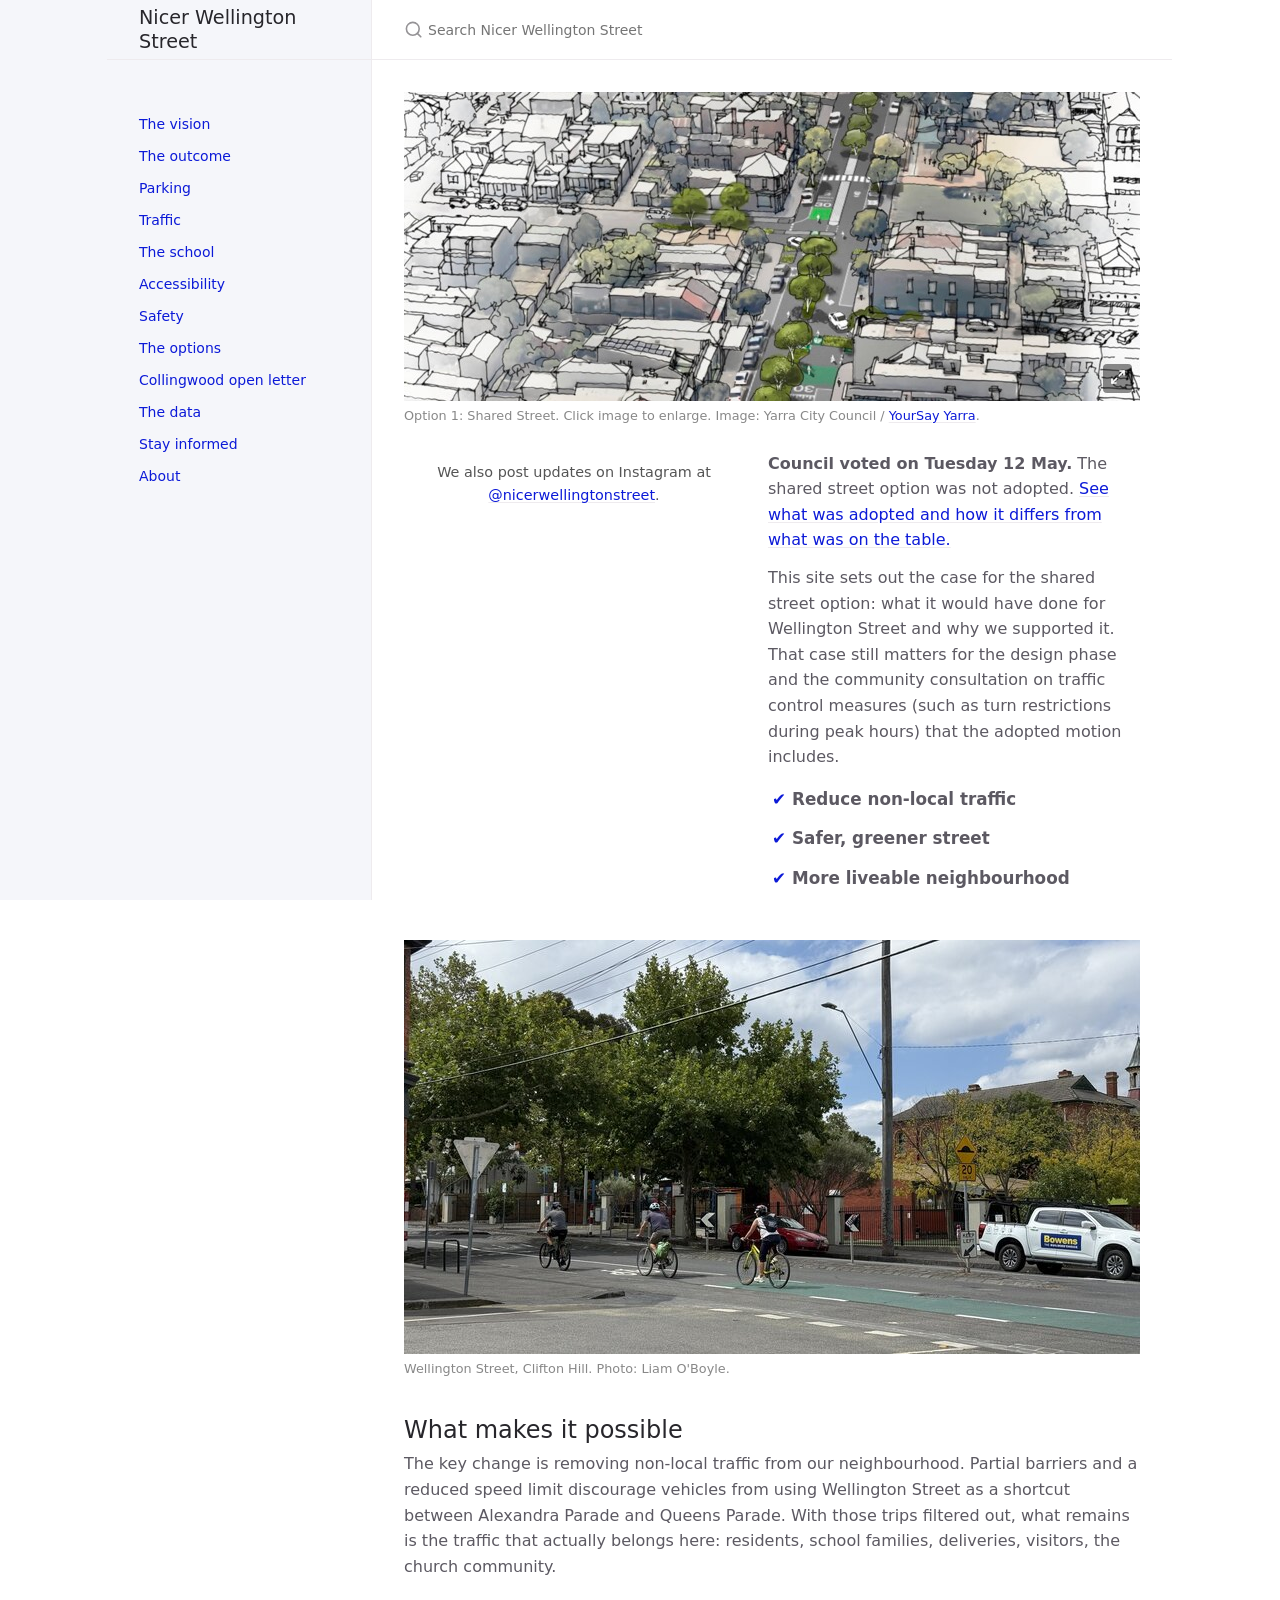
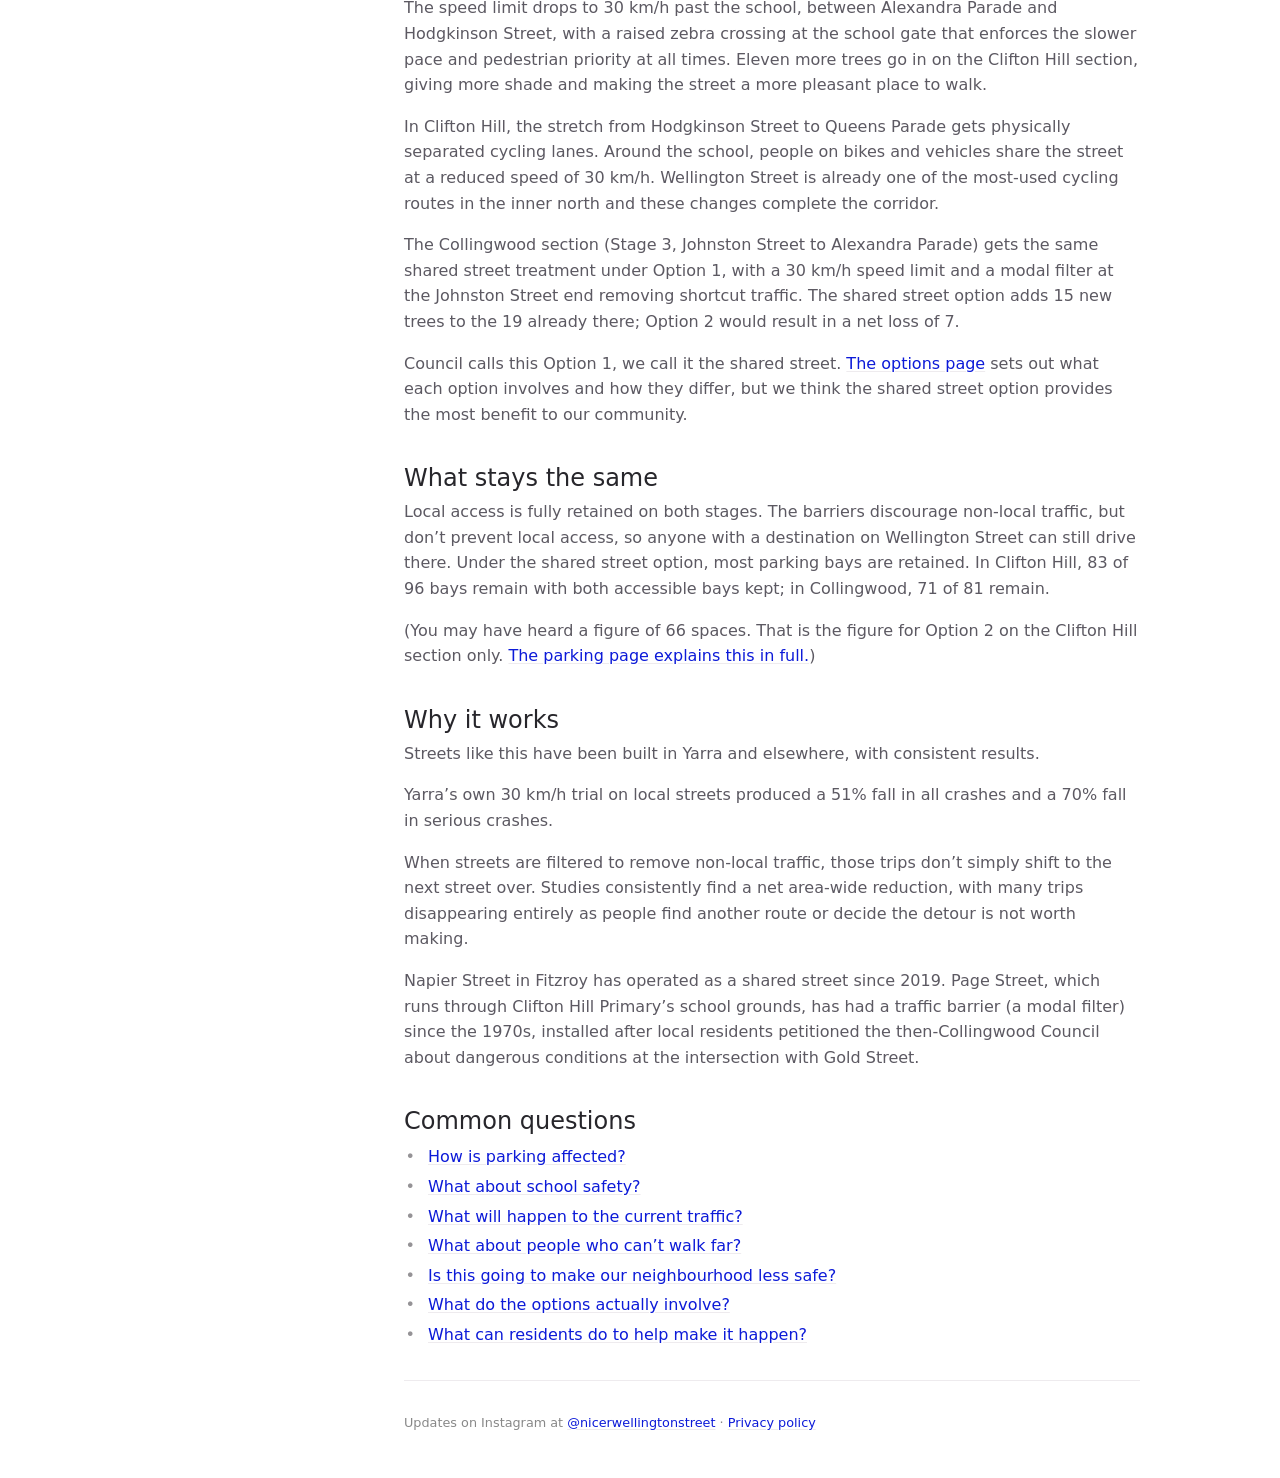
<file: index.html>
<!DOCTYPE html> <html lang="en-US"> <head> <meta charset="UTF-8"> <meta http-equiv="X-UA-Compatible" content="IE=Edge"> <link rel="stylesheet" href="/assets/css/just-the-docs-default.css"> <link rel="stylesheet" href="/assets/css/just-the-docs-head-nav.css" id="jtd-head-nav-stylesheet"> <style id="jtd-nav-activation"> .site-nav > ul.nav-list:first-child > li:not(:nth-child(1)) > a, .site-nav > ul.nav-list:first-child > li > ul > li a { background-image: none; } .site-nav > ul.nav-list:not(:first-child) a, .site-nav li.external a { background-image: none; } .site-nav > ul.nav-list:first-child > li:nth-child(1) > a { font-weight: 600; text-decoration: none; }.site-nav > ul.nav-list:first-child > li:nth-child(1) > button svg { transform: rotate(-90deg); }.site-nav > ul.nav-list:first-child > li.nav-list-item:nth-child(1) > ul.nav-list { display: block; } </style> <script async src="https://www.googletagmanager.com/gtag/js?id=G-J4YD6J9PZK"></script> <script> window.dataLayer = window.dataLayer || []; function gtag(){dataLayer.push(arguments);} gtag('js', new Date()); gtag('config', 'G-J4YD6J9PZK'); </script> <script src="/assets/js/vendor/lunr.min.js"></script> <script src="/assets/js/just-the-docs.js"></script> <meta name="viewport" content="width=device-width, initial-scale=1"> <link rel="apple-touch-icon" sizes="180x180" href="/assets/apple-touch-icon.png"> <link rel="icon" type="image/png" sizes="96x96" href="/assets/favicon-96x96.png"> <link rel="icon" type="image/png" sizes="32x32" href="/assets/favicon-32x32.png"> <link rel="icon" type="image/png" sizes="16x16" href="/assets/favicon-16x16.png"> <link rel="manifest" href="/site.webmanifest"> <title>Say Yes to a new Wellington St - Nicer Wellington Street</title> <meta property="og:title" content="Say Yes to a new Wellington St - Nicer Wellington Street" /> <meta property="twitter:title" content="Say Yes to a new Wellington St - Nicer Wellington Street" /> <!-- Begin Jekyll SEO tag v2.8.0 --> <meta name="generator" content="Jekyll v3.10.0" />  <meta property="og:locale" content="en_AU" /> <meta name="description" content="What Yarra Council’s Wellington Street proposals mean for Collingwood and Clifton Hill: less through-traffic, safer streets, new trees, and protected cycling infrastructure from Johnston Street to Queens Parade." /> <meta property="og:description" content="What Yarra Council’s Wellington Street proposals mean for Collingwood and Clifton Hill: less through-traffic, safer streets, new trees, and protected cycling infrastructure from Johnston Street to Queens Parade." /> <link rel="canonical" href="https://www.nicer-wellington-street.org/" /> <meta property="og:url" content="https://www.nicer-wellington-street.org/" /> <meta property="og:site_name" content="Nicer Wellington Street" /> <meta property="og:image" content="https://www.nicer-wellington-street.org/assets/images/cyclists-near-school-og.jpg" /> <meta property="og:image:height" content="630" /> <meta property="og:image:width" content="1200" /> <meta property="og:type" content="website" /> <meta name="twitter:card" content="summary_large_image" /> <meta property="twitter:image" content="https://www.nicer-wellington-street.org/assets/images/cyclists-near-school-og.jpg" />  <script type="application/ld+json"> {"@context":"https://schema.org","@type":"WebSite","description":"What Yarra Council’s Wellington Street proposals mean for Collingwood and Clifton Hill: less through-traffic, safer streets, new trees, and protected cycling infrastructure from Johnston Street to Queens Parade.","headline":"The vision","image":{"width":1200,"height":630,"url":"https://www.nicer-wellington-street.org/assets/images/cyclists-near-school-og.jpg","@type":"imageObject"},"name":"Nicer Wellington Street","url":"https://www.nicer-wellington-street.org/"}</script> <!-- End Jekyll SEO tag --> <style> /* just-the-docs sets 0.875rem (14px) on mobile; override to 16px for readability */ html { font-size: 1rem !important; } header .site-footer { display: none !important; } a { color: #0c1ad8; } a:visited { color: #0813c5; } a:hover { color: #0813c5; } .register-cta { background-color: #fbd016; border-left: 4px solid #0c1ad8; border-radius: 0 4px 4px 0; padding: 0.8em 1.25em; margin: 1.75em 0; } .register-cta p { margin: 0.4em 0; } .register-cta p:last-child { margin-top: 0.75em; margin-bottom: 0; } .register-cta strong { color: #0c1ad8; } .register-cta-instagram { font-size: 0.9em; } .btn-primary, .btn-primary:active, .btn-primary.selected { color: #0c1ad8 !important; background-color: #fbd016 !important; background-image: none !important; box-shadow: 0 1px 3px rgba(0,0,0,0.25), 0 4px 10px rgba(0,0,0,0.12); } .btn-primary:hover, .btn-primary.zeroclipboard-is-hover { color: #0c1ad8 !important; background-color: #e8c000 !important; background-image: none !important; } .register-cta .btn-primary, .register-cta .btn-primary:active, .register-cta .btn-primary.selected { color: #fff !important; background-color: #0c1ad8 !important; } .register-cta .btn-primary:hover, .register-cta .btn-primary.zeroclipboard-is-hover { color: #fff !important; background-color: #0813c5 !important; } .aux-nav-list-item a.site-button { height: auto !important; align-self: center; background-color: #fbd016 !important; background-image: none !important; color: #0c1ad8 !important; padding: 0.5em 1em !important; border-radius: 0 0 4px 4px; font-weight: 700; white-space: nowrap; box-shadow: 0 1px 3px rgba(0,0,0,0.25), 0 4px 10px rgba(0,0,0,0.12); } .aux-nav-list-item a.site-button:hover { background-color: #e8c000 !important; background-image: none !important; color: #0c1ad8 !important; text-decoration: none !important; } .key-points { margin: 1.25em 0; } .key-points li { padding: 0.25em 0; font-size: 1.05em; font-weight: 600; list-style-type: none; } .key-points li::before { content: "" !important; display: none !important; } .key-points li::marker { content: "\2714\0020"; color: #0c1ad8; } @media (min-width: 50rem) { .aux-nav { padding-right: 2rem !important; } } .voices { margin: 1.75em 0; } .voices h3 { font-size: 1em; font-weight: 600; color: #555; margin: 0 0 0.75em 0; text-transform: uppercase; letter-spacing: 0.04em; } .voice { margin: 0 0 1em 0; border-left: 3px solid #ddd; padding: 0.5em 0.85em; font-style: italic; } .voice p { margin: 0 0 0.4em 0; } .voice p:last-of-type { margin-bottom: 0; } .voice footer { margin-top: 0.5em; font-style: normal; } .voice cite { font-size: 0.85em; color: #888; } .voice cite::before { content: "— "; } .call-qrs { display: none; } @media (min-width: 50rem) { .call-qrs { display: block; margin: 1em 0 1.5em 0; } .call-qrs p { font-size: 0.85em; color: #555; margin: 0 0 0.6em 0; } .call-qrs-images { display: flex; flex-wrap: wrap; gap: 1.5em; } .call-qr-item { display: flex; flex-direction: column; } .call-qr-item p { font-size: 0.85em; color: #333; margin: 0 0 0.35em 0; line-height: 1.3; } .call-qrs-images img { width: 160px; height: auto; display: block; } } .support-split { display: flex; flex-direction: column-reverse; gap: 1.5em; margin: 1.5em 0; } .support-split-content p { margin: 0 0 0.75em 0; } .support-split-content p:last-child { margin-bottom: 0; } .support-split-instagram { font-size: 0.9em; color: #555; margin: 0.75em 0 0 0; text-align: center; } @media (min-width: 50rem) { .support-split { flex-direction: row; align-items: flex-start; } .support-split-form { flex: 0 0 340px; } .support-split-content { flex: 1; } } .ml-form-embedContent h4 { font-size: 30px !important; } .site-title { font-size: 1.2rem !important; } </style> <!-- Meta Pixel Code --> <script> !function(f,b,e,v,n,t,s) {if(f.fbq)return;n=f.fbq=function(){n.callMethod? n.callMethod.apply(n,arguments):n.queue.push(arguments)}; if(!f._fbq)f._fbq=n;n.push=n;n.loaded=!0;n.version='2.0'; n.queue=[];t=b.createElement(e);t.async=!0; t.src=v;s=b.getElementsByTagName(e)[0]; s.parentNode.insertBefore(t,s)}(window, document,'script', 'https://connect.facebook.net/en_US/fbevents.js'); fbq('init', '1318304476833039'); fbq('track', 'PageView'); </script> <noscript><img height="1" width="1" style="display:none" src="https://www.facebook.com/tr?id=1318304476833039&ev=PageView&noscript=1" /></noscript> <!-- End Meta Pixel Code --> <!-- MailerLite Universal --> <script> (function(w,d,e,u,f,l,n){w[f]=w[f]||function(){(w[f].q=w[f].q||[]) .push(arguments);},l=d.createElement(e),l.async=1,l.src=u, n=d.getElementsByTagName(e)[0],n.parentNode.insertBefore(l,n);}) (window,document,'script','https://assets.mailerlite.com/js/universal.js','ml'); window.__mlStub = window.ml; ml('account', '2239240'); </script> <!-- End MailerLite Universal --> <style> .ml-load-banner { position: fixed; top: 0; left: 0; right: 0; z-index: 10000; background-color: #f9f9f9; border-left: 4px solid #0c1ad8; box-shadow: 0 2px 6px rgba(0, 0, 0, 0.12); padding: 0.75em 1em; display: flex; align-items: center; gap: 0.75em; font-size: 0.95rem; line-height: 1.35; } .ml-load-banner-text { flex: 1; color: #222; } .ml-load-banner-text strong { color: #0c1ad8; } .ml-load-banner-copy { flex: 0 0 auto; background-color: #fbd016; color: #0c1ad8; border: none; border-radius: 3px; padding: 0.4em 0.85em; font-weight: 700; font-size: 0.9rem; cursor: pointer; box-shadow: 0 1px 3px rgba(0, 0, 0, 0.2); } .ml-load-banner-copy:hover { background-color: #e8c000; } .ml-load-banner-dismiss { flex: 0 0 auto; background: transparent; border: none; color: #555; font-size: 1.4rem; line-height: 1; padding: 0 0.25em; cursor: pointer; } .ml-load-banner-dismiss:hover { color: #000; } @media (max-width: 30rem) { .ml-load-banner { font-size: 0.88rem; padding: 0.6em 0.75em; gap: 0.5em; } } </style> <template id="ml-load-banner-template"> <div class="ml-load-banner" role="status"> <div class="ml-load-banner-text"> <strong>Our signup form didn't load.</strong> This is usually caused by a VPN, Instagram's browser, or an ad blocker. </div> <button type="button" class="ml-load-banner-copy" aria-live="polite">Copy link</button> <button type="button" class="ml-load-banner-dismiss" aria-label="Dismiss">&times;</button> </div> </template> <script> (function () { var DISMISS_KEY = 'mlBannerDismissed'; var TIMEOUT_MS = 3000; function alreadyDismissed() { try { return window.sessionStorage.getItem(DISMISS_KEY) === '1'; } catch (e) { return false; } } function markDismissed() { try { window.sessionStorage.setItem(DISMISS_KEY, '1'); } catch (e) { /* sessionStorage unavailable; dismissal won't persist, which is acceptable. */ } } function mlFailedToLoad() { /* If we never got a chance to stash the stub, treat as not-failed. */ if (typeof window.__mlStub !== 'function') return false; return window.ml === window.__mlStub; } function showBanner() { if (alreadyDismissed()) return; var tpl = document.getElementById('ml-load-banner-template'); if (!tpl) return; var node = tpl.content.firstElementChild.cloneNode(true); var copyBtn = node.querySelector('.ml-load-banner-copy'); copyBtn.addEventListener('click', function () { var url = window.location.href; var showCopied = function () { copyBtn.textContent = 'Copied'; setTimeout(function () { copyBtn.textContent = 'Copy link'; }, 2000); }; var showFailed = function () { copyBtn.textContent = 'Press & hold to copy'; setTimeout(function () { copyBtn.textContent = 'Copy link'; }, 3000); }; if (navigator.clipboard && navigator.clipboard.writeText) { navigator.clipboard.writeText(url).then(showCopied, showFailed); } else { showFailed(); } }); var dismissBtn = node.querySelector('.ml-load-banner-dismiss'); dismissBtn.addEventListener('click', function () { markDismissed(); if (node.parentNode) node.parentNode.removeChild(node); }); document.body.appendChild(node); } function check() { if (mlFailedToLoad()) showBanner(); } if (document.readyState === 'complete') { setTimeout(check, TIMEOUT_MS); } else { window.addEventListener('load', function () { setTimeout(check, TIMEOUT_MS); }); } })(); </script> </head> <body> <a class="skip-to-main" href="#main-content">Skip to main content</a> <svg xmlns="http://www.w3.org/2000/svg" class="d-none"> <symbol id="svg-link" viewBox="0 0 24 24"> <title>Link</title> <svg xmlns="http://www.w3.org/2000/svg" width="24" height="24" viewBox="0 0 24 24" fill="none" stroke="currentColor" stroke-width="2" stroke-linecap="round" stroke-linejoin="round" class="feather feather-link"> <path d="M10 13a5 5 0 0 0 7.54.54l3-3a5 5 0 0 0-7.07-7.07l-1.72 1.71"></path><path d="M14 11a5 5 0 0 0-7.54-.54l-3 3a5 5 0 0 0 7.07 7.07l1.71-1.71"></path> </svg> </symbol> <symbol id="svg-menu" viewBox="0 0 24 24"> <title>Menu</title> <svg xmlns="http://www.w3.org/2000/svg" width="24" height="24" viewBox="0 0 24 24" fill="none" stroke="currentColor" stroke-width="2" stroke-linecap="round" stroke-linejoin="round" class="feather feather-menu"> <line x1="3" y1="12" x2="21" y2="12"></line><line x1="3" y1="6" x2="21" y2="6"></line><line x1="3" y1="18" x2="21" y2="18"></line> </svg> </symbol> <symbol id="svg-arrow-right" viewBox="0 0 24 24"> <title>Expand</title> <svg xmlns="http://www.w3.org/2000/svg" width="24" height="24" viewBox="0 0 24 24" fill="none" stroke="currentColor" stroke-width="2" stroke-linecap="round" stroke-linejoin="round" class="feather feather-chevron-right"> <polyline points="9 18 15 12 9 6"></polyline> </svg> </symbol> <!-- Feather. MIT License: https://github.com/feathericons/feather/blob/master/LICENSE --> <symbol id="svg-external-link" width="24" height="24" viewBox="0 0 24 24" fill="none" stroke="currentColor" stroke-width="2" stroke-linecap="round" stroke-linejoin="round" class="feather feather-external-link"> <title id="svg-external-link-title">(external link)</title> <path d="M18 13v6a2 2 0 0 1-2 2H5a2 2 0 0 1-2-2V8a2 2 0 0 1 2-2h6"></path><polyline points="15 3 21 3 21 9"></polyline><line x1="10" y1="14" x2="21" y2="3"></line> </symbol> <symbol id="svg-doc" viewBox="0 0 24 24"> <title>Document</title> <svg xmlns="http://www.w3.org/2000/svg" width="24" height="24" viewBox="0 0 24 24" fill="none" stroke="currentColor" stroke-width="2" stroke-linecap="round" stroke-linejoin="round" class="feather feather-file"> <path d="M13 2H6a2 2 0 0 0-2 2v16a2 2 0 0 0 2 2h12a2 2 0 0 0 2-2V9z"></path><polyline points="13 2 13 9 20 9"></polyline> </svg> </symbol> <symbol id="svg-search" viewBox="0 0 24 24"> <title>Search</title> <svg xmlns="http://www.w3.org/2000/svg" width="24" height="24" viewBox="0 0 24 24" fill="none" stroke="currentColor" stroke-width="2" stroke-linecap="round" stroke-linejoin="round" class="feather feather-search"> <circle cx="11" cy="11" r="8"></circle><line x1="21" y1="21" x2="16.65" y2="16.65"></line> </svg> </symbol> <!-- Bootstrap Icons. MIT License: https://github.com/twbs/icons/blob/main/LICENSE.md --> <symbol id="svg-copy" viewBox="0 0 16 16"> <title>Copy</title> <svg xmlns="http://www.w3.org/2000/svg" width="16" height="16" fill="currentColor" class="bi bi-clipboard" viewBox="0 0 16 16"> <path d="M4 1.5H3a2 2 0 0 0-2 2V14a2 2 0 0 0 2 2h10a2 2 0 0 0 2-2V3.5a2 2 0 0 0-2-2h-1v1h1a1 1 0 0 1 1 1V14a1 1 0 0 1-1 1H3a1 1 0 0 1-1-1V3.5a1 1 0 0 1 1-1h1v-1z"/> <path d="M9.5 1a.5.5 0 0 1 .5.5v1a.5.5 0 0 1-.5.5h-3a.5.5 0 0 1-.5-.5v-1a.5.5 0 0 1 .5-.5h3zm-3-1A1.5 1.5 0 0 0 5 1.5v1A1.5 1.5 0 0 0 6.5 4h3A1.5 1.5 0 0 0 11 2.5v-1A1.5 1.5 0 0 0 9.5 0h-3z"/> </svg> </symbol> <symbol id="svg-copied" viewBox="0 0 16 16"> <title>Copied</title> <svg xmlns="http://www.w3.org/2000/svg" width="16" height="16" fill="currentColor" class="bi bi-clipboard-check-fill" viewBox="0 0 16 16"> <path d="M6.5 0A1.5 1.5 0 0 0 5 1.5v1A1.5 1.5 0 0 0 6.5 4h3A1.5 1.5 0 0 0 11 2.5v-1A1.5 1.5 0 0 0 9.5 0h-3Zm3 1a.5.5 0 0 1 .5.5v1a.5.5 0 0 1-.5.5h-3a.5.5 0 0 1-.5-.5v-1a.5.5 0 0 1 .5-.5h3Z"/> <path d="M4 1.5H3a2 2 0 0 0-2 2V14a2 2 0 0 0 2 2h10a2 2 0 0 0 2-2V3.5a2 2 0 0 0-2-2h-1v1A2.5 2.5 0 0 1 9.5 5h-3A2.5 2.5 0 0 1 4 2.5v-1Zm6.854 7.354-3 3a.5.5 0 0 1-.708 0l-1.5-1.5a.5.5 0 0 1 .708-.708L7.5 10.793l2.646-2.647a.5.5 0 0 1 .708.708Z"/> </svg> </symbol> </svg> <header class="side-bar"> <div class="site-header"> <a href="/" class="site-title lh-tight"> Nicer Wellington Street </a> <button id="menu-button" class="site-button btn-reset" aria-label="Menu" aria-expanded="false"> <svg viewBox="0 0 24 24" class="icon" aria-hidden="true"><use xlink:href="#svg-menu"></use></svg> </button> </div> <nav aria-label="Main" id="site-nav" class="site-nav"> <ul class="nav-list"><li class="nav-list-item"><a href="/" class="nav-list-link">The vision</a></li><li class="nav-list-item"><a href="/decision/" class="nav-list-link">The outcome</a></li><li class="nav-list-item"><a href="/parking/" class="nav-list-link">Parking</a></li><li class="nav-list-item"><a href="/traffic/" class="nav-list-link">Traffic</a></li><li class="nav-list-item"><a href="/school/" class="nav-list-link">The school</a></li><li class="nav-list-item"><a href="/access/" class="nav-list-link">Accessibility</a></li><li class="nav-list-item"><a href="/safety/" class="nav-list-link">Safety</a></li><li class="nav-list-item"><a href="/options/" class="nav-list-link">The options</a></li><li class="nav-list-item"><a href="/collingwood/" class="nav-list-link">Collingwood open letter</a></li><li class="nav-list-item"><a href="/data/" class="nav-list-link">The data</a></li><li class="nav-list-item"><a href="/action/" class="nav-list-link">Stay informed</a></li><li class="nav-list-item"><a href="/about/" class="nav-list-link">About</a></li></ul> </nav> <div class="d-md-block d-none site-footer"> This site uses <a href="https://github.com/just-the-docs/just-the-docs">Just the Docs</a>, a documentation theme for Jekyll. </div> </header> <div class="main" id="top"> <div id="main-header" class="main-header"> <div class="search" role="search"> <div class="search-input-wrap"> <input type="text" id="search-input" class="search-input" tabindex="0" placeholder="Search Nicer Wellington Street" autocomplete="off"> <label for="search-input" class="search-label"> <span class="sr-only">Search Nicer Wellington Street</span> <svg viewBox="0 0 24 24" class="search-icon" aria-hidden="true"><use xlink:href="#svg-search"></use></svg> </label> </div> <div id="search-results" class="search-results"></div> </div> </div> <div class="main-content-wrap"> <div id="main-content" class="main-content"> <main> <figure style="margin: 0 0 1.5em 0;"> <div style="position: relative; cursor: pointer;" onclick="document.getElementById('render-modal').showModal();document.body.style.overflow='hidden'"> <img src="/assets/images/wellington-north-option1-render-slice-736w.jpg" srcset="/assets/images/wellington-north-option1-render-slice-736w.jpg 736w, /assets/images/wellington-north-option1-render-slice-1472w.jpg 1472w" sizes="(max-width: 800px) 100vw, 736px" alt="Aerial render of Wellington Street North under the shared street option, showing a tree-lined street with reduced traffic" style="width: 100%; height: auto; display: block;" /> <span style="position: absolute; bottom: 0.5em; right: 0.5em; background: rgba(0,0,0,0.45); color: #fff; border-radius: 4px; padding: 0.3em 0.4em; line-height: 1; pointer-events: none;" aria-hidden="true"><svg xmlns="http://www.w3.org/2000/svg" width="16" height="16" viewBox="0 0 24 24" fill="none" stroke="currentColor" stroke-width="2.5" stroke-linecap="round" stroke-linejoin="round"><polyline points="15 3 21 3 21 9"></polyline><polyline points="9 21 3 21 3 15"></polyline><line x1="21" y1="3" x2="14" y2="10"></line><line x1="3" y1="21" x2="10" y2="14"></line></svg></span> </div> <figcaption style="font-size: 0.8em; color: #888; margin-top: 0.4em;">Option 1: Shared Street. Click image to enlarge. Image: Yarra City Council / <a href="https://yoursayyarra.com.au/building-safer-wellington-street/wellington-street-north-clifton-hill">YourSay Yarra</a>.</figcaption> </figure> <dialog id="render-modal" style="width: min(95vw, 960px); padding: 1.25em; border: 1px solid #ddd; border-radius: 6px;"> <div style="display: flex; justify-content: space-between; align-items: center; margin-bottom: 0.75em;"> <strong>Option 1: Shared Street</strong> <button onclick="document.getElementById('render-modal').close()" style="background: none; border: none; cursor: pointer; font-size: 1.25em; line-height: 1; padding: 0 0.25em;">✕</button> </div> <img src="/assets/images/wellington-north-option1-render.jpg" srcset="/assets/images/wellington-north-option1-render-736w.jpg 736w, /assets/images/wellington-north-option1-render.jpg 1272w" sizes="(max-width: 800px) 100vw, 960px" alt="Aerial perspective render of Wellington Street in Clifton Hill under the shared street option, showing a tree-lined street with reduced traffic and a 30 km/h zone" style="width: 100%; height: auto; display: block;" /> <p style="font-size: 0.85em; color: #666; margin-top: 0.5em; margin-bottom: 0;">Council's visualisation of Option 1 on Wellington Street in Clifton Hill. Image: Yarra City Council / <a href="https://yoursayyarra.com.au/building-safer-wellington-street/wellington-street-north-clifton-hill">YourSay Yarra</a>. The YourSay project page includes an interactive version of this image, highlighting each specific treatment area.</p> </dialog> <style> #render-modal::backdrop { background: rgba(0, 0, 0, 0.5); } </style> <script> (function() { var m = document.getElementById('render-modal'); m.addEventListener('close', function() { document.body.style.overflow = ''; }); m.addEventListener('click', function(e) { if (e.target === m) m.close(); }); })(); </script> <div class="support-split"> <div class="support-split-form"> <div class="ml-embedded" data-form="Ug1OOV"></div> <p class="support-split-instagram">We also post updates on Instagram at <a href="https://www.instagram.com/nicerwellingtonstreet">@nicerwellingtonstreet</a>.</p> </div> <div class="support-split-content"> <p><strong>Council voted on Tuesday 12 May.</strong> The shared street option was not adopted. <a href="/decision/">See what was adopted and how it differs from what was on the table.</a></p> <p>This site sets out the case for the shared street option: what it would have done for Wellington Street and why we supported it. That case still matters for the design phase and the community consultation on traffic control measures (such as turn restrictions during peak hours) that the adopted motion includes.</p> <ul class="key-points"> <li>Reduce non-local traffic</li> <li>Safer, greener street</li> <li>More liveable neighbourhood</li> </ul> </div> </div> <figure style="margin: 0 0 1.5em 0;"> <img src="/assets/images/cyclists-near-school-736w.jpg" srcset="/assets/images/cyclists-near-school-736w.jpg 736w, /assets/images/cyclists-near-school-1472w.jpg 1472w" sizes="(max-width: 800px) 100vw, 736px" alt="Three people on bikes on the green bike lane on Wellington Street in Clifton Hill, passing the school" style="width: 100%; height: auto; display: block;" /> <figcaption style="font-size: 0.8em; color: #888; margin-top: 0.4em;">Wellington Street, Clifton Hill. Photo: Liam O'Boyle.</figcaption> </figure> <h2 id="what-makes-it-possible"> <a href="#what-makes-it-possible" class="anchor-heading" aria-labelledby="what-makes-it-possible"><svg viewBox="0 0 16 16" aria-hidden="true"><use xlink:href="#svg-link"></use></svg></a> What makes it possible </h2> <p>The key change is removing non-local traffic from our neighbourhood. Partial barriers and a reduced speed limit discourage vehicles from using Wellington Street as a shortcut between Alexandra Parade and Queens Parade. With those trips filtered out, what remains is the traffic that actually belongs here: residents, school families, deliveries, visitors, the church community.</p> <p>The speed limit drops to 30 km/h past the school, between Alexandra Parade and Hodgkinson Street, with a raised zebra crossing at the school gate that enforces the slower pace and pedestrian priority at all times. Eleven more trees go in on the Clifton Hill section, giving more shade and making the street a more pleasant place to walk.</p> <p>In Clifton Hill, the stretch from Hodgkinson Street to Queens Parade gets physically separated cycling lanes. Around the school, people on bikes and vehicles share the street at a reduced speed of 30 km/h. Wellington Street is already one of the most-used cycling routes in the inner north and these changes complete the corridor.</p> <p>The Collingwood section (Stage 3, Johnston Street to Alexandra Parade) gets the same shared street treatment under Option 1, with a 30 km/h speed limit and a modal filter at the Johnston Street end removing shortcut traffic. The shared street option adds 15 new trees to the 19 already there; Option 2 would result in a net loss of 7.</p> <p>Council calls this Option 1, we call it the shared street. <a href="/options/">The options page</a> sets out what each option involves and how they differ, but we think the shared street option provides the most benefit to our community.</p> <h2 id="what-stays-the-same"> <a href="#what-stays-the-same" class="anchor-heading" aria-labelledby="what-stays-the-same"><svg viewBox="0 0 16 16" aria-hidden="true"><use xlink:href="#svg-link"></use></svg></a> What stays the same </h2> <p>Local access is fully retained on both stages. The barriers discourage non-local traffic, but don’t prevent local access, so anyone with a destination on Wellington Street can still drive there. Under the shared street option, most parking bays are retained. In Clifton Hill, 83 of 96 bays remain with both accessible bays kept; in Collingwood, 71 of 81 remain.</p> <p>(You may have heard a figure of 66 spaces. That is the figure for Option 2 on the Clifton Hill section only. <a href="/parking/">The parking page explains this in full.</a>)</p> <h2 id="why-it-works"> <a href="#why-it-works" class="anchor-heading" aria-labelledby="why-it-works"><svg viewBox="0 0 16 16" aria-hidden="true"><use xlink:href="#svg-link"></use></svg></a> Why it works </h2> <p>Streets like this have been built in Yarra and elsewhere, with consistent results.</p> <p>Yarra’s own 30 km/h trial on local streets produced a 51% fall in all crashes and a 70% fall in serious crashes.</p> <p>When streets are filtered to remove non-local traffic, those trips don’t simply shift to the next street over. Studies consistently find a net area-wide reduction, with many trips disappearing entirely as people find another route or decide the detour is not worth making.</p> <p>Napier Street in Fitzroy has operated as a shared street since 2019. Page Street, which runs through Clifton Hill Primary’s school grounds, has had a traffic barrier (a modal filter) since the 1970s, installed after local residents petitioned the then-Collingwood Council about dangerous conditions at the intersection with Gold Street.</p> <h2 id="common-questions"> <a href="#common-questions" class="anchor-heading" aria-labelledby="common-questions"><svg viewBox="0 0 16 16" aria-hidden="true"><use xlink:href="#svg-link"></use></svg></a> Common questions </h2> <ul> <li><a href="/parking/">How is parking affected?</a></li> <li><a href="/school/">What about school safety?</a></li> <li><a href="/traffic/">What will happen to the current traffic?</a></li> <li><a href="/access/">What about people who can’t walk far?</a></li> <li><a href="/safety/">Is this going to make our neighbourhood less safe?</a></li> <li><a href="/options/">What do the options actually involve?</a></li> <li><a href="/action/">What can residents do to help make it happen?</a></li> </ul> </main> <hr> <footer> <p style="font-size: 0.8em; color: #888; margin-top: 1.5em;">Updates on Instagram at <a href="https://www.instagram.com/nicerwellingtonstreet">@nicerwellingtonstreet</a> &middot; <a href="/privacy/">Privacy policy</a></p> <script> document.addEventListener('DOMContentLoaded', function () { document.querySelectorAll('a[href^="http"]').forEach(function (link) { if (link.hostname !== window.location.hostname) { link.setAttribute('target', '_blank'); link.setAttribute('rel', 'noopener noreferrer'); } }); }); </script> <div class="d-md-none mt-4 fs-2"> This site uses <a href="https://github.com/just-the-docs/just-the-docs">Just the Docs</a>, a documentation theme for Jekyll. </div> </footer> </div> </div> <div class="search-overlay"></div> </div> </body> </html>
</file>
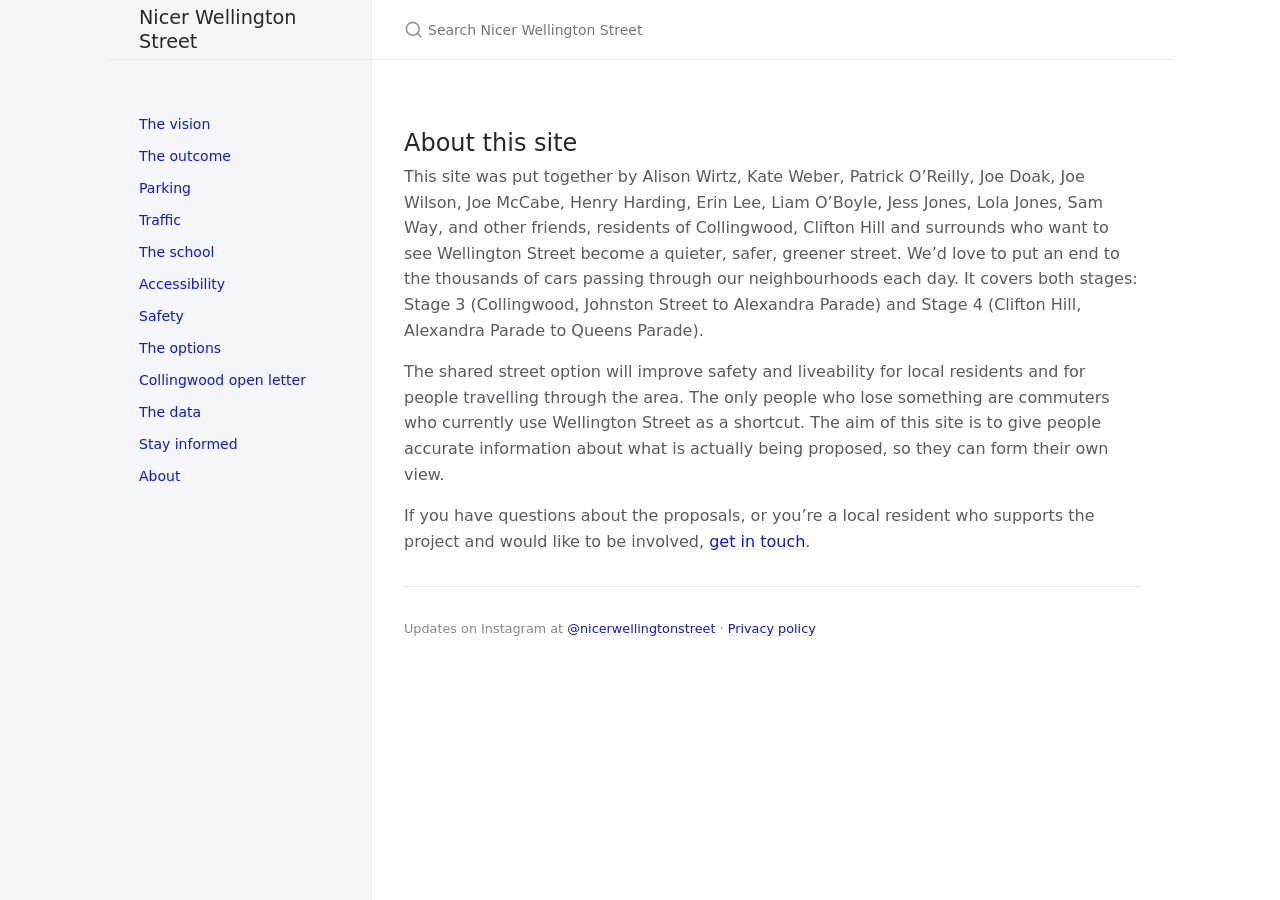
<file: about/index.html>
<!DOCTYPE html> <html lang="en-US"> <head> <meta charset="UTF-8"> <meta http-equiv="X-UA-Compatible" content="IE=Edge"> <link rel="stylesheet" href="/assets/css/just-the-docs-default.css"> <link rel="stylesheet" href="/assets/css/just-the-docs-head-nav.css" id="jtd-head-nav-stylesheet"> <style id="jtd-nav-activation"> .site-nav > ul.nav-list:first-child > li:not(:nth-child(12)) > a, .site-nav > ul.nav-list:first-child > li > ul > li a { background-image: none; } .site-nav > ul.nav-list:not(:first-child) a, .site-nav li.external a { background-image: none; } .site-nav > ul.nav-list:first-child > li:nth-child(12) > a { font-weight: 600; text-decoration: none; }.site-nav > ul.nav-list:first-child > li:nth-child(12) > button svg { transform: rotate(-90deg); }.site-nav > ul.nav-list:first-child > li.nav-list-item:nth-child(12) > ul.nav-list { display: block; } </style> <script async src="https://www.googletagmanager.com/gtag/js?id=G-J4YD6J9PZK"></script> <script> window.dataLayer = window.dataLayer || []; function gtag(){dataLayer.push(arguments);} gtag('js', new Date()); gtag('config', 'G-J4YD6J9PZK'); </script> <script src="/assets/js/vendor/lunr.min.js"></script> <script src="/assets/js/just-the-docs.js"></script> <meta name="viewport" content="width=device-width, initial-scale=1"> <link rel="apple-touch-icon" sizes="180x180" href="/assets/apple-touch-icon.png"> <link rel="icon" type="image/png" sizes="96x96" href="/assets/favicon-96x96.png"> <link rel="icon" type="image/png" sizes="32x32" href="/assets/favicon-32x32.png"> <link rel="icon" type="image/png" sizes="16x16" href="/assets/favicon-16x16.png"> <link rel="manifest" href="/site.webmanifest"> <title>About - Nicer Wellington Street</title> <meta property="og:title" content="About - Nicer Wellington Street" /> <meta property="twitter:title" content="About - Nicer Wellington Street" /> <!-- Begin Jekyll SEO tag v2.8.0 --> <meta name="generator" content="Jekyll v3.10.0" />  <meta property="og:locale" content="en_AU" /> <meta name="description" content="An independent community information site about Yarra Council’s Wellington Street proposals for Collingwood and Clifton Hill, put together by local residents to help people understand what is actually being proposed." /> <meta property="og:description" content="An independent community information site about Yarra Council’s Wellington Street proposals for Collingwood and Clifton Hill, put together by local residents to help people understand what is actually being proposed." /> <link rel="canonical" href="https://www.nicer-wellington-street.org/about/" /> <meta property="og:url" content="https://www.nicer-wellington-street.org/about/" /> <meta property="og:site_name" content="Nicer Wellington Street" /> <meta property="og:image" content="https://www.nicer-wellington-street.org/assets/images/og-image.jpg" /> <meta property="og:image:height" content="630" /> <meta property="og:image:width" content="1200" /> <meta property="og:type" content="website" /> <meta name="twitter:card" content="summary_large_image" /> <meta property="twitter:image" content="https://www.nicer-wellington-street.org/assets/images/og-image.jpg" />  <script type="application/ld+json"> {"@context":"https://schema.org","@type":"WebSite","description":"An independent community information site about Yarra Council’s Wellington Street proposals for Collingwood and Clifton Hill, put together by local residents to help people understand what is actually being proposed.","headline":"About","image":{"width":1200,"height":630,"url":"https://www.nicer-wellington-street.org/assets/images/og-image.jpg","@type":"imageObject"},"name":"Nicer Wellington Street","url":"https://www.nicer-wellington-street.org/about/"}</script> <!-- End Jekyll SEO tag --> <style> /* just-the-docs sets 0.875rem (14px) on mobile; override to 16px for readability */ html { font-size: 1rem !important; } header .site-footer { display: none !important; } a { color: #0c1ad8; } a:visited { color: #0813c5; } a:hover { color: #0813c5; } .register-cta { background-color: #fbd016; border-left: 4px solid #0c1ad8; border-radius: 0 4px 4px 0; padding: 0.8em 1.25em; margin: 1.75em 0; } .register-cta p { margin: 0.4em 0; } .register-cta p:last-child { margin-top: 0.75em; margin-bottom: 0; } .register-cta strong { color: #0c1ad8; } .register-cta-instagram { font-size: 0.9em; } .btn-primary, .btn-primary:active, .btn-primary.selected { color: #0c1ad8 !important; background-color: #fbd016 !important; background-image: none !important; box-shadow: 0 1px 3px rgba(0,0,0,0.25), 0 4px 10px rgba(0,0,0,0.12); } .btn-primary:hover, .btn-primary.zeroclipboard-is-hover { color: #0c1ad8 !important; background-color: #e8c000 !important; background-image: none !important; } .register-cta .btn-primary, .register-cta .btn-primary:active, .register-cta .btn-primary.selected { color: #fff !important; background-color: #0c1ad8 !important; } .register-cta .btn-primary:hover, .register-cta .btn-primary.zeroclipboard-is-hover { color: #fff !important; background-color: #0813c5 !important; } .aux-nav-list-item a.site-button { height: auto !important; align-self: center; background-color: #fbd016 !important; background-image: none !important; color: #0c1ad8 !important; padding: 0.5em 1em !important; border-radius: 0 0 4px 4px; font-weight: 700; white-space: nowrap; box-shadow: 0 1px 3px rgba(0,0,0,0.25), 0 4px 10px rgba(0,0,0,0.12); } .aux-nav-list-item a.site-button:hover { background-color: #e8c000 !important; background-image: none !important; color: #0c1ad8 !important; text-decoration: none !important; } .key-points { margin: 1.25em 0; } .key-points li { padding: 0.25em 0; font-size: 1.05em; font-weight: 600; list-style-type: none; } .key-points li::before { content: "" !important; display: none !important; } .key-points li::marker { content: "\2714\0020"; color: #0c1ad8; } @media (min-width: 50rem) { .aux-nav { padding-right: 2rem !important; } } .voices { margin: 1.75em 0; } .voices h3 { font-size: 1em; font-weight: 600; color: #555; margin: 0 0 0.75em 0; text-transform: uppercase; letter-spacing: 0.04em; } .voice { margin: 0 0 1em 0; border-left: 3px solid #ddd; padding: 0.5em 0.85em; font-style: italic; } .voice p { margin: 0 0 0.4em 0; } .voice p:last-of-type { margin-bottom: 0; } .voice footer { margin-top: 0.5em; font-style: normal; } .voice cite { font-size: 0.85em; color: #888; } .voice cite::before { content: "— "; } .call-qrs { display: none; } @media (min-width: 50rem) { .call-qrs { display: block; margin: 1em 0 1.5em 0; } .call-qrs p { font-size: 0.85em; color: #555; margin: 0 0 0.6em 0; } .call-qrs-images { display: flex; flex-wrap: wrap; gap: 1.5em; } .call-qr-item { display: flex; flex-direction: column; } .call-qr-item p { font-size: 0.85em; color: #333; margin: 0 0 0.35em 0; line-height: 1.3; } .call-qrs-images img { width: 160px; height: auto; display: block; } } .support-split { display: flex; flex-direction: column-reverse; gap: 1.5em; margin: 1.5em 0; } .support-split-content p { margin: 0 0 0.75em 0; } .support-split-content p:last-child { margin-bottom: 0; } .support-split-instagram { font-size: 0.9em; color: #555; margin: 0.75em 0 0 0; text-align: center; } @media (min-width: 50rem) { .support-split { flex-direction: row; align-items: flex-start; } .support-split-form { flex: 0 0 340px; } .support-split-content { flex: 1; } } .ml-form-embedContent h4 { font-size: 30px !important; } .site-title { font-size: 1.2rem !important; } </style> <!-- Meta Pixel Code --> <script> !function(f,b,e,v,n,t,s) {if(f.fbq)return;n=f.fbq=function(){n.callMethod? n.callMethod.apply(n,arguments):n.queue.push(arguments)}; if(!f._fbq)f._fbq=n;n.push=n;n.loaded=!0;n.version='2.0'; n.queue=[];t=b.createElement(e);t.async=!0; t.src=v;s=b.getElementsByTagName(e)[0]; s.parentNode.insertBefore(t,s)}(window, document,'script', 'https://connect.facebook.net/en_US/fbevents.js'); fbq('init', '1318304476833039'); fbq('track', 'PageView'); </script> <noscript><img height="1" width="1" style="display:none" src="https://www.facebook.com/tr?id=1318304476833039&ev=PageView&noscript=1" /></noscript> <!-- End Meta Pixel Code --> <!-- MailerLite Universal --> <script> (function(w,d,e,u,f,l,n){w[f]=w[f]||function(){(w[f].q=w[f].q||[]) .push(arguments);},l=d.createElement(e),l.async=1,l.src=u, n=d.getElementsByTagName(e)[0],n.parentNode.insertBefore(l,n);}) (window,document,'script','https://assets.mailerlite.com/js/universal.js','ml'); window.__mlStub = window.ml; ml('account', '2239240'); </script> <!-- End MailerLite Universal --> <style> .ml-load-banner { position: fixed; top: 0; left: 0; right: 0; z-index: 10000; background-color: #f9f9f9; border-left: 4px solid #0c1ad8; box-shadow: 0 2px 6px rgba(0, 0, 0, 0.12); padding: 0.75em 1em; display: flex; align-items: center; gap: 0.75em; font-size: 0.95rem; line-height: 1.35; } .ml-load-banner-text { flex: 1; color: #222; } .ml-load-banner-text strong { color: #0c1ad8; } .ml-load-banner-copy { flex: 0 0 auto; background-color: #fbd016; color: #0c1ad8; border: none; border-radius: 3px; padding: 0.4em 0.85em; font-weight: 700; font-size: 0.9rem; cursor: pointer; box-shadow: 0 1px 3px rgba(0, 0, 0, 0.2); } .ml-load-banner-copy:hover { background-color: #e8c000; } .ml-load-banner-dismiss { flex: 0 0 auto; background: transparent; border: none; color: #555; font-size: 1.4rem; line-height: 1; padding: 0 0.25em; cursor: pointer; } .ml-load-banner-dismiss:hover { color: #000; } @media (max-width: 30rem) { .ml-load-banner { font-size: 0.88rem; padding: 0.6em 0.75em; gap: 0.5em; } } </style> <template id="ml-load-banner-template"> <div class="ml-load-banner" role="status"> <div class="ml-load-banner-text"> <strong>Our signup form didn't load.</strong> This is usually caused by a VPN, Instagram's browser, or an ad blocker. </div> <button type="button" class="ml-load-banner-copy" aria-live="polite">Copy link</button> <button type="button" class="ml-load-banner-dismiss" aria-label="Dismiss">&times;</button> </div> </template> <script> (function () { var DISMISS_KEY = 'mlBannerDismissed'; var TIMEOUT_MS = 3000; function alreadyDismissed() { try { return window.sessionStorage.getItem(DISMISS_KEY) === '1'; } catch (e) { return false; } } function markDismissed() { try { window.sessionStorage.setItem(DISMISS_KEY, '1'); } catch (e) { /* sessionStorage unavailable; dismissal won't persist, which is acceptable. */ } } function mlFailedToLoad() { /* If we never got a chance to stash the stub, treat as not-failed. */ if (typeof window.__mlStub !== 'function') return false; return window.ml === window.__mlStub; } function showBanner() { if (alreadyDismissed()) return; var tpl = document.getElementById('ml-load-banner-template'); if (!tpl) return; var node = tpl.content.firstElementChild.cloneNode(true); var copyBtn = node.querySelector('.ml-load-banner-copy'); copyBtn.addEventListener('click', function () { var url = window.location.href; var showCopied = function () { copyBtn.textContent = 'Copied'; setTimeout(function () { copyBtn.textContent = 'Copy link'; }, 2000); }; var showFailed = function () { copyBtn.textContent = 'Press & hold to copy'; setTimeout(function () { copyBtn.textContent = 'Copy link'; }, 3000); }; if (navigator.clipboard && navigator.clipboard.writeText) { navigator.clipboard.writeText(url).then(showCopied, showFailed); } else { showFailed(); } }); var dismissBtn = node.querySelector('.ml-load-banner-dismiss'); dismissBtn.addEventListener('click', function () { markDismissed(); if (node.parentNode) node.parentNode.removeChild(node); }); document.body.appendChild(node); } function check() { if (mlFailedToLoad()) showBanner(); } if (document.readyState === 'complete') { setTimeout(check, TIMEOUT_MS); } else { window.addEventListener('load', function () { setTimeout(check, TIMEOUT_MS); }); } })(); </script> </head> <body> <a class="skip-to-main" href="#main-content">Skip to main content</a> <svg xmlns="http://www.w3.org/2000/svg" class="d-none"> <symbol id="svg-link" viewBox="0 0 24 24"> <title>Link</title> <svg xmlns="http://www.w3.org/2000/svg" width="24" height="24" viewBox="0 0 24 24" fill="none" stroke="currentColor" stroke-width="2" stroke-linecap="round" stroke-linejoin="round" class="feather feather-link"> <path d="M10 13a5 5 0 0 0 7.54.54l3-3a5 5 0 0 0-7.07-7.07l-1.72 1.71"></path><path d="M14 11a5 5 0 0 0-7.54-.54l-3 3a5 5 0 0 0 7.07 7.07l1.71-1.71"></path> </svg> </symbol> <symbol id="svg-menu" viewBox="0 0 24 24"> <title>Menu</title> <svg xmlns="http://www.w3.org/2000/svg" width="24" height="24" viewBox="0 0 24 24" fill="none" stroke="currentColor" stroke-width="2" stroke-linecap="round" stroke-linejoin="round" class="feather feather-menu"> <line x1="3" y1="12" x2="21" y2="12"></line><line x1="3" y1="6" x2="21" y2="6"></line><line x1="3" y1="18" x2="21" y2="18"></line> </svg> </symbol> <symbol id="svg-arrow-right" viewBox="0 0 24 24"> <title>Expand</title> <svg xmlns="http://www.w3.org/2000/svg" width="24" height="24" viewBox="0 0 24 24" fill="none" stroke="currentColor" stroke-width="2" stroke-linecap="round" stroke-linejoin="round" class="feather feather-chevron-right"> <polyline points="9 18 15 12 9 6"></polyline> </svg> </symbol> <!-- Feather. MIT License: https://github.com/feathericons/feather/blob/master/LICENSE --> <symbol id="svg-external-link" width="24" height="24" viewBox="0 0 24 24" fill="none" stroke="currentColor" stroke-width="2" stroke-linecap="round" stroke-linejoin="round" class="feather feather-external-link"> <title id="svg-external-link-title">(external link)</title> <path d="M18 13v6a2 2 0 0 1-2 2H5a2 2 0 0 1-2-2V8a2 2 0 0 1 2-2h6"></path><polyline points="15 3 21 3 21 9"></polyline><line x1="10" y1="14" x2="21" y2="3"></line> </symbol> <symbol id="svg-doc" viewBox="0 0 24 24"> <title>Document</title> <svg xmlns="http://www.w3.org/2000/svg" width="24" height="24" viewBox="0 0 24 24" fill="none" stroke="currentColor" stroke-width="2" stroke-linecap="round" stroke-linejoin="round" class="feather feather-file"> <path d="M13 2H6a2 2 0 0 0-2 2v16a2 2 0 0 0 2 2h12a2 2 0 0 0 2-2V9z"></path><polyline points="13 2 13 9 20 9"></polyline> </svg> </symbol> <symbol id="svg-search" viewBox="0 0 24 24"> <title>Search</title> <svg xmlns="http://www.w3.org/2000/svg" width="24" height="24" viewBox="0 0 24 24" fill="none" stroke="currentColor" stroke-width="2" stroke-linecap="round" stroke-linejoin="round" class="feather feather-search"> <circle cx="11" cy="11" r="8"></circle><line x1="21" y1="21" x2="16.65" y2="16.65"></line> </svg> </symbol> <!-- Bootstrap Icons. MIT License: https://github.com/twbs/icons/blob/main/LICENSE.md --> <symbol id="svg-copy" viewBox="0 0 16 16"> <title>Copy</title> <svg xmlns="http://www.w3.org/2000/svg" width="16" height="16" fill="currentColor" class="bi bi-clipboard" viewBox="0 0 16 16"> <path d="M4 1.5H3a2 2 0 0 0-2 2V14a2 2 0 0 0 2 2h10a2 2 0 0 0 2-2V3.5a2 2 0 0 0-2-2h-1v1h1a1 1 0 0 1 1 1V14a1 1 0 0 1-1 1H3a1 1 0 0 1-1-1V3.5a1 1 0 0 1 1-1h1v-1z"/> <path d="M9.5 1a.5.5 0 0 1 .5.5v1a.5.5 0 0 1-.5.5h-3a.5.5 0 0 1-.5-.5v-1a.5.5 0 0 1 .5-.5h3zm-3-1A1.5 1.5 0 0 0 5 1.5v1A1.5 1.5 0 0 0 6.5 4h3A1.5 1.5 0 0 0 11 2.5v-1A1.5 1.5 0 0 0 9.5 0h-3z"/> </svg> </symbol> <symbol id="svg-copied" viewBox="0 0 16 16"> <title>Copied</title> <svg xmlns="http://www.w3.org/2000/svg" width="16" height="16" fill="currentColor" class="bi bi-clipboard-check-fill" viewBox="0 0 16 16"> <path d="M6.5 0A1.5 1.5 0 0 0 5 1.5v1A1.5 1.5 0 0 0 6.5 4h3A1.5 1.5 0 0 0 11 2.5v-1A1.5 1.5 0 0 0 9.5 0h-3Zm3 1a.5.5 0 0 1 .5.5v1a.5.5 0 0 1-.5.5h-3a.5.5 0 0 1-.5-.5v-1a.5.5 0 0 1 .5-.5h3Z"/> <path d="M4 1.5H3a2 2 0 0 0-2 2V14a2 2 0 0 0 2 2h10a2 2 0 0 0 2-2V3.5a2 2 0 0 0-2-2h-1v1A2.5 2.5 0 0 1 9.5 5h-3A2.5 2.5 0 0 1 4 2.5v-1Zm6.854 7.354-3 3a.5.5 0 0 1-.708 0l-1.5-1.5a.5.5 0 0 1 .708-.708L7.5 10.793l2.646-2.647a.5.5 0 0 1 .708.708Z"/> </svg> </symbol> </svg> <header class="side-bar"> <div class="site-header"> <a href="/" class="site-title lh-tight"> Nicer Wellington Street </a> <button id="menu-button" class="site-button btn-reset" aria-label="Menu" aria-expanded="false"> <svg viewBox="0 0 24 24" class="icon" aria-hidden="true"><use xlink:href="#svg-menu"></use></svg> </button> </div> <nav aria-label="Main" id="site-nav" class="site-nav"> <ul class="nav-list"><li class="nav-list-item"><a href="/" class="nav-list-link">The vision</a></li><li class="nav-list-item"><a href="/decision/" class="nav-list-link">The outcome</a></li><li class="nav-list-item"><a href="/parking/" class="nav-list-link">Parking</a></li><li class="nav-list-item"><a href="/traffic/" class="nav-list-link">Traffic</a></li><li class="nav-list-item"><a href="/school/" class="nav-list-link">The school</a></li><li class="nav-list-item"><a href="/access/" class="nav-list-link">Accessibility</a></li><li class="nav-list-item"><a href="/safety/" class="nav-list-link">Safety</a></li><li class="nav-list-item"><a href="/options/" class="nav-list-link">The options</a></li><li class="nav-list-item"><a href="/collingwood/" class="nav-list-link">Collingwood open letter</a></li><li class="nav-list-item"><a href="/data/" class="nav-list-link">The data</a></li><li class="nav-list-item"><a href="/action/" class="nav-list-link">Stay informed</a></li><li class="nav-list-item"><a href="/about/" class="nav-list-link">About</a></li></ul> </nav> <div class="d-md-block d-none site-footer"> This site uses <a href="https://github.com/just-the-docs/just-the-docs">Just the Docs</a>, a documentation theme for Jekyll. </div> </header> <div class="main" id="top"> <div id="main-header" class="main-header"> <div class="search" role="search"> <div class="search-input-wrap"> <input type="text" id="search-input" class="search-input" tabindex="0" placeholder="Search Nicer Wellington Street" autocomplete="off"> <label for="search-input" class="search-label"> <span class="sr-only">Search Nicer Wellington Street</span> <svg viewBox="0 0 24 24" class="search-icon" aria-hidden="true"><use xlink:href="#svg-search"></use></svg> </label> </div> <div id="search-results" class="search-results"></div> </div> </div> <div class="main-content-wrap"> <div id="main-content" class="main-content"> <main> <h2 id="about-this-site"> <a href="#about-this-site" class="anchor-heading" aria-labelledby="about-this-site"><svg viewBox="0 0 16 16" aria-hidden="true"><use xlink:href="#svg-link"></use></svg></a> About this site </h2> <p>This site was put together by <span id="author-list"><span class="author">Alison Wirtz</span>, <span class="author">Erin Lee</span>, <span class="author">Henry Harding</span>, <span class="author">Jess Jones</span>, <span class="author">Joe Doak</span>, <span class="author">Joe McCabe</span>, <span class="author">Joe Wilson</span>, <span class="author">Kate Weber</span>, <span class="author">Liam O’Boyle</span>, <span class="author">Lola Jones</span>, <span class="author">Patrick O’Reilly</span>, <span class="author">Sam Way</span>, and other friends</span>, residents of Collingwood, Clifton Hill and surrounds who want to see Wellington Street become a quieter, safer, greener street. We’d love to put an end to the thousands of cars passing through our neighbourhoods each day. It covers both stages: Stage 3 (Collingwood, Johnston Street to Alexandra Parade) and Stage 4 (Clifton Hill, Alexandra Parade to Queens Parade).</p> <script> (function () { var container = document.getElementById('author-list'); if (!container) return; var names = Array.from(container.querySelectorAll('.author')).map(function (el) { return el.textContent; }); for (var i = names.length - 1; i > 0; i--) { var j = Math.floor(Math.random() * (i + 1)); var t = names[i]; names[i] = names[j]; names[j] = t; } container.textContent = names.join(', ') + ', and other friends'; }()); </script> <p>The shared street option will improve safety and liveability for local residents and for people travelling through the area. The only people who lose something are commuters who currently use Wellington Street as a shortcut. The aim of this site is to give people accurate information about what is actually being proposed, so they can form their own view.</p> <p>If you have questions about the proposals, or you’re a local resident who supports the project and would like to be involved, <a href="mailto:sayyes@nicer-wellington-street.org?subject=Wellington%20Street%20enquiry">get in touch</a>.</p> </main> <hr> <footer> <p style="font-size: 0.8em; color: #888; margin-top: 1.5em;">Updates on Instagram at <a href="https://www.instagram.com/nicerwellingtonstreet">@nicerwellingtonstreet</a> &middot; <a href="/privacy/">Privacy policy</a></p> <script> document.addEventListener('DOMContentLoaded', function () { document.querySelectorAll('a[href^="http"]').forEach(function (link) { if (link.hostname !== window.location.hostname) { link.setAttribute('target', '_blank'); link.setAttribute('rel', 'noopener noreferrer'); } }); }); </script> <div class="d-md-none mt-4 fs-2"> This site uses <a href="https://github.com/just-the-docs/just-the-docs">Just the Docs</a>, a documentation theme for Jekyll. </div> </footer> </div> </div> <div class="search-overlay"></div> </div> </body> </html>
</file>
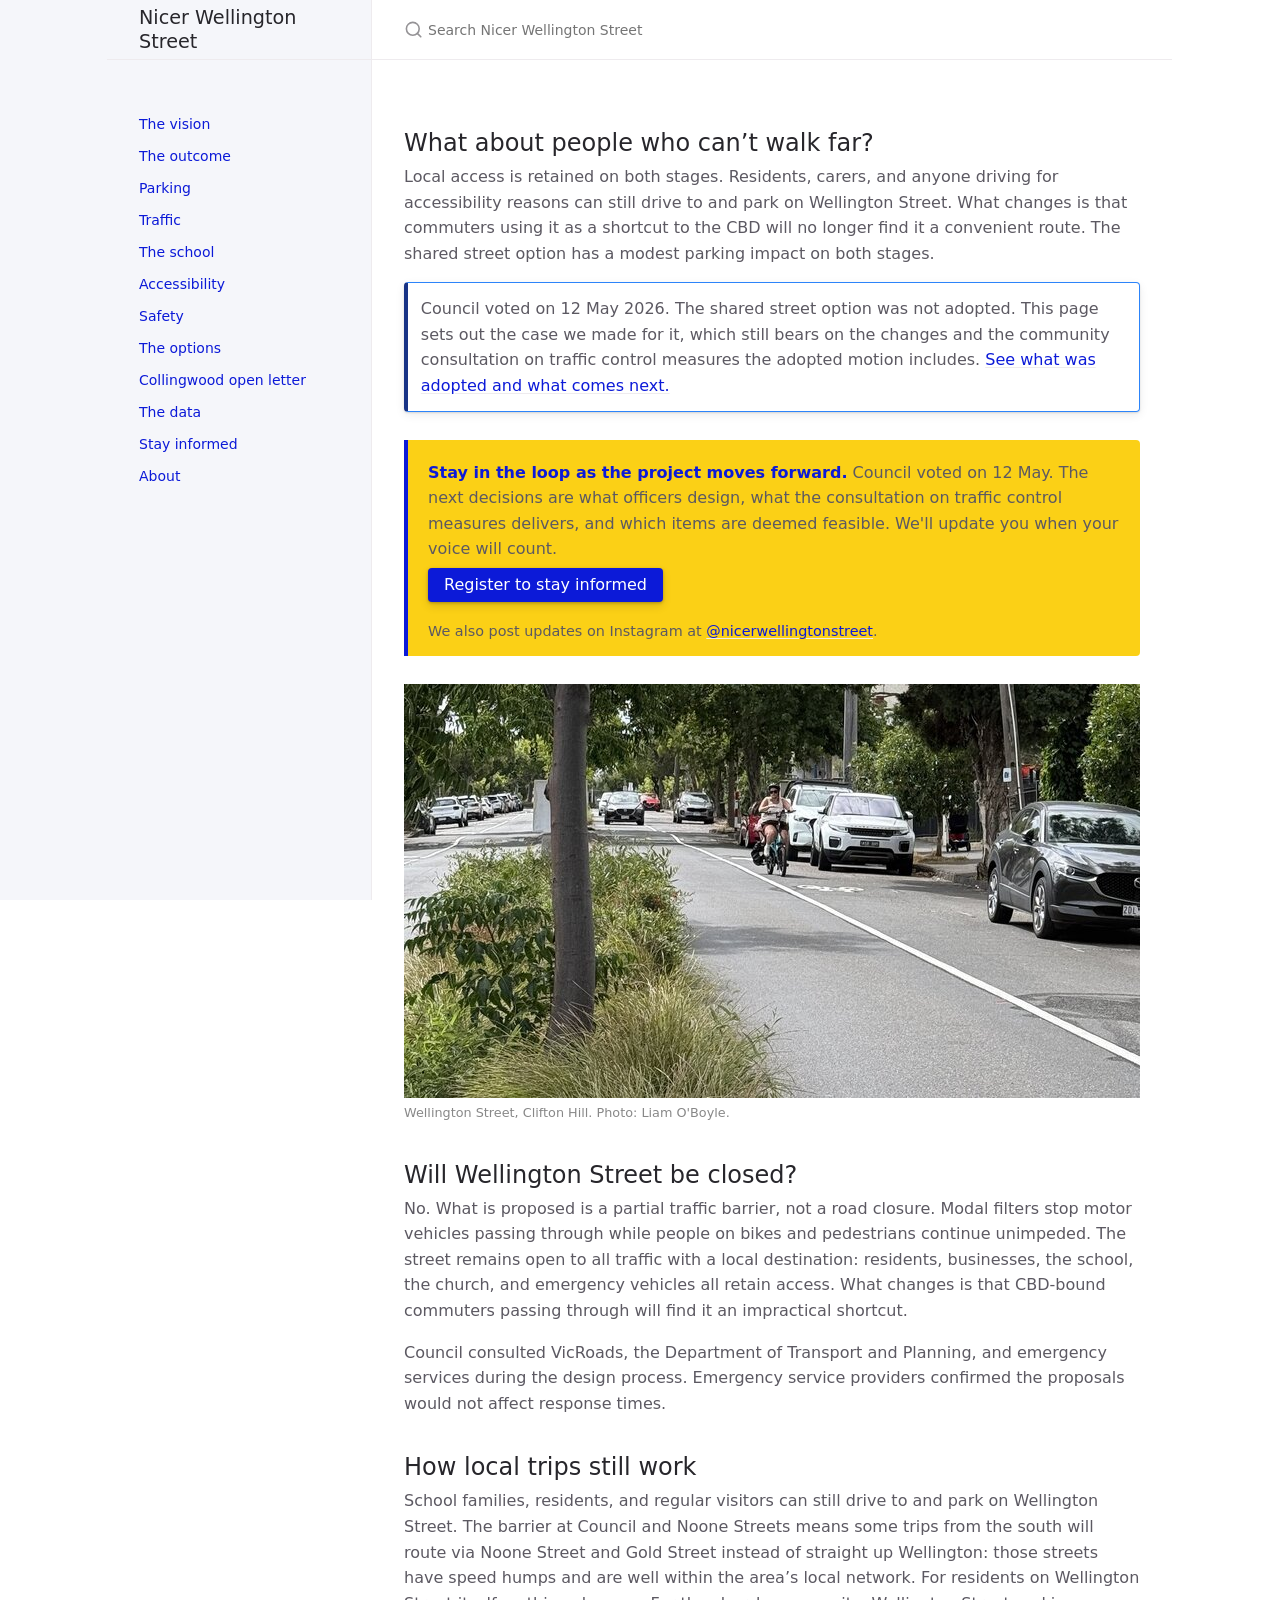
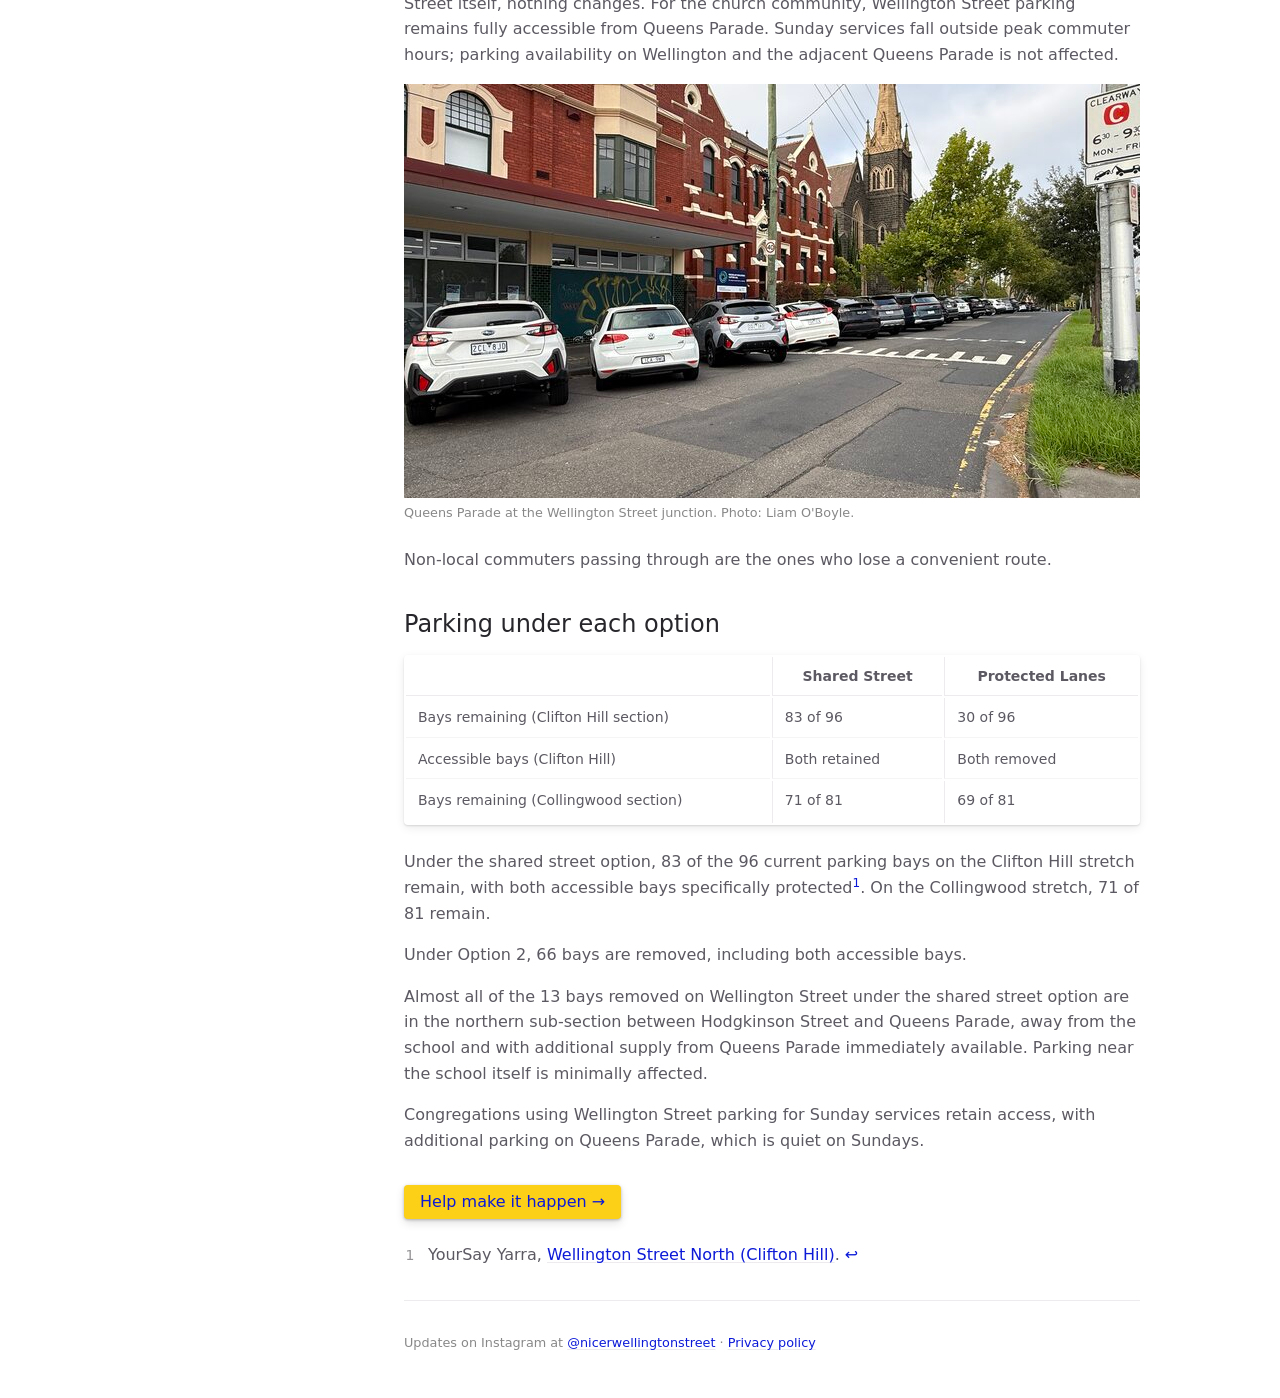
<file: access/index.html>
<!DOCTYPE html> <html lang="en-US"> <head> <meta charset="UTF-8"> <meta http-equiv="X-UA-Compatible" content="IE=Edge"> <link rel="stylesheet" href="/assets/css/just-the-docs-default.css"> <link rel="stylesheet" href="/assets/css/just-the-docs-head-nav.css" id="jtd-head-nav-stylesheet"> <style id="jtd-nav-activation"> .site-nav > ul.nav-list:first-child > li:not(:nth-child(6)) > a, .site-nav > ul.nav-list:first-child > li > ul > li a { background-image: none; } .site-nav > ul.nav-list:not(:first-child) a, .site-nav li.external a { background-image: none; } .site-nav > ul.nav-list:first-child > li:nth-child(6) > a { font-weight: 600; text-decoration: none; }.site-nav > ul.nav-list:first-child > li:nth-child(6) > button svg { transform: rotate(-90deg); }.site-nav > ul.nav-list:first-child > li.nav-list-item:nth-child(6) > ul.nav-list { display: block; } </style> <script async src="https://www.googletagmanager.com/gtag/js?id=G-J4YD6J9PZK"></script> <script> window.dataLayer = window.dataLayer || []; function gtag(){dataLayer.push(arguments);} gtag('js', new Date()); gtag('config', 'G-J4YD6J9PZK'); </script> <script src="/assets/js/vendor/lunr.min.js"></script> <script src="/assets/js/just-the-docs.js"></script> <meta name="viewport" content="width=device-width, initial-scale=1"> <link rel="apple-touch-icon" sizes="180x180" href="/assets/apple-touch-icon.png"> <link rel="icon" type="image/png" sizes="96x96" href="/assets/favicon-96x96.png"> <link rel="icon" type="image/png" sizes="32x32" href="/assets/favicon-32x32.png"> <link rel="icon" type="image/png" sizes="16x16" href="/assets/favicon-16x16.png"> <link rel="manifest" href="/site.webmanifest"> <title>Accessibility - Nicer Wellington Street</title> <meta property="og:title" content="Accessibility - Nicer Wellington Street" /> <meta property="twitter:title" content="Accessibility - Nicer Wellington Street" /> <!-- Begin Jekyll SEO tag v2.8.0 --> <meta name="generator" content="Jekyll v3.10.0" />  <meta property="og:locale" content="en_AU" /> <meta name="description" content="Wellington Street won’t be closed. Local access is retained on both stages. Residents, carers, and anyone with a local destination can still drive to and park on Wellington Street. What changes is that CBD-bound commuters can no longer use it as a shortcut." /> <meta property="og:description" content="Wellington Street won’t be closed. Local access is retained on both stages. Residents, carers, and anyone with a local destination can still drive to and park on Wellington Street. What changes is that CBD-bound commuters can no longer use it as a shortcut." /> <link rel="canonical" href="https://www.nicer-wellington-street.org/access/" /> <meta property="og:url" content="https://www.nicer-wellington-street.org/access/" /> <meta property="og:site_name" content="Nicer Wellington Street" /> <meta property="og:image" content="https://www.nicer-wellington-street.org/assets/images/family-ebike-wellington-og.jpg" /> <meta property="og:image:height" content="630" /> <meta property="og:image:width" content="1200" /> <meta property="og:type" content="website" /> <meta name="twitter:card" content="summary_large_image" /> <meta property="twitter:image" content="https://www.nicer-wellington-street.org/assets/images/family-ebike-wellington-og.jpg" />  <script type="application/ld+json"> {"@context":"https://schema.org","@type":"WebPage","description":"Wellington Street won’t be closed. Local access is retained on both stages. Residents, carers, and anyone with a local destination can still drive to and park on Wellington Street. What changes is that CBD-bound commuters can no longer use it as a shortcut.","headline":"Accessibility","image":{"width":1200,"height":630,"url":"https://www.nicer-wellington-street.org/assets/images/family-ebike-wellington-og.jpg","@type":"imageObject"},"url":"https://www.nicer-wellington-street.org/access/"}</script> <!-- End Jekyll SEO tag --> <style> /* just-the-docs sets 0.875rem (14px) on mobile; override to 16px for readability */ html { font-size: 1rem !important; } header .site-footer { display: none !important; } a { color: #0c1ad8; } a:visited { color: #0813c5; } a:hover { color: #0813c5; } .register-cta { background-color: #fbd016; border-left: 4px solid #0c1ad8; border-radius: 0 4px 4px 0; padding: 0.8em 1.25em; margin: 1.75em 0; } .register-cta p { margin: 0.4em 0; } .register-cta p:last-child { margin-top: 0.75em; margin-bottom: 0; } .register-cta strong { color: #0c1ad8; } .register-cta-instagram { font-size: 0.9em; } .btn-primary, .btn-primary:active, .btn-primary.selected { color: #0c1ad8 !important; background-color: #fbd016 !important; background-image: none !important; box-shadow: 0 1px 3px rgba(0,0,0,0.25), 0 4px 10px rgba(0,0,0,0.12); } .btn-primary:hover, .btn-primary.zeroclipboard-is-hover { color: #0c1ad8 !important; background-color: #e8c000 !important; background-image: none !important; } .register-cta .btn-primary, .register-cta .btn-primary:active, .register-cta .btn-primary.selected { color: #fff !important; background-color: #0c1ad8 !important; } .register-cta .btn-primary:hover, .register-cta .btn-primary.zeroclipboard-is-hover { color: #fff !important; background-color: #0813c5 !important; } .aux-nav-list-item a.site-button { height: auto !important; align-self: center; background-color: #fbd016 !important; background-image: none !important; color: #0c1ad8 !important; padding: 0.5em 1em !important; border-radius: 0 0 4px 4px; font-weight: 700; white-space: nowrap; box-shadow: 0 1px 3px rgba(0,0,0,0.25), 0 4px 10px rgba(0,0,0,0.12); } .aux-nav-list-item a.site-button:hover { background-color: #e8c000 !important; background-image: none !important; color: #0c1ad8 !important; text-decoration: none !important; } .key-points { margin: 1.25em 0; } .key-points li { padding: 0.25em 0; font-size: 1.05em; font-weight: 600; list-style-type: none; } .key-points li::before { content: "" !important; display: none !important; } .key-points li::marker { content: "\2714\0020"; color: #0c1ad8; } @media (min-width: 50rem) { .aux-nav { padding-right: 2rem !important; } } .voices { margin: 1.75em 0; } .voices h3 { font-size: 1em; font-weight: 600; color: #555; margin: 0 0 0.75em 0; text-transform: uppercase; letter-spacing: 0.04em; } .voice { margin: 0 0 1em 0; border-left: 3px solid #ddd; padding: 0.5em 0.85em; font-style: italic; } .voice p { margin: 0 0 0.4em 0; } .voice p:last-of-type { margin-bottom: 0; } .voice footer { margin-top: 0.5em; font-style: normal; } .voice cite { font-size: 0.85em; color: #888; } .voice cite::before { content: "— "; } .call-qrs { display: none; } @media (min-width: 50rem) { .call-qrs { display: block; margin: 1em 0 1.5em 0; } .call-qrs p { font-size: 0.85em; color: #555; margin: 0 0 0.6em 0; } .call-qrs-images { display: flex; flex-wrap: wrap; gap: 1.5em; } .call-qr-item { display: flex; flex-direction: column; } .call-qr-item p { font-size: 0.85em; color: #333; margin: 0 0 0.35em 0; line-height: 1.3; } .call-qrs-images img { width: 160px; height: auto; display: block; } } .support-split { display: flex; flex-direction: column-reverse; gap: 1.5em; margin: 1.5em 0; } .support-split-content p { margin: 0 0 0.75em 0; } .support-split-content p:last-child { margin-bottom: 0; } .support-split-instagram { font-size: 0.9em; color: #555; margin: 0.75em 0 0 0; text-align: center; } @media (min-width: 50rem) { .support-split { flex-direction: row; align-items: flex-start; } .support-split-form { flex: 0 0 340px; } .support-split-content { flex: 1; } } .ml-form-embedContent h4 { font-size: 30px !important; } .site-title { font-size: 1.2rem !important; } </style> <!-- Meta Pixel Code --> <script> !function(f,b,e,v,n,t,s) {if(f.fbq)return;n=f.fbq=function(){n.callMethod? n.callMethod.apply(n,arguments):n.queue.push(arguments)}; if(!f._fbq)f._fbq=n;n.push=n;n.loaded=!0;n.version='2.0'; n.queue=[];t=b.createElement(e);t.async=!0; t.src=v;s=b.getElementsByTagName(e)[0]; s.parentNode.insertBefore(t,s)}(window, document,'script', 'https://connect.facebook.net/en_US/fbevents.js'); fbq('init', '1318304476833039'); fbq('track', 'PageView'); </script> <noscript><img height="1" width="1" style="display:none" src="https://www.facebook.com/tr?id=1318304476833039&ev=PageView&noscript=1" /></noscript> <!-- End Meta Pixel Code --> <!-- MailerLite Universal --> <script> (function(w,d,e,u,f,l,n){w[f]=w[f]||function(){(w[f].q=w[f].q||[]) .push(arguments);},l=d.createElement(e),l.async=1,l.src=u, n=d.getElementsByTagName(e)[0],n.parentNode.insertBefore(l,n);}) (window,document,'script','https://assets.mailerlite.com/js/universal.js','ml'); window.__mlStub = window.ml; ml('account', '2239240'); </script> <!-- End MailerLite Universal --> <style> .ml-load-banner { position: fixed; top: 0; left: 0; right: 0; z-index: 10000; background-color: #f9f9f9; border-left: 4px solid #0c1ad8; box-shadow: 0 2px 6px rgba(0, 0, 0, 0.12); padding: 0.75em 1em; display: flex; align-items: center; gap: 0.75em; font-size: 0.95rem; line-height: 1.35; } .ml-load-banner-text { flex: 1; color: #222; } .ml-load-banner-text strong { color: #0c1ad8; } .ml-load-banner-copy { flex: 0 0 auto; background-color: #fbd016; color: #0c1ad8; border: none; border-radius: 3px; padding: 0.4em 0.85em; font-weight: 700; font-size: 0.9rem; cursor: pointer; box-shadow: 0 1px 3px rgba(0, 0, 0, 0.2); } .ml-load-banner-copy:hover { background-color: #e8c000; } .ml-load-banner-dismiss { flex: 0 0 auto; background: transparent; border: none; color: #555; font-size: 1.4rem; line-height: 1; padding: 0 0.25em; cursor: pointer; } .ml-load-banner-dismiss:hover { color: #000; } @media (max-width: 30rem) { .ml-load-banner { font-size: 0.88rem; padding: 0.6em 0.75em; gap: 0.5em; } } </style> <template id="ml-load-banner-template"> <div class="ml-load-banner" role="status"> <div class="ml-load-banner-text"> <strong>Our signup form didn't load.</strong> This is usually caused by a VPN, Instagram's browser, or an ad blocker. </div> <button type="button" class="ml-load-banner-copy" aria-live="polite">Copy link</button> <button type="button" class="ml-load-banner-dismiss" aria-label="Dismiss">&times;</button> </div> </template> <script> (function () { var DISMISS_KEY = 'mlBannerDismissed'; var TIMEOUT_MS = 3000; function alreadyDismissed() { try { return window.sessionStorage.getItem(DISMISS_KEY) === '1'; } catch (e) { return false; } } function markDismissed() { try { window.sessionStorage.setItem(DISMISS_KEY, '1'); } catch (e) { /* sessionStorage unavailable; dismissal won't persist, which is acceptable. */ } } function mlFailedToLoad() { /* If we never got a chance to stash the stub, treat as not-failed. */ if (typeof window.__mlStub !== 'function') return false; return window.ml === window.__mlStub; } function showBanner() { if (alreadyDismissed()) return; var tpl = document.getElementById('ml-load-banner-template'); if (!tpl) return; var node = tpl.content.firstElementChild.cloneNode(true); var copyBtn = node.querySelector('.ml-load-banner-copy'); copyBtn.addEventListener('click', function () { var url = window.location.href; var showCopied = function () { copyBtn.textContent = 'Copied'; setTimeout(function () { copyBtn.textContent = 'Copy link'; }, 2000); }; var showFailed = function () { copyBtn.textContent = 'Press & hold to copy'; setTimeout(function () { copyBtn.textContent = 'Copy link'; }, 3000); }; if (navigator.clipboard && navigator.clipboard.writeText) { navigator.clipboard.writeText(url).then(showCopied, showFailed); } else { showFailed(); } }); var dismissBtn = node.querySelector('.ml-load-banner-dismiss'); dismissBtn.addEventListener('click', function () { markDismissed(); if (node.parentNode) node.parentNode.removeChild(node); }); document.body.appendChild(node); } function check() { if (mlFailedToLoad()) showBanner(); } if (document.readyState === 'complete') { setTimeout(check, TIMEOUT_MS); } else { window.addEventListener('load', function () { setTimeout(check, TIMEOUT_MS); }); } })(); </script> </head> <body> <a class="skip-to-main" href="#main-content">Skip to main content</a> <svg xmlns="http://www.w3.org/2000/svg" class="d-none"> <symbol id="svg-link" viewBox="0 0 24 24"> <title>Link</title> <svg xmlns="http://www.w3.org/2000/svg" width="24" height="24" viewBox="0 0 24 24" fill="none" stroke="currentColor" stroke-width="2" stroke-linecap="round" stroke-linejoin="round" class="feather feather-link"> <path d="M10 13a5 5 0 0 0 7.54.54l3-3a5 5 0 0 0-7.07-7.07l-1.72 1.71"></path><path d="M14 11a5 5 0 0 0-7.54-.54l-3 3a5 5 0 0 0 7.07 7.07l1.71-1.71"></path> </svg> </symbol> <symbol id="svg-menu" viewBox="0 0 24 24"> <title>Menu</title> <svg xmlns="http://www.w3.org/2000/svg" width="24" height="24" viewBox="0 0 24 24" fill="none" stroke="currentColor" stroke-width="2" stroke-linecap="round" stroke-linejoin="round" class="feather feather-menu"> <line x1="3" y1="12" x2="21" y2="12"></line><line x1="3" y1="6" x2="21" y2="6"></line><line x1="3" y1="18" x2="21" y2="18"></line> </svg> </symbol> <symbol id="svg-arrow-right" viewBox="0 0 24 24"> <title>Expand</title> <svg xmlns="http://www.w3.org/2000/svg" width="24" height="24" viewBox="0 0 24 24" fill="none" stroke="currentColor" stroke-width="2" stroke-linecap="round" stroke-linejoin="round" class="feather feather-chevron-right"> <polyline points="9 18 15 12 9 6"></polyline> </svg> </symbol> <!-- Feather. MIT License: https://github.com/feathericons/feather/blob/master/LICENSE --> <symbol id="svg-external-link" width="24" height="24" viewBox="0 0 24 24" fill="none" stroke="currentColor" stroke-width="2" stroke-linecap="round" stroke-linejoin="round" class="feather feather-external-link"> <title id="svg-external-link-title">(external link)</title> <path d="M18 13v6a2 2 0 0 1-2 2H5a2 2 0 0 1-2-2V8a2 2 0 0 1 2-2h6"></path><polyline points="15 3 21 3 21 9"></polyline><line x1="10" y1="14" x2="21" y2="3"></line> </symbol> <symbol id="svg-doc" viewBox="0 0 24 24"> <title>Document</title> <svg xmlns="http://www.w3.org/2000/svg" width="24" height="24" viewBox="0 0 24 24" fill="none" stroke="currentColor" stroke-width="2" stroke-linecap="round" stroke-linejoin="round" class="feather feather-file"> <path d="M13 2H6a2 2 0 0 0-2 2v16a2 2 0 0 0 2 2h12a2 2 0 0 0 2-2V9z"></path><polyline points="13 2 13 9 20 9"></polyline> </svg> </symbol> <symbol id="svg-search" viewBox="0 0 24 24"> <title>Search</title> <svg xmlns="http://www.w3.org/2000/svg" width="24" height="24" viewBox="0 0 24 24" fill="none" stroke="currentColor" stroke-width="2" stroke-linecap="round" stroke-linejoin="round" class="feather feather-search"> <circle cx="11" cy="11" r="8"></circle><line x1="21" y1="21" x2="16.65" y2="16.65"></line> </svg> </symbol> <!-- Bootstrap Icons. MIT License: https://github.com/twbs/icons/blob/main/LICENSE.md --> <symbol id="svg-copy" viewBox="0 0 16 16"> <title>Copy</title> <svg xmlns="http://www.w3.org/2000/svg" width="16" height="16" fill="currentColor" class="bi bi-clipboard" viewBox="0 0 16 16"> <path d="M4 1.5H3a2 2 0 0 0-2 2V14a2 2 0 0 0 2 2h10a2 2 0 0 0 2-2V3.5a2 2 0 0 0-2-2h-1v1h1a1 1 0 0 1 1 1V14a1 1 0 0 1-1 1H3a1 1 0 0 1-1-1V3.5a1 1 0 0 1 1-1h1v-1z"/> <path d="M9.5 1a.5.5 0 0 1 .5.5v1a.5.5 0 0 1-.5.5h-3a.5.5 0 0 1-.5-.5v-1a.5.5 0 0 1 .5-.5h3zm-3-1A1.5 1.5 0 0 0 5 1.5v1A1.5 1.5 0 0 0 6.5 4h3A1.5 1.5 0 0 0 11 2.5v-1A1.5 1.5 0 0 0 9.5 0h-3z"/> </svg> </symbol> <symbol id="svg-copied" viewBox="0 0 16 16"> <title>Copied</title> <svg xmlns="http://www.w3.org/2000/svg" width="16" height="16" fill="currentColor" class="bi bi-clipboard-check-fill" viewBox="0 0 16 16"> <path d="M6.5 0A1.5 1.5 0 0 0 5 1.5v1A1.5 1.5 0 0 0 6.5 4h3A1.5 1.5 0 0 0 11 2.5v-1A1.5 1.5 0 0 0 9.5 0h-3Zm3 1a.5.5 0 0 1 .5.5v1a.5.5 0 0 1-.5.5h-3a.5.5 0 0 1-.5-.5v-1a.5.5 0 0 1 .5-.5h3Z"/> <path d="M4 1.5H3a2 2 0 0 0-2 2V14a2 2 0 0 0 2 2h10a2 2 0 0 0 2-2V3.5a2 2 0 0 0-2-2h-1v1A2.5 2.5 0 0 1 9.5 5h-3A2.5 2.5 0 0 1 4 2.5v-1Zm6.854 7.354-3 3a.5.5 0 0 1-.708 0l-1.5-1.5a.5.5 0 0 1 .708-.708L7.5 10.793l2.646-2.647a.5.5 0 0 1 .708.708Z"/> </svg> </symbol> </svg> <header class="side-bar"> <div class="site-header"> <a href="/" class="site-title lh-tight"> Nicer Wellington Street </a> <button id="menu-button" class="site-button btn-reset" aria-label="Menu" aria-expanded="false"> <svg viewBox="0 0 24 24" class="icon" aria-hidden="true"><use xlink:href="#svg-menu"></use></svg> </button> </div> <nav aria-label="Main" id="site-nav" class="site-nav"> <ul class="nav-list"><li class="nav-list-item"><a href="/" class="nav-list-link">The vision</a></li><li class="nav-list-item"><a href="/decision/" class="nav-list-link">The outcome</a></li><li class="nav-list-item"><a href="/parking/" class="nav-list-link">Parking</a></li><li class="nav-list-item"><a href="/traffic/" class="nav-list-link">Traffic</a></li><li class="nav-list-item"><a href="/school/" class="nav-list-link">The school</a></li><li class="nav-list-item"><a href="/access/" class="nav-list-link">Accessibility</a></li><li class="nav-list-item"><a href="/safety/" class="nav-list-link">Safety</a></li><li class="nav-list-item"><a href="/options/" class="nav-list-link">The options</a></li><li class="nav-list-item"><a href="/collingwood/" class="nav-list-link">Collingwood open letter</a></li><li class="nav-list-item"><a href="/data/" class="nav-list-link">The data</a></li><li class="nav-list-item"><a href="/action/" class="nav-list-link">Stay informed</a></li><li class="nav-list-item"><a href="/about/" class="nav-list-link">About</a></li></ul> </nav> <div class="d-md-block d-none site-footer"> This site uses <a href="https://github.com/just-the-docs/just-the-docs">Just the Docs</a>, a documentation theme for Jekyll. </div> </header> <div class="main" id="top"> <div id="main-header" class="main-header"> <div class="search" role="search"> <div class="search-input-wrap"> <input type="text" id="search-input" class="search-input" tabindex="0" placeholder="Search Nicer Wellington Street" autocomplete="off"> <label for="search-input" class="search-label"> <span class="sr-only">Search Nicer Wellington Street</span> <svg viewBox="0 0 24 24" class="search-icon" aria-hidden="true"><use xlink:href="#svg-search"></use></svg> </label> </div> <div id="search-results" class="search-results"></div> </div> </div> <div class="main-content-wrap"> <div id="main-content" class="main-content"> <main> <h2 id="what-about-people-who-cant-walk-far"> <a href="#what-about-people-who-cant-walk-far" class="anchor-heading" aria-labelledby="what-about-people-who-cant-walk-far"><svg viewBox="0 0 16 16" aria-hidden="true"><use xlink:href="#svg-link"></use></svg></a> What about people who can’t walk far? </h2> <p>Local access is retained on both stages. Residents, carers, and anyone driving for accessibility reasons can still drive to and park on Wellington Street. What changes is that commuters using it as a shortcut to the CBD will no longer find it a convenient route. The shared street option has a modest parking impact on both stages.</p> <blockquote class="context"> <p>Council voted on 12 May 2026. The shared street option was not adopted. This page sets out the case we made for it, which still bears on the changes and the community consultation on traffic control measures the adopted motion includes. <a href="/decision/">See what was adopted and what comes next.</a></p> </blockquote> <div class="register-cta"> <p><strong>Stay in the loop as the project moves forward.</strong> Council voted on 12 May. The next decisions are what officers design, what the consultation on traffic control measures delivers, and which items are deemed feasible. We'll update you when your voice will count.</p> <p><a class="ml-onclick-form btn btn-primary" href="javascript:void(0)" onclick="ml('show', 'Ug1OOV', true)">Register to stay informed</a></p> <p class="register-cta-instagram">We also post updates on Instagram at <a href="https://www.instagram.com/nicerwellingtonstreet">@nicerwellingtonstreet</a>.</p> </div> <figure style="margin: 0 0 1.5em 0;"> <img src="/assets/images/family-ebike-wellington-736w.jpg" srcset="/assets/images/family-ebike-wellington-736w.jpg 736w, /assets/images/family-ebike-wellington-1472w.jpg 1472w" sizes="(max-width: 800px) 100vw, 736px" alt="A parent with a child in the front seat of a cargo e-bike rides along Wellington Street between parked cars and moving traffic, with no protected cycling lane" style="width: 100%; height: auto; display: block;" /> <figcaption style="font-size: 0.8em; color: #888; margin-top: 0.4em;">Wellington Street, Clifton Hill. Photo: Liam O'Boyle.</figcaption> </figure> <h2 id="will-wellington-street-be-closed"> <a href="#will-wellington-street-be-closed" class="anchor-heading" aria-labelledby="will-wellington-street-be-closed"><svg viewBox="0 0 16 16" aria-hidden="true"><use xlink:href="#svg-link"></use></svg></a> Will Wellington Street be closed? </h2> <p>No. What is proposed is a partial traffic barrier, not a road closure. Modal filters stop motor vehicles passing through while people on bikes and pedestrians continue unimpeded. The street remains open to all traffic with a local destination: residents, businesses, the school, the church, and emergency vehicles all retain access. What changes is that CBD-bound commuters passing through will find it an impractical shortcut.</p> <p>Council consulted VicRoads, the Department of Transport and Planning, and emergency services during the design process. Emergency service providers confirmed the proposals would not affect response times.</p> <h2 id="how-local-trips-still-work"> <a href="#how-local-trips-still-work" class="anchor-heading" aria-labelledby="how-local-trips-still-work"><svg viewBox="0 0 16 16" aria-hidden="true"><use xlink:href="#svg-link"></use></svg></a> How local trips still work </h2> <p>School families, residents, and regular visitors can still drive to and park on Wellington Street. The barrier at Council and Noone Streets means some trips from the south will route via Noone Street and Gold Street instead of straight up Wellington: those streets have speed humps and are well within the area’s local network. For residents on Wellington Street itself, nothing changes. For the church community, Wellington Street parking remains fully accessible from Queens Parade. Sunday services fall outside peak commuter hours; parking availability on Wellington and the adjacent Queens Parade is not affected.</p> <figure style="margin: 0 0 1.5em 0;"> <img src="/assets/images/queens-parade-parking-south-736w.jpg" srcset="/assets/images/queens-parade-parking-south-736w.jpg 736w, /assets/images/queens-parade-parking-south-1472w.jpg 1472w" sizes="(max-width: 800px) 100vw, 736px" alt="Queens Parade at the Wellington Street junction, showing the on-street parking" style="width: 100%; height: auto; display: block;" /> <figcaption style="font-size: 0.8em; color: #888; margin-top: 0.4em;">Queens Parade at the Wellington Street junction. Photo: Liam O'Boyle.</figcaption> </figure> <p>Non-local commuters passing through are the ones who lose a convenient route.</p> <h2 id="parking-under-each-option"> <a href="#parking-under-each-option" class="anchor-heading" aria-labelledby="parking-under-each-option"><svg viewBox="0 0 16 16" aria-hidden="true"><use xlink:href="#svg-link"></use></svg></a> Parking under each option </h2> <div class="table-wrapper"><table> <thead> <tr> <th> </th> <th>Shared Street</th> <th>Protected Lanes</th> </tr> </thead> <tbody> <tr> <td>Bays remaining (Clifton Hill section)</td> <td>83 of 96</td> <td>30 of 96</td> </tr> <tr> <td>Accessible bays (Clifton Hill)</td> <td>Both retained</td> <td>Both removed</td> </tr> <tr> <td>Bays remaining (Collingwood section)</td> <td>71 of 81</td> <td>69 of 81</td> </tr> </tbody> </table></div> <p>Under the shared street option, 83 of the 96 current parking bays on the Clifton Hill stretch remain, with both accessible bays specifically protected<sup id="fnref:ysopts" role="doc-noteref"><a href="#fn:ysopts" class="footnote" rel="footnote">1</a></sup>. On the Collingwood stretch, 71 of 81 remain.</p> <p>Under Option 2, 66 bays are removed, including both accessible bays.</p> <p>Almost all of the 13 bays removed on Wellington Street under the shared street option are in the northern sub-section between Hodgkinson Street and Queens Parade, away from the school and with additional supply from Queens Parade immediately available. Parking near the school itself is minimally affected.</p> <p>Congregations using Wellington Street parking for Sunday services retain access, with additional parking on Queens Parade, which is quiet on Sundays.</p> <p style="margin-top: 2em;"> <a href="/action/" class="btn btn-primary">Help make it happen →</a> </p> <div class="footnotes" role="doc-endnotes"> <ol> <li id="fn:ysopts" role="doc-endnote"> <p>YourSay Yarra, <a href="https://yoursayyarra.com.au/building-safer-wellington-street/wellington-street-north-clifton-hill">Wellington Street North (Clifton Hill)</a>. <a href="#fnref:ysopts" class="reversefootnote" role="doc-backlink">&#8617;</a></p> </li> </ol> </div> </main> <hr> <footer> <p style="font-size: 0.8em; color: #888; margin-top: 1.5em;">Updates on Instagram at <a href="https://www.instagram.com/nicerwellingtonstreet">@nicerwellingtonstreet</a> &middot; <a href="/privacy/">Privacy policy</a></p> <script> document.addEventListener('DOMContentLoaded', function () { document.querySelectorAll('a[href^="http"]').forEach(function (link) { if (link.hostname !== window.location.hostname) { link.setAttribute('target', '_blank'); link.setAttribute('rel', 'noopener noreferrer'); } }); }); </script> <div class="d-md-none mt-4 fs-2"> This site uses <a href="https://github.com/just-the-docs/just-the-docs">Just the Docs</a>, a documentation theme for Jekyll. </div> </footer> </div> </div> <div class="search-overlay"></div> </div> </body> </html>
</file>
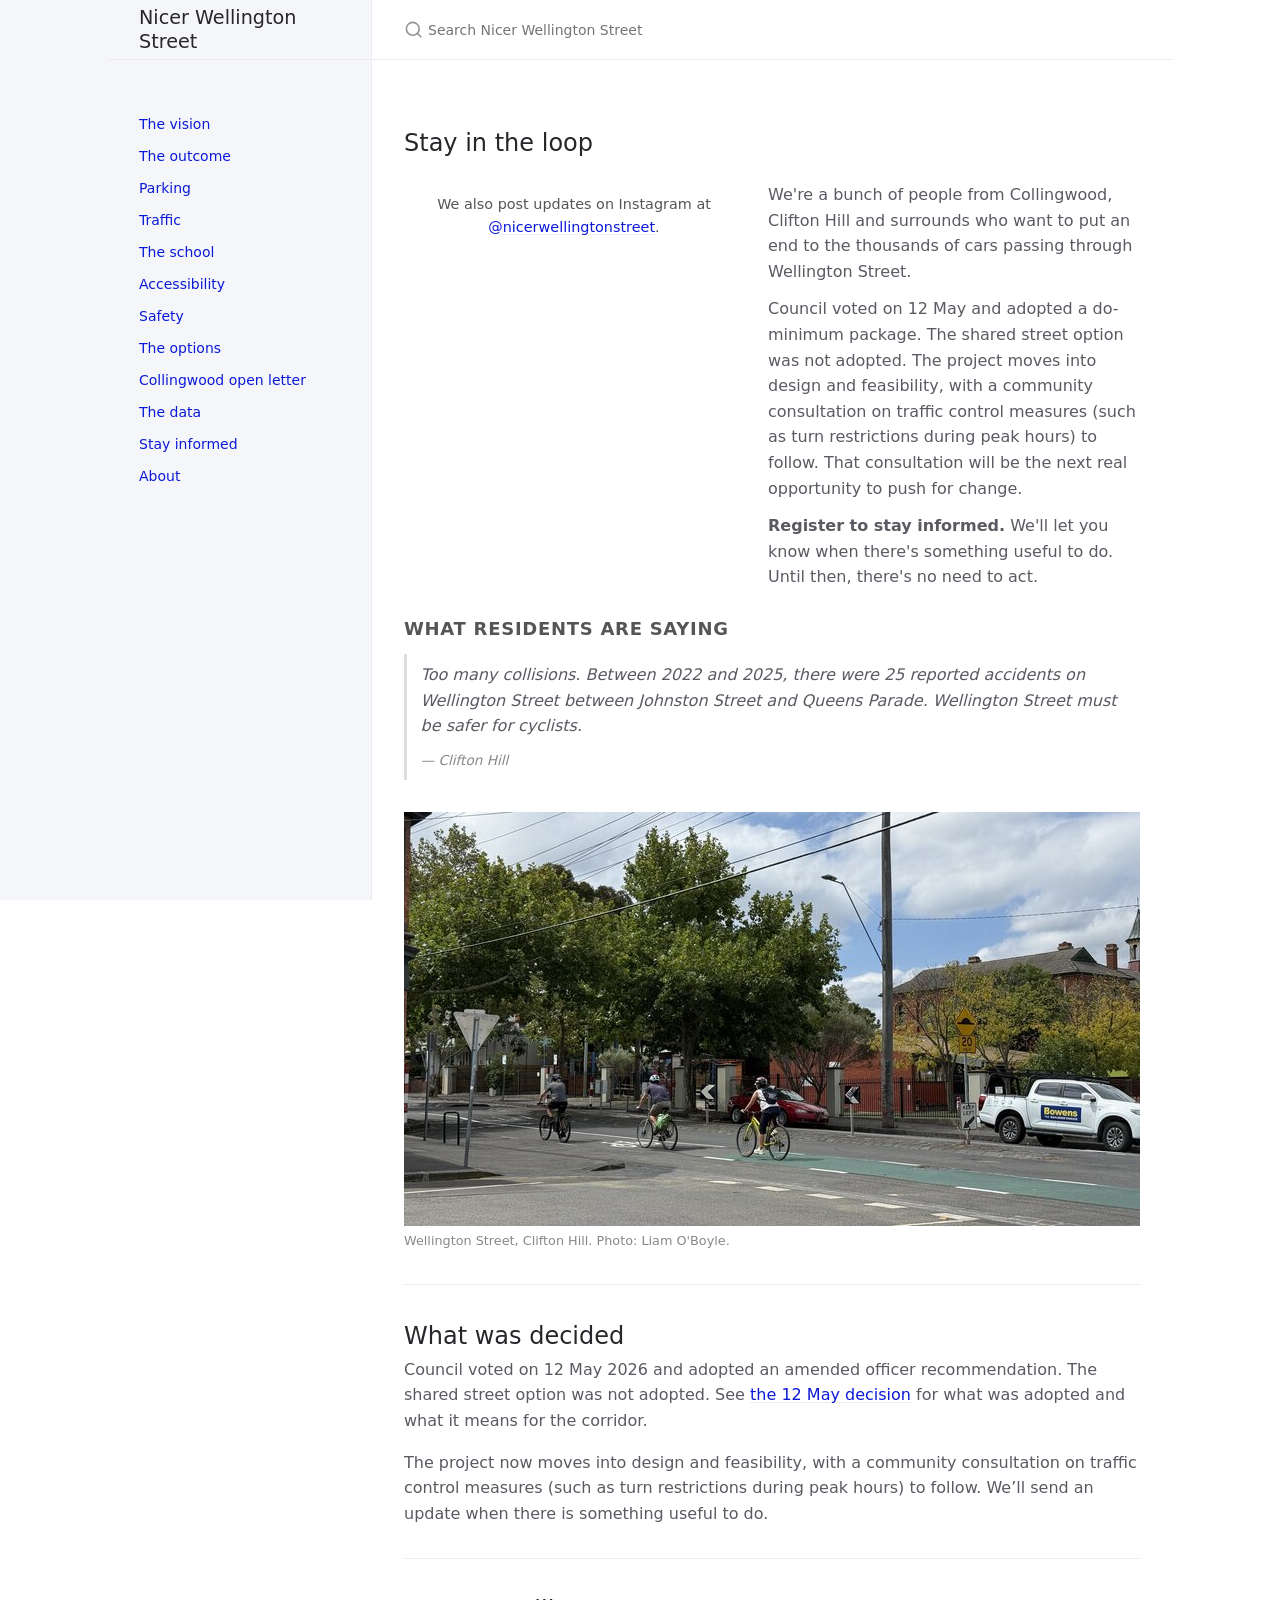
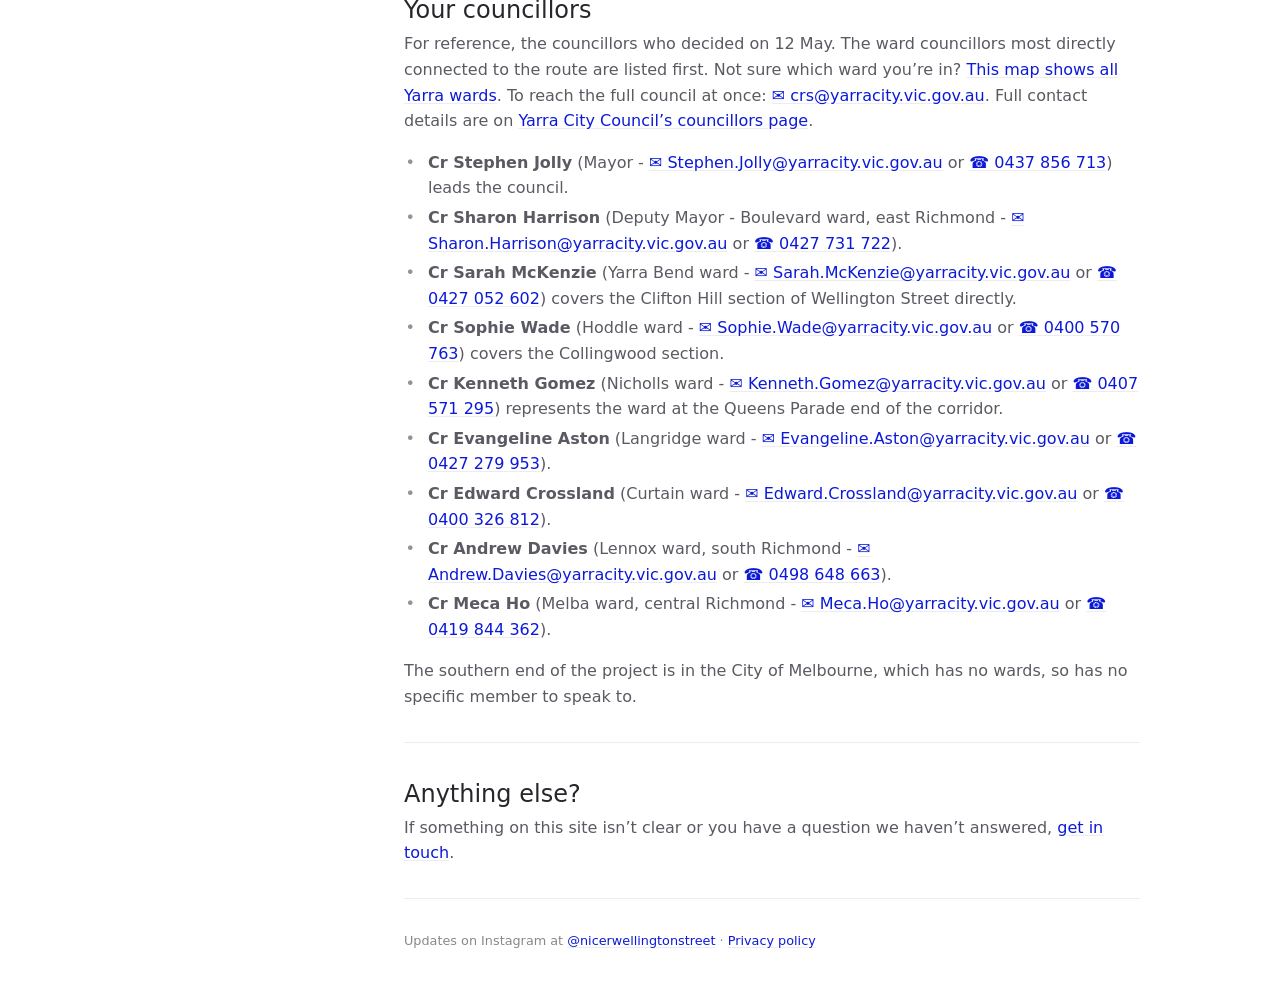
<file: action/index.html>
<!DOCTYPE html> <html lang="en-US"> <head> <meta charset="UTF-8"> <meta http-equiv="X-UA-Compatible" content="IE=Edge"> <link rel="stylesheet" href="/assets/css/just-the-docs-default.css"> <link rel="stylesheet" href="/assets/css/just-the-docs-head-nav.css" id="jtd-head-nav-stylesheet"> <style id="jtd-nav-activation"> .site-nav > ul.nav-list:first-child > li:not(:nth-child(11)) > a, .site-nav > ul.nav-list:first-child > li > ul > li a { background-image: none; } .site-nav > ul.nav-list:not(:first-child) a, .site-nav li.external a { background-image: none; } .site-nav > ul.nav-list:first-child > li:nth-child(11) > a { font-weight: 600; text-decoration: none; }.site-nav > ul.nav-list:first-child > li:nth-child(11) > button svg { transform: rotate(-90deg); }.site-nav > ul.nav-list:first-child > li.nav-list-item:nth-child(11) > ul.nav-list { display: block; } </style> <script async src="https://www.googletagmanager.com/gtag/js?id=G-J4YD6J9PZK"></script> <script> window.dataLayer = window.dataLayer || []; function gtag(){dataLayer.push(arguments);} gtag('js', new Date()); gtag('config', 'G-J4YD6J9PZK'); </script> <script src="/assets/js/vendor/lunr.min.js"></script> <script src="/assets/js/just-the-docs.js"></script> <meta name="viewport" content="width=device-width, initial-scale=1"> <link rel="apple-touch-icon" sizes="180x180" href="/assets/apple-touch-icon.png"> <link rel="icon" type="image/png" sizes="96x96" href="/assets/favicon-96x96.png"> <link rel="icon" type="image/png" sizes="32x32" href="/assets/favicon-32x32.png"> <link rel="icon" type="image/png" sizes="16x16" href="/assets/favicon-16x16.png"> <link rel="manifest" href="/site.webmanifest"> <title>Stay informed - Nicer Wellington Street</title> <meta property="og:title" content="Stay informed - Nicer Wellington Street" /> <meta property="twitter:title" content="Stay informed - Nicer Wellington Street" /> <!-- Begin Jekyll SEO tag v2.8.0 --> <meta name="generator" content="Jekyll v3.10.0" />  <meta property="og:locale" content="en_AU" /> <meta name="description" content="Council voted on 12 May 2026. The project moves into design and feasibility. Register to stay informed and write to your councillor as the design phase gets underway." /> <meta property="og:description" content="Council voted on 12 May 2026. The project moves into design and feasibility. Register to stay informed and write to your councillor as the design phase gets underway." /> <link rel="canonical" href="https://www.nicer-wellington-street.org/action/" /> <meta property="og:url" content="https://www.nicer-wellington-street.org/action/" /> <meta property="og:site_name" content="Nicer Wellington Street" /> <meta property="og:image" content="https://www.nicer-wellington-street.org/assets/images/cyclists-near-school-og.jpg" /> <meta property="og:image:height" content="630" /> <meta property="og:image:width" content="1200" /> <meta property="og:type" content="website" /> <meta name="twitter:card" content="summary_large_image" /> <meta property="twitter:image" content="https://www.nicer-wellington-street.org/assets/images/cyclists-near-school-og.jpg" />  <script type="application/ld+json"> {"@context":"https://schema.org","@type":"WebPage","description":"Council voted on 12 May 2026. The project moves into design and feasibility. Register to stay informed and write to your councillor as the design phase gets underway.","headline":"Stay informed","image":{"width":1200,"height":630,"url":"https://www.nicer-wellington-street.org/assets/images/cyclists-near-school-og.jpg","@type":"imageObject"},"url":"https://www.nicer-wellington-street.org/action/"}</script> <!-- End Jekyll SEO tag --> <style> /* just-the-docs sets 0.875rem (14px) on mobile; override to 16px for readability */ html { font-size: 1rem !important; } header .site-footer { display: none !important; } a { color: #0c1ad8; } a:visited { color: #0813c5; } a:hover { color: #0813c5; } .register-cta { background-color: #fbd016; border-left: 4px solid #0c1ad8; border-radius: 0 4px 4px 0; padding: 0.8em 1.25em; margin: 1.75em 0; } .register-cta p { margin: 0.4em 0; } .register-cta p:last-child { margin-top: 0.75em; margin-bottom: 0; } .register-cta strong { color: #0c1ad8; } .register-cta-instagram { font-size: 0.9em; } .btn-primary, .btn-primary:active, .btn-primary.selected { color: #0c1ad8 !important; background-color: #fbd016 !important; background-image: none !important; box-shadow: 0 1px 3px rgba(0,0,0,0.25), 0 4px 10px rgba(0,0,0,0.12); } .btn-primary:hover, .btn-primary.zeroclipboard-is-hover { color: #0c1ad8 !important; background-color: #e8c000 !important; background-image: none !important; } .register-cta .btn-primary, .register-cta .btn-primary:active, .register-cta .btn-primary.selected { color: #fff !important; background-color: #0c1ad8 !important; } .register-cta .btn-primary:hover, .register-cta .btn-primary.zeroclipboard-is-hover { color: #fff !important; background-color: #0813c5 !important; } .aux-nav-list-item a.site-button { height: auto !important; align-self: center; background-color: #fbd016 !important; background-image: none !important; color: #0c1ad8 !important; padding: 0.5em 1em !important; border-radius: 0 0 4px 4px; font-weight: 700; white-space: nowrap; box-shadow: 0 1px 3px rgba(0,0,0,0.25), 0 4px 10px rgba(0,0,0,0.12); } .aux-nav-list-item a.site-button:hover { background-color: #e8c000 !important; background-image: none !important; color: #0c1ad8 !important; text-decoration: none !important; } .key-points { margin: 1.25em 0; } .key-points li { padding: 0.25em 0; font-size: 1.05em; font-weight: 600; list-style-type: none; } .key-points li::before { content: "" !important; display: none !important; } .key-points li::marker { content: "\2714\0020"; color: #0c1ad8; } @media (min-width: 50rem) { .aux-nav { padding-right: 2rem !important; } } .voices { margin: 1.75em 0; } .voices h3 { font-size: 1em; font-weight: 600; color: #555; margin: 0 0 0.75em 0; text-transform: uppercase; letter-spacing: 0.04em; } .voice { margin: 0 0 1em 0; border-left: 3px solid #ddd; padding: 0.5em 0.85em; font-style: italic; } .voice p { margin: 0 0 0.4em 0; } .voice p:last-of-type { margin-bottom: 0; } .voice footer { margin-top: 0.5em; font-style: normal; } .voice cite { font-size: 0.85em; color: #888; } .voice cite::before { content: "— "; } .call-qrs { display: none; } @media (min-width: 50rem) { .call-qrs { display: block; margin: 1em 0 1.5em 0; } .call-qrs p { font-size: 0.85em; color: #555; margin: 0 0 0.6em 0; } .call-qrs-images { display: flex; flex-wrap: wrap; gap: 1.5em; } .call-qr-item { display: flex; flex-direction: column; } .call-qr-item p { font-size: 0.85em; color: #333; margin: 0 0 0.35em 0; line-height: 1.3; } .call-qrs-images img { width: 160px; height: auto; display: block; } } .support-split { display: flex; flex-direction: column-reverse; gap: 1.5em; margin: 1.5em 0; } .support-split-content p { margin: 0 0 0.75em 0; } .support-split-content p:last-child { margin-bottom: 0; } .support-split-instagram { font-size: 0.9em; color: #555; margin: 0.75em 0 0 0; text-align: center; } @media (min-width: 50rem) { .support-split { flex-direction: row; align-items: flex-start; } .support-split-form { flex: 0 0 340px; } .support-split-content { flex: 1; } } .ml-form-embedContent h4 { font-size: 30px !important; } .site-title { font-size: 1.2rem !important; } </style> <!-- Meta Pixel Code --> <script> !function(f,b,e,v,n,t,s) {if(f.fbq)return;n=f.fbq=function(){n.callMethod? n.callMethod.apply(n,arguments):n.queue.push(arguments)}; if(!f._fbq)f._fbq=n;n.push=n;n.loaded=!0;n.version='2.0'; n.queue=[];t=b.createElement(e);t.async=!0; t.src=v;s=b.getElementsByTagName(e)[0]; s.parentNode.insertBefore(t,s)}(window, document,'script', 'https://connect.facebook.net/en_US/fbevents.js'); fbq('init', '1318304476833039'); fbq('track', 'PageView'); </script> <noscript><img height="1" width="1" style="display:none" src="https://www.facebook.com/tr?id=1318304476833039&ev=PageView&noscript=1" /></noscript> <!-- End Meta Pixel Code --> <!-- MailerLite Universal --> <script> (function(w,d,e,u,f,l,n){w[f]=w[f]||function(){(w[f].q=w[f].q||[]) .push(arguments);},l=d.createElement(e),l.async=1,l.src=u, n=d.getElementsByTagName(e)[0],n.parentNode.insertBefore(l,n);}) (window,document,'script','https://assets.mailerlite.com/js/universal.js','ml'); window.__mlStub = window.ml; ml('account', '2239240'); </script> <!-- End MailerLite Universal --> <style> .ml-load-banner { position: fixed; top: 0; left: 0; right: 0; z-index: 10000; background-color: #f9f9f9; border-left: 4px solid #0c1ad8; box-shadow: 0 2px 6px rgba(0, 0, 0, 0.12); padding: 0.75em 1em; display: flex; align-items: center; gap: 0.75em; font-size: 0.95rem; line-height: 1.35; } .ml-load-banner-text { flex: 1; color: #222; } .ml-load-banner-text strong { color: #0c1ad8; } .ml-load-banner-copy { flex: 0 0 auto; background-color: #fbd016; color: #0c1ad8; border: none; border-radius: 3px; padding: 0.4em 0.85em; font-weight: 700; font-size: 0.9rem; cursor: pointer; box-shadow: 0 1px 3px rgba(0, 0, 0, 0.2); } .ml-load-banner-copy:hover { background-color: #e8c000; } .ml-load-banner-dismiss { flex: 0 0 auto; background: transparent; border: none; color: #555; font-size: 1.4rem; line-height: 1; padding: 0 0.25em; cursor: pointer; } .ml-load-banner-dismiss:hover { color: #000; } @media (max-width: 30rem) { .ml-load-banner { font-size: 0.88rem; padding: 0.6em 0.75em; gap: 0.5em; } } </style> <template id="ml-load-banner-template"> <div class="ml-load-banner" role="status"> <div class="ml-load-banner-text"> <strong>Our signup form didn't load.</strong> This is usually caused by a VPN, Instagram's browser, or an ad blocker. </div> <button type="button" class="ml-load-banner-copy" aria-live="polite">Copy link</button> <button type="button" class="ml-load-banner-dismiss" aria-label="Dismiss">&times;</button> </div> </template> <script> (function () { var DISMISS_KEY = 'mlBannerDismissed'; var TIMEOUT_MS = 3000; function alreadyDismissed() { try { return window.sessionStorage.getItem(DISMISS_KEY) === '1'; } catch (e) { return false; } } function markDismissed() { try { window.sessionStorage.setItem(DISMISS_KEY, '1'); } catch (e) { /* sessionStorage unavailable; dismissal won't persist, which is acceptable. */ } } function mlFailedToLoad() { /* If we never got a chance to stash the stub, treat as not-failed. */ if (typeof window.__mlStub !== 'function') return false; return window.ml === window.__mlStub; } function showBanner() { if (alreadyDismissed()) return; var tpl = document.getElementById('ml-load-banner-template'); if (!tpl) return; var node = tpl.content.firstElementChild.cloneNode(true); var copyBtn = node.querySelector('.ml-load-banner-copy'); copyBtn.addEventListener('click', function () { var url = window.location.href; var showCopied = function () { copyBtn.textContent = 'Copied'; setTimeout(function () { copyBtn.textContent = 'Copy link'; }, 2000); }; var showFailed = function () { copyBtn.textContent = 'Press & hold to copy'; setTimeout(function () { copyBtn.textContent = 'Copy link'; }, 3000); }; if (navigator.clipboard && navigator.clipboard.writeText) { navigator.clipboard.writeText(url).then(showCopied, showFailed); } else { showFailed(); } }); var dismissBtn = node.querySelector('.ml-load-banner-dismiss'); dismissBtn.addEventListener('click', function () { markDismissed(); if (node.parentNode) node.parentNode.removeChild(node); }); document.body.appendChild(node); } function check() { if (mlFailedToLoad()) showBanner(); } if (document.readyState === 'complete') { setTimeout(check, TIMEOUT_MS); } else { window.addEventListener('load', function () { setTimeout(check, TIMEOUT_MS); }); } })(); </script> </head> <body> <a class="skip-to-main" href="#main-content">Skip to main content</a> <svg xmlns="http://www.w3.org/2000/svg" class="d-none"> <symbol id="svg-link" viewBox="0 0 24 24"> <title>Link</title> <svg xmlns="http://www.w3.org/2000/svg" width="24" height="24" viewBox="0 0 24 24" fill="none" stroke="currentColor" stroke-width="2" stroke-linecap="round" stroke-linejoin="round" class="feather feather-link"> <path d="M10 13a5 5 0 0 0 7.54.54l3-3a5 5 0 0 0-7.07-7.07l-1.72 1.71"></path><path d="M14 11a5 5 0 0 0-7.54-.54l-3 3a5 5 0 0 0 7.07 7.07l1.71-1.71"></path> </svg> </symbol> <symbol id="svg-menu" viewBox="0 0 24 24"> <title>Menu</title> <svg xmlns="http://www.w3.org/2000/svg" width="24" height="24" viewBox="0 0 24 24" fill="none" stroke="currentColor" stroke-width="2" stroke-linecap="round" stroke-linejoin="round" class="feather feather-menu"> <line x1="3" y1="12" x2="21" y2="12"></line><line x1="3" y1="6" x2="21" y2="6"></line><line x1="3" y1="18" x2="21" y2="18"></line> </svg> </symbol> <symbol id="svg-arrow-right" viewBox="0 0 24 24"> <title>Expand</title> <svg xmlns="http://www.w3.org/2000/svg" width="24" height="24" viewBox="0 0 24 24" fill="none" stroke="currentColor" stroke-width="2" stroke-linecap="round" stroke-linejoin="round" class="feather feather-chevron-right"> <polyline points="9 18 15 12 9 6"></polyline> </svg> </symbol> <!-- Feather. MIT License: https://github.com/feathericons/feather/blob/master/LICENSE --> <symbol id="svg-external-link" width="24" height="24" viewBox="0 0 24 24" fill="none" stroke="currentColor" stroke-width="2" stroke-linecap="round" stroke-linejoin="round" class="feather feather-external-link"> <title id="svg-external-link-title">(external link)</title> <path d="M18 13v6a2 2 0 0 1-2 2H5a2 2 0 0 1-2-2V8a2 2 0 0 1 2-2h6"></path><polyline points="15 3 21 3 21 9"></polyline><line x1="10" y1="14" x2="21" y2="3"></line> </symbol> <symbol id="svg-doc" viewBox="0 0 24 24"> <title>Document</title> <svg xmlns="http://www.w3.org/2000/svg" width="24" height="24" viewBox="0 0 24 24" fill="none" stroke="currentColor" stroke-width="2" stroke-linecap="round" stroke-linejoin="round" class="feather feather-file"> <path d="M13 2H6a2 2 0 0 0-2 2v16a2 2 0 0 0 2 2h12a2 2 0 0 0 2-2V9z"></path><polyline points="13 2 13 9 20 9"></polyline> </svg> </symbol> <symbol id="svg-search" viewBox="0 0 24 24"> <title>Search</title> <svg xmlns="http://www.w3.org/2000/svg" width="24" height="24" viewBox="0 0 24 24" fill="none" stroke="currentColor" stroke-width="2" stroke-linecap="round" stroke-linejoin="round" class="feather feather-search"> <circle cx="11" cy="11" r="8"></circle><line x1="21" y1="21" x2="16.65" y2="16.65"></line> </svg> </symbol> <!-- Bootstrap Icons. MIT License: https://github.com/twbs/icons/blob/main/LICENSE.md --> <symbol id="svg-copy" viewBox="0 0 16 16"> <title>Copy</title> <svg xmlns="http://www.w3.org/2000/svg" width="16" height="16" fill="currentColor" class="bi bi-clipboard" viewBox="0 0 16 16"> <path d="M4 1.5H3a2 2 0 0 0-2 2V14a2 2 0 0 0 2 2h10a2 2 0 0 0 2-2V3.5a2 2 0 0 0-2-2h-1v1h1a1 1 0 0 1 1 1V14a1 1 0 0 1-1 1H3a1 1 0 0 1-1-1V3.5a1 1 0 0 1 1-1h1v-1z"/> <path d="M9.5 1a.5.5 0 0 1 .5.5v1a.5.5 0 0 1-.5.5h-3a.5.5 0 0 1-.5-.5v-1a.5.5 0 0 1 .5-.5h3zm-3-1A1.5 1.5 0 0 0 5 1.5v1A1.5 1.5 0 0 0 6.5 4h3A1.5 1.5 0 0 0 11 2.5v-1A1.5 1.5 0 0 0 9.5 0h-3z"/> </svg> </symbol> <symbol id="svg-copied" viewBox="0 0 16 16"> <title>Copied</title> <svg xmlns="http://www.w3.org/2000/svg" width="16" height="16" fill="currentColor" class="bi bi-clipboard-check-fill" viewBox="0 0 16 16"> <path d="M6.5 0A1.5 1.5 0 0 0 5 1.5v1A1.5 1.5 0 0 0 6.5 4h3A1.5 1.5 0 0 0 11 2.5v-1A1.5 1.5 0 0 0 9.5 0h-3Zm3 1a.5.5 0 0 1 .5.5v1a.5.5 0 0 1-.5.5h-3a.5.5 0 0 1-.5-.5v-1a.5.5 0 0 1 .5-.5h3Z"/> <path d="M4 1.5H3a2 2 0 0 0-2 2V14a2 2 0 0 0 2 2h10a2 2 0 0 0 2-2V3.5a2 2 0 0 0-2-2h-1v1A2.5 2.5 0 0 1 9.5 5h-3A2.5 2.5 0 0 1 4 2.5v-1Zm6.854 7.354-3 3a.5.5 0 0 1-.708 0l-1.5-1.5a.5.5 0 0 1 .708-.708L7.5 10.793l2.646-2.647a.5.5 0 0 1 .708.708Z"/> </svg> </symbol> </svg> <header class="side-bar"> <div class="site-header"> <a href="/" class="site-title lh-tight"> Nicer Wellington Street </a> <button id="menu-button" class="site-button btn-reset" aria-label="Menu" aria-expanded="false"> <svg viewBox="0 0 24 24" class="icon" aria-hidden="true"><use xlink:href="#svg-menu"></use></svg> </button> </div> <nav aria-label="Main" id="site-nav" class="site-nav"> <ul class="nav-list"><li class="nav-list-item"><a href="/" class="nav-list-link">The vision</a></li><li class="nav-list-item"><a href="/decision/" class="nav-list-link">The outcome</a></li><li class="nav-list-item"><a href="/parking/" class="nav-list-link">Parking</a></li><li class="nav-list-item"><a href="/traffic/" class="nav-list-link">Traffic</a></li><li class="nav-list-item"><a href="/school/" class="nav-list-link">The school</a></li><li class="nav-list-item"><a href="/access/" class="nav-list-link">Accessibility</a></li><li class="nav-list-item"><a href="/safety/" class="nav-list-link">Safety</a></li><li class="nav-list-item"><a href="/options/" class="nav-list-link">The options</a></li><li class="nav-list-item"><a href="/collingwood/" class="nav-list-link">Collingwood open letter</a></li><li class="nav-list-item"><a href="/data/" class="nav-list-link">The data</a></li><li class="nav-list-item"><a href="/action/" class="nav-list-link">Stay informed</a></li><li class="nav-list-item"><a href="/about/" class="nav-list-link">About</a></li></ul> </nav> <div class="d-md-block d-none site-footer"> This site uses <a href="https://github.com/just-the-docs/just-the-docs">Just the Docs</a>, a documentation theme for Jekyll. </div> </header> <div class="main" id="top"> <div id="main-header" class="main-header"> <div class="search" role="search"> <div class="search-input-wrap"> <input type="text" id="search-input" class="search-input" tabindex="0" placeholder="Search Nicer Wellington Street" autocomplete="off"> <label for="search-input" class="search-label"> <span class="sr-only">Search Nicer Wellington Street</span> <svg viewBox="0 0 24 24" class="search-icon" aria-hidden="true"><use xlink:href="#svg-search"></use></svg> </label> </div> <div id="search-results" class="search-results"></div> </div> </div> <div class="main-content-wrap"> <div id="main-content" class="main-content"> <main> <h2 id="stay-in-the-loop"> <a href="#stay-in-the-loop" class="anchor-heading" aria-labelledby="stay-in-the-loop"><svg viewBox="0 0 16 16" aria-hidden="true"><use xlink:href="#svg-link"></use></svg></a> Stay in the loop </h2> <div class="support-split"> <div class="support-split-form"> <div class="ml-embedded" data-form="Ug1OOV"></div> <p class="support-split-instagram">We also post updates on Instagram at <a href="https://www.instagram.com/nicerwellingtonstreet">@nicerwellingtonstreet</a>.</p> </div> <div class="support-split-content"> <p>We're a bunch of people from Collingwood, Clifton Hill and surrounds who want to put an end to the thousands of cars passing through Wellington Street.</p> <p>Council voted on 12 May and adopted a do-minimum package. The shared street option was not adopted. The project moves into design and feasibility, with a community consultation on traffic control measures (such as turn restrictions during peak hours) to follow. That consultation will be the next real opportunity to push for change.</p> <p><strong>Register to stay informed.</strong> We'll let you know when there's something useful to do. Until then, there's no need to act.</p> </div> </div> <section class="voices"> <h3> <a href="#stay-in-the-loop" class="anchor-heading" aria-labelledby="stay-in-the-loop"><svg viewBox="0 0 16 16" aria-hidden="true"><use xlink:href="#svg-link"></use></svg></a> What residents are saying </h3> <blockquote class="voice" id="random-voice"></blockquote> </section> <script> (function() { var voices = [ { quote: "I live off Wellington Street and endure the fumes and noise from banked up car traffic on Wellington Street. I’d like a quieter neighbourhood with more green space", suburb: "Clifton Hill" }, { quote: "This upgrade is important for all cyclists and pedestrians who frequent Wellington Street, as well as vehicles with an origin and/or destination in the vicinity of Wellington Street.\nBike riders are entitled to one North-South route where they are not competing for road space with trucks, cars, trams and buses.\nIt is a myth that it’s quicker for through traffic vehicles to use Wellington Street to avoid Hoddle Street. There‘s only one through-lane in Wellington compared to three or four on Hoddle. Smith Street and Brunswick Street. are for trams and shoppers, and are much less safe for cyclists.", suburb: "Clifton Hill" }, { quote: "Option 1 enables more shade from keeping existing and adding in new trees. It also makes it safer for kids and pedestrians as it will reduce car traffic from less rat runners thanks to the modal filters and the lower speed limit.", suburb: "Clifton Hill" }, { quote: "To keep the streets nicer for cyclists (I use it every day for work and my kids to get to basketball) and keep cars on main roads", suburb: "Clifton Hill" }, { quote: "Collingwood", suburb: "Collingwood" }, { quote: "Absolutely essential before north east link traffic begins flowing along Alexandra Parade", suburb: "Collingwood" }, { quote: "Too many collisions. Between 2022 and 2025, there were 25 reported accidents on Wellington Street between Johnston Street and Queens Parade. \nWellington Street must be safer for cyclists.", suburb: "Clifton Hill" }, { quote: "I live on Wellington St and love the idea of a quieter greener street, whilst keeping all the parking and local access. This change is positive and progressive.", suburb: "Clifton Hill" }, { quote: "I would like to see Wellington St become a bike street just like Canning St in Carlton North. I ride down Wellington St everyday for work and have had many, many close calls with cars who turn across bike lanes with no regard for cyclists. We should close off the street to cars and protect vulnerable road users before more life threatening incidents occur", suburb: "Clifton Hill" }, { quote: "I regularly ride my bike to Fitzroy North and currently choose not to use Wellington Street as it doesn't feel safe or healthy due to the heavy traffic. I love Napier Street though, it's peaceful, clean and still clearly has local access. It would be great to see the same happen for Wellington :)", suburb: "Abbotsford" } ]; var v = voices[Math.floor(Math.random() * voices.length)]; var el = document.getElementById('random-voice'); el.innerHTML = '<p>' + v.quote.replace(/\n+/g, ' ') + '</p><footer><cite>' + v.suburb + '</cite></footer>'; })(); </script> <figure style="margin: 2em 0 1.5em 0;"> <img src="/assets/images/cyclists-near-school-736w.jpg" srcset="/assets/images/cyclists-near-school-736w.jpg 736w, /assets/images/cyclists-near-school-1472w.jpg 1472w" sizes="(max-width: 800px) 100vw, 736px" alt="Three people on bikes on the green bike lane on Wellington Street in Clifton Hill, passing the school" style="width: 100%; height: auto; display: block;" /> <figcaption style="font-size: 0.8em; color: #888; margin-top: 0.4em;">Wellington Street, Clifton Hill. Photo: Liam O'Boyle.</figcaption> </figure><hr /> <h2 id="what-was-decided"> <a href="#what-was-decided" class="anchor-heading" aria-labelledby="what-was-decided"><svg viewBox="0 0 16 16" aria-hidden="true"><use xlink:href="#svg-link"></use></svg></a> What was decided </h2> <p>Council voted on 12 May 2026 and adopted an amended officer recommendation. The shared street option was not adopted. See <a href="/decision/">the 12 May decision</a> for what was adopted and what it means for the corridor.</p> <p>The project now moves into design and feasibility, with a community consultation on traffic control measures (such as turn restrictions during peak hours) to follow. We’ll send an update when there is something useful to do.</p><hr /> <h2 id="your-councillors"> <a href="#your-councillors" class="anchor-heading" aria-labelledby="your-councillors"><svg viewBox="0 0 16 16" aria-hidden="true"><use xlink:href="#svg-link"></use></svg></a> Your councillors </h2> <p>For reference, the councillors who decided on 12 May. The ward councillors most directly connected to the route are listed first. Not sure which ward you’re in? <a href="https://streets-alive-yarra.org/wp-content/uploads/Yarra-City-electoral-stucture-1024px.jpg">This map shows all Yarra wards</a>. To reach the full council at once: <a href="mailto:crs@yarracity.vic.gov.au">✉ crs@yarracity.vic.gov.au</a>. Full contact details are on <a href="https://www.yarracity.vic.gov.au/about-us/council-mayor-and-councillors/councillors">Yarra City Council’s councillors page</a>.</p> <ul> <li><strong>Cr Stephen Jolly</strong> (Mayor - <a href="mailto:Stephen.Jolly@yarracity.vic.gov.au">✉ Stephen.Jolly@yarracity.vic.gov.au</a> or <a href="tel:0437856713">☎ 0437 856 713</a>) leads the council.</li> <li><strong>Cr Sharon Harrison</strong> (Deputy Mayor - Boulevard ward, east Richmond - <a href="mailto:Sharon.Harrison@yarracity.vic.gov.au">✉ Sharon.Harrison@yarracity.vic.gov.au</a> or <a href="tel:0427731722">☎ 0427 731 722</a>).</li> <li><strong>Cr Sarah McKenzie</strong> (Yarra Bend ward - <a href="mailto:Sarah.McKenzie@yarracity.vic.gov.au">✉ Sarah.McKenzie@yarracity.vic.gov.au</a> or <a href="tel:0427052602">☎ 0427 052 602</a>) covers the Clifton Hill section of Wellington Street directly.</li> <li><strong>Cr Sophie Wade</strong> (Hoddle ward - <a href="mailto:Sophie.Wade@yarracity.vic.gov.au">✉ Sophie.Wade@yarracity.vic.gov.au</a> or <a href="tel:0400570763">☎ 0400 570 763</a>) covers the Collingwood section.</li> <li><strong>Cr Kenneth Gomez</strong> (Nicholls ward - <a href="mailto:Kenneth.Gomez@yarracity.vic.gov.au">✉ Kenneth.Gomez@yarracity.vic.gov.au</a> or <a href="tel:0407571295">☎ 0407 571 295</a>) represents the ward at the Queens Parade end of the corridor.</li> <li><strong>Cr Evangeline Aston</strong> (Langridge ward - <a href="mailto:Evangeline.Aston@yarracity.vic.gov.au">✉ Evangeline.Aston@yarracity.vic.gov.au</a> or <a href="tel:0427279953">☎ 0427 279 953</a>).</li> <li><strong>Cr Edward Crossland</strong> (Curtain ward - <a href="mailto:Edward.Crossland@yarracity.vic.gov.au">✉ Edward.Crossland@yarracity.vic.gov.au</a> or <a href="tel:0400326812">☎ 0400 326 812</a>).</li> <li><strong>Cr Andrew Davies</strong> (Lennox ward, south Richmond - <a href="mailto:Andrew.Davies@yarracity.vic.gov.au">✉ Andrew.Davies@yarracity.vic.gov.au</a> or <a href="tel:0498648663">☎ 0498 648 663</a>).</li> <li><strong>Cr Meca Ho</strong> (Melba ward, central Richmond - <a href="mailto:Meca.Ho@yarracity.vic.gov.au">✉ Meca.Ho@yarracity.vic.gov.au</a> or <a href="tel:0419844362">☎ 0419 844 362</a>).</li> </ul> <p>The southern end of the project is in the City of Melbourne, which has no wards, so has no specific member to speak to.</p><hr /> <h2 id="anything-else"> <a href="#anything-else" class="anchor-heading" aria-labelledby="anything-else"><svg viewBox="0 0 16 16" aria-hidden="true"><use xlink:href="#svg-link"></use></svg></a> Anything else? </h2> <p>If something on this site isn’t clear or you have a question we haven’t answered, <a href="mailto:sayyes@nicer-wellington-street.org?subject=Wellington%20Street%20question">get in touch</a>.</p> </main> <hr> <footer> <p style="font-size: 0.8em; color: #888; margin-top: 1.5em;">Updates on Instagram at <a href="https://www.instagram.com/nicerwellingtonstreet">@nicerwellingtonstreet</a> &middot; <a href="/privacy/">Privacy policy</a></p> <script> document.addEventListener('DOMContentLoaded', function () { document.querySelectorAll('a[href^="http"]').forEach(function (link) { if (link.hostname !== window.location.hostname) { link.setAttribute('target', '_blank'); link.setAttribute('rel', 'noopener noreferrer'); } }); }); </script> <div class="d-md-none mt-4 fs-2"> This site uses <a href="https://github.com/just-the-docs/just-the-docs">Just the Docs</a>, a documentation theme for Jekyll. </div> </footer> </div> </div> <div class="search-overlay"></div> </div> </body> </html>
</file>
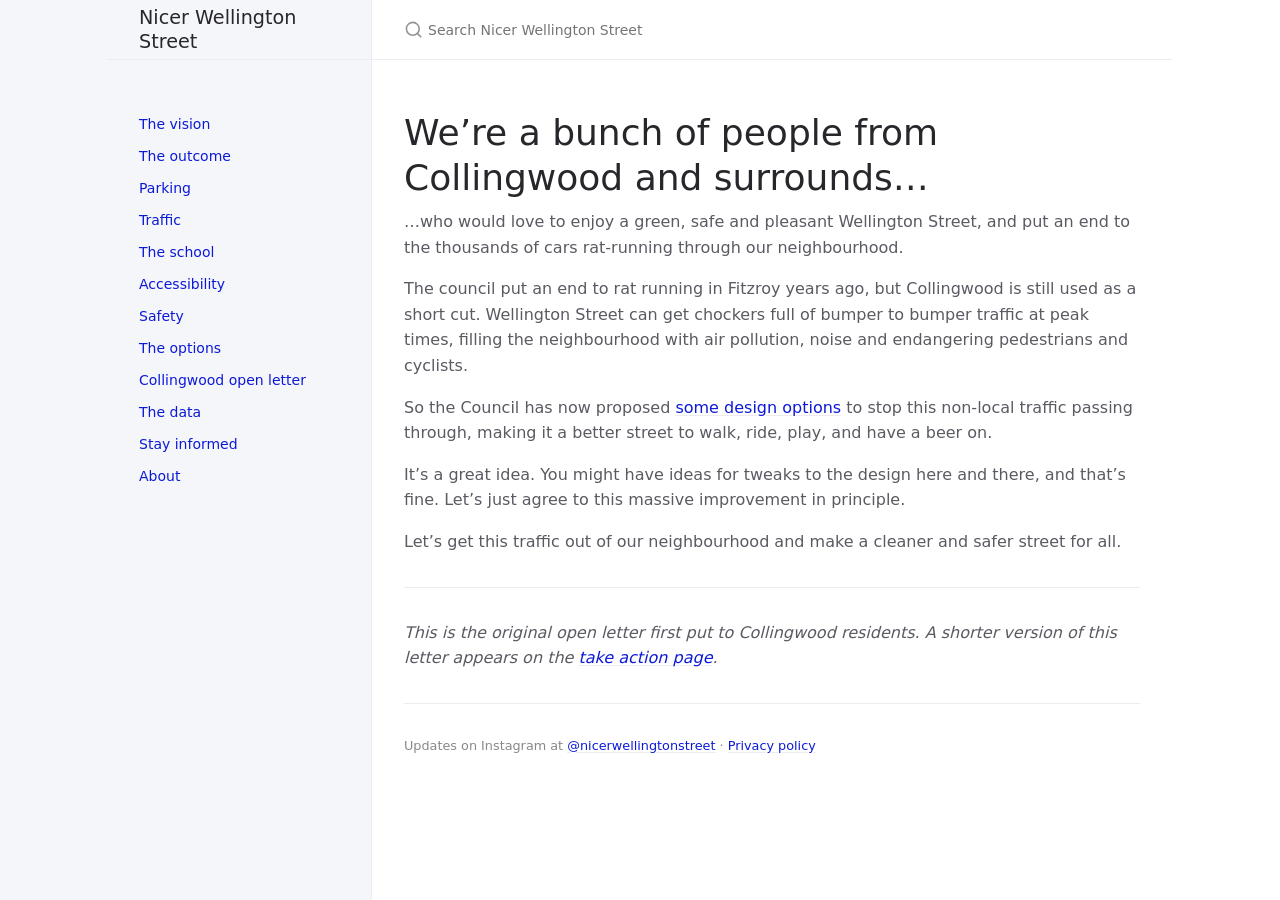
<file: collingwood/index.html>
<!DOCTYPE html> <html lang="en-US"> <head> <meta charset="UTF-8"> <meta http-equiv="X-UA-Compatible" content="IE=Edge"> <link rel="stylesheet" href="/assets/css/just-the-docs-default.css"> <link rel="stylesheet" href="/assets/css/just-the-docs-head-nav.css" id="jtd-head-nav-stylesheet"> <style id="jtd-nav-activation"> .site-nav > ul.nav-list:first-child > li:not(:nth-child(9)) > a, .site-nav > ul.nav-list:first-child > li > ul > li a { background-image: none; } .site-nav > ul.nav-list:not(:first-child) a, .site-nav li.external a { background-image: none; } .site-nav > ul.nav-list:first-child > li:nth-child(9) > a { font-weight: 600; text-decoration: none; }.site-nav > ul.nav-list:first-child > li:nth-child(9) > button svg { transform: rotate(-90deg); }.site-nav > ul.nav-list:first-child > li.nav-list-item:nth-child(9) > ul.nav-list { display: block; } </style> <script async src="https://www.googletagmanager.com/gtag/js?id=G-J4YD6J9PZK"></script> <script> window.dataLayer = window.dataLayer || []; function gtag(){dataLayer.push(arguments);} gtag('js', new Date()); gtag('config', 'G-J4YD6J9PZK'); </script> <script src="/assets/js/vendor/lunr.min.js"></script> <script src="/assets/js/just-the-docs.js"></script> <meta name="viewport" content="width=device-width, initial-scale=1"> <link rel="apple-touch-icon" sizes="180x180" href="/assets/apple-touch-icon.png"> <link rel="icon" type="image/png" sizes="96x96" href="/assets/favicon-96x96.png"> <link rel="icon" type="image/png" sizes="32x32" href="/assets/favicon-32x32.png"> <link rel="icon" type="image/png" sizes="16x16" href="/assets/favicon-16x16.png"> <link rel="manifest" href="/site.webmanifest"> <title>Collingwood open letter - Nicer Wellington Street</title> <meta property="og:title" content="Collingwood open letter - Nicer Wellington Street" /> <meta property="twitter:title" content="Collingwood open letter - Nicer Wellington Street" /> <!-- Begin Jekyll SEO tag v2.8.0 --> <meta name="generator" content="Jekyll v3.10.0" />  <meta property="og:locale" content="en_AU" /> <meta name="description" content="We’re a bunch of people from Collingwood and surrounds who would love to enjoy a green, safe and pleasant Wellington Street, and put an end to the thousands of cars rat-running through our neighbourhood." /> <meta property="og:description" content="We’re a bunch of people from Collingwood and surrounds who would love to enjoy a green, safe and pleasant Wellington Street, and put an end to the thousands of cars rat-running through our neighbourhood." /> <link rel="canonical" href="https://www.nicer-wellington-street.org/collingwood/" /> <meta property="og:url" content="https://www.nicer-wellington-street.org/collingwood/" /> <meta property="og:site_name" content="Nicer Wellington Street" /> <meta property="og:image" content="https://www.nicer-wellington-street.org/assets/images/og-image.jpg" /> <meta property="og:image:height" content="630" /> <meta property="og:image:width" content="1200" /> <meta property="og:type" content="website" /> <meta name="twitter:card" content="summary_large_image" /> <meta property="twitter:image" content="https://www.nicer-wellington-street.org/assets/images/og-image.jpg" />  <script type="application/ld+json"> {"@context":"https://schema.org","@type":"WebPage","description":"We’re a bunch of people from Collingwood and surrounds who would love to enjoy a green, safe and pleasant Wellington Street, and put an end to the thousands of cars rat-running through our neighbourhood.","headline":"Collingwood open letter","image":{"width":1200,"height":630,"url":"https://www.nicer-wellington-street.org/assets/images/og-image.jpg","@type":"imageObject"},"url":"https://www.nicer-wellington-street.org/collingwood/"}</script> <!-- End Jekyll SEO tag --> <style> /* just-the-docs sets 0.875rem (14px) on mobile; override to 16px for readability */ html { font-size: 1rem !important; } header .site-footer { display: none !important; } a { color: #0c1ad8; } a:visited { color: #0813c5; } a:hover { color: #0813c5; } .register-cta { background-color: #fbd016; border-left: 4px solid #0c1ad8; border-radius: 0 4px 4px 0; padding: 0.8em 1.25em; margin: 1.75em 0; } .register-cta p { margin: 0.4em 0; } .register-cta p:last-child { margin-top: 0.75em; margin-bottom: 0; } .register-cta strong { color: #0c1ad8; } .register-cta-instagram { font-size: 0.9em; } .btn-primary, .btn-primary:active, .btn-primary.selected { color: #0c1ad8 !important; background-color: #fbd016 !important; background-image: none !important; box-shadow: 0 1px 3px rgba(0,0,0,0.25), 0 4px 10px rgba(0,0,0,0.12); } .btn-primary:hover, .btn-primary.zeroclipboard-is-hover { color: #0c1ad8 !important; background-color: #e8c000 !important; background-image: none !important; } .register-cta .btn-primary, .register-cta .btn-primary:active, .register-cta .btn-primary.selected { color: #fff !important; background-color: #0c1ad8 !important; } .register-cta .btn-primary:hover, .register-cta .btn-primary.zeroclipboard-is-hover { color: #fff !important; background-color: #0813c5 !important; } .aux-nav-list-item a.site-button { height: auto !important; align-self: center; background-color: #fbd016 !important; background-image: none !important; color: #0c1ad8 !important; padding: 0.5em 1em !important; border-radius: 0 0 4px 4px; font-weight: 700; white-space: nowrap; box-shadow: 0 1px 3px rgba(0,0,0,0.25), 0 4px 10px rgba(0,0,0,0.12); } .aux-nav-list-item a.site-button:hover { background-color: #e8c000 !important; background-image: none !important; color: #0c1ad8 !important; text-decoration: none !important; } .key-points { margin: 1.25em 0; } .key-points li { padding: 0.25em 0; font-size: 1.05em; font-weight: 600; list-style-type: none; } .key-points li::before { content: "" !important; display: none !important; } .key-points li::marker { content: "\2714\0020"; color: #0c1ad8; } @media (min-width: 50rem) { .aux-nav { padding-right: 2rem !important; } } .voices { margin: 1.75em 0; } .voices h3 { font-size: 1em; font-weight: 600; color: #555; margin: 0 0 0.75em 0; text-transform: uppercase; letter-spacing: 0.04em; } .voice { margin: 0 0 1em 0; border-left: 3px solid #ddd; padding: 0.5em 0.85em; font-style: italic; } .voice p { margin: 0 0 0.4em 0; } .voice p:last-of-type { margin-bottom: 0; } .voice footer { margin-top: 0.5em; font-style: normal; } .voice cite { font-size: 0.85em; color: #888; } .voice cite::before { content: "— "; } .call-qrs { display: none; } @media (min-width: 50rem) { .call-qrs { display: block; margin: 1em 0 1.5em 0; } .call-qrs p { font-size: 0.85em; color: #555; margin: 0 0 0.6em 0; } .call-qrs-images { display: flex; flex-wrap: wrap; gap: 1.5em; } .call-qr-item { display: flex; flex-direction: column; } .call-qr-item p { font-size: 0.85em; color: #333; margin: 0 0 0.35em 0; line-height: 1.3; } .call-qrs-images img { width: 160px; height: auto; display: block; } } .support-split { display: flex; flex-direction: column-reverse; gap: 1.5em; margin: 1.5em 0; } .support-split-content p { margin: 0 0 0.75em 0; } .support-split-content p:last-child { margin-bottom: 0; } .support-split-instagram { font-size: 0.9em; color: #555; margin: 0.75em 0 0 0; text-align: center; } @media (min-width: 50rem) { .support-split { flex-direction: row; align-items: flex-start; } .support-split-form { flex: 0 0 340px; } .support-split-content { flex: 1; } } .ml-form-embedContent h4 { font-size: 30px !important; } .site-title { font-size: 1.2rem !important; } </style> <!-- Meta Pixel Code --> <script> !function(f,b,e,v,n,t,s) {if(f.fbq)return;n=f.fbq=function(){n.callMethod? n.callMethod.apply(n,arguments):n.queue.push(arguments)}; if(!f._fbq)f._fbq=n;n.push=n;n.loaded=!0;n.version='2.0'; n.queue=[];t=b.createElement(e);t.async=!0; t.src=v;s=b.getElementsByTagName(e)[0]; s.parentNode.insertBefore(t,s)}(window, document,'script', 'https://connect.facebook.net/en_US/fbevents.js'); fbq('init', '1318304476833039'); fbq('track', 'PageView'); </script> <noscript><img height="1" width="1" style="display:none" src="https://www.facebook.com/tr?id=1318304476833039&ev=PageView&noscript=1" /></noscript> <!-- End Meta Pixel Code --> <!-- MailerLite Universal --> <script> (function(w,d,e,u,f,l,n){w[f]=w[f]||function(){(w[f].q=w[f].q||[]) .push(arguments);},l=d.createElement(e),l.async=1,l.src=u, n=d.getElementsByTagName(e)[0],n.parentNode.insertBefore(l,n);}) (window,document,'script','https://assets.mailerlite.com/js/universal.js','ml'); window.__mlStub = window.ml; ml('account', '2239240'); </script> <!-- End MailerLite Universal --> <style> .ml-load-banner { position: fixed; top: 0; left: 0; right: 0; z-index: 10000; background-color: #f9f9f9; border-left: 4px solid #0c1ad8; box-shadow: 0 2px 6px rgba(0, 0, 0, 0.12); padding: 0.75em 1em; display: flex; align-items: center; gap: 0.75em; font-size: 0.95rem; line-height: 1.35; } .ml-load-banner-text { flex: 1; color: #222; } .ml-load-banner-text strong { color: #0c1ad8; } .ml-load-banner-copy { flex: 0 0 auto; background-color: #fbd016; color: #0c1ad8; border: none; border-radius: 3px; padding: 0.4em 0.85em; font-weight: 700; font-size: 0.9rem; cursor: pointer; box-shadow: 0 1px 3px rgba(0, 0, 0, 0.2); } .ml-load-banner-copy:hover { background-color: #e8c000; } .ml-load-banner-dismiss { flex: 0 0 auto; background: transparent; border: none; color: #555; font-size: 1.4rem; line-height: 1; padding: 0 0.25em; cursor: pointer; } .ml-load-banner-dismiss:hover { color: #000; } @media (max-width: 30rem) { .ml-load-banner { font-size: 0.88rem; padding: 0.6em 0.75em; gap: 0.5em; } } </style> <template id="ml-load-banner-template"> <div class="ml-load-banner" role="status"> <div class="ml-load-banner-text"> <strong>Our signup form didn't load.</strong> This is usually caused by a VPN, Instagram's browser, or an ad blocker. </div> <button type="button" class="ml-load-banner-copy" aria-live="polite">Copy link</button> <button type="button" class="ml-load-banner-dismiss" aria-label="Dismiss">&times;</button> </div> </template> <script> (function () { var DISMISS_KEY = 'mlBannerDismissed'; var TIMEOUT_MS = 3000; function alreadyDismissed() { try { return window.sessionStorage.getItem(DISMISS_KEY) === '1'; } catch (e) { return false; } } function markDismissed() { try { window.sessionStorage.setItem(DISMISS_KEY, '1'); } catch (e) { /* sessionStorage unavailable; dismissal won't persist, which is acceptable. */ } } function mlFailedToLoad() { /* If we never got a chance to stash the stub, treat as not-failed. */ if (typeof window.__mlStub !== 'function') return false; return window.ml === window.__mlStub; } function showBanner() { if (alreadyDismissed()) return; var tpl = document.getElementById('ml-load-banner-template'); if (!tpl) return; var node = tpl.content.firstElementChild.cloneNode(true); var copyBtn = node.querySelector('.ml-load-banner-copy'); copyBtn.addEventListener('click', function () { var url = window.location.href; var showCopied = function () { copyBtn.textContent = 'Copied'; setTimeout(function () { copyBtn.textContent = 'Copy link'; }, 2000); }; var showFailed = function () { copyBtn.textContent = 'Press & hold to copy'; setTimeout(function () { copyBtn.textContent = 'Copy link'; }, 3000); }; if (navigator.clipboard && navigator.clipboard.writeText) { navigator.clipboard.writeText(url).then(showCopied, showFailed); } else { showFailed(); } }); var dismissBtn = node.querySelector('.ml-load-banner-dismiss'); dismissBtn.addEventListener('click', function () { markDismissed(); if (node.parentNode) node.parentNode.removeChild(node); }); document.body.appendChild(node); } function check() { if (mlFailedToLoad()) showBanner(); } if (document.readyState === 'complete') { setTimeout(check, TIMEOUT_MS); } else { window.addEventListener('load', function () { setTimeout(check, TIMEOUT_MS); }); } })(); </script> </head> <body> <a class="skip-to-main" href="#main-content">Skip to main content</a> <svg xmlns="http://www.w3.org/2000/svg" class="d-none"> <symbol id="svg-link" viewBox="0 0 24 24"> <title>Link</title> <svg xmlns="http://www.w3.org/2000/svg" width="24" height="24" viewBox="0 0 24 24" fill="none" stroke="currentColor" stroke-width="2" stroke-linecap="round" stroke-linejoin="round" class="feather feather-link"> <path d="M10 13a5 5 0 0 0 7.54.54l3-3a5 5 0 0 0-7.07-7.07l-1.72 1.71"></path><path d="M14 11a5 5 0 0 0-7.54-.54l-3 3a5 5 0 0 0 7.07 7.07l1.71-1.71"></path> </svg> </symbol> <symbol id="svg-menu" viewBox="0 0 24 24"> <title>Menu</title> <svg xmlns="http://www.w3.org/2000/svg" width="24" height="24" viewBox="0 0 24 24" fill="none" stroke="currentColor" stroke-width="2" stroke-linecap="round" stroke-linejoin="round" class="feather feather-menu"> <line x1="3" y1="12" x2="21" y2="12"></line><line x1="3" y1="6" x2="21" y2="6"></line><line x1="3" y1="18" x2="21" y2="18"></line> </svg> </symbol> <symbol id="svg-arrow-right" viewBox="0 0 24 24"> <title>Expand</title> <svg xmlns="http://www.w3.org/2000/svg" width="24" height="24" viewBox="0 0 24 24" fill="none" stroke="currentColor" stroke-width="2" stroke-linecap="round" stroke-linejoin="round" class="feather feather-chevron-right"> <polyline points="9 18 15 12 9 6"></polyline> </svg> </symbol> <!-- Feather. MIT License: https://github.com/feathericons/feather/blob/master/LICENSE --> <symbol id="svg-external-link" width="24" height="24" viewBox="0 0 24 24" fill="none" stroke="currentColor" stroke-width="2" stroke-linecap="round" stroke-linejoin="round" class="feather feather-external-link"> <title id="svg-external-link-title">(external link)</title> <path d="M18 13v6a2 2 0 0 1-2 2H5a2 2 0 0 1-2-2V8a2 2 0 0 1 2-2h6"></path><polyline points="15 3 21 3 21 9"></polyline><line x1="10" y1="14" x2="21" y2="3"></line> </symbol> <symbol id="svg-doc" viewBox="0 0 24 24"> <title>Document</title> <svg xmlns="http://www.w3.org/2000/svg" width="24" height="24" viewBox="0 0 24 24" fill="none" stroke="currentColor" stroke-width="2" stroke-linecap="round" stroke-linejoin="round" class="feather feather-file"> <path d="M13 2H6a2 2 0 0 0-2 2v16a2 2 0 0 0 2 2h12a2 2 0 0 0 2-2V9z"></path><polyline points="13 2 13 9 20 9"></polyline> </svg> </symbol> <symbol id="svg-search" viewBox="0 0 24 24"> <title>Search</title> <svg xmlns="http://www.w3.org/2000/svg" width="24" height="24" viewBox="0 0 24 24" fill="none" stroke="currentColor" stroke-width="2" stroke-linecap="round" stroke-linejoin="round" class="feather feather-search"> <circle cx="11" cy="11" r="8"></circle><line x1="21" y1="21" x2="16.65" y2="16.65"></line> </svg> </symbol> <!-- Bootstrap Icons. MIT License: https://github.com/twbs/icons/blob/main/LICENSE.md --> <symbol id="svg-copy" viewBox="0 0 16 16"> <title>Copy</title> <svg xmlns="http://www.w3.org/2000/svg" width="16" height="16" fill="currentColor" class="bi bi-clipboard" viewBox="0 0 16 16"> <path d="M4 1.5H3a2 2 0 0 0-2 2V14a2 2 0 0 0 2 2h10a2 2 0 0 0 2-2V3.5a2 2 0 0 0-2-2h-1v1h1a1 1 0 0 1 1 1V14a1 1 0 0 1-1 1H3a1 1 0 0 1-1-1V3.5a1 1 0 0 1 1-1h1v-1z"/> <path d="M9.5 1a.5.5 0 0 1 .5.5v1a.5.5 0 0 1-.5.5h-3a.5.5 0 0 1-.5-.5v-1a.5.5 0 0 1 .5-.5h3zm-3-1A1.5 1.5 0 0 0 5 1.5v1A1.5 1.5 0 0 0 6.5 4h3A1.5 1.5 0 0 0 11 2.5v-1A1.5 1.5 0 0 0 9.5 0h-3z"/> </svg> </symbol> <symbol id="svg-copied" viewBox="0 0 16 16"> <title>Copied</title> <svg xmlns="http://www.w3.org/2000/svg" width="16" height="16" fill="currentColor" class="bi bi-clipboard-check-fill" viewBox="0 0 16 16"> <path d="M6.5 0A1.5 1.5 0 0 0 5 1.5v1A1.5 1.5 0 0 0 6.5 4h3A1.5 1.5 0 0 0 11 2.5v-1A1.5 1.5 0 0 0 9.5 0h-3Zm3 1a.5.5 0 0 1 .5.5v1a.5.5 0 0 1-.5.5h-3a.5.5 0 0 1-.5-.5v-1a.5.5 0 0 1 .5-.5h3Z"/> <path d="M4 1.5H3a2 2 0 0 0-2 2V14a2 2 0 0 0 2 2h10a2 2 0 0 0 2-2V3.5a2 2 0 0 0-2-2h-1v1A2.5 2.5 0 0 1 9.5 5h-3A2.5 2.5 0 0 1 4 2.5v-1Zm6.854 7.354-3 3a.5.5 0 0 1-.708 0l-1.5-1.5a.5.5 0 0 1 .708-.708L7.5 10.793l2.646-2.647a.5.5 0 0 1 .708.708Z"/> </svg> </symbol> </svg> <header class="side-bar"> <div class="site-header"> <a href="/" class="site-title lh-tight"> Nicer Wellington Street </a> <button id="menu-button" class="site-button btn-reset" aria-label="Menu" aria-expanded="false"> <svg viewBox="0 0 24 24" class="icon" aria-hidden="true"><use xlink:href="#svg-menu"></use></svg> </button> </div> <nav aria-label="Main" id="site-nav" class="site-nav"> <ul class="nav-list"><li class="nav-list-item"><a href="/" class="nav-list-link">The vision</a></li><li class="nav-list-item"><a href="/decision/" class="nav-list-link">The outcome</a></li><li class="nav-list-item"><a href="/parking/" class="nav-list-link">Parking</a></li><li class="nav-list-item"><a href="/traffic/" class="nav-list-link">Traffic</a></li><li class="nav-list-item"><a href="/school/" class="nav-list-link">The school</a></li><li class="nav-list-item"><a href="/access/" class="nav-list-link">Accessibility</a></li><li class="nav-list-item"><a href="/safety/" class="nav-list-link">Safety</a></li><li class="nav-list-item"><a href="/options/" class="nav-list-link">The options</a></li><li class="nav-list-item"><a href="/collingwood/" class="nav-list-link">Collingwood open letter</a></li><li class="nav-list-item"><a href="/data/" class="nav-list-link">The data</a></li><li class="nav-list-item"><a href="/action/" class="nav-list-link">Stay informed</a></li><li class="nav-list-item"><a href="/about/" class="nav-list-link">About</a></li></ul> </nav> <div class="d-md-block d-none site-footer"> This site uses <a href="https://github.com/just-the-docs/just-the-docs">Just the Docs</a>, a documentation theme for Jekyll. </div> </header> <div class="main" id="top"> <div id="main-header" class="main-header"> <div class="search" role="search"> <div class="search-input-wrap"> <input type="text" id="search-input" class="search-input" tabindex="0" placeholder="Search Nicer Wellington Street" autocomplete="off"> <label for="search-input" class="search-label"> <span class="sr-only">Search Nicer Wellington Street</span> <svg viewBox="0 0 24 24" class="search-icon" aria-hidden="true"><use xlink:href="#svg-search"></use></svg> </label> </div> <div id="search-results" class="search-results"></div> </div> </div> <div class="main-content-wrap"> <div id="main-content" class="main-content"> <main> <h1 id="were-a-bunch-of-people-from-collingwood-and-surrounds"> <a href="#were-a-bunch-of-people-from-collingwood-and-surrounds" class="anchor-heading" aria-labelledby="were-a-bunch-of-people-from-collingwood-and-surrounds"><svg viewBox="0 0 16 16" aria-hidden="true"><use xlink:href="#svg-link"></use></svg></a> We’re a bunch of people from Collingwood and surrounds… </h1> <p>…who would love to enjoy a green, safe and pleasant Wellington Street, and put an end to the thousands of cars rat-running through our neighbourhood.</p> <p>The council put an end to rat running in Fitzroy years ago, but Collingwood is still used as a short cut. Wellington Street can get chockers full of bumper to bumper traffic at peak times, filling the neighbourhood with air pollution, noise and endangering pedestrians and cyclists.</p> <p>So the Council has now proposed <a href="/options/">some design options</a> to stop this non-local traffic passing through, making it a better street to walk, ride, play, and have a beer on.</p> <p>It’s a great idea. You might have ideas for tweaks to the design here and there, and that’s fine. Let’s just agree to this massive improvement in principle.</p> <p>Let’s get this traffic out of our neighbourhood and make a cleaner and safer street for all.</p><hr /> <p><em>This is the original open letter first put to Collingwood residents. A shorter version of this letter appears on the <a href="/action/">take action page</a>.</em></p> </main> <hr> <footer> <p style="font-size: 0.8em; color: #888; margin-top: 1.5em;">Updates on Instagram at <a href="https://www.instagram.com/nicerwellingtonstreet">@nicerwellingtonstreet</a> &middot; <a href="/privacy/">Privacy policy</a></p> <script> document.addEventListener('DOMContentLoaded', function () { document.querySelectorAll('a[href^="http"]').forEach(function (link) { if (link.hostname !== window.location.hostname) { link.setAttribute('target', '_blank'); link.setAttribute('rel', 'noopener noreferrer'); } }); }); </script> <div class="d-md-none mt-4 fs-2"> This site uses <a href="https://github.com/just-the-docs/just-the-docs">Just the Docs</a>, a documentation theme for Jekyll. </div> </footer> </div> </div> <div class="search-overlay"></div> </div> </body> </html>
</file>
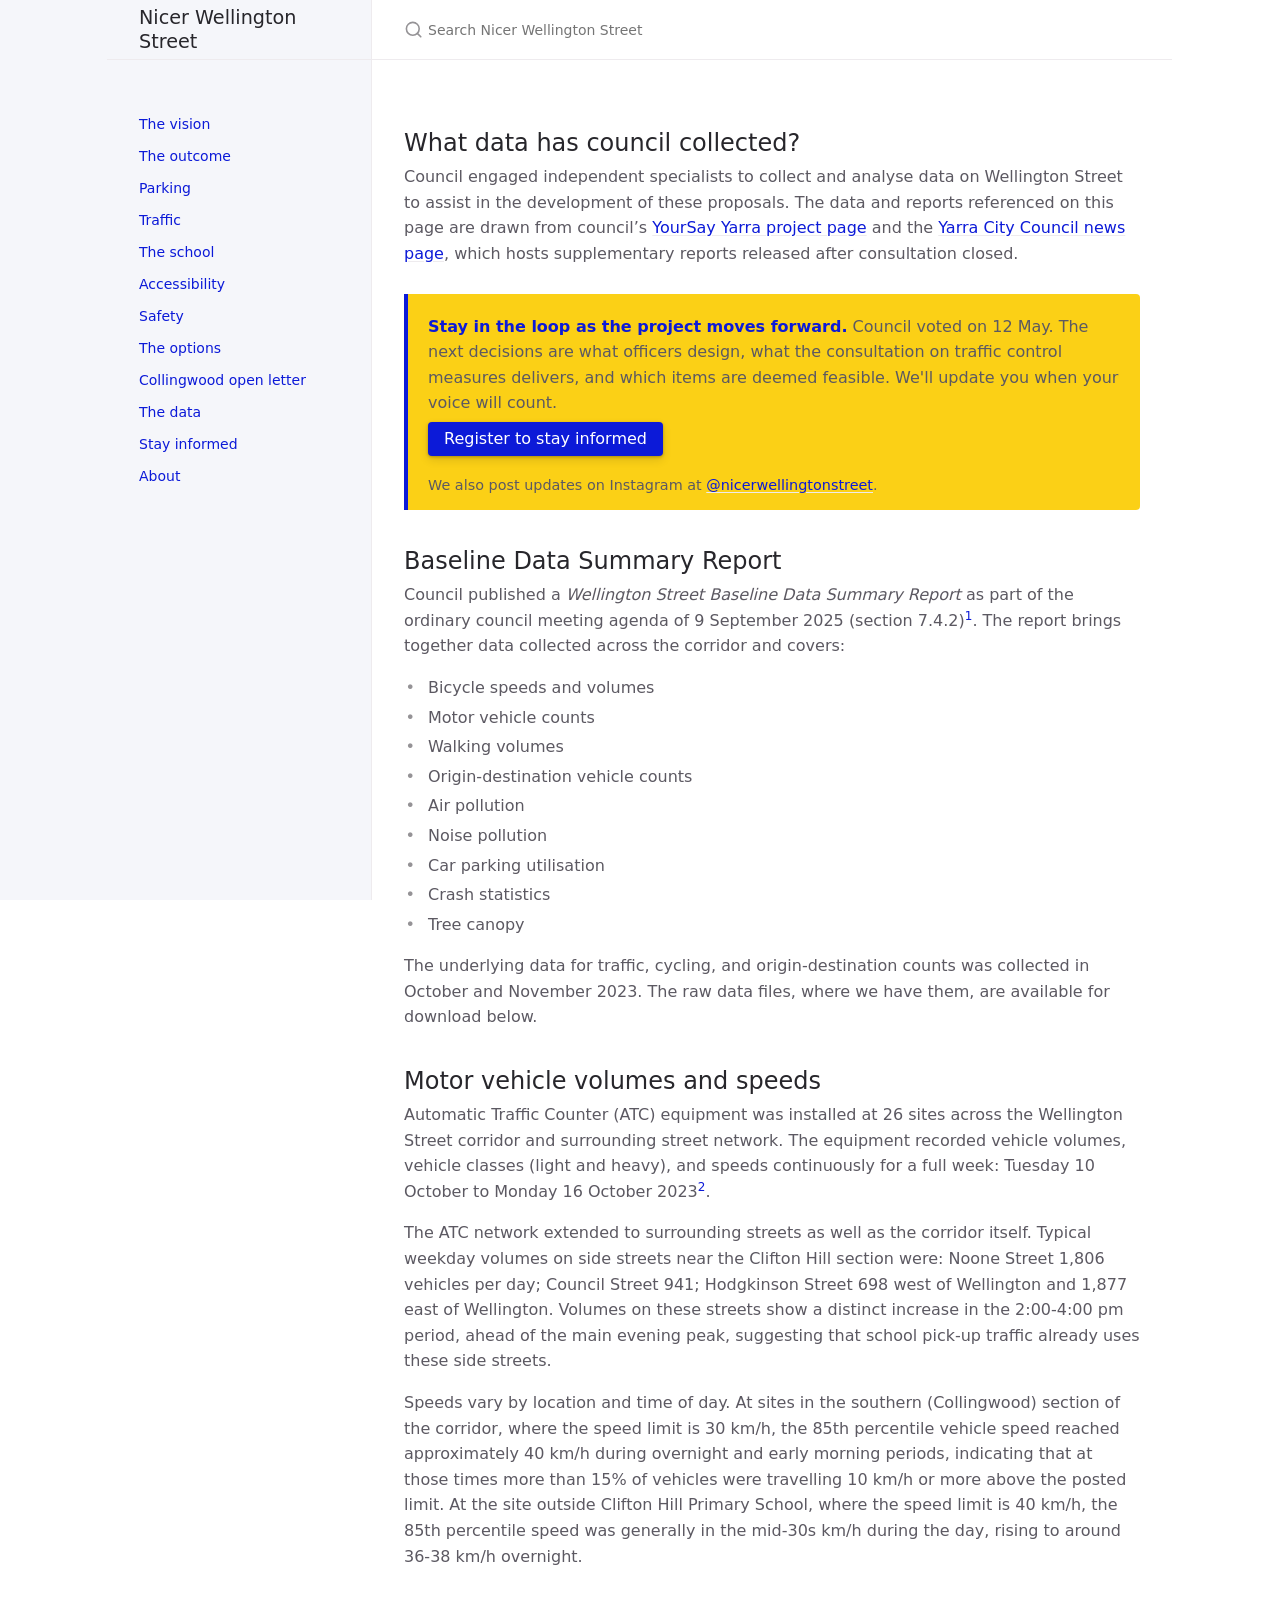
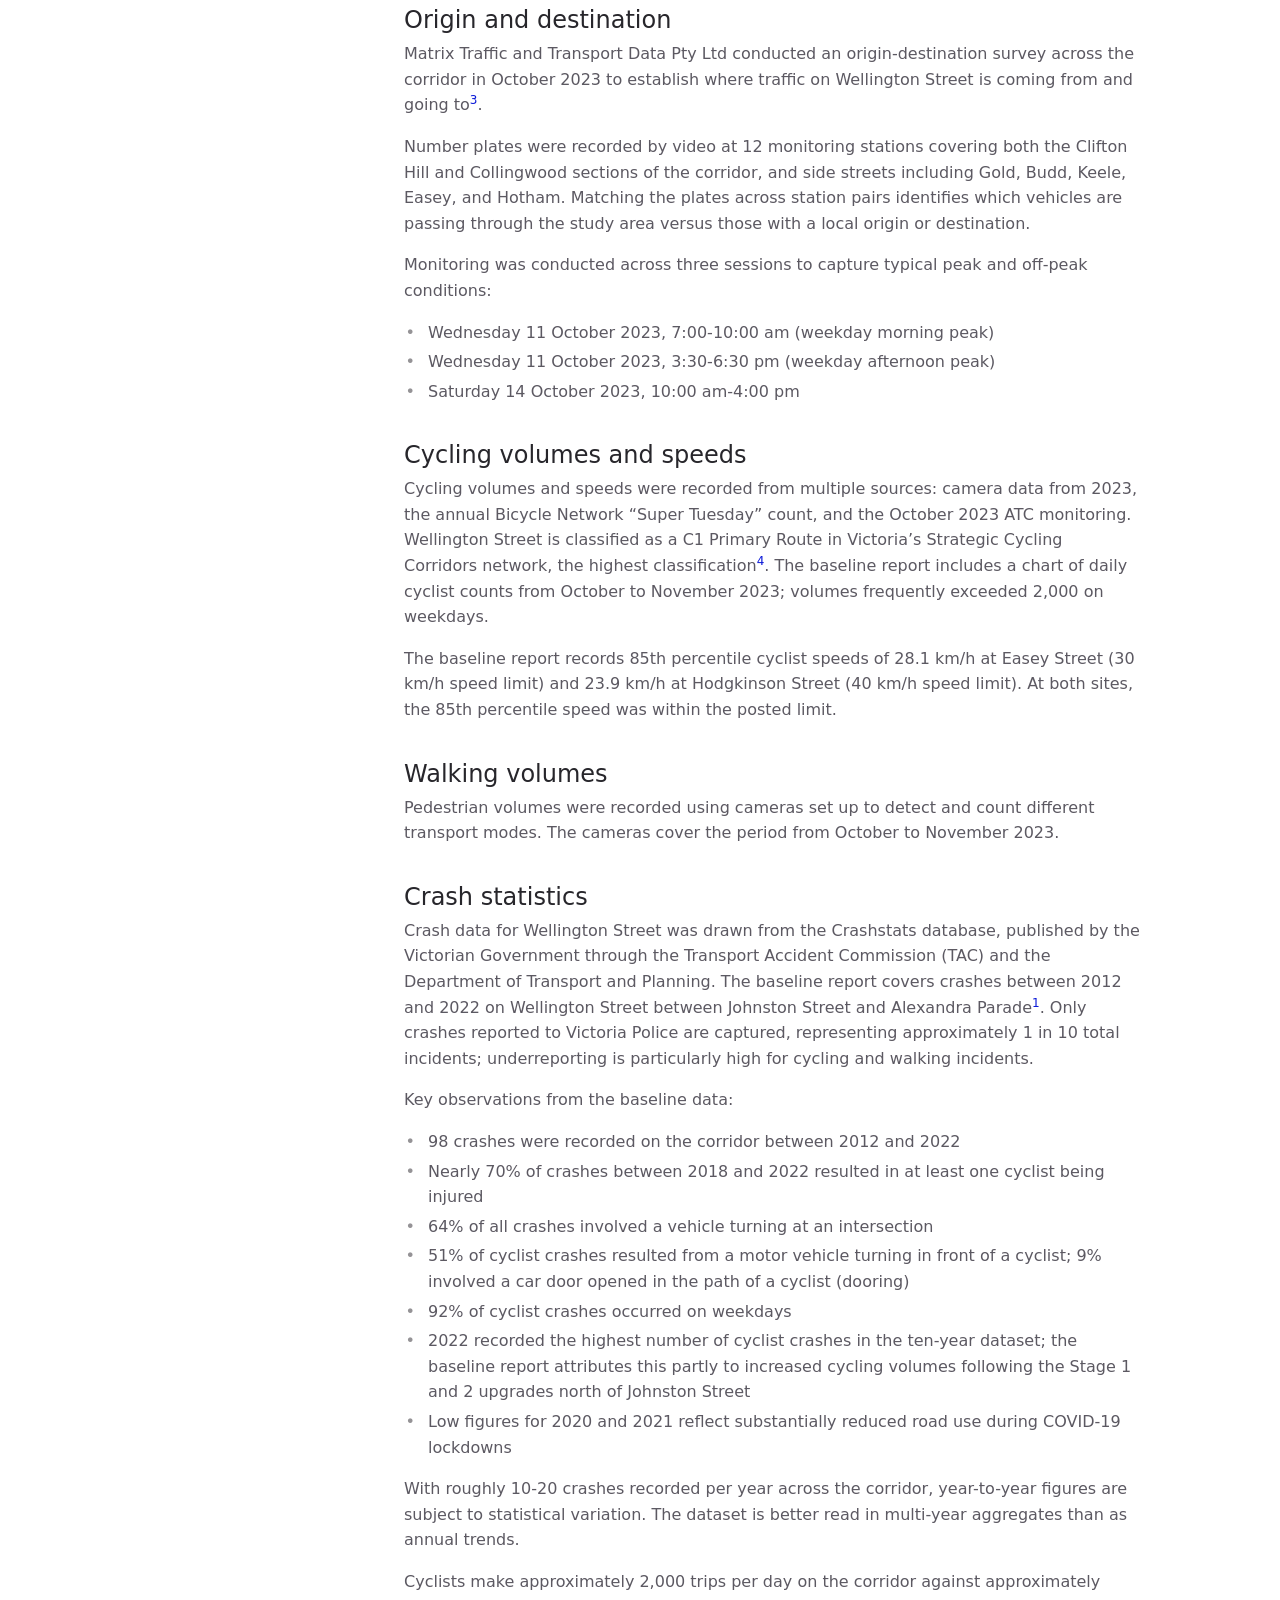
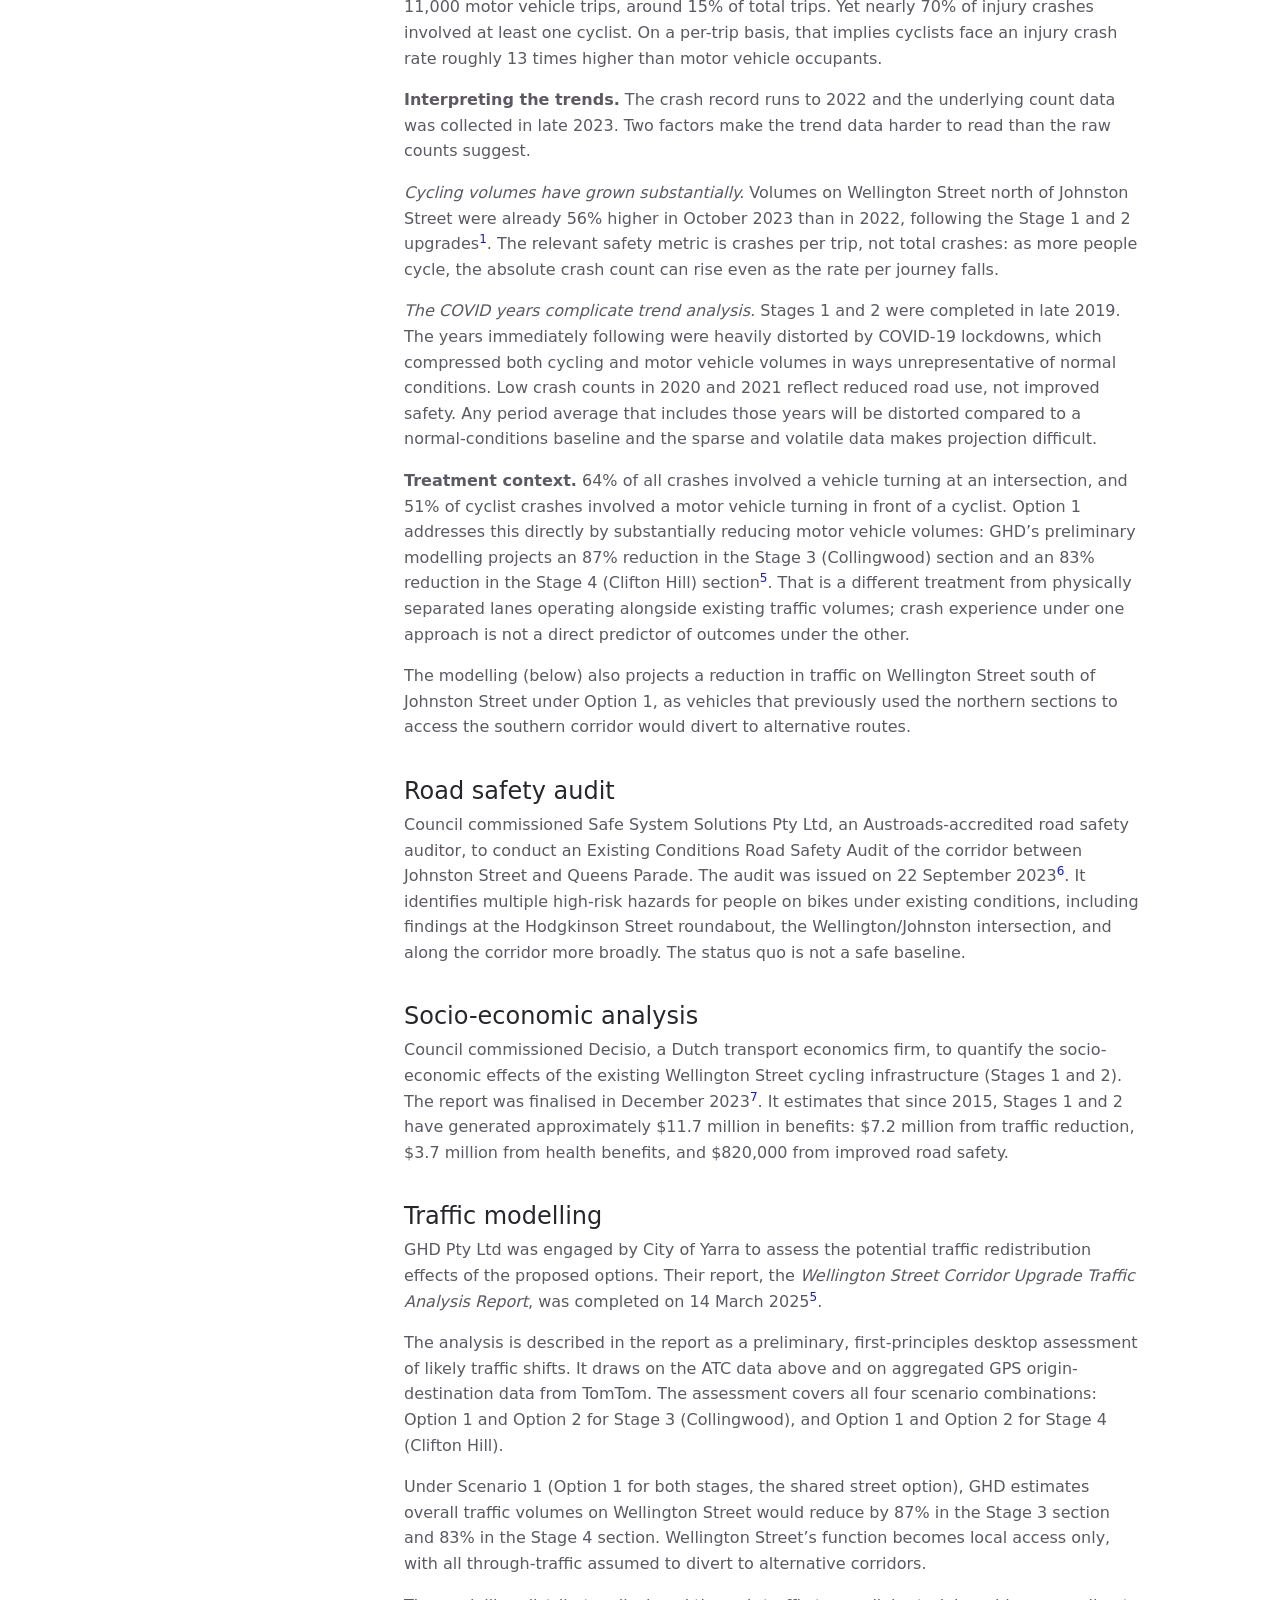
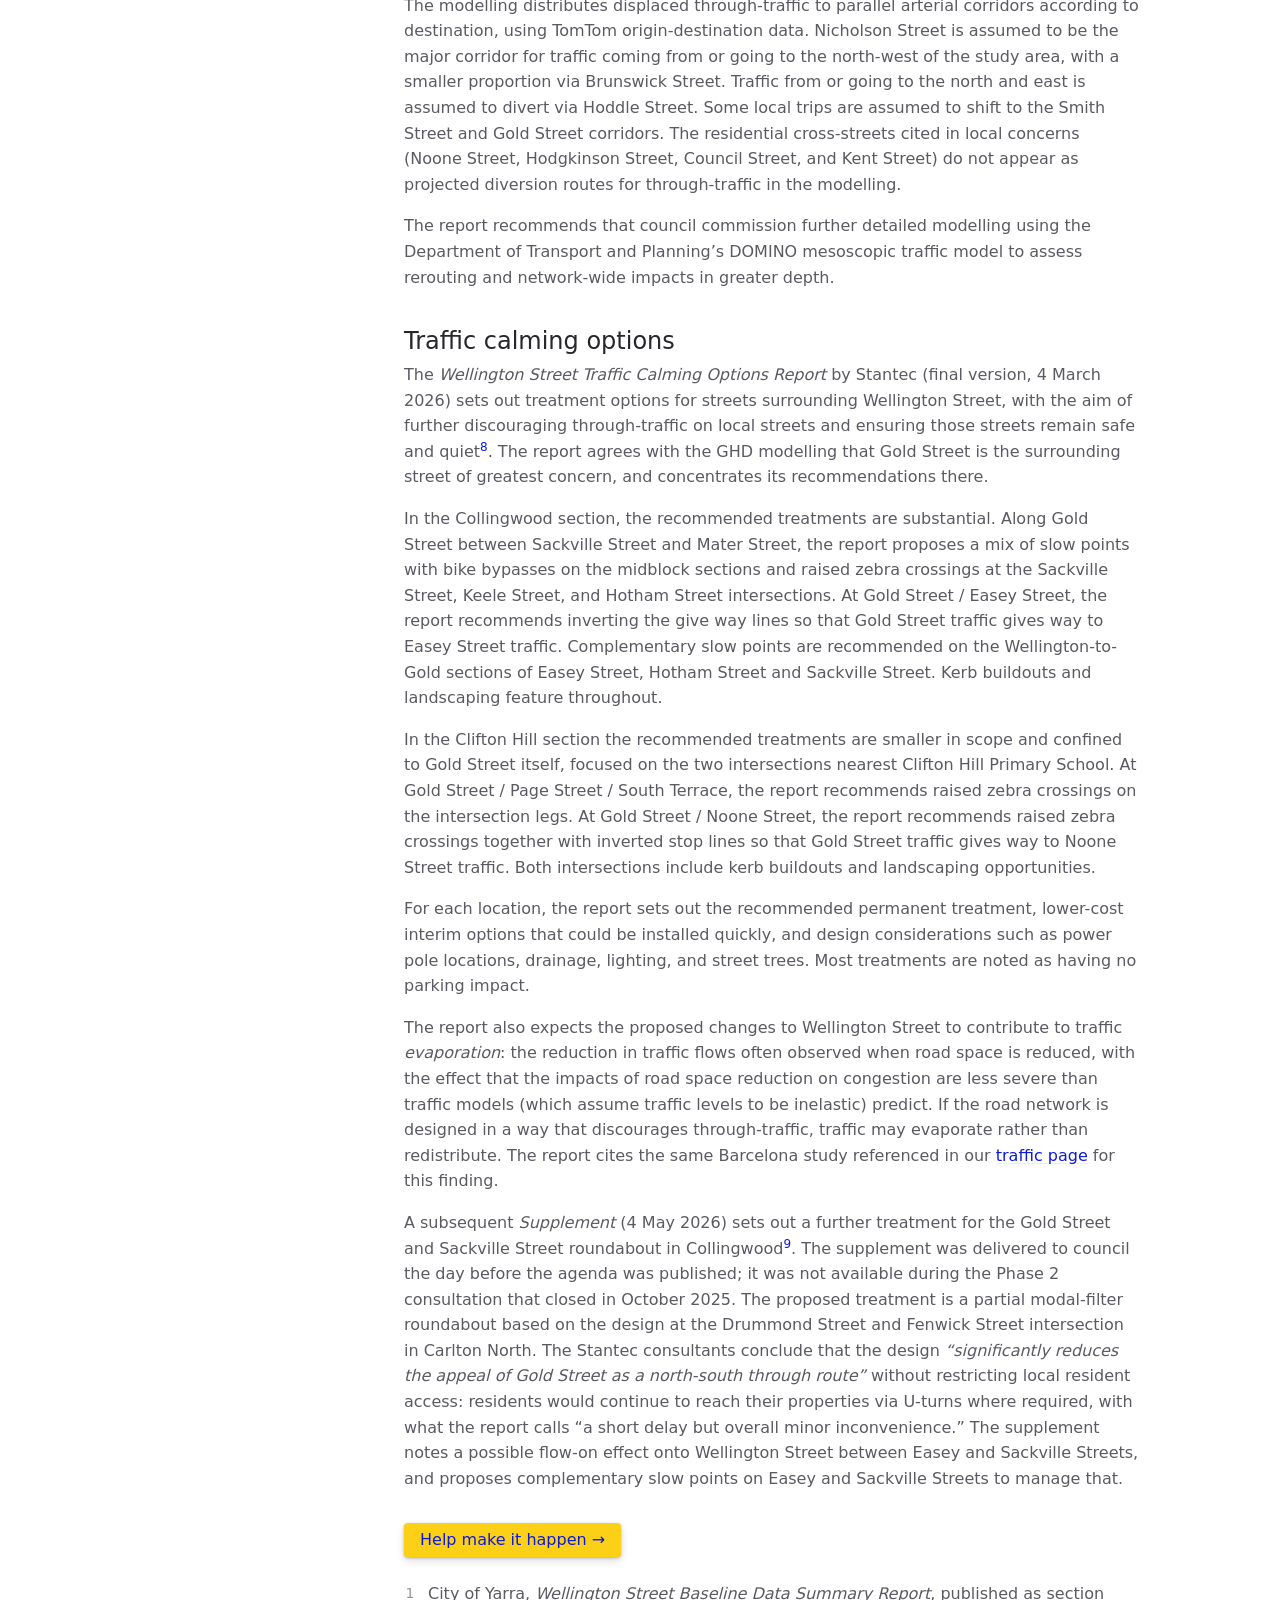
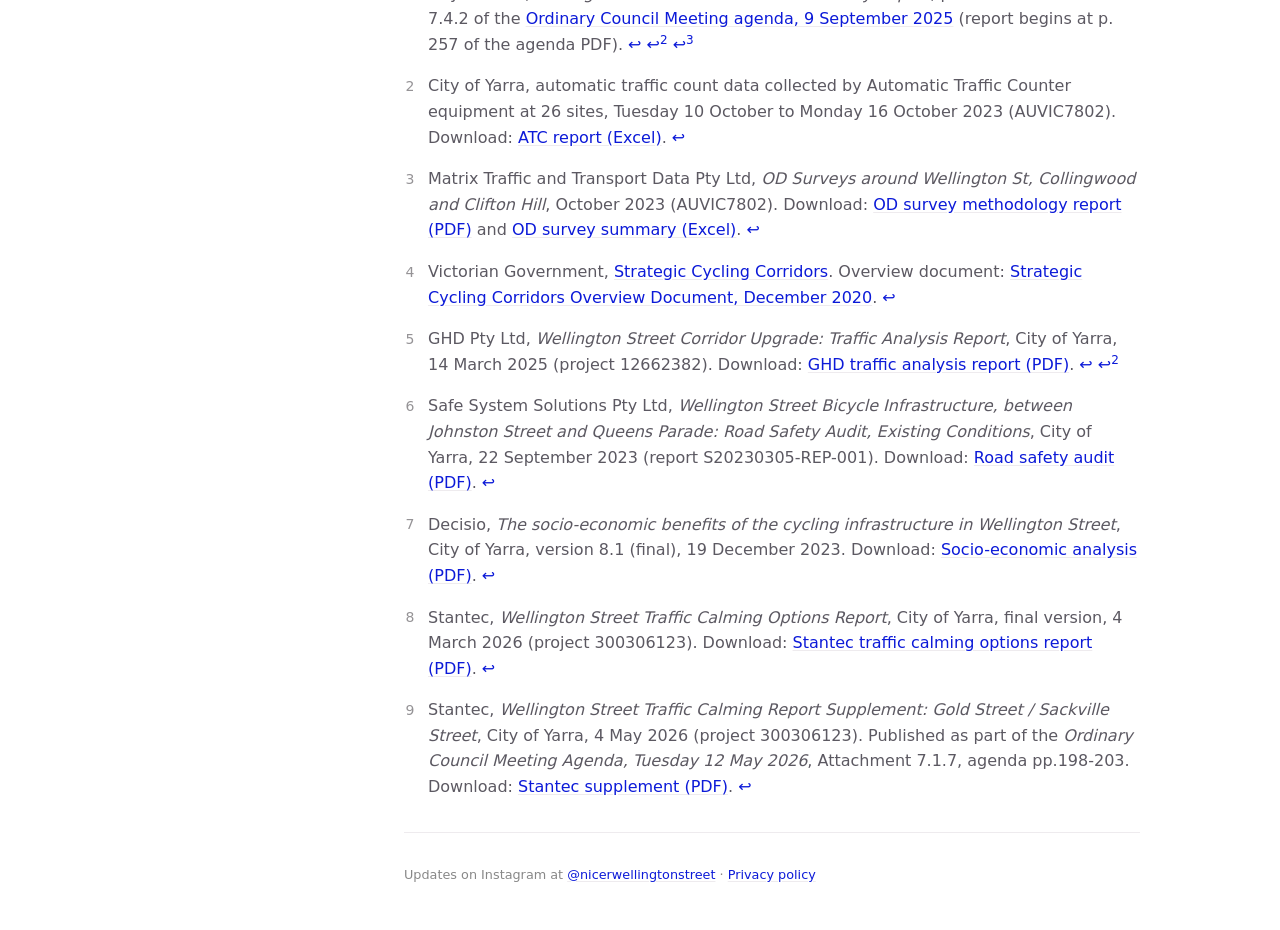
<file: data/index.html>
<!DOCTYPE html> <html lang="en-US"> <head> <meta charset="UTF-8"> <meta http-equiv="X-UA-Compatible" content="IE=Edge"> <link rel="stylesheet" href="/assets/css/just-the-docs-default.css"> <link rel="stylesheet" href="/assets/css/just-the-docs-head-nav.css" id="jtd-head-nav-stylesheet"> <style id="jtd-nav-activation"> .site-nav > ul.nav-list:first-child > li:not(:nth-child(10)) > a, .site-nav > ul.nav-list:first-child > li > ul > li a { background-image: none; } .site-nav > ul.nav-list:not(:first-child) a, .site-nav li.external a { background-image: none; } .site-nav > ul.nav-list:first-child > li:nth-child(10) > a { font-weight: 600; text-decoration: none; }.site-nav > ul.nav-list:first-child > li:nth-child(10) > button svg { transform: rotate(-90deg); }.site-nav > ul.nav-list:first-child > li.nav-list-item:nth-child(10) > ul.nav-list { display: block; } </style> <script async src="https://www.googletagmanager.com/gtag/js?id=G-J4YD6J9PZK"></script> <script> window.dataLayer = window.dataLayer || []; function gtag(){dataLayer.push(arguments);} gtag('js', new Date()); gtag('config', 'G-J4YD6J9PZK'); </script> <script src="/assets/js/vendor/lunr.min.js"></script> <script src="/assets/js/just-the-docs.js"></script> <meta name="viewport" content="width=device-width, initial-scale=1"> <link rel="apple-touch-icon" sizes="180x180" href="/assets/apple-touch-icon.png"> <link rel="icon" type="image/png" sizes="96x96" href="/assets/favicon-96x96.png"> <link rel="icon" type="image/png" sizes="32x32" href="/assets/favicon-32x32.png"> <link rel="icon" type="image/png" sizes="16x16" href="/assets/favicon-16x16.png"> <link rel="manifest" href="/site.webmanifest"> <title>The data - Nicer Wellington Street</title> <meta property="og:title" content="The data - Nicer Wellington Street" /> <meta property="twitter:title" content="The data - Nicer Wellington Street" /> <!-- Begin Jekyll SEO tag v2.8.0 --> <meta name="generator" content="Jekyll v3.10.0" />  <meta property="og:locale" content="en_AU" /> <meta name="description" content="Council engaged independent specialists to collect and analyse data on Wellington to assist in the development of these proposals. The baseline data covers cycling volumes and speeds, motor vehicle counts, walking volumes, origin and destination patterns, air and noise pollution, car parking utilisation, crash statistics, and tree canopy." /> <meta property="og:description" content="Council engaged independent specialists to collect and analyse data on Wellington to assist in the development of these proposals. The baseline data covers cycling volumes and speeds, motor vehicle counts, walking volumes, origin and destination patterns, air and noise pollution, car parking utilisation, crash statistics, and tree canopy." /> <link rel="canonical" href="https://www.nicer-wellington-street.org/data/" /> <meta property="og:url" content="https://www.nicer-wellington-street.org/data/" /> <meta property="og:site_name" content="Nicer Wellington Street" /> <meta property="og:image" content="https://www.nicer-wellington-street.org/assets/images/og-image.jpg" /> <meta property="og:image:height" content="630" /> <meta property="og:image:width" content="1200" /> <meta property="og:type" content="website" /> <meta name="twitter:card" content="summary_large_image" /> <meta property="twitter:image" content="https://www.nicer-wellington-street.org/assets/images/og-image.jpg" />  <script type="application/ld+json"> {"@context":"https://schema.org","@type":"WebPage","description":"Council engaged independent specialists to collect and analyse data on Wellington to assist in the development of these proposals. The baseline data covers cycling volumes and speeds, motor vehicle counts, walking volumes, origin and destination patterns, air and noise pollution, car parking utilisation, crash statistics, and tree canopy.","headline":"The data","image":{"width":1200,"height":630,"url":"https://www.nicer-wellington-street.org/assets/images/og-image.jpg","@type":"imageObject"},"url":"https://www.nicer-wellington-street.org/data/"}</script> <!-- End Jekyll SEO tag --> <style> /* just-the-docs sets 0.875rem (14px) on mobile; override to 16px for readability */ html { font-size: 1rem !important; } header .site-footer { display: none !important; } a { color: #0c1ad8; } a:visited { color: #0813c5; } a:hover { color: #0813c5; } .register-cta { background-color: #fbd016; border-left: 4px solid #0c1ad8; border-radius: 0 4px 4px 0; padding: 0.8em 1.25em; margin: 1.75em 0; } .register-cta p { margin: 0.4em 0; } .register-cta p:last-child { margin-top: 0.75em; margin-bottom: 0; } .register-cta strong { color: #0c1ad8; } .register-cta-instagram { font-size: 0.9em; } .btn-primary, .btn-primary:active, .btn-primary.selected { color: #0c1ad8 !important; background-color: #fbd016 !important; background-image: none !important; box-shadow: 0 1px 3px rgba(0,0,0,0.25), 0 4px 10px rgba(0,0,0,0.12); } .btn-primary:hover, .btn-primary.zeroclipboard-is-hover { color: #0c1ad8 !important; background-color: #e8c000 !important; background-image: none !important; } .register-cta .btn-primary, .register-cta .btn-primary:active, .register-cta .btn-primary.selected { color: #fff !important; background-color: #0c1ad8 !important; } .register-cta .btn-primary:hover, .register-cta .btn-primary.zeroclipboard-is-hover { color: #fff !important; background-color: #0813c5 !important; } .aux-nav-list-item a.site-button { height: auto !important; align-self: center; background-color: #fbd016 !important; background-image: none !important; color: #0c1ad8 !important; padding: 0.5em 1em !important; border-radius: 0 0 4px 4px; font-weight: 700; white-space: nowrap; box-shadow: 0 1px 3px rgba(0,0,0,0.25), 0 4px 10px rgba(0,0,0,0.12); } .aux-nav-list-item a.site-button:hover { background-color: #e8c000 !important; background-image: none !important; color: #0c1ad8 !important; text-decoration: none !important; } .key-points { margin: 1.25em 0; } .key-points li { padding: 0.25em 0; font-size: 1.05em; font-weight: 600; list-style-type: none; } .key-points li::before { content: "" !important; display: none !important; } .key-points li::marker { content: "\2714\0020"; color: #0c1ad8; } @media (min-width: 50rem) { .aux-nav { padding-right: 2rem !important; } } .voices { margin: 1.75em 0; } .voices h3 { font-size: 1em; font-weight: 600; color: #555; margin: 0 0 0.75em 0; text-transform: uppercase; letter-spacing: 0.04em; } .voice { margin: 0 0 1em 0; border-left: 3px solid #ddd; padding: 0.5em 0.85em; font-style: italic; } .voice p { margin: 0 0 0.4em 0; } .voice p:last-of-type { margin-bottom: 0; } .voice footer { margin-top: 0.5em; font-style: normal; } .voice cite { font-size: 0.85em; color: #888; } .voice cite::before { content: "— "; } .call-qrs { display: none; } @media (min-width: 50rem) { .call-qrs { display: block; margin: 1em 0 1.5em 0; } .call-qrs p { font-size: 0.85em; color: #555; margin: 0 0 0.6em 0; } .call-qrs-images { display: flex; flex-wrap: wrap; gap: 1.5em; } .call-qr-item { display: flex; flex-direction: column; } .call-qr-item p { font-size: 0.85em; color: #333; margin: 0 0 0.35em 0; line-height: 1.3; } .call-qrs-images img { width: 160px; height: auto; display: block; } } .support-split { display: flex; flex-direction: column-reverse; gap: 1.5em; margin: 1.5em 0; } .support-split-content p { margin: 0 0 0.75em 0; } .support-split-content p:last-child { margin-bottom: 0; } .support-split-instagram { font-size: 0.9em; color: #555; margin: 0.75em 0 0 0; text-align: center; } @media (min-width: 50rem) { .support-split { flex-direction: row; align-items: flex-start; } .support-split-form { flex: 0 0 340px; } .support-split-content { flex: 1; } } .ml-form-embedContent h4 { font-size: 30px !important; } .site-title { font-size: 1.2rem !important; } </style> <!-- Meta Pixel Code --> <script> !function(f,b,e,v,n,t,s) {if(f.fbq)return;n=f.fbq=function(){n.callMethod? n.callMethod.apply(n,arguments):n.queue.push(arguments)}; if(!f._fbq)f._fbq=n;n.push=n;n.loaded=!0;n.version='2.0'; n.queue=[];t=b.createElement(e);t.async=!0; t.src=v;s=b.getElementsByTagName(e)[0]; s.parentNode.insertBefore(t,s)}(window, document,'script', 'https://connect.facebook.net/en_US/fbevents.js'); fbq('init', '1318304476833039'); fbq('track', 'PageView'); </script> <noscript><img height="1" width="1" style="display:none" src="https://www.facebook.com/tr?id=1318304476833039&ev=PageView&noscript=1" /></noscript> <!-- End Meta Pixel Code --> <!-- MailerLite Universal --> <script> (function(w,d,e,u,f,l,n){w[f]=w[f]||function(){(w[f].q=w[f].q||[]) .push(arguments);},l=d.createElement(e),l.async=1,l.src=u, n=d.getElementsByTagName(e)[0],n.parentNode.insertBefore(l,n);}) (window,document,'script','https://assets.mailerlite.com/js/universal.js','ml'); window.__mlStub = window.ml; ml('account', '2239240'); </script> <!-- End MailerLite Universal --> <style> .ml-load-banner { position: fixed; top: 0; left: 0; right: 0; z-index: 10000; background-color: #f9f9f9; border-left: 4px solid #0c1ad8; box-shadow: 0 2px 6px rgba(0, 0, 0, 0.12); padding: 0.75em 1em; display: flex; align-items: center; gap: 0.75em; font-size: 0.95rem; line-height: 1.35; } .ml-load-banner-text { flex: 1; color: #222; } .ml-load-banner-text strong { color: #0c1ad8; } .ml-load-banner-copy { flex: 0 0 auto; background-color: #fbd016; color: #0c1ad8; border: none; border-radius: 3px; padding: 0.4em 0.85em; font-weight: 700; font-size: 0.9rem; cursor: pointer; box-shadow: 0 1px 3px rgba(0, 0, 0, 0.2); } .ml-load-banner-copy:hover { background-color: #e8c000; } .ml-load-banner-dismiss { flex: 0 0 auto; background: transparent; border: none; color: #555; font-size: 1.4rem; line-height: 1; padding: 0 0.25em; cursor: pointer; } .ml-load-banner-dismiss:hover { color: #000; } @media (max-width: 30rem) { .ml-load-banner { font-size: 0.88rem; padding: 0.6em 0.75em; gap: 0.5em; } } </style> <template id="ml-load-banner-template"> <div class="ml-load-banner" role="status"> <div class="ml-load-banner-text"> <strong>Our signup form didn't load.</strong> This is usually caused by a VPN, Instagram's browser, or an ad blocker. </div> <button type="button" class="ml-load-banner-copy" aria-live="polite">Copy link</button> <button type="button" class="ml-load-banner-dismiss" aria-label="Dismiss">&times;</button> </div> </template> <script> (function () { var DISMISS_KEY = 'mlBannerDismissed'; var TIMEOUT_MS = 3000; function alreadyDismissed() { try { return window.sessionStorage.getItem(DISMISS_KEY) === '1'; } catch (e) { return false; } } function markDismissed() { try { window.sessionStorage.setItem(DISMISS_KEY, '1'); } catch (e) { /* sessionStorage unavailable; dismissal won't persist, which is acceptable. */ } } function mlFailedToLoad() { /* If we never got a chance to stash the stub, treat as not-failed. */ if (typeof window.__mlStub !== 'function') return false; return window.ml === window.__mlStub; } function showBanner() { if (alreadyDismissed()) return; var tpl = document.getElementById('ml-load-banner-template'); if (!tpl) return; var node = tpl.content.firstElementChild.cloneNode(true); var copyBtn = node.querySelector('.ml-load-banner-copy'); copyBtn.addEventListener('click', function () { var url = window.location.href; var showCopied = function () { copyBtn.textContent = 'Copied'; setTimeout(function () { copyBtn.textContent = 'Copy link'; }, 2000); }; var showFailed = function () { copyBtn.textContent = 'Press & hold to copy'; setTimeout(function () { copyBtn.textContent = 'Copy link'; }, 3000); }; if (navigator.clipboard && navigator.clipboard.writeText) { navigator.clipboard.writeText(url).then(showCopied, showFailed); } else { showFailed(); } }); var dismissBtn = node.querySelector('.ml-load-banner-dismiss'); dismissBtn.addEventListener('click', function () { markDismissed(); if (node.parentNode) node.parentNode.removeChild(node); }); document.body.appendChild(node); } function check() { if (mlFailedToLoad()) showBanner(); } if (document.readyState === 'complete') { setTimeout(check, TIMEOUT_MS); } else { window.addEventListener('load', function () { setTimeout(check, TIMEOUT_MS); }); } })(); </script> </head> <body> <a class="skip-to-main" href="#main-content">Skip to main content</a> <svg xmlns="http://www.w3.org/2000/svg" class="d-none"> <symbol id="svg-link" viewBox="0 0 24 24"> <title>Link</title> <svg xmlns="http://www.w3.org/2000/svg" width="24" height="24" viewBox="0 0 24 24" fill="none" stroke="currentColor" stroke-width="2" stroke-linecap="round" stroke-linejoin="round" class="feather feather-link"> <path d="M10 13a5 5 0 0 0 7.54.54l3-3a5 5 0 0 0-7.07-7.07l-1.72 1.71"></path><path d="M14 11a5 5 0 0 0-7.54-.54l-3 3a5 5 0 0 0 7.07 7.07l1.71-1.71"></path> </svg> </symbol> <symbol id="svg-menu" viewBox="0 0 24 24"> <title>Menu</title> <svg xmlns="http://www.w3.org/2000/svg" width="24" height="24" viewBox="0 0 24 24" fill="none" stroke="currentColor" stroke-width="2" stroke-linecap="round" stroke-linejoin="round" class="feather feather-menu"> <line x1="3" y1="12" x2="21" y2="12"></line><line x1="3" y1="6" x2="21" y2="6"></line><line x1="3" y1="18" x2="21" y2="18"></line> </svg> </symbol> <symbol id="svg-arrow-right" viewBox="0 0 24 24"> <title>Expand</title> <svg xmlns="http://www.w3.org/2000/svg" width="24" height="24" viewBox="0 0 24 24" fill="none" stroke="currentColor" stroke-width="2" stroke-linecap="round" stroke-linejoin="round" class="feather feather-chevron-right"> <polyline points="9 18 15 12 9 6"></polyline> </svg> </symbol> <!-- Feather. MIT License: https://github.com/feathericons/feather/blob/master/LICENSE --> <symbol id="svg-external-link" width="24" height="24" viewBox="0 0 24 24" fill="none" stroke="currentColor" stroke-width="2" stroke-linecap="round" stroke-linejoin="round" class="feather feather-external-link"> <title id="svg-external-link-title">(external link)</title> <path d="M18 13v6a2 2 0 0 1-2 2H5a2 2 0 0 1-2-2V8a2 2 0 0 1 2-2h6"></path><polyline points="15 3 21 3 21 9"></polyline><line x1="10" y1="14" x2="21" y2="3"></line> </symbol> <symbol id="svg-doc" viewBox="0 0 24 24"> <title>Document</title> <svg xmlns="http://www.w3.org/2000/svg" width="24" height="24" viewBox="0 0 24 24" fill="none" stroke="currentColor" stroke-width="2" stroke-linecap="round" stroke-linejoin="round" class="feather feather-file"> <path d="M13 2H6a2 2 0 0 0-2 2v16a2 2 0 0 0 2 2h12a2 2 0 0 0 2-2V9z"></path><polyline points="13 2 13 9 20 9"></polyline> </svg> </symbol> <symbol id="svg-search" viewBox="0 0 24 24"> <title>Search</title> <svg xmlns="http://www.w3.org/2000/svg" width="24" height="24" viewBox="0 0 24 24" fill="none" stroke="currentColor" stroke-width="2" stroke-linecap="round" stroke-linejoin="round" class="feather feather-search"> <circle cx="11" cy="11" r="8"></circle><line x1="21" y1="21" x2="16.65" y2="16.65"></line> </svg> </symbol> <!-- Bootstrap Icons. MIT License: https://github.com/twbs/icons/blob/main/LICENSE.md --> <symbol id="svg-copy" viewBox="0 0 16 16"> <title>Copy</title> <svg xmlns="http://www.w3.org/2000/svg" width="16" height="16" fill="currentColor" class="bi bi-clipboard" viewBox="0 0 16 16"> <path d="M4 1.5H3a2 2 0 0 0-2 2V14a2 2 0 0 0 2 2h10a2 2 0 0 0 2-2V3.5a2 2 0 0 0-2-2h-1v1h1a1 1 0 0 1 1 1V14a1 1 0 0 1-1 1H3a1 1 0 0 1-1-1V3.5a1 1 0 0 1 1-1h1v-1z"/> <path d="M9.5 1a.5.5 0 0 1 .5.5v1a.5.5 0 0 1-.5.5h-3a.5.5 0 0 1-.5-.5v-1a.5.5 0 0 1 .5-.5h3zm-3-1A1.5 1.5 0 0 0 5 1.5v1A1.5 1.5 0 0 0 6.5 4h3A1.5 1.5 0 0 0 11 2.5v-1A1.5 1.5 0 0 0 9.5 0h-3z"/> </svg> </symbol> <symbol id="svg-copied" viewBox="0 0 16 16"> <title>Copied</title> <svg xmlns="http://www.w3.org/2000/svg" width="16" height="16" fill="currentColor" class="bi bi-clipboard-check-fill" viewBox="0 0 16 16"> <path d="M6.5 0A1.5 1.5 0 0 0 5 1.5v1A1.5 1.5 0 0 0 6.5 4h3A1.5 1.5 0 0 0 11 2.5v-1A1.5 1.5 0 0 0 9.5 0h-3Zm3 1a.5.5 0 0 1 .5.5v1a.5.5 0 0 1-.5.5h-3a.5.5 0 0 1-.5-.5v-1a.5.5 0 0 1 .5-.5h3Z"/> <path d="M4 1.5H3a2 2 0 0 0-2 2V14a2 2 0 0 0 2 2h10a2 2 0 0 0 2-2V3.5a2 2 0 0 0-2-2h-1v1A2.5 2.5 0 0 1 9.5 5h-3A2.5 2.5 0 0 1 4 2.5v-1Zm6.854 7.354-3 3a.5.5 0 0 1-.708 0l-1.5-1.5a.5.5 0 0 1 .708-.708L7.5 10.793l2.646-2.647a.5.5 0 0 1 .708.708Z"/> </svg> </symbol> </svg> <header class="side-bar"> <div class="site-header"> <a href="/" class="site-title lh-tight"> Nicer Wellington Street </a> <button id="menu-button" class="site-button btn-reset" aria-label="Menu" aria-expanded="false"> <svg viewBox="0 0 24 24" class="icon" aria-hidden="true"><use xlink:href="#svg-menu"></use></svg> </button> </div> <nav aria-label="Main" id="site-nav" class="site-nav"> <ul class="nav-list"><li class="nav-list-item"><a href="/" class="nav-list-link">The vision</a></li><li class="nav-list-item"><a href="/decision/" class="nav-list-link">The outcome</a></li><li class="nav-list-item"><a href="/parking/" class="nav-list-link">Parking</a></li><li class="nav-list-item"><a href="/traffic/" class="nav-list-link">Traffic</a></li><li class="nav-list-item"><a href="/school/" class="nav-list-link">The school</a></li><li class="nav-list-item"><a href="/access/" class="nav-list-link">Accessibility</a></li><li class="nav-list-item"><a href="/safety/" class="nav-list-link">Safety</a></li><li class="nav-list-item"><a href="/options/" class="nav-list-link">The options</a></li><li class="nav-list-item"><a href="/collingwood/" class="nav-list-link">Collingwood open letter</a></li><li class="nav-list-item"><a href="/data/" class="nav-list-link">The data</a></li><li class="nav-list-item"><a href="/action/" class="nav-list-link">Stay informed</a></li><li class="nav-list-item"><a href="/about/" class="nav-list-link">About</a></li></ul> </nav> <div class="d-md-block d-none site-footer"> This site uses <a href="https://github.com/just-the-docs/just-the-docs">Just the Docs</a>, a documentation theme for Jekyll. </div> </header> <div class="main" id="top"> <div id="main-header" class="main-header"> <div class="search" role="search"> <div class="search-input-wrap"> <input type="text" id="search-input" class="search-input" tabindex="0" placeholder="Search Nicer Wellington Street" autocomplete="off"> <label for="search-input" class="search-label"> <span class="sr-only">Search Nicer Wellington Street</span> <svg viewBox="0 0 24 24" class="search-icon" aria-hidden="true"><use xlink:href="#svg-search"></use></svg> </label> </div> <div id="search-results" class="search-results"></div> </div> </div> <div class="main-content-wrap"> <div id="main-content" class="main-content"> <main> <h2 id="what-data-has-council-collected"> <a href="#what-data-has-council-collected" class="anchor-heading" aria-labelledby="what-data-has-council-collected"><svg viewBox="0 0 16 16" aria-hidden="true"><use xlink:href="#svg-link"></use></svg></a> What data has council collected? </h2> <p>Council engaged independent specialists to collect and analyse data on Wellington Street to assist in the development of these proposals. The data and reports referenced on this page are drawn from council’s <a href="https://yoursayyarra.com.au/building-safer-wellington-street">YourSay Yarra project page</a> and the <a href="https://www.yarracity.vic.gov.au/about-us/news-and-media/building-safer-wellington-street">Yarra City Council news page</a>, which hosts supplementary reports released after consultation closed.</p> <div class="register-cta"> <p><strong>Stay in the loop as the project moves forward.</strong> Council voted on 12 May. The next decisions are what officers design, what the consultation on traffic control measures delivers, and which items are deemed feasible. We'll update you when your voice will count.</p> <p><a class="ml-onclick-form btn btn-primary" href="javascript:void(0)" onclick="ml('show', 'Ug1OOV', true)">Register to stay informed</a></p> <p class="register-cta-instagram">We also post updates on Instagram at <a href="https://www.instagram.com/nicerwellingtonstreet">@nicerwellingtonstreet</a>.</p> </div> <h2 id="baseline-data-summary-report"> <a href="#baseline-data-summary-report" class="anchor-heading" aria-labelledby="baseline-data-summary-report"><svg viewBox="0 0 16 16" aria-hidden="true"><use xlink:href="#svg-link"></use></svg></a> Baseline Data Summary Report </h2> <p>Council published a <em>Wellington Street Baseline Data Summary Report</em> as part of the ordinary council meeting agenda of 9 September 2025 (section 7.4.2)<sup id="fnref:baseline" role="doc-noteref"><a href="#fn:baseline" class="footnote" rel="footnote">1</a></sup>. The report brings together data collected across the corridor and covers:</p> <ul> <li>Bicycle speeds and volumes</li> <li>Motor vehicle counts</li> <li>Walking volumes</li> <li>Origin-destination vehicle counts</li> <li>Air pollution</li> <li>Noise pollution</li> <li>Car parking utilisation</li> <li>Crash statistics</li> <li>Tree canopy</li> </ul> <p>The underlying data for traffic, cycling, and origin-destination counts was collected in October and November 2023. The raw data files, where we have them, are available for download below.</p> <h2 id="motor-vehicle-volumes-and-speeds"> <a href="#motor-vehicle-volumes-and-speeds" class="anchor-heading" aria-labelledby="motor-vehicle-volumes-and-speeds"><svg viewBox="0 0 16 16" aria-hidden="true"><use xlink:href="#svg-link"></use></svg></a> Motor vehicle volumes and speeds </h2> <p>Automatic Traffic Counter (ATC) equipment was installed at 26 sites across the Wellington Street corridor and surrounding street network. The equipment recorded vehicle volumes, vehicle classes (light and heavy), and speeds continuously for a full week: Tuesday 10 October to Monday 16 October 2023<sup id="fnref:atcdata" role="doc-noteref"><a href="#fn:atcdata" class="footnote" rel="footnote">2</a></sup>.</p> <p>The ATC network extended to surrounding streets as well as the corridor itself. Typical weekday volumes on side streets near the Clifton Hill section were: Noone Street 1,806 vehicles per day; Council Street 941; Hodgkinson Street 698 west of Wellington and 1,877 east of Wellington. Volumes on these streets show a distinct increase in the 2:00-4:00 pm period, ahead of the main evening peak, suggesting that school pick-up traffic already uses these side streets.</p> <p>Speeds vary by location and time of day. At sites in the southern (Collingwood) section of the corridor, where the speed limit is 30 km/h, the 85th percentile vehicle speed reached approximately 40 km/h during overnight and early morning periods, indicating that at those times more than 15% of vehicles were travelling 10 km/h or more above the posted limit. At the site outside Clifton Hill Primary School, where the speed limit is 40 km/h, the 85th percentile speed was generally in the mid-30s km/h during the day, rising to around 36-38 km/h overnight.</p> <h2 id="origin-and-destination"> <a href="#origin-and-destination" class="anchor-heading" aria-labelledby="origin-and-destination"><svg viewBox="0 0 16 16" aria-hidden="true"><use xlink:href="#svg-link"></use></svg></a> Origin and destination </h2> <p>Matrix Traffic and Transport Data Pty Ltd conducted an origin-destination survey across the corridor in October 2023 to establish where traffic on Wellington Street is coming from and going to<sup id="fnref:odreport" role="doc-noteref"><a href="#fn:odreport" class="footnote" rel="footnote">3</a></sup>.</p> <p>Number plates were recorded by video at 12 monitoring stations covering both the Clifton Hill and Collingwood sections of the corridor, and side streets including Gold, Budd, Keele, Easey, and Hotham. Matching the plates across station pairs identifies which vehicles are passing through the study area versus those with a local origin or destination.</p> <p>Monitoring was conducted across three sessions to capture typical peak and off-peak conditions:</p> <ul> <li>Wednesday 11 October 2023, 7:00-10:00 am (weekday morning peak)</li> <li>Wednesday 11 October 2023, 3:30-6:30 pm (weekday afternoon peak)</li> <li>Saturday 14 October 2023, 10:00 am-4:00 pm</li> </ul> <h2 id="cycling-volumes-and-speeds"> <a href="#cycling-volumes-and-speeds" class="anchor-heading" aria-labelledby="cycling-volumes-and-speeds"><svg viewBox="0 0 16 16" aria-hidden="true"><use xlink:href="#svg-link"></use></svg></a> Cycling volumes and speeds </h2> <p>Cycling volumes and speeds were recorded from multiple sources: camera data from 2023, the annual Bicycle Network “Super Tuesday” count, and the October 2023 ATC monitoring. Wellington Street is classified as a C1 Primary Route in Victoria’s Strategic Cycling Corridors network, the highest classification<sup id="fnref:scc" role="doc-noteref"><a href="#fn:scc" class="footnote" rel="footnote">4</a></sup>. The baseline report includes a chart of daily cyclist counts from October to November 2023; volumes frequently exceeded 2,000 on weekdays.</p> <p>The baseline report records 85th percentile cyclist speeds of 28.1 km/h at Easey Street (30 km/h speed limit) and 23.9 km/h at Hodgkinson Street (40 km/h speed limit). At both sites, the 85th percentile speed was within the posted limit.</p> <h2 id="walking-volumes"> <a href="#walking-volumes" class="anchor-heading" aria-labelledby="walking-volumes"><svg viewBox="0 0 16 16" aria-hidden="true"><use xlink:href="#svg-link"></use></svg></a> Walking volumes </h2> <p>Pedestrian volumes were recorded using cameras set up to detect and count different transport modes. The cameras cover the period from October to November 2023.</p> <h2 id="crash-statistics"> <a href="#crash-statistics" class="anchor-heading" aria-labelledby="crash-statistics"><svg viewBox="0 0 16 16" aria-hidden="true"><use xlink:href="#svg-link"></use></svg></a> Crash statistics </h2> <p>Crash data for Wellington Street was drawn from the Crashstats database, published by the Victorian Government through the Transport Accident Commission (TAC) and the Department of Transport and Planning. The baseline report covers crashes between 2012 and 2022 on Wellington Street between Johnston Street and Alexandra Parade<sup id="fnref:baseline:1" role="doc-noteref"><a href="#fn:baseline" class="footnote" rel="footnote">1</a></sup>. Only crashes reported to Victoria Police are captured, representing approximately 1 in 10 total incidents; underreporting is particularly high for cycling and walking incidents.</p> <p>Key observations from the baseline data:</p> <ul> <li>98 crashes were recorded on the corridor between 2012 and 2022</li> <li>Nearly 70% of crashes between 2018 and 2022 resulted in at least one cyclist being injured</li> <li>64% of all crashes involved a vehicle turning at an intersection</li> <li>51% of cyclist crashes resulted from a motor vehicle turning in front of a cyclist; 9% involved a car door opened in the path of a cyclist (dooring)</li> <li>92% of cyclist crashes occurred on weekdays</li> <li>2022 recorded the highest number of cyclist crashes in the ten-year dataset; the baseline report attributes this partly to increased cycling volumes following the Stage 1 and 2 upgrades north of Johnston Street</li> <li>Low figures for 2020 and 2021 reflect substantially reduced road use during COVID-19 lockdowns</li> </ul> <p>With roughly 10-20 crashes recorded per year across the corridor, year-to-year figures are subject to statistical variation. The dataset is better read in multi-year aggregates than as annual trends.</p> <p>Cyclists make approximately 2,000 trips per day on the corridor against approximately 11,000 motor vehicle trips, around 15% of total trips. Yet nearly 70% of injury crashes involved at least one cyclist. On a per-trip basis, that implies cyclists face an injury crash rate roughly 13 times higher than motor vehicle occupants.</p> <p><strong>Interpreting the trends.</strong> The crash record runs to 2022 and the underlying count data was collected in late 2023. Two factors make the trend data harder to read than the raw counts suggest.</p> <p><em>Cycling volumes have grown substantially.</em> Volumes on Wellington Street north of Johnston Street were already 56% higher in October 2023 than in 2022, following the Stage 1 and 2 upgrades<sup id="fnref:baseline:2" role="doc-noteref"><a href="#fn:baseline" class="footnote" rel="footnote">1</a></sup>. The relevant safety metric is crashes per trip, not total crashes: as more people cycle, the absolute crash count can rise even as the rate per journey falls.</p> <p><em>The COVID years complicate trend analysis.</em> Stages 1 and 2 were completed in late 2019. The years immediately following were heavily distorted by COVID-19 lockdowns, which compressed both cycling and motor vehicle volumes in ways unrepresentative of normal conditions. Low crash counts in 2020 and 2021 reflect reduced road use, not improved safety. Any period average that includes those years will be distorted compared to a normal-conditions baseline and the sparse and volatile data makes projection difficult.</p> <p><strong>Treatment context.</strong> 64% of all crashes involved a vehicle turning at an intersection, and 51% of cyclist crashes involved a motor vehicle turning in front of a cyclist. Option 1 addresses this directly by substantially reducing motor vehicle volumes: GHD’s preliminary modelling projects an 87% reduction in the Stage 3 (Collingwood) section and an 83% reduction in the Stage 4 (Clifton Hill) section<sup id="fnref:ghd" role="doc-noteref"><a href="#fn:ghd" class="footnote" rel="footnote">5</a></sup>. That is a different treatment from physically separated lanes operating alongside existing traffic volumes; crash experience under one approach is not a direct predictor of outcomes under the other.</p> <p>The modelling (below) also projects a reduction in traffic on Wellington Street south of Johnston Street under Option 1, as vehicles that previously used the northern sections to access the southern corridor would divert to alternative routes.</p> <h2 id="road-safety-audit"> <a href="#road-safety-audit" class="anchor-heading" aria-labelledby="road-safety-audit"><svg viewBox="0 0 16 16" aria-hidden="true"><use xlink:href="#svg-link"></use></svg></a> Road safety audit </h2> <p>Council commissioned Safe System Solutions Pty Ltd, an Austroads-accredited road safety auditor, to conduct an Existing Conditions Road Safety Audit of the corridor between Johnston Street and Queens Parade. The audit was issued on 22 September 2023<sup id="fnref:rsa" role="doc-noteref"><a href="#fn:rsa" class="footnote" rel="footnote">6</a></sup>. It identifies multiple high-risk hazards for people on bikes under existing conditions, including findings at the Hodgkinson Street roundabout, the Wellington/Johnston intersection, and along the corridor more broadly. The status quo is not a safe baseline.</p> <h2 id="socio-economic-analysis"> <a href="#socio-economic-analysis" class="anchor-heading" aria-labelledby="socio-economic-analysis"><svg viewBox="0 0 16 16" aria-hidden="true"><use xlink:href="#svg-link"></use></svg></a> Socio-economic analysis </h2> <p>Council commissioned Decisio, a Dutch transport economics firm, to quantify the socio-economic effects of the existing Wellington Street cycling infrastructure (Stages 1 and 2). The report was finalised in December 2023<sup id="fnref:decisio" role="doc-noteref"><a href="#fn:decisio" class="footnote" rel="footnote">7</a></sup>. It estimates that since 2015, Stages 1 and 2 have generated approximately $11.7 million in benefits: $7.2 million from traffic reduction, $3.7 million from health benefits, and $820,000 from improved road safety.</p> <h2 id="traffic-modelling"> <a href="#traffic-modelling" class="anchor-heading" aria-labelledby="traffic-modelling"><svg viewBox="0 0 16 16" aria-hidden="true"><use xlink:href="#svg-link"></use></svg></a> Traffic modelling </h2> <p>GHD Pty Ltd was engaged by City of Yarra to assess the potential traffic redistribution effects of the proposed options. Their report, the <em>Wellington Street Corridor Upgrade Traffic Analysis Report</em>, was completed on 14 March 2025<sup id="fnref:ghd:1" role="doc-noteref"><a href="#fn:ghd" class="footnote" rel="footnote">5</a></sup>.</p> <p>The analysis is described in the report as a preliminary, first-principles desktop assessment of likely traffic shifts. It draws on the ATC data above and on aggregated GPS origin-destination data from TomTom. The assessment covers all four scenario combinations: Option 1 and Option 2 for Stage 3 (Collingwood), and Option 1 and Option 2 for Stage 4 (Clifton Hill).</p> <p>Under Scenario 1 (Option 1 for both stages, the shared street option), GHD estimates overall traffic volumes on Wellington Street would reduce by 87% in the Stage 3 section and 83% in the Stage 4 section. Wellington Street’s function becomes local access only, with all through-traffic assumed to divert to alternative corridors.</p> <p>The modelling distributes displaced through-traffic to parallel arterial corridors according to destination, using TomTom origin-destination data. Nicholson Street is assumed to be the major corridor for traffic coming from or going to the north-west of the study area, with a smaller proportion via Brunswick Street. Traffic from or going to the north and east is assumed to divert via Hoddle Street. Some local trips are assumed to shift to the Smith Street and Gold Street corridors. The residential cross-streets cited in local concerns (Noone Street, Hodgkinson Street, Council Street, and Kent Street) do not appear as projected diversion routes for through-traffic in the modelling.</p> <p>The report recommends that council commission further detailed modelling using the Department of Transport and Planning’s DOMINO mesoscopic traffic model to assess rerouting and network-wide impacts in greater depth.</p> <h2 id="traffic-calming-options"> <a href="#traffic-calming-options" class="anchor-heading" aria-labelledby="traffic-calming-options"><svg viewBox="0 0 16 16" aria-hidden="true"><use xlink:href="#svg-link"></use></svg></a> Traffic calming options </h2> <p>The <em>Wellington Street Traffic Calming Options Report</em> by Stantec (final version, 4 March 2026) sets out treatment options for streets surrounding Wellington Street, with the aim of further discouraging through-traffic on local streets and ensuring those streets remain safe and quiet<sup id="fnref:stantec" role="doc-noteref"><a href="#fn:stantec" class="footnote" rel="footnote">8</a></sup>. The report agrees with the GHD modelling that Gold Street is the surrounding street of greatest concern, and concentrates its recommendations there.</p> <p>In the Collingwood section, the recommended treatments are substantial. Along Gold Street between Sackville Street and Mater Street, the report proposes a mix of slow points with bike bypasses on the midblock sections and raised zebra crossings at the Sackville Street, Keele Street, and Hotham Street intersections. At Gold Street / Easey Street, the report recommends inverting the give way lines so that Gold Street traffic gives way to Easey Street traffic. Complementary slow points are recommended on the Wellington-to-Gold sections of Easey Street, Hotham Street and Sackville Street. Kerb buildouts and landscaping feature throughout.</p> <p>In the Clifton Hill section the recommended treatments are smaller in scope and confined to Gold Street itself, focused on the two intersections nearest Clifton Hill Primary School. At Gold Street / Page Street / South Terrace, the report recommends raised zebra crossings on the intersection legs. At Gold Street / Noone Street, the report recommends raised zebra crossings together with inverted stop lines so that Gold Street traffic gives way to Noone Street traffic. Both intersections include kerb buildouts and landscaping opportunities.</p> <p>For each location, the report sets out the recommended permanent treatment, lower-cost interim options that could be installed quickly, and design considerations such as power pole locations, drainage, lighting, and street trees. Most treatments are noted as having no parking impact.</p> <p>The report also expects the proposed changes to Wellington Street to contribute to traffic <em>evaporation</em>: the reduction in traffic flows often observed when road space is reduced, with the effect that the impacts of road space reduction on congestion are less severe than traffic models (which assume traffic levels to be inelastic) predict. If the road network is designed in a way that discourages through-traffic, traffic may evaporate rather than redistribute. The report cites the same Barcelona study referenced in our <a href="/traffic/">traffic page</a> for this finding.</p> <p>A subsequent <em>Supplement</em> (4 May 2026) sets out a further treatment for the Gold Street and Sackville Street roundabout in Collingwood<sup id="fnref:stantecsupp" role="doc-noteref"><a href="#fn:stantecsupp" class="footnote" rel="footnote">9</a></sup>. The supplement was delivered to council the day before the agenda was published; it was not available during the Phase 2 consultation that closed in October 2025. The proposed treatment is a partial modal-filter roundabout based on the design at the Drummond Street and Fenwick Street intersection in Carlton North. The Stantec consultants conclude that the design <em>“significantly reduces the appeal of Gold Street as a north-south through route”</em> without restricting local resident access: residents would continue to reach their properties via U-turns where required, with what the report calls “a short delay but overall minor inconvenience.” The supplement notes a possible flow-on effect onto Wellington Street between Easey and Sackville Streets, and proposes complementary slow points on Easey and Sackville Streets to manage that.</p> <p style="margin-top: 2em;"> <a href="/action/" class="btn btn-primary">Help make it happen →</a> </p> <div class="footnotes" role="doc-endnotes"> <ol> <li id="fn:baseline" role="doc-endnote"> <p>City of Yarra, <em>Wellington Street Baseline Data Summary Report</em>, published as section 7.4.2 of the <a href="https://www.yarracity.vic.gov.au/sites/default/files/2025-09/ordinary_council_meeting_agenda_-_tuesday_9_september_2025.pdf">Ordinary Council Meeting agenda, 9 September 2025</a> (report begins at p. 257 of the agenda PDF). <a href="#fnref:baseline" class="reversefootnote" role="doc-backlink">&#8617;</a> <a href="#fnref:baseline:1" class="reversefootnote" role="doc-backlink">&#8617;<sup>2</sup></a> <a href="#fnref:baseline:2" class="reversefootnote" role="doc-backlink">&#8617;<sup>3</sup></a></p> </li> <li id="fn:atcdata" role="doc-endnote"> <p>City of Yarra, automatic traffic count data collected by Automatic Traffic Counter equipment at 26 sites, Tuesday 10 October to Monday 16 October 2023 (AUVIC7802). Download: <a href="/assets/data/AUVIC7802-Vehicles-ATC-Report.xlsx">ATC report (Excel)</a>. <a href="#fnref:atcdata" class="reversefootnote" role="doc-backlink">&#8617;</a></p> </li> <li id="fn:odreport" role="doc-endnote"> <p>Matrix Traffic and Transport Data Pty Ltd, <em>OD Surveys around Wellington St, Collingwood and Clifton Hill</em>, October 2023 (AUVIC7802). Download: <a href="/assets/data/AUVIC7802-OD-Surveys-report.pdf">OD survey methodology report (PDF)</a> and <a href="/assets/data/AUVIC7802-OD-Survey-Summary.xlsx">OD survey summary (Excel)</a>. <a href="#fnref:odreport" class="reversefootnote" role="doc-backlink">&#8617;</a></p> </li> <li id="fn:scc" role="doc-endnote"> <p>Victorian Government, <a href="https://www.vic.gov.au/strategic-cycling-corridors">Strategic Cycling Corridors</a>. Overview document: <a href="https://www.vic.gov.au/sites/default/files/2023-09/Strategic-Cycling-Corridors-Overview-Document-December-2020-Copy.pdf">Strategic Cycling Corridors Overview Document, December 2020</a>. <a href="#fnref:scc" class="reversefootnote" role="doc-backlink">&#8617;</a></p> </li> <li id="fn:ghd" role="doc-endnote"> <p>GHD Pty Ltd, <em>Wellington Street Corridor Upgrade: Traffic Analysis Report</em>, City of Yarra, 14 March 2025 (project 12662382). Download: <a href="/assets/data/GHD-Wellington-Street-Traffic-Analysis-2025.pdf">GHD traffic analysis report (PDF)</a>. <a href="#fnref:ghd" class="reversefootnote" role="doc-backlink">&#8617;</a> <a href="#fnref:ghd:1" class="reversefootnote" role="doc-backlink">&#8617;<sup>2</sup></a></p> </li> <li id="fn:rsa" role="doc-endnote"> <p>Safe System Solutions Pty Ltd, <em>Wellington Street Bicycle Infrastructure, between Johnston Street and Queens Parade: Road Safety Audit, Existing Conditions</em>, City of Yarra, 22 September 2023 (report S20230305-REP-001). Download: <a href="/assets/data/Wellington-Street-Road-Safety-Audit-Existing-Conditions-2023.pdf">Road safety audit (PDF)</a>. <a href="#fnref:rsa" class="reversefootnote" role="doc-backlink">&#8617;</a></p> </li> <li id="fn:decisio" role="doc-endnote"> <p>Decisio, <em>The socio-economic benefits of the cycling infrastructure in Wellington Street</em>, City of Yarra, version 8.1 (final), 19 December 2023. Download: <a href="/assets/data/Wellington-Street-Socio-Economic-Analysis-2023.pdf">Socio-economic analysis (PDF)</a>. <a href="#fnref:decisio" class="reversefootnote" role="doc-backlink">&#8617;</a></p> </li> <li id="fn:stantec" role="doc-endnote"> <p>Stantec, <em>Wellington Street Traffic Calming Options Report</em>, City of Yarra, final version, 4 March 2026 (project 300306123). Download: <a href="/assets/data/Wellington-Street-Stantec-Traffic-Calming-Options-2026.pdf">Stantec traffic calming options report (PDF)</a>. <a href="#fnref:stantec" class="reversefootnote" role="doc-backlink">&#8617;</a></p> </li> <li id="fn:stantecsupp" role="doc-endnote"> <p>Stantec, <em>Wellington Street Traffic Calming Report Supplement: Gold Street / Sackville Street</em>, City of Yarra, 4 May 2026 (project 300306123). Published as part of the <em>Ordinary Council Meeting Agenda, Tuesday 12 May 2026</em>, Attachment 7.1.7, agenda pp.198-203. Download: <a href="/assets/data/Wellington-Street-Stantec-Supplement-Gold-Sackville-2026.pdf">Stantec supplement (PDF)</a>. <a href="#fnref:stantecsupp" class="reversefootnote" role="doc-backlink">&#8617;</a></p> </li> </ol> </div> </main> <hr> <footer> <p style="font-size: 0.8em; color: #888; margin-top: 1.5em;">Updates on Instagram at <a href="https://www.instagram.com/nicerwellingtonstreet">@nicerwellingtonstreet</a> &middot; <a href="/privacy/">Privacy policy</a></p> <script> document.addEventListener('DOMContentLoaded', function () { document.querySelectorAll('a[href^="http"]').forEach(function (link) { if (link.hostname !== window.location.hostname) { link.setAttribute('target', '_blank'); link.setAttribute('rel', 'noopener noreferrer'); } }); }); </script> <div class="d-md-none mt-4 fs-2"> This site uses <a href="https://github.com/just-the-docs/just-the-docs">Just the Docs</a>, a documentation theme for Jekyll. </div> </footer> </div> </div> <div class="search-overlay"></div> </div> </body> </html>
</file>
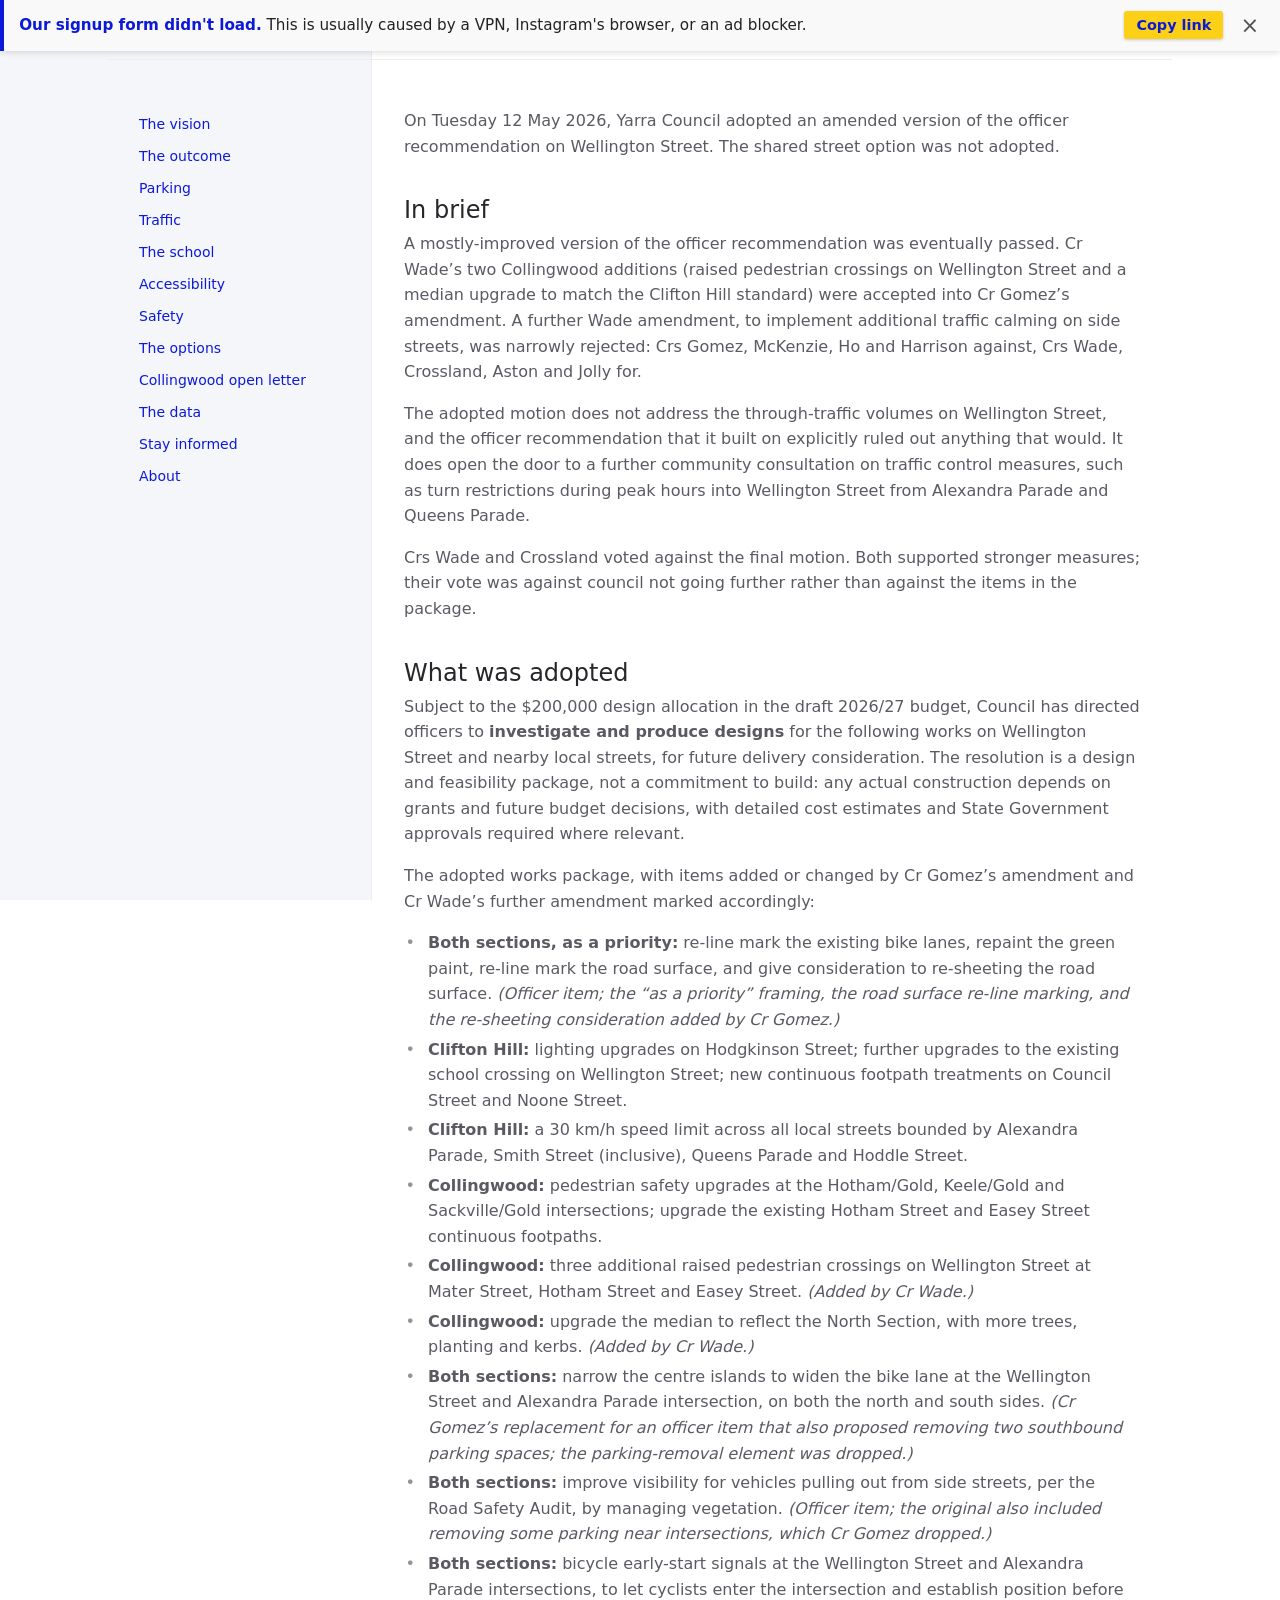
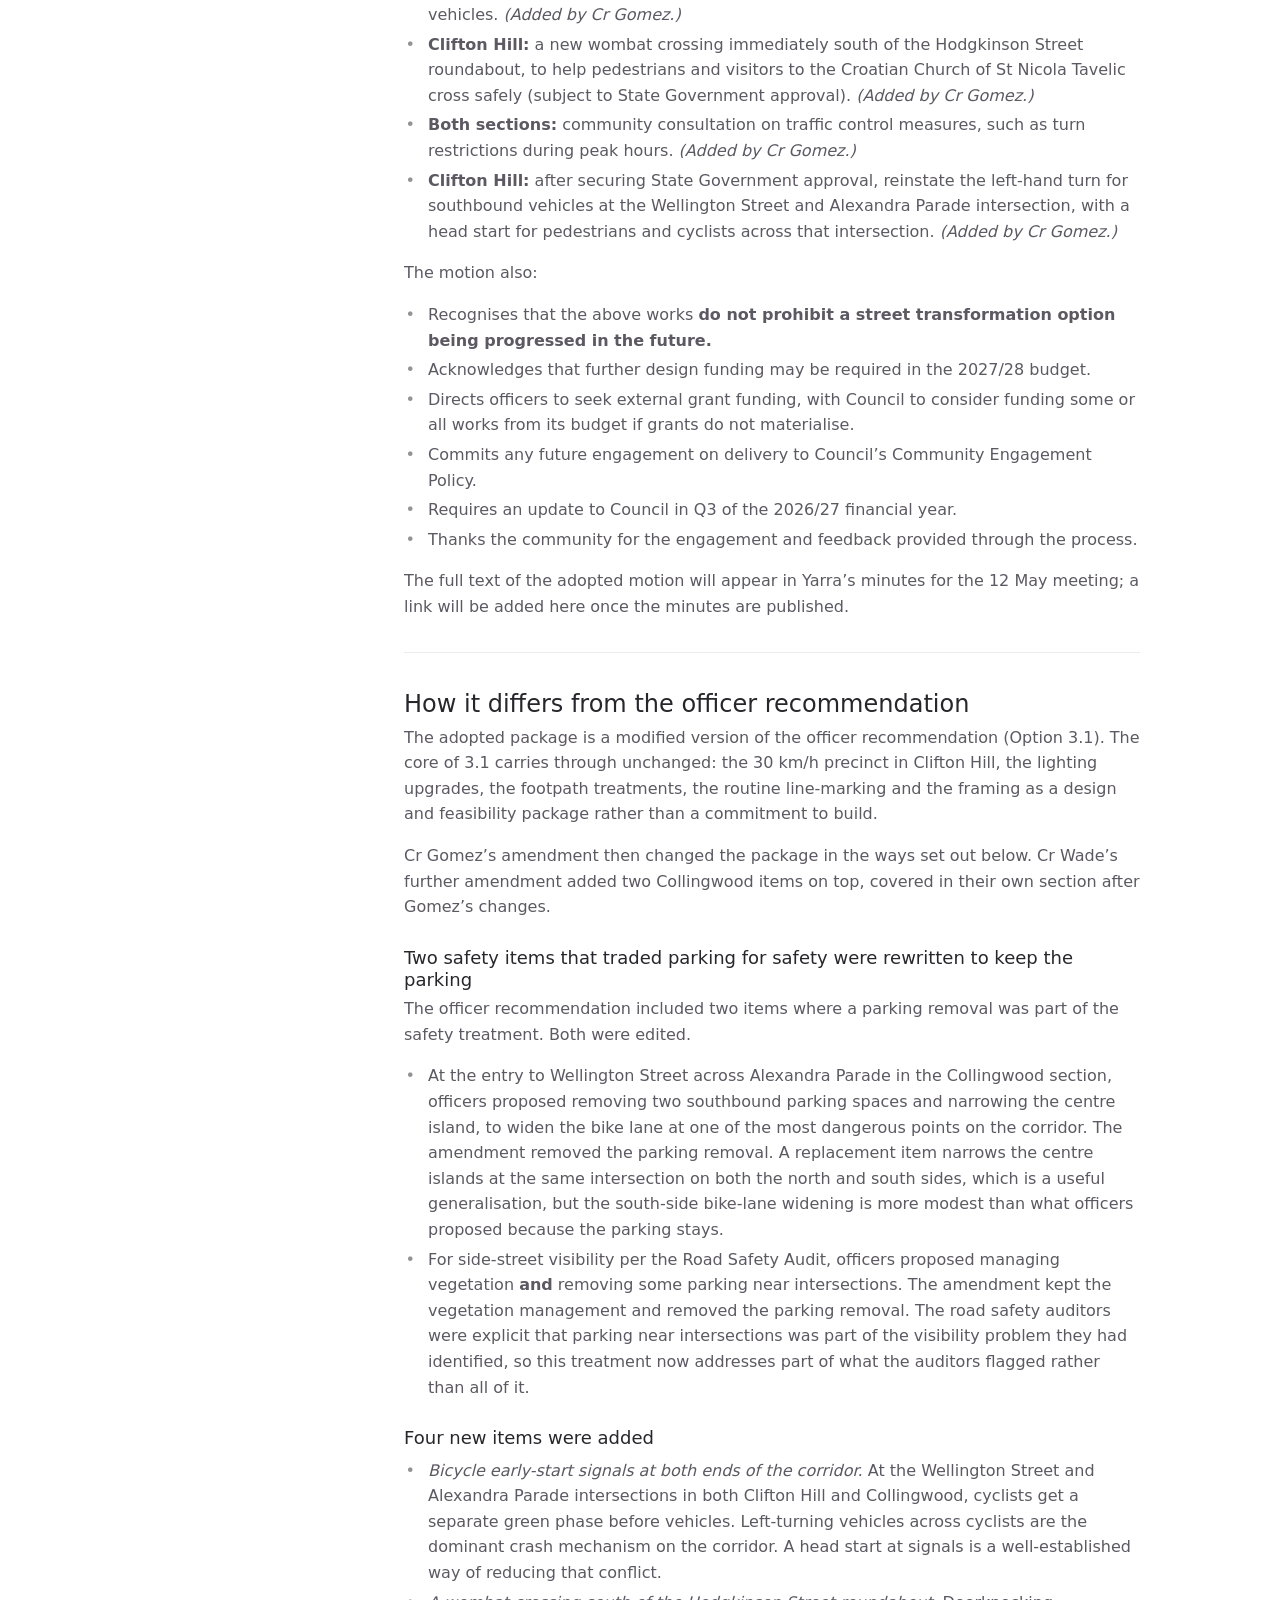
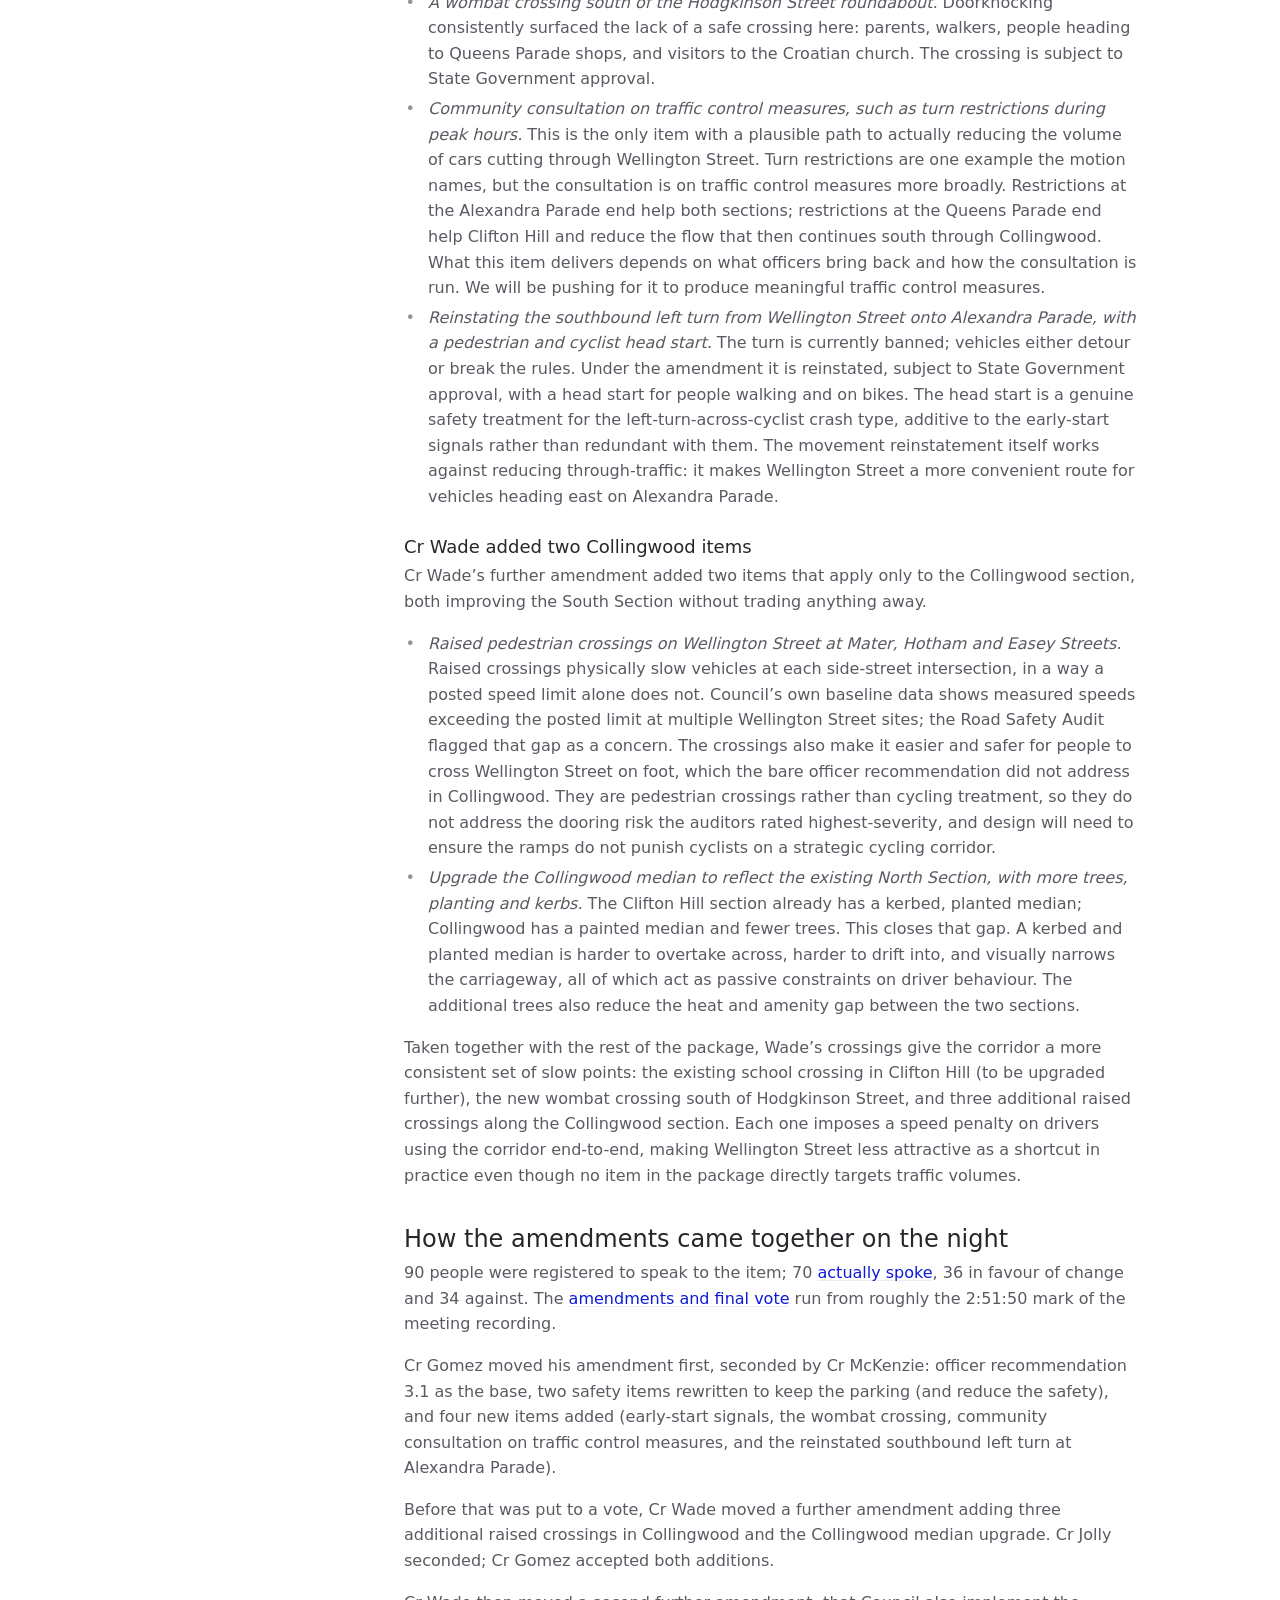
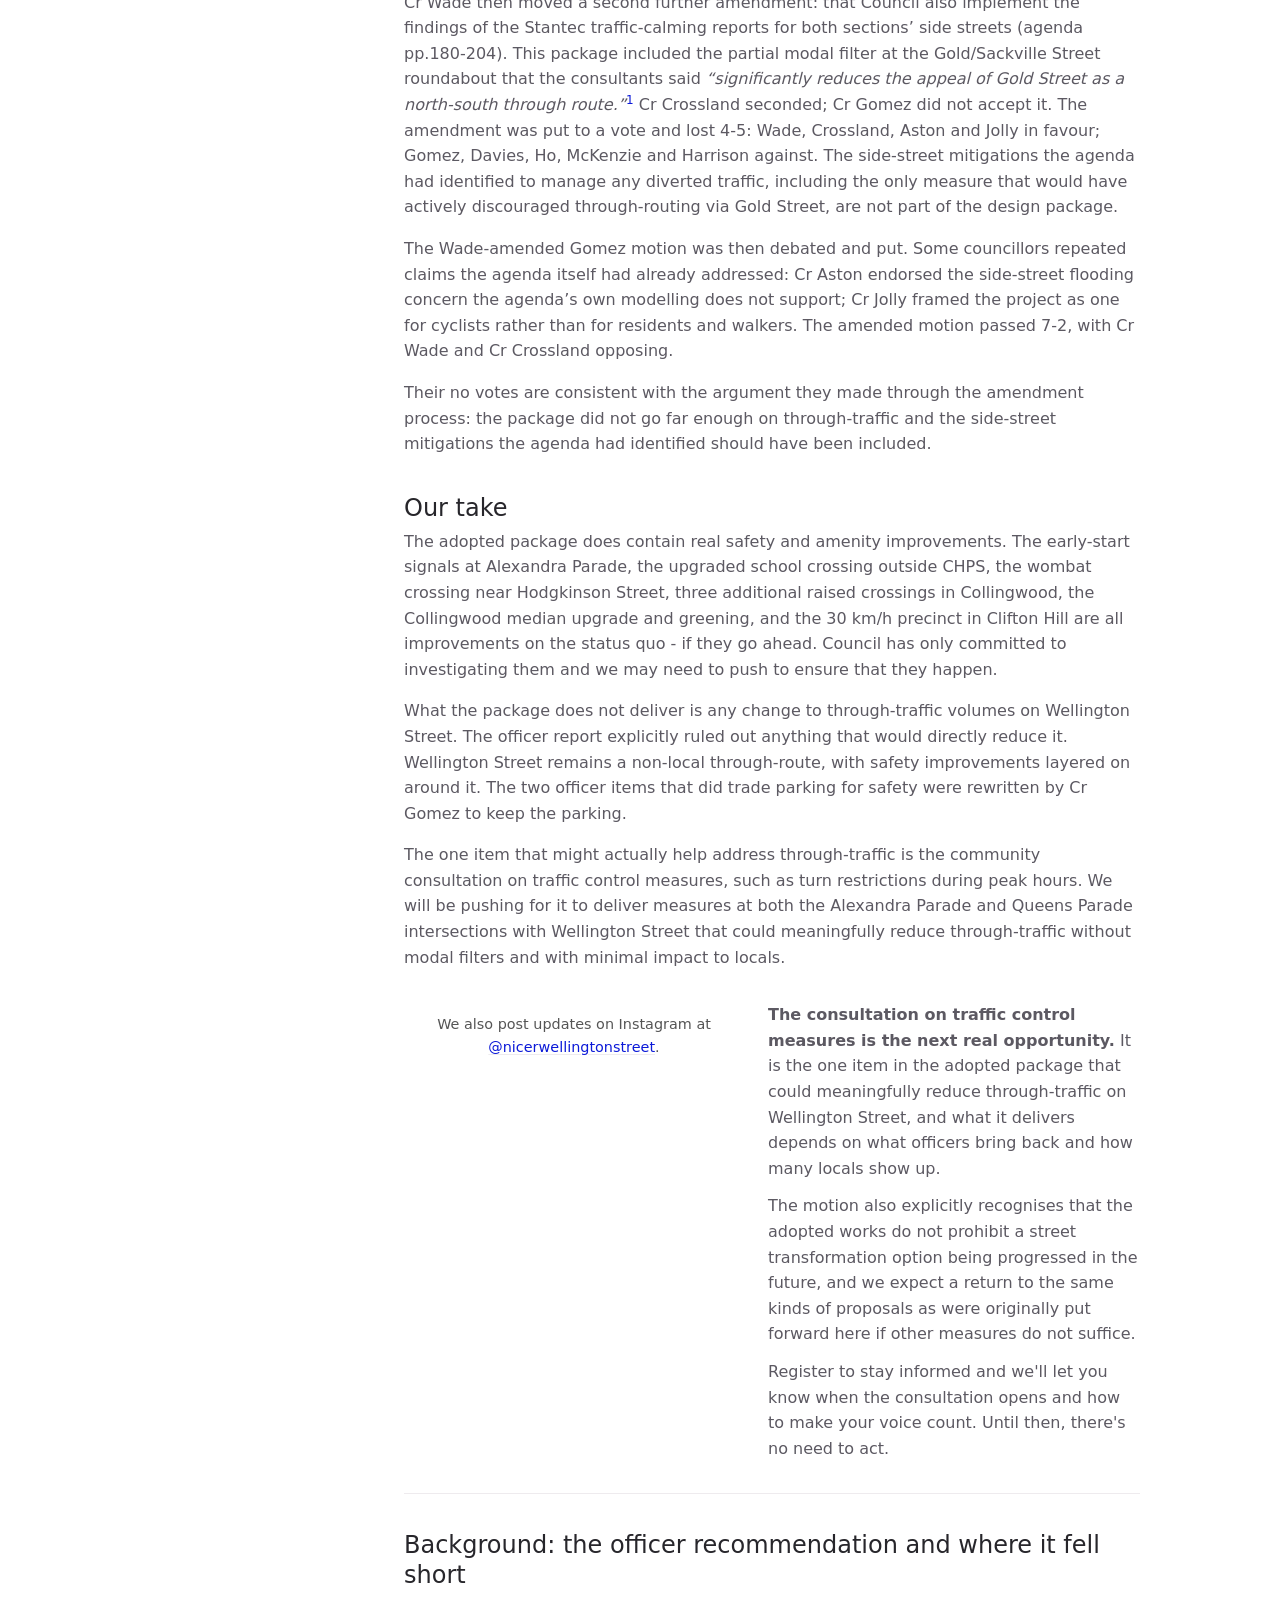
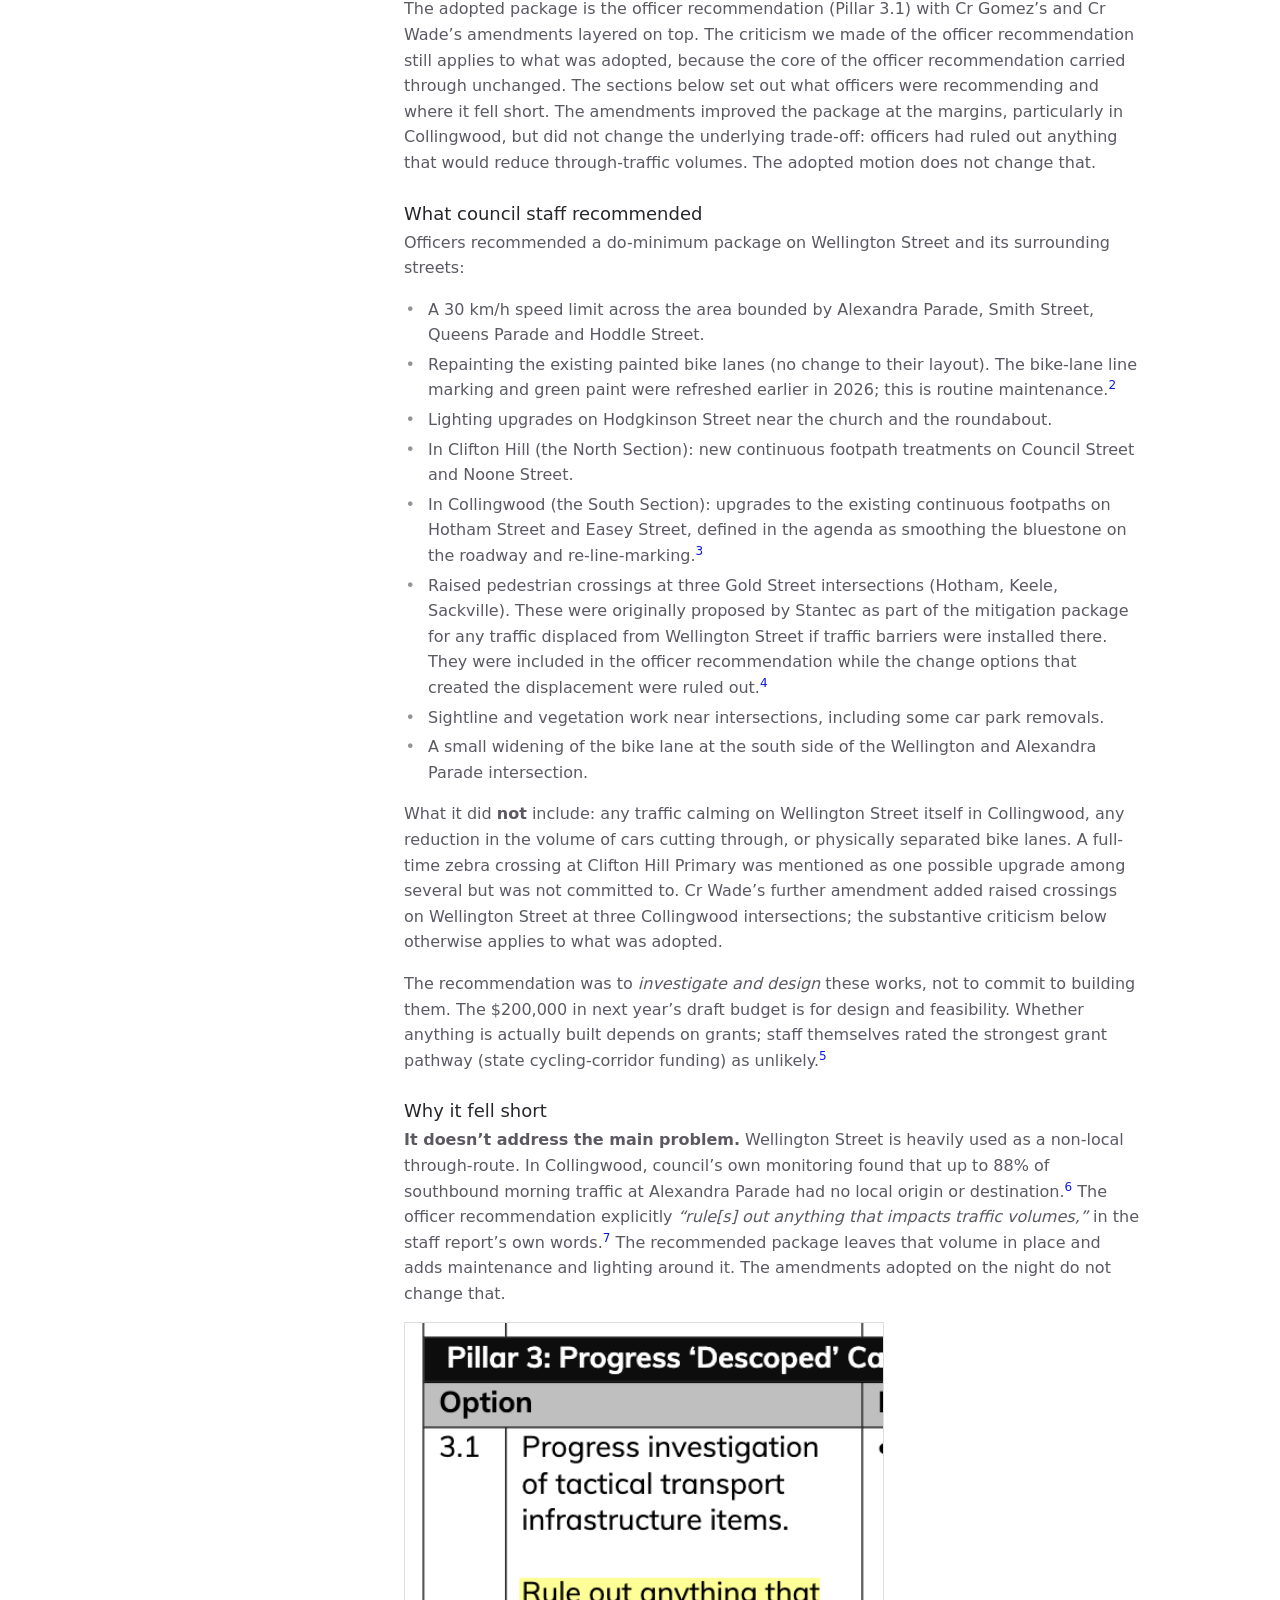
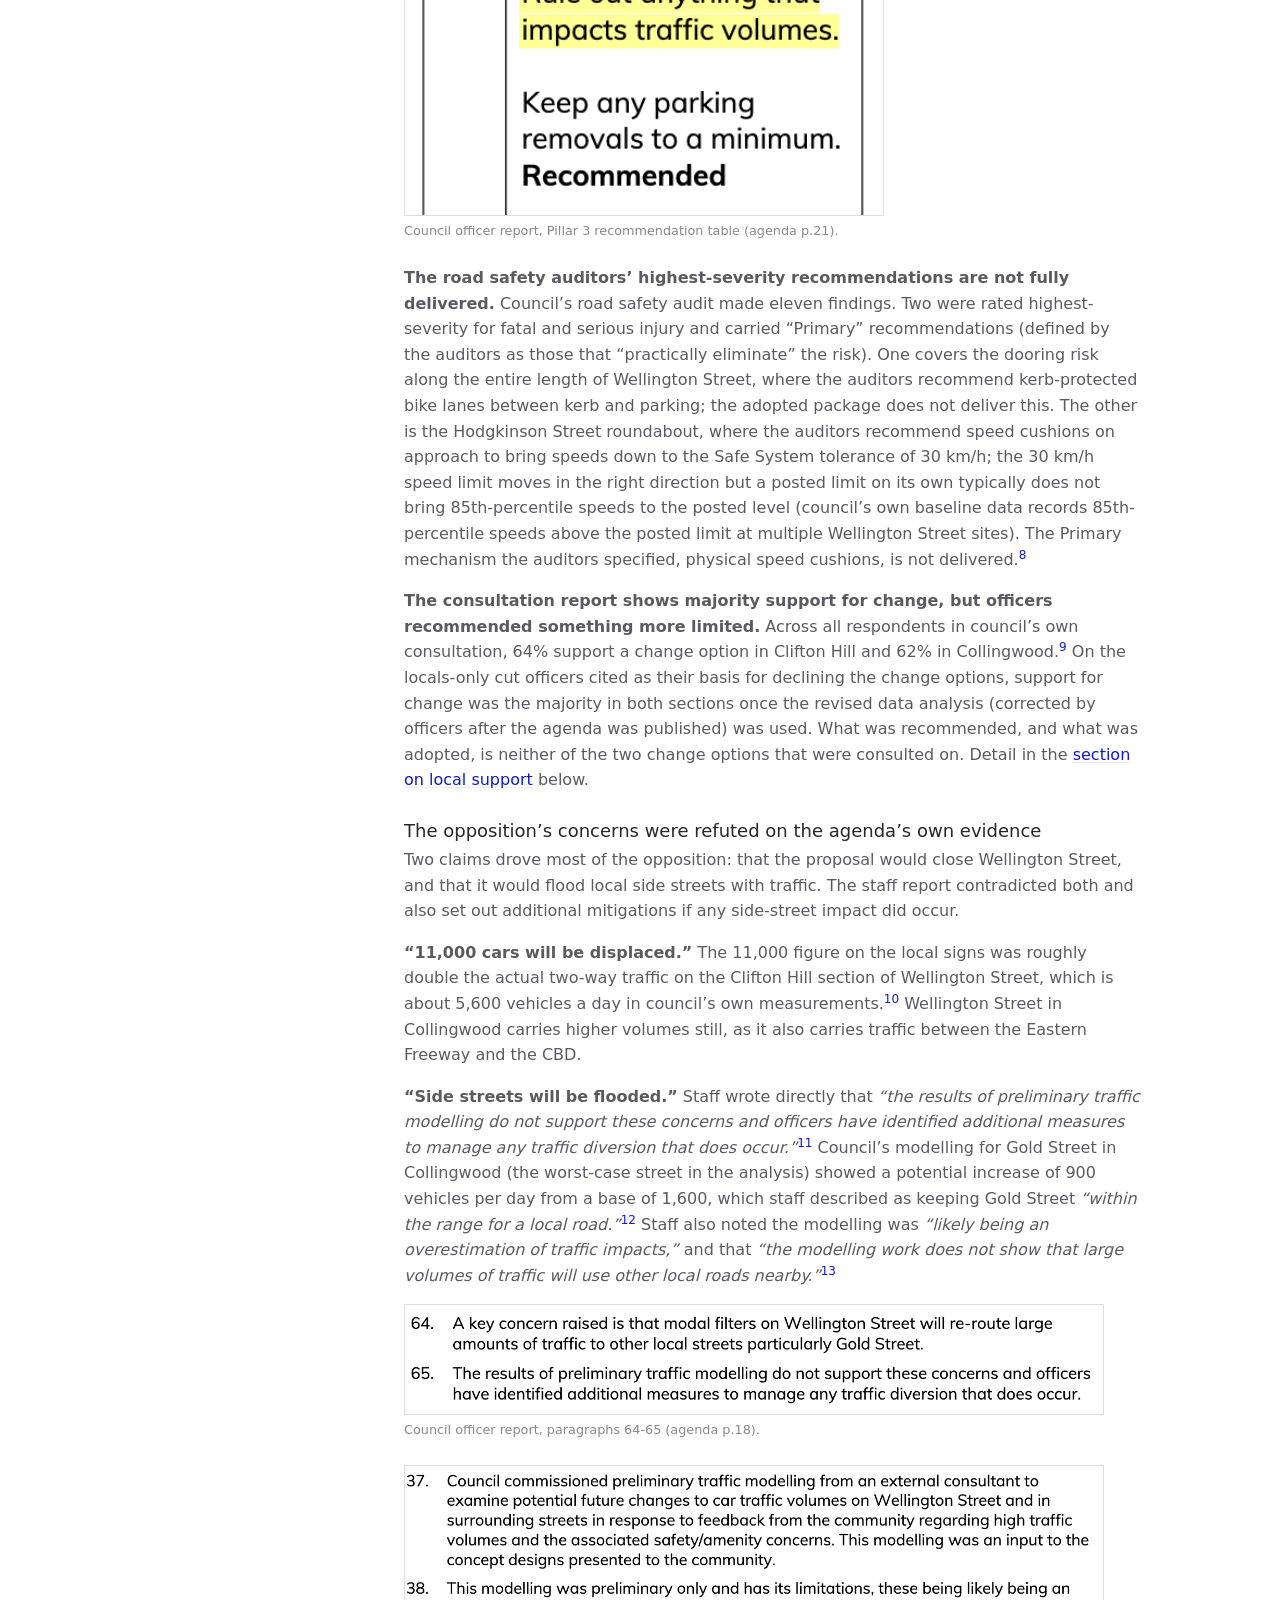
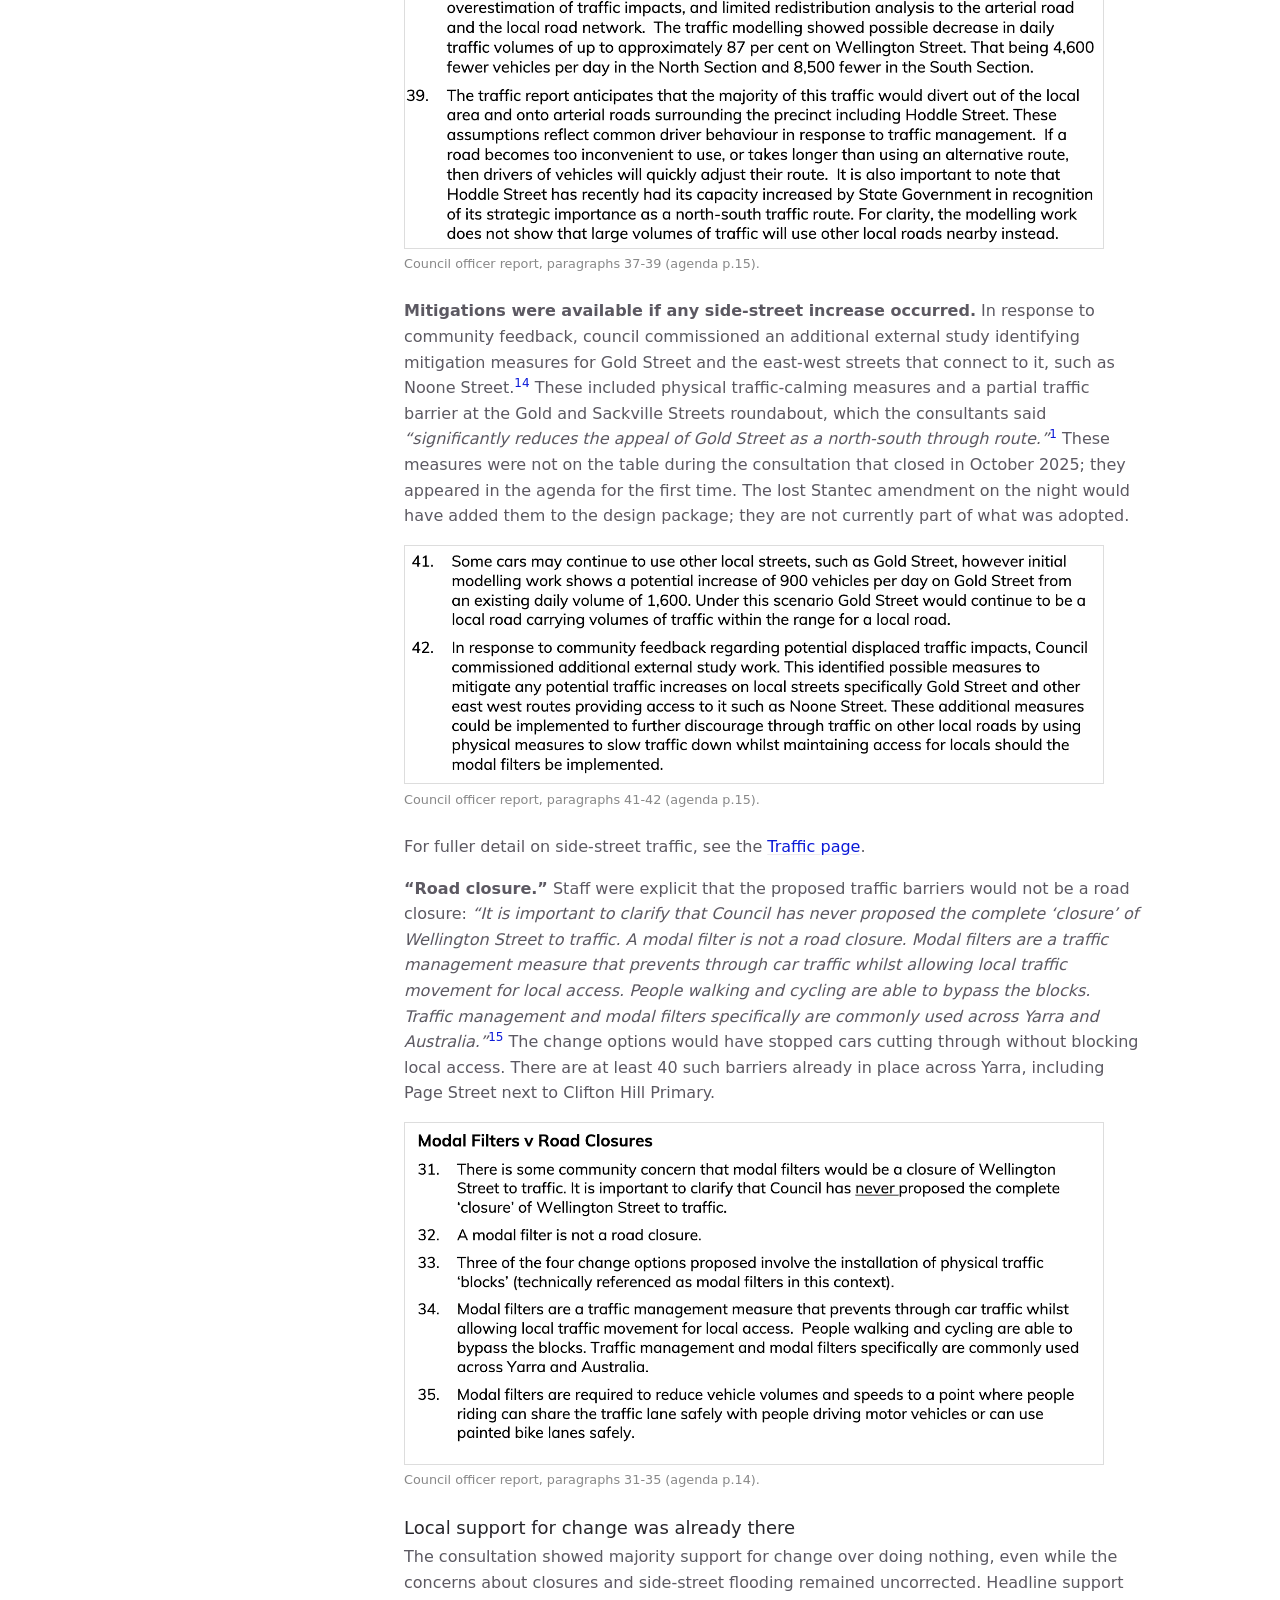
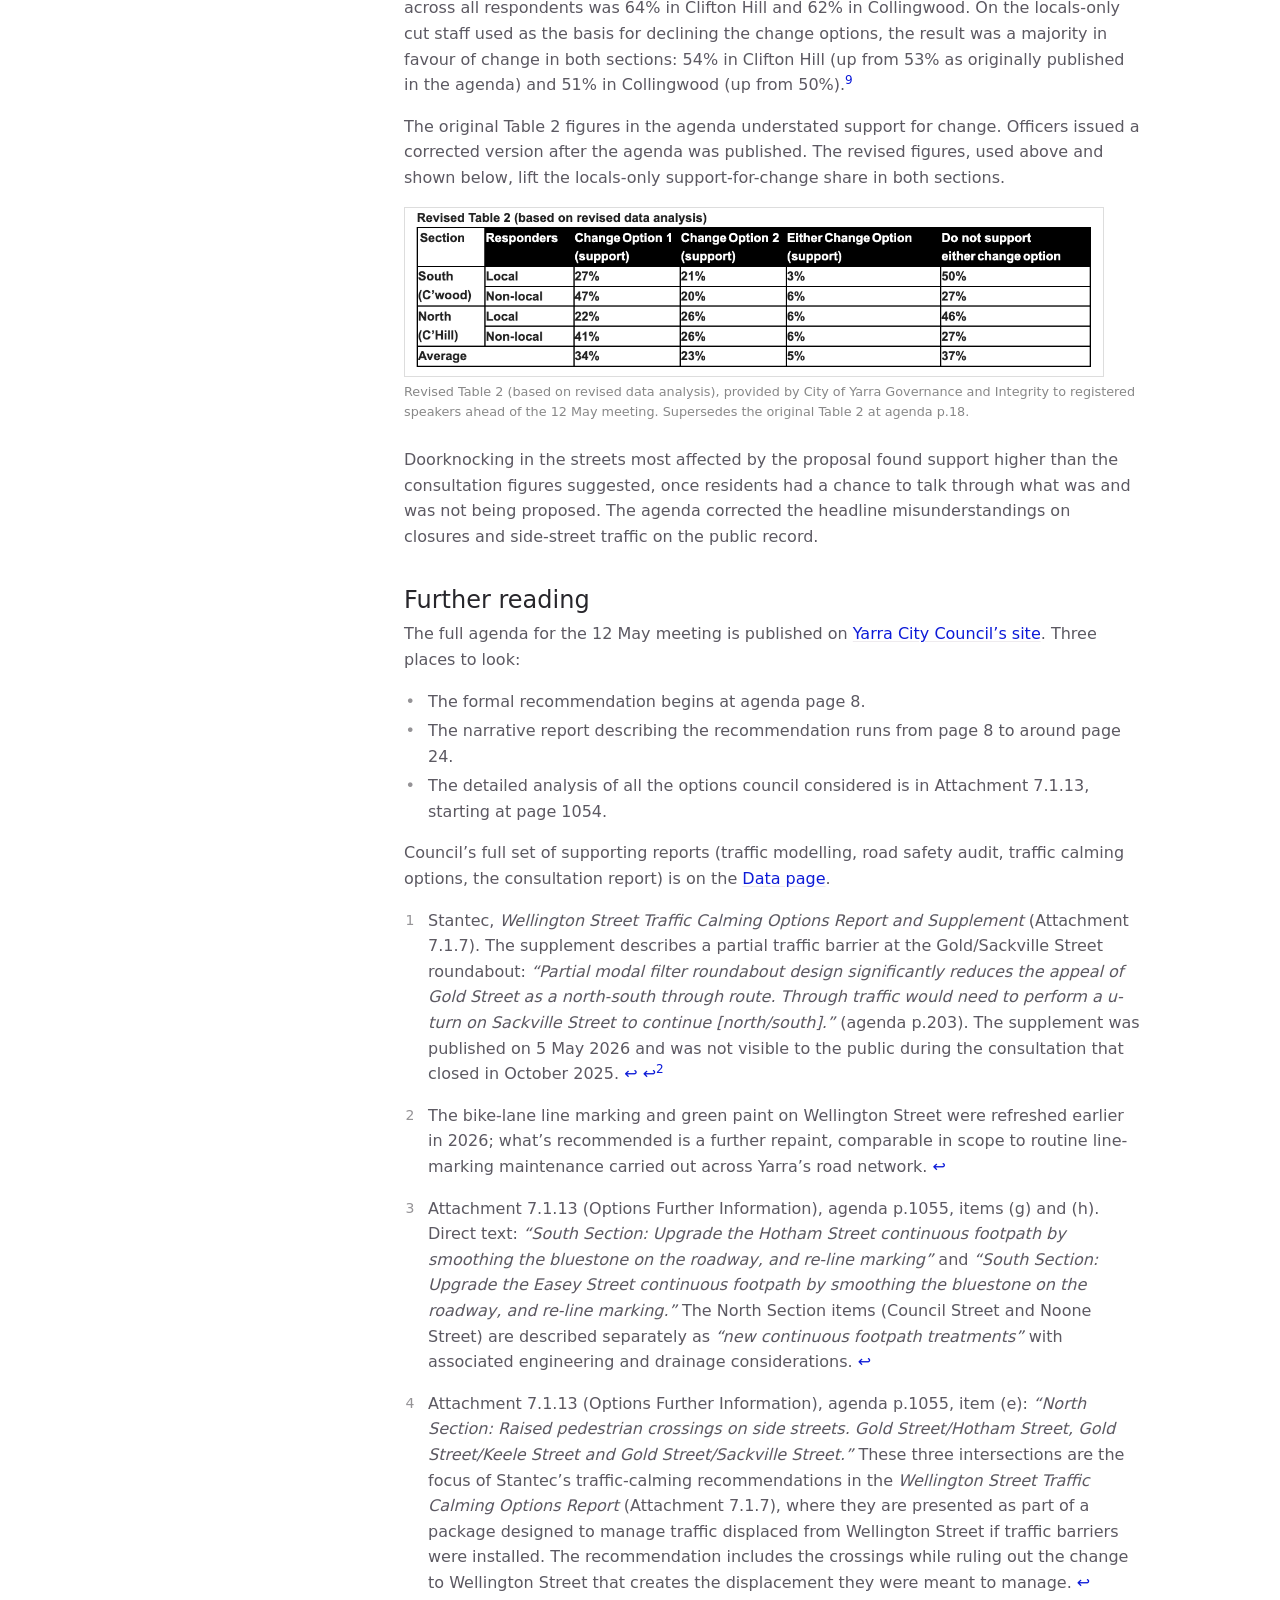
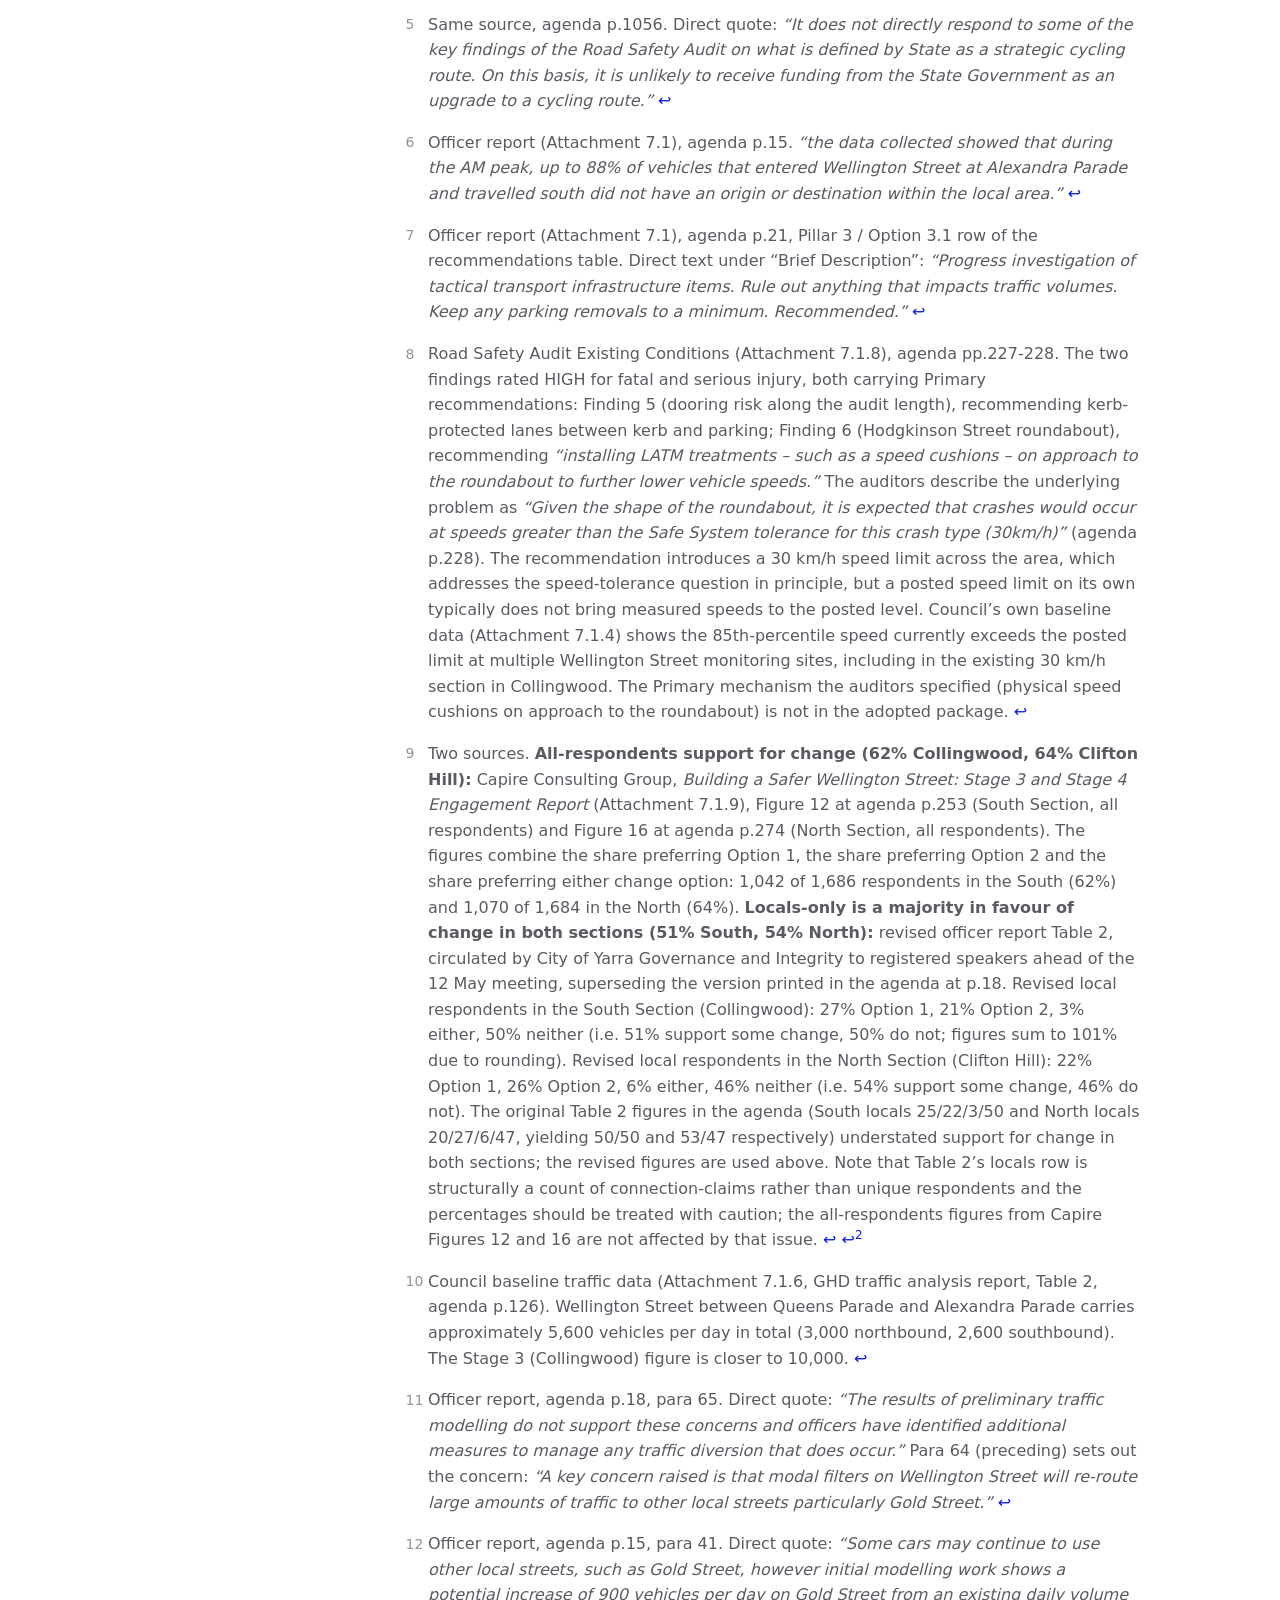
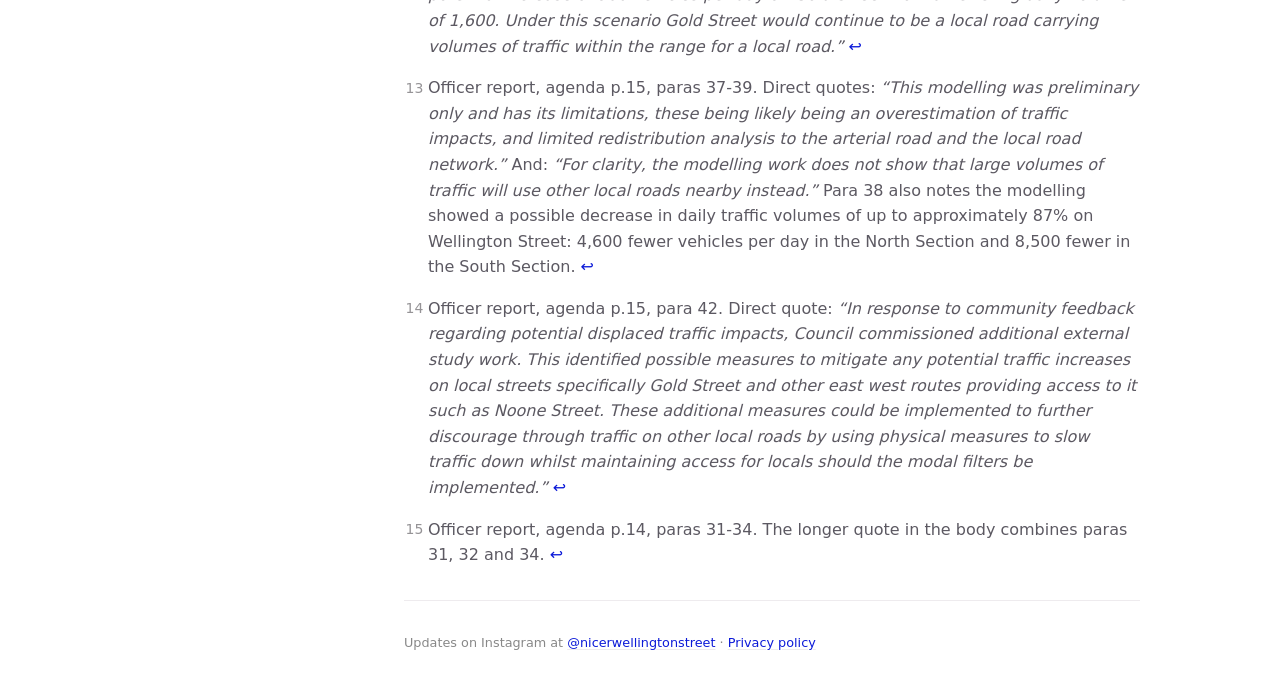
<file: decision/index.html>
<!DOCTYPE html> <html lang="en-US"> <head> <meta charset="UTF-8"> <meta http-equiv="X-UA-Compatible" content="IE=Edge"> <link rel="stylesheet" href="/assets/css/just-the-docs-default.css"> <link rel="stylesheet" href="/assets/css/just-the-docs-head-nav.css" id="jtd-head-nav-stylesheet"> <style id="jtd-nav-activation"> .site-nav > ul.nav-list:first-child > li:not(:nth-child(2)) > a, .site-nav > ul.nav-list:first-child > li > ul > li a { background-image: none; } .site-nav > ul.nav-list:not(:first-child) a, .site-nav li.external a { background-image: none; } .site-nav > ul.nav-list:first-child > li:nth-child(2) > a { font-weight: 600; text-decoration: none; }.site-nav > ul.nav-list:first-child > li:nth-child(2) > button svg { transform: rotate(-90deg); }.site-nav > ul.nav-list:first-child > li.nav-list-item:nth-child(2) > ul.nav-list { display: block; } </style> <script async src="https://www.googletagmanager.com/gtag/js?id=G-J4YD6J9PZK"></script> <script> window.dataLayer = window.dataLayer || []; function gtag(){dataLayer.push(arguments);} gtag('js', new Date()); gtag('config', 'G-J4YD6J9PZK'); </script> <script src="/assets/js/vendor/lunr.min.js"></script> <script src="/assets/js/just-the-docs.js"></script> <meta name="viewport" content="width=device-width, initial-scale=1"> <link rel="apple-touch-icon" sizes="180x180" href="/assets/apple-touch-icon.png"> <link rel="icon" type="image/png" sizes="96x96" href="/assets/favicon-96x96.png"> <link rel="icon" type="image/png" sizes="32x32" href="/assets/favicon-32x32.png"> <link rel="icon" type="image/png" sizes="16x16" href="/assets/favicon-16x16.png"> <link rel="manifest" href="/site.webmanifest"> <title>The outcome - Nicer Wellington Street</title> <meta property="og:title" content="The outcome - Nicer Wellington Street" /> <meta property="twitter:title" content="The outcome - Nicer Wellington Street" /> <!-- Begin Jekyll SEO tag v2.8.0 --> <meta name="generator" content="Jekyll v3.10.0" />  <meta property="og:locale" content="en_AU" /> <meta name="description" content="On Tuesday 12 May 2026, Yarra Council adopted an amended version of the officer recommendation on Wellington Street, moved by Cr Gomez. This page sets out what was adopted, how it differs from the officer recommendation, and what it means for the corridor." /> <meta property="og:description" content="On Tuesday 12 May 2026, Yarra Council adopted an amended version of the officer recommendation on Wellington Street, moved by Cr Gomez. This page sets out what was adopted, how it differs from the officer recommendation, and what it means for the corridor." /> <link rel="canonical" href="https://www.nicer-wellington-street.org/decision/" /> <meta property="og:url" content="https://www.nicer-wellington-street.org/decision/" /> <meta property="og:site_name" content="Nicer Wellington Street" /> <meta property="og:image" content="https://www.nicer-wellington-street.org/assets/images/cyclists-near-school-og.jpg" /> <meta property="og:image:height" content="630" /> <meta property="og:image:width" content="1200" /> <meta property="og:type" content="website" /> <meta name="twitter:card" content="summary_large_image" /> <meta property="twitter:image" content="https://www.nicer-wellington-street.org/assets/images/cyclists-near-school-og.jpg" />  <script type="application/ld+json"> {"@context":"https://schema.org","@type":"WebPage","description":"On Tuesday 12 May 2026, Yarra Council adopted an amended version of the officer recommendation on Wellington Street, moved by Cr Gomez. This page sets out what was adopted, how it differs from the officer recommendation, and what it means for the corridor.","headline":"The outcome","image":{"width":1200,"height":630,"url":"https://www.nicer-wellington-street.org/assets/images/cyclists-near-school-og.jpg","@type":"imageObject"},"url":"https://www.nicer-wellington-street.org/decision/"}</script> <!-- End Jekyll SEO tag --> <style> /* just-the-docs sets 0.875rem (14px) on mobile; override to 16px for readability */ html { font-size: 1rem !important; } header .site-footer { display: none !important; } a { color: #0c1ad8; } a:visited { color: #0813c5; } a:hover { color: #0813c5; } .register-cta { background-color: #fbd016; border-left: 4px solid #0c1ad8; border-radius: 0 4px 4px 0; padding: 0.8em 1.25em; margin: 1.75em 0; } .register-cta p { margin: 0.4em 0; } .register-cta p:last-child { margin-top: 0.75em; margin-bottom: 0; } .register-cta strong { color: #0c1ad8; } .register-cta-instagram { font-size: 0.9em; } .btn-primary, .btn-primary:active, .btn-primary.selected { color: #0c1ad8 !important; background-color: #fbd016 !important; background-image: none !important; box-shadow: 0 1px 3px rgba(0,0,0,0.25), 0 4px 10px rgba(0,0,0,0.12); } .btn-primary:hover, .btn-primary.zeroclipboard-is-hover { color: #0c1ad8 !important; background-color: #e8c000 !important; background-image: none !important; } .register-cta .btn-primary, .register-cta .btn-primary:active, .register-cta .btn-primary.selected { color: #fff !important; background-color: #0c1ad8 !important; } .register-cta .btn-primary:hover, .register-cta .btn-primary.zeroclipboard-is-hover { color: #fff !important; background-color: #0813c5 !important; } .aux-nav-list-item a.site-button { height: auto !important; align-self: center; background-color: #fbd016 !important; background-image: none !important; color: #0c1ad8 !important; padding: 0.5em 1em !important; border-radius: 0 0 4px 4px; font-weight: 700; white-space: nowrap; box-shadow: 0 1px 3px rgba(0,0,0,0.25), 0 4px 10px rgba(0,0,0,0.12); } .aux-nav-list-item a.site-button:hover { background-color: #e8c000 !important; background-image: none !important; color: #0c1ad8 !important; text-decoration: none !important; } .key-points { margin: 1.25em 0; } .key-points li { padding: 0.25em 0; font-size: 1.05em; font-weight: 600; list-style-type: none; } .key-points li::before { content: "" !important; display: none !important; } .key-points li::marker { content: "\2714\0020"; color: #0c1ad8; } @media (min-width: 50rem) { .aux-nav { padding-right: 2rem !important; } } .voices { margin: 1.75em 0; } .voices h3 { font-size: 1em; font-weight: 600; color: #555; margin: 0 0 0.75em 0; text-transform: uppercase; letter-spacing: 0.04em; } .voice { margin: 0 0 1em 0; border-left: 3px solid #ddd; padding: 0.5em 0.85em; font-style: italic; } .voice p { margin: 0 0 0.4em 0; } .voice p:last-of-type { margin-bottom: 0; } .voice footer { margin-top: 0.5em; font-style: normal; } .voice cite { font-size: 0.85em; color: #888; } .voice cite::before { content: "— "; } .call-qrs { display: none; } @media (min-width: 50rem) { .call-qrs { display: block; margin: 1em 0 1.5em 0; } .call-qrs p { font-size: 0.85em; color: #555; margin: 0 0 0.6em 0; } .call-qrs-images { display: flex; flex-wrap: wrap; gap: 1.5em; } .call-qr-item { display: flex; flex-direction: column; } .call-qr-item p { font-size: 0.85em; color: #333; margin: 0 0 0.35em 0; line-height: 1.3; } .call-qrs-images img { width: 160px; height: auto; display: block; } } .support-split { display: flex; flex-direction: column-reverse; gap: 1.5em; margin: 1.5em 0; } .support-split-content p { margin: 0 0 0.75em 0; } .support-split-content p:last-child { margin-bottom: 0; } .support-split-instagram { font-size: 0.9em; color: #555; margin: 0.75em 0 0 0; text-align: center; } @media (min-width: 50rem) { .support-split { flex-direction: row; align-items: flex-start; } .support-split-form { flex: 0 0 340px; } .support-split-content { flex: 1; } } .ml-form-embedContent h4 { font-size: 30px !important; } .site-title { font-size: 1.2rem !important; } </style> <!-- Meta Pixel Code --> <script> !function(f,b,e,v,n,t,s) {if(f.fbq)return;n=f.fbq=function(){n.callMethod? n.callMethod.apply(n,arguments):n.queue.push(arguments)}; if(!f._fbq)f._fbq=n;n.push=n;n.loaded=!0;n.version='2.0'; n.queue=[];t=b.createElement(e);t.async=!0; t.src=v;s=b.getElementsByTagName(e)[0]; s.parentNode.insertBefore(t,s)}(window, document,'script', 'https://connect.facebook.net/en_US/fbevents.js'); fbq('init', '1318304476833039'); fbq('track', 'PageView'); </script> <noscript><img height="1" width="1" style="display:none" src="https://www.facebook.com/tr?id=1318304476833039&ev=PageView&noscript=1" /></noscript> <!-- End Meta Pixel Code --> <!-- MailerLite Universal --> <script> (function(w,d,e,u,f,l,n){w[f]=w[f]||function(){(w[f].q=w[f].q||[]) .push(arguments);},l=d.createElement(e),l.async=1,l.src=u, n=d.getElementsByTagName(e)[0],n.parentNode.insertBefore(l,n);}) (window,document,'script','https://assets.mailerlite.com/js/universal.js','ml'); window.__mlStub = window.ml; ml('account', '2239240'); </script> <!-- End MailerLite Universal --> <style> .ml-load-banner { position: fixed; top: 0; left: 0; right: 0; z-index: 10000; background-color: #f9f9f9; border-left: 4px solid #0c1ad8; box-shadow: 0 2px 6px rgba(0, 0, 0, 0.12); padding: 0.75em 1em; display: flex; align-items: center; gap: 0.75em; font-size: 0.95rem; line-height: 1.35; } .ml-load-banner-text { flex: 1; color: #222; } .ml-load-banner-text strong { color: #0c1ad8; } .ml-load-banner-copy { flex: 0 0 auto; background-color: #fbd016; color: #0c1ad8; border: none; border-radius: 3px; padding: 0.4em 0.85em; font-weight: 700; font-size: 0.9rem; cursor: pointer; box-shadow: 0 1px 3px rgba(0, 0, 0, 0.2); } .ml-load-banner-copy:hover { background-color: #e8c000; } .ml-load-banner-dismiss { flex: 0 0 auto; background: transparent; border: none; color: #555; font-size: 1.4rem; line-height: 1; padding: 0 0.25em; cursor: pointer; } .ml-load-banner-dismiss:hover { color: #000; } @media (max-width: 30rem) { .ml-load-banner { font-size: 0.88rem; padding: 0.6em 0.75em; gap: 0.5em; } } </style> <template id="ml-load-banner-template"> <div class="ml-load-banner" role="status"> <div class="ml-load-banner-text"> <strong>Our signup form didn't load.</strong> This is usually caused by a VPN, Instagram's browser, or an ad blocker. </div> <button type="button" class="ml-load-banner-copy" aria-live="polite">Copy link</button> <button type="button" class="ml-load-banner-dismiss" aria-label="Dismiss">&times;</button> </div> </template> <script> (function () { var DISMISS_KEY = 'mlBannerDismissed'; var TIMEOUT_MS = 3000; function alreadyDismissed() { try { return window.sessionStorage.getItem(DISMISS_KEY) === '1'; } catch (e) { return false; } } function markDismissed() { try { window.sessionStorage.setItem(DISMISS_KEY, '1'); } catch (e) { /* sessionStorage unavailable; dismissal won't persist, which is acceptable. */ } } function mlFailedToLoad() { /* If we never got a chance to stash the stub, treat as not-failed. */ if (typeof window.__mlStub !== 'function') return false; return window.ml === window.__mlStub; } function showBanner() { if (alreadyDismissed()) return; var tpl = document.getElementById('ml-load-banner-template'); if (!tpl) return; var node = tpl.content.firstElementChild.cloneNode(true); var copyBtn = node.querySelector('.ml-load-banner-copy'); copyBtn.addEventListener('click', function () { var url = window.location.href; var showCopied = function () { copyBtn.textContent = 'Copied'; setTimeout(function () { copyBtn.textContent = 'Copy link'; }, 2000); }; var showFailed = function () { copyBtn.textContent = 'Press & hold to copy'; setTimeout(function () { copyBtn.textContent = 'Copy link'; }, 3000); }; if (navigator.clipboard && navigator.clipboard.writeText) { navigator.clipboard.writeText(url).then(showCopied, showFailed); } else { showFailed(); } }); var dismissBtn = node.querySelector('.ml-load-banner-dismiss'); dismissBtn.addEventListener('click', function () { markDismissed(); if (node.parentNode) node.parentNode.removeChild(node); }); document.body.appendChild(node); } function check() { if (mlFailedToLoad()) showBanner(); } if (document.readyState === 'complete') { setTimeout(check, TIMEOUT_MS); } else { window.addEventListener('load', function () { setTimeout(check, TIMEOUT_MS); }); } })(); </script> </head> <body> <a class="skip-to-main" href="#main-content">Skip to main content</a> <svg xmlns="http://www.w3.org/2000/svg" class="d-none"> <symbol id="svg-link" viewBox="0 0 24 24"> <title>Link</title> <svg xmlns="http://www.w3.org/2000/svg" width="24" height="24" viewBox="0 0 24 24" fill="none" stroke="currentColor" stroke-width="2" stroke-linecap="round" stroke-linejoin="round" class="feather feather-link"> <path d="M10 13a5 5 0 0 0 7.54.54l3-3a5 5 0 0 0-7.07-7.07l-1.72 1.71"></path><path d="M14 11a5 5 0 0 0-7.54-.54l-3 3a5 5 0 0 0 7.07 7.07l1.71-1.71"></path> </svg> </symbol> <symbol id="svg-menu" viewBox="0 0 24 24"> <title>Menu</title> <svg xmlns="http://www.w3.org/2000/svg" width="24" height="24" viewBox="0 0 24 24" fill="none" stroke="currentColor" stroke-width="2" stroke-linecap="round" stroke-linejoin="round" class="feather feather-menu"> <line x1="3" y1="12" x2="21" y2="12"></line><line x1="3" y1="6" x2="21" y2="6"></line><line x1="3" y1="18" x2="21" y2="18"></line> </svg> </symbol> <symbol id="svg-arrow-right" viewBox="0 0 24 24"> <title>Expand</title> <svg xmlns="http://www.w3.org/2000/svg" width="24" height="24" viewBox="0 0 24 24" fill="none" stroke="currentColor" stroke-width="2" stroke-linecap="round" stroke-linejoin="round" class="feather feather-chevron-right"> <polyline points="9 18 15 12 9 6"></polyline> </svg> </symbol> <!-- Feather. MIT License: https://github.com/feathericons/feather/blob/master/LICENSE --> <symbol id="svg-external-link" width="24" height="24" viewBox="0 0 24 24" fill="none" stroke="currentColor" stroke-width="2" stroke-linecap="round" stroke-linejoin="round" class="feather feather-external-link"> <title id="svg-external-link-title">(external link)</title> <path d="M18 13v6a2 2 0 0 1-2 2H5a2 2 0 0 1-2-2V8a2 2 0 0 1 2-2h6"></path><polyline points="15 3 21 3 21 9"></polyline><line x1="10" y1="14" x2="21" y2="3"></line> </symbol> <symbol id="svg-doc" viewBox="0 0 24 24"> <title>Document</title> <svg xmlns="http://www.w3.org/2000/svg" width="24" height="24" viewBox="0 0 24 24" fill="none" stroke="currentColor" stroke-width="2" stroke-linecap="round" stroke-linejoin="round" class="feather feather-file"> <path d="M13 2H6a2 2 0 0 0-2 2v16a2 2 0 0 0 2 2h12a2 2 0 0 0 2-2V9z"></path><polyline points="13 2 13 9 20 9"></polyline> </svg> </symbol> <symbol id="svg-search" viewBox="0 0 24 24"> <title>Search</title> <svg xmlns="http://www.w3.org/2000/svg" width="24" height="24" viewBox="0 0 24 24" fill="none" stroke="currentColor" stroke-width="2" stroke-linecap="round" stroke-linejoin="round" class="feather feather-search"> <circle cx="11" cy="11" r="8"></circle><line x1="21" y1="21" x2="16.65" y2="16.65"></line> </svg> </symbol> <!-- Bootstrap Icons. MIT License: https://github.com/twbs/icons/blob/main/LICENSE.md --> <symbol id="svg-copy" viewBox="0 0 16 16"> <title>Copy</title> <svg xmlns="http://www.w3.org/2000/svg" width="16" height="16" fill="currentColor" class="bi bi-clipboard" viewBox="0 0 16 16"> <path d="M4 1.5H3a2 2 0 0 0-2 2V14a2 2 0 0 0 2 2h10a2 2 0 0 0 2-2V3.5a2 2 0 0 0-2-2h-1v1h1a1 1 0 0 1 1 1V14a1 1 0 0 1-1 1H3a1 1 0 0 1-1-1V3.5a1 1 0 0 1 1-1h1v-1z"/> <path d="M9.5 1a.5.5 0 0 1 .5.5v1a.5.5 0 0 1-.5.5h-3a.5.5 0 0 1-.5-.5v-1a.5.5 0 0 1 .5-.5h3zm-3-1A1.5 1.5 0 0 0 5 1.5v1A1.5 1.5 0 0 0 6.5 4h3A1.5 1.5 0 0 0 11 2.5v-1A1.5 1.5 0 0 0 9.5 0h-3z"/> </svg> </symbol> <symbol id="svg-copied" viewBox="0 0 16 16"> <title>Copied</title> <svg xmlns="http://www.w3.org/2000/svg" width="16" height="16" fill="currentColor" class="bi bi-clipboard-check-fill" viewBox="0 0 16 16"> <path d="M6.5 0A1.5 1.5 0 0 0 5 1.5v1A1.5 1.5 0 0 0 6.5 4h3A1.5 1.5 0 0 0 11 2.5v-1A1.5 1.5 0 0 0 9.5 0h-3Zm3 1a.5.5 0 0 1 .5.5v1a.5.5 0 0 1-.5.5h-3a.5.5 0 0 1-.5-.5v-1a.5.5 0 0 1 .5-.5h3Z"/> <path d="M4 1.5H3a2 2 0 0 0-2 2V14a2 2 0 0 0 2 2h10a2 2 0 0 0 2-2V3.5a2 2 0 0 0-2-2h-1v1A2.5 2.5 0 0 1 9.5 5h-3A2.5 2.5 0 0 1 4 2.5v-1Zm6.854 7.354-3 3a.5.5 0 0 1-.708 0l-1.5-1.5a.5.5 0 0 1 .708-.708L7.5 10.793l2.646-2.647a.5.5 0 0 1 .708.708Z"/> </svg> </symbol> </svg> <header class="side-bar"> <div class="site-header"> <a href="/" class="site-title lh-tight"> Nicer Wellington Street </a> <button id="menu-button" class="site-button btn-reset" aria-label="Menu" aria-expanded="false"> <svg viewBox="0 0 24 24" class="icon" aria-hidden="true"><use xlink:href="#svg-menu"></use></svg> </button> </div> <nav aria-label="Main" id="site-nav" class="site-nav"> <ul class="nav-list"><li class="nav-list-item"><a href="/" class="nav-list-link">The vision</a></li><li class="nav-list-item"><a href="/decision/" class="nav-list-link">The outcome</a></li><li class="nav-list-item"><a href="/parking/" class="nav-list-link">Parking</a></li><li class="nav-list-item"><a href="/traffic/" class="nav-list-link">Traffic</a></li><li class="nav-list-item"><a href="/school/" class="nav-list-link">The school</a></li><li class="nav-list-item"><a href="/access/" class="nav-list-link">Accessibility</a></li><li class="nav-list-item"><a href="/safety/" class="nav-list-link">Safety</a></li><li class="nav-list-item"><a href="/options/" class="nav-list-link">The options</a></li><li class="nav-list-item"><a href="/collingwood/" class="nav-list-link">Collingwood open letter</a></li><li class="nav-list-item"><a href="/data/" class="nav-list-link">The data</a></li><li class="nav-list-item"><a href="/action/" class="nav-list-link">Stay informed</a></li><li class="nav-list-item"><a href="/about/" class="nav-list-link">About</a></li></ul> </nav> <div class="d-md-block d-none site-footer"> This site uses <a href="https://github.com/just-the-docs/just-the-docs">Just the Docs</a>, a documentation theme for Jekyll. </div> </header> <div class="main" id="top"> <div id="main-header" class="main-header"> <div class="search" role="search"> <div class="search-input-wrap"> <input type="text" id="search-input" class="search-input" tabindex="0" placeholder="Search Nicer Wellington Street" autocomplete="off"> <label for="search-input" class="search-label"> <span class="sr-only">Search Nicer Wellington Street</span> <svg viewBox="0 0 24 24" class="search-icon" aria-hidden="true"><use xlink:href="#svg-search"></use></svg> </label> </div> <div id="search-results" class="search-results"></div> </div> </div> <div class="main-content-wrap"> <div id="main-content" class="main-content"> <main> <p>On Tuesday 12 May 2026, Yarra Council adopted an amended version of the officer recommendation on Wellington Street. The shared street option was not adopted.</p> <h2 id="in-brief"> <a href="#in-brief" class="anchor-heading" aria-labelledby="in-brief"><svg viewBox="0 0 16 16" aria-hidden="true"><use xlink:href="#svg-link"></use></svg></a> In brief </h2> <p>A mostly-improved version of the officer recommendation was eventually passed. Cr Wade’s two Collingwood additions (raised pedestrian crossings on Wellington Street and a median upgrade to match the Clifton Hill standard) were accepted into Cr Gomez’s amendment. A further Wade amendment, to implement additional traffic calming on side streets, was narrowly rejected: Crs Gomez, McKenzie, Ho and Harrison against, Crs Wade, Crossland, Aston and Jolly for.</p> <p>The adopted motion does not address the through-traffic volumes on Wellington Street, and the officer recommendation that it built on explicitly ruled out anything that would. It does open the door to a further community consultation on traffic control measures, such as turn restrictions during peak hours into Wellington Street from Alexandra Parade and Queens Parade.</p> <p>Crs Wade and Crossland voted against the final motion. Both supported stronger measures; their vote was against council not going further rather than against the items in the package.</p> <h2 id="what-was-adopted"> <a href="#what-was-adopted" class="anchor-heading" aria-labelledby="what-was-adopted"><svg viewBox="0 0 16 16" aria-hidden="true"><use xlink:href="#svg-link"></use></svg></a> What was adopted </h2> <p>Subject to the $200,000 design allocation in the draft 2026/27 budget, Council has directed officers to <strong>investigate and produce designs</strong> for the following works on Wellington Street and nearby local streets, for future delivery consideration. The resolution is a design and feasibility package, not a commitment to build: any actual construction depends on grants and future budget decisions, with detailed cost estimates and State Government approvals required where relevant.</p> <p>The adopted works package, with items added or changed by Cr Gomez’s amendment and Cr Wade’s further amendment marked accordingly:</p> <ul> <li><strong>Both sections, as a priority:</strong> re-line mark the existing bike lanes, repaint the green paint, re-line mark the road surface, and give consideration to re-sheeting the road surface. <em>(Officer item; the “as a priority” framing, the road surface re-line marking, and the re-sheeting consideration added by Cr Gomez.)</em></li> <li><strong>Clifton Hill:</strong> lighting upgrades on Hodgkinson Street; further upgrades to the existing school crossing on Wellington Street; new continuous footpath treatments on Council Street and Noone Street.</li> <li><strong>Clifton Hill:</strong> a 30 km/h speed limit across all local streets bounded by Alexandra Parade, Smith Street (inclusive), Queens Parade and Hoddle Street.</li> <li><strong>Collingwood:</strong> pedestrian safety upgrades at the Hotham/Gold, Keele/Gold and Sackville/Gold intersections; upgrade the existing Hotham Street and Easey Street continuous footpaths.</li> <li><strong>Collingwood:</strong> three additional raised pedestrian crossings on Wellington Street at Mater Street, Hotham Street and Easey Street. <em>(Added by Cr Wade.)</em></li> <li><strong>Collingwood:</strong> upgrade the median to reflect the North Section, with more trees, planting and kerbs. <em>(Added by Cr Wade.)</em></li> <li><strong>Both sections:</strong> narrow the centre islands to widen the bike lane at the Wellington Street and Alexandra Parade intersection, on both the north and south sides. <em>(Cr Gomez’s replacement for an officer item that also proposed removing two southbound parking spaces; the parking-removal element was dropped.)</em></li> <li><strong>Both sections:</strong> improve visibility for vehicles pulling out from side streets, per the Road Safety Audit, by managing vegetation. <em>(Officer item; the original also included removing some parking near intersections, which Cr Gomez dropped.)</em></li> <li><strong>Both sections:</strong> bicycle early-start signals at the Wellington Street and Alexandra Parade intersections, to let cyclists enter the intersection and establish position before vehicles. <em>(Added by Cr Gomez.)</em></li> <li><strong>Clifton Hill:</strong> a new wombat crossing immediately south of the Hodgkinson Street roundabout, to help pedestrians and visitors to the Croatian Church of St Nicola Tavelic cross safely (subject to State Government approval). <em>(Added by Cr Gomez.)</em></li> <li><strong>Both sections:</strong> community consultation on traffic control measures, such as turn restrictions during peak hours. <em>(Added by Cr Gomez.)</em></li> <li><strong>Clifton Hill:</strong> after securing State Government approval, reinstate the left-hand turn for southbound vehicles at the Wellington Street and Alexandra Parade intersection, with a head start for pedestrians and cyclists across that intersection. <em>(Added by Cr Gomez.)</em></li> </ul> <p>The motion also:</p> <ul> <li>Recognises that the above works <strong>do not prohibit a street transformation option being progressed in the future.</strong></li> <li>Acknowledges that further design funding may be required in the 2027/28 budget.</li> <li>Directs officers to seek external grant funding, with Council to consider funding some or all works from its budget if grants do not materialise.</li> <li>Commits any future engagement on delivery to Council’s Community Engagement Policy.</li> <li>Requires an update to Council in Q3 of the 2026/27 financial year.</li> <li>Thanks the community for the engagement and feedback provided through the process.</li> </ul> <p>The full text of the adopted motion will appear in Yarra’s minutes for the 12 May meeting; a link will be added here once the minutes are published.</p><hr /> <h2 id="how-it-differs"> <a href="#how-it-differs" class="anchor-heading" aria-labelledby="how-it-differs"><svg viewBox="0 0 16 16" aria-hidden="true"><use xlink:href="#svg-link"></use></svg></a> How it differs from the officer recommendation </h2> <p>The adopted package is a modified version of the officer recommendation (Option 3.1). The core of 3.1 carries through unchanged: the 30 km/h precinct in Clifton Hill, the lighting upgrades, the footpath treatments, the routine line-marking and the framing as a design and feasibility package rather than a commitment to build.</p> <p>Cr Gomez’s amendment then changed the package in the ways set out below. Cr Wade’s further amendment added two Collingwood items on top, covered in their own section after Gomez’s changes.</p> <h3 id="two-safety-items-that-traded-parking-for-safety-were-rewritten-to-keep-the-parking"> <a href="#two-safety-items-that-traded-parking-for-safety-were-rewritten-to-keep-the-parking" class="anchor-heading" aria-labelledby="two-safety-items-that-traded-parking-for-safety-were-rewritten-to-keep-the-parking"><svg viewBox="0 0 16 16" aria-hidden="true"><use xlink:href="#svg-link"></use></svg></a> Two safety items that traded parking for safety were rewritten to keep the parking </h3> <p>The officer recommendation included two items where a parking removal was part of the safety treatment. Both were edited.</p> <ul> <li>At the entry to Wellington Street across Alexandra Parade in the Collingwood section, officers proposed removing two southbound parking spaces and narrowing the centre island, to widen the bike lane at one of the most dangerous points on the corridor. The amendment removed the parking removal. A replacement item narrows the centre islands at the same intersection on both the north and south sides, which is a useful generalisation, but the south-side bike-lane widening is more modest than what officers proposed because the parking stays.</li> <li>For side-street visibility per the Road Safety Audit, officers proposed managing vegetation <strong>and</strong> removing some parking near intersections. The amendment kept the vegetation management and removed the parking removal. The road safety auditors were explicit that parking near intersections was part of the visibility problem they had identified, so this treatment now addresses part of what the auditors flagged rather than all of it.</li> </ul> <h3 id="four-new-items-were-added"> <a href="#four-new-items-were-added" class="anchor-heading" aria-labelledby="four-new-items-were-added"><svg viewBox="0 0 16 16" aria-hidden="true"><use xlink:href="#svg-link"></use></svg></a> Four new items were added </h3> <ul> <li><em>Bicycle early-start signals at both ends of the corridor.</em> At the Wellington Street and Alexandra Parade intersections in both Clifton Hill and Collingwood, cyclists get a separate green phase before vehicles. Left-turning vehicles across cyclists are the dominant crash mechanism on the corridor. A head start at signals is a well-established way of reducing that conflict.</li> <li><em>A wombat crossing south of the Hodgkinson Street roundabout.</em> Doorknocking consistently surfaced the lack of a safe crossing here: parents, walkers, people heading to Queens Parade shops, and visitors to the Croatian church. The crossing is subject to State Government approval.</li> <li><em>Community consultation on traffic control measures, such as turn restrictions during peak hours.</em> This is the only item with a plausible path to actually reducing the volume of cars cutting through Wellington Street. Turn restrictions are one example the motion names, but the consultation is on traffic control measures more broadly. Restrictions at the Alexandra Parade end help both sections; restrictions at the Queens Parade end help Clifton Hill and reduce the flow that then continues south through Collingwood. What this item delivers depends on what officers bring back and how the consultation is run. We will be pushing for it to produce meaningful traffic control measures.</li> <li><em>Reinstating the southbound left turn from Wellington Street onto Alexandra Parade, with a pedestrian and cyclist head start.</em> The turn is currently banned; vehicles either detour or break the rules. Under the amendment it is reinstated, subject to State Government approval, with a head start for people walking and on bikes. The head start is a genuine safety treatment for the left-turn-across-cyclist crash type, additive to the early-start signals rather than redundant with them. The movement reinstatement itself works against reducing through-traffic: it makes Wellington Street a more convenient route for vehicles heading east on Alexandra Parade.</li> </ul> <h3 id="cr-wade-added-two-collingwood-items"> <a href="#cr-wade-added-two-collingwood-items" class="anchor-heading" aria-labelledby="cr-wade-added-two-collingwood-items"><svg viewBox="0 0 16 16" aria-hidden="true"><use xlink:href="#svg-link"></use></svg></a> Cr Wade added two Collingwood items </h3> <p>Cr Wade’s further amendment added two items that apply only to the Collingwood section, both improving the South Section without trading anything away.</p> <ul> <li><em>Raised pedestrian crossings on Wellington Street at Mater, Hotham and Easey Streets.</em> Raised crossings physically slow vehicles at each side-street intersection, in a way a posted speed limit alone does not. Council’s own baseline data shows measured speeds exceeding the posted limit at multiple Wellington Street sites; the Road Safety Audit flagged that gap as a concern. The crossings also make it easier and safer for people to cross Wellington Street on foot, which the bare officer recommendation did not address in Collingwood. They are pedestrian crossings rather than cycling treatment, so they do not address the dooring risk the auditors rated highest-severity, and design will need to ensure the ramps do not punish cyclists on a strategic cycling corridor.</li> <li><em>Upgrade the Collingwood median to reflect the existing North Section, with more trees, planting and kerbs.</em> The Clifton Hill section already has a kerbed, planted median; Collingwood has a painted median and fewer trees. This closes that gap. A kerbed and planted median is harder to overtake across, harder to drift into, and visually narrows the carriageway, all of which act as passive constraints on driver behaviour. The additional trees also reduce the heat and amenity gap between the two sections.</li> </ul> <p>Taken together with the rest of the package, Wade’s crossings give the corridor a more consistent set of slow points: the existing school crossing in Clifton Hill (to be upgraded further), the new wombat crossing south of Hodgkinson Street, and three additional raised crossings along the Collingwood section. Each one imposes a speed penalty on drivers using the corridor end-to-end, making Wellington Street less attractive as a shortcut in practice even though no item in the package directly targets traffic volumes.</p> <h2 id="how-the-amendments-came-together-on-the-night"> <a href="#how-the-amendments-came-together-on-the-night" class="anchor-heading" aria-labelledby="how-the-amendments-came-together-on-the-night"><svg viewBox="0 0 16 16" aria-hidden="true"><use xlink:href="#svg-link"></use></svg></a> How the amendments came together on the night </h2> <p>90 people were registered to speak to the item; 70 <a href="https://www.youtube.com/watch?v=fsLoKKrgSww&amp;t=2345s">actually spoke</a>, 36 in favour of change and 34 against. The <a href="https://youtu.be/fsLoKKrgSww?t=10309">amendments and final vote</a> run from roughly the 2:51:50 mark of the meeting recording.</p> <p>Cr Gomez moved his amendment first, seconded by Cr McKenzie: officer recommendation 3.1 as the base, two safety items rewritten to keep the parking (and reduce the safety), and four new items added (early-start signals, the wombat crossing, community consultation on traffic control measures, and the reinstated southbound left turn at Alexandra Parade).</p> <p>Before that was put to a vote, Cr Wade moved a further amendment adding three additional raised crossings in Collingwood and the Collingwood median upgrade. Cr Jolly seconded; Cr Gomez accepted both additions.</p> <p>Cr Wade then moved a second further amendment: that Council also implement the findings of the Stantec traffic-calming reports for both sections’ side streets (agenda pp.180-204). This package included the partial modal filter at the Gold/Sackville Street roundabout that the consultants said <em>“significantly reduces the appeal of Gold Street as a north-south through route.”</em><sup id="fnref:stantec" role="doc-noteref"><a href="#fn:stantec" class="footnote" rel="footnote">1</a></sup> Cr Crossland seconded; Cr Gomez did not accept it. The amendment was put to a vote and lost 4-5: Wade, Crossland, Aston and Jolly in favour; Gomez, Davies, Ho, McKenzie and Harrison against. The side-street mitigations the agenda had identified to manage any diverted traffic, including the only measure that would have actively discouraged through-routing via Gold Street, are not part of the design package.</p> <p>The Wade-amended Gomez motion was then debated and put. Some councillors repeated claims the agenda itself had already addressed: Cr Aston endorsed the side-street flooding concern the agenda’s own modelling does not support; Cr Jolly framed the project as one for cyclists rather than for residents and walkers. The amended motion passed 7-2, with Cr Wade and Cr Crossland opposing.</p> <p>Their no votes are consistent with the argument they made through the amendment process: the package did not go far enough on through-traffic and the side-street mitigations the agenda had identified should have been included.</p> <h2 id="our-take"> <a href="#our-take" class="anchor-heading" aria-labelledby="our-take"><svg viewBox="0 0 16 16" aria-hidden="true"><use xlink:href="#svg-link"></use></svg></a> Our take </h2> <p>The adopted package does contain real safety and amenity improvements. The early-start signals at Alexandra Parade, the upgraded school crossing outside CHPS, the wombat crossing near Hodgkinson Street, three additional raised crossings in Collingwood, the Collingwood median upgrade and greening, and the 30 km/h precinct in Clifton Hill are all improvements on the status quo - if they go ahead. Council has only committed to investigating them and we may need to push to ensure that they happen.</p> <p>What the package does not deliver is any change to through-traffic volumes on Wellington Street. The officer report explicitly ruled out anything that would directly reduce it. Wellington Street remains a non-local through-route, with safety improvements layered on around it. The two officer items that did trade parking for safety were rewritten by Cr Gomez to keep the parking.</p> <p>The one item that might actually help address through-traffic is the community consultation on traffic control measures, such as turn restrictions during peak hours. We will be pushing for it to deliver measures at both the Alexandra Parade and Queens Parade intersections with Wellington Street that could meaningfully reduce through-traffic without modal filters and with minimal impact to locals.</p> <div class="support-split" style="margin-top: 2em;"> <div class="support-split-form"> <div class="ml-embedded" data-form="Ug1OOV"></div> <p class="support-split-instagram">We also post updates on Instagram at <a href="https://www.instagram.com/nicerwellingtonstreet">@nicerwellingtonstreet</a>.</p> </div> <div class="support-split-content"> <p><strong>The consultation on traffic control measures is the next real opportunity.</strong> It is the one item in the adopted package that could meaningfully reduce through-traffic on Wellington Street, and what it delivers depends on what officers bring back and how many locals show up.</p> <p>The motion also explicitly recognises that the adopted works do not prohibit a street transformation option being progressed in the future, and we expect a return to the same kinds of proposals as were originally put forward here if other measures do not suffice.</p> <p>Register to stay informed and we'll let you know when the consultation opens and how to make your voice count. Until then, there's no need to act.</p> </div> </div><hr /> <h2 id="background-the-officer-recommendation-and-where-it-fell-short"> <a href="#background-the-officer-recommendation-and-where-it-fell-short" class="anchor-heading" aria-labelledby="background-the-officer-recommendation-and-where-it-fell-short"><svg viewBox="0 0 16 16" aria-hidden="true"><use xlink:href="#svg-link"></use></svg></a> Background: the officer recommendation and where it fell short </h2> <p>The adopted package is the officer recommendation (Pillar 3.1) with Cr Gomez’s and Cr Wade’s amendments layered on top. The criticism we made of the officer recommendation still applies to what was adopted, because the core of the officer recommendation carried through unchanged. The sections below set out what officers were recommending and where it fell short. The amendments improved the package at the margins, particularly in Collingwood, but did not change the underlying trade-off: officers had ruled out anything that would reduce through-traffic volumes. The adopted motion does not change that.</p> <h3 id="what-council-staff-recommended"> <a href="#what-council-staff-recommended" class="anchor-heading" aria-labelledby="what-council-staff-recommended"><svg viewBox="0 0 16 16" aria-hidden="true"><use xlink:href="#svg-link"></use></svg></a> What council staff recommended </h3> <p>Officers recommended a do-minimum package on Wellington Street and its surrounding streets:</p> <ul> <li>A 30 km/h speed limit across the area bounded by Alexandra Parade, Smith Street, Queens Parade and Hoddle Street.</li> <li>Repainting the existing painted bike lanes (no change to their layout). The bike-lane line marking and green paint were refreshed earlier in 2026; this is routine maintenance.<sup id="fnref:repaint" role="doc-noteref"><a href="#fn:repaint" class="footnote" rel="footnote">2</a></sup></li> <li>Lighting upgrades on Hodgkinson Street near the church and the roundabout.</li> <li>In Clifton Hill (the North Section): new continuous footpath treatments on Council Street and Noone Street.</li> <li>In Collingwood (the South Section): upgrades to the existing continuous footpaths on Hotham Street and Easey Street, defined in the agenda as smoothing the bluestone on the roadway and re-line-marking.<sup id="fnref:bluestone" role="doc-noteref"><a href="#fn:bluestone" class="footnote" rel="footnote">3</a></sup></li> <li>Raised pedestrian crossings at three Gold Street intersections (Hotham, Keele, Sackville). These were originally proposed by Stantec as part of the mitigation package for any traffic displaced from Wellington Street if traffic barriers were installed there. They were included in the officer recommendation while the change options that created the displacement were ruled out.<sup id="fnref:goldcrossings" role="doc-noteref"><a href="#fn:goldcrossings" class="footnote" rel="footnote">4</a></sup></li> <li>Sightline and vegetation work near intersections, including some car park removals.</li> <li>A small widening of the bike lane at the south side of the Wellington and Alexandra Parade intersection.</li> </ul> <p>What it did <strong>not</strong> include: any traffic calming on Wellington Street itself in Collingwood, any reduction in the volume of cars cutting through, or physically separated bike lanes. A full-time zebra crossing at Clifton Hill Primary was mentioned as one possible upgrade among several but was not committed to. Cr Wade’s further amendment added raised crossings on Wellington Street at three Collingwood intersections; the substantive criticism below otherwise applies to what was adopted.</p> <p>The recommendation was to <em>investigate and design</em> these works, not to commit to building them. The $200,000 in next year’s draft budget is for design and feasibility. Whether anything is actually built depends on grants; staff themselves rated the strongest grant pathway (state cycling-corridor funding) as unlikely.<sup id="fnref:funding" role="doc-noteref"><a href="#fn:funding" class="footnote" rel="footnote">5</a></sup></p> <h3 id="why-it-fell-short"> <a href="#why-it-fell-short" class="anchor-heading" aria-labelledby="why-it-fell-short"><svg viewBox="0 0 16 16" aria-hidden="true"><use xlink:href="#svg-link"></use></svg></a> Why it fell short </h3> <p><strong>It doesn’t address the main problem.</strong> Wellington Street is heavily used as a non-local through-route. In Collingwood, council’s own monitoring found that up to 88% of southbound morning traffic at Alexandra Parade had no local origin or destination.<sup id="fnref:88" role="doc-noteref"><a href="#fn:88" class="footnote" rel="footnote">6</a></sup> The officer recommendation explicitly <em>“rule[s] out anything that impacts traffic volumes,”</em> in the staff report’s own words.<sup id="fnref:ruleout" role="doc-noteref"><a href="#fn:ruleout" class="footnote" rel="footnote">7</a></sup> The recommended package leaves that volume in place and adds maintenance and lighting around it. The amendments adopted on the night do not change that.</p> <figure style="margin: 1em 0 1.5em 0;"> <img src="/assets/images/agenda-pillar-3-1-rule-out.png" alt="Excerpt from the council officer report's recommendations table, Pillar 3 row, Option 3.1: 'Progress investigation of tactical transport infrastructure items. Rule out anything that impacts traffic volumes. Keep any parking removals to a minimum. Recommended.'" style="width: 100%; max-width: 480px; height: auto; display: block; border: 1px solid #ddd;" /> <figcaption style="font-size: 0.8em; color: #888; margin-top: 0.4em;">Council officer report, Pillar 3 recommendation table (agenda p.21).</figcaption> </figure> <p><strong>The road safety auditors’ highest-severity recommendations are not fully delivered.</strong> Council’s road safety audit made eleven findings. Two were rated highest-severity for fatal and serious injury and carried “Primary” recommendations (defined by the auditors as those that “practically eliminate” the risk). One covers the dooring risk along the entire length of Wellington Street, where the auditors recommend kerb-protected bike lanes between kerb and parking; the adopted package does not deliver this. The other is the Hodgkinson Street roundabout, where the auditors recommend speed cushions on approach to bring speeds down to the Safe System tolerance of 30 km/h; the 30 km/h speed limit moves in the right direction but a posted limit on its own typically does not bring 85th-percentile speeds to the posted level (council’s own baseline data records 85th-percentile speeds above the posted limit at multiple Wellington Street sites). The Primary mechanism the auditors specified, physical speed cushions, is not delivered.<sup id="fnref:rsa" role="doc-noteref"><a href="#fn:rsa" class="footnote" rel="footnote">8</a></sup></p> <p><strong>The consultation report shows majority support for change, but officers recommended something more limited.</strong> Across all respondents in council’s own consultation, 64% support a change option in Clifton Hill and 62% in Collingwood.<sup id="fnref:consultation" role="doc-noteref"><a href="#fn:consultation" class="footnote" rel="footnote">9</a></sup> On the locals-only cut officers cited as their basis for declining the change options, support for change was the majority in both sections once the revised data analysis (corrected by officers after the agenda was published) was used. What was recommended, and what was adopted, is neither of the two change options that were consulted on. Detail in the <a href="#local-support-for-change-was-already-there">section on local support</a> below.</p> <h3 id="the-oppositions-concerns-were-refuted-on-the-agendas-own-evidence"> <a href="#the-oppositions-concerns-were-refuted-on-the-agendas-own-evidence" class="anchor-heading" aria-labelledby="the-oppositions-concerns-were-refuted-on-the-agendas-own-evidence"><svg viewBox="0 0 16 16" aria-hidden="true"><use xlink:href="#svg-link"></use></svg></a> The opposition’s concerns were refuted on the agenda’s own evidence </h3> <p>Two claims drove most of the opposition: that the proposal would close Wellington Street, and that it would flood local side streets with traffic. The staff report contradicted both and also set out additional mitigations if any side-street impact did occur.</p> <p><strong>“11,000 cars will be displaced.”</strong> The 11,000 figure on the local signs was roughly double the actual two-way traffic on the Clifton Hill section of Wellington Street, which is about 5,600 vehicles a day in council’s own measurements.<sup id="fnref:11k" role="doc-noteref"><a href="#fn:11k" class="footnote" rel="footnote">10</a></sup> Wellington Street in Collingwood carries higher volumes still, as it also carries traffic between the Eastern Freeway and the CBD.</p> <p><strong>“Side streets will be flooded.”</strong> Staff wrote directly that <em>“the results of preliminary traffic modelling do not support these concerns and officers have identified additional measures to manage any traffic diversion that does occur.”</em><sup id="fnref:65" role="doc-noteref"><a href="#fn:65" class="footnote" rel="footnote">11</a></sup> Council’s modelling for Gold Street in Collingwood (the worst-case street in the analysis) showed a potential increase of 900 vehicles per day from a base of 1,600, which staff described as keeping Gold Street <em>“within the range for a local road.”</em><sup id="fnref:gold" role="doc-noteref"><a href="#fn:gold" class="footnote" rel="footnote">12</a></sup> Staff also noted the modelling was <em>“likely being an overestimation of traffic impacts,”</em> and that <em>“the modelling work does not show that large volumes of traffic will use other local roads nearby.”</em><sup id="fnref:modelling" role="doc-noteref"><a href="#fn:modelling" class="footnote" rel="footnote">13</a></sup></p> <figure style="margin: 1em 0 1.5em 0;"> <img src="/assets/images/agenda-para-64-65-modelling.png" alt="Excerpt from the council officer report (paragraphs 64 to 65): a key concern raised is that modal filters will reroute traffic to other local streets particularly Gold Street; the results of preliminary traffic modelling do not support these concerns and officers have identified additional measures to manage any traffic diversion that does occur." style="width: 100%; max-width: 700px; height: auto; display: block; border: 1px solid #ddd;" /> <figcaption style="font-size: 0.8em; color: #888; margin-top: 0.4em;">Council officer report, paragraphs 64-65 (agenda p.18).</figcaption> </figure> <figure style="margin: 1em 0 1.5em 0;"> <img src="/assets/images/agenda-para-37-39-modelling.png" alt="Excerpt from the council officer report (paragraphs 37 to 39): preliminary traffic modelling commissioned by Council, with limitations including likely overestimation of traffic impacts; expected daily traffic decreases on Wellington Street of up to 87 per cent (4,600 fewer vehicles per day in the North Section, 8,500 fewer in the South Section); majority of displaced traffic expected to divert to arterial roads not local streets, with explicit statement that the modelling does not show large volumes of traffic using other local roads nearby." style="width: 100%; max-width: 700px; height: auto; display: block; border: 1px solid #ddd;" /> <figcaption style="font-size: 0.8em; color: #888; margin-top: 0.4em;">Council officer report, paragraphs 37-39 (agenda p.15).</figcaption> </figure> <p><strong>Mitigations were available if any side-street increase occurred.</strong> In response to community feedback, council commissioned an additional external study identifying mitigation measures for Gold Street and the east-west streets that connect to it, such as Noone Street.<sup id="fnref:mitigations" role="doc-noteref"><a href="#fn:mitigations" class="footnote" rel="footnote">14</a></sup> These included physical traffic-calming measures and a partial traffic barrier at the Gold and Sackville Streets roundabout, which the consultants said <em>“significantly reduces the appeal of Gold Street as a north-south through route.”</em><sup id="fnref:stantec:1" role="doc-noteref"><a href="#fn:stantec" class="footnote" rel="footnote">1</a></sup> These measures were not on the table during the consultation that closed in October 2025; they appeared in the agenda for the first time. The lost Stantec amendment on the night would have added them to the design package; they are not currently part of what was adopted.</p> <figure style="margin: 1em 0 1.5em 0;"> <img src="/assets/images/agenda-para-41-42-gold-mitigations.png" alt="Excerpt from the council officer report (paragraphs 41 to 42): some cars may continue to use other local streets such as Gold Street, but initial modelling shows a potential increase of 900 vehicles per day from an existing daily volume of 1,600, which would keep Gold Street within the range for a local road; in response to community feedback Council commissioned additional external study work which identified mitigation measures for Gold Street and east-west routes connecting to it such as Noone Street." style="width: 100%; max-width: 700px; height: auto; display: block; border: 1px solid #ddd;" /> <figcaption style="font-size: 0.8em; color: #888; margin-top: 0.4em;">Council officer report, paragraphs 41-42 (agenda p.15).</figcaption> </figure> <p>For fuller detail on side-street traffic, see the <a href="/traffic/">Traffic page</a>.</p> <p><strong>“Road closure.”</strong> Staff were explicit that the proposed traffic barriers would not be a road closure: <em>“It is important to clarify that Council has never proposed the complete ‘closure’ of Wellington Street to traffic. A modal filter is not a road closure. Modal filters are a traffic management measure that prevents through car traffic whilst allowing local traffic movement for local access. People walking and cycling are able to bypass the blocks. Traffic management and modal filters specifically are commonly used across Yarra and Australia.”</em><sup id="fnref:closure" role="doc-noteref"><a href="#fn:closure" class="footnote" rel="footnote">15</a></sup> The change options would have stopped cars cutting through without blocking local access. There are at least 40 such barriers already in place across Yarra, including Page Street next to Clifton Hill Primary.</p> <figure style="margin: 1em 0 1.5em 0;"> <img src="/assets/images/agenda-para-31-35-modal-filters.png" alt="Excerpt from the council officer report (paragraphs 31 to 35), 'Modal Filters v Road Closures': Council has never proposed the complete closure of Wellington Street, a modal filter is not a road closure, and the proposed change options use modal filters which allow local access while preventing through traffic." style="width: 100%; max-width: 700px; height: auto; display: block; border: 1px solid #ddd;" /> <figcaption style="font-size: 0.8em; color: #888; margin-top: 0.4em;">Council officer report, paragraphs 31-35 (agenda p.14).</figcaption> </figure> <h3 id="local-support-for-change-was-already-there"> <a href="#local-support-for-change-was-already-there" class="anchor-heading" aria-labelledby="local-support-for-change-was-already-there"><svg viewBox="0 0 16 16" aria-hidden="true"><use xlink:href="#svg-link"></use></svg></a> Local support for change was already there </h3> <p>The consultation showed majority support for change over doing nothing, even while the concerns about closures and side-street flooding remained uncorrected. Headline support across all respondents was 64% in Clifton Hill and 62% in Collingwood. On the locals-only cut staff used as the basis for declining the change options, the result was a majority in favour of change in both sections: 54% in Clifton Hill (up from 53% as originally published in the agenda) and 51% in Collingwood (up from 50%).<sup id="fnref:consultation:1" role="doc-noteref"><a href="#fn:consultation" class="footnote" rel="footnote">9</a></sup></p> <p>The original Table 2 figures in the agenda understated support for change. Officers issued a corrected version after the agenda was published. The revised figures, used above and shown below, lift the locals-only support-for-change share in both sections.</p> <figure style="margin: 1em 0 1.5em 0;"> <img src="/assets/images/agenda-table-2-consultation-revised.png" alt="Revised Council officer report Table 2 (based on revised data analysis): Consultation outputs summary by local and non-local respondents. South (Collingwood) local respondents: 27 per cent support Change Option 1, 21 per cent support Change Option 2, 3 per cent support either change option, 50 per cent do not support either change option. South non-local: 47, 20, 6, 27. North (Clifton Hill) local: 22, 26, 6, 46. North non-local: 41, 26, 6, 27. Average: 34, 23, 5, 37." style="width: 100%; max-width: 700px; height: auto; display: block; border: 1px solid #ddd;" /> <figcaption style="font-size: 0.8em; color: #888; margin-top: 0.4em;">Revised Table 2 (based on revised data analysis), provided by City of Yarra Governance and Integrity to registered speakers ahead of the 12 May meeting. Supersedes the original Table 2 at agenda p.18.</figcaption> </figure> <p>Doorknocking in the streets most affected by the proposal found support higher than the consultation figures suggested, once residents had a chance to talk through what was and was not being proposed. The agenda corrected the headline misunderstandings on closures and side-street traffic on the public record.</p> <h2 id="further-reading"> <a href="#further-reading" class="anchor-heading" aria-labelledby="further-reading"><svg viewBox="0 0 16 16" aria-hidden="true"><use xlink:href="#svg-link"></use></svg></a> Further reading </h2> <p>The full agenda for the 12 May meeting is published on <a href="https://www.yarracity.vic.gov.au/about-us/council-and-committee-meetings/council-meetings/council-meeting-12-may-2026">Yarra City Council’s site</a>. Three places to look:</p> <ul> <li>The formal recommendation begins at agenda page 8.</li> <li>The narrative report describing the recommendation runs from page 8 to around page 24.</li> <li>The detailed analysis of all the options council considered is in Attachment 7.1.13, starting at page 1054.</li> </ul> <p>Council’s full set of supporting reports (traffic modelling, road safety audit, traffic calming options, the consultation report) is on the <a href="/data/">Data page</a>.</p> <div class="footnotes" role="doc-endnotes"> <ol> <li id="fn:stantec" role="doc-endnote"> <p>Stantec, <em>Wellington Street Traffic Calming Options Report and Supplement</em> (Attachment 7.1.7). The supplement describes a partial traffic barrier at the Gold/Sackville Street roundabout: <em>“Partial modal filter roundabout design significantly reduces the appeal of Gold Street as a north-south through route. Through traffic would need to perform a u-turn on Sackville Street to continue [north/south].”</em> (agenda p.203). The supplement was published on 5 May 2026 and was not visible to the public during the consultation that closed in October 2025. <a href="#fnref:stantec" class="reversefootnote" role="doc-backlink">&#8617;</a> <a href="#fnref:stantec:1" class="reversefootnote" role="doc-backlink">&#8617;<sup>2</sup></a></p> </li> <li id="fn:repaint" role="doc-endnote"> <p>The bike-lane line marking and green paint on Wellington Street were refreshed earlier in 2026; what’s recommended is a further repaint, comparable in scope to routine line-marking maintenance carried out across Yarra’s road network. <a href="#fnref:repaint" class="reversefootnote" role="doc-backlink">&#8617;</a></p> </li> <li id="fn:bluestone" role="doc-endnote"> <p>Attachment 7.1.13 (Options Further Information), agenda p.1055, items (g) and (h). Direct text: <em>“South Section: Upgrade the Hotham Street continuous footpath by smoothing the bluestone on the roadway, and re-line marking”</em> and <em>“South Section: Upgrade the Easey Street continuous footpath by smoothing the bluestone on the roadway, and re-line marking.”</em> The North Section items (Council Street and Noone Street) are described separately as <em>“new continuous footpath treatments”</em> with associated engineering and drainage considerations. <a href="#fnref:bluestone" class="reversefootnote" role="doc-backlink">&#8617;</a></p> </li> <li id="fn:goldcrossings" role="doc-endnote"> <p>Attachment 7.1.13 (Options Further Information), agenda p.1055, item (e): <em>“North Section: Raised pedestrian crossings on side streets. Gold Street/Hotham Street, Gold Street/Keele Street and Gold Street/Sackville Street.”</em> These three intersections are the focus of Stantec’s traffic-calming recommendations in the <em>Wellington Street Traffic Calming Options Report</em> (Attachment 7.1.7), where they are presented as part of a package designed to manage traffic displaced from Wellington Street if traffic barriers were installed. The recommendation includes the crossings while ruling out the change to Wellington Street that creates the displacement they were meant to manage. <a href="#fnref:goldcrossings" class="reversefootnote" role="doc-backlink">&#8617;</a></p> </li> <li id="fn:funding" role="doc-endnote"> <p>Same source, agenda p.1056. Direct quote: <em>“It does not directly respond to some of the key findings of the Road Safety Audit on what is defined by State as a strategic cycling route. On this basis, it is unlikely to receive funding from the State Government as an upgrade to a cycling route.”</em> <a href="#fnref:funding" class="reversefootnote" role="doc-backlink">&#8617;</a></p> </li> <li id="fn:88" role="doc-endnote"> <p>Officer report (Attachment 7.1), agenda p.15. <em>“the data collected showed that during the AM peak, up to 88% of vehicles that entered Wellington Street at Alexandra Parade and travelled south did not have an origin or destination within the local area.”</em> <a href="#fnref:88" class="reversefootnote" role="doc-backlink">&#8617;</a></p> </li> <li id="fn:ruleout" role="doc-endnote"> <p>Officer report (Attachment 7.1), agenda p.21, Pillar 3 / Option 3.1 row of the recommendations table. Direct text under “Brief Description”: <em>“Progress investigation of tactical transport infrastructure items. Rule out anything that impacts traffic volumes. Keep any parking removals to a minimum. Recommended.”</em> <a href="#fnref:ruleout" class="reversefootnote" role="doc-backlink">&#8617;</a></p> </li> <li id="fn:rsa" role="doc-endnote"> <p>Road Safety Audit Existing Conditions (Attachment 7.1.8), agenda pp.227-228. The two findings rated HIGH for fatal and serious injury, both carrying Primary recommendations: Finding 5 (dooring risk along the audit length), recommending kerb-protected lanes between kerb and parking; Finding 6 (Hodgkinson Street roundabout), recommending <em>“installing LATM treatments – such as a speed cushions – on approach to the roundabout to further lower vehicle speeds.”</em> The auditors describe the underlying problem as <em>“Given the shape of the roundabout, it is expected that crashes would occur at speeds greater than the Safe System tolerance for this crash type (30km/h)”</em> (agenda p.228). The recommendation introduces a 30 km/h speed limit across the area, which addresses the speed-tolerance question in principle, but a posted speed limit on its own typically does not bring measured speeds to the posted level. Council’s own baseline data (Attachment 7.1.4) shows the 85th-percentile speed currently exceeds the posted limit at multiple Wellington Street monitoring sites, including in the existing 30 km/h section in Collingwood. The Primary mechanism the auditors specified (physical speed cushions on approach to the roundabout) is not in the adopted package. <a href="#fnref:rsa" class="reversefootnote" role="doc-backlink">&#8617;</a></p> </li> <li id="fn:consultation" role="doc-endnote"> <p>Two sources. <strong>All-respondents support for change (62% Collingwood, 64% Clifton Hill):</strong> Capire Consulting Group, <em>Building a Safer Wellington Street: Stage 3 and Stage 4 Engagement Report</em> (Attachment 7.1.9), Figure 12 at agenda p.253 (South Section, all respondents) and Figure 16 at agenda p.274 (North Section, all respondents). The figures combine the share preferring Option 1, the share preferring Option 2 and the share preferring either change option: 1,042 of 1,686 respondents in the South (62%) and 1,070 of 1,684 in the North (64%). <strong>Locals-only is a majority in favour of change in both sections (51% South, 54% North):</strong> revised officer report Table 2, circulated by City of Yarra Governance and Integrity to registered speakers ahead of the 12 May meeting, superseding the version printed in the agenda at p.18. Revised local respondents in the South Section (Collingwood): 27% Option 1, 21% Option 2, 3% either, 50% neither (i.e. 51% support some change, 50% do not; figures sum to 101% due to rounding). Revised local respondents in the North Section (Clifton Hill): 22% Option 1, 26% Option 2, 6% either, 46% neither (i.e. 54% support some change, 46% do not). The original Table 2 figures in the agenda (South locals 25/22/3/50 and North locals 20/27/6/47, yielding 50/50 and 53/47 respectively) understated support for change in both sections; the revised figures are used above. Note that Table 2’s locals row is structurally a count of connection-claims rather than unique respondents and the percentages should be treated with caution; the all-respondents figures from Capire Figures 12 and 16 are not affected by that issue. <a href="#fnref:consultation" class="reversefootnote" role="doc-backlink">&#8617;</a> <a href="#fnref:consultation:1" class="reversefootnote" role="doc-backlink">&#8617;<sup>2</sup></a></p> </li> <li id="fn:11k" role="doc-endnote"> <p>Council baseline traffic data (Attachment 7.1.6, GHD traffic analysis report, Table 2, agenda p.126). Wellington Street between Queens Parade and Alexandra Parade carries approximately 5,600 vehicles per day in total (3,000 northbound, 2,600 southbound). The Stage 3 (Collingwood) figure is closer to 10,000. <a href="#fnref:11k" class="reversefootnote" role="doc-backlink">&#8617;</a></p> </li> <li id="fn:65" role="doc-endnote"> <p>Officer report, agenda p.18, para 65. Direct quote: <em>“The results of preliminary traffic modelling do not support these concerns and officers have identified additional measures to manage any traffic diversion that does occur.”</em> Para 64 (preceding) sets out the concern: <em>“A key concern raised is that modal filters on Wellington Street will re-route large amounts of traffic to other local streets particularly Gold Street.”</em> <a href="#fnref:65" class="reversefootnote" role="doc-backlink">&#8617;</a></p> </li> <li id="fn:gold" role="doc-endnote"> <p>Officer report, agenda p.15, para 41. Direct quote: <em>“Some cars may continue to use other local streets, such as Gold Street, however initial modelling work shows a potential increase of 900 vehicles per day on Gold Street from an existing daily volume of 1,600. Under this scenario Gold Street would continue to be a local road carrying volumes of traffic within the range for a local road.”</em> <a href="#fnref:gold" class="reversefootnote" role="doc-backlink">&#8617;</a></p> </li> <li id="fn:modelling" role="doc-endnote"> <p>Officer report, agenda p.15, paras 37-39. Direct quotes: <em>“This modelling was preliminary only and has its limitations, these being likely being an overestimation of traffic impacts, and limited redistribution analysis to the arterial road and the local road network.”</em> And: <em>“For clarity, the modelling work does not show that large volumes of traffic will use other local roads nearby instead.”</em> Para 38 also notes the modelling showed a possible decrease in daily traffic volumes of up to approximately 87% on Wellington Street: 4,600 fewer vehicles per day in the North Section and 8,500 fewer in the South Section. <a href="#fnref:modelling" class="reversefootnote" role="doc-backlink">&#8617;</a></p> </li> <li id="fn:mitigations" role="doc-endnote"> <p>Officer report, agenda p.15, para 42. Direct quote: <em>“In response to community feedback regarding potential displaced traffic impacts, Council commissioned additional external study work. This identified possible measures to mitigate any potential traffic increases on local streets specifically Gold Street and other east west routes providing access to it such as Noone Street. These additional measures could be implemented to further discourage through traffic on other local roads by using physical measures to slow traffic down whilst maintaining access for locals should the modal filters be implemented.”</em> <a href="#fnref:mitigations" class="reversefootnote" role="doc-backlink">&#8617;</a></p> </li> <li id="fn:closure" role="doc-endnote"> <p>Officer report, agenda p.14, paras 31-34. The longer quote in the body combines paras 31, 32 and 34. <a href="#fnref:closure" class="reversefootnote" role="doc-backlink">&#8617;</a></p> </li> </ol> </div> </main> <hr> <footer> <p style="font-size: 0.8em; color: #888; margin-top: 1.5em;">Updates on Instagram at <a href="https://www.instagram.com/nicerwellingtonstreet">@nicerwellingtonstreet</a> &middot; <a href="/privacy/">Privacy policy</a></p> <script> document.addEventListener('DOMContentLoaded', function () { document.querySelectorAll('a[href^="http"]').forEach(function (link) { if (link.hostname !== window.location.hostname) { link.setAttribute('target', '_blank'); link.setAttribute('rel', 'noopener noreferrer'); } }); }); </script> <div class="d-md-none mt-4 fs-2"> This site uses <a href="https://github.com/just-the-docs/just-the-docs">Just the Docs</a>, a documentation theme for Jekyll. </div> </footer> </div> </div> <div class="search-overlay"></div> </div> </body> </html>
</file>
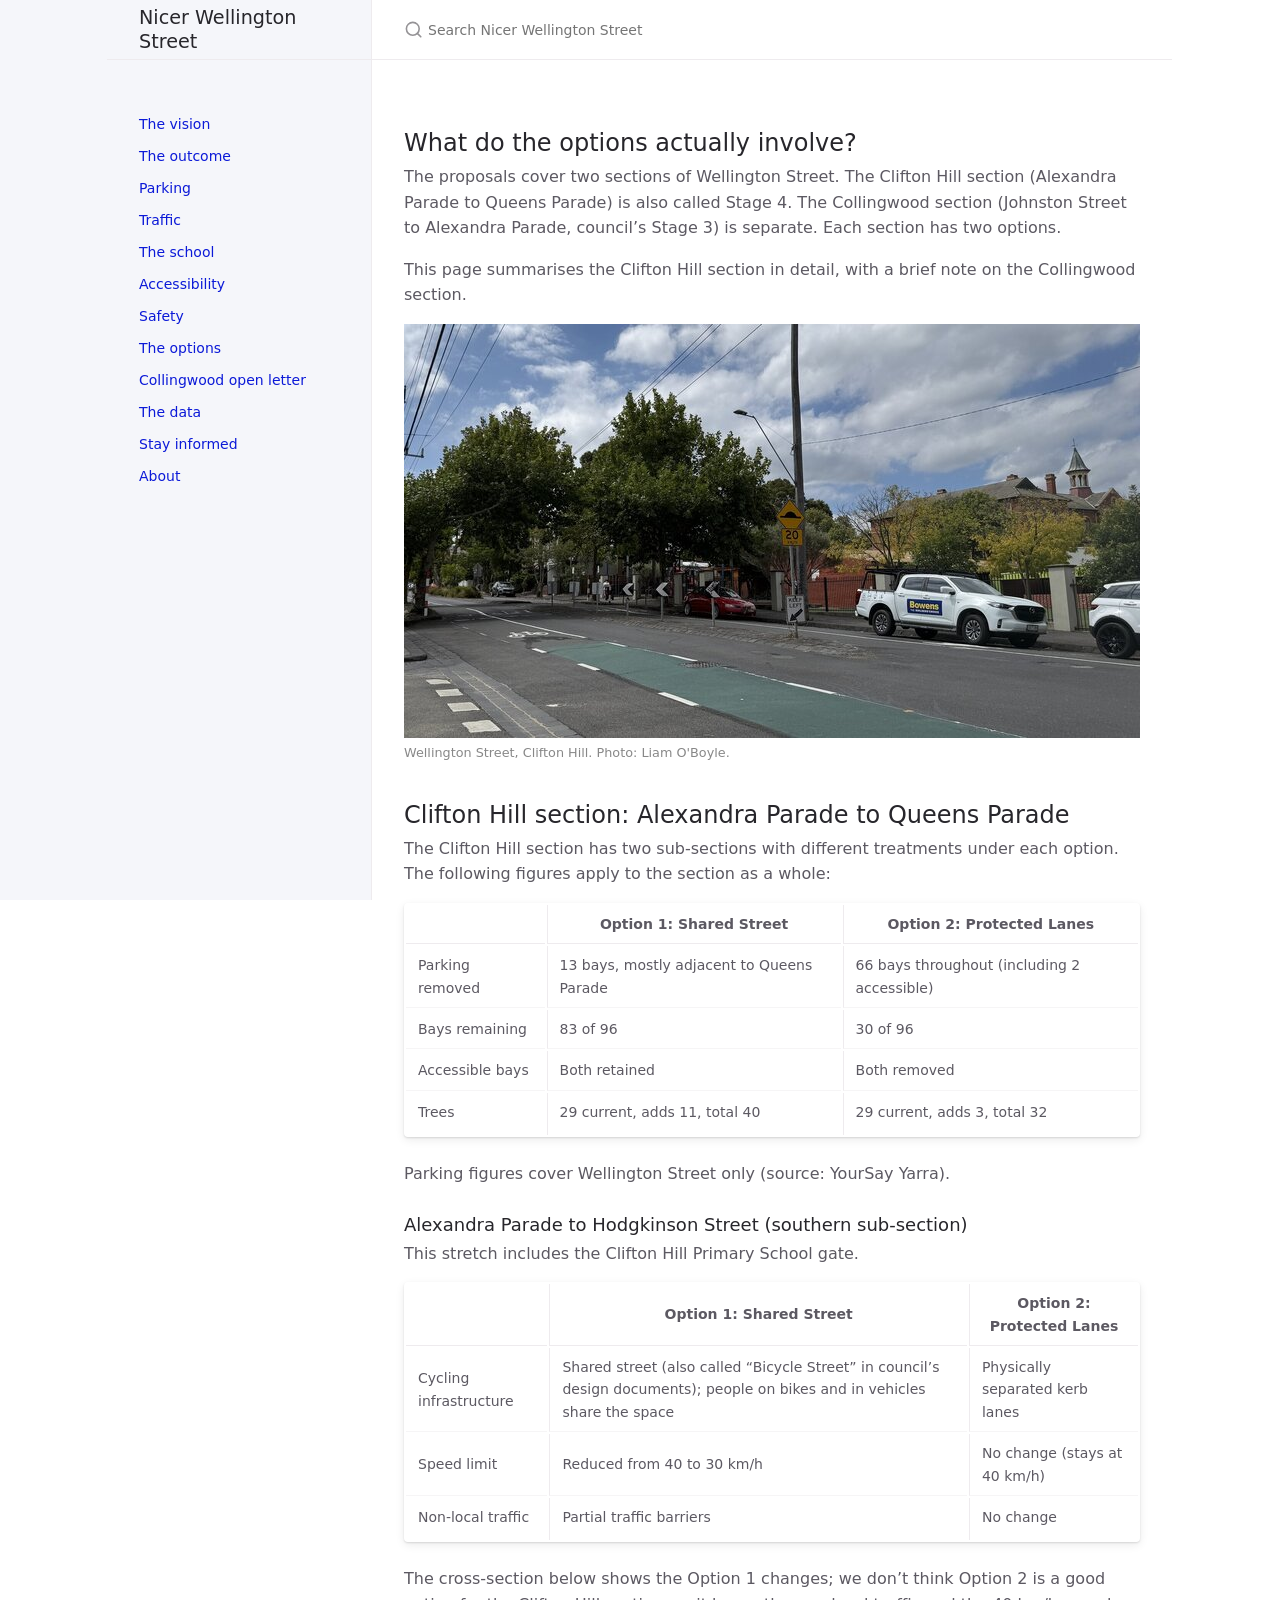
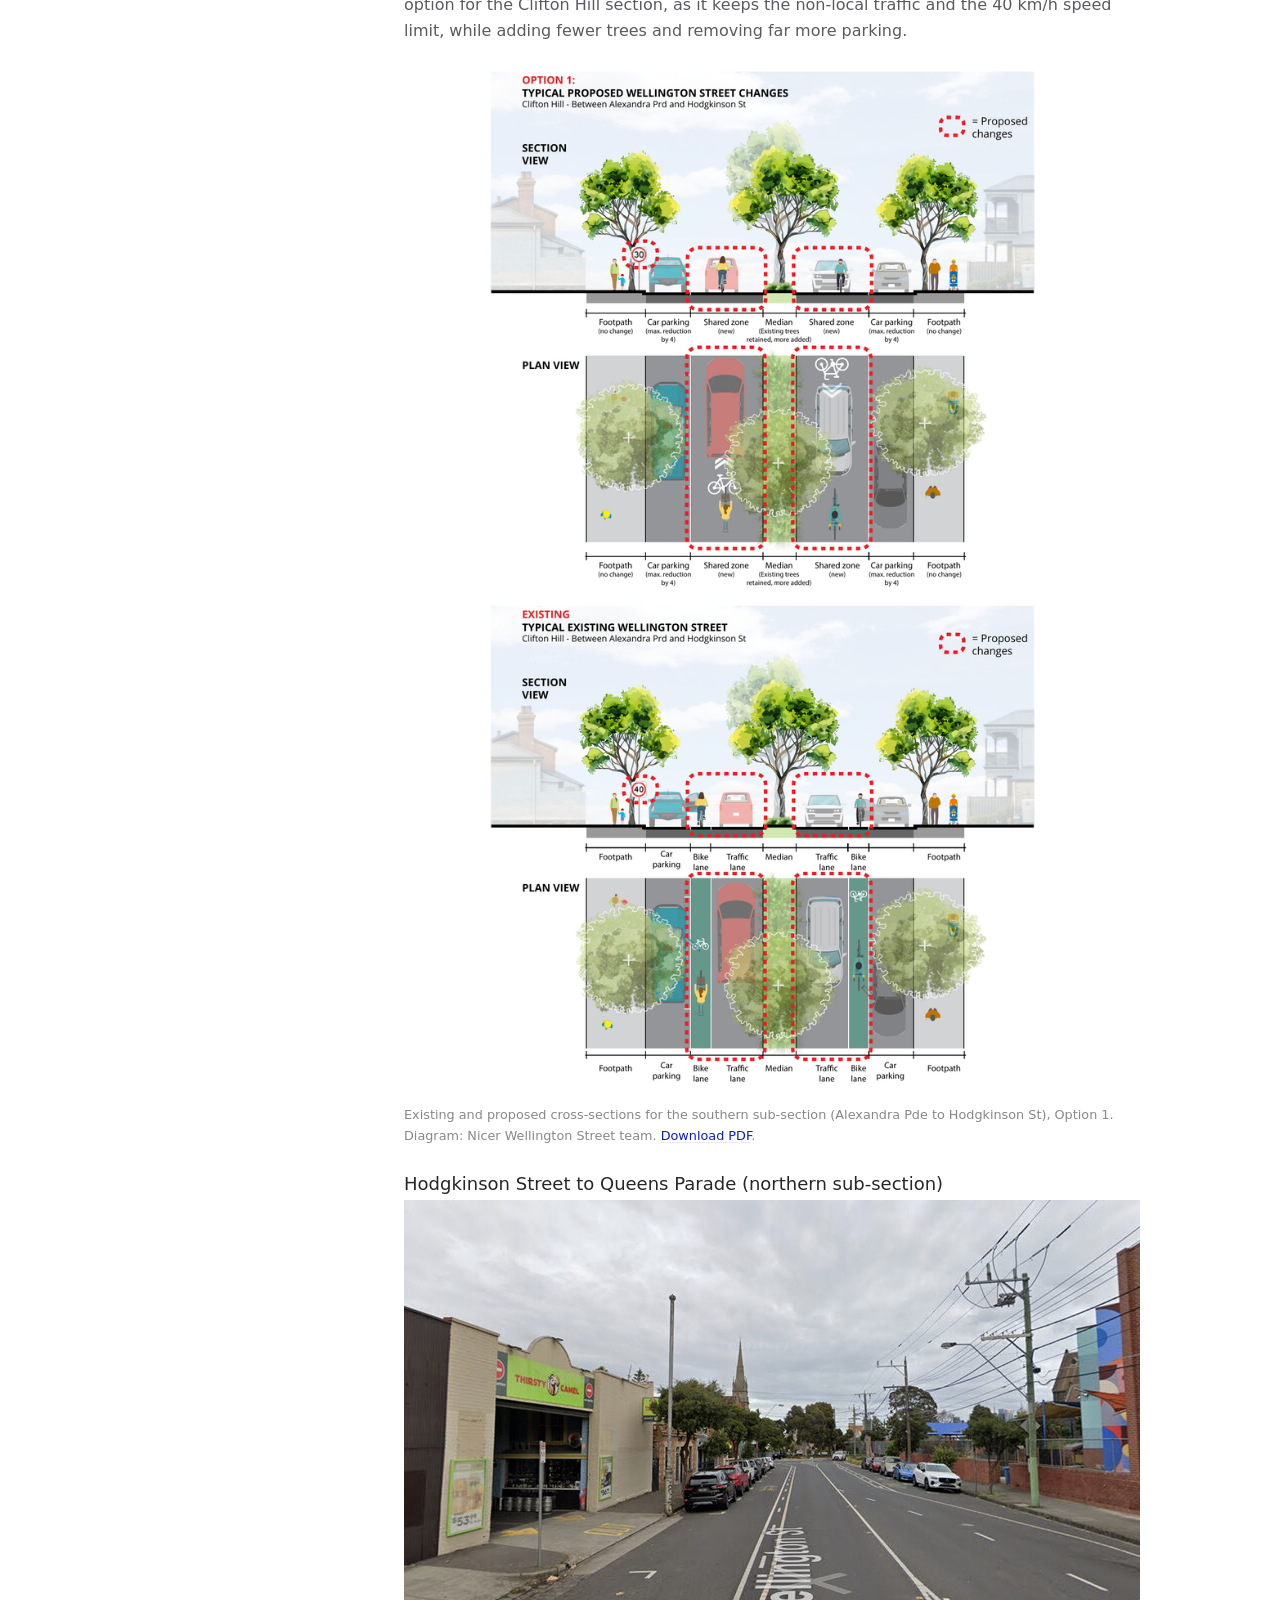
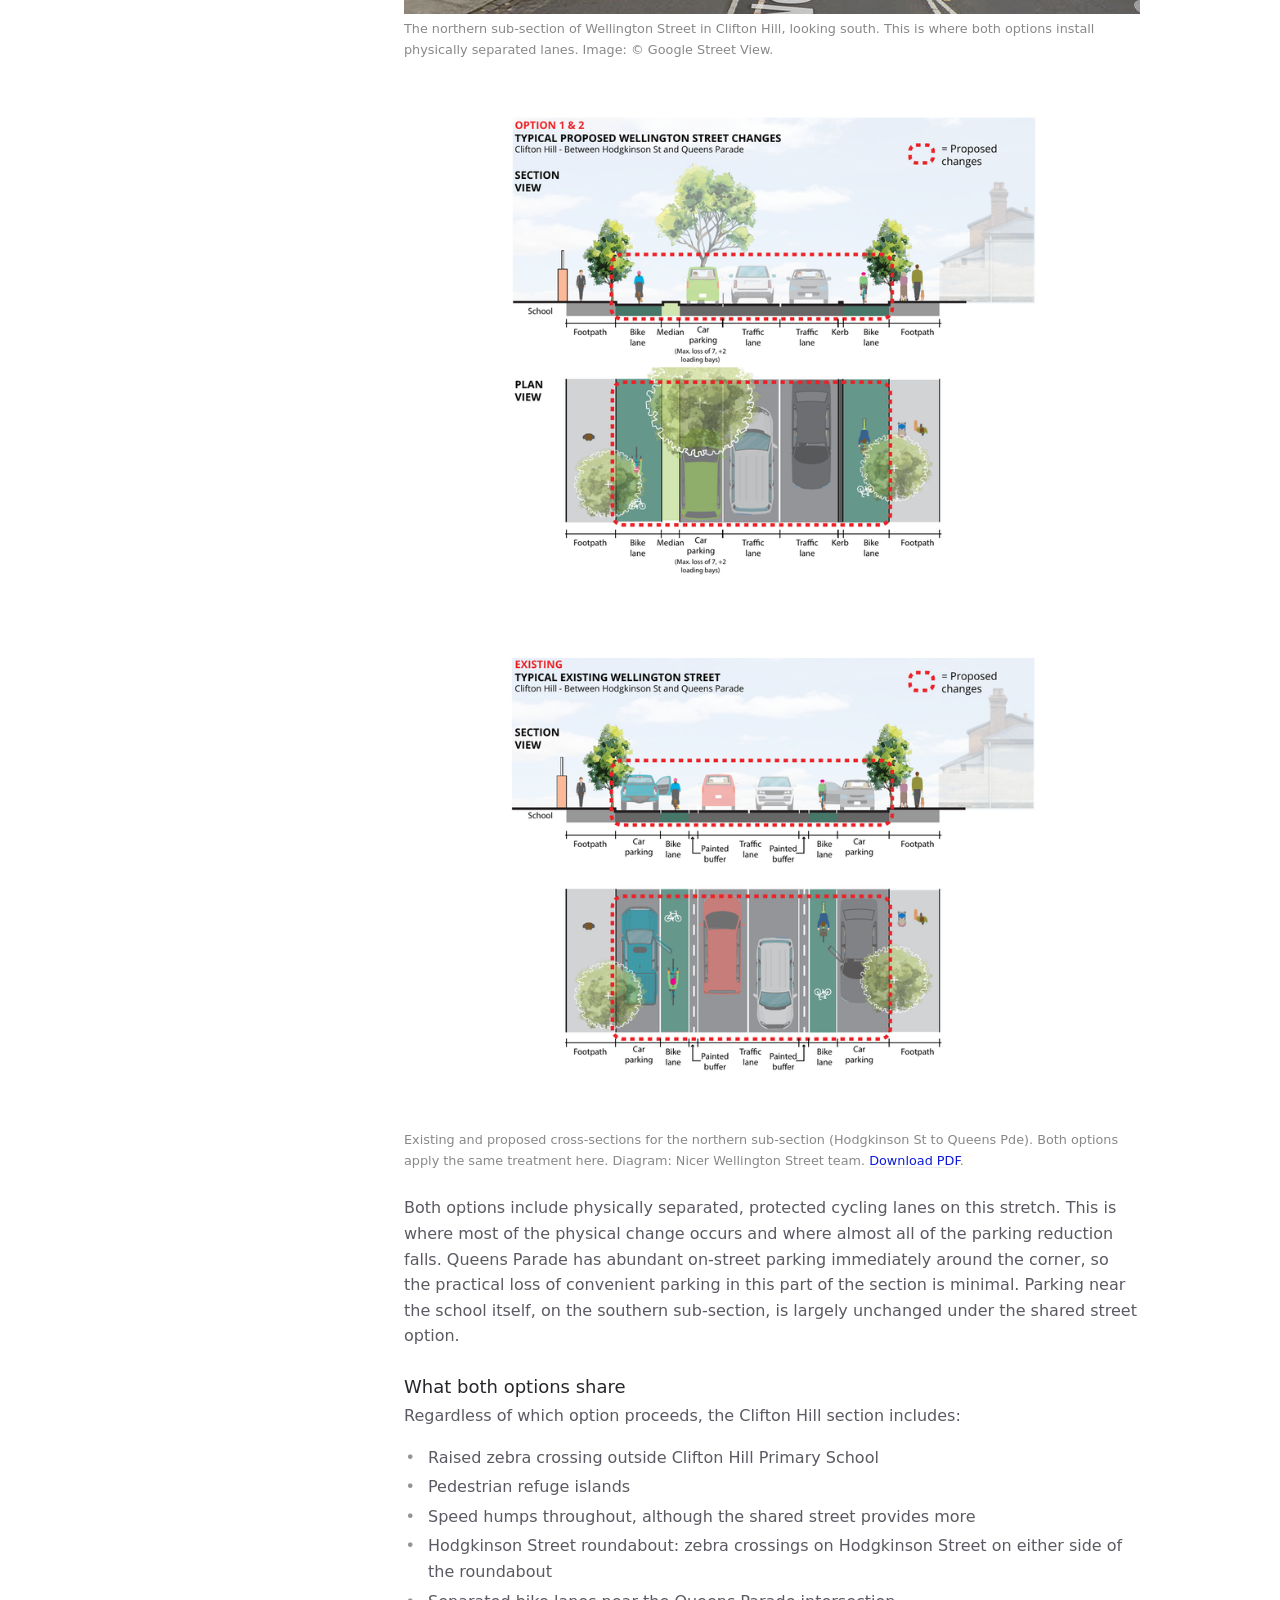
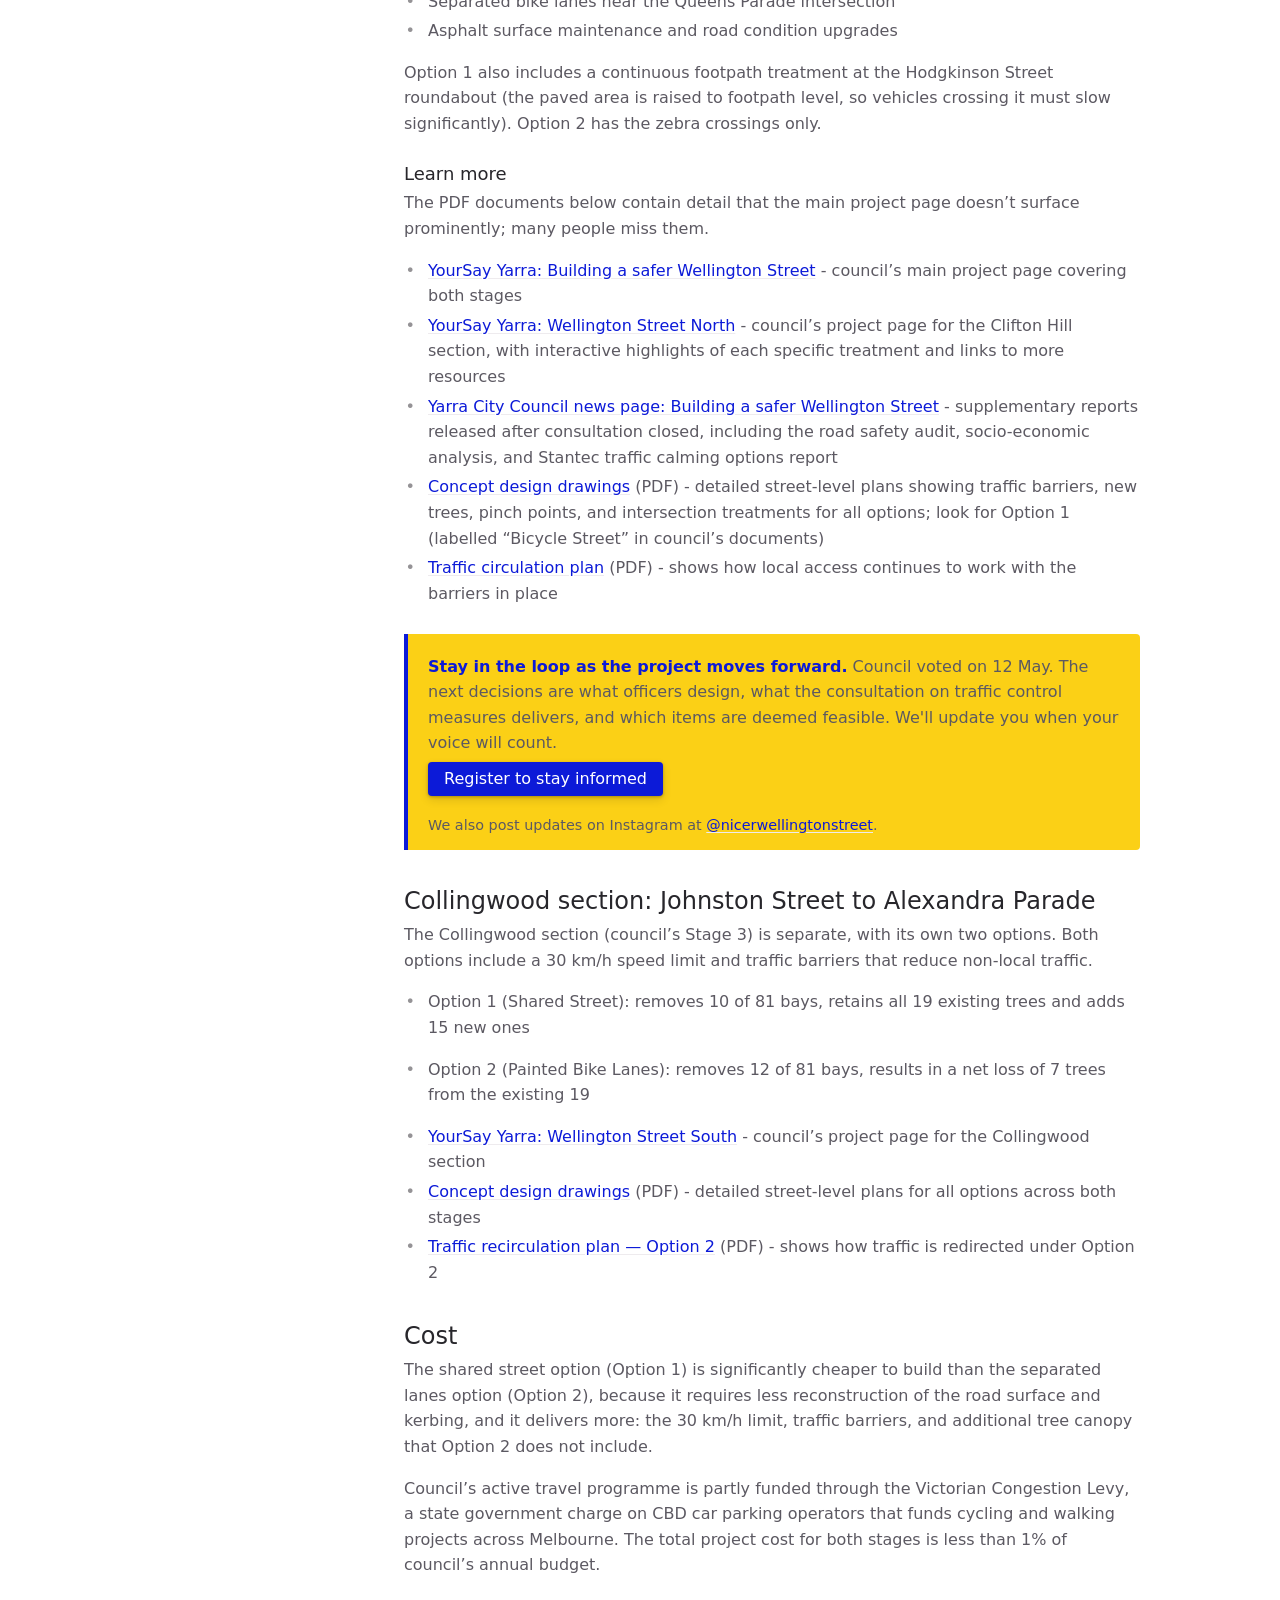
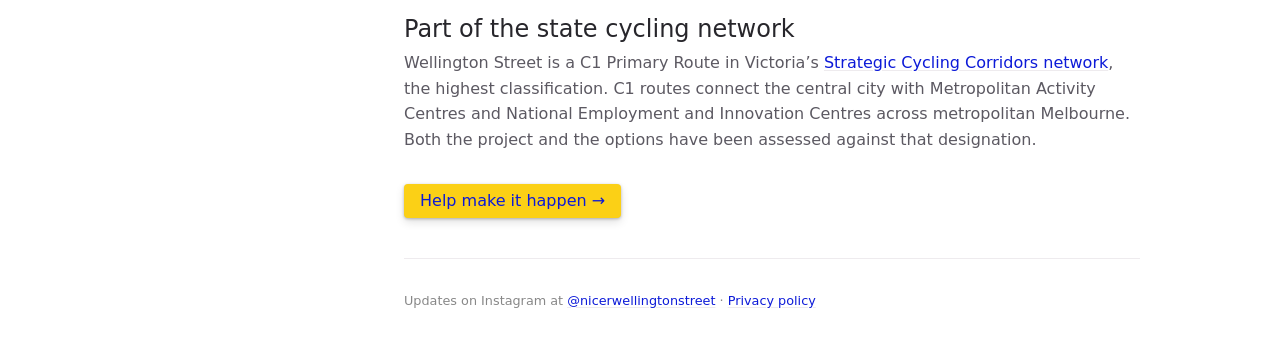
<file: options/index.html>
<!DOCTYPE html> <html lang="en-US"> <head> <meta charset="UTF-8"> <meta http-equiv="X-UA-Compatible" content="IE=Edge"> <link rel="stylesheet" href="/assets/css/just-the-docs-default.css"> <link rel="stylesheet" href="/assets/css/just-the-docs-head-nav.css" id="jtd-head-nav-stylesheet"> <style id="jtd-nav-activation"> .site-nav > ul.nav-list:first-child > li:not(:nth-child(8)) > a, .site-nav > ul.nav-list:first-child > li > ul > li a { background-image: none; } .site-nav > ul.nav-list:not(:first-child) a, .site-nav li.external a { background-image: none; } .site-nav > ul.nav-list:first-child > li:nth-child(8) > a { font-weight: 600; text-decoration: none; }.site-nav > ul.nav-list:first-child > li:nth-child(8) > button svg { transform: rotate(-90deg); }.site-nav > ul.nav-list:first-child > li.nav-list-item:nth-child(8) > ul.nav-list { display: block; } </style> <script async src="https://www.googletagmanager.com/gtag/js?id=G-J4YD6J9PZK"></script> <script> window.dataLayer = window.dataLayer || []; function gtag(){dataLayer.push(arguments);} gtag('js', new Date()); gtag('config', 'G-J4YD6J9PZK'); </script> <script src="/assets/js/vendor/lunr.min.js"></script> <script src="/assets/js/just-the-docs.js"></script> <meta name="viewport" content="width=device-width, initial-scale=1"> <link rel="apple-touch-icon" sizes="180x180" href="/assets/apple-touch-icon.png"> <link rel="icon" type="image/png" sizes="96x96" href="/assets/favicon-96x96.png"> <link rel="icon" type="image/png" sizes="32x32" href="/assets/favicon-32x32.png"> <link rel="icon" type="image/png" sizes="16x16" href="/assets/favicon-16x16.png"> <link rel="manifest" href="/site.webmanifest"> <title>The options - Nicer Wellington Street</title> <meta property="og:title" content="The options - Nicer Wellington Street" /> <meta property="twitter:title" content="The options - Nicer Wellington Street" /> <!-- Begin Jekyll SEO tag v2.8.0 --> <meta name="generator" content="Jekyll v3.10.0" />  <meta property="og:locale" content="en_AU" /> <meta name="description" content="Both options reduce non-local traffic, providing safer, quieter streets for the neighbourhood." /> <meta property="og:description" content="Both options reduce non-local traffic, providing safer, quieter streets for the neighbourhood." /> <link rel="canonical" href="https://www.nicer-wellington-street.org/options/" /> <meta property="og:url" content="https://www.nicer-wellington-street.org/options/" /> <meta property="og:site_name" content="Nicer Wellington Street" /> <meta property="og:image" content="https://www.nicer-wellington-street.org/assets/images/wellington-bike-lane-existing-og.jpg" /> <meta property="og:image:height" content="630" /> <meta property="og:image:width" content="1200" /> <meta property="og:type" content="website" /> <meta name="twitter:card" content="summary_large_image" /> <meta property="twitter:image" content="https://www.nicer-wellington-street.org/assets/images/wellington-bike-lane-existing-og.jpg" />  <script type="application/ld+json"> {"@context":"https://schema.org","@type":"WebPage","description":"Both options reduce non-local traffic, providing safer, quieter streets for the neighbourhood.","headline":"The options","image":{"width":1200,"height":630,"url":"https://www.nicer-wellington-street.org/assets/images/wellington-bike-lane-existing-og.jpg","@type":"imageObject"},"url":"https://www.nicer-wellington-street.org/options/"}</script> <!-- End Jekyll SEO tag --> <style> /* just-the-docs sets 0.875rem (14px) on mobile; override to 16px for readability */ html { font-size: 1rem !important; } header .site-footer { display: none !important; } a { color: #0c1ad8; } a:visited { color: #0813c5; } a:hover { color: #0813c5; } .register-cta { background-color: #fbd016; border-left: 4px solid #0c1ad8; border-radius: 0 4px 4px 0; padding: 0.8em 1.25em; margin: 1.75em 0; } .register-cta p { margin: 0.4em 0; } .register-cta p:last-child { margin-top: 0.75em; margin-bottom: 0; } .register-cta strong { color: #0c1ad8; } .register-cta-instagram { font-size: 0.9em; } .btn-primary, .btn-primary:active, .btn-primary.selected { color: #0c1ad8 !important; background-color: #fbd016 !important; background-image: none !important; box-shadow: 0 1px 3px rgba(0,0,0,0.25), 0 4px 10px rgba(0,0,0,0.12); } .btn-primary:hover, .btn-primary.zeroclipboard-is-hover { color: #0c1ad8 !important; background-color: #e8c000 !important; background-image: none !important; } .register-cta .btn-primary, .register-cta .btn-primary:active, .register-cta .btn-primary.selected { color: #fff !important; background-color: #0c1ad8 !important; } .register-cta .btn-primary:hover, .register-cta .btn-primary.zeroclipboard-is-hover { color: #fff !important; background-color: #0813c5 !important; } .aux-nav-list-item a.site-button { height: auto !important; align-self: center; background-color: #fbd016 !important; background-image: none !important; color: #0c1ad8 !important; padding: 0.5em 1em !important; border-radius: 0 0 4px 4px; font-weight: 700; white-space: nowrap; box-shadow: 0 1px 3px rgba(0,0,0,0.25), 0 4px 10px rgba(0,0,0,0.12); } .aux-nav-list-item a.site-button:hover { background-color: #e8c000 !important; background-image: none !important; color: #0c1ad8 !important; text-decoration: none !important; } .key-points { margin: 1.25em 0; } .key-points li { padding: 0.25em 0; font-size: 1.05em; font-weight: 600; list-style-type: none; } .key-points li::before { content: "" !important; display: none !important; } .key-points li::marker { content: "\2714\0020"; color: #0c1ad8; } @media (min-width: 50rem) { .aux-nav { padding-right: 2rem !important; } } .voices { margin: 1.75em 0; } .voices h3 { font-size: 1em; font-weight: 600; color: #555; margin: 0 0 0.75em 0; text-transform: uppercase; letter-spacing: 0.04em; } .voice { margin: 0 0 1em 0; border-left: 3px solid #ddd; padding: 0.5em 0.85em; font-style: italic; } .voice p { margin: 0 0 0.4em 0; } .voice p:last-of-type { margin-bottom: 0; } .voice footer { margin-top: 0.5em; font-style: normal; } .voice cite { font-size: 0.85em; color: #888; } .voice cite::before { content: "— "; } .call-qrs { display: none; } @media (min-width: 50rem) { .call-qrs { display: block; margin: 1em 0 1.5em 0; } .call-qrs p { font-size: 0.85em; color: #555; margin: 0 0 0.6em 0; } .call-qrs-images { display: flex; flex-wrap: wrap; gap: 1.5em; } .call-qr-item { display: flex; flex-direction: column; } .call-qr-item p { font-size: 0.85em; color: #333; margin: 0 0 0.35em 0; line-height: 1.3; } .call-qrs-images img { width: 160px; height: auto; display: block; } } .support-split { display: flex; flex-direction: column-reverse; gap: 1.5em; margin: 1.5em 0; } .support-split-content p { margin: 0 0 0.75em 0; } .support-split-content p:last-child { margin-bottom: 0; } .support-split-instagram { font-size: 0.9em; color: #555; margin: 0.75em 0 0 0; text-align: center; } @media (min-width: 50rem) { .support-split { flex-direction: row; align-items: flex-start; } .support-split-form { flex: 0 0 340px; } .support-split-content { flex: 1; } } .ml-form-embedContent h4 { font-size: 30px !important; } .site-title { font-size: 1.2rem !important; } </style> <!-- Meta Pixel Code --> <script> !function(f,b,e,v,n,t,s) {if(f.fbq)return;n=f.fbq=function(){n.callMethod? n.callMethod.apply(n,arguments):n.queue.push(arguments)}; if(!f._fbq)f._fbq=n;n.push=n;n.loaded=!0;n.version='2.0'; n.queue=[];t=b.createElement(e);t.async=!0; t.src=v;s=b.getElementsByTagName(e)[0]; s.parentNode.insertBefore(t,s)}(window, document,'script', 'https://connect.facebook.net/en_US/fbevents.js'); fbq('init', '1318304476833039'); fbq('track', 'PageView'); </script> <noscript><img height="1" width="1" style="display:none" src="https://www.facebook.com/tr?id=1318304476833039&ev=PageView&noscript=1" /></noscript> <!-- End Meta Pixel Code --> <!-- MailerLite Universal --> <script> (function(w,d,e,u,f,l,n){w[f]=w[f]||function(){(w[f].q=w[f].q||[]) .push(arguments);},l=d.createElement(e),l.async=1,l.src=u, n=d.getElementsByTagName(e)[0],n.parentNode.insertBefore(l,n);}) (window,document,'script','https://assets.mailerlite.com/js/universal.js','ml'); window.__mlStub = window.ml; ml('account', '2239240'); </script> <!-- End MailerLite Universal --> <style> .ml-load-banner { position: fixed; top: 0; left: 0; right: 0; z-index: 10000; background-color: #f9f9f9; border-left: 4px solid #0c1ad8; box-shadow: 0 2px 6px rgba(0, 0, 0, 0.12); padding: 0.75em 1em; display: flex; align-items: center; gap: 0.75em; font-size: 0.95rem; line-height: 1.35; } .ml-load-banner-text { flex: 1; color: #222; } .ml-load-banner-text strong { color: #0c1ad8; } .ml-load-banner-copy { flex: 0 0 auto; background-color: #fbd016; color: #0c1ad8; border: none; border-radius: 3px; padding: 0.4em 0.85em; font-weight: 700; font-size: 0.9rem; cursor: pointer; box-shadow: 0 1px 3px rgba(0, 0, 0, 0.2); } .ml-load-banner-copy:hover { background-color: #e8c000; } .ml-load-banner-dismiss { flex: 0 0 auto; background: transparent; border: none; color: #555; font-size: 1.4rem; line-height: 1; padding: 0 0.25em; cursor: pointer; } .ml-load-banner-dismiss:hover { color: #000; } @media (max-width: 30rem) { .ml-load-banner { font-size: 0.88rem; padding: 0.6em 0.75em; gap: 0.5em; } } </style> <template id="ml-load-banner-template"> <div class="ml-load-banner" role="status"> <div class="ml-load-banner-text"> <strong>Our signup form didn't load.</strong> This is usually caused by a VPN, Instagram's browser, or an ad blocker. </div> <button type="button" class="ml-load-banner-copy" aria-live="polite">Copy link</button> <button type="button" class="ml-load-banner-dismiss" aria-label="Dismiss">&times;</button> </div> </template> <script> (function () { var DISMISS_KEY = 'mlBannerDismissed'; var TIMEOUT_MS = 3000; function alreadyDismissed() { try { return window.sessionStorage.getItem(DISMISS_KEY) === '1'; } catch (e) { return false; } } function markDismissed() { try { window.sessionStorage.setItem(DISMISS_KEY, '1'); } catch (e) { /* sessionStorage unavailable; dismissal won't persist, which is acceptable. */ } } function mlFailedToLoad() { /* If we never got a chance to stash the stub, treat as not-failed. */ if (typeof window.__mlStub !== 'function') return false; return window.ml === window.__mlStub; } function showBanner() { if (alreadyDismissed()) return; var tpl = document.getElementById('ml-load-banner-template'); if (!tpl) return; var node = tpl.content.firstElementChild.cloneNode(true); var copyBtn = node.querySelector('.ml-load-banner-copy'); copyBtn.addEventListener('click', function () { var url = window.location.href; var showCopied = function () { copyBtn.textContent = 'Copied'; setTimeout(function () { copyBtn.textContent = 'Copy link'; }, 2000); }; var showFailed = function () { copyBtn.textContent = 'Press & hold to copy'; setTimeout(function () { copyBtn.textContent = 'Copy link'; }, 3000); }; if (navigator.clipboard && navigator.clipboard.writeText) { navigator.clipboard.writeText(url).then(showCopied, showFailed); } else { showFailed(); } }); var dismissBtn = node.querySelector('.ml-load-banner-dismiss'); dismissBtn.addEventListener('click', function () { markDismissed(); if (node.parentNode) node.parentNode.removeChild(node); }); document.body.appendChild(node); } function check() { if (mlFailedToLoad()) showBanner(); } if (document.readyState === 'complete') { setTimeout(check, TIMEOUT_MS); } else { window.addEventListener('load', function () { setTimeout(check, TIMEOUT_MS); }); } })(); </script> </head> <body> <a class="skip-to-main" href="#main-content">Skip to main content</a> <svg xmlns="http://www.w3.org/2000/svg" class="d-none"> <symbol id="svg-link" viewBox="0 0 24 24"> <title>Link</title> <svg xmlns="http://www.w3.org/2000/svg" width="24" height="24" viewBox="0 0 24 24" fill="none" stroke="currentColor" stroke-width="2" stroke-linecap="round" stroke-linejoin="round" class="feather feather-link"> <path d="M10 13a5 5 0 0 0 7.54.54l3-3a5 5 0 0 0-7.07-7.07l-1.72 1.71"></path><path d="M14 11a5 5 0 0 0-7.54-.54l-3 3a5 5 0 0 0 7.07 7.07l1.71-1.71"></path> </svg> </symbol> <symbol id="svg-menu" viewBox="0 0 24 24"> <title>Menu</title> <svg xmlns="http://www.w3.org/2000/svg" width="24" height="24" viewBox="0 0 24 24" fill="none" stroke="currentColor" stroke-width="2" stroke-linecap="round" stroke-linejoin="round" class="feather feather-menu"> <line x1="3" y1="12" x2="21" y2="12"></line><line x1="3" y1="6" x2="21" y2="6"></line><line x1="3" y1="18" x2="21" y2="18"></line> </svg> </symbol> <symbol id="svg-arrow-right" viewBox="0 0 24 24"> <title>Expand</title> <svg xmlns="http://www.w3.org/2000/svg" width="24" height="24" viewBox="0 0 24 24" fill="none" stroke="currentColor" stroke-width="2" stroke-linecap="round" stroke-linejoin="round" class="feather feather-chevron-right"> <polyline points="9 18 15 12 9 6"></polyline> </svg> </symbol> <!-- Feather. MIT License: https://github.com/feathericons/feather/blob/master/LICENSE --> <symbol id="svg-external-link" width="24" height="24" viewBox="0 0 24 24" fill="none" stroke="currentColor" stroke-width="2" stroke-linecap="round" stroke-linejoin="round" class="feather feather-external-link"> <title id="svg-external-link-title">(external link)</title> <path d="M18 13v6a2 2 0 0 1-2 2H5a2 2 0 0 1-2-2V8a2 2 0 0 1 2-2h6"></path><polyline points="15 3 21 3 21 9"></polyline><line x1="10" y1="14" x2="21" y2="3"></line> </symbol> <symbol id="svg-doc" viewBox="0 0 24 24"> <title>Document</title> <svg xmlns="http://www.w3.org/2000/svg" width="24" height="24" viewBox="0 0 24 24" fill="none" stroke="currentColor" stroke-width="2" stroke-linecap="round" stroke-linejoin="round" class="feather feather-file"> <path d="M13 2H6a2 2 0 0 0-2 2v16a2 2 0 0 0 2 2h12a2 2 0 0 0 2-2V9z"></path><polyline points="13 2 13 9 20 9"></polyline> </svg> </symbol> <symbol id="svg-search" viewBox="0 0 24 24"> <title>Search</title> <svg xmlns="http://www.w3.org/2000/svg" width="24" height="24" viewBox="0 0 24 24" fill="none" stroke="currentColor" stroke-width="2" stroke-linecap="round" stroke-linejoin="round" class="feather feather-search"> <circle cx="11" cy="11" r="8"></circle><line x1="21" y1="21" x2="16.65" y2="16.65"></line> </svg> </symbol> <!-- Bootstrap Icons. MIT License: https://github.com/twbs/icons/blob/main/LICENSE.md --> <symbol id="svg-copy" viewBox="0 0 16 16"> <title>Copy</title> <svg xmlns="http://www.w3.org/2000/svg" width="16" height="16" fill="currentColor" class="bi bi-clipboard" viewBox="0 0 16 16"> <path d="M4 1.5H3a2 2 0 0 0-2 2V14a2 2 0 0 0 2 2h10a2 2 0 0 0 2-2V3.5a2 2 0 0 0-2-2h-1v1h1a1 1 0 0 1 1 1V14a1 1 0 0 1-1 1H3a1 1 0 0 1-1-1V3.5a1 1 0 0 1 1-1h1v-1z"/> <path d="M9.5 1a.5.5 0 0 1 .5.5v1a.5.5 0 0 1-.5.5h-3a.5.5 0 0 1-.5-.5v-1a.5.5 0 0 1 .5-.5h3zm-3-1A1.5 1.5 0 0 0 5 1.5v1A1.5 1.5 0 0 0 6.5 4h3A1.5 1.5 0 0 0 11 2.5v-1A1.5 1.5 0 0 0 9.5 0h-3z"/> </svg> </symbol> <symbol id="svg-copied" viewBox="0 0 16 16"> <title>Copied</title> <svg xmlns="http://www.w3.org/2000/svg" width="16" height="16" fill="currentColor" class="bi bi-clipboard-check-fill" viewBox="0 0 16 16"> <path d="M6.5 0A1.5 1.5 0 0 0 5 1.5v1A1.5 1.5 0 0 0 6.5 4h3A1.5 1.5 0 0 0 11 2.5v-1A1.5 1.5 0 0 0 9.5 0h-3Zm3 1a.5.5 0 0 1 .5.5v1a.5.5 0 0 1-.5.5h-3a.5.5 0 0 1-.5-.5v-1a.5.5 0 0 1 .5-.5h3Z"/> <path d="M4 1.5H3a2 2 0 0 0-2 2V14a2 2 0 0 0 2 2h10a2 2 0 0 0 2-2V3.5a2 2 0 0 0-2-2h-1v1A2.5 2.5 0 0 1 9.5 5h-3A2.5 2.5 0 0 1 4 2.5v-1Zm6.854 7.354-3 3a.5.5 0 0 1-.708 0l-1.5-1.5a.5.5 0 0 1 .708-.708L7.5 10.793l2.646-2.647a.5.5 0 0 1 .708.708Z"/> </svg> </symbol> </svg> <header class="side-bar"> <div class="site-header"> <a href="/" class="site-title lh-tight"> Nicer Wellington Street </a> <button id="menu-button" class="site-button btn-reset" aria-label="Menu" aria-expanded="false"> <svg viewBox="0 0 24 24" class="icon" aria-hidden="true"><use xlink:href="#svg-menu"></use></svg> </button> </div> <nav aria-label="Main" id="site-nav" class="site-nav"> <ul class="nav-list"><li class="nav-list-item"><a href="/" class="nav-list-link">The vision</a></li><li class="nav-list-item"><a href="/decision/" class="nav-list-link">The outcome</a></li><li class="nav-list-item"><a href="/parking/" class="nav-list-link">Parking</a></li><li class="nav-list-item"><a href="/traffic/" class="nav-list-link">Traffic</a></li><li class="nav-list-item"><a href="/school/" class="nav-list-link">The school</a></li><li class="nav-list-item"><a href="/access/" class="nav-list-link">Accessibility</a></li><li class="nav-list-item"><a href="/safety/" class="nav-list-link">Safety</a></li><li class="nav-list-item"><a href="/options/" class="nav-list-link">The options</a></li><li class="nav-list-item"><a href="/collingwood/" class="nav-list-link">Collingwood open letter</a></li><li class="nav-list-item"><a href="/data/" class="nav-list-link">The data</a></li><li class="nav-list-item"><a href="/action/" class="nav-list-link">Stay informed</a></li><li class="nav-list-item"><a href="/about/" class="nav-list-link">About</a></li></ul> </nav> <div class="d-md-block d-none site-footer"> This site uses <a href="https://github.com/just-the-docs/just-the-docs">Just the Docs</a>, a documentation theme for Jekyll. </div> </header> <div class="main" id="top"> <div id="main-header" class="main-header"> <div class="search" role="search"> <div class="search-input-wrap"> <input type="text" id="search-input" class="search-input" tabindex="0" placeholder="Search Nicer Wellington Street" autocomplete="off"> <label for="search-input" class="search-label"> <span class="sr-only">Search Nicer Wellington Street</span> <svg viewBox="0 0 24 24" class="search-icon" aria-hidden="true"><use xlink:href="#svg-search"></use></svg> </label> </div> <div id="search-results" class="search-results"></div> </div> </div> <div class="main-content-wrap"> <div id="main-content" class="main-content"> <main> <h2 id="what-do-the-options-actually-involve"> <a href="#what-do-the-options-actually-involve" class="anchor-heading" aria-labelledby="what-do-the-options-actually-involve"><svg viewBox="0 0 16 16" aria-hidden="true"><use xlink:href="#svg-link"></use></svg></a> What do the options actually involve? </h2> <p>The proposals cover two sections of Wellington Street. The Clifton Hill section (Alexandra Parade to Queens Parade) is also called Stage 4. The Collingwood section (Johnston Street to Alexandra Parade, council’s Stage 3) is separate. Each section has two options.</p> <p>This page summarises the Clifton Hill section in detail, with a brief note on the Collingwood section.</p> <figure style="margin: 0 0 1.5em 0;"> <img src="/assets/images/wellington-bike-lane-existing-736w.jpg" srcset="/assets/images/wellington-bike-lane-existing-736w.jpg 736w, /assets/images/wellington-bike-lane-existing-1472w.jpg 1472w" sizes="(max-width: 800px) 100vw, 736px" alt="Wellington Street in Clifton Hill looking towards Alexandra Parade, with the existing painted green bike lane in the foreground" style="width: 100%; height: auto; display: block;" /> <figcaption style="font-size: 0.8em; color: #888; margin-top: 0.4em;">Wellington Street, Clifton Hill. Photo: Liam O'Boyle.</figcaption> </figure> <h2 id="clifton-hill-section-alexandra-parade-to-queens-parade"> <a href="#clifton-hill-section-alexandra-parade-to-queens-parade" class="anchor-heading" aria-labelledby="clifton-hill-section-alexandra-parade-to-queens-parade"><svg viewBox="0 0 16 16" aria-hidden="true"><use xlink:href="#svg-link"></use></svg></a> Clifton Hill section: Alexandra Parade to Queens Parade </h2> <p>The Clifton Hill section has two sub-sections with different treatments under each option. The following figures apply to the section as a whole:</p> <div class="table-wrapper"><table> <thead> <tr> <th> </th> <th>Option 1: Shared Street</th> <th>Option 2: Protected Lanes</th> </tr> </thead> <tbody> <tr> <td>Parking removed</td> <td>13 bays, mostly adjacent to Queens Parade</td> <td>66 bays throughout (including 2 accessible)</td> </tr> <tr> <td>Bays remaining</td> <td>83 of 96</td> <td>30 of 96</td> </tr> <tr> <td>Accessible bays</td> <td>Both retained</td> <td>Both removed</td> </tr> <tr> <td>Trees</td> <td>29 current, adds 11, total 40</td> <td>29 current, adds 3, total 32</td> </tr> </tbody> </table></div> <p>Parking figures cover Wellington Street only (source: YourSay Yarra).</p> <h3 id="alexandra-parade-to-hodgkinson-street-southern-sub-section"> <a href="#alexandra-parade-to-hodgkinson-street-southern-sub-section" class="anchor-heading" aria-labelledby="alexandra-parade-to-hodgkinson-street-southern-sub-section"><svg viewBox="0 0 16 16" aria-hidden="true"><use xlink:href="#svg-link"></use></svg></a> Alexandra Parade to Hodgkinson Street (southern sub-section) </h3> <p>This stretch includes the Clifton Hill Primary School gate.</p> <div class="table-wrapper"><table> <thead> <tr> <th> </th> <th>Option 1: Shared Street</th> <th>Option 2: Protected Lanes</th> </tr> </thead> <tbody> <tr> <td>Cycling infrastructure</td> <td>Shared street (also called “Bicycle Street” in council’s design documents); people on bikes and in vehicles share the space</td> <td>Physically separated kerb lanes</td> </tr> <tr> <td>Speed limit</td> <td>Reduced from 40 to 30 km/h</td> <td>No change (stays at 40 km/h)</td> </tr> <tr> <td>Non-local traffic</td> <td>Partial traffic barriers</td> <td>No change</td> </tr> </tbody> </table></div> <p>The cross-section below shows the Option 1 changes; we don’t think Option 2 is a good option for the Clifton Hill section, as it keeps the non-local traffic and the 40 km/h speed limit, while adding fewer trees and removing far more parking.</p> <figure style="margin: 0 0 1.5em 0;"> <img src="/assets/images/cross-section-school-section.png" srcset="/assets/images/cross-section-school-section-900w.png 900w, /assets/images/cross-section-school-section.png 1755w" sizes="(max-width: 800px) 100vw, 736px" alt="Cross-section diagram comparing the existing Wellington Street layout between Alexandra Parade and Hodgkinson Street (car parking, separate bike lanes, 40 km/h) with the proposed Option 1 layout (shared zones, 30 km/h, trees retained and added)" style="width: 100%; height: auto; display: block;" /> <figcaption style="font-size: 0.8em; color: #888; margin-top: 0.4em;">Existing and proposed cross-sections for the southern sub-section (Alexandra Pde to Hodgkinson St), Option 1. Diagram: Nicer Wellington Street team. <a href="/assets/files/alexandra_to_hodgkinson_changes.pdf">Download PDF</a>.</figcaption> </figure> <h3 id="hodgkinson-street-to-queens-parade-northern-sub-section"> <a href="#hodgkinson-street-to-queens-parade-northern-sub-section" class="anchor-heading" aria-labelledby="hodgkinson-street-to-queens-parade-northern-sub-section"><svg viewBox="0 0 16 16" aria-hidden="true"><use xlink:href="#svg-link"></use></svg></a> Hodgkinson Street to Queens Parade (northern sub-section) </h3> <figure style="margin: 0 0 1.5em 0;"> <img src="/assets/images/wellington-north-subsection-736w.jpg" srcset="/assets/images/wellington-north-subsection-736w.jpg 736w, /assets/images/wellington-north-subsection-1472w.jpg 1472w" sizes="(max-width: 800px) 100vw, 736px" alt="Wellington Street in Clifton Hill looking south from the northern sub-section, showing painted lane markings but no physical protection for people on bikes" style="width: 100%; height: auto; display: block;" /> <figcaption style="font-size: 0.8em; color: #888; margin-top: 0.4em;">The northern sub-section of Wellington Street in Clifton Hill, looking south. This is where both options install physically separated lanes. Image: © Google Street View.</figcaption> </figure> <figure style="margin: 0 0 1.5em 0;"> <img src="/assets/images/cross-section-northern-subsection.png" srcset="/assets/images/cross-section-northern-subsection-900w.png 900w, /assets/images/cross-section-northern-subsection.png 1754w" sizes="(max-width: 800px) 100vw, 736px" alt="Cross-section diagram comparing the existing Wellington Street layout between Hodgkinson Street and Queens Parade (car parking both sides, painted bike lanes) with the proposed layout (kerb-separated lanes, parking on median side only, max loss of 7 bays plus 2 new loading bays)" style="width: 100%; height: auto; display: block;" /> <figcaption style="font-size: 0.8em; color: #888; margin-top: 0.4em;">Existing and proposed cross-sections for the northern sub-section (Hodgkinson St to Queens Pde). Both options apply the same treatment here. Diagram: Nicer Wellington Street team. <a href="/assets/files/queens_to_hodgkinson_changes.pdf">Download PDF</a>.</figcaption> </figure> <p>Both options include physically separated, protected cycling lanes on this stretch. This is where most of the physical change occurs and where almost all of the parking reduction falls. Queens Parade has abundant on-street parking immediately around the corner, so the practical loss of convenient parking in this part of the section is minimal. Parking near the school itself, on the southern sub-section, is largely unchanged under the shared street option.</p> <h3 id="what-both-options-share"> <a href="#what-both-options-share" class="anchor-heading" aria-labelledby="what-both-options-share"><svg viewBox="0 0 16 16" aria-hidden="true"><use xlink:href="#svg-link"></use></svg></a> What both options share </h3> <p>Regardless of which option proceeds, the Clifton Hill section includes:</p> <ul> <li>Raised zebra crossing outside Clifton Hill Primary School</li> <li>Pedestrian refuge islands</li> <li>Speed humps throughout, although the shared street provides more</li> <li>Hodgkinson Street roundabout: zebra crossings on Hodgkinson Street on either side of the roundabout</li> <li>Separated bike lanes near the Queens Parade intersection</li> <li>Asphalt surface maintenance and road condition upgrades</li> </ul> <p>Option 1 also includes a continuous footpath treatment at the Hodgkinson Street roundabout (the paved area is raised to footpath level, so vehicles crossing it must slow significantly). Option 2 has the zebra crossings only.</p> <h3 id="learn-more"> <a href="#learn-more" class="anchor-heading" aria-labelledby="learn-more"><svg viewBox="0 0 16 16" aria-hidden="true"><use xlink:href="#svg-link"></use></svg></a> Learn more </h3> <p>The PDF documents below contain detail that the main project page doesn’t surface prominently; many people miss them.</p> <ul> <li><a href="https://yoursayyarra.com.au/building-safer-wellington-street">YourSay Yarra: Building a safer Wellington Street</a> - council’s main project page covering both stages</li> <li><a href="https://yoursayyarra.com.au/building-safer-wellington-street/wellington-street-north-clifton-hill">YourSay Yarra: Wellington Street North</a> - council’s project page for the Clifton Hill section, with interactive highlights of each specific treatment and links to more resources</li> <li><a href="https://www.yarracity.vic.gov.au/about-us/news-and-media/building-safer-wellington-street">Yarra City Council news page: Building a safer Wellington Street</a> - supplementary reports released after consultation closed, including the road safety audit, socio-economic analysis, and Stantec traffic calming options report</li> <li><a href="https://yoursayyarra.com.au/download_file/view/3759/1302">Concept design drawings</a> (PDF) - detailed street-level plans showing traffic barriers, new trees, pinch points, and intersection treatments for all options; look for Option 1 (labelled “Bicycle Street” in council’s documents)</li> <li><a href="https://yoursayyarra.com.au/download_file/view/3799/1302">Traffic circulation plan</a> (PDF) - shows how local access continues to work with the barriers in place</li> </ul> <div class="register-cta"> <p><strong>Stay in the loop as the project moves forward.</strong> Council voted on 12 May. The next decisions are what officers design, what the consultation on traffic control measures delivers, and which items are deemed feasible. We'll update you when your voice will count.</p> <p><a class="ml-onclick-form btn btn-primary" href="javascript:void(0)" onclick="ml('show', 'Ug1OOV', true)">Register to stay informed</a></p> <p class="register-cta-instagram">We also post updates on Instagram at <a href="https://www.instagram.com/nicerwellingtonstreet">@nicerwellingtonstreet</a>.</p> </div> <h2 id="collingwood-section-johnston-street-to-alexandra-parade"> <a href="#collingwood-section-johnston-street-to-alexandra-parade" class="anchor-heading" aria-labelledby="collingwood-section-johnston-street-to-alexandra-parade"><svg viewBox="0 0 16 16" aria-hidden="true"><use xlink:href="#svg-link"></use></svg></a> Collingwood section: Johnston Street to Alexandra Parade </h2> <p>The Collingwood section (council’s Stage 3) is separate, with its own two options. Both options include a 30 km/h speed limit and traffic barriers that reduce non-local traffic.</p> <ul> <li>Option 1 (Shared Street): removes 10 of 81 bays, retains all 19 existing trees and adds 15 new ones</li> <li> <p>Option 2 (Painted Bike Lanes): removes 12 of 81 bays, results in a net loss of 7 trees from the existing 19</p> </li> <li><a href="https://yoursayyarra.com.au/building-safer-wellington-street/wellington-street-south-collingwood">YourSay Yarra: Wellington Street South</a> - council’s project page for the Collingwood section</li> <li><a href="https://yoursayyarra.com.au/download_file/view/3759/1302">Concept design drawings</a> (PDF) - detailed street-level plans for all options across both stages</li> <li><a href="https://hdp-au-prod-app-yrra-yoursay-files.s3.ap-southeast-2.amazonaws.com/9417/5867/2675/Buidling_a_Safer_Wellington_Street_-_Traffic_Recirculation_Plan_-_South_Option_2.pdf">Traffic recirculation plan — Option 2</a> (PDF) - shows how traffic is redirected under Option 2</li> </ul> <h2 id="cost"> <a href="#cost" class="anchor-heading" aria-labelledby="cost"><svg viewBox="0 0 16 16" aria-hidden="true"><use xlink:href="#svg-link"></use></svg></a> Cost </h2> <p>The shared street option (Option 1) is significantly cheaper to build than the separated lanes option (Option 2), because it requires less reconstruction of the road surface and kerbing, and it delivers more: the 30 km/h limit, traffic barriers, and additional tree canopy that Option 2 does not include.</p> <p>Council’s active travel programme is partly funded through the Victorian Congestion Levy, a state government charge on CBD car parking operators that funds cycling and walking projects across Melbourne. The total project cost for both stages is less than 1% of council’s annual budget.</p> <h2 id="part-of-the-state-cycling-network"> <a href="#part-of-the-state-cycling-network" class="anchor-heading" aria-labelledby="part-of-the-state-cycling-network"><svg viewBox="0 0 16 16" aria-hidden="true"><use xlink:href="#svg-link"></use></svg></a> Part of the state cycling network </h2> <p>Wellington Street is a C1 Primary Route in Victoria’s <a href="https://www.vic.gov.au/strategic-cycling-corridors">Strategic Cycling Corridors network</a>, the highest classification. C1 routes connect the central city with Metropolitan Activity Centres and National Employment and Innovation Centres across metropolitan Melbourne. Both the project and the options have been assessed against that designation.</p> <p style="margin-top: 2em;"> <a href="/action/" class="btn btn-primary">Help make it happen →</a> </p> </main> <hr> <footer> <p style="font-size: 0.8em; color: #888; margin-top: 1.5em;">Updates on Instagram at <a href="https://www.instagram.com/nicerwellingtonstreet">@nicerwellingtonstreet</a> &middot; <a href="/privacy/">Privacy policy</a></p> <script> document.addEventListener('DOMContentLoaded', function () { document.querySelectorAll('a[href^="http"]').forEach(function (link) { if (link.hostname !== window.location.hostname) { link.setAttribute('target', '_blank'); link.setAttribute('rel', 'noopener noreferrer'); } }); }); </script> <div class="d-md-none mt-4 fs-2"> This site uses <a href="https://github.com/just-the-docs/just-the-docs">Just the Docs</a>, a documentation theme for Jekyll. </div> </footer> </div> </div> <div class="search-overlay"></div> </div> </body> </html>
</file>
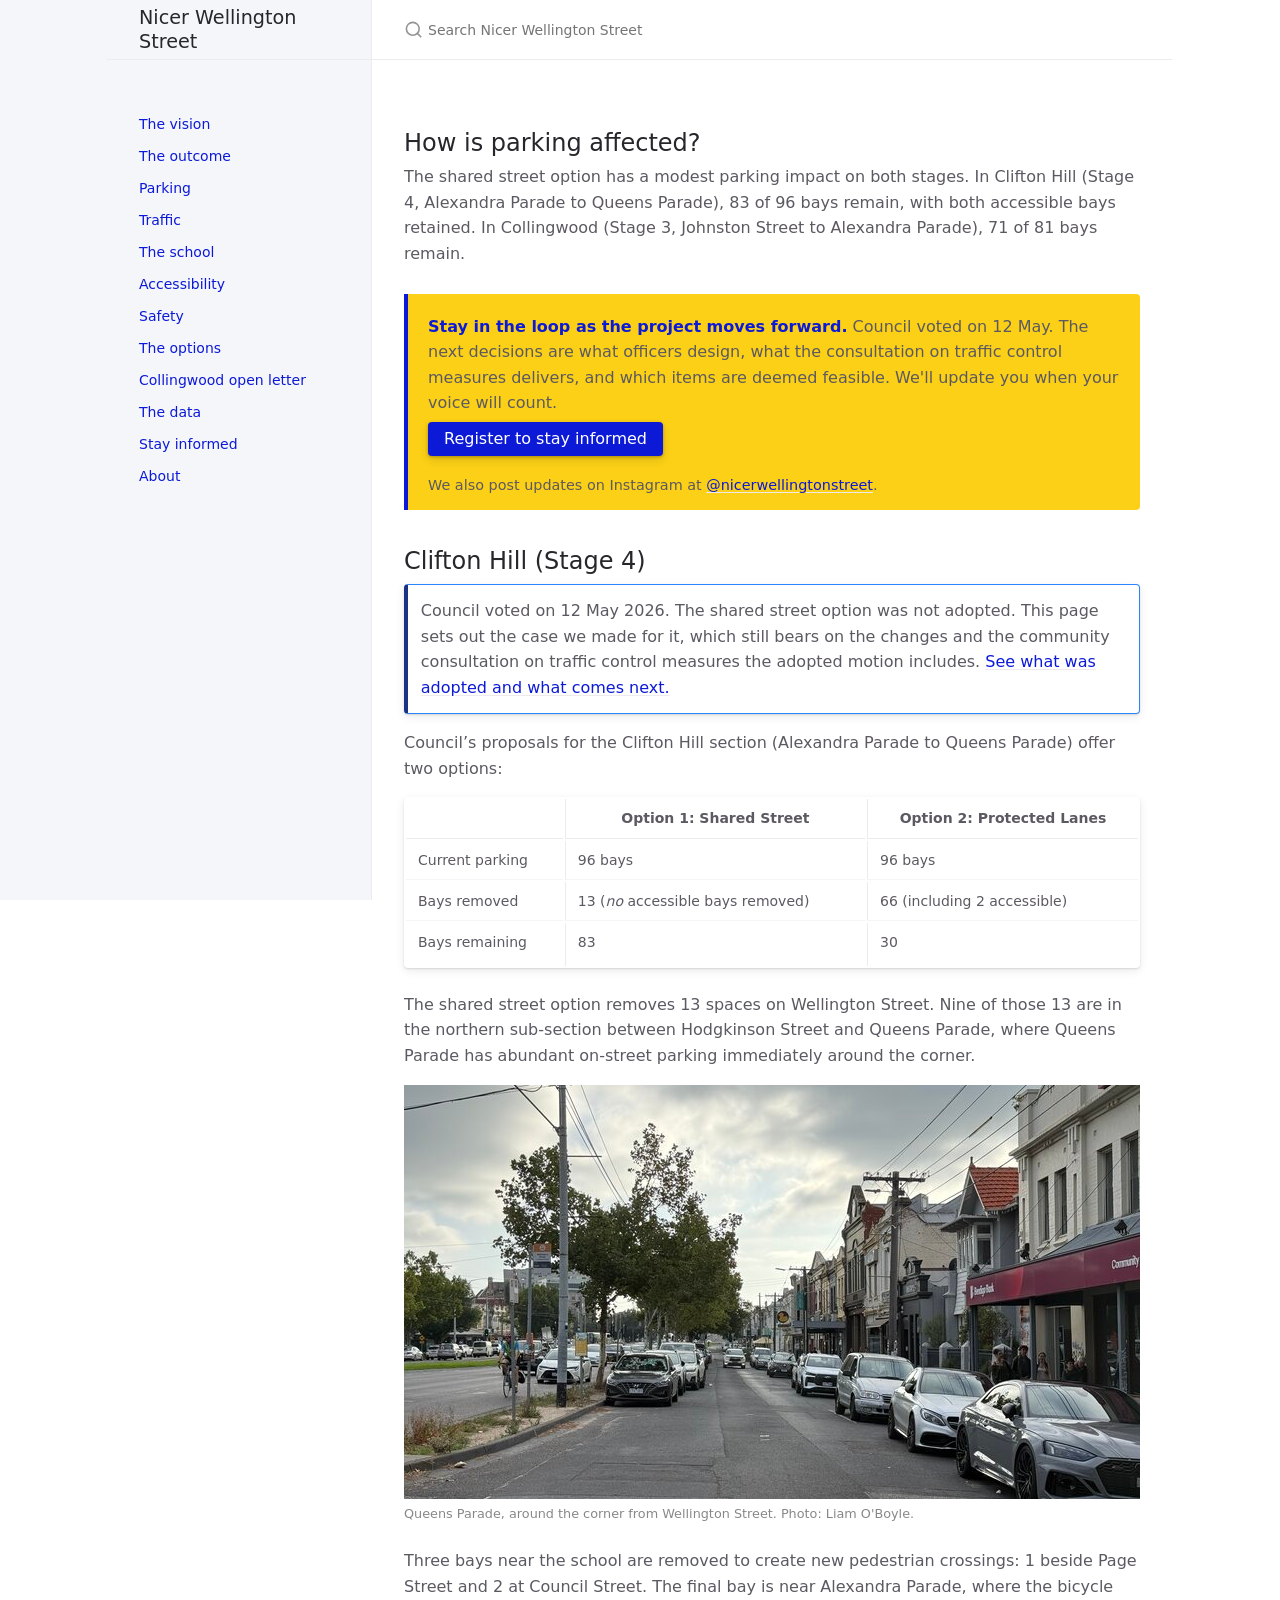
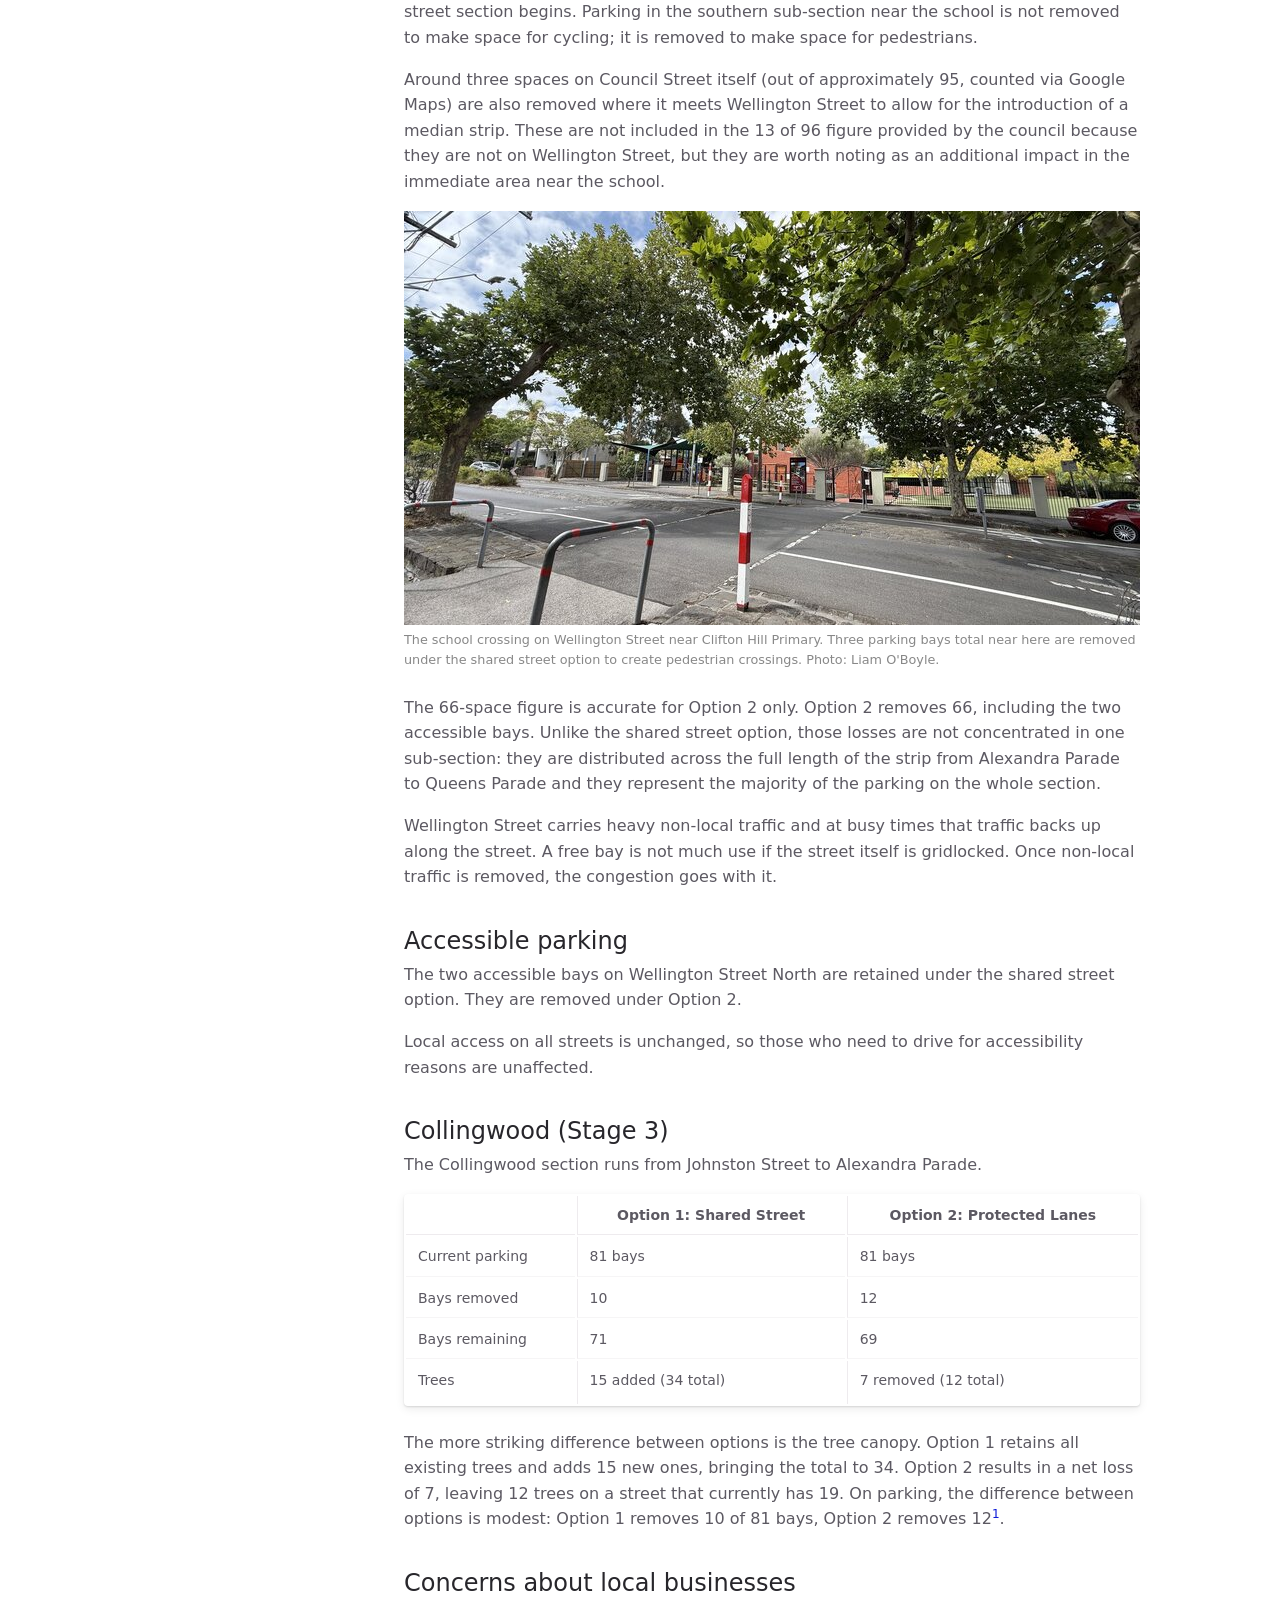
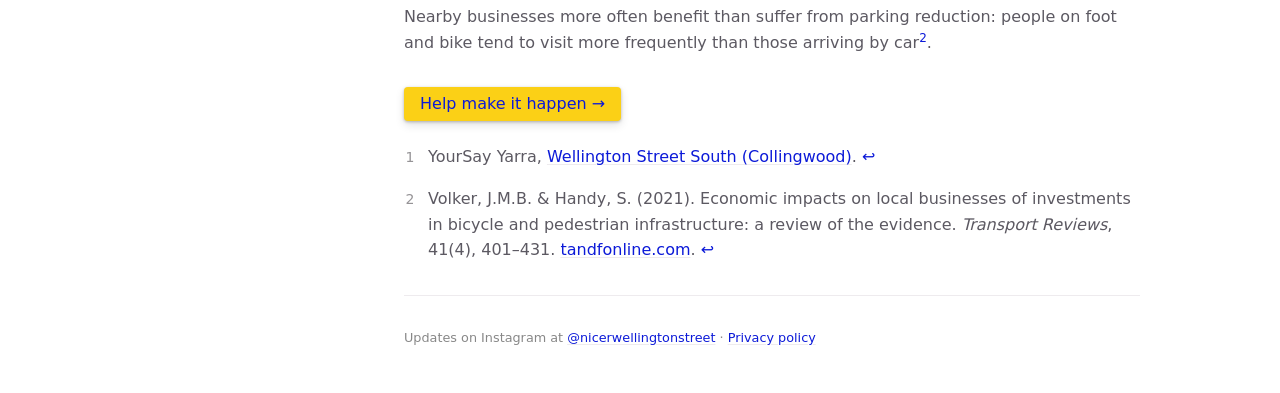
<file: parking/index.html>
<!DOCTYPE html> <html lang="en-US"> <head> <meta charset="UTF-8"> <meta http-equiv="X-UA-Compatible" content="IE=Edge"> <link rel="stylesheet" href="/assets/css/just-the-docs-default.css"> <link rel="stylesheet" href="/assets/css/just-the-docs-head-nav.css" id="jtd-head-nav-stylesheet"> <style id="jtd-nav-activation"> .site-nav > ul.nav-list:first-child > li:not(:nth-child(3)) > a, .site-nav > ul.nav-list:first-child > li > ul > li a { background-image: none; } .site-nav > ul.nav-list:not(:first-child) a, .site-nav li.external a { background-image: none; } .site-nav > ul.nav-list:first-child > li:nth-child(3) > a { font-weight: 600; text-decoration: none; }.site-nav > ul.nav-list:first-child > li:nth-child(3) > button svg { transform: rotate(-90deg); }.site-nav > ul.nav-list:first-child > li.nav-list-item:nth-child(3) > ul.nav-list { display: block; } </style> <script async src="https://www.googletagmanager.com/gtag/js?id=G-J4YD6J9PZK"></script> <script> window.dataLayer = window.dataLayer || []; function gtag(){dataLayer.push(arguments);} gtag('js', new Date()); gtag('config', 'G-J4YD6J9PZK'); </script> <script src="/assets/js/vendor/lunr.min.js"></script> <script src="/assets/js/just-the-docs.js"></script> <meta name="viewport" content="width=device-width, initial-scale=1"> <link rel="apple-touch-icon" sizes="180x180" href="/assets/apple-touch-icon.png"> <link rel="icon" type="image/png" sizes="96x96" href="/assets/favicon-96x96.png"> <link rel="icon" type="image/png" sizes="32x32" href="/assets/favicon-32x32.png"> <link rel="icon" type="image/png" sizes="16x16" href="/assets/favicon-16x16.png"> <link rel="manifest" href="/site.webmanifest"> <title>Parking - Nicer Wellington Street</title> <meta property="og:title" content="Parking - Nicer Wellington Street" /> <meta property="twitter:title" content="Parking - Nicer Wellington Street" /> <!-- Begin Jekyll SEO tag v2.8.0 --> <meta name="generator" content="Jekyll v3.10.0" />  <meta property="og:locale" content="en_AU" /> <meta name="description" content="The shared street option has a modest parking impact on both stages: 13 of 96 bays in Clifton Hill, 10 of 81 in Collingwood. The 66-space figure applies to Option 2 on the Clifton Hill section only." /> <meta property="og:description" content="The shared street option has a modest parking impact on both stages: 13 of 96 bays in Clifton Hill, 10 of 81 in Collingwood. The 66-space figure applies to Option 2 on the Clifton Hill section only." /> <link rel="canonical" href="https://www.nicer-wellington-street.org/parking/" /> <meta property="og:url" content="https://www.nicer-wellington-street.org/parking/" /> <meta property="og:site_name" content="Nicer Wellington Street" /> <meta property="og:image" content="https://www.nicer-wellington-street.org/assets/images/queens-parade-parking-north-og.jpg" /> <meta property="og:image:height" content="630" /> <meta property="og:image:width" content="1200" /> <meta property="og:type" content="website" /> <meta name="twitter:card" content="summary_large_image" /> <meta property="twitter:image" content="https://www.nicer-wellington-street.org/assets/images/queens-parade-parking-north-og.jpg" />  <script type="application/ld+json"> {"@context":"https://schema.org","@type":"WebPage","description":"The shared street option has a modest parking impact on both stages: 13 of 96 bays in Clifton Hill, 10 of 81 in Collingwood. The 66-space figure applies to Option 2 on the Clifton Hill section only.","headline":"Parking","image":{"width":1200,"height":630,"url":"https://www.nicer-wellington-street.org/assets/images/queens-parade-parking-north-og.jpg","@type":"imageObject"},"url":"https://www.nicer-wellington-street.org/parking/"}</script> <!-- End Jekyll SEO tag --> <style> /* just-the-docs sets 0.875rem (14px) on mobile; override to 16px for readability */ html { font-size: 1rem !important; } header .site-footer { display: none !important; } a { color: #0c1ad8; } a:visited { color: #0813c5; } a:hover { color: #0813c5; } .register-cta { background-color: #fbd016; border-left: 4px solid #0c1ad8; border-radius: 0 4px 4px 0; padding: 0.8em 1.25em; margin: 1.75em 0; } .register-cta p { margin: 0.4em 0; } .register-cta p:last-child { margin-top: 0.75em; margin-bottom: 0; } .register-cta strong { color: #0c1ad8; } .register-cta-instagram { font-size: 0.9em; } .btn-primary, .btn-primary:active, .btn-primary.selected { color: #0c1ad8 !important; background-color: #fbd016 !important; background-image: none !important; box-shadow: 0 1px 3px rgba(0,0,0,0.25), 0 4px 10px rgba(0,0,0,0.12); } .btn-primary:hover, .btn-primary.zeroclipboard-is-hover { color: #0c1ad8 !important; background-color: #e8c000 !important; background-image: none !important; } .register-cta .btn-primary, .register-cta .btn-primary:active, .register-cta .btn-primary.selected { color: #fff !important; background-color: #0c1ad8 !important; } .register-cta .btn-primary:hover, .register-cta .btn-primary.zeroclipboard-is-hover { color: #fff !important; background-color: #0813c5 !important; } .aux-nav-list-item a.site-button { height: auto !important; align-self: center; background-color: #fbd016 !important; background-image: none !important; color: #0c1ad8 !important; padding: 0.5em 1em !important; border-radius: 0 0 4px 4px; font-weight: 700; white-space: nowrap; box-shadow: 0 1px 3px rgba(0,0,0,0.25), 0 4px 10px rgba(0,0,0,0.12); } .aux-nav-list-item a.site-button:hover { background-color: #e8c000 !important; background-image: none !important; color: #0c1ad8 !important; text-decoration: none !important; } .key-points { margin: 1.25em 0; } .key-points li { padding: 0.25em 0; font-size: 1.05em; font-weight: 600; list-style-type: none; } .key-points li::before { content: "" !important; display: none !important; } .key-points li::marker { content: "\2714\0020"; color: #0c1ad8; } @media (min-width: 50rem) { .aux-nav { padding-right: 2rem !important; } } .voices { margin: 1.75em 0; } .voices h3 { font-size: 1em; font-weight: 600; color: #555; margin: 0 0 0.75em 0; text-transform: uppercase; letter-spacing: 0.04em; } .voice { margin: 0 0 1em 0; border-left: 3px solid #ddd; padding: 0.5em 0.85em; font-style: italic; } .voice p { margin: 0 0 0.4em 0; } .voice p:last-of-type { margin-bottom: 0; } .voice footer { margin-top: 0.5em; font-style: normal; } .voice cite { font-size: 0.85em; color: #888; } .voice cite::before { content: "— "; } .call-qrs { display: none; } @media (min-width: 50rem) { .call-qrs { display: block; margin: 1em 0 1.5em 0; } .call-qrs p { font-size: 0.85em; color: #555; margin: 0 0 0.6em 0; } .call-qrs-images { display: flex; flex-wrap: wrap; gap: 1.5em; } .call-qr-item { display: flex; flex-direction: column; } .call-qr-item p { font-size: 0.85em; color: #333; margin: 0 0 0.35em 0; line-height: 1.3; } .call-qrs-images img { width: 160px; height: auto; display: block; } } .support-split { display: flex; flex-direction: column-reverse; gap: 1.5em; margin: 1.5em 0; } .support-split-content p { margin: 0 0 0.75em 0; } .support-split-content p:last-child { margin-bottom: 0; } .support-split-instagram { font-size: 0.9em; color: #555; margin: 0.75em 0 0 0; text-align: center; } @media (min-width: 50rem) { .support-split { flex-direction: row; align-items: flex-start; } .support-split-form { flex: 0 0 340px; } .support-split-content { flex: 1; } } .ml-form-embedContent h4 { font-size: 30px !important; } .site-title { font-size: 1.2rem !important; } </style> <!-- Meta Pixel Code --> <script> !function(f,b,e,v,n,t,s) {if(f.fbq)return;n=f.fbq=function(){n.callMethod? n.callMethod.apply(n,arguments):n.queue.push(arguments)}; if(!f._fbq)f._fbq=n;n.push=n;n.loaded=!0;n.version='2.0'; n.queue=[];t=b.createElement(e);t.async=!0; t.src=v;s=b.getElementsByTagName(e)[0]; s.parentNode.insertBefore(t,s)}(window, document,'script', 'https://connect.facebook.net/en_US/fbevents.js'); fbq('init', '1318304476833039'); fbq('track', 'PageView'); </script> <noscript><img height="1" width="1" style="display:none" src="https://www.facebook.com/tr?id=1318304476833039&ev=PageView&noscript=1" /></noscript> <!-- End Meta Pixel Code --> <!-- MailerLite Universal --> <script> (function(w,d,e,u,f,l,n){w[f]=w[f]||function(){(w[f].q=w[f].q||[]) .push(arguments);},l=d.createElement(e),l.async=1,l.src=u, n=d.getElementsByTagName(e)[0],n.parentNode.insertBefore(l,n);}) (window,document,'script','https://assets.mailerlite.com/js/universal.js','ml'); window.__mlStub = window.ml; ml('account', '2239240'); </script> <!-- End MailerLite Universal --> <style> .ml-load-banner { position: fixed; top: 0; left: 0; right: 0; z-index: 10000; background-color: #f9f9f9; border-left: 4px solid #0c1ad8; box-shadow: 0 2px 6px rgba(0, 0, 0, 0.12); padding: 0.75em 1em; display: flex; align-items: center; gap: 0.75em; font-size: 0.95rem; line-height: 1.35; } .ml-load-banner-text { flex: 1; color: #222; } .ml-load-banner-text strong { color: #0c1ad8; } .ml-load-banner-copy { flex: 0 0 auto; background-color: #fbd016; color: #0c1ad8; border: none; border-radius: 3px; padding: 0.4em 0.85em; font-weight: 700; font-size: 0.9rem; cursor: pointer; box-shadow: 0 1px 3px rgba(0, 0, 0, 0.2); } .ml-load-banner-copy:hover { background-color: #e8c000; } .ml-load-banner-dismiss { flex: 0 0 auto; background: transparent; border: none; color: #555; font-size: 1.4rem; line-height: 1; padding: 0 0.25em; cursor: pointer; } .ml-load-banner-dismiss:hover { color: #000; } @media (max-width: 30rem) { .ml-load-banner { font-size: 0.88rem; padding: 0.6em 0.75em; gap: 0.5em; } } </style> <template id="ml-load-banner-template"> <div class="ml-load-banner" role="status"> <div class="ml-load-banner-text"> <strong>Our signup form didn't load.</strong> This is usually caused by a VPN, Instagram's browser, or an ad blocker. </div> <button type="button" class="ml-load-banner-copy" aria-live="polite">Copy link</button> <button type="button" class="ml-load-banner-dismiss" aria-label="Dismiss">&times;</button> </div> </template> <script> (function () { var DISMISS_KEY = 'mlBannerDismissed'; var TIMEOUT_MS = 3000; function alreadyDismissed() { try { return window.sessionStorage.getItem(DISMISS_KEY) === '1'; } catch (e) { return false; } } function markDismissed() { try { window.sessionStorage.setItem(DISMISS_KEY, '1'); } catch (e) { /* sessionStorage unavailable; dismissal won't persist, which is acceptable. */ } } function mlFailedToLoad() { /* If we never got a chance to stash the stub, treat as not-failed. */ if (typeof window.__mlStub !== 'function') return false; return window.ml === window.__mlStub; } function showBanner() { if (alreadyDismissed()) return; var tpl = document.getElementById('ml-load-banner-template'); if (!tpl) return; var node = tpl.content.firstElementChild.cloneNode(true); var copyBtn = node.querySelector('.ml-load-banner-copy'); copyBtn.addEventListener('click', function () { var url = window.location.href; var showCopied = function () { copyBtn.textContent = 'Copied'; setTimeout(function () { copyBtn.textContent = 'Copy link'; }, 2000); }; var showFailed = function () { copyBtn.textContent = 'Press & hold to copy'; setTimeout(function () { copyBtn.textContent = 'Copy link'; }, 3000); }; if (navigator.clipboard && navigator.clipboard.writeText) { navigator.clipboard.writeText(url).then(showCopied, showFailed); } else { showFailed(); } }); var dismissBtn = node.querySelector('.ml-load-banner-dismiss'); dismissBtn.addEventListener('click', function () { markDismissed(); if (node.parentNode) node.parentNode.removeChild(node); }); document.body.appendChild(node); } function check() { if (mlFailedToLoad()) showBanner(); } if (document.readyState === 'complete') { setTimeout(check, TIMEOUT_MS); } else { window.addEventListener('load', function () { setTimeout(check, TIMEOUT_MS); }); } })(); </script> </head> <body> <a class="skip-to-main" href="#main-content">Skip to main content</a> <svg xmlns="http://www.w3.org/2000/svg" class="d-none"> <symbol id="svg-link" viewBox="0 0 24 24"> <title>Link</title> <svg xmlns="http://www.w3.org/2000/svg" width="24" height="24" viewBox="0 0 24 24" fill="none" stroke="currentColor" stroke-width="2" stroke-linecap="round" stroke-linejoin="round" class="feather feather-link"> <path d="M10 13a5 5 0 0 0 7.54.54l3-3a5 5 0 0 0-7.07-7.07l-1.72 1.71"></path><path d="M14 11a5 5 0 0 0-7.54-.54l-3 3a5 5 0 0 0 7.07 7.07l1.71-1.71"></path> </svg> </symbol> <symbol id="svg-menu" viewBox="0 0 24 24"> <title>Menu</title> <svg xmlns="http://www.w3.org/2000/svg" width="24" height="24" viewBox="0 0 24 24" fill="none" stroke="currentColor" stroke-width="2" stroke-linecap="round" stroke-linejoin="round" class="feather feather-menu"> <line x1="3" y1="12" x2="21" y2="12"></line><line x1="3" y1="6" x2="21" y2="6"></line><line x1="3" y1="18" x2="21" y2="18"></line> </svg> </symbol> <symbol id="svg-arrow-right" viewBox="0 0 24 24"> <title>Expand</title> <svg xmlns="http://www.w3.org/2000/svg" width="24" height="24" viewBox="0 0 24 24" fill="none" stroke="currentColor" stroke-width="2" stroke-linecap="round" stroke-linejoin="round" class="feather feather-chevron-right"> <polyline points="9 18 15 12 9 6"></polyline> </svg> </symbol> <!-- Feather. MIT License: https://github.com/feathericons/feather/blob/master/LICENSE --> <symbol id="svg-external-link" width="24" height="24" viewBox="0 0 24 24" fill="none" stroke="currentColor" stroke-width="2" stroke-linecap="round" stroke-linejoin="round" class="feather feather-external-link"> <title id="svg-external-link-title">(external link)</title> <path d="M18 13v6a2 2 0 0 1-2 2H5a2 2 0 0 1-2-2V8a2 2 0 0 1 2-2h6"></path><polyline points="15 3 21 3 21 9"></polyline><line x1="10" y1="14" x2="21" y2="3"></line> </symbol> <symbol id="svg-doc" viewBox="0 0 24 24"> <title>Document</title> <svg xmlns="http://www.w3.org/2000/svg" width="24" height="24" viewBox="0 0 24 24" fill="none" stroke="currentColor" stroke-width="2" stroke-linecap="round" stroke-linejoin="round" class="feather feather-file"> <path d="M13 2H6a2 2 0 0 0-2 2v16a2 2 0 0 0 2 2h12a2 2 0 0 0 2-2V9z"></path><polyline points="13 2 13 9 20 9"></polyline> </svg> </symbol> <symbol id="svg-search" viewBox="0 0 24 24"> <title>Search</title> <svg xmlns="http://www.w3.org/2000/svg" width="24" height="24" viewBox="0 0 24 24" fill="none" stroke="currentColor" stroke-width="2" stroke-linecap="round" stroke-linejoin="round" class="feather feather-search"> <circle cx="11" cy="11" r="8"></circle><line x1="21" y1="21" x2="16.65" y2="16.65"></line> </svg> </symbol> <!-- Bootstrap Icons. MIT License: https://github.com/twbs/icons/blob/main/LICENSE.md --> <symbol id="svg-copy" viewBox="0 0 16 16"> <title>Copy</title> <svg xmlns="http://www.w3.org/2000/svg" width="16" height="16" fill="currentColor" class="bi bi-clipboard" viewBox="0 0 16 16"> <path d="M4 1.5H3a2 2 0 0 0-2 2V14a2 2 0 0 0 2 2h10a2 2 0 0 0 2-2V3.5a2 2 0 0 0-2-2h-1v1h1a1 1 0 0 1 1 1V14a1 1 0 0 1-1 1H3a1 1 0 0 1-1-1V3.5a1 1 0 0 1 1-1h1v-1z"/> <path d="M9.5 1a.5.5 0 0 1 .5.5v1a.5.5 0 0 1-.5.5h-3a.5.5 0 0 1-.5-.5v-1a.5.5 0 0 1 .5-.5h3zm-3-1A1.5 1.5 0 0 0 5 1.5v1A1.5 1.5 0 0 0 6.5 4h3A1.5 1.5 0 0 0 11 2.5v-1A1.5 1.5 0 0 0 9.5 0h-3z"/> </svg> </symbol> <symbol id="svg-copied" viewBox="0 0 16 16"> <title>Copied</title> <svg xmlns="http://www.w3.org/2000/svg" width="16" height="16" fill="currentColor" class="bi bi-clipboard-check-fill" viewBox="0 0 16 16"> <path d="M6.5 0A1.5 1.5 0 0 0 5 1.5v1A1.5 1.5 0 0 0 6.5 4h3A1.5 1.5 0 0 0 11 2.5v-1A1.5 1.5 0 0 0 9.5 0h-3Zm3 1a.5.5 0 0 1 .5.5v1a.5.5 0 0 1-.5.5h-3a.5.5 0 0 1-.5-.5v-1a.5.5 0 0 1 .5-.5h3Z"/> <path d="M4 1.5H3a2 2 0 0 0-2 2V14a2 2 0 0 0 2 2h10a2 2 0 0 0 2-2V3.5a2 2 0 0 0-2-2h-1v1A2.5 2.5 0 0 1 9.5 5h-3A2.5 2.5 0 0 1 4 2.5v-1Zm6.854 7.354-3 3a.5.5 0 0 1-.708 0l-1.5-1.5a.5.5 0 0 1 .708-.708L7.5 10.793l2.646-2.647a.5.5 0 0 1 .708.708Z"/> </svg> </symbol> </svg> <header class="side-bar"> <div class="site-header"> <a href="/" class="site-title lh-tight"> Nicer Wellington Street </a> <button id="menu-button" class="site-button btn-reset" aria-label="Menu" aria-expanded="false"> <svg viewBox="0 0 24 24" class="icon" aria-hidden="true"><use xlink:href="#svg-menu"></use></svg> </button> </div> <nav aria-label="Main" id="site-nav" class="site-nav"> <ul class="nav-list"><li class="nav-list-item"><a href="/" class="nav-list-link">The vision</a></li><li class="nav-list-item"><a href="/decision/" class="nav-list-link">The outcome</a></li><li class="nav-list-item"><a href="/parking/" class="nav-list-link">Parking</a></li><li class="nav-list-item"><a href="/traffic/" class="nav-list-link">Traffic</a></li><li class="nav-list-item"><a href="/school/" class="nav-list-link">The school</a></li><li class="nav-list-item"><a href="/access/" class="nav-list-link">Accessibility</a></li><li class="nav-list-item"><a href="/safety/" class="nav-list-link">Safety</a></li><li class="nav-list-item"><a href="/options/" class="nav-list-link">The options</a></li><li class="nav-list-item"><a href="/collingwood/" class="nav-list-link">Collingwood open letter</a></li><li class="nav-list-item"><a href="/data/" class="nav-list-link">The data</a></li><li class="nav-list-item"><a href="/action/" class="nav-list-link">Stay informed</a></li><li class="nav-list-item"><a href="/about/" class="nav-list-link">About</a></li></ul> </nav> <div class="d-md-block d-none site-footer"> This site uses <a href="https://github.com/just-the-docs/just-the-docs">Just the Docs</a>, a documentation theme for Jekyll. </div> </header> <div class="main" id="top"> <div id="main-header" class="main-header"> <div class="search" role="search"> <div class="search-input-wrap"> <input type="text" id="search-input" class="search-input" tabindex="0" placeholder="Search Nicer Wellington Street" autocomplete="off"> <label for="search-input" class="search-label"> <span class="sr-only">Search Nicer Wellington Street</span> <svg viewBox="0 0 24 24" class="search-icon" aria-hidden="true"><use xlink:href="#svg-search"></use></svg> </label> </div> <div id="search-results" class="search-results"></div> </div> </div> <div class="main-content-wrap"> <div id="main-content" class="main-content"> <main> <h2 id="how-is-parking-affected"> <a href="#how-is-parking-affected" class="anchor-heading" aria-labelledby="how-is-parking-affected"><svg viewBox="0 0 16 16" aria-hidden="true"><use xlink:href="#svg-link"></use></svg></a> How is parking affected? </h2> <p>The shared street option has a modest parking impact on both stages. In Clifton Hill (Stage 4, Alexandra Parade to Queens Parade), 83 of 96 bays remain, with both accessible bays retained. In Collingwood (Stage 3, Johnston Street to Alexandra Parade), 71 of 81 bays remain.</p> <div class="register-cta"> <p><strong>Stay in the loop as the project moves forward.</strong> Council voted on 12 May. The next decisions are what officers design, what the consultation on traffic control measures delivers, and which items are deemed feasible. We'll update you when your voice will count.</p> <p><a class="ml-onclick-form btn btn-primary" href="javascript:void(0)" onclick="ml('show', 'Ug1OOV', true)">Register to stay informed</a></p> <p class="register-cta-instagram">We also post updates on Instagram at <a href="https://www.instagram.com/nicerwellingtonstreet">@nicerwellingtonstreet</a>.</p> </div> <h2 id="clifton-hill-stage-4"> <a href="#clifton-hill-stage-4" class="anchor-heading" aria-labelledby="clifton-hill-stage-4"><svg viewBox="0 0 16 16" aria-hidden="true"><use xlink:href="#svg-link"></use></svg></a> Clifton Hill (Stage 4) </h2> <blockquote class="context"> <p>Council voted on 12 May 2026. The shared street option was not adopted. This page sets out the case we made for it, which still bears on the changes and the community consultation on traffic control measures the adopted motion includes. <a href="/decision/">See what was adopted and what comes next.</a></p> </blockquote> <p>Council’s proposals for the Clifton Hill section (Alexandra Parade to Queens Parade) offer two options:</p> <div class="table-wrapper"><table> <thead> <tr> <th> </th> <th>Option 1: Shared Street</th> <th>Option 2: Protected Lanes</th> </tr> </thead> <tbody> <tr> <td>Current parking</td> <td>96 bays</td> <td>96 bays</td> </tr> <tr> <td>Bays removed</td> <td>13 (<em>no</em> accessible bays removed)</td> <td>66 (including 2 accessible)</td> </tr> <tr> <td>Bays remaining</td> <td>83</td> <td>30</td> </tr> </tbody> </table></div> <p>The shared street option removes 13 spaces on Wellington Street. Nine of those 13 are in the northern sub-section between Hodgkinson Street and Queens Parade, where Queens Parade has abundant on-street parking immediately around the corner.</p> <figure style="margin: 0 0 1.5em 0;"> <img src="/assets/images/queens-parade-parking-north-736w.jpg" srcset="/assets/images/queens-parade-parking-north-736w.jpg 736w, /assets/images/queens-parade-parking-north-1472w.jpg 1472w" sizes="(max-width: 800px) 100vw, 736px" alt="Queens Parade in Clifton Hill looking north, showing parked abundant parking spaces." style="width: 100%; height: auto; display: block;" /> <figcaption style="font-size: 0.8em; color: #888; margin-top: 0.4em;">Queens Parade, around the corner from Wellington Street. Photo: Liam O'Boyle.</figcaption> </figure> <p>Three bays near the school are removed to create new pedestrian crossings: 1 beside Page Street and 2 at Council Street. The final bay is near Alexandra Parade, where the bicycle street section begins. Parking in the southern sub-section near the school is not removed to make space for cycling; it is removed to make space for pedestrians.</p> <p>Around three spaces on Council Street itself (out of approximately 95, counted via Google Maps) are also removed where it meets Wellington Street to allow for the introduction of a median strip. These are not included in the 13 of 96 figure provided by the council because they are not on Wellington Street, but they are worth noting as an additional impact in the immediate area near the school.</p> <figure style="margin: 0 0 1.5em 0;"> <img src="/assets/images/council-street-intersection-736w.jpg" srcset="/assets/images/council-street-intersection-736w.jpg 736w, /assets/images/council-street-intersection-1472w.jpg 1472w" sizes="(max-width: 800px) 100vw, 736px" alt="The Wellington Street and Council Street intersection near Clifton Hill Primary School" style="width: 100%; height: auto; display: block;" /> <figcaption style="font-size: 0.8em; color: #888; margin-top: 0.4em;">The school crossing on Wellington Street near Clifton Hill Primary. Three parking bays total near here are removed under the shared street option to create pedestrian crossings. Photo: Liam O'Boyle.</figcaption> </figure> <p>The 66-space figure is accurate for Option 2 only. Option 2 removes 66, including the two accessible bays. Unlike the shared street option, those losses are not concentrated in one sub-section: they are distributed across the full length of the strip from Alexandra Parade to Queens Parade and they represent the majority of the parking on the whole section.</p> <p>Wellington Street carries heavy non-local traffic and at busy times that traffic backs up along the street. A free bay is not much use if the street itself is gridlocked. Once non-local traffic is removed, the congestion goes with it.</p> <h2 id="accessible-parking"> <a href="#accessible-parking" class="anchor-heading" aria-labelledby="accessible-parking"><svg viewBox="0 0 16 16" aria-hidden="true"><use xlink:href="#svg-link"></use></svg></a> Accessible parking </h2> <p>The two accessible bays on Wellington Street North are retained under the shared street option. They are removed under Option 2.</p> <p>Local access on all streets is unchanged, so those who need to drive for accessibility reasons are unaffected.</p> <h2 id="collingwood-stage-3"> <a href="#collingwood-stage-3" class="anchor-heading" aria-labelledby="collingwood-stage-3"><svg viewBox="0 0 16 16" aria-hidden="true"><use xlink:href="#svg-link"></use></svg></a> Collingwood (Stage 3) </h2> <p>The Collingwood section runs from Johnston Street to Alexandra Parade.</p> <div class="table-wrapper"><table> <thead> <tr> <th> </th> <th>Option 1: Shared Street</th> <th>Option 2: Protected Lanes</th> </tr> </thead> <tbody> <tr> <td>Current parking</td> <td>81 bays</td> <td>81 bays</td> </tr> <tr> <td>Bays removed</td> <td>10</td> <td>12</td> </tr> <tr> <td>Bays remaining</td> <td>71</td> <td>69</td> </tr> <tr> <td>Trees</td> <td>15 added (34 total)</td> <td>7 removed (12 total)</td> </tr> </tbody> </table></div> <p>The more striking difference between options is the tree canopy. Option 1 retains all existing trees and adds 15 new ones, bringing the total to 34. Option 2 results in a net loss of 7, leaving 12 trees on a street that currently has 19. On parking, the difference between options is modest: Option 1 removes 10 of 81 bays, Option 2 removes 12<sup id="fnref:ysopts3" role="doc-noteref"><a href="#fn:ysopts3" class="footnote" rel="footnote">1</a></sup>.</p> <h2 id="concerns-about-local-businesses"> <a href="#concerns-about-local-businesses" class="anchor-heading" aria-labelledby="concerns-about-local-businesses"><svg viewBox="0 0 16 16" aria-hidden="true"><use xlink:href="#svg-link"></use></svg></a> Concerns about local businesses </h2> <p>Nearby businesses more often benefit than suffer from parking reduction: people on foot and bike tend to visit more frequently than those arriving by car<sup id="fnref:volker" role="doc-noteref"><a href="#fn:volker" class="footnote" rel="footnote">2</a></sup>.</p> <p style="margin-top: 2em;"> <a href="/action/" class="btn btn-primary">Help make it happen →</a> </p> <div class="footnotes" role="doc-endnotes"> <ol> <li id="fn:ysopts3" role="doc-endnote"> <p>YourSay Yarra, <a href="https://yoursayyarra.com.au/building-safer-wellington-street/wellington-street-south-collingwood">Wellington Street South (Collingwood)</a>. <a href="#fnref:ysopts3" class="reversefootnote" role="doc-backlink">&#8617;</a></p> </li> <li id="fn:volker" role="doc-endnote"> <p>Volker, J.M.B. &amp; Handy, S. (2021). Economic impacts on local businesses of investments in bicycle and pedestrian infrastructure: a review of the evidence. <em>Transport Reviews</em>, 41(4), 401–431. <a href="https://www.tandfonline.com/doi/full/10.1080/01441647.2021.1912849">tandfonline.com</a>. <a href="#fnref:volker" class="reversefootnote" role="doc-backlink">&#8617;</a></p> </li> </ol> </div> </main> <hr> <footer> <p style="font-size: 0.8em; color: #888; margin-top: 1.5em;">Updates on Instagram at <a href="https://www.instagram.com/nicerwellingtonstreet">@nicerwellingtonstreet</a> &middot; <a href="/privacy/">Privacy policy</a></p> <script> document.addEventListener('DOMContentLoaded', function () { document.querySelectorAll('a[href^="http"]').forEach(function (link) { if (link.hostname !== window.location.hostname) { link.setAttribute('target', '_blank'); link.setAttribute('rel', 'noopener noreferrer'); } }); }); </script> <div class="d-md-none mt-4 fs-2"> This site uses <a href="https://github.com/just-the-docs/just-the-docs">Just the Docs</a>, a documentation theme for Jekyll. </div> </footer> </div> </div> <div class="search-overlay"></div> </div> </body> </html>
</file>
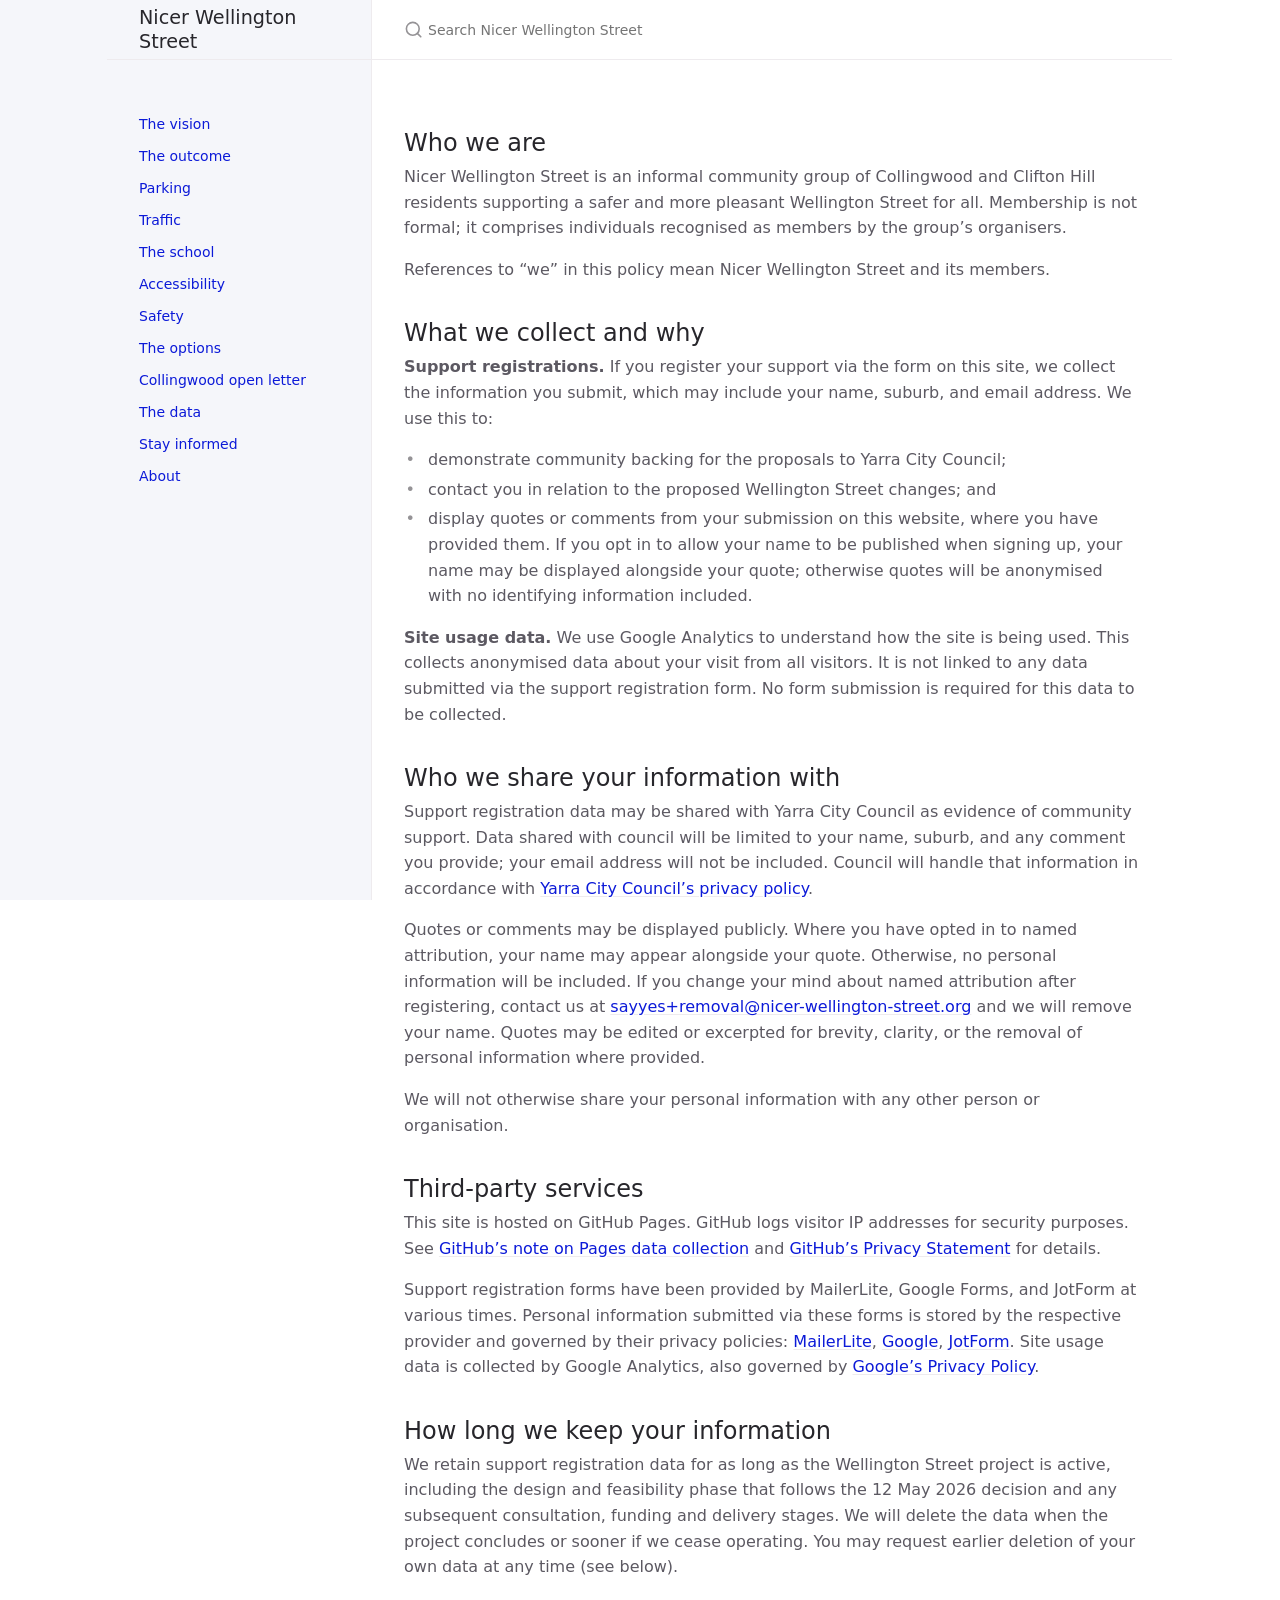
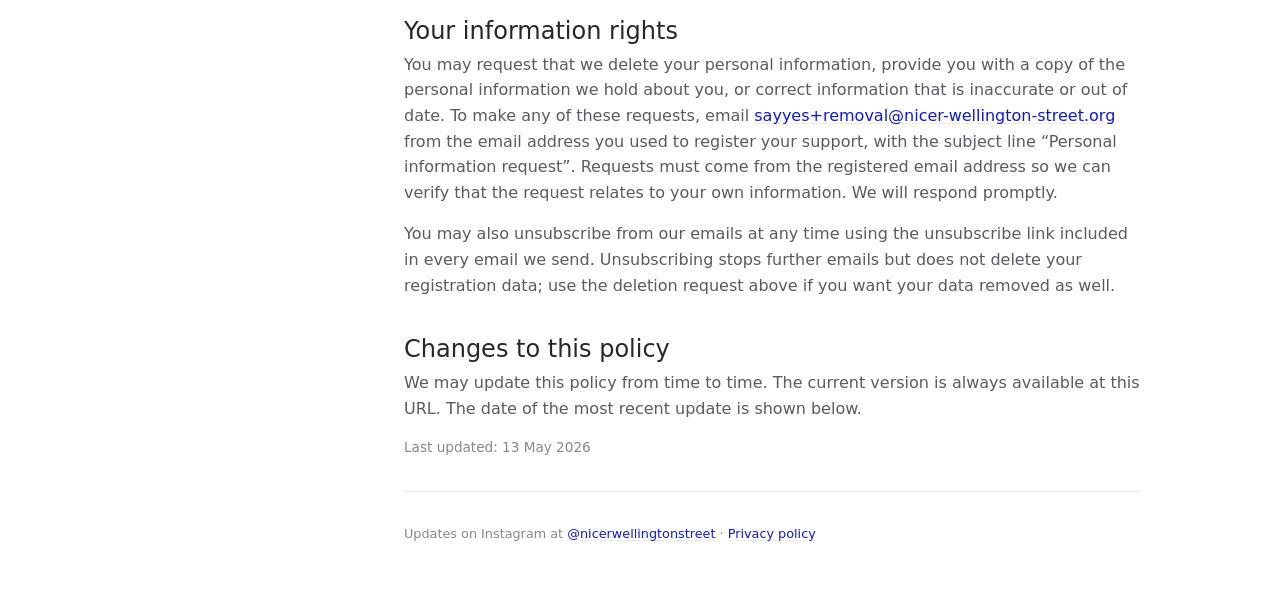
<file: privacy/index.html>
<!DOCTYPE html> <html lang="en-US"> <head> <meta charset="UTF-8"> <meta http-equiv="X-UA-Compatible" content="IE=Edge"> <link rel="stylesheet" href="/assets/css/just-the-docs-default.css"> <link rel="stylesheet" href="/assets/css/just-the-docs-head-nav.css" id="jtd-head-nav-stylesheet"> <style id="jtd-nav-activation"> .site-nav ul li a { background-image: none; } </style> <script async src="https://www.googletagmanager.com/gtag/js?id=G-J4YD6J9PZK"></script> <script> window.dataLayer = window.dataLayer || []; function gtag(){dataLayer.push(arguments);} gtag('js', new Date()); gtag('config', 'G-J4YD6J9PZK'); </script> <script src="/assets/js/vendor/lunr.min.js"></script> <script src="/assets/js/just-the-docs.js"></script> <meta name="viewport" content="width=device-width, initial-scale=1"> <link rel="apple-touch-icon" sizes="180x180" href="/assets/apple-touch-icon.png"> <link rel="icon" type="image/png" sizes="96x96" href="/assets/favicon-96x96.png"> <link rel="icon" type="image/png" sizes="32x32" href="/assets/favicon-32x32.png"> <link rel="icon" type="image/png" sizes="16x16" href="/assets/favicon-16x16.png"> <link rel="manifest" href="/site.webmanifest"> <title>Privacy policy - Nicer Wellington Street</title> <meta property="og:title" content="Privacy policy - Nicer Wellington Street" /> <meta property="twitter:title" content="Privacy policy - Nicer Wellington Street" /> <!-- Begin Jekyll SEO tag v2.8.0 --> <meta name="generator" content="Jekyll v3.10.0" />  <meta property="og:locale" content="en_AU" /> <meta name="description" content="What Yarra Council’s Wellington Street proposals mean for Collingwood and Clifton Hill: parking, school safety, traffic, and street design." /> <meta property="og:description" content="What Yarra Council’s Wellington Street proposals mean for Collingwood and Clifton Hill: parking, school safety, traffic, and street design." /> <link rel="canonical" href="https://www.nicer-wellington-street.org/privacy/" /> <meta property="og:url" content="https://www.nicer-wellington-street.org/privacy/" /> <meta property="og:site_name" content="Nicer Wellington Street" /> <meta property="og:image" content="https://www.nicer-wellington-street.org/assets/images/og-image.jpg" /> <meta property="og:image:height" content="630" /> <meta property="og:image:width" content="1200" /> <meta property="og:type" content="website" /> <meta name="twitter:card" content="summary_large_image" /> <meta property="twitter:image" content="https://www.nicer-wellington-street.org/assets/images/og-image.jpg" />  <script type="application/ld+json"> {"@context":"https://schema.org","@type":"WebPage","description":"What Yarra Council’s Wellington Street proposals mean for Collingwood and Clifton Hill: parking, school safety, traffic, and street design.","headline":"Privacy policy","image":{"width":1200,"height":630,"url":"https://www.nicer-wellington-street.org/assets/images/og-image.jpg","@type":"imageObject"},"url":"https://www.nicer-wellington-street.org/privacy/"}</script> <!-- End Jekyll SEO tag --> <style> /* just-the-docs sets 0.875rem (14px) on mobile; override to 16px for readability */ html { font-size: 1rem !important; } header .site-footer { display: none !important; } a { color: #0c1ad8; } a:visited { color: #0813c5; } a:hover { color: #0813c5; } .register-cta { background-color: #fbd016; border-left: 4px solid #0c1ad8; border-radius: 0 4px 4px 0; padding: 0.8em 1.25em; margin: 1.75em 0; } .register-cta p { margin: 0.4em 0; } .register-cta p:last-child { margin-top: 0.75em; margin-bottom: 0; } .register-cta strong { color: #0c1ad8; } .register-cta-instagram { font-size: 0.9em; } .btn-primary, .btn-primary:active, .btn-primary.selected { color: #0c1ad8 !important; background-color: #fbd016 !important; background-image: none !important; box-shadow: 0 1px 3px rgba(0,0,0,0.25), 0 4px 10px rgba(0,0,0,0.12); } .btn-primary:hover, .btn-primary.zeroclipboard-is-hover { color: #0c1ad8 !important; background-color: #e8c000 !important; background-image: none !important; } .register-cta .btn-primary, .register-cta .btn-primary:active, .register-cta .btn-primary.selected { color: #fff !important; background-color: #0c1ad8 !important; } .register-cta .btn-primary:hover, .register-cta .btn-primary.zeroclipboard-is-hover { color: #fff !important; background-color: #0813c5 !important; } .aux-nav-list-item a.site-button { height: auto !important; align-self: center; background-color: #fbd016 !important; background-image: none !important; color: #0c1ad8 !important; padding: 0.5em 1em !important; border-radius: 0 0 4px 4px; font-weight: 700; white-space: nowrap; box-shadow: 0 1px 3px rgba(0,0,0,0.25), 0 4px 10px rgba(0,0,0,0.12); } .aux-nav-list-item a.site-button:hover { background-color: #e8c000 !important; background-image: none !important; color: #0c1ad8 !important; text-decoration: none !important; } .key-points { margin: 1.25em 0; } .key-points li { padding: 0.25em 0; font-size: 1.05em; font-weight: 600; list-style-type: none; } .key-points li::before { content: "" !important; display: none !important; } .key-points li::marker { content: "\2714\0020"; color: #0c1ad8; } @media (min-width: 50rem) { .aux-nav { padding-right: 2rem !important; } } .voices { margin: 1.75em 0; } .voices h3 { font-size: 1em; font-weight: 600; color: #555; margin: 0 0 0.75em 0; text-transform: uppercase; letter-spacing: 0.04em; } .voice { margin: 0 0 1em 0; border-left: 3px solid #ddd; padding: 0.5em 0.85em; font-style: italic; } .voice p { margin: 0 0 0.4em 0; } .voice p:last-of-type { margin-bottom: 0; } .voice footer { margin-top: 0.5em; font-style: normal; } .voice cite { font-size: 0.85em; color: #888; } .voice cite::before { content: "— "; } .call-qrs { display: none; } @media (min-width: 50rem) { .call-qrs { display: block; margin: 1em 0 1.5em 0; } .call-qrs p { font-size: 0.85em; color: #555; margin: 0 0 0.6em 0; } .call-qrs-images { display: flex; flex-wrap: wrap; gap: 1.5em; } .call-qr-item { display: flex; flex-direction: column; } .call-qr-item p { font-size: 0.85em; color: #333; margin: 0 0 0.35em 0; line-height: 1.3; } .call-qrs-images img { width: 160px; height: auto; display: block; } } .support-split { display: flex; flex-direction: column-reverse; gap: 1.5em; margin: 1.5em 0; } .support-split-content p { margin: 0 0 0.75em 0; } .support-split-content p:last-child { margin-bottom: 0; } .support-split-instagram { font-size: 0.9em; color: #555; margin: 0.75em 0 0 0; text-align: center; } @media (min-width: 50rem) { .support-split { flex-direction: row; align-items: flex-start; } .support-split-form { flex: 0 0 340px; } .support-split-content { flex: 1; } } .ml-form-embedContent h4 { font-size: 30px !important; } .site-title { font-size: 1.2rem !important; } </style> <!-- Meta Pixel Code --> <script> !function(f,b,e,v,n,t,s) {if(f.fbq)return;n=f.fbq=function(){n.callMethod? n.callMethod.apply(n,arguments):n.queue.push(arguments)}; if(!f._fbq)f._fbq=n;n.push=n;n.loaded=!0;n.version='2.0'; n.queue=[];t=b.createElement(e);t.async=!0; t.src=v;s=b.getElementsByTagName(e)[0]; s.parentNode.insertBefore(t,s)}(window, document,'script', 'https://connect.facebook.net/en_US/fbevents.js'); fbq('init', '1318304476833039'); fbq('track', 'PageView'); </script> <noscript><img height="1" width="1" style="display:none" src="https://www.facebook.com/tr?id=1318304476833039&ev=PageView&noscript=1" /></noscript> <!-- End Meta Pixel Code --> <!-- MailerLite Universal --> <script> (function(w,d,e,u,f,l,n){w[f]=w[f]||function(){(w[f].q=w[f].q||[]) .push(arguments);},l=d.createElement(e),l.async=1,l.src=u, n=d.getElementsByTagName(e)[0],n.parentNode.insertBefore(l,n);}) (window,document,'script','https://assets.mailerlite.com/js/universal.js','ml'); window.__mlStub = window.ml; ml('account', '2239240'); </script> <!-- End MailerLite Universal --> <style> .ml-load-banner { position: fixed; top: 0; left: 0; right: 0; z-index: 10000; background-color: #f9f9f9; border-left: 4px solid #0c1ad8; box-shadow: 0 2px 6px rgba(0, 0, 0, 0.12); padding: 0.75em 1em; display: flex; align-items: center; gap: 0.75em; font-size: 0.95rem; line-height: 1.35; } .ml-load-banner-text { flex: 1; color: #222; } .ml-load-banner-text strong { color: #0c1ad8; } .ml-load-banner-copy { flex: 0 0 auto; background-color: #fbd016; color: #0c1ad8; border: none; border-radius: 3px; padding: 0.4em 0.85em; font-weight: 700; font-size: 0.9rem; cursor: pointer; box-shadow: 0 1px 3px rgba(0, 0, 0, 0.2); } .ml-load-banner-copy:hover { background-color: #e8c000; } .ml-load-banner-dismiss { flex: 0 0 auto; background: transparent; border: none; color: #555; font-size: 1.4rem; line-height: 1; padding: 0 0.25em; cursor: pointer; } .ml-load-banner-dismiss:hover { color: #000; } @media (max-width: 30rem) { .ml-load-banner { font-size: 0.88rem; padding: 0.6em 0.75em; gap: 0.5em; } } </style> <template id="ml-load-banner-template"> <div class="ml-load-banner" role="status"> <div class="ml-load-banner-text"> <strong>Our signup form didn't load.</strong> This is usually caused by a VPN, Instagram's browser, or an ad blocker. </div> <button type="button" class="ml-load-banner-copy" aria-live="polite">Copy link</button> <button type="button" class="ml-load-banner-dismiss" aria-label="Dismiss">&times;</button> </div> </template> <script> (function () { var DISMISS_KEY = 'mlBannerDismissed'; var TIMEOUT_MS = 3000; function alreadyDismissed() { try { return window.sessionStorage.getItem(DISMISS_KEY) === '1'; } catch (e) { return false; } } function markDismissed() { try { window.sessionStorage.setItem(DISMISS_KEY, '1'); } catch (e) { /* sessionStorage unavailable; dismissal won't persist, which is acceptable. */ } } function mlFailedToLoad() { /* If we never got a chance to stash the stub, treat as not-failed. */ if (typeof window.__mlStub !== 'function') return false; return window.ml === window.__mlStub; } function showBanner() { if (alreadyDismissed()) return; var tpl = document.getElementById('ml-load-banner-template'); if (!tpl) return; var node = tpl.content.firstElementChild.cloneNode(true); var copyBtn = node.querySelector('.ml-load-banner-copy'); copyBtn.addEventListener('click', function () { var url = window.location.href; var showCopied = function () { copyBtn.textContent = 'Copied'; setTimeout(function () { copyBtn.textContent = 'Copy link'; }, 2000); }; var showFailed = function () { copyBtn.textContent = 'Press & hold to copy'; setTimeout(function () { copyBtn.textContent = 'Copy link'; }, 3000); }; if (navigator.clipboard && navigator.clipboard.writeText) { navigator.clipboard.writeText(url).then(showCopied, showFailed); } else { showFailed(); } }); var dismissBtn = node.querySelector('.ml-load-banner-dismiss'); dismissBtn.addEventListener('click', function () { markDismissed(); if (node.parentNode) node.parentNode.removeChild(node); }); document.body.appendChild(node); } function check() { if (mlFailedToLoad()) showBanner(); } if (document.readyState === 'complete') { setTimeout(check, TIMEOUT_MS); } else { window.addEventListener('load', function () { setTimeout(check, TIMEOUT_MS); }); } })(); </script> </head> <body> <a class="skip-to-main" href="#main-content">Skip to main content</a> <svg xmlns="http://www.w3.org/2000/svg" class="d-none"> <symbol id="svg-link" viewBox="0 0 24 24"> <title>Link</title> <svg xmlns="http://www.w3.org/2000/svg" width="24" height="24" viewBox="0 0 24 24" fill="none" stroke="currentColor" stroke-width="2" stroke-linecap="round" stroke-linejoin="round" class="feather feather-link"> <path d="M10 13a5 5 0 0 0 7.54.54l3-3a5 5 0 0 0-7.07-7.07l-1.72 1.71"></path><path d="M14 11a5 5 0 0 0-7.54-.54l-3 3a5 5 0 0 0 7.07 7.07l1.71-1.71"></path> </svg> </symbol> <symbol id="svg-menu" viewBox="0 0 24 24"> <title>Menu</title> <svg xmlns="http://www.w3.org/2000/svg" width="24" height="24" viewBox="0 0 24 24" fill="none" stroke="currentColor" stroke-width="2" stroke-linecap="round" stroke-linejoin="round" class="feather feather-menu"> <line x1="3" y1="12" x2="21" y2="12"></line><line x1="3" y1="6" x2="21" y2="6"></line><line x1="3" y1="18" x2="21" y2="18"></line> </svg> </symbol> <symbol id="svg-arrow-right" viewBox="0 0 24 24"> <title>Expand</title> <svg xmlns="http://www.w3.org/2000/svg" width="24" height="24" viewBox="0 0 24 24" fill="none" stroke="currentColor" stroke-width="2" stroke-linecap="round" stroke-linejoin="round" class="feather feather-chevron-right"> <polyline points="9 18 15 12 9 6"></polyline> </svg> </symbol> <!-- Feather. MIT License: https://github.com/feathericons/feather/blob/master/LICENSE --> <symbol id="svg-external-link" width="24" height="24" viewBox="0 0 24 24" fill="none" stroke="currentColor" stroke-width="2" stroke-linecap="round" stroke-linejoin="round" class="feather feather-external-link"> <title id="svg-external-link-title">(external link)</title> <path d="M18 13v6a2 2 0 0 1-2 2H5a2 2 0 0 1-2-2V8a2 2 0 0 1 2-2h6"></path><polyline points="15 3 21 3 21 9"></polyline><line x1="10" y1="14" x2="21" y2="3"></line> </symbol> <symbol id="svg-doc" viewBox="0 0 24 24"> <title>Document</title> <svg xmlns="http://www.w3.org/2000/svg" width="24" height="24" viewBox="0 0 24 24" fill="none" stroke="currentColor" stroke-width="2" stroke-linecap="round" stroke-linejoin="round" class="feather feather-file"> <path d="M13 2H6a2 2 0 0 0-2 2v16a2 2 0 0 0 2 2h12a2 2 0 0 0 2-2V9z"></path><polyline points="13 2 13 9 20 9"></polyline> </svg> </symbol> <symbol id="svg-search" viewBox="0 0 24 24"> <title>Search</title> <svg xmlns="http://www.w3.org/2000/svg" width="24" height="24" viewBox="0 0 24 24" fill="none" stroke="currentColor" stroke-width="2" stroke-linecap="round" stroke-linejoin="round" class="feather feather-search"> <circle cx="11" cy="11" r="8"></circle><line x1="21" y1="21" x2="16.65" y2="16.65"></line> </svg> </symbol> <!-- Bootstrap Icons. MIT License: https://github.com/twbs/icons/blob/main/LICENSE.md --> <symbol id="svg-copy" viewBox="0 0 16 16"> <title>Copy</title> <svg xmlns="http://www.w3.org/2000/svg" width="16" height="16" fill="currentColor" class="bi bi-clipboard" viewBox="0 0 16 16"> <path d="M4 1.5H3a2 2 0 0 0-2 2V14a2 2 0 0 0 2 2h10a2 2 0 0 0 2-2V3.5a2 2 0 0 0-2-2h-1v1h1a1 1 0 0 1 1 1V14a1 1 0 0 1-1 1H3a1 1 0 0 1-1-1V3.5a1 1 0 0 1 1-1h1v-1z"/> <path d="M9.5 1a.5.5 0 0 1 .5.5v1a.5.5 0 0 1-.5.5h-3a.5.5 0 0 1-.5-.5v-1a.5.5 0 0 1 .5-.5h3zm-3-1A1.5 1.5 0 0 0 5 1.5v1A1.5 1.5 0 0 0 6.5 4h3A1.5 1.5 0 0 0 11 2.5v-1A1.5 1.5 0 0 0 9.5 0h-3z"/> </svg> </symbol> <symbol id="svg-copied" viewBox="0 0 16 16"> <title>Copied</title> <svg xmlns="http://www.w3.org/2000/svg" width="16" height="16" fill="currentColor" class="bi bi-clipboard-check-fill" viewBox="0 0 16 16"> <path d="M6.5 0A1.5 1.5 0 0 0 5 1.5v1A1.5 1.5 0 0 0 6.5 4h3A1.5 1.5 0 0 0 11 2.5v-1A1.5 1.5 0 0 0 9.5 0h-3Zm3 1a.5.5 0 0 1 .5.5v1a.5.5 0 0 1-.5.5h-3a.5.5 0 0 1-.5-.5v-1a.5.5 0 0 1 .5-.5h3Z"/> <path d="M4 1.5H3a2 2 0 0 0-2 2V14a2 2 0 0 0 2 2h10a2 2 0 0 0 2-2V3.5a2 2 0 0 0-2-2h-1v1A2.5 2.5 0 0 1 9.5 5h-3A2.5 2.5 0 0 1 4 2.5v-1Zm6.854 7.354-3 3a.5.5 0 0 1-.708 0l-1.5-1.5a.5.5 0 0 1 .708-.708L7.5 10.793l2.646-2.647a.5.5 0 0 1 .708.708Z"/> </svg> </symbol> </svg> <header class="side-bar"> <div class="site-header"> <a href="/" class="site-title lh-tight"> Nicer Wellington Street </a> <button id="menu-button" class="site-button btn-reset" aria-label="Menu" aria-expanded="false"> <svg viewBox="0 0 24 24" class="icon" aria-hidden="true"><use xlink:href="#svg-menu"></use></svg> </button> </div> <nav aria-label="Main" id="site-nav" class="site-nav"> <ul class="nav-list"><li class="nav-list-item"><a href="/" class="nav-list-link">The vision</a></li><li class="nav-list-item"><a href="/decision/" class="nav-list-link">The outcome</a></li><li class="nav-list-item"><a href="/parking/" class="nav-list-link">Parking</a></li><li class="nav-list-item"><a href="/traffic/" class="nav-list-link">Traffic</a></li><li class="nav-list-item"><a href="/school/" class="nav-list-link">The school</a></li><li class="nav-list-item"><a href="/access/" class="nav-list-link">Accessibility</a></li><li class="nav-list-item"><a href="/safety/" class="nav-list-link">Safety</a></li><li class="nav-list-item"><a href="/options/" class="nav-list-link">The options</a></li><li class="nav-list-item"><a href="/collingwood/" class="nav-list-link">Collingwood open letter</a></li><li class="nav-list-item"><a href="/data/" class="nav-list-link">The data</a></li><li class="nav-list-item"><a href="/action/" class="nav-list-link">Stay informed</a></li><li class="nav-list-item"><a href="/about/" class="nav-list-link">About</a></li></ul> </nav> <div class="d-md-block d-none site-footer"> This site uses <a href="https://github.com/just-the-docs/just-the-docs">Just the Docs</a>, a documentation theme for Jekyll. </div> </header> <div class="main" id="top"> <div id="main-header" class="main-header"> <div class="search" role="search"> <div class="search-input-wrap"> <input type="text" id="search-input" class="search-input" tabindex="0" placeholder="Search Nicer Wellington Street" autocomplete="off"> <label for="search-input" class="search-label"> <span class="sr-only">Search Nicer Wellington Street</span> <svg viewBox="0 0 24 24" class="search-icon" aria-hidden="true"><use xlink:href="#svg-search"></use></svg> </label> </div> <div id="search-results" class="search-results"></div> </div> </div> <div class="main-content-wrap"> <div id="main-content" class="main-content"> <main> <h2 id="who-we-are"> <a href="#who-we-are" class="anchor-heading" aria-labelledby="who-we-are"><svg viewBox="0 0 16 16" aria-hidden="true"><use xlink:href="#svg-link"></use></svg></a> Who we are </h2> <p>Nicer Wellington Street is an informal community group of Collingwood and Clifton Hill residents supporting a safer and more pleasant Wellington Street for all. Membership is not formal; it comprises individuals recognised as members by the group’s organisers.</p> <p>References to “we” in this policy mean Nicer Wellington Street and its members.</p> <h2 id="what-we-collect-and-why"> <a href="#what-we-collect-and-why" class="anchor-heading" aria-labelledby="what-we-collect-and-why"><svg viewBox="0 0 16 16" aria-hidden="true"><use xlink:href="#svg-link"></use></svg></a> What we collect and why </h2> <p><strong>Support registrations.</strong> If you register your support via the form on this site, we collect the information you submit, which may include your name, suburb, and email address. We use this to:</p> <ul> <li>demonstrate community backing for the proposals to Yarra City Council;</li> <li>contact you in relation to the proposed Wellington Street changes; and</li> <li>display quotes or comments from your submission on this website, where you have provided them. If you opt in to allow your name to be published when signing up, your name may be displayed alongside your quote; otherwise quotes will be anonymised with no identifying information included.</li> </ul> <p><strong>Site usage data.</strong> We use Google Analytics to understand how the site is being used. This collects anonymised data about your visit from all visitors. It is not linked to any data submitted via the support registration form. No form submission is required for this data to be collected.</p> <h2 id="who-we-share-your-information-with"> <a href="#who-we-share-your-information-with" class="anchor-heading" aria-labelledby="who-we-share-your-information-with"><svg viewBox="0 0 16 16" aria-hidden="true"><use xlink:href="#svg-link"></use></svg></a> Who we share your information with </h2> <p>Support registration data may be shared with Yarra City Council as evidence of community support. Data shared with council will be limited to your name, suburb, and any comment you provide; your email address will not be included. Council will handle that information in accordance with <a href="https://www.yarracity.vic.gov.au/about-us/council-mayor-and-councillors/governance/privacy-policy">Yarra City Council’s privacy policy</a>.</p> <p>Quotes or comments may be displayed publicly. Where you have opted in to named attribution, your name may appear alongside your quote. Otherwise, no personal information will be included. If you change your mind about named attribution after registering, contact us at <a href="mailto:sayyes+removal@nicer-wellington-street.org?subject=Named+attribution+request">sayyes+removal@nicer-wellington-street.org</a> and we will remove your name. Quotes may be edited or excerpted for brevity, clarity, or the removal of personal information where provided.</p> <p>We will not otherwise share your personal information with any other person or organisation.</p> <h2 id="third-party-services"> <a href="#third-party-services" class="anchor-heading" aria-labelledby="third-party-services"><svg viewBox="0 0 16 16" aria-hidden="true"><use xlink:href="#svg-link"></use></svg></a> Third-party services </h2> <p>This site is hosted on GitHub Pages. GitHub logs visitor IP addresses for security purposes. See <a href="https://docs.github.com/en/pages/getting-started-with-github-pages/what-is-github-pages">GitHub’s note on Pages data collection</a> and <a href="https://docs.github.com/en/site-policy/privacy-policies/github-general-privacy-statement">GitHub’s Privacy Statement</a> for details.</p> <p>Support registration forms have been provided by MailerLite, Google Forms, and JotForm at various times. Personal information submitted via these forms is stored by the respective provider and governed by their privacy policies: <a href="https://www.mailerlite.com/legal/privacy-policy">MailerLite</a>, <a href="https://policies.google.com/privacy">Google</a>, <a href="https://www.jotform.com/privacy/">JotForm</a>. Site usage data is collected by Google Analytics, also governed by <a href="https://policies.google.com/privacy">Google’s Privacy Policy</a>.</p> <h2 id="how-long-we-keep-your-information"> <a href="#how-long-we-keep-your-information" class="anchor-heading" aria-labelledby="how-long-we-keep-your-information"><svg viewBox="0 0 16 16" aria-hidden="true"><use xlink:href="#svg-link"></use></svg></a> How long we keep your information </h2> <p>We retain support registration data for as long as the Wellington Street project is active, including the design and feasibility phase that follows the 12 May 2026 decision and any subsequent consultation, funding and delivery stages. We will delete the data when the project concludes or sooner if we cease operating. You may request earlier deletion of your own data at any time (see below).</p> <h2 id="your-information-rights"> <a href="#your-information-rights" class="anchor-heading" aria-labelledby="your-information-rights"><svg viewBox="0 0 16 16" aria-hidden="true"><use xlink:href="#svg-link"></use></svg></a> Your information rights </h2> <p>You may request that we delete your personal information, provide you with a copy of the personal information we hold about you, or correct information that is inaccurate or out of date. To make any of these requests, email <a href="mailto:sayyes+removal@nicer-wellington-street.org?subject=Personal%20information%20request">sayyes+removal@nicer-wellington-street.org</a> from the email address you used to register your support, with the subject line “Personal information request”. Requests must come from the registered email address so we can verify that the request relates to your own information. We will respond promptly.</p> <p>You may also unsubscribe from our emails at any time using the unsubscribe link included in every email we send. Unsubscribing stops further emails but does not delete your registration data; use the deletion request above if you want your data removed as well.</p> <h2 id="changes-to-this-policy"> <a href="#changes-to-this-policy" class="anchor-heading" aria-labelledby="changes-to-this-policy"><svg viewBox="0 0 16 16" aria-hidden="true"><use xlink:href="#svg-link"></use></svg></a> Changes to this policy </h2> <p>We may update this policy from time to time. The current version is always available at this URL. The date of the most recent update is shown below.</p> <p style="color: #888; font-size: 0.85em; margin-bottom: 1.5em;">Last updated: 13 May 2026</p> </main> <hr> <footer> <p style="font-size: 0.8em; color: #888; margin-top: 1.5em;">Updates on Instagram at <a href="https://www.instagram.com/nicerwellingtonstreet">@nicerwellingtonstreet</a> &middot; <a href="/privacy/">Privacy policy</a></p> <script> document.addEventListener('DOMContentLoaded', function () { document.querySelectorAll('a[href^="http"]').forEach(function (link) { if (link.hostname !== window.location.hostname) { link.setAttribute('target', '_blank'); link.setAttribute('rel', 'noopener noreferrer'); } }); }); </script> <div class="d-md-none mt-4 fs-2"> This site uses <a href="https://github.com/just-the-docs/just-the-docs">Just the Docs</a>, a documentation theme for Jekyll. </div> </footer> </div> </div> <div class="search-overlay"></div> </div> </body> </html>
</file>
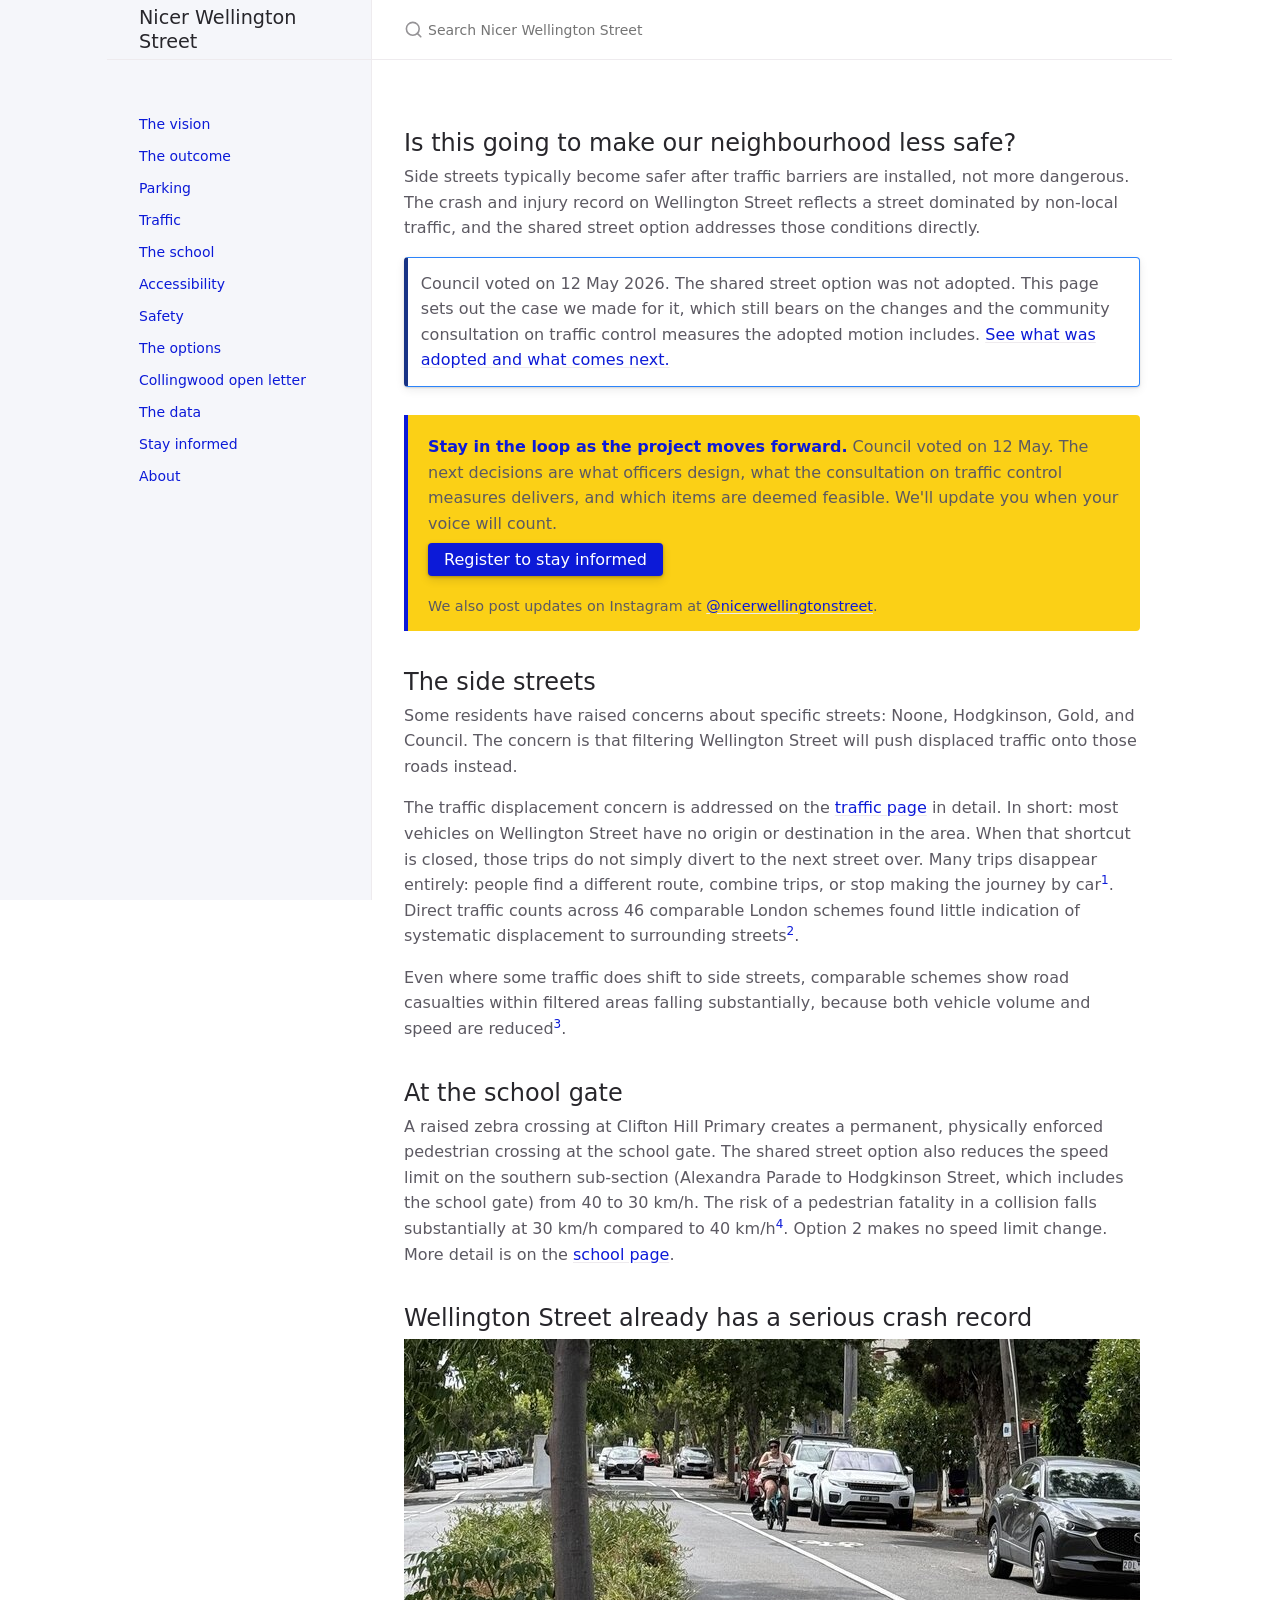
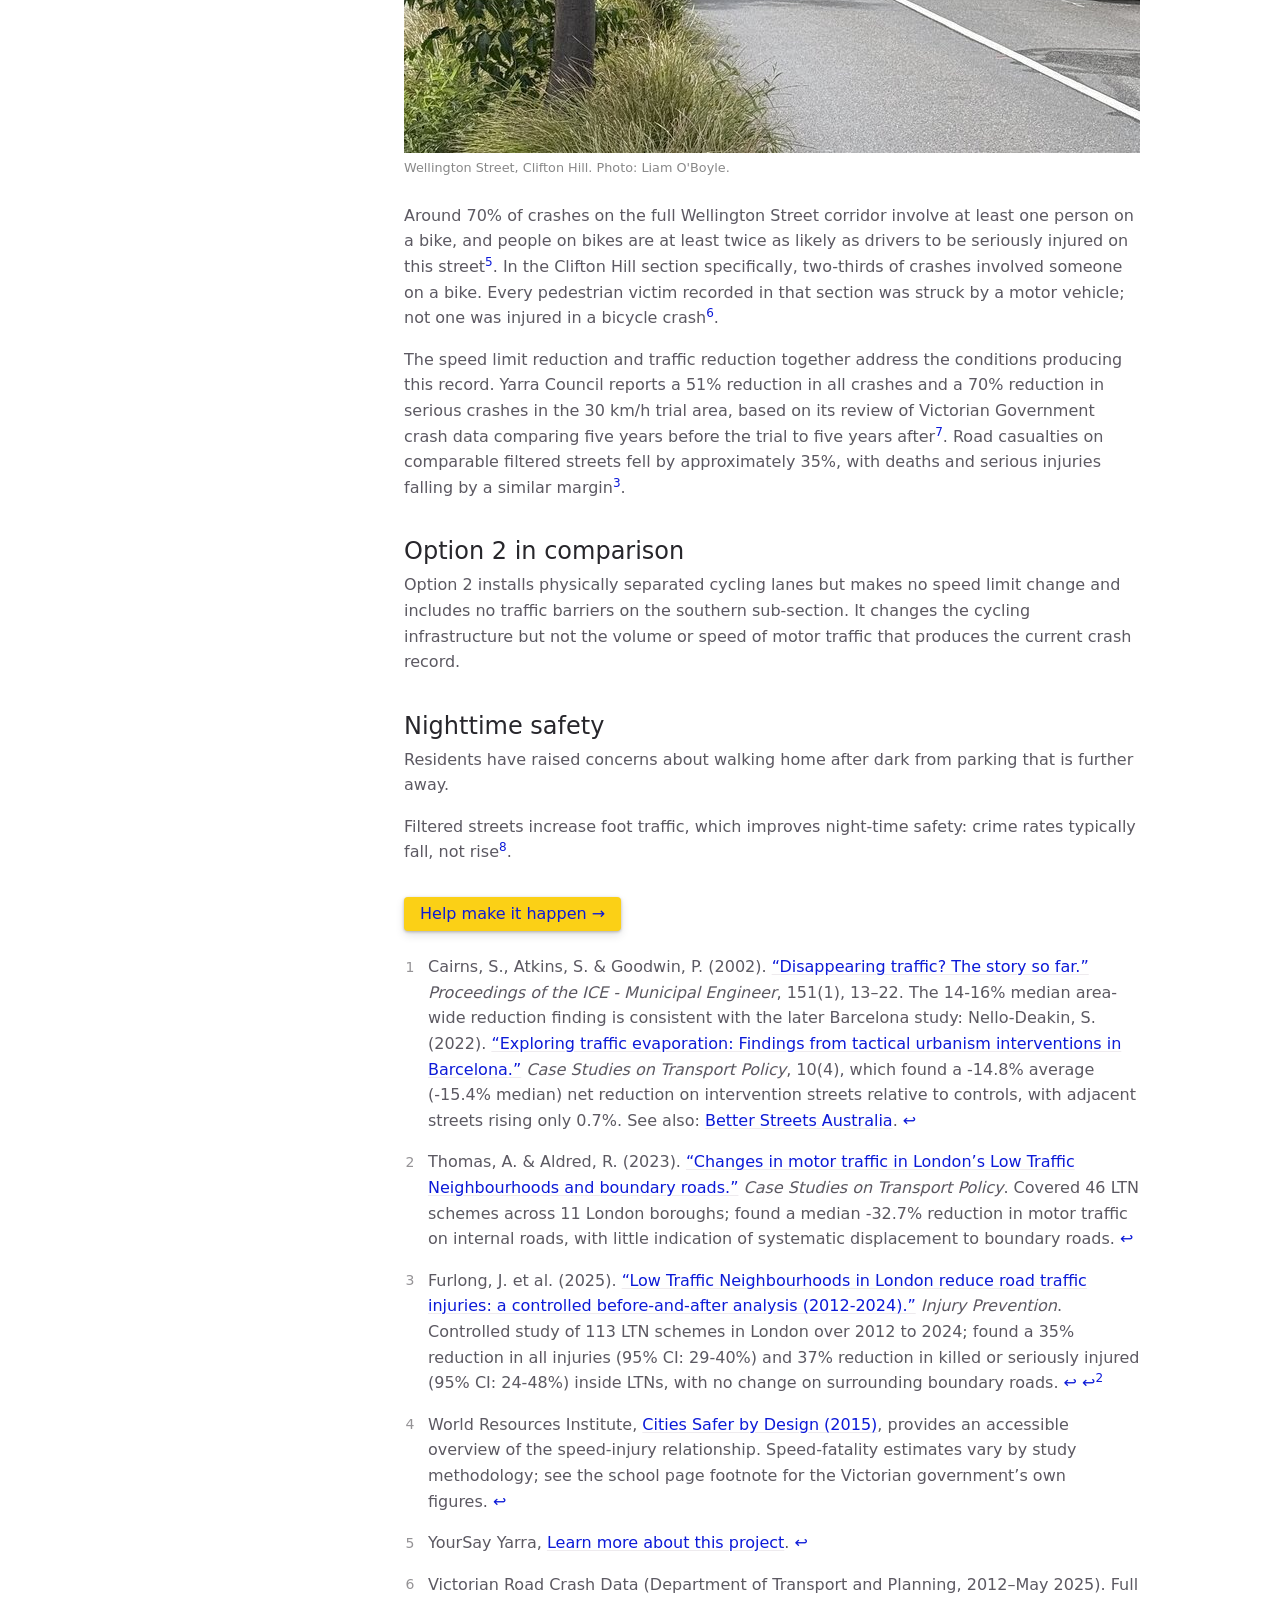
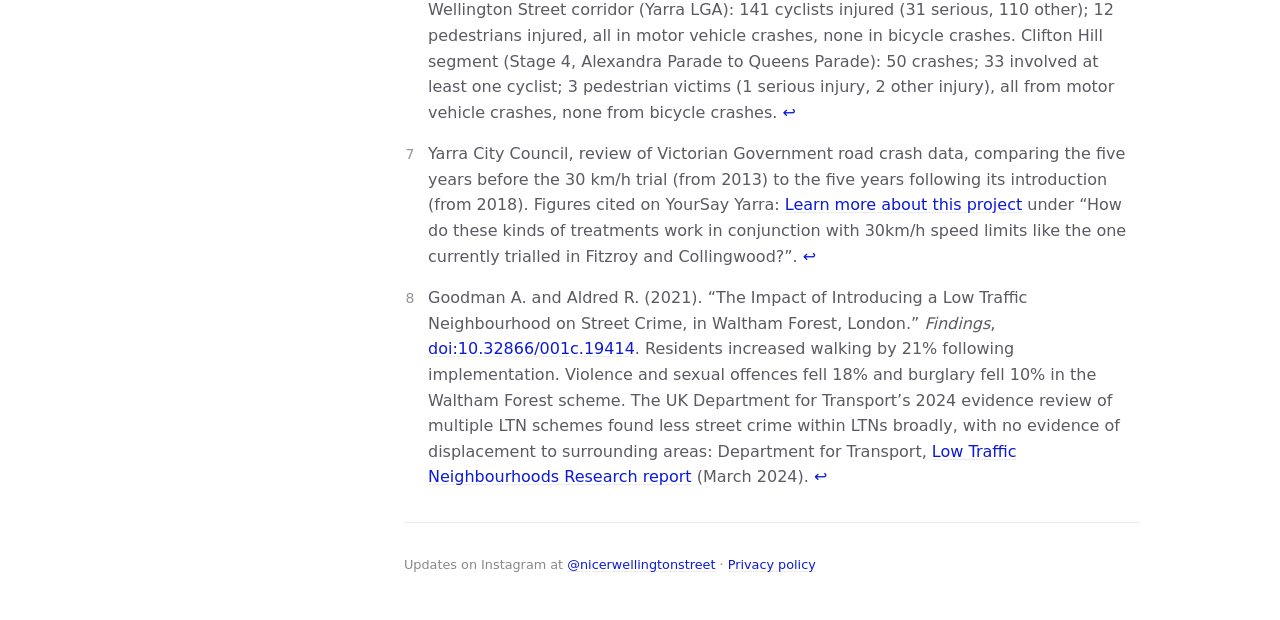
<file: safety/index.html>
<!DOCTYPE html> <html lang="en-US"> <head> <meta charset="UTF-8"> <meta http-equiv="X-UA-Compatible" content="IE=Edge"> <link rel="stylesheet" href="/assets/css/just-the-docs-default.css"> <link rel="stylesheet" href="/assets/css/just-the-docs-head-nav.css" id="jtd-head-nav-stylesheet"> <style id="jtd-nav-activation"> .site-nav > ul.nav-list:first-child > li:not(:nth-child(7)) > a, .site-nav > ul.nav-list:first-child > li > ul > li a { background-image: none; } .site-nav > ul.nav-list:not(:first-child) a, .site-nav li.external a { background-image: none; } .site-nav > ul.nav-list:first-child > li:nth-child(7) > a { font-weight: 600; text-decoration: none; }.site-nav > ul.nav-list:first-child > li:nth-child(7) > button svg { transform: rotate(-90deg); }.site-nav > ul.nav-list:first-child > li.nav-list-item:nth-child(7) > ul.nav-list { display: block; } </style> <script async src="https://www.googletagmanager.com/gtag/js?id=G-J4YD6J9PZK"></script> <script> window.dataLayer = window.dataLayer || []; function gtag(){dataLayer.push(arguments);} gtag('js', new Date()); gtag('config', 'G-J4YD6J9PZK'); </script> <script src="/assets/js/vendor/lunr.min.js"></script> <script src="/assets/js/just-the-docs.js"></script> <meta name="viewport" content="width=device-width, initial-scale=1"> <link rel="apple-touch-icon" sizes="180x180" href="/assets/apple-touch-icon.png"> <link rel="icon" type="image/png" sizes="96x96" href="/assets/favicon-96x96.png"> <link rel="icon" type="image/png" sizes="32x32" href="/assets/favicon-32x32.png"> <link rel="icon" type="image/png" sizes="16x16" href="/assets/favicon-16x16.png"> <link rel="manifest" href="/site.webmanifest"> <title>Safety - Nicer Wellington Street</title> <meta property="og:title" content="Safety - Nicer Wellington Street" /> <meta property="twitter:title" content="Safety - Nicer Wellington Street" /> <!-- Begin Jekyll SEO tag v2.8.0 --> <meta name="generator" content="Jekyll v3.10.0" />  <meta property="og:locale" content="en_AU" /> <meta name="description" content="The proposals will make the neighbourhood safer. Side streets typically become safer after traffic barriers are installed, and the crash and injury record on Wellington Street reflects a street dominated by non-local traffic." /> <meta property="og:description" content="The proposals will make the neighbourhood safer. Side streets typically become safer after traffic barriers are installed, and the crash and injury record on Wellington Street reflects a street dominated by non-local traffic." /> <link rel="canonical" href="https://www.nicer-wellington-street.org/safety/" /> <meta property="og:url" content="https://www.nicer-wellington-street.org/safety/" /> <meta property="og:site_name" content="Nicer Wellington Street" /> <meta property="og:image" content="https://www.nicer-wellington-street.org/assets/images/family-ebike-wellington-og.jpg" /> <meta property="og:image:height" content="630" /> <meta property="og:image:width" content="1200" /> <meta property="og:type" content="website" /> <meta name="twitter:card" content="summary_large_image" /> <meta property="twitter:image" content="https://www.nicer-wellington-street.org/assets/images/family-ebike-wellington-og.jpg" />  <script type="application/ld+json"> {"@context":"https://schema.org","@type":"WebPage","description":"The proposals will make the neighbourhood safer. Side streets typically become safer after traffic barriers are installed, and the crash and injury record on Wellington Street reflects a street dominated by non-local traffic.","headline":"Safety","image":{"width":1200,"height":630,"url":"https://www.nicer-wellington-street.org/assets/images/family-ebike-wellington-og.jpg","@type":"imageObject"},"url":"https://www.nicer-wellington-street.org/safety/"}</script> <!-- End Jekyll SEO tag --> <style> /* just-the-docs sets 0.875rem (14px) on mobile; override to 16px for readability */ html { font-size: 1rem !important; } header .site-footer { display: none !important; } a { color: #0c1ad8; } a:visited { color: #0813c5; } a:hover { color: #0813c5; } .register-cta { background-color: #fbd016; border-left: 4px solid #0c1ad8; border-radius: 0 4px 4px 0; padding: 0.8em 1.25em; margin: 1.75em 0; } .register-cta p { margin: 0.4em 0; } .register-cta p:last-child { margin-top: 0.75em; margin-bottom: 0; } .register-cta strong { color: #0c1ad8; } .register-cta-instagram { font-size: 0.9em; } .btn-primary, .btn-primary:active, .btn-primary.selected { color: #0c1ad8 !important; background-color: #fbd016 !important; background-image: none !important; box-shadow: 0 1px 3px rgba(0,0,0,0.25), 0 4px 10px rgba(0,0,0,0.12); } .btn-primary:hover, .btn-primary.zeroclipboard-is-hover { color: #0c1ad8 !important; background-color: #e8c000 !important; background-image: none !important; } .register-cta .btn-primary, .register-cta .btn-primary:active, .register-cta .btn-primary.selected { color: #fff !important; background-color: #0c1ad8 !important; } .register-cta .btn-primary:hover, .register-cta .btn-primary.zeroclipboard-is-hover { color: #fff !important; background-color: #0813c5 !important; } .aux-nav-list-item a.site-button { height: auto !important; align-self: center; background-color: #fbd016 !important; background-image: none !important; color: #0c1ad8 !important; padding: 0.5em 1em !important; border-radius: 0 0 4px 4px; font-weight: 700; white-space: nowrap; box-shadow: 0 1px 3px rgba(0,0,0,0.25), 0 4px 10px rgba(0,0,0,0.12); } .aux-nav-list-item a.site-button:hover { background-color: #e8c000 !important; background-image: none !important; color: #0c1ad8 !important; text-decoration: none !important; } .key-points { margin: 1.25em 0; } .key-points li { padding: 0.25em 0; font-size: 1.05em; font-weight: 600; list-style-type: none; } .key-points li::before { content: "" !important; display: none !important; } .key-points li::marker { content: "\2714\0020"; color: #0c1ad8; } @media (min-width: 50rem) { .aux-nav { padding-right: 2rem !important; } } .voices { margin: 1.75em 0; } .voices h3 { font-size: 1em; font-weight: 600; color: #555; margin: 0 0 0.75em 0; text-transform: uppercase; letter-spacing: 0.04em; } .voice { margin: 0 0 1em 0; border-left: 3px solid #ddd; padding: 0.5em 0.85em; font-style: italic; } .voice p { margin: 0 0 0.4em 0; } .voice p:last-of-type { margin-bottom: 0; } .voice footer { margin-top: 0.5em; font-style: normal; } .voice cite { font-size: 0.85em; color: #888; } .voice cite::before { content: "— "; } .call-qrs { display: none; } @media (min-width: 50rem) { .call-qrs { display: block; margin: 1em 0 1.5em 0; } .call-qrs p { font-size: 0.85em; color: #555; margin: 0 0 0.6em 0; } .call-qrs-images { display: flex; flex-wrap: wrap; gap: 1.5em; } .call-qr-item { display: flex; flex-direction: column; } .call-qr-item p { font-size: 0.85em; color: #333; margin: 0 0 0.35em 0; line-height: 1.3; } .call-qrs-images img { width: 160px; height: auto; display: block; } } .support-split { display: flex; flex-direction: column-reverse; gap: 1.5em; margin: 1.5em 0; } .support-split-content p { margin: 0 0 0.75em 0; } .support-split-content p:last-child { margin-bottom: 0; } .support-split-instagram { font-size: 0.9em; color: #555; margin: 0.75em 0 0 0; text-align: center; } @media (min-width: 50rem) { .support-split { flex-direction: row; align-items: flex-start; } .support-split-form { flex: 0 0 340px; } .support-split-content { flex: 1; } } .ml-form-embedContent h4 { font-size: 30px !important; } .site-title { font-size: 1.2rem !important; } </style> <!-- Meta Pixel Code --> <script> !function(f,b,e,v,n,t,s) {if(f.fbq)return;n=f.fbq=function(){n.callMethod? n.callMethod.apply(n,arguments):n.queue.push(arguments)}; if(!f._fbq)f._fbq=n;n.push=n;n.loaded=!0;n.version='2.0'; n.queue=[];t=b.createElement(e);t.async=!0; t.src=v;s=b.getElementsByTagName(e)[0]; s.parentNode.insertBefore(t,s)}(window, document,'script', 'https://connect.facebook.net/en_US/fbevents.js'); fbq('init', '1318304476833039'); fbq('track', 'PageView'); </script> <noscript><img height="1" width="1" style="display:none" src="https://www.facebook.com/tr?id=1318304476833039&ev=PageView&noscript=1" /></noscript> <!-- End Meta Pixel Code --> <!-- MailerLite Universal --> <script> (function(w,d,e,u,f,l,n){w[f]=w[f]||function(){(w[f].q=w[f].q||[]) .push(arguments);},l=d.createElement(e),l.async=1,l.src=u, n=d.getElementsByTagName(e)[0],n.parentNode.insertBefore(l,n);}) (window,document,'script','https://assets.mailerlite.com/js/universal.js','ml'); window.__mlStub = window.ml; ml('account', '2239240'); </script> <!-- End MailerLite Universal --> <style> .ml-load-banner { position: fixed; top: 0; left: 0; right: 0; z-index: 10000; background-color: #f9f9f9; border-left: 4px solid #0c1ad8; box-shadow: 0 2px 6px rgba(0, 0, 0, 0.12); padding: 0.75em 1em; display: flex; align-items: center; gap: 0.75em; font-size: 0.95rem; line-height: 1.35; } .ml-load-banner-text { flex: 1; color: #222; } .ml-load-banner-text strong { color: #0c1ad8; } .ml-load-banner-copy { flex: 0 0 auto; background-color: #fbd016; color: #0c1ad8; border: none; border-radius: 3px; padding: 0.4em 0.85em; font-weight: 700; font-size: 0.9rem; cursor: pointer; box-shadow: 0 1px 3px rgba(0, 0, 0, 0.2); } .ml-load-banner-copy:hover { background-color: #e8c000; } .ml-load-banner-dismiss { flex: 0 0 auto; background: transparent; border: none; color: #555; font-size: 1.4rem; line-height: 1; padding: 0 0.25em; cursor: pointer; } .ml-load-banner-dismiss:hover { color: #000; } @media (max-width: 30rem) { .ml-load-banner { font-size: 0.88rem; padding: 0.6em 0.75em; gap: 0.5em; } } </style> <template id="ml-load-banner-template"> <div class="ml-load-banner" role="status"> <div class="ml-load-banner-text"> <strong>Our signup form didn't load.</strong> This is usually caused by a VPN, Instagram's browser, or an ad blocker. </div> <button type="button" class="ml-load-banner-copy" aria-live="polite">Copy link</button> <button type="button" class="ml-load-banner-dismiss" aria-label="Dismiss">&times;</button> </div> </template> <script> (function () { var DISMISS_KEY = 'mlBannerDismissed'; var TIMEOUT_MS = 3000; function alreadyDismissed() { try { return window.sessionStorage.getItem(DISMISS_KEY) === '1'; } catch (e) { return false; } } function markDismissed() { try { window.sessionStorage.setItem(DISMISS_KEY, '1'); } catch (e) { /* sessionStorage unavailable; dismissal won't persist, which is acceptable. */ } } function mlFailedToLoad() { /* If we never got a chance to stash the stub, treat as not-failed. */ if (typeof window.__mlStub !== 'function') return false; return window.ml === window.__mlStub; } function showBanner() { if (alreadyDismissed()) return; var tpl = document.getElementById('ml-load-banner-template'); if (!tpl) return; var node = tpl.content.firstElementChild.cloneNode(true); var copyBtn = node.querySelector('.ml-load-banner-copy'); copyBtn.addEventListener('click', function () { var url = window.location.href; var showCopied = function () { copyBtn.textContent = 'Copied'; setTimeout(function () { copyBtn.textContent = 'Copy link'; }, 2000); }; var showFailed = function () { copyBtn.textContent = 'Press & hold to copy'; setTimeout(function () { copyBtn.textContent = 'Copy link'; }, 3000); }; if (navigator.clipboard && navigator.clipboard.writeText) { navigator.clipboard.writeText(url).then(showCopied, showFailed); } else { showFailed(); } }); var dismissBtn = node.querySelector('.ml-load-banner-dismiss'); dismissBtn.addEventListener('click', function () { markDismissed(); if (node.parentNode) node.parentNode.removeChild(node); }); document.body.appendChild(node); } function check() { if (mlFailedToLoad()) showBanner(); } if (document.readyState === 'complete') { setTimeout(check, TIMEOUT_MS); } else { window.addEventListener('load', function () { setTimeout(check, TIMEOUT_MS); }); } })(); </script> </head> <body> <a class="skip-to-main" href="#main-content">Skip to main content</a> <svg xmlns="http://www.w3.org/2000/svg" class="d-none"> <symbol id="svg-link" viewBox="0 0 24 24"> <title>Link</title> <svg xmlns="http://www.w3.org/2000/svg" width="24" height="24" viewBox="0 0 24 24" fill="none" stroke="currentColor" stroke-width="2" stroke-linecap="round" stroke-linejoin="round" class="feather feather-link"> <path d="M10 13a5 5 0 0 0 7.54.54l3-3a5 5 0 0 0-7.07-7.07l-1.72 1.71"></path><path d="M14 11a5 5 0 0 0-7.54-.54l-3 3a5 5 0 0 0 7.07 7.07l1.71-1.71"></path> </svg> </symbol> <symbol id="svg-menu" viewBox="0 0 24 24"> <title>Menu</title> <svg xmlns="http://www.w3.org/2000/svg" width="24" height="24" viewBox="0 0 24 24" fill="none" stroke="currentColor" stroke-width="2" stroke-linecap="round" stroke-linejoin="round" class="feather feather-menu"> <line x1="3" y1="12" x2="21" y2="12"></line><line x1="3" y1="6" x2="21" y2="6"></line><line x1="3" y1="18" x2="21" y2="18"></line> </svg> </symbol> <symbol id="svg-arrow-right" viewBox="0 0 24 24"> <title>Expand</title> <svg xmlns="http://www.w3.org/2000/svg" width="24" height="24" viewBox="0 0 24 24" fill="none" stroke="currentColor" stroke-width="2" stroke-linecap="round" stroke-linejoin="round" class="feather feather-chevron-right"> <polyline points="9 18 15 12 9 6"></polyline> </svg> </symbol> <!-- Feather. MIT License: https://github.com/feathericons/feather/blob/master/LICENSE --> <symbol id="svg-external-link" width="24" height="24" viewBox="0 0 24 24" fill="none" stroke="currentColor" stroke-width="2" stroke-linecap="round" stroke-linejoin="round" class="feather feather-external-link"> <title id="svg-external-link-title">(external link)</title> <path d="M18 13v6a2 2 0 0 1-2 2H5a2 2 0 0 1-2-2V8a2 2 0 0 1 2-2h6"></path><polyline points="15 3 21 3 21 9"></polyline><line x1="10" y1="14" x2="21" y2="3"></line> </symbol> <symbol id="svg-doc" viewBox="0 0 24 24"> <title>Document</title> <svg xmlns="http://www.w3.org/2000/svg" width="24" height="24" viewBox="0 0 24 24" fill="none" stroke="currentColor" stroke-width="2" stroke-linecap="round" stroke-linejoin="round" class="feather feather-file"> <path d="M13 2H6a2 2 0 0 0-2 2v16a2 2 0 0 0 2 2h12a2 2 0 0 0 2-2V9z"></path><polyline points="13 2 13 9 20 9"></polyline> </svg> </symbol> <symbol id="svg-search" viewBox="0 0 24 24"> <title>Search</title> <svg xmlns="http://www.w3.org/2000/svg" width="24" height="24" viewBox="0 0 24 24" fill="none" stroke="currentColor" stroke-width="2" stroke-linecap="round" stroke-linejoin="round" class="feather feather-search"> <circle cx="11" cy="11" r="8"></circle><line x1="21" y1="21" x2="16.65" y2="16.65"></line> </svg> </symbol> <!-- Bootstrap Icons. MIT License: https://github.com/twbs/icons/blob/main/LICENSE.md --> <symbol id="svg-copy" viewBox="0 0 16 16"> <title>Copy</title> <svg xmlns="http://www.w3.org/2000/svg" width="16" height="16" fill="currentColor" class="bi bi-clipboard" viewBox="0 0 16 16"> <path d="M4 1.5H3a2 2 0 0 0-2 2V14a2 2 0 0 0 2 2h10a2 2 0 0 0 2-2V3.5a2 2 0 0 0-2-2h-1v1h1a1 1 0 0 1 1 1V14a1 1 0 0 1-1 1H3a1 1 0 0 1-1-1V3.5a1 1 0 0 1 1-1h1v-1z"/> <path d="M9.5 1a.5.5 0 0 1 .5.5v1a.5.5 0 0 1-.5.5h-3a.5.5 0 0 1-.5-.5v-1a.5.5 0 0 1 .5-.5h3zm-3-1A1.5 1.5 0 0 0 5 1.5v1A1.5 1.5 0 0 0 6.5 4h3A1.5 1.5 0 0 0 11 2.5v-1A1.5 1.5 0 0 0 9.5 0h-3z"/> </svg> </symbol> <symbol id="svg-copied" viewBox="0 0 16 16"> <title>Copied</title> <svg xmlns="http://www.w3.org/2000/svg" width="16" height="16" fill="currentColor" class="bi bi-clipboard-check-fill" viewBox="0 0 16 16"> <path d="M6.5 0A1.5 1.5 0 0 0 5 1.5v1A1.5 1.5 0 0 0 6.5 4h3A1.5 1.5 0 0 0 11 2.5v-1A1.5 1.5 0 0 0 9.5 0h-3Zm3 1a.5.5 0 0 1 .5.5v1a.5.5 0 0 1-.5.5h-3a.5.5 0 0 1-.5-.5v-1a.5.5 0 0 1 .5-.5h3Z"/> <path d="M4 1.5H3a2 2 0 0 0-2 2V14a2 2 0 0 0 2 2h10a2 2 0 0 0 2-2V3.5a2 2 0 0 0-2-2h-1v1A2.5 2.5 0 0 1 9.5 5h-3A2.5 2.5 0 0 1 4 2.5v-1Zm6.854 7.354-3 3a.5.5 0 0 1-.708 0l-1.5-1.5a.5.5 0 0 1 .708-.708L7.5 10.793l2.646-2.647a.5.5 0 0 1 .708.708Z"/> </svg> </symbol> </svg> <header class="side-bar"> <div class="site-header"> <a href="/" class="site-title lh-tight"> Nicer Wellington Street </a> <button id="menu-button" class="site-button btn-reset" aria-label="Menu" aria-expanded="false"> <svg viewBox="0 0 24 24" class="icon" aria-hidden="true"><use xlink:href="#svg-menu"></use></svg> </button> </div> <nav aria-label="Main" id="site-nav" class="site-nav"> <ul class="nav-list"><li class="nav-list-item"><a href="/" class="nav-list-link">The vision</a></li><li class="nav-list-item"><a href="/decision/" class="nav-list-link">The outcome</a></li><li class="nav-list-item"><a href="/parking/" class="nav-list-link">Parking</a></li><li class="nav-list-item"><a href="/traffic/" class="nav-list-link">Traffic</a></li><li class="nav-list-item"><a href="/school/" class="nav-list-link">The school</a></li><li class="nav-list-item"><a href="/access/" class="nav-list-link">Accessibility</a></li><li class="nav-list-item"><a href="/safety/" class="nav-list-link">Safety</a></li><li class="nav-list-item"><a href="/options/" class="nav-list-link">The options</a></li><li class="nav-list-item"><a href="/collingwood/" class="nav-list-link">Collingwood open letter</a></li><li class="nav-list-item"><a href="/data/" class="nav-list-link">The data</a></li><li class="nav-list-item"><a href="/action/" class="nav-list-link">Stay informed</a></li><li class="nav-list-item"><a href="/about/" class="nav-list-link">About</a></li></ul> </nav> <div class="d-md-block d-none site-footer"> This site uses <a href="https://github.com/just-the-docs/just-the-docs">Just the Docs</a>, a documentation theme for Jekyll. </div> </header> <div class="main" id="top"> <div id="main-header" class="main-header"> <div class="search" role="search"> <div class="search-input-wrap"> <input type="text" id="search-input" class="search-input" tabindex="0" placeholder="Search Nicer Wellington Street" autocomplete="off"> <label for="search-input" class="search-label"> <span class="sr-only">Search Nicer Wellington Street</span> <svg viewBox="0 0 24 24" class="search-icon" aria-hidden="true"><use xlink:href="#svg-search"></use></svg> </label> </div> <div id="search-results" class="search-results"></div> </div> </div> <div class="main-content-wrap"> <div id="main-content" class="main-content"> <main> <h2 id="is-this-going-to-make-our-neighbourhood-less-safe"> <a href="#is-this-going-to-make-our-neighbourhood-less-safe" class="anchor-heading" aria-labelledby="is-this-going-to-make-our-neighbourhood-less-safe"><svg viewBox="0 0 16 16" aria-hidden="true"><use xlink:href="#svg-link"></use></svg></a> Is this going to make our neighbourhood less safe? </h2> <p>Side streets typically become safer after traffic barriers are installed, not more dangerous. The crash and injury record on Wellington Street reflects a street dominated by non-local traffic, and the shared street option addresses those conditions directly.</p> <blockquote class="context"> <p>Council voted on 12 May 2026. The shared street option was not adopted. This page sets out the case we made for it, which still bears on the changes and the community consultation on traffic control measures the adopted motion includes. <a href="/decision/">See what was adopted and what comes next.</a></p> </blockquote> <div class="register-cta"> <p><strong>Stay in the loop as the project moves forward.</strong> Council voted on 12 May. The next decisions are what officers design, what the consultation on traffic control measures delivers, and which items are deemed feasible. We'll update you when your voice will count.</p> <p><a class="ml-onclick-form btn btn-primary" href="javascript:void(0)" onclick="ml('show', 'Ug1OOV', true)">Register to stay informed</a></p> <p class="register-cta-instagram">We also post updates on Instagram at <a href="https://www.instagram.com/nicerwellingtonstreet">@nicerwellingtonstreet</a>.</p> </div> <h2 id="the-side-streets"> <a href="#the-side-streets" class="anchor-heading" aria-labelledby="the-side-streets"><svg viewBox="0 0 16 16" aria-hidden="true"><use xlink:href="#svg-link"></use></svg></a> The side streets </h2> <p>Some residents have raised concerns about specific streets: Noone, Hodgkinson, Gold, and Council. The concern is that filtering Wellington Street will push displaced traffic onto those roads instead.</p> <p>The traffic displacement concern is addressed on the <a href="/traffic/">traffic page</a> in detail. In short: most vehicles on Wellington Street have no origin or destination in the area. When that shortcut is closed, those trips do not simply divert to the next street over. Many trips disappear entirely: people find a different route, combine trips, or stop making the journey by car<sup id="fnref:evap" role="doc-noteref"><a href="#fn:evap" class="footnote" rel="footnote">1</a></sup>. Direct traffic counts across 46 comparable London schemes found little indication of systematic displacement to surrounding streets<sup id="fnref:thomas" role="doc-noteref"><a href="#fn:thomas" class="footnote" rel="footnote">2</a></sup>.</p> <p>Even where some traffic does shift to side streets, comparable schemes show road casualties within filtered areas falling substantially, because both vehicle volume and speed are reduced<sup id="fnref:ltn_safety" role="doc-noteref"><a href="#fn:ltn_safety" class="footnote" rel="footnote">3</a></sup>.</p> <h2 id="at-the-school-gate"> <a href="#at-the-school-gate" class="anchor-heading" aria-labelledby="at-the-school-gate"><svg viewBox="0 0 16 16" aria-hidden="true"><use xlink:href="#svg-link"></use></svg></a> At the school gate </h2> <p>A raised zebra crossing at Clifton Hill Primary creates a permanent, physically enforced pedestrian crossing at the school gate. The shared street option also reduces the speed limit on the southern sub-section (Alexandra Parade to Hodgkinson Street, which includes the school gate) from 40 to 30 km/h. The risk of a pedestrian fatality in a collision falls substantially at 30 km/h compared to 40 km/h<sup id="fnref:wri" role="doc-noteref"><a href="#fn:wri" class="footnote" rel="footnote">4</a></sup>. Option 2 makes no speed limit change. More detail is on the <a href="/school/">school page</a>.</p> <h2 id="wellington-street-already-has-a-serious-crash-record"> <a href="#wellington-street-already-has-a-serious-crash-record" class="anchor-heading" aria-labelledby="wellington-street-already-has-a-serious-crash-record"><svg viewBox="0 0 16 16" aria-hidden="true"><use xlink:href="#svg-link"></use></svg></a> Wellington Street already has a serious crash record </h2> <figure style="margin: 0 0 1.5em 0;"> <img src="/assets/images/family-ebike-wellington-736w.jpg" srcset="/assets/images/family-ebike-wellington-736w.jpg 736w, /assets/images/family-ebike-wellington-1472w.jpg 1472w" sizes="(max-width: 800px) 100vw, 736px" alt="A parent with a child in the front seat of a cargo e-bike rides along Wellington Street between parked cars and moving traffic, with no protected cycling lane" style="width: 100%; height: auto; display: block;" /> <figcaption style="font-size: 0.8em; color: #888; margin-top: 0.4em;">Wellington Street, Clifton Hill. Photo: Liam O'Boyle.</figcaption> </figure> <p>Around 70% of crashes on the full Wellington Street corridor involve at least one person on a bike, and people on bikes are at least twice as likely as drivers to be seriously injured on this street<sup id="fnref:ysdata" role="doc-noteref"><a href="#fn:ysdata" class="footnote" rel="footnote">5</a></sup>. In the Clifton Hill section specifically, two-thirds of crashes involved someone on a bike. Every pedestrian victim recorded in that section was struck by a motor vehicle; not one was injured in a bicycle crash<sup id="fnref:corridordata" role="doc-noteref"><a href="#fn:corridordata" class="footnote" rel="footnote">6</a></sup>.</p> <p>The speed limit reduction and traffic reduction together address the conditions producing this record. Yarra Council reports a 51% reduction in all crashes and a 70% reduction in serious crashes in the 30 km/h trial area, based on its review of Victorian Government crash data comparing five years before the trial to five years after<sup id="fnref:trial" role="doc-noteref"><a href="#fn:trial" class="footnote" rel="footnote">7</a></sup>. Road casualties on comparable filtered streets fell by approximately 35%, with deaths and serious injuries falling by a similar margin<sup id="fnref:ltn_safety:1" role="doc-noteref"><a href="#fn:ltn_safety" class="footnote" rel="footnote">3</a></sup>.</p> <h2 id="option-2-in-comparison"> <a href="#option-2-in-comparison" class="anchor-heading" aria-labelledby="option-2-in-comparison"><svg viewBox="0 0 16 16" aria-hidden="true"><use xlink:href="#svg-link"></use></svg></a> Option 2 in comparison </h2> <p>Option 2 installs physically separated cycling lanes but makes no speed limit change and includes no traffic barriers on the southern sub-section. It changes the cycling infrastructure but not the volume or speed of motor traffic that produces the current crash record.</p> <h2 id="nighttime-safety"> <a href="#nighttime-safety" class="anchor-heading" aria-labelledby="nighttime-safety"><svg viewBox="0 0 16 16" aria-hidden="true"><use xlink:href="#svg-link"></use></svg></a> Nighttime safety </h2> <p>Residents have raised concerns about walking home after dark from parking that is further away.</p> <p>Filtered streets increase foot traffic, which improves night-time safety: crime rates typically fall, not rise<sup id="fnref:walking" role="doc-noteref"><a href="#fn:walking" class="footnote" rel="footnote">8</a></sup>.</p> <p style="margin-top: 2em;"> <a href="/action/" class="btn btn-primary">Help make it happen →</a> </p> <div class="footnotes" role="doc-endnotes"> <ol> <li id="fn:evap" role="doc-endnote"> <p>Cairns, S., Atkins, S. &amp; Goodwin, P. (2002). <a href="https://nacto.org/wp-content/uploads/disappearing_traffic_cairns.pdf">“Disappearing traffic? The story so far.”</a> <em>Proceedings of the ICE - Municipal Engineer</em>, 151(1), 13–22. The 14-16% median area-wide reduction finding is consistent with the later Barcelona study: Nello-Deakin, S. (2022). <a href="https://www.sciencedirect.com/science/article/pii/S2213624X22002085">“Exploring traffic evaporation: Findings from tactical urbanism interventions in Barcelona.”</a> <em>Case Studies on Transport Policy</em>, 10(4), which found a -14.8% average (-15.4% median) net reduction on intervention streets relative to controls, with adjacent streets rising only 0.7%. See also: <a href="https://www.betterstreets.org.au/whats-happening/filtered-permeability-the-key">Better Streets Australia</a>. <a href="#fnref:evap" class="reversefootnote" role="doc-backlink">&#8617;</a></p> </li> <li id="fn:thomas" role="doc-endnote"> <p>Thomas, A. &amp; Aldred, R. (2023). <a href="https://www.sciencedirect.com/article/pii/S2213624X23001785">“Changes in motor traffic in London’s Low Traffic Neighbourhoods and boundary roads.”</a> <em>Case Studies on Transport Policy</em>. Covered 46 LTN schemes across 11 London boroughs; found a median -32.7% reduction in motor traffic on internal roads, with little indication of systematic displacement to boundary roads. <a href="#fnref:thomas" class="reversefootnote" role="doc-backlink">&#8617;</a></p> </li> <li id="fn:ltn_safety" role="doc-endnote"> <p>Furlong, J. et al. (2025). <a href="https://doi.org/10.1136/ip-2024-045571">“Low Traffic Neighbourhoods in London reduce road traffic injuries: a controlled before-and-after analysis (2012-2024).”</a> <em>Injury Prevention</em>. Controlled study of 113 LTN schemes in London over 2012 to 2024; found a 35% reduction in all injuries (95% CI: 29-40%) and 37% reduction in killed or seriously injured (95% CI: 24-48%) inside LTNs, with no change on surrounding boundary roads. <a href="#fnref:ltn_safety" class="reversefootnote" role="doc-backlink">&#8617;</a> <a href="#fnref:ltn_safety:1" class="reversefootnote" role="doc-backlink">&#8617;<sup>2</sup></a></p> </li> <li id="fn:wri" role="doc-endnote"> <p>World Resources Institute, <a href="https://www.wri.org/publication/cities-safer-design">Cities Safer by Design (2015)</a>, provides an accessible overview of the speed-injury relationship. Speed-fatality estimates vary by study methodology; see the school page footnote for the Victorian government’s own figures. <a href="#fnref:wri" class="reversefootnote" role="doc-backlink">&#8617;</a></p> </li> <li id="fn:ysdata" role="doc-endnote"> <p>YourSay Yarra, <a href="https://yoursayyarra.com.au/building-safer-wellington-street/learn-more-about-project">Learn more about this project</a>. <a href="#fnref:ysdata" class="reversefootnote" role="doc-backlink">&#8617;</a></p> </li> <li id="fn:corridordata" role="doc-endnote"> <p>Victorian Road Crash Data (Department of Transport and Planning, 2012–May 2025). Full Wellington Street corridor (Yarra LGA): 141 cyclists injured (31 serious, 110 other); 12 pedestrians injured, all in motor vehicle crashes, none in bicycle crashes. Clifton Hill segment (Stage 4, Alexandra Parade to Queens Parade): 50 crashes; 33 involved at least one cyclist; 3 pedestrian victims (1 serious injury, 2 other injury), all from motor vehicle crashes, none from bicycle crashes. <a href="#fnref:corridordata" class="reversefootnote" role="doc-backlink">&#8617;</a></p> </li> <li id="fn:trial" role="doc-endnote"> <p>Yarra City Council, review of Victorian Government road crash data, comparing the five years before the 30 km/h trial (from 2013) to the five years following its introduction (from 2018). Figures cited on YourSay Yarra: <a href="https://yoursayyarra.com.au/building-safer-wellington-street/learn-more-about-project">Learn more about this project</a> under “How do these kinds of treatments work in conjunction with 30km/h speed limits like the one currently trialled in Fitzroy and Collingwood?”. <a href="#fnref:trial" class="reversefootnote" role="doc-backlink">&#8617;</a></p> </li> <li id="fn:walking" role="doc-endnote"> <p>Goodman A. and Aldred R. (2021). “The Impact of Introducing a Low Traffic Neighbourhood on Street Crime, in Waltham Forest, London.” <em>Findings</em>, <a href="https://doi.org/10.32866/001c.19414">doi:10.32866/001c.19414</a>. Residents increased walking by 21% following implementation. Violence and sexual offences fell 18% and burglary fell 10% in the Waltham Forest scheme. The UK Department for Transport’s 2024 evidence review of multiple LTN schemes found less street crime within LTNs broadly, with no evidence of displacement to surrounding areas: Department for Transport, <a href="https://assets.publishing.service.gov.uk/media/65f400adfa18510011011787/low-traffic-neighbourhoods-research-report.pdf">Low Traffic Neighbourhoods Research report</a> (March 2024). <a href="#fnref:walking" class="reversefootnote" role="doc-backlink">&#8617;</a></p> </li> </ol> </div> </main> <hr> <footer> <p style="font-size: 0.8em; color: #888; margin-top: 1.5em;">Updates on Instagram at <a href="https://www.instagram.com/nicerwellingtonstreet">@nicerwellingtonstreet</a> &middot; <a href="/privacy/">Privacy policy</a></p> <script> document.addEventListener('DOMContentLoaded', function () { document.querySelectorAll('a[href^="http"]').forEach(function (link) { if (link.hostname !== window.location.hostname) { link.setAttribute('target', '_blank'); link.setAttribute('rel', 'noopener noreferrer'); } }); }); </script> <div class="d-md-none mt-4 fs-2"> This site uses <a href="https://github.com/just-the-docs/just-the-docs">Just the Docs</a>, a documentation theme for Jekyll. </div> </footer> </div> </div> <div class="search-overlay"></div> </div> </body> </html>
</file>
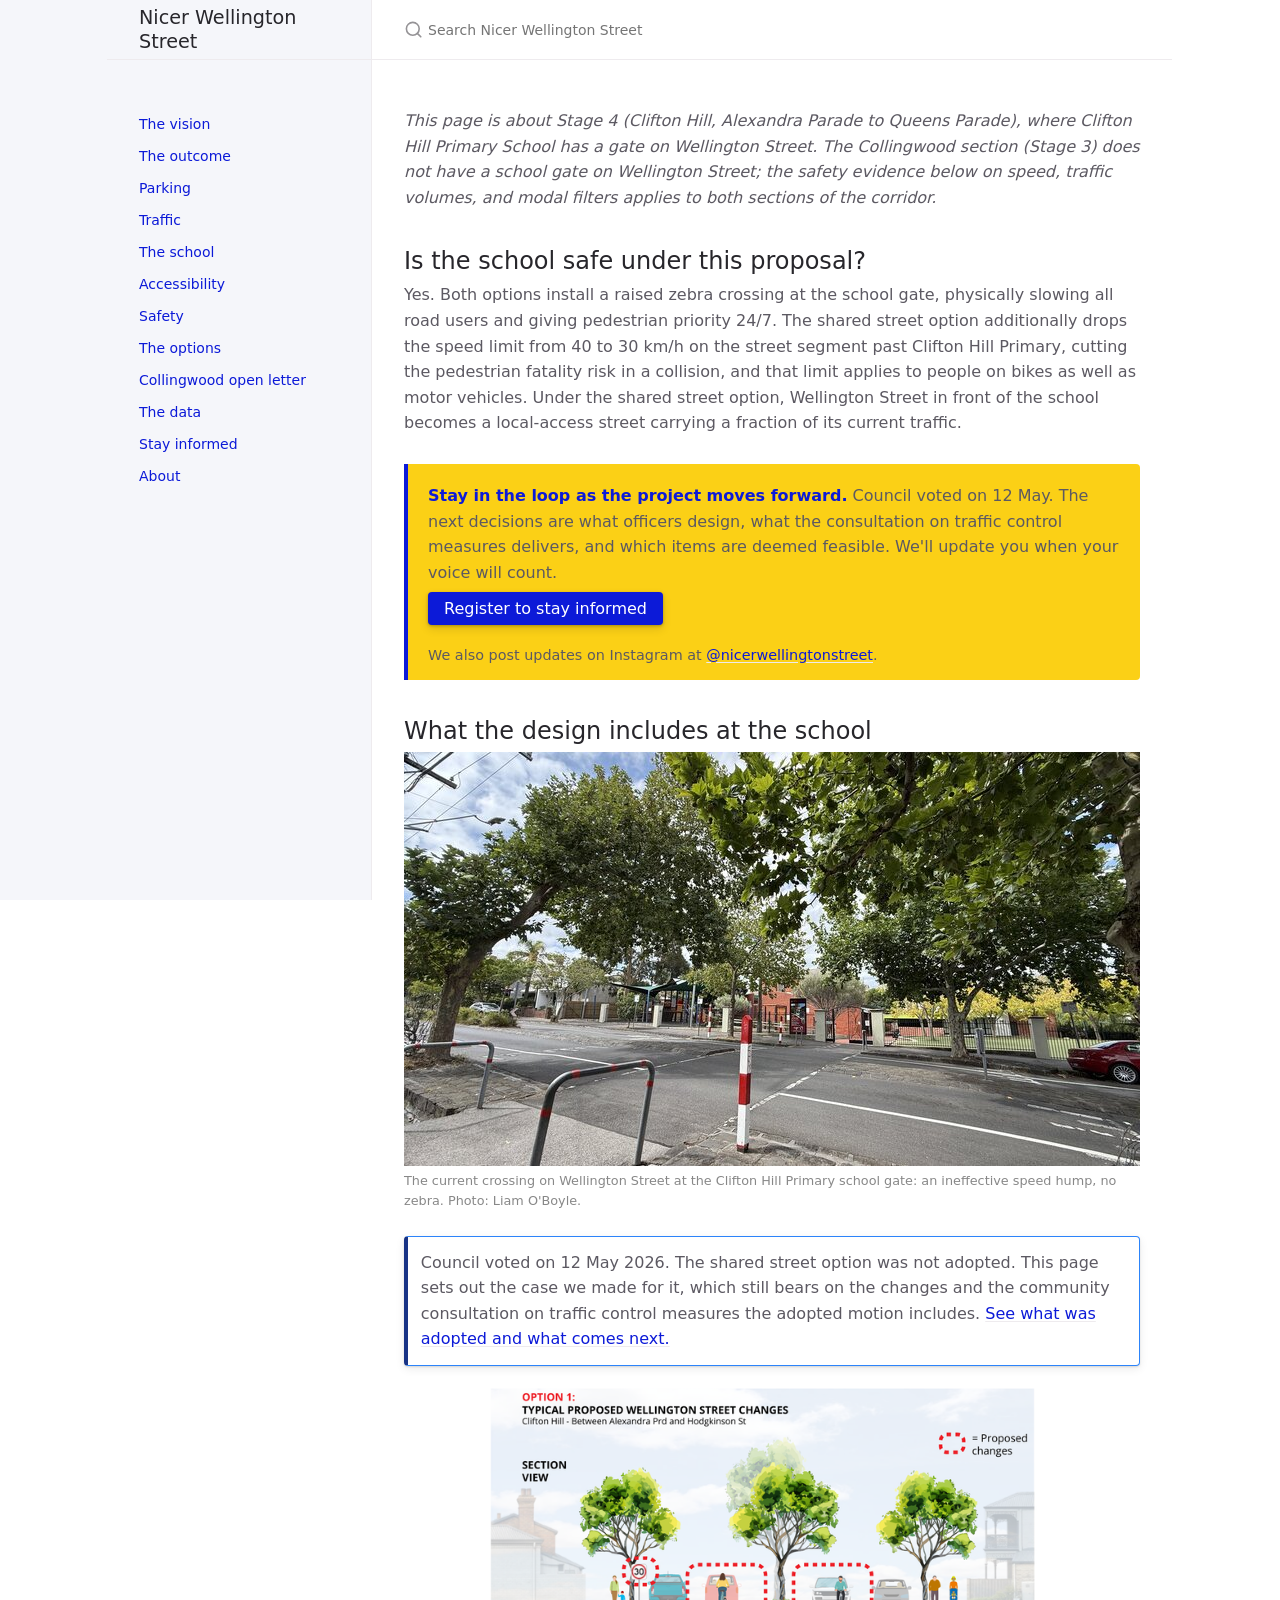
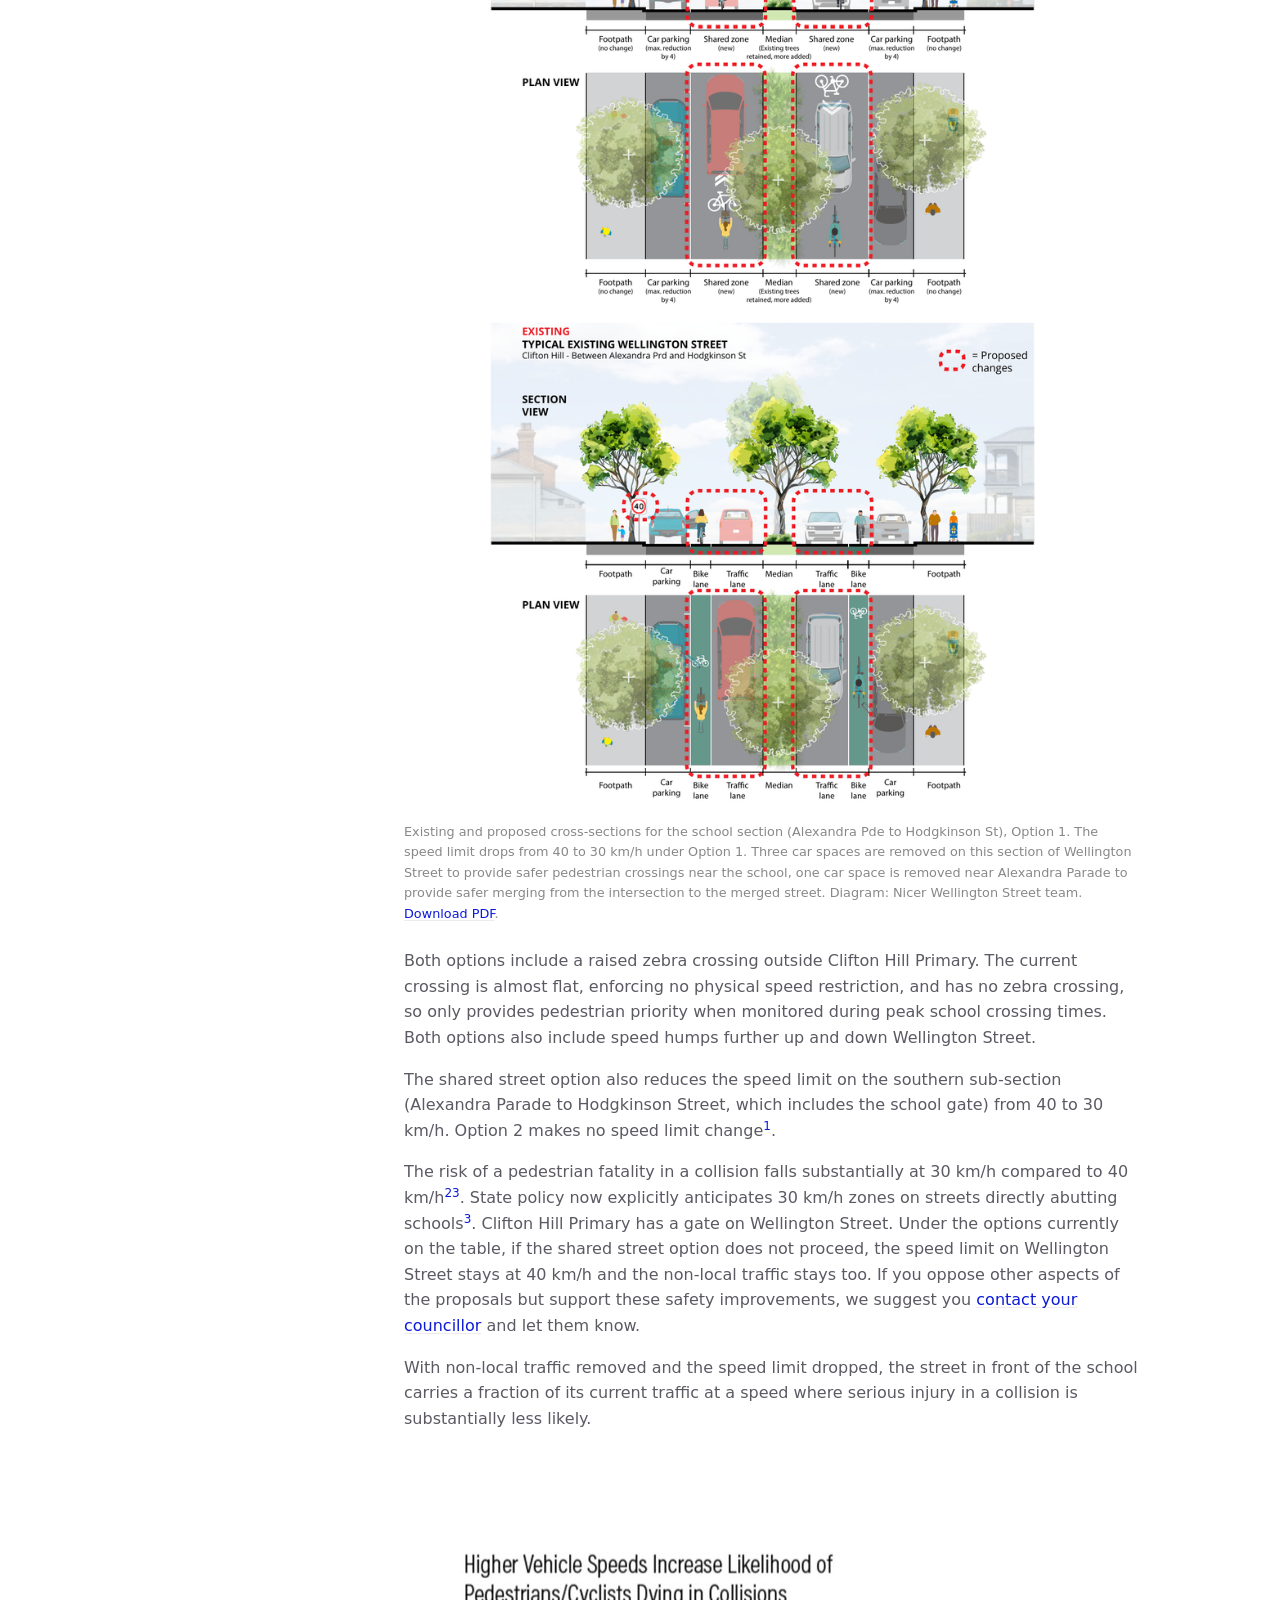
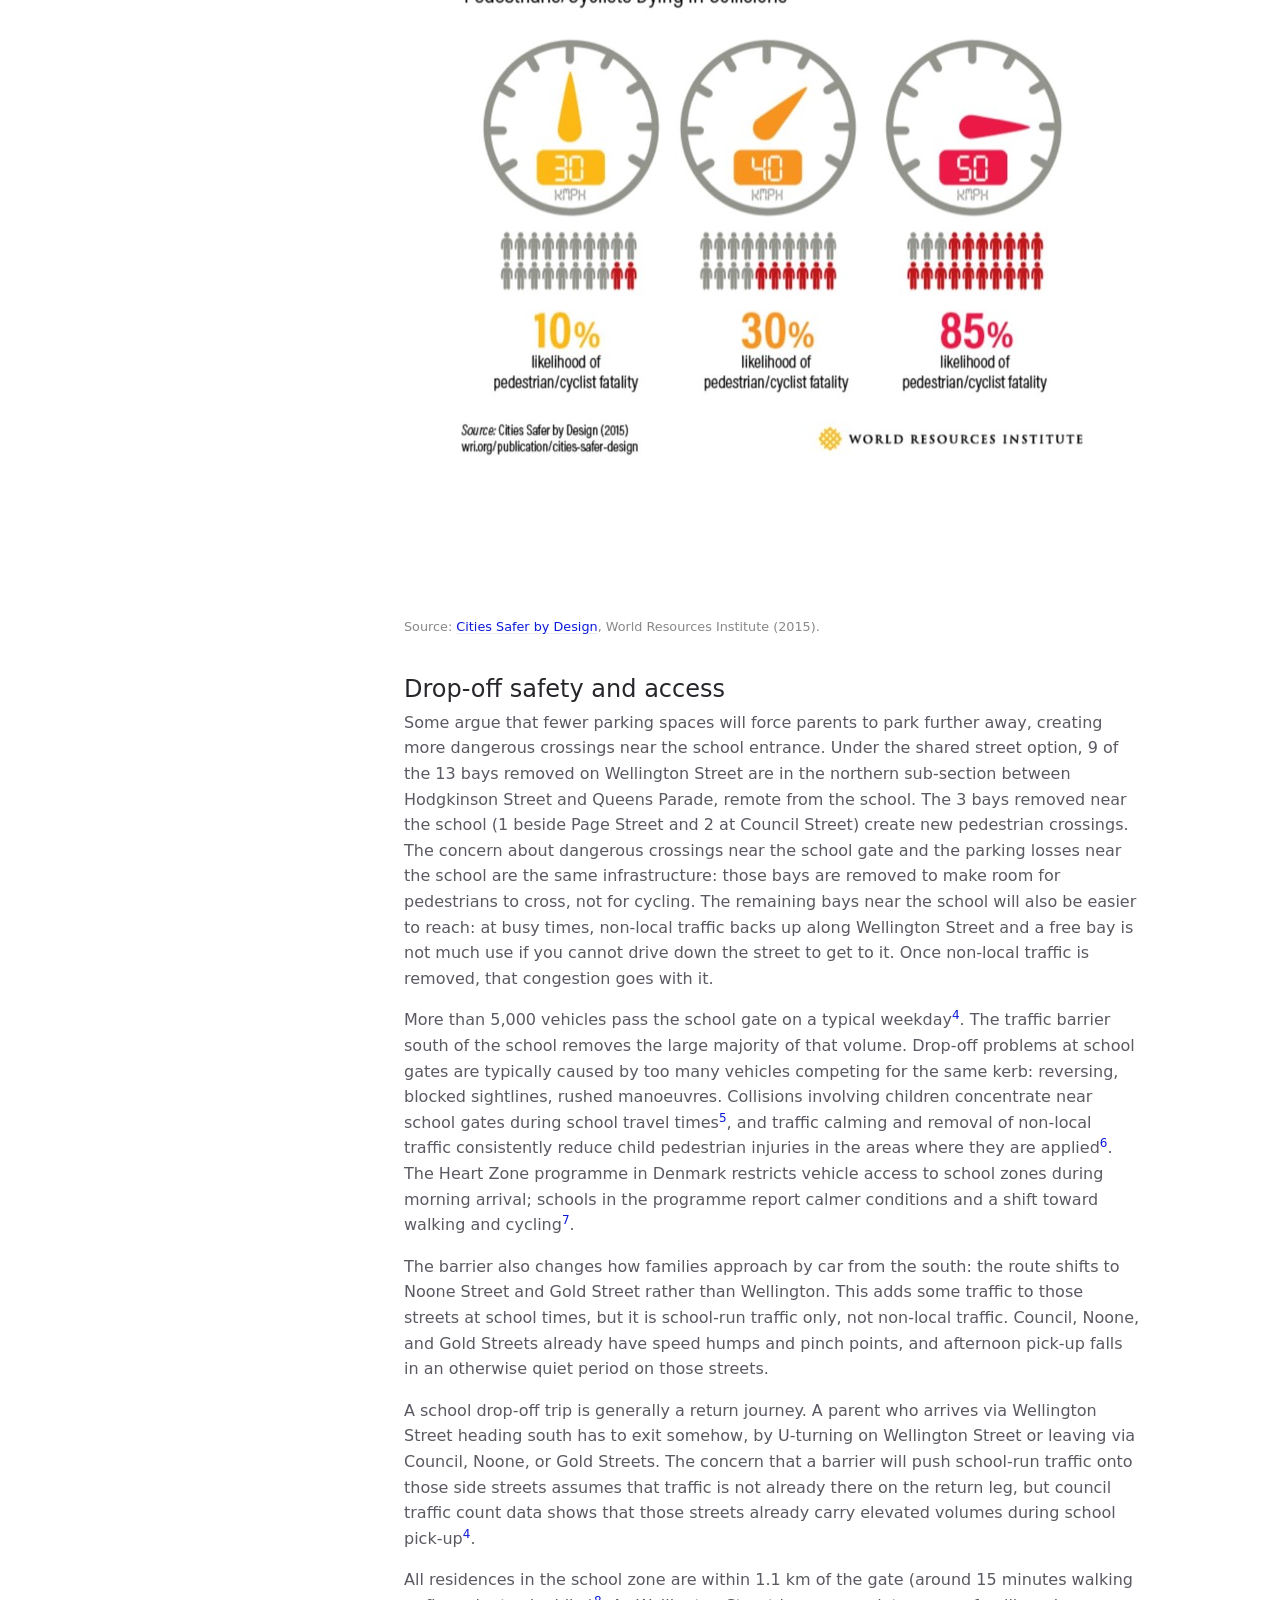
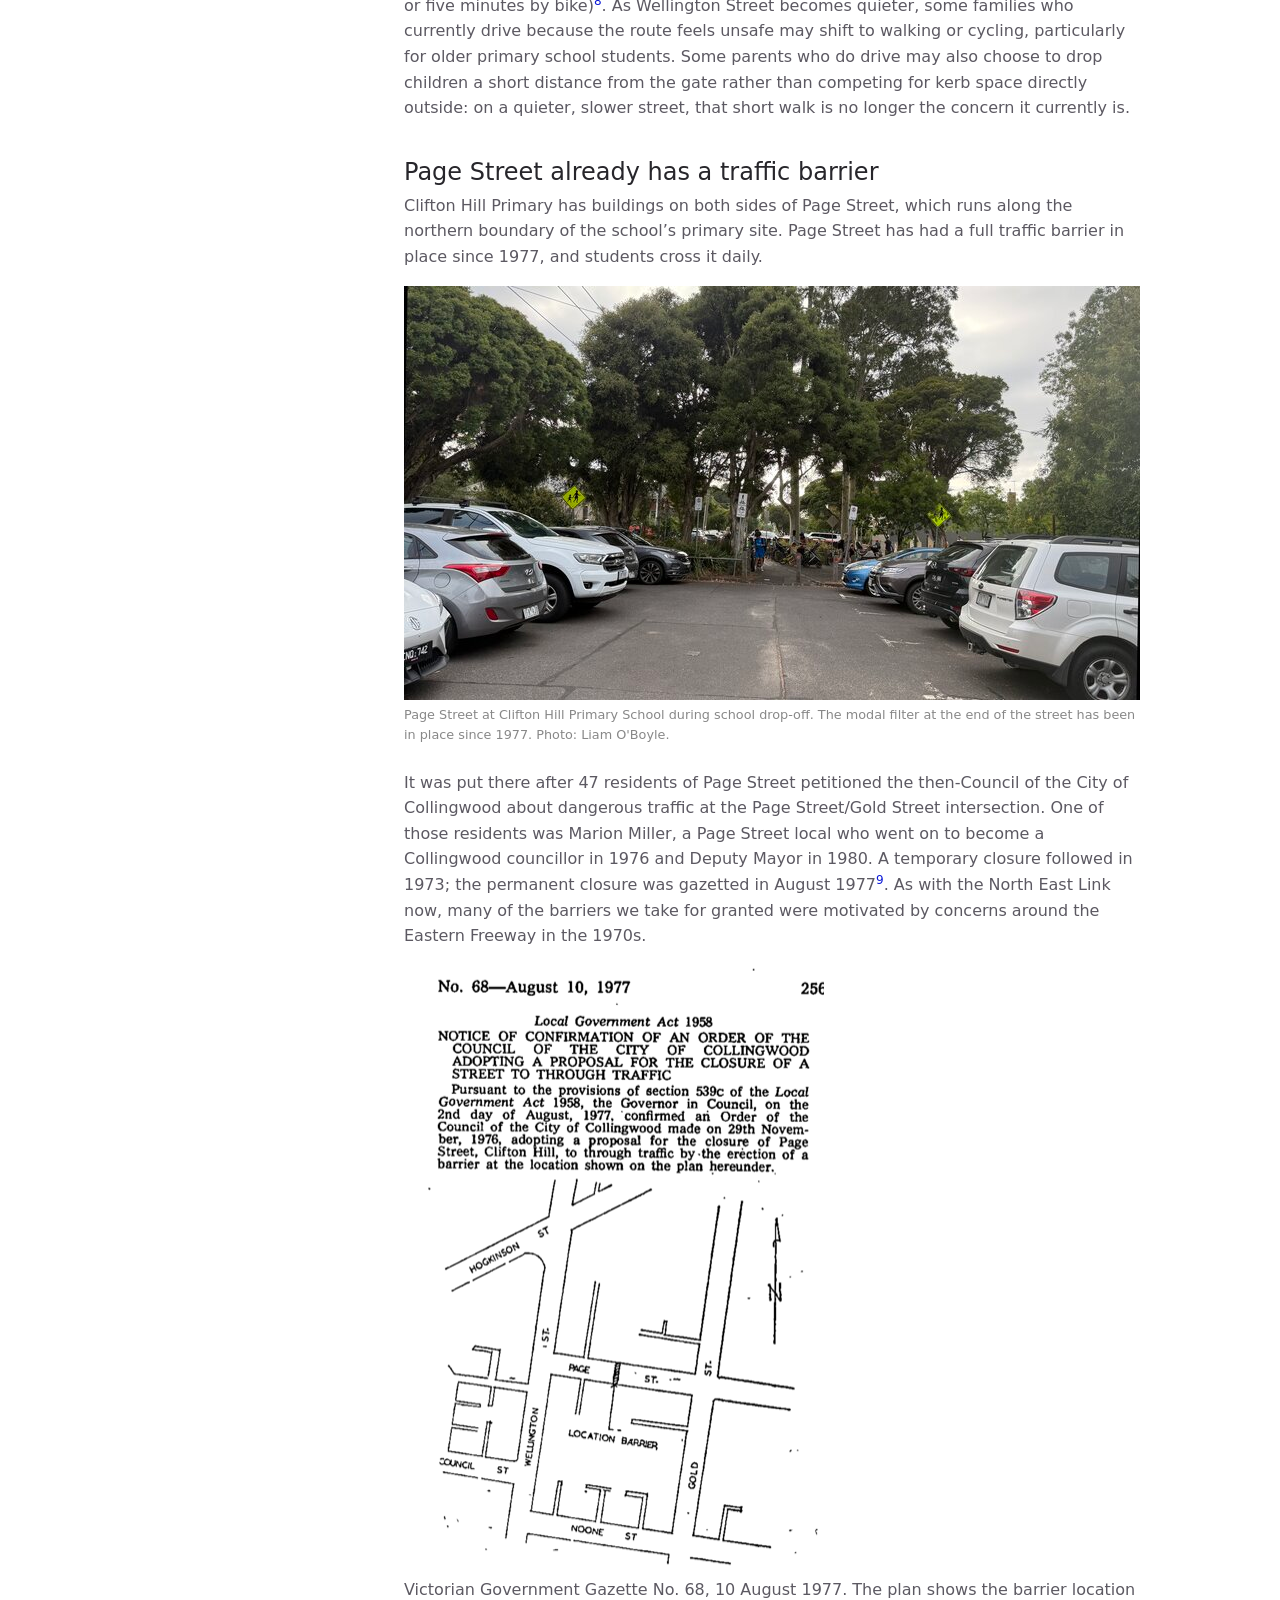
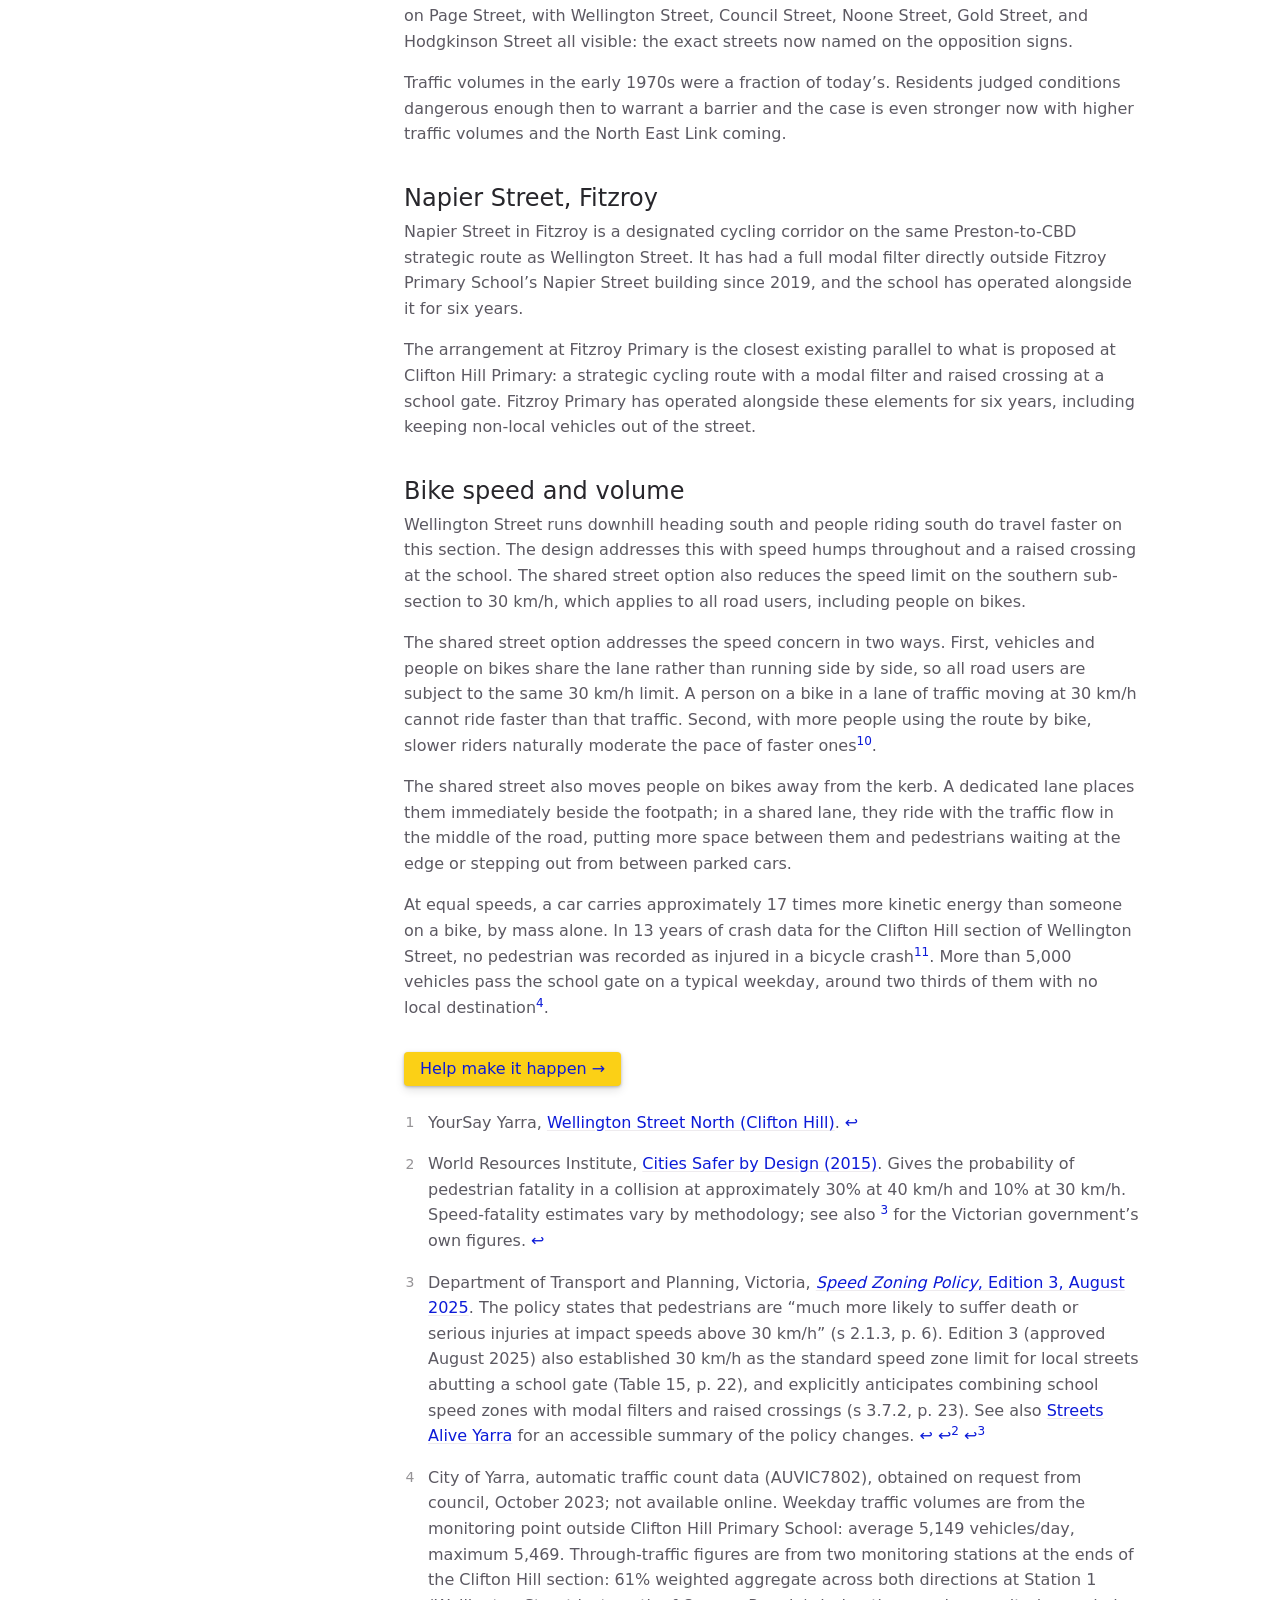
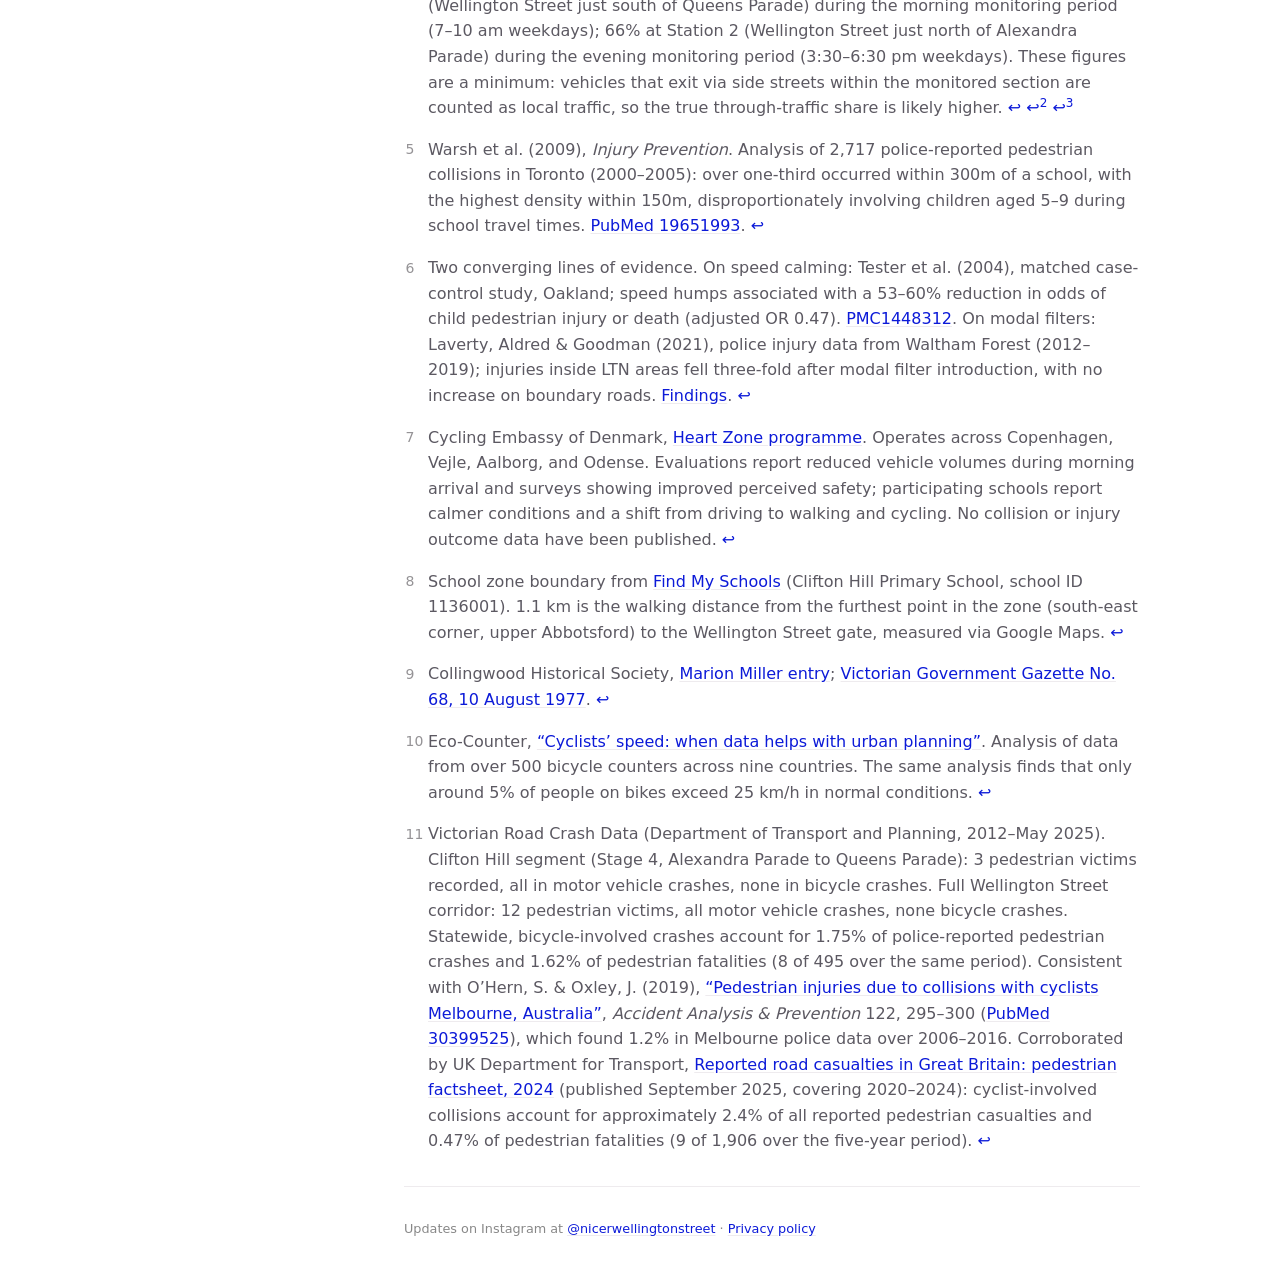
<file: school/index.html>
<!DOCTYPE html> <html lang="en-US"> <head> <meta charset="UTF-8"> <meta http-equiv="X-UA-Compatible" content="IE=Edge"> <link rel="stylesheet" href="/assets/css/just-the-docs-default.css"> <link rel="stylesheet" href="/assets/css/just-the-docs-head-nav.css" id="jtd-head-nav-stylesheet"> <style id="jtd-nav-activation"> .site-nav > ul.nav-list:first-child > li:not(:nth-child(5)) > a, .site-nav > ul.nav-list:first-child > li > ul > li a { background-image: none; } .site-nav > ul.nav-list:not(:first-child) a, .site-nav li.external a { background-image: none; } .site-nav > ul.nav-list:first-child > li:nth-child(5) > a { font-weight: 600; text-decoration: none; }.site-nav > ul.nav-list:first-child > li:nth-child(5) > button svg { transform: rotate(-90deg); }.site-nav > ul.nav-list:first-child > li.nav-list-item:nth-child(5) > ul.nav-list { display: block; } </style> <script async src="https://www.googletagmanager.com/gtag/js?id=G-J4YD6J9PZK"></script> <script> window.dataLayer = window.dataLayer || []; function gtag(){dataLayer.push(arguments);} gtag('js', new Date()); gtag('config', 'G-J4YD6J9PZK'); </script> <script src="/assets/js/vendor/lunr.min.js"></script> <script src="/assets/js/just-the-docs.js"></script> <meta name="viewport" content="width=device-width, initial-scale=1"> <link rel="apple-touch-icon" sizes="180x180" href="/assets/apple-touch-icon.png"> <link rel="icon" type="image/png" sizes="96x96" href="/assets/favicon-96x96.png"> <link rel="icon" type="image/png" sizes="32x32" href="/assets/favicon-32x32.png"> <link rel="icon" type="image/png" sizes="16x16" href="/assets/favicon-16x16.png"> <link rel="manifest" href="/site.webmanifest"> <title>The school - Nicer Wellington Street</title> <meta property="og:title" content="The school - Nicer Wellington Street" /> <meta property="twitter:title" content="The school - Nicer Wellington Street" /> <!-- Begin Jekyll SEO tag v2.8.0 --> <meta name="generator" content="Jekyll v3.10.0" />  <meta property="og:locale" content="en_AU" /> <meta name="description" content="The school will be safer under the shared street option. Both options install a raised zebra crossing at the school gate. The shared street option also drops the speed limit past Clifton Hill Primary from 40 to 30 km/h, substantially reducing pedestrian fatality risk. Wellington Street in front of the school becomes a local-access street with roughly one-tenth the current traffic." /> <meta property="og:description" content="The school will be safer under the shared street option. Both options install a raised zebra crossing at the school gate. The shared street option also drops the speed limit past Clifton Hill Primary from 40 to 30 km/h, substantially reducing pedestrian fatality risk. Wellington Street in front of the school becomes a local-access street with roughly one-tenth the current traffic." /> <link rel="canonical" href="https://www.nicer-wellington-street.org/school/" /> <meta property="og:url" content="https://www.nicer-wellington-street.org/school/" /> <meta property="og:site_name" content="Nicer Wellington Street" /> <meta property="og:image" content="https://www.nicer-wellington-street.org/assets/images/council-street-intersection-og.jpg" /> <meta property="og:image:height" content="630" /> <meta property="og:image:width" content="1200" /> <meta property="og:type" content="website" /> <meta name="twitter:card" content="summary_large_image" /> <meta property="twitter:image" content="https://www.nicer-wellington-street.org/assets/images/council-street-intersection-og.jpg" />  <script type="application/ld+json"> {"@context":"https://schema.org","@type":"WebPage","description":"The school will be safer under the shared street option. Both options install a raised zebra crossing at the school gate. The shared street option also drops the speed limit past Clifton Hill Primary from 40 to 30 km/h, substantially reducing pedestrian fatality risk. Wellington Street in front of the school becomes a local-access street with roughly one-tenth the current traffic.","headline":"The school","image":{"width":1200,"height":630,"url":"https://www.nicer-wellington-street.org/assets/images/council-street-intersection-og.jpg","@type":"imageObject"},"url":"https://www.nicer-wellington-street.org/school/"}</script> <!-- End Jekyll SEO tag --> <style> /* just-the-docs sets 0.875rem (14px) on mobile; override to 16px for readability */ html { font-size: 1rem !important; } header .site-footer { display: none !important; } a { color: #0c1ad8; } a:visited { color: #0813c5; } a:hover { color: #0813c5; } .register-cta { background-color: #fbd016; border-left: 4px solid #0c1ad8; border-radius: 0 4px 4px 0; padding: 0.8em 1.25em; margin: 1.75em 0; } .register-cta p { margin: 0.4em 0; } .register-cta p:last-child { margin-top: 0.75em; margin-bottom: 0; } .register-cta strong { color: #0c1ad8; } .register-cta-instagram { font-size: 0.9em; } .btn-primary, .btn-primary:active, .btn-primary.selected { color: #0c1ad8 !important; background-color: #fbd016 !important; background-image: none !important; box-shadow: 0 1px 3px rgba(0,0,0,0.25), 0 4px 10px rgba(0,0,0,0.12); } .btn-primary:hover, .btn-primary.zeroclipboard-is-hover { color: #0c1ad8 !important; background-color: #e8c000 !important; background-image: none !important; } .register-cta .btn-primary, .register-cta .btn-primary:active, .register-cta .btn-primary.selected { color: #fff !important; background-color: #0c1ad8 !important; } .register-cta .btn-primary:hover, .register-cta .btn-primary.zeroclipboard-is-hover { color: #fff !important; background-color: #0813c5 !important; } .aux-nav-list-item a.site-button { height: auto !important; align-self: center; background-color: #fbd016 !important; background-image: none !important; color: #0c1ad8 !important; padding: 0.5em 1em !important; border-radius: 0 0 4px 4px; font-weight: 700; white-space: nowrap; box-shadow: 0 1px 3px rgba(0,0,0,0.25), 0 4px 10px rgba(0,0,0,0.12); } .aux-nav-list-item a.site-button:hover { background-color: #e8c000 !important; background-image: none !important; color: #0c1ad8 !important; text-decoration: none !important; } .key-points { margin: 1.25em 0; } .key-points li { padding: 0.25em 0; font-size: 1.05em; font-weight: 600; list-style-type: none; } .key-points li::before { content: "" !important; display: none !important; } .key-points li::marker { content: "\2714\0020"; color: #0c1ad8; } @media (min-width: 50rem) { .aux-nav { padding-right: 2rem !important; } } .voices { margin: 1.75em 0; } .voices h3 { font-size: 1em; font-weight: 600; color: #555; margin: 0 0 0.75em 0; text-transform: uppercase; letter-spacing: 0.04em; } .voice { margin: 0 0 1em 0; border-left: 3px solid #ddd; padding: 0.5em 0.85em; font-style: italic; } .voice p { margin: 0 0 0.4em 0; } .voice p:last-of-type { margin-bottom: 0; } .voice footer { margin-top: 0.5em; font-style: normal; } .voice cite { font-size: 0.85em; color: #888; } .voice cite::before { content: "— "; } .call-qrs { display: none; } @media (min-width: 50rem) { .call-qrs { display: block; margin: 1em 0 1.5em 0; } .call-qrs p { font-size: 0.85em; color: #555; margin: 0 0 0.6em 0; } .call-qrs-images { display: flex; flex-wrap: wrap; gap: 1.5em; } .call-qr-item { display: flex; flex-direction: column; } .call-qr-item p { font-size: 0.85em; color: #333; margin: 0 0 0.35em 0; line-height: 1.3; } .call-qrs-images img { width: 160px; height: auto; display: block; } } .support-split { display: flex; flex-direction: column-reverse; gap: 1.5em; margin: 1.5em 0; } .support-split-content p { margin: 0 0 0.75em 0; } .support-split-content p:last-child { margin-bottom: 0; } .support-split-instagram { font-size: 0.9em; color: #555; margin: 0.75em 0 0 0; text-align: center; } @media (min-width: 50rem) { .support-split { flex-direction: row; align-items: flex-start; } .support-split-form { flex: 0 0 340px; } .support-split-content { flex: 1; } } .ml-form-embedContent h4 { font-size: 30px !important; } .site-title { font-size: 1.2rem !important; } </style> <!-- Meta Pixel Code --> <script> !function(f,b,e,v,n,t,s) {if(f.fbq)return;n=f.fbq=function(){n.callMethod? n.callMethod.apply(n,arguments):n.queue.push(arguments)}; if(!f._fbq)f._fbq=n;n.push=n;n.loaded=!0;n.version='2.0'; n.queue=[];t=b.createElement(e);t.async=!0; t.src=v;s=b.getElementsByTagName(e)[0]; s.parentNode.insertBefore(t,s)}(window, document,'script', 'https://connect.facebook.net/en_US/fbevents.js'); fbq('init', '1318304476833039'); fbq('track', 'PageView'); </script> <noscript><img height="1" width="1" style="display:none" src="https://www.facebook.com/tr?id=1318304476833039&ev=PageView&noscript=1" /></noscript> <!-- End Meta Pixel Code --> <!-- MailerLite Universal --> <script> (function(w,d,e,u,f,l,n){w[f]=w[f]||function(){(w[f].q=w[f].q||[]) .push(arguments);},l=d.createElement(e),l.async=1,l.src=u, n=d.getElementsByTagName(e)[0],n.parentNode.insertBefore(l,n);}) (window,document,'script','https://assets.mailerlite.com/js/universal.js','ml'); window.__mlStub = window.ml; ml('account', '2239240'); </script> <!-- End MailerLite Universal --> <style> .ml-load-banner { position: fixed; top: 0; left: 0; right: 0; z-index: 10000; background-color: #f9f9f9; border-left: 4px solid #0c1ad8; box-shadow: 0 2px 6px rgba(0, 0, 0, 0.12); padding: 0.75em 1em; display: flex; align-items: center; gap: 0.75em; font-size: 0.95rem; line-height: 1.35; } .ml-load-banner-text { flex: 1; color: #222; } .ml-load-banner-text strong { color: #0c1ad8; } .ml-load-banner-copy { flex: 0 0 auto; background-color: #fbd016; color: #0c1ad8; border: none; border-radius: 3px; padding: 0.4em 0.85em; font-weight: 700; font-size: 0.9rem; cursor: pointer; box-shadow: 0 1px 3px rgba(0, 0, 0, 0.2); } .ml-load-banner-copy:hover { background-color: #e8c000; } .ml-load-banner-dismiss { flex: 0 0 auto; background: transparent; border: none; color: #555; font-size: 1.4rem; line-height: 1; padding: 0 0.25em; cursor: pointer; } .ml-load-banner-dismiss:hover { color: #000; } @media (max-width: 30rem) { .ml-load-banner { font-size: 0.88rem; padding: 0.6em 0.75em; gap: 0.5em; } } </style> <template id="ml-load-banner-template"> <div class="ml-load-banner" role="status"> <div class="ml-load-banner-text"> <strong>Our signup form didn't load.</strong> This is usually caused by a VPN, Instagram's browser, or an ad blocker. </div> <button type="button" class="ml-load-banner-copy" aria-live="polite">Copy link</button> <button type="button" class="ml-load-banner-dismiss" aria-label="Dismiss">&times;</button> </div> </template> <script> (function () { var DISMISS_KEY = 'mlBannerDismissed'; var TIMEOUT_MS = 3000; function alreadyDismissed() { try { return window.sessionStorage.getItem(DISMISS_KEY) === '1'; } catch (e) { return false; } } function markDismissed() { try { window.sessionStorage.setItem(DISMISS_KEY, '1'); } catch (e) { /* sessionStorage unavailable; dismissal won't persist, which is acceptable. */ } } function mlFailedToLoad() { /* If we never got a chance to stash the stub, treat as not-failed. */ if (typeof window.__mlStub !== 'function') return false; return window.ml === window.__mlStub; } function showBanner() { if (alreadyDismissed()) return; var tpl = document.getElementById('ml-load-banner-template'); if (!tpl) return; var node = tpl.content.firstElementChild.cloneNode(true); var copyBtn = node.querySelector('.ml-load-banner-copy'); copyBtn.addEventListener('click', function () { var url = window.location.href; var showCopied = function () { copyBtn.textContent = 'Copied'; setTimeout(function () { copyBtn.textContent = 'Copy link'; }, 2000); }; var showFailed = function () { copyBtn.textContent = 'Press & hold to copy'; setTimeout(function () { copyBtn.textContent = 'Copy link'; }, 3000); }; if (navigator.clipboard && navigator.clipboard.writeText) { navigator.clipboard.writeText(url).then(showCopied, showFailed); } else { showFailed(); } }); var dismissBtn = node.querySelector('.ml-load-banner-dismiss'); dismissBtn.addEventListener('click', function () { markDismissed(); if (node.parentNode) node.parentNode.removeChild(node); }); document.body.appendChild(node); } function check() { if (mlFailedToLoad()) showBanner(); } if (document.readyState === 'complete') { setTimeout(check, TIMEOUT_MS); } else { window.addEventListener('load', function () { setTimeout(check, TIMEOUT_MS); }); } })(); </script> </head> <body> <a class="skip-to-main" href="#main-content">Skip to main content</a> <svg xmlns="http://www.w3.org/2000/svg" class="d-none"> <symbol id="svg-link" viewBox="0 0 24 24"> <title>Link</title> <svg xmlns="http://www.w3.org/2000/svg" width="24" height="24" viewBox="0 0 24 24" fill="none" stroke="currentColor" stroke-width="2" stroke-linecap="round" stroke-linejoin="round" class="feather feather-link"> <path d="M10 13a5 5 0 0 0 7.54.54l3-3a5 5 0 0 0-7.07-7.07l-1.72 1.71"></path><path d="M14 11a5 5 0 0 0-7.54-.54l-3 3a5 5 0 0 0 7.07 7.07l1.71-1.71"></path> </svg> </symbol> <symbol id="svg-menu" viewBox="0 0 24 24"> <title>Menu</title> <svg xmlns="http://www.w3.org/2000/svg" width="24" height="24" viewBox="0 0 24 24" fill="none" stroke="currentColor" stroke-width="2" stroke-linecap="round" stroke-linejoin="round" class="feather feather-menu"> <line x1="3" y1="12" x2="21" y2="12"></line><line x1="3" y1="6" x2="21" y2="6"></line><line x1="3" y1="18" x2="21" y2="18"></line> </svg> </symbol> <symbol id="svg-arrow-right" viewBox="0 0 24 24"> <title>Expand</title> <svg xmlns="http://www.w3.org/2000/svg" width="24" height="24" viewBox="0 0 24 24" fill="none" stroke="currentColor" stroke-width="2" stroke-linecap="round" stroke-linejoin="round" class="feather feather-chevron-right"> <polyline points="9 18 15 12 9 6"></polyline> </svg> </symbol> <!-- Feather. MIT License: https://github.com/feathericons/feather/blob/master/LICENSE --> <symbol id="svg-external-link" width="24" height="24" viewBox="0 0 24 24" fill="none" stroke="currentColor" stroke-width="2" stroke-linecap="round" stroke-linejoin="round" class="feather feather-external-link"> <title id="svg-external-link-title">(external link)</title> <path d="M18 13v6a2 2 0 0 1-2 2H5a2 2 0 0 1-2-2V8a2 2 0 0 1 2-2h6"></path><polyline points="15 3 21 3 21 9"></polyline><line x1="10" y1="14" x2="21" y2="3"></line> </symbol> <symbol id="svg-doc" viewBox="0 0 24 24"> <title>Document</title> <svg xmlns="http://www.w3.org/2000/svg" width="24" height="24" viewBox="0 0 24 24" fill="none" stroke="currentColor" stroke-width="2" stroke-linecap="round" stroke-linejoin="round" class="feather feather-file"> <path d="M13 2H6a2 2 0 0 0-2 2v16a2 2 0 0 0 2 2h12a2 2 0 0 0 2-2V9z"></path><polyline points="13 2 13 9 20 9"></polyline> </svg> </symbol> <symbol id="svg-search" viewBox="0 0 24 24"> <title>Search</title> <svg xmlns="http://www.w3.org/2000/svg" width="24" height="24" viewBox="0 0 24 24" fill="none" stroke="currentColor" stroke-width="2" stroke-linecap="round" stroke-linejoin="round" class="feather feather-search"> <circle cx="11" cy="11" r="8"></circle><line x1="21" y1="21" x2="16.65" y2="16.65"></line> </svg> </symbol> <!-- Bootstrap Icons. MIT License: https://github.com/twbs/icons/blob/main/LICENSE.md --> <symbol id="svg-copy" viewBox="0 0 16 16"> <title>Copy</title> <svg xmlns="http://www.w3.org/2000/svg" width="16" height="16" fill="currentColor" class="bi bi-clipboard" viewBox="0 0 16 16"> <path d="M4 1.5H3a2 2 0 0 0-2 2V14a2 2 0 0 0 2 2h10a2 2 0 0 0 2-2V3.5a2 2 0 0 0-2-2h-1v1h1a1 1 0 0 1 1 1V14a1 1 0 0 1-1 1H3a1 1 0 0 1-1-1V3.5a1 1 0 0 1 1-1h1v-1z"/> <path d="M9.5 1a.5.5 0 0 1 .5.5v1a.5.5 0 0 1-.5.5h-3a.5.5 0 0 1-.5-.5v-1a.5.5 0 0 1 .5-.5h3zm-3-1A1.5 1.5 0 0 0 5 1.5v1A1.5 1.5 0 0 0 6.5 4h3A1.5 1.5 0 0 0 11 2.5v-1A1.5 1.5 0 0 0 9.5 0h-3z"/> </svg> </symbol> <symbol id="svg-copied" viewBox="0 0 16 16"> <title>Copied</title> <svg xmlns="http://www.w3.org/2000/svg" width="16" height="16" fill="currentColor" class="bi bi-clipboard-check-fill" viewBox="0 0 16 16"> <path d="M6.5 0A1.5 1.5 0 0 0 5 1.5v1A1.5 1.5 0 0 0 6.5 4h3A1.5 1.5 0 0 0 11 2.5v-1A1.5 1.5 0 0 0 9.5 0h-3Zm3 1a.5.5 0 0 1 .5.5v1a.5.5 0 0 1-.5.5h-3a.5.5 0 0 1-.5-.5v-1a.5.5 0 0 1 .5-.5h3Z"/> <path d="M4 1.5H3a2 2 0 0 0-2 2V14a2 2 0 0 0 2 2h10a2 2 0 0 0 2-2V3.5a2 2 0 0 0-2-2h-1v1A2.5 2.5 0 0 1 9.5 5h-3A2.5 2.5 0 0 1 4 2.5v-1Zm6.854 7.354-3 3a.5.5 0 0 1-.708 0l-1.5-1.5a.5.5 0 0 1 .708-.708L7.5 10.793l2.646-2.647a.5.5 0 0 1 .708.708Z"/> </svg> </symbol> </svg> <header class="side-bar"> <div class="site-header"> <a href="/" class="site-title lh-tight"> Nicer Wellington Street </a> <button id="menu-button" class="site-button btn-reset" aria-label="Menu" aria-expanded="false"> <svg viewBox="0 0 24 24" class="icon" aria-hidden="true"><use xlink:href="#svg-menu"></use></svg> </button> </div> <nav aria-label="Main" id="site-nav" class="site-nav"> <ul class="nav-list"><li class="nav-list-item"><a href="/" class="nav-list-link">The vision</a></li><li class="nav-list-item"><a href="/decision/" class="nav-list-link">The outcome</a></li><li class="nav-list-item"><a href="/parking/" class="nav-list-link">Parking</a></li><li class="nav-list-item"><a href="/traffic/" class="nav-list-link">Traffic</a></li><li class="nav-list-item"><a href="/school/" class="nav-list-link">The school</a></li><li class="nav-list-item"><a href="/access/" class="nav-list-link">Accessibility</a></li><li class="nav-list-item"><a href="/safety/" class="nav-list-link">Safety</a></li><li class="nav-list-item"><a href="/options/" class="nav-list-link">The options</a></li><li class="nav-list-item"><a href="/collingwood/" class="nav-list-link">Collingwood open letter</a></li><li class="nav-list-item"><a href="/data/" class="nav-list-link">The data</a></li><li class="nav-list-item"><a href="/action/" class="nav-list-link">Stay informed</a></li><li class="nav-list-item"><a href="/about/" class="nav-list-link">About</a></li></ul> </nav> <div class="d-md-block d-none site-footer"> This site uses <a href="https://github.com/just-the-docs/just-the-docs">Just the Docs</a>, a documentation theme for Jekyll. </div> </header> <div class="main" id="top"> <div id="main-header" class="main-header"> <div class="search" role="search"> <div class="search-input-wrap"> <input type="text" id="search-input" class="search-input" tabindex="0" placeholder="Search Nicer Wellington Street" autocomplete="off"> <label for="search-input" class="search-label"> <span class="sr-only">Search Nicer Wellington Street</span> <svg viewBox="0 0 24 24" class="search-icon" aria-hidden="true"><use xlink:href="#svg-search"></use></svg> </label> </div> <div id="search-results" class="search-results"></div> </div> </div> <div class="main-content-wrap"> <div id="main-content" class="main-content"> <main> <p><em>This page is about Stage 4 (Clifton Hill, Alexandra Parade to Queens Parade), where Clifton Hill Primary School has a gate on Wellington Street. The Collingwood section (Stage 3) does not have a school gate on Wellington Street; the safety evidence below on speed, traffic volumes, and modal filters applies to both sections of the corridor.</em></p> <h2 id="is-the-school-safe-under-this-proposal"> <a href="#is-the-school-safe-under-this-proposal" class="anchor-heading" aria-labelledby="is-the-school-safe-under-this-proposal"><svg viewBox="0 0 16 16" aria-hidden="true"><use xlink:href="#svg-link"></use></svg></a> Is the school safe under this proposal? </h2> <p>Yes. Both options install a raised zebra crossing at the school gate, physically slowing all road users and giving pedestrian priority 24/7. The shared street option additionally drops the speed limit from 40 to 30 km/h on the street segment past Clifton Hill Primary, cutting the pedestrian fatality risk in a collision, and that limit applies to people on bikes as well as motor vehicles. Under the shared street option, Wellington Street in front of the school becomes a local-access street carrying a fraction of its current traffic.</p> <div class="register-cta"> <p><strong>Stay in the loop as the project moves forward.</strong> Council voted on 12 May. The next decisions are what officers design, what the consultation on traffic control measures delivers, and which items are deemed feasible. We'll update you when your voice will count.</p> <p><a class="ml-onclick-form btn btn-primary" href="javascript:void(0)" onclick="ml('show', 'Ug1OOV', true)">Register to stay informed</a></p> <p class="register-cta-instagram">We also post updates on Instagram at <a href="https://www.instagram.com/nicerwellingtonstreet">@nicerwellingtonstreet</a>.</p> </div> <h2 id="what-the-design-includes-at-the-school"> <a href="#what-the-design-includes-at-the-school" class="anchor-heading" aria-labelledby="what-the-design-includes-at-the-school"><svg viewBox="0 0 16 16" aria-hidden="true"><use xlink:href="#svg-link"></use></svg></a> What the design includes at the school </h2> <figure style="margin: 0 0 1.5em 0;"> <img src="/assets/images/council-street-intersection-736w.jpg" srcset="/assets/images/council-street-intersection-736w.jpg 736w, /assets/images/council-street-intersection-1472w.jpg 1472w" sizes="(max-width: 800px) 100vw, 736px" alt="Wellington Street at the Clifton Hill Primary school gate, showing the existing crossing with an ineffective speed hump and no zebra marking" style="width: 100%; height: auto; display: block;" /> <figcaption style="font-size: 0.8em; color: #888; margin-top: 0.4em;">The current crossing on Wellington Street at the Clifton Hill Primary school gate: an ineffective speed hump, no zebra. Photo: Liam O'Boyle.</figcaption> </figure> <blockquote class="context"> <p>Council voted on 12 May 2026. The shared street option was not adopted. This page sets out the case we made for it, which still bears on the changes and the community consultation on traffic control measures the adopted motion includes. <a href="/decision/">See what was adopted and what comes next.</a></p> </blockquote> <figure style="margin: 0 0 1.5em 0;"> <img src="/assets/images/cross-section-school-section.png" srcset="/assets/images/cross-section-school-section-900w.png 900w, /assets/images/cross-section-school-section.png 1755w" sizes="(max-width: 800px) 100vw, 736px" alt="Cross-section diagram comparing the existing Wellington Street layout between Alexandra Parade and Hodgkinson Street (car parking, separate bike lanes, 40 km/h) with the proposed Option 1 layout (shared zones, 30 km/h, trees retained and added)" style="width: 100%; height: auto; display: block;" /> <figcaption style="font-size: 0.8em; color: #888; margin-top: 0.4em;">Existing and proposed cross-sections for the school section (Alexandra Pde to Hodgkinson St), Option 1. The speed limit drops from 40 to 30 km/h under Option 1. Three car spaces are removed on this section of Wellington Street to provide safer pedestrian crossings near the school, one car space is removed near Alexandra Parade to provide safer merging from the intersection to the merged street. Diagram: Nicer Wellington Street team. <a href="/assets/files/alexandra_to_hodgkinson_changes.pdf">Download PDF</a>.</figcaption> </figure> <p>Both options include a raised zebra crossing outside Clifton Hill Primary. The current crossing is almost flat, enforcing no physical speed restriction, and has no zebra crossing, so only provides pedestrian priority when monitored during peak school crossing times. Both options also include speed humps further up and down Wellington Street.</p> <p>The shared street option also reduces the speed limit on the southern sub-section (Alexandra Parade to Hodgkinson Street, which includes the school gate) from 40 to 30 km/h. Option 2 makes no speed limit change<sup id="fnref:ysopts" role="doc-noteref"><a href="#fn:ysopts" class="footnote" rel="footnote">1</a></sup>.</p> <p>The risk of a pedestrian fatality in a collision falls substantially at 30 km/h compared to 40 km/h<sup id="fnref:wri" role="doc-noteref"><a href="#fn:wri" class="footnote" rel="footnote">2</a></sup><sup id="fnref:szp" role="doc-noteref"><a href="#fn:szp" class="footnote" rel="footnote">3</a></sup>. State policy now explicitly anticipates 30 km/h zones on streets directly abutting schools<sup id="fnref:szp:1" role="doc-noteref"><a href="#fn:szp" class="footnote" rel="footnote">3</a></sup>. Clifton Hill Primary has a gate on Wellington Street. Under the options currently on the table, if the shared street option does not proceed, the speed limit on Wellington Street stays at 40 km/h and the non-local traffic stays too. If you oppose other aspects of the proposals but support these safety improvements, we suggest you <a href="action#write-and-call-councillors">contact your councillor</a> and let them know.</p> <p>With non-local traffic removed and the speed limit dropped, the street in front of the school carries a fraction of its current traffic at a speed where serious injury in a collision is substantially less likely.</p> <figure style="margin: 0 0 1.5em 0;"> <img src="/assets/images/wri-speed-fatality-metrics-736w.jpeg" srcset="/assets/images/wri-speed-fatality-metrics-736w.jpeg 736w, /assets/images/wri-speed-fatality-metrics-1170w.jpeg 1170w" sizes="(max-width: 800px) 100vw, 736px" alt="Infographic showing pedestrian/cyclist fatality likelihood at 30, 40, and 50 km/h: 10%, 30%, and 85% respectively" style="width: 100%; height: auto; display: block;" /> <figcaption style="font-size: 0.8em; color: #888; margin-top: 0.4em;">Source: <a href="https://www.wri.org/publication/cities-safer-design">Cities Safer by Design</a>, World Resources Institute (2015).</figcaption> </figure> <h2 id="drop-off-safety-and-access"> <a href="#drop-off-safety-and-access" class="anchor-heading" aria-labelledby="drop-off-safety-and-access"><svg viewBox="0 0 16 16" aria-hidden="true"><use xlink:href="#svg-link"></use></svg></a> Drop-off safety and access </h2> <p>Some argue that fewer parking spaces will force parents to park further away, creating more dangerous crossings near the school entrance. Under the shared street option, 9 of the 13 bays removed on Wellington Street are in the northern sub-section between Hodgkinson Street and Queens Parade, remote from the school. The 3 bays removed near the school (1 beside Page Street and 2 at Council Street) create new pedestrian crossings. The concern about dangerous crossings near the school gate and the parking losses near the school are the same infrastructure: those bays are removed to make room for pedestrians to cross, not for cycling. The remaining bays near the school will also be easier to reach: at busy times, non-local traffic backs up along Wellington Street and a free bay is not much use if you cannot drive down the street to get to it. Once non-local traffic is removed, that congestion goes with it.</p> <p>More than 5,000 vehicles pass the school gate on a typical weekday<sup id="fnref:atc" role="doc-noteref"><a href="#fn:atc" class="footnote" rel="footnote">4</a></sup>. The traffic barrier south of the school removes the large majority of that volume. Drop-off problems at school gates are typically caused by too many vehicles competing for the same kerb: reversing, blocked sightlines, rushed manoeuvres. Collisions involving children concentrate near school gates during school travel times<sup id="fnref:warsh" role="doc-noteref"><a href="#fn:warsh" class="footnote" rel="footnote">5</a></sup>, and traffic calming and removal of non-local traffic consistently reduce child pedestrian injuries in the areas where they are applied<sup id="fnref:calming" role="doc-noteref"><a href="#fn:calming" class="footnote" rel="footnote">6</a></sup>. The Heart Zone programme in Denmark restricts vehicle access to school zones during morning arrival; schools in the programme report calmer conditions and a shift toward walking and cycling<sup id="fnref:heart" role="doc-noteref"><a href="#fn:heart" class="footnote" rel="footnote">7</a></sup>.</p> <p>The barrier also changes how families approach by car from the south: the route shifts to Noone Street and Gold Street rather than Wellington. This adds some traffic to those streets at school times, but it is school-run traffic only, not non-local traffic. Council, Noone, and Gold Streets already have speed humps and pinch points, and afternoon pick-up falls in an otherwise quiet period on those streets.</p> <p>A school drop-off trip is generally a return journey. A parent who arrives via Wellington Street heading south has to exit somehow, by U-turning on Wellington Street or leaving via Council, Noone, or Gold Streets. The concern that a barrier will push school-run traffic onto those side streets assumes that traffic is not already there on the return leg, but council traffic count data shows that those streets already carry elevated volumes during school pick-up<sup id="fnref:atc:1" role="doc-noteref"><a href="#fn:atc" class="footnote" rel="footnote">4</a></sup>.</p> <p>All residences in the school zone are within 1.1 km of the gate (around 15 minutes walking or five minutes by bike)<sup id="fnref:schoolzone" role="doc-noteref"><a href="#fn:schoolzone" class="footnote" rel="footnote">8</a></sup>. As Wellington Street becomes quieter, some families who currently drive because the route feels unsafe may shift to walking or cycling, particularly for older primary school students. Some parents who do drive may also choose to drop children a short distance from the gate rather than competing for kerb space directly outside: on a quieter, slower street, that short walk is no longer the concern it currently is.</p> <h2 id="page-street-already-has-a-traffic-barrier"> <a href="#page-street-already-has-a-traffic-barrier" class="anchor-heading" aria-labelledby="page-street-already-has-a-traffic-barrier"><svg viewBox="0 0 16 16" aria-hidden="true"><use xlink:href="#svg-link"></use></svg></a> Page Street already has a traffic barrier </h2> <p>Clifton Hill Primary has buildings on both sides of Page Street, which runs along the northern boundary of the school’s primary site. Page Street has had a full traffic barrier in place since 1977, and students cross it daily.</p> <figure style="margin: 0 0 1.5em 0;"> <img src="/assets/images/page-street-modal-filter-kids-parking-736w.jpg" srcset="/assets/images/page-street-modal-filter-kids-parking-736w.jpg 736w, /assets/images/page-street-modal-filter-kids-parking-1024w.jpg 1024w" sizes="(max-width: 800px) 100vw, 736px" alt="Page Street at Clifton Hill Primary School during school drop-off: cars parked on both sides, families and bikes at the modal filter barrier in the background" style="width: 100%; height: auto; display: block;" /> <figcaption style="font-size: 0.8em; color: #888; margin-top: 0.4em;">Page Street at Clifton Hill Primary School during school drop-off. The modal filter at the end of the street has been in place since 1977. Photo: Liam O'Boyle.</figcaption> </figure> <p>It was put there after 47 residents of Page Street petitioned the then-Council of the City of Collingwood about dangerous traffic at the Page Street/Gold Street intersection. One of those residents was Marion Miller, a Page Street local who went on to become a Collingwood councillor in 1976 and Deputy Mayor in 1980. A temporary closure followed in 1973; the permanent closure was gazetted in August 1977<sup id="fnref:pagestreet" role="doc-noteref"><a href="#fn:pagestreet" class="footnote" rel="footnote">9</a></sup>. As with the North East Link now, many of the barriers we take for granted were motivated by concerns around the Eastern Freeway in the 1970s.</p> <figure> <img src="/assets/images/page-street-modal-gazettal-420w.png" srcset="/assets/images/page-street-modal-gazettal-420w.png 420w, /assets/images/page-street-modal-gazettal-840w.png 840w" sizes="(max-width: 800px) min(100vw, 420px), 420px" alt="Victorian Government Gazette No. 68, 10 August 1977, formal gazettal of the Page Street closure to through traffic" style="max-width: 420px;" /> <figcaption>Victorian Government Gazette No. 68, 10 August 1977. The plan shows the barrier location on Page Street, with Wellington Street, Council Street, Noone Street, Gold Street, and Hodgkinson Street all visible: the exact streets now named on the opposition signs.</figcaption> </figure> <p>Traffic volumes in the early 1970s were a fraction of today’s. Residents judged conditions dangerous enough then to warrant a barrier and the case is even stronger now with higher traffic volumes and the North East Link coming.</p> <h2 id="napier-street-fitzroy"> <a href="#napier-street-fitzroy" class="anchor-heading" aria-labelledby="napier-street-fitzroy"><svg viewBox="0 0 16 16" aria-hidden="true"><use xlink:href="#svg-link"></use></svg></a> Napier Street, Fitzroy </h2> <p>Napier Street in Fitzroy is a designated cycling corridor on the same Preston-to-CBD strategic route as Wellington Street. It has had a full modal filter directly outside Fitzroy Primary School’s Napier Street building since 2019, and the school has operated alongside it for six years.</p> <p>The arrangement at Fitzroy Primary is the closest existing parallel to what is proposed at Clifton Hill Primary: a strategic cycling route with a modal filter and raised crossing at a school gate. Fitzroy Primary has operated alongside these elements for six years, including keeping non-local vehicles out of the street.</p> <h2 id="bike-speed-and-volume"> <a href="#bike-speed-and-volume" class="anchor-heading" aria-labelledby="bike-speed-and-volume"><svg viewBox="0 0 16 16" aria-hidden="true"><use xlink:href="#svg-link"></use></svg></a> Bike speed and volume </h2> <p>Wellington Street runs downhill heading south and people riding south do travel faster on this section. The design addresses this with speed humps throughout and a raised crossing at the school. The shared street option also reduces the speed limit on the southern sub-section to 30 km/h, which applies to all road users, including people on bikes.</p> <p>The shared street option addresses the speed concern in two ways. First, vehicles and people on bikes share the lane rather than running side by side, so all road users are subject to the same 30 km/h limit. A person on a bike in a lane of traffic moving at 30 km/h cannot ride faster than that traffic. Second, with more people using the route by bike, slower riders naturally moderate the pace of faster ones<sup id="fnref:counter" role="doc-noteref"><a href="#fn:counter" class="footnote" rel="footnote">10</a></sup>.</p> <p>The shared street also moves people on bikes away from the kerb. A dedicated lane places them immediately beside the footpath; in a shared lane, they ride with the traffic flow in the middle of the road, putting more space between them and pedestrians waiting at the edge or stepping out from between parked cars.</p> <p>At equal speeds, a car carries approximately 17 times more kinetic energy than someone on a bike, by mass alone. In 13 years of crash data for the Clifton Hill section of Wellington Street, no pedestrian was recorded as injured in a bicycle crash<sup id="fnref:ukdft" role="doc-noteref"><a href="#fn:ukdft" class="footnote" rel="footnote">11</a></sup>. More than 5,000 vehicles pass the school gate on a typical weekday, around two thirds of them with no local destination<sup id="fnref:atc:2" role="doc-noteref"><a href="#fn:atc" class="footnote" rel="footnote">4</a></sup>.</p> <p style="margin-top: 2em;"> <a href="/action/" class="btn btn-primary">Help make it happen →</a> </p> <div class="footnotes" role="doc-endnotes"> <ol> <li id="fn:ysopts" role="doc-endnote"> <p>YourSay Yarra, <a href="https://yoursayyarra.com.au/building-safer-wellington-street/wellington-street-north-clifton-hill">Wellington Street North (Clifton Hill)</a>. <a href="#fnref:ysopts" class="reversefootnote" role="doc-backlink">&#8617;</a></p> </li> <li id="fn:wri" role="doc-endnote"> <p>World Resources Institute, <a href="https://www.wri.org/publication/cities-safer-design">Cities Safer by Design (2015)</a>. Gives the probability of pedestrian fatality in a collision at approximately 30% at 40 km/h and 10% at 30 km/h. Speed-fatality estimates vary by methodology; see also <sup id="fnref:szp:2" role="doc-noteref"><a href="#fn:szp" class="footnote" rel="footnote">3</a></sup> for the Victorian government’s own figures. <a href="#fnref:wri" class="reversefootnote" role="doc-backlink">&#8617;</a></p> </li> <li id="fn:szp" role="doc-endnote"> <p>Department of Transport and Planning, Victoria, <a href="https://edge.sitecorecloud.io/stategovernc45d-cftw-production-c9ca/media/Project/TransportWebsite/Forms/Speed-Zoning-Policy---Edition-3---August-2025.pdf"><em>Speed Zoning Policy</em>, Edition 3, August 2025</a>. The policy states that pedestrians are “much more likely to suffer death or serious injuries at impact speeds above 30 km/h” (s 2.1.3, p. 6). Edition 3 (approved August 2025) also established 30 km/h as the standard speed zone limit for local streets abutting a school gate (Table 15, p. 22), and explicitly anticipates combining school speed zones with modal filters and raised crossings (s 3.7.2, p. 23). See also <a href="https://streets-alive-yarra.org/journal/speed-zoning-policy-adds-30-km-h/">Streets Alive Yarra</a> for an accessible summary of the policy changes. <a href="#fnref:szp" class="reversefootnote" role="doc-backlink">&#8617;</a> <a href="#fnref:szp:1" class="reversefootnote" role="doc-backlink">&#8617;<sup>2</sup></a> <a href="#fnref:szp:2" class="reversefootnote" role="doc-backlink">&#8617;<sup>3</sup></a></p> </li> <li id="fn:atc" role="doc-endnote"> <p>City of Yarra, automatic traffic count data (AUVIC7802), obtained on request from council, October 2023; not available online. Weekday traffic volumes are from the monitoring point outside Clifton Hill Primary School: average 5,149 vehicles/day, maximum 5,469. Through-traffic figures are from two monitoring stations at the ends of the Clifton Hill section: 61% weighted aggregate across both directions at Station 1 (Wellington Street just south of Queens Parade) during the morning monitoring period (7–10 am weekdays); 66% at Station 2 (Wellington Street just north of Alexandra Parade) during the evening monitoring period (3:30–6:30 pm weekdays). These figures are a minimum: vehicles that exit via side streets within the monitored section are counted as local traffic, so the true through-traffic share is likely higher. <a href="#fnref:atc" class="reversefootnote" role="doc-backlink">&#8617;</a> <a href="#fnref:atc:1" class="reversefootnote" role="doc-backlink">&#8617;<sup>2</sup></a> <a href="#fnref:atc:2" class="reversefootnote" role="doc-backlink">&#8617;<sup>3</sup></a></p> </li> <li id="fn:warsh" role="doc-endnote"> <p>Warsh et al. (2009), <em>Injury Prevention</em>. Analysis of 2,717 police-reported pedestrian collisions in Toronto (2000–2005): over one-third occurred within 300m of a school, with the highest density within 150m, disproportionately involving children aged 5–9 during school travel times. <a href="https://pubmed.ncbi.nlm.nih.gov/19651993/">PubMed 19651993</a>. <a href="#fnref:warsh" class="reversefootnote" role="doc-backlink">&#8617;</a></p> </li> <li id="fn:calming" role="doc-endnote"> <p>Two converging lines of evidence. On speed calming: Tester et al. (2004), matched case-control study, Oakland; speed humps associated with a 53–60% reduction in odds of child pedestrian injury or death (adjusted OR 0.47). <a href="https://pmc.ncbi.nlm.nih.gov/articles/PMC1448312/">PMC1448312</a>. On modal filters: Laverty, Aldred &amp; Goodman (2021), police injury data from Waltham Forest (2012–2019); injuries inside LTN areas fell three-fold after modal filter introduction, with no increase on boundary roads. <a href="https://findingspress.org/article/18330-the-impact-of-introducing-low-traffic-neighbourhoods-on-road-traffic-injuries">Findings</a>. <a href="#fnref:calming" class="reversefootnote" role="doc-backlink">&#8617;</a></p> </li> <li id="fn:heart" role="doc-endnote"> <p>Cycling Embassy of Denmark, <a href="https://cyclingsolutions.info/school-zone-traffic-calming-heart-zones/">Heart Zone programme</a>. Operates across Copenhagen, Vejle, Aalborg, and Odense. Evaluations report reduced vehicle volumes during morning arrival and surveys showing improved perceived safety; participating schools report calmer conditions and a shift from driving to walking and cycling. No collision or injury outcome data have been published. <a href="#fnref:heart" class="reversefootnote" role="doc-backlink">&#8617;</a></p> </li> <li id="fn:schoolzone" role="doc-endnote"> <p>School zone boundary from <a href="https://www.findmyschool.vic.gov.au/#school=1136001">Find My Schools</a> (Clifton Hill Primary School, school ID 1136001). 1.1 km is the walking distance from the furthest point in the zone (south-east corner, upper Abbotsford) to the Wellington Street gate, measured via Google Maps. <a href="#fnref:schoolzone" class="reversefootnote" role="doc-backlink">&#8617;</a></p> </li> <li id="fn:pagestreet" role="doc-endnote"> <p>Collingwood Historical Society, <a href="https://collingwoodhs.org.au/resources/notable-people-2/collingwood-notables-database/entry/904/?letter=m">Marion Miller entry</a>; <a href="https://www.austlii.edu.au/au/other/vic_gazette/1977/68.pdf">Victorian Government Gazette No. 68, 10 August 1977</a>. <a href="#fnref:pagestreet" class="reversefootnote" role="doc-backlink">&#8617;</a></p> </li> <li id="fn:counter" role="doc-endnote"> <p>Eco-Counter, <a href="https://www.eco-counter.com/blog/cyclists-speed-data-helps-urban-planning">“Cyclists’ speed: when data helps with urban planning”</a>. Analysis of data from over 500 bicycle counters across nine countries. The same analysis finds that only around 5% of people on bikes exceed 25 km/h in normal conditions. <a href="#fnref:counter" class="reversefootnote" role="doc-backlink">&#8617;</a></p> </li> <li id="fn:ukdft" role="doc-endnote"> <p>Victorian Road Crash Data (Department of Transport and Planning, 2012–May 2025). Clifton Hill segment (Stage 4, Alexandra Parade to Queens Parade): 3 pedestrian victims recorded, all in motor vehicle crashes, none in bicycle crashes. Full Wellington Street corridor: 12 pedestrian victims, all motor vehicle crashes, none bicycle crashes. Statewide, bicycle-involved crashes account for 1.75% of police-reported pedestrian crashes and 1.62% of pedestrian fatalities (8 of 495 over the same period). Consistent with O’Hern, S. &amp; Oxley, J. (2019), <a href="https://doi.org/10.1016/j.aap.2018.10.018">“Pedestrian injuries due to collisions with cyclists Melbourne, Australia”</a>, <em>Accident Analysis &amp; Prevention</em> 122, 295–300 (<a href="https://pubmed.ncbi.nlm.nih.gov/30399525/">PubMed 30399525</a>), which found 1.2% in Melbourne police data over 2006–2016. Corroborated by UK Department for Transport, <a href="https://www.gov.uk/government/statistics/reported-road-casualties-great-britain-pedestrian-factsheet-2024/reported-road-casualties-in-great-britain-pedestrian-factsheet-2024">Reported road casualties in Great Britain: pedestrian factsheet, 2024</a> (published September 2025, covering 2020–2024): cyclist-involved collisions account for approximately 2.4% of all reported pedestrian casualties and 0.47% of pedestrian fatalities (9 of 1,906 over the five-year period). <a href="#fnref:ukdft" class="reversefootnote" role="doc-backlink">&#8617;</a></p> </li> </ol> </div> </main> <hr> <footer> <p style="font-size: 0.8em; color: #888; margin-top: 1.5em;">Updates on Instagram at <a href="https://www.instagram.com/nicerwellingtonstreet">@nicerwellingtonstreet</a> &middot; <a href="/privacy/">Privacy policy</a></p> <script> document.addEventListener('DOMContentLoaded', function () { document.querySelectorAll('a[href^="http"]').forEach(function (link) { if (link.hostname !== window.location.hostname) { link.setAttribute('target', '_blank'); link.setAttribute('rel', 'noopener noreferrer'); } }); }); </script> <div class="d-md-none mt-4 fs-2"> This site uses <a href="https://github.com/just-the-docs/just-the-docs">Just the Docs</a>, a documentation theme for Jekyll. </div> </footer> </div> </div> <div class="search-overlay"></div> </div> </body> </html>
</file>
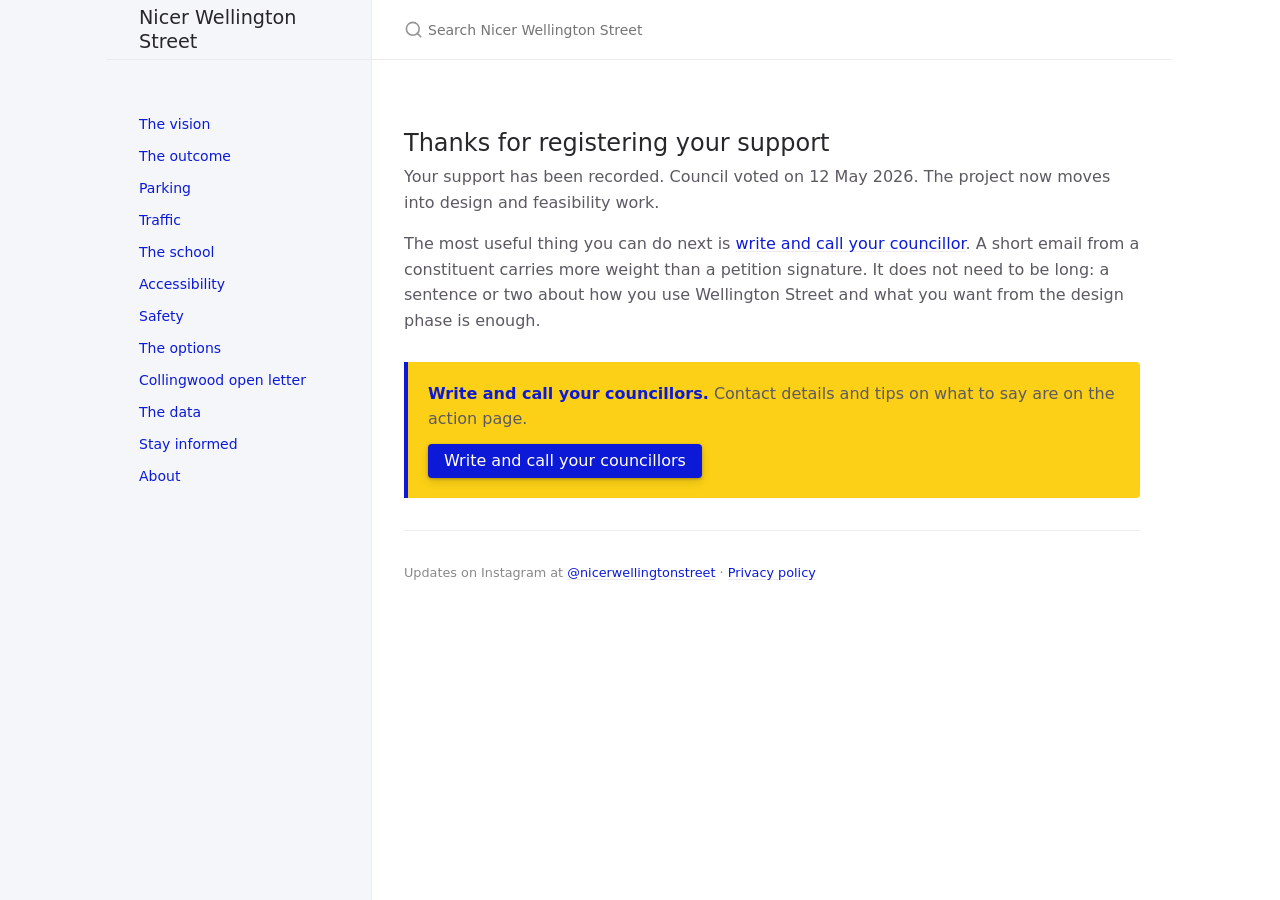
<file: thanks/index.html>
<!DOCTYPE html> <html lang="en-US"> <head> <meta charset="UTF-8"> <meta http-equiv="X-UA-Compatible" content="IE=Edge"> <link rel="stylesheet" href="/assets/css/just-the-docs-default.css"> <link rel="stylesheet" href="/assets/css/just-the-docs-head-nav.css" id="jtd-head-nav-stylesheet"> <style id="jtd-nav-activation"> .site-nav ul li a { background-image: none; } </style> <script async src="https://www.googletagmanager.com/gtag/js?id=G-J4YD6J9PZK"></script> <script> window.dataLayer = window.dataLayer || []; function gtag(){dataLayer.push(arguments);} gtag('js', new Date()); gtag('config', 'G-J4YD6J9PZK'); </script> <script src="/assets/js/vendor/lunr.min.js"></script> <script src="/assets/js/just-the-docs.js"></script> <meta name="viewport" content="width=device-width, initial-scale=1"> <link rel="apple-touch-icon" sizes="180x180" href="/assets/apple-touch-icon.png"> <link rel="icon" type="image/png" sizes="96x96" href="/assets/favicon-96x96.png"> <link rel="icon" type="image/png" sizes="32x32" href="/assets/favicon-32x32.png"> <link rel="icon" type="image/png" sizes="16x16" href="/assets/favicon-16x16.png"> <link rel="manifest" href="/site.webmanifest"> <title>Thanks for registering your support - Nicer Wellington Street</title> <meta property="og:title" content="Thanks for registering your support - Nicer Wellington Street" /> <meta property="twitter:title" content="Thanks for registering your support - Nicer Wellington Street" /> <!-- Begin Jekyll SEO tag v2.8.0 --> <meta name="generator" content="Jekyll v3.10.0" />  <meta property="og:locale" content="en_AU" /> <meta name="description" content="What Yarra Council’s Wellington Street proposals mean for Collingwood and Clifton Hill: parking, school safety, traffic, and street design." /> <meta property="og:description" content="What Yarra Council’s Wellington Street proposals mean for Collingwood and Clifton Hill: parking, school safety, traffic, and street design." /> <link rel="canonical" href="https://www.nicer-wellington-street.org/thanks/" /> <meta property="og:url" content="https://www.nicer-wellington-street.org/thanks/" /> <meta property="og:site_name" content="Nicer Wellington Street" /> <meta property="og:image" content="https://www.nicer-wellington-street.org/assets/images/og-image.jpg" /> <meta property="og:image:height" content="630" /> <meta property="og:image:width" content="1200" /> <meta property="og:type" content="website" /> <meta name="twitter:card" content="summary_large_image" /> <meta property="twitter:image" content="https://www.nicer-wellington-street.org/assets/images/og-image.jpg" />  <script type="application/ld+json"> {"@context":"https://schema.org","@type":"WebPage","description":"What Yarra Council’s Wellington Street proposals mean for Collingwood and Clifton Hill: parking, school safety, traffic, and street design.","headline":"Thanks for registering your support","image":{"width":1200,"height":630,"url":"https://www.nicer-wellington-street.org/assets/images/og-image.jpg","@type":"imageObject"},"url":"https://www.nicer-wellington-street.org/thanks/"}</script> <!-- End Jekyll SEO tag --> <style> /* just-the-docs sets 0.875rem (14px) on mobile; override to 16px for readability */ html { font-size: 1rem !important; } header .site-footer { display: none !important; } a { color: #0c1ad8; } a:visited { color: #0813c5; } a:hover { color: #0813c5; } .register-cta { background-color: #fbd016; border-left: 4px solid #0c1ad8; border-radius: 0 4px 4px 0; padding: 0.8em 1.25em; margin: 1.75em 0; } .register-cta p { margin: 0.4em 0; } .register-cta p:last-child { margin-top: 0.75em; margin-bottom: 0; } .register-cta strong { color: #0c1ad8; } .register-cta-instagram { font-size: 0.9em; } .btn-primary, .btn-primary:active, .btn-primary.selected { color: #0c1ad8 !important; background-color: #fbd016 !important; background-image: none !important; box-shadow: 0 1px 3px rgba(0,0,0,0.25), 0 4px 10px rgba(0,0,0,0.12); } .btn-primary:hover, .btn-primary.zeroclipboard-is-hover { color: #0c1ad8 !important; background-color: #e8c000 !important; background-image: none !important; } .register-cta .btn-primary, .register-cta .btn-primary:active, .register-cta .btn-primary.selected { color: #fff !important; background-color: #0c1ad8 !important; } .register-cta .btn-primary:hover, .register-cta .btn-primary.zeroclipboard-is-hover { color: #fff !important; background-color: #0813c5 !important; } .aux-nav-list-item a.site-button { height: auto !important; align-self: center; background-color: #fbd016 !important; background-image: none !important; color: #0c1ad8 !important; padding: 0.5em 1em !important; border-radius: 0 0 4px 4px; font-weight: 700; white-space: nowrap; box-shadow: 0 1px 3px rgba(0,0,0,0.25), 0 4px 10px rgba(0,0,0,0.12); } .aux-nav-list-item a.site-button:hover { background-color: #e8c000 !important; background-image: none !important; color: #0c1ad8 !important; text-decoration: none !important; } .key-points { margin: 1.25em 0; } .key-points li { padding: 0.25em 0; font-size: 1.05em; font-weight: 600; list-style-type: none; } .key-points li::before { content: "" !important; display: none !important; } .key-points li::marker { content: "\2714\0020"; color: #0c1ad8; } @media (min-width: 50rem) { .aux-nav { padding-right: 2rem !important; } } .voices { margin: 1.75em 0; } .voices h3 { font-size: 1em; font-weight: 600; color: #555; margin: 0 0 0.75em 0; text-transform: uppercase; letter-spacing: 0.04em; } .voice { margin: 0 0 1em 0; border-left: 3px solid #ddd; padding: 0.5em 0.85em; font-style: italic; } .voice p { margin: 0 0 0.4em 0; } .voice p:last-of-type { margin-bottom: 0; } .voice footer { margin-top: 0.5em; font-style: normal; } .voice cite { font-size: 0.85em; color: #888; } .voice cite::before { content: "— "; } .call-qrs { display: none; } @media (min-width: 50rem) { .call-qrs { display: block; margin: 1em 0 1.5em 0; } .call-qrs p { font-size: 0.85em; color: #555; margin: 0 0 0.6em 0; } .call-qrs-images { display: flex; flex-wrap: wrap; gap: 1.5em; } .call-qr-item { display: flex; flex-direction: column; } .call-qr-item p { font-size: 0.85em; color: #333; margin: 0 0 0.35em 0; line-height: 1.3; } .call-qrs-images img { width: 160px; height: auto; display: block; } } .support-split { display: flex; flex-direction: column-reverse; gap: 1.5em; margin: 1.5em 0; } .support-split-content p { margin: 0 0 0.75em 0; } .support-split-content p:last-child { margin-bottom: 0; } .support-split-instagram { font-size: 0.9em; color: #555; margin: 0.75em 0 0 0; text-align: center; } @media (min-width: 50rem) { .support-split { flex-direction: row; align-items: flex-start; } .support-split-form { flex: 0 0 340px; } .support-split-content { flex: 1; } } .ml-form-embedContent h4 { font-size: 30px !important; } .site-title { font-size: 1.2rem !important; } </style> <!-- Meta Pixel Code --> <script> !function(f,b,e,v,n,t,s) {if(f.fbq)return;n=f.fbq=function(){n.callMethod? n.callMethod.apply(n,arguments):n.queue.push(arguments)}; if(!f._fbq)f._fbq=n;n.push=n;n.loaded=!0;n.version='2.0'; n.queue=[];t=b.createElement(e);t.async=!0; t.src=v;s=b.getElementsByTagName(e)[0]; s.parentNode.insertBefore(t,s)}(window, document,'script', 'https://connect.facebook.net/en_US/fbevents.js'); fbq('init', '1318304476833039'); fbq('track', 'PageView'); </script> <noscript><img height="1" width="1" style="display:none" src="https://www.facebook.com/tr?id=1318304476833039&ev=PageView&noscript=1" /></noscript> <!-- End Meta Pixel Code --> <!-- MailerLite Universal --> <script> (function(w,d,e,u,f,l,n){w[f]=w[f]||function(){(w[f].q=w[f].q||[]) .push(arguments);},l=d.createElement(e),l.async=1,l.src=u, n=d.getElementsByTagName(e)[0],n.parentNode.insertBefore(l,n);}) (window,document,'script','https://assets.mailerlite.com/js/universal.js','ml'); window.__mlStub = window.ml; ml('account', '2239240'); </script> <!-- End MailerLite Universal --> <style> .ml-load-banner { position: fixed; top: 0; left: 0; right: 0; z-index: 10000; background-color: #f9f9f9; border-left: 4px solid #0c1ad8; box-shadow: 0 2px 6px rgba(0, 0, 0, 0.12); padding: 0.75em 1em; display: flex; align-items: center; gap: 0.75em; font-size: 0.95rem; line-height: 1.35; } .ml-load-banner-text { flex: 1; color: #222; } .ml-load-banner-text strong { color: #0c1ad8; } .ml-load-banner-copy { flex: 0 0 auto; background-color: #fbd016; color: #0c1ad8; border: none; border-radius: 3px; padding: 0.4em 0.85em; font-weight: 700; font-size: 0.9rem; cursor: pointer; box-shadow: 0 1px 3px rgba(0, 0, 0, 0.2); } .ml-load-banner-copy:hover { background-color: #e8c000; } .ml-load-banner-dismiss { flex: 0 0 auto; background: transparent; border: none; color: #555; font-size: 1.4rem; line-height: 1; padding: 0 0.25em; cursor: pointer; } .ml-load-banner-dismiss:hover { color: #000; } @media (max-width: 30rem) { .ml-load-banner { font-size: 0.88rem; padding: 0.6em 0.75em; gap: 0.5em; } } </style> <template id="ml-load-banner-template"> <div class="ml-load-banner" role="status"> <div class="ml-load-banner-text"> <strong>Our signup form didn't load.</strong> This is usually caused by a VPN, Instagram's browser, or an ad blocker. </div> <button type="button" class="ml-load-banner-copy" aria-live="polite">Copy link</button> <button type="button" class="ml-load-banner-dismiss" aria-label="Dismiss">&times;</button> </div> </template> <script> (function () { var DISMISS_KEY = 'mlBannerDismissed'; var TIMEOUT_MS = 3000; function alreadyDismissed() { try { return window.sessionStorage.getItem(DISMISS_KEY) === '1'; } catch (e) { return false; } } function markDismissed() { try { window.sessionStorage.setItem(DISMISS_KEY, '1'); } catch (e) { /* sessionStorage unavailable; dismissal won't persist, which is acceptable. */ } } function mlFailedToLoad() { /* If we never got a chance to stash the stub, treat as not-failed. */ if (typeof window.__mlStub !== 'function') return false; return window.ml === window.__mlStub; } function showBanner() { if (alreadyDismissed()) return; var tpl = document.getElementById('ml-load-banner-template'); if (!tpl) return; var node = tpl.content.firstElementChild.cloneNode(true); var copyBtn = node.querySelector('.ml-load-banner-copy'); copyBtn.addEventListener('click', function () { var url = window.location.href; var showCopied = function () { copyBtn.textContent = 'Copied'; setTimeout(function () { copyBtn.textContent = 'Copy link'; }, 2000); }; var showFailed = function () { copyBtn.textContent = 'Press & hold to copy'; setTimeout(function () { copyBtn.textContent = 'Copy link'; }, 3000); }; if (navigator.clipboard && navigator.clipboard.writeText) { navigator.clipboard.writeText(url).then(showCopied, showFailed); } else { showFailed(); } }); var dismissBtn = node.querySelector('.ml-load-banner-dismiss'); dismissBtn.addEventListener('click', function () { markDismissed(); if (node.parentNode) node.parentNode.removeChild(node); }); document.body.appendChild(node); } function check() { if (mlFailedToLoad()) showBanner(); } if (document.readyState === 'complete') { setTimeout(check, TIMEOUT_MS); } else { window.addEventListener('load', function () { setTimeout(check, TIMEOUT_MS); }); } })(); </script> </head> <body> <a class="skip-to-main" href="#main-content">Skip to main content</a> <svg xmlns="http://www.w3.org/2000/svg" class="d-none"> <symbol id="svg-link" viewBox="0 0 24 24"> <title>Link</title> <svg xmlns="http://www.w3.org/2000/svg" width="24" height="24" viewBox="0 0 24 24" fill="none" stroke="currentColor" stroke-width="2" stroke-linecap="round" stroke-linejoin="round" class="feather feather-link"> <path d="M10 13a5 5 0 0 0 7.54.54l3-3a5 5 0 0 0-7.07-7.07l-1.72 1.71"></path><path d="M14 11a5 5 0 0 0-7.54-.54l-3 3a5 5 0 0 0 7.07 7.07l1.71-1.71"></path> </svg> </symbol> <symbol id="svg-menu" viewBox="0 0 24 24"> <title>Menu</title> <svg xmlns="http://www.w3.org/2000/svg" width="24" height="24" viewBox="0 0 24 24" fill="none" stroke="currentColor" stroke-width="2" stroke-linecap="round" stroke-linejoin="round" class="feather feather-menu"> <line x1="3" y1="12" x2="21" y2="12"></line><line x1="3" y1="6" x2="21" y2="6"></line><line x1="3" y1="18" x2="21" y2="18"></line> </svg> </symbol> <symbol id="svg-arrow-right" viewBox="0 0 24 24"> <title>Expand</title> <svg xmlns="http://www.w3.org/2000/svg" width="24" height="24" viewBox="0 0 24 24" fill="none" stroke="currentColor" stroke-width="2" stroke-linecap="round" stroke-linejoin="round" class="feather feather-chevron-right"> <polyline points="9 18 15 12 9 6"></polyline> </svg> </symbol> <!-- Feather. MIT License: https://github.com/feathericons/feather/blob/master/LICENSE --> <symbol id="svg-external-link" width="24" height="24" viewBox="0 0 24 24" fill="none" stroke="currentColor" stroke-width="2" stroke-linecap="round" stroke-linejoin="round" class="feather feather-external-link"> <title id="svg-external-link-title">(external link)</title> <path d="M18 13v6a2 2 0 0 1-2 2H5a2 2 0 0 1-2-2V8a2 2 0 0 1 2-2h6"></path><polyline points="15 3 21 3 21 9"></polyline><line x1="10" y1="14" x2="21" y2="3"></line> </symbol> <symbol id="svg-doc" viewBox="0 0 24 24"> <title>Document</title> <svg xmlns="http://www.w3.org/2000/svg" width="24" height="24" viewBox="0 0 24 24" fill="none" stroke="currentColor" stroke-width="2" stroke-linecap="round" stroke-linejoin="round" class="feather feather-file"> <path d="M13 2H6a2 2 0 0 0-2 2v16a2 2 0 0 0 2 2h12a2 2 0 0 0 2-2V9z"></path><polyline points="13 2 13 9 20 9"></polyline> </svg> </symbol> <symbol id="svg-search" viewBox="0 0 24 24"> <title>Search</title> <svg xmlns="http://www.w3.org/2000/svg" width="24" height="24" viewBox="0 0 24 24" fill="none" stroke="currentColor" stroke-width="2" stroke-linecap="round" stroke-linejoin="round" class="feather feather-search"> <circle cx="11" cy="11" r="8"></circle><line x1="21" y1="21" x2="16.65" y2="16.65"></line> </svg> </symbol> <!-- Bootstrap Icons. MIT License: https://github.com/twbs/icons/blob/main/LICENSE.md --> <symbol id="svg-copy" viewBox="0 0 16 16"> <title>Copy</title> <svg xmlns="http://www.w3.org/2000/svg" width="16" height="16" fill="currentColor" class="bi bi-clipboard" viewBox="0 0 16 16"> <path d="M4 1.5H3a2 2 0 0 0-2 2V14a2 2 0 0 0 2 2h10a2 2 0 0 0 2-2V3.5a2 2 0 0 0-2-2h-1v1h1a1 1 0 0 1 1 1V14a1 1 0 0 1-1 1H3a1 1 0 0 1-1-1V3.5a1 1 0 0 1 1-1h1v-1z"/> <path d="M9.5 1a.5.5 0 0 1 .5.5v1a.5.5 0 0 1-.5.5h-3a.5.5 0 0 1-.5-.5v-1a.5.5 0 0 1 .5-.5h3zm-3-1A1.5 1.5 0 0 0 5 1.5v1A1.5 1.5 0 0 0 6.5 4h3A1.5 1.5 0 0 0 11 2.5v-1A1.5 1.5 0 0 0 9.5 0h-3z"/> </svg> </symbol> <symbol id="svg-copied" viewBox="0 0 16 16"> <title>Copied</title> <svg xmlns="http://www.w3.org/2000/svg" width="16" height="16" fill="currentColor" class="bi bi-clipboard-check-fill" viewBox="0 0 16 16"> <path d="M6.5 0A1.5 1.5 0 0 0 5 1.5v1A1.5 1.5 0 0 0 6.5 4h3A1.5 1.5 0 0 0 11 2.5v-1A1.5 1.5 0 0 0 9.5 0h-3Zm3 1a.5.5 0 0 1 .5.5v1a.5.5 0 0 1-.5.5h-3a.5.5 0 0 1-.5-.5v-1a.5.5 0 0 1 .5-.5h3Z"/> <path d="M4 1.5H3a2 2 0 0 0-2 2V14a2 2 0 0 0 2 2h10a2 2 0 0 0 2-2V3.5a2 2 0 0 0-2-2h-1v1A2.5 2.5 0 0 1 9.5 5h-3A2.5 2.5 0 0 1 4 2.5v-1Zm6.854 7.354-3 3a.5.5 0 0 1-.708 0l-1.5-1.5a.5.5 0 0 1 .708-.708L7.5 10.793l2.646-2.647a.5.5 0 0 1 .708.708Z"/> </svg> </symbol> </svg> <header class="side-bar"> <div class="site-header"> <a href="/" class="site-title lh-tight"> Nicer Wellington Street </a> <button id="menu-button" class="site-button btn-reset" aria-label="Menu" aria-expanded="false"> <svg viewBox="0 0 24 24" class="icon" aria-hidden="true"><use xlink:href="#svg-menu"></use></svg> </button> </div> <nav aria-label="Main" id="site-nav" class="site-nav"> <ul class="nav-list"><li class="nav-list-item"><a href="/" class="nav-list-link">The vision</a></li><li class="nav-list-item"><a href="/decision/" class="nav-list-link">The outcome</a></li><li class="nav-list-item"><a href="/parking/" class="nav-list-link">Parking</a></li><li class="nav-list-item"><a href="/traffic/" class="nav-list-link">Traffic</a></li><li class="nav-list-item"><a href="/school/" class="nav-list-link">The school</a></li><li class="nav-list-item"><a href="/access/" class="nav-list-link">Accessibility</a></li><li class="nav-list-item"><a href="/safety/" class="nav-list-link">Safety</a></li><li class="nav-list-item"><a href="/options/" class="nav-list-link">The options</a></li><li class="nav-list-item"><a href="/collingwood/" class="nav-list-link">Collingwood open letter</a></li><li class="nav-list-item"><a href="/data/" class="nav-list-link">The data</a></li><li class="nav-list-item"><a href="/action/" class="nav-list-link">Stay informed</a></li><li class="nav-list-item"><a href="/about/" class="nav-list-link">About</a></li></ul> </nav> <div class="d-md-block d-none site-footer"> This site uses <a href="https://github.com/just-the-docs/just-the-docs">Just the Docs</a>, a documentation theme for Jekyll. </div> </header> <div class="main" id="top"> <div id="main-header" class="main-header"> <div class="search" role="search"> <div class="search-input-wrap"> <input type="text" id="search-input" class="search-input" tabindex="0" placeholder="Search Nicer Wellington Street" autocomplete="off"> <label for="search-input" class="search-label"> <span class="sr-only">Search Nicer Wellington Street</span> <svg viewBox="0 0 24 24" class="search-icon" aria-hidden="true"><use xlink:href="#svg-search"></use></svg> </label> </div> <div id="search-results" class="search-results"></div> </div> </div> <div class="main-content-wrap"> <div id="main-content" class="main-content"> <main> <meta name="robots" content="noindex" /> <script>if (window.fbq) { fbq('track', 'Lead'); }</script> <h2 id="thanks-for-registering-your-support"> <a href="#thanks-for-registering-your-support" class="anchor-heading" aria-labelledby="thanks-for-registering-your-support"><svg viewBox="0 0 16 16" aria-hidden="true"><use xlink:href="#svg-link"></use></svg></a> Thanks for registering your support </h2> <p>Your support has been recorded. Council voted on 12 May 2026. The project now moves into design and feasibility work.</p> <p>The most useful thing you can do next is <a href="/action/#write-and-call-councillors">write and call your councillor</a>. A short email from a constituent carries more weight than a petition signature. It does not need to be long: a sentence or two about how you use Wellington Street and what you want from the design phase is enough.</p> <div class="register-cta"> <p><strong>Write and call your councillors.</strong> Contact details and tips on what to say are on the action page.</p> <p><a class="btn btn-primary" href="/action/#write-and-call-councillors">Write and call your councillors</a></p> </div> </main> <hr> <footer> <p style="font-size: 0.8em; color: #888; margin-top: 1.5em;">Updates on Instagram at <a href="https://www.instagram.com/nicerwellingtonstreet">@nicerwellingtonstreet</a> &middot; <a href="/privacy/">Privacy policy</a></p> <script> document.addEventListener('DOMContentLoaded', function () { document.querySelectorAll('a[href^="http"]').forEach(function (link) { if (link.hostname !== window.location.hostname) { link.setAttribute('target', '_blank'); link.setAttribute('rel', 'noopener noreferrer'); } }); }); </script> <div class="d-md-none mt-4 fs-2"> This site uses <a href="https://github.com/just-the-docs/just-the-docs">Just the Docs</a>, a documentation theme for Jekyll. </div> </footer> </div> </div> <div class="search-overlay"></div> </div> </body> </html>
</file>
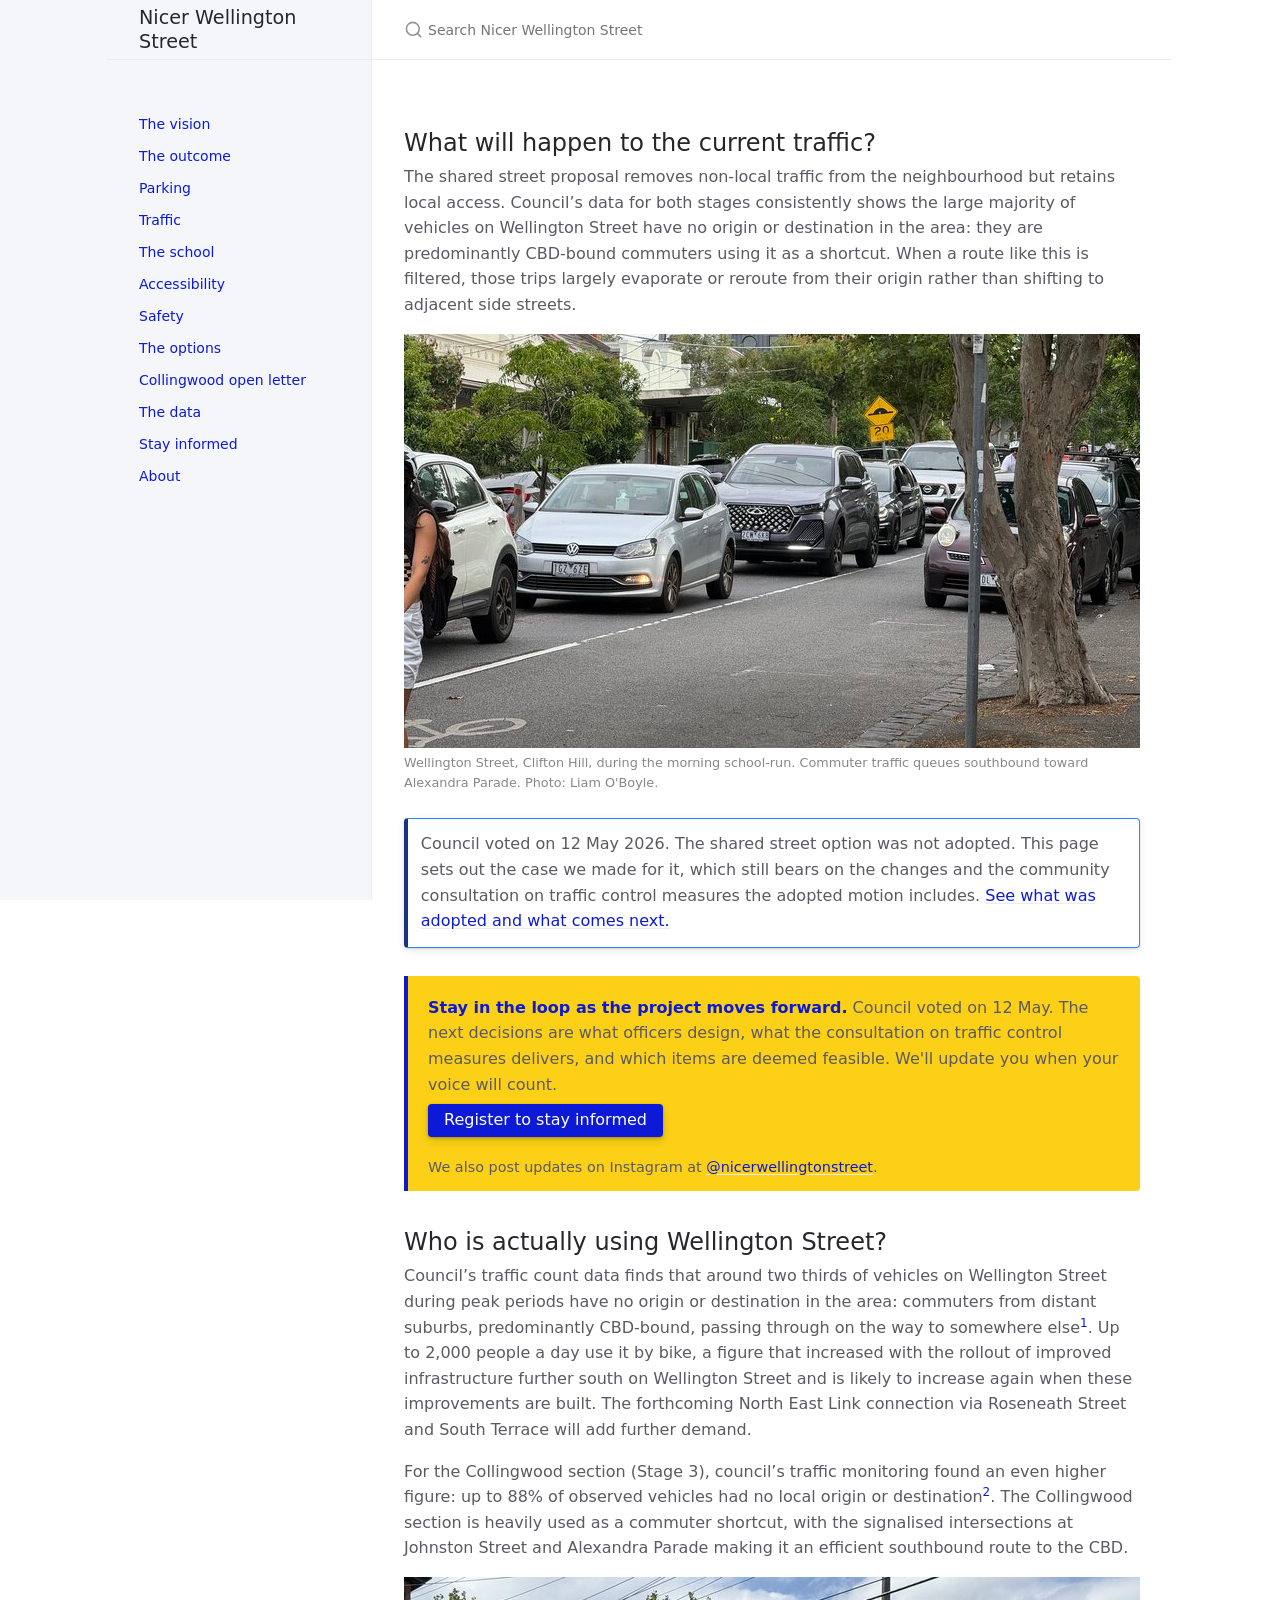
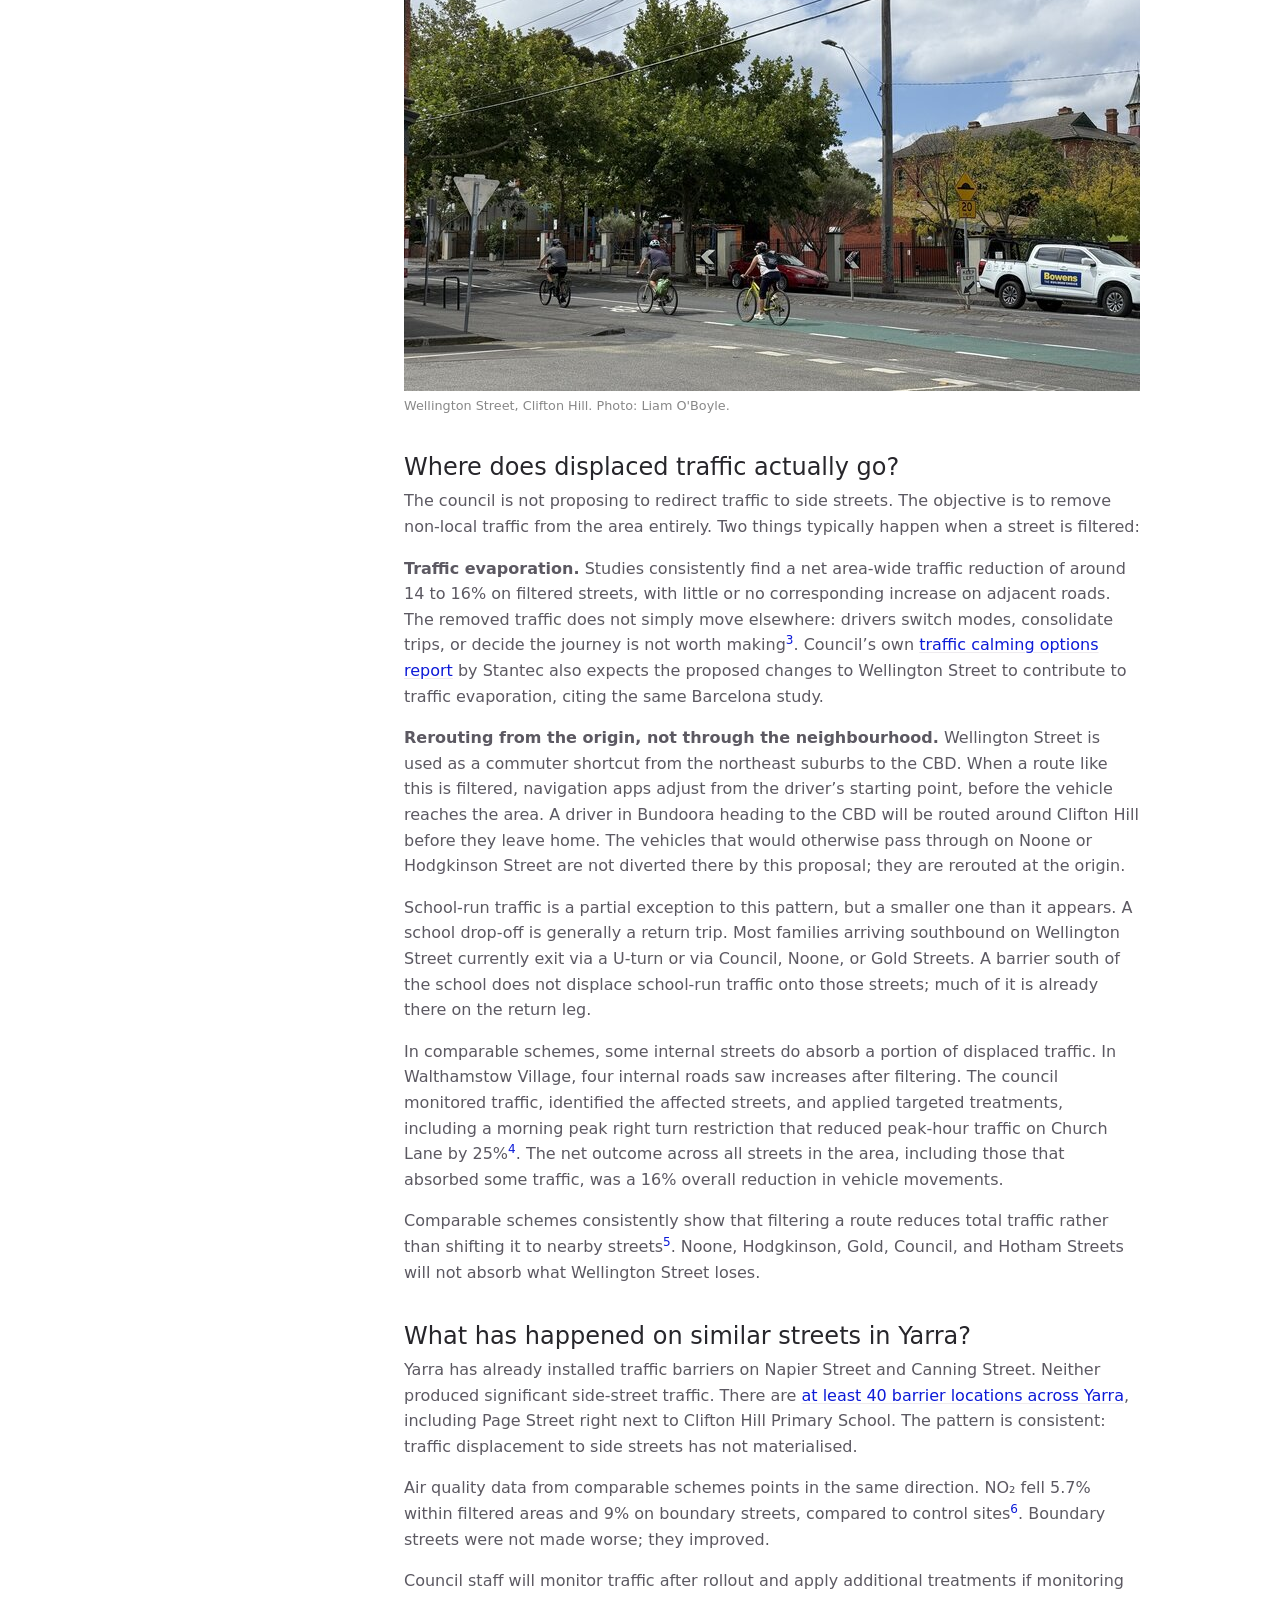
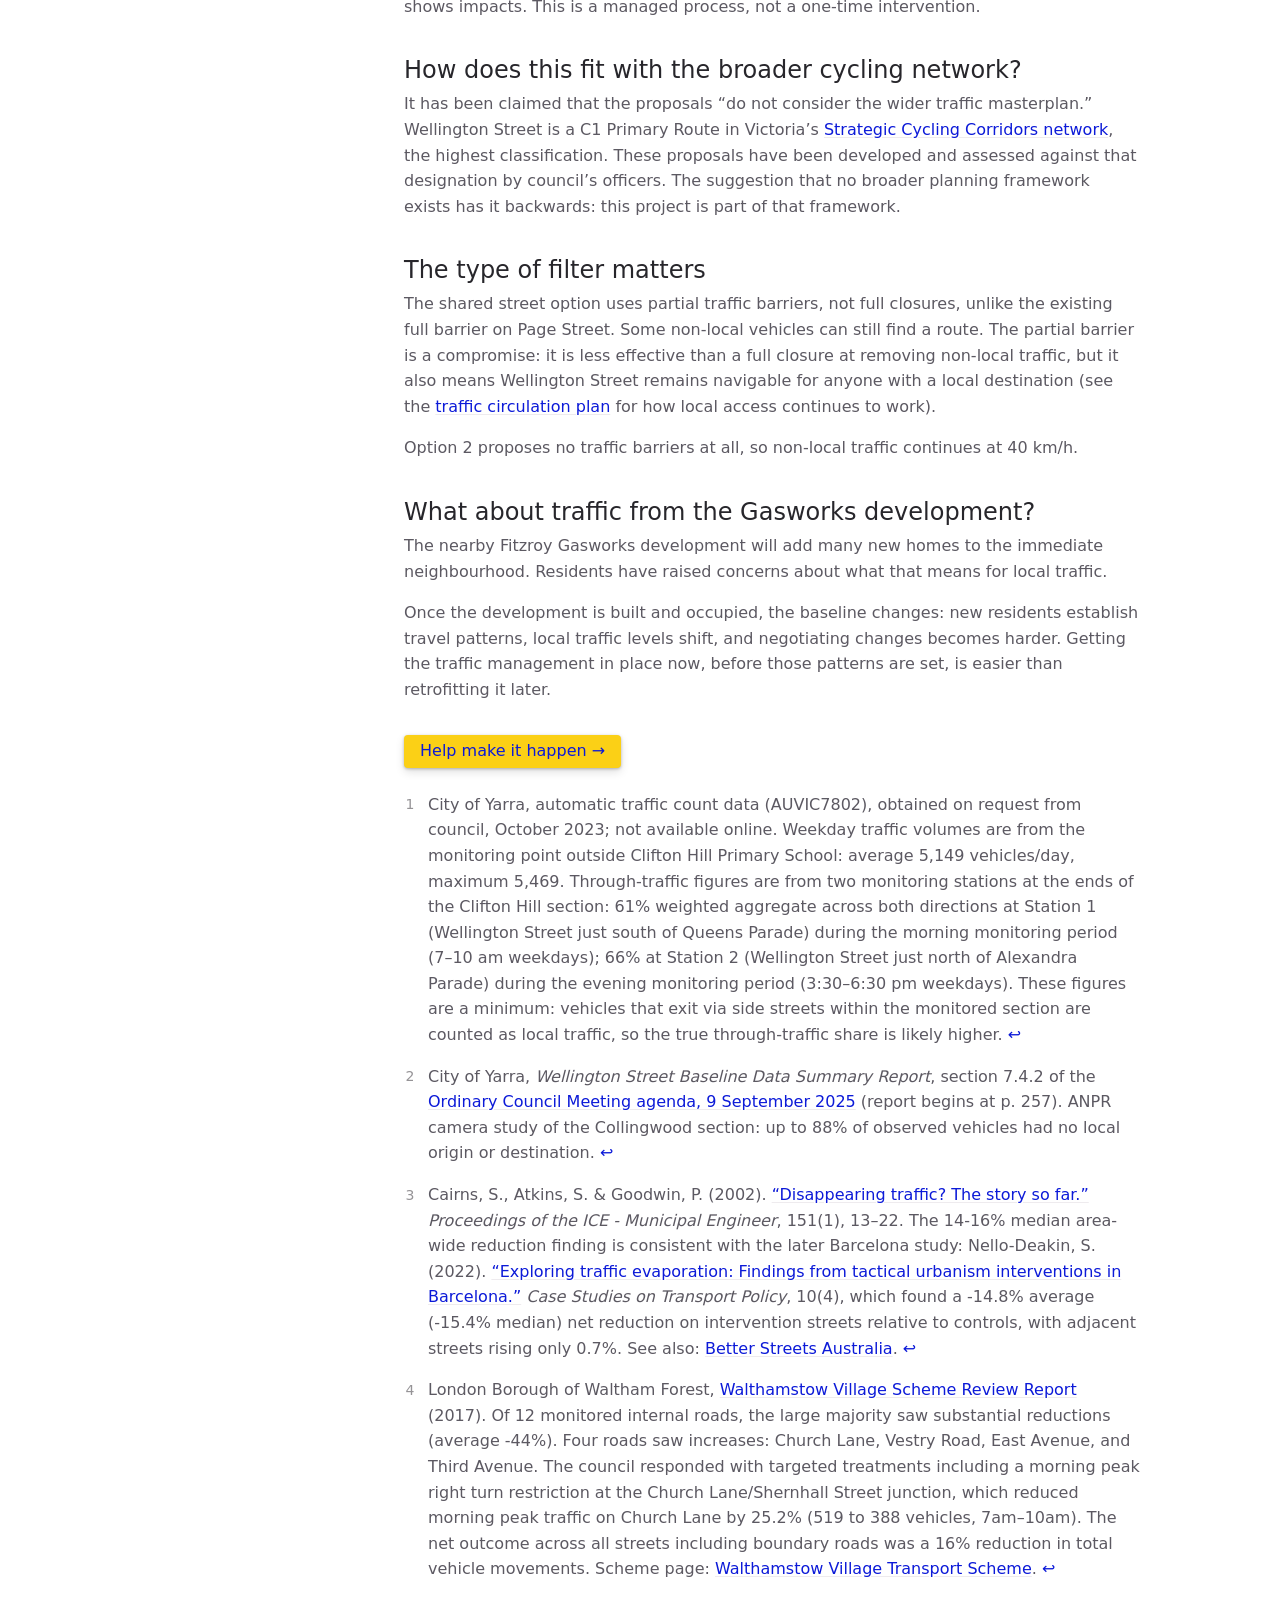
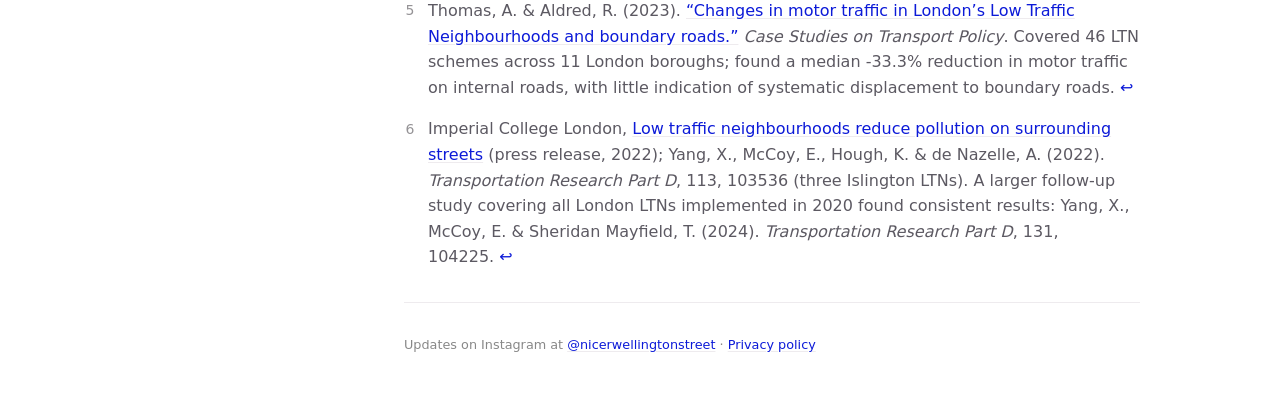
<file: traffic/index.html>
<!DOCTYPE html> <html lang="en-US"> <head> <meta charset="UTF-8"> <meta http-equiv="X-UA-Compatible" content="IE=Edge"> <link rel="stylesheet" href="/assets/css/just-the-docs-default.css"> <link rel="stylesheet" href="/assets/css/just-the-docs-head-nav.css" id="jtd-head-nav-stylesheet"> <style id="jtd-nav-activation"> .site-nav > ul.nav-list:first-child > li:not(:nth-child(4)) > a, .site-nav > ul.nav-list:first-child > li > ul > li a { background-image: none; } .site-nav > ul.nav-list:not(:first-child) a, .site-nav li.external a { background-image: none; } .site-nav > ul.nav-list:first-child > li:nth-child(4) > a { font-weight: 600; text-decoration: none; }.site-nav > ul.nav-list:first-child > li:nth-child(4) > button svg { transform: rotate(-90deg); }.site-nav > ul.nav-list:first-child > li.nav-list-item:nth-child(4) > ul.nav-list { display: block; } </style> <script async src="https://www.googletagmanager.com/gtag/js?id=G-J4YD6J9PZK"></script> <script> window.dataLayer = window.dataLayer || []; function gtag(){dataLayer.push(arguments);} gtag('js', new Date()); gtag('config', 'G-J4YD6J9PZK'); </script> <script src="/assets/js/vendor/lunr.min.js"></script> <script src="/assets/js/just-the-docs.js"></script> <meta name="viewport" content="width=device-width, initial-scale=1"> <link rel="apple-touch-icon" sizes="180x180" href="/assets/apple-touch-icon.png"> <link rel="icon" type="image/png" sizes="96x96" href="/assets/favicon-96x96.png"> <link rel="icon" type="image/png" sizes="32x32" href="/assets/favicon-32x32.png"> <link rel="icon" type="image/png" sizes="16x16" href="/assets/favicon-16x16.png"> <link rel="manifest" href="/site.webmanifest"> <title>Traffic - Nicer Wellington Street</title> <meta property="og:title" content="Traffic - Nicer Wellington Street" /> <meta property="twitter:title" content="Traffic - Nicer Wellington Street" /> <!-- Begin Jekyll SEO tag v2.8.0 --> <meta name="generator" content="Jekyll v3.10.0" />  <meta property="og:locale" content="en_AU" /> <meta name="description" content="Traffic won’t be diverted into local streets. The proposal removes non-local through-traffic from the neighbourhood. Council’s data shows the large majority of vehicles on Wellington Street in both Collingwood and Clifton Hill have no local origin or destination; when a route like this is filtered, most of those trips reroute or disappear entirely." /> <meta property="og:description" content="Traffic won’t be diverted into local streets. The proposal removes non-local through-traffic from the neighbourhood. Council’s data shows the large majority of vehicles on Wellington Street in both Collingwood and Clifton Hill have no local origin or destination; when a route like this is filtered, most of those trips reroute or disappear entirely." /> <link rel="canonical" href="https://www.nicer-wellington-street.org/traffic/" /> <meta property="og:url" content="https://www.nicer-wellington-street.org/traffic/" /> <meta property="og:site_name" content="Nicer Wellington Street" /> <meta property="og:image" content="https://www.nicer-wellington-street.org/assets/images/wellingon-street-traffic-og.jpg" /> <meta property="og:image:height" content="630" /> <meta property="og:image:width" content="1200" /> <meta property="og:type" content="website" /> <meta name="twitter:card" content="summary_large_image" /> <meta property="twitter:image" content="https://www.nicer-wellington-street.org/assets/images/wellingon-street-traffic-og.jpg" />  <script type="application/ld+json"> {"@context":"https://schema.org","@type":"WebPage","description":"Traffic won’t be diverted into local streets. The proposal removes non-local through-traffic from the neighbourhood. Council’s data shows the large majority of vehicles on Wellington Street in both Collingwood and Clifton Hill have no local origin or destination; when a route like this is filtered, most of those trips reroute or disappear entirely.","headline":"Traffic","image":{"width":1200,"height":630,"url":"https://www.nicer-wellington-street.org/assets/images/wellingon-street-traffic-og.jpg","@type":"imageObject"},"url":"https://www.nicer-wellington-street.org/traffic/"}</script> <!-- End Jekyll SEO tag --> <style> /* just-the-docs sets 0.875rem (14px) on mobile; override to 16px for readability */ html { font-size: 1rem !important; } header .site-footer { display: none !important; } a { color: #0c1ad8; } a:visited { color: #0813c5; } a:hover { color: #0813c5; } .register-cta { background-color: #fbd016; border-left: 4px solid #0c1ad8; border-radius: 0 4px 4px 0; padding: 0.8em 1.25em; margin: 1.75em 0; } .register-cta p { margin: 0.4em 0; } .register-cta p:last-child { margin-top: 0.75em; margin-bottom: 0; } .register-cta strong { color: #0c1ad8; } .register-cta-instagram { font-size: 0.9em; } .btn-primary, .btn-primary:active, .btn-primary.selected { color: #0c1ad8 !important; background-color: #fbd016 !important; background-image: none !important; box-shadow: 0 1px 3px rgba(0,0,0,0.25), 0 4px 10px rgba(0,0,0,0.12); } .btn-primary:hover, .btn-primary.zeroclipboard-is-hover { color: #0c1ad8 !important; background-color: #e8c000 !important; background-image: none !important; } .register-cta .btn-primary, .register-cta .btn-primary:active, .register-cta .btn-primary.selected { color: #fff !important; background-color: #0c1ad8 !important; } .register-cta .btn-primary:hover, .register-cta .btn-primary.zeroclipboard-is-hover { color: #fff !important; background-color: #0813c5 !important; } .aux-nav-list-item a.site-button { height: auto !important; align-self: center; background-color: #fbd016 !important; background-image: none !important; color: #0c1ad8 !important; padding: 0.5em 1em !important; border-radius: 0 0 4px 4px; font-weight: 700; white-space: nowrap; box-shadow: 0 1px 3px rgba(0,0,0,0.25), 0 4px 10px rgba(0,0,0,0.12); } .aux-nav-list-item a.site-button:hover { background-color: #e8c000 !important; background-image: none !important; color: #0c1ad8 !important; text-decoration: none !important; } .key-points { margin: 1.25em 0; } .key-points li { padding: 0.25em 0; font-size: 1.05em; font-weight: 600; list-style-type: none; } .key-points li::before { content: "" !important; display: none !important; } .key-points li::marker { content: "\2714\0020"; color: #0c1ad8; } @media (min-width: 50rem) { .aux-nav { padding-right: 2rem !important; } } .voices { margin: 1.75em 0; } .voices h3 { font-size: 1em; font-weight: 600; color: #555; margin: 0 0 0.75em 0; text-transform: uppercase; letter-spacing: 0.04em; } .voice { margin: 0 0 1em 0; border-left: 3px solid #ddd; padding: 0.5em 0.85em; font-style: italic; } .voice p { margin: 0 0 0.4em 0; } .voice p:last-of-type { margin-bottom: 0; } .voice footer { margin-top: 0.5em; font-style: normal; } .voice cite { font-size: 0.85em; color: #888; } .voice cite::before { content: "— "; } .call-qrs { display: none; } @media (min-width: 50rem) { .call-qrs { display: block; margin: 1em 0 1.5em 0; } .call-qrs p { font-size: 0.85em; color: #555; margin: 0 0 0.6em 0; } .call-qrs-images { display: flex; flex-wrap: wrap; gap: 1.5em; } .call-qr-item { display: flex; flex-direction: column; } .call-qr-item p { font-size: 0.85em; color: #333; margin: 0 0 0.35em 0; line-height: 1.3; } .call-qrs-images img { width: 160px; height: auto; display: block; } } .support-split { display: flex; flex-direction: column-reverse; gap: 1.5em; margin: 1.5em 0; } .support-split-content p { margin: 0 0 0.75em 0; } .support-split-content p:last-child { margin-bottom: 0; } .support-split-instagram { font-size: 0.9em; color: #555; margin: 0.75em 0 0 0; text-align: center; } @media (min-width: 50rem) { .support-split { flex-direction: row; align-items: flex-start; } .support-split-form { flex: 0 0 340px; } .support-split-content { flex: 1; } } .ml-form-embedContent h4 { font-size: 30px !important; } .site-title { font-size: 1.2rem !important; } </style> <!-- Meta Pixel Code --> <script> !function(f,b,e,v,n,t,s) {if(f.fbq)return;n=f.fbq=function(){n.callMethod? n.callMethod.apply(n,arguments):n.queue.push(arguments)}; if(!f._fbq)f._fbq=n;n.push=n;n.loaded=!0;n.version='2.0'; n.queue=[];t=b.createElement(e);t.async=!0; t.src=v;s=b.getElementsByTagName(e)[0]; s.parentNode.insertBefore(t,s)}(window, document,'script', 'https://connect.facebook.net/en_US/fbevents.js'); fbq('init', '1318304476833039'); fbq('track', 'PageView'); </script> <noscript><img height="1" width="1" style="display:none" src="https://www.facebook.com/tr?id=1318304476833039&ev=PageView&noscript=1" /></noscript> <!-- End Meta Pixel Code --> <!-- MailerLite Universal --> <script> (function(w,d,e,u,f,l,n){w[f]=w[f]||function(){(w[f].q=w[f].q||[]) .push(arguments);},l=d.createElement(e),l.async=1,l.src=u, n=d.getElementsByTagName(e)[0],n.parentNode.insertBefore(l,n);}) (window,document,'script','https://assets.mailerlite.com/js/universal.js','ml'); window.__mlStub = window.ml; ml('account', '2239240'); </script> <!-- End MailerLite Universal --> <style> .ml-load-banner { position: fixed; top: 0; left: 0; right: 0; z-index: 10000; background-color: #f9f9f9; border-left: 4px solid #0c1ad8; box-shadow: 0 2px 6px rgba(0, 0, 0, 0.12); padding: 0.75em 1em; display: flex; align-items: center; gap: 0.75em; font-size: 0.95rem; line-height: 1.35; } .ml-load-banner-text { flex: 1; color: #222; } .ml-load-banner-text strong { color: #0c1ad8; } .ml-load-banner-copy { flex: 0 0 auto; background-color: #fbd016; color: #0c1ad8; border: none; border-radius: 3px; padding: 0.4em 0.85em; font-weight: 700; font-size: 0.9rem; cursor: pointer; box-shadow: 0 1px 3px rgba(0, 0, 0, 0.2); } .ml-load-banner-copy:hover { background-color: #e8c000; } .ml-load-banner-dismiss { flex: 0 0 auto; background: transparent; border: none; color: #555; font-size: 1.4rem; line-height: 1; padding: 0 0.25em; cursor: pointer; } .ml-load-banner-dismiss:hover { color: #000; } @media (max-width: 30rem) { .ml-load-banner { font-size: 0.88rem; padding: 0.6em 0.75em; gap: 0.5em; } } </style> <template id="ml-load-banner-template"> <div class="ml-load-banner" role="status"> <div class="ml-load-banner-text"> <strong>Our signup form didn't load.</strong> This is usually caused by a VPN, Instagram's browser, or an ad blocker. </div> <button type="button" class="ml-load-banner-copy" aria-live="polite">Copy link</button> <button type="button" class="ml-load-banner-dismiss" aria-label="Dismiss">&times;</button> </div> </template> <script> (function () { var DISMISS_KEY = 'mlBannerDismissed'; var TIMEOUT_MS = 3000; function alreadyDismissed() { try { return window.sessionStorage.getItem(DISMISS_KEY) === '1'; } catch (e) { return false; } } function markDismissed() { try { window.sessionStorage.setItem(DISMISS_KEY, '1'); } catch (e) { /* sessionStorage unavailable; dismissal won't persist, which is acceptable. */ } } function mlFailedToLoad() { /* If we never got a chance to stash the stub, treat as not-failed. */ if (typeof window.__mlStub !== 'function') return false; return window.ml === window.__mlStub; } function showBanner() { if (alreadyDismissed()) return; var tpl = document.getElementById('ml-load-banner-template'); if (!tpl) return; var node = tpl.content.firstElementChild.cloneNode(true); var copyBtn = node.querySelector('.ml-load-banner-copy'); copyBtn.addEventListener('click', function () { var url = window.location.href; var showCopied = function () { copyBtn.textContent = 'Copied'; setTimeout(function () { copyBtn.textContent = 'Copy link'; }, 2000); }; var showFailed = function () { copyBtn.textContent = 'Press & hold to copy'; setTimeout(function () { copyBtn.textContent = 'Copy link'; }, 3000); }; if (navigator.clipboard && navigator.clipboard.writeText) { navigator.clipboard.writeText(url).then(showCopied, showFailed); } else { showFailed(); } }); var dismissBtn = node.querySelector('.ml-load-banner-dismiss'); dismissBtn.addEventListener('click', function () { markDismissed(); if (node.parentNode) node.parentNode.removeChild(node); }); document.body.appendChild(node); } function check() { if (mlFailedToLoad()) showBanner(); } if (document.readyState === 'complete') { setTimeout(check, TIMEOUT_MS); } else { window.addEventListener('load', function () { setTimeout(check, TIMEOUT_MS); }); } })(); </script> </head> <body> <a class="skip-to-main" href="#main-content">Skip to main content</a> <svg xmlns="http://www.w3.org/2000/svg" class="d-none"> <symbol id="svg-link" viewBox="0 0 24 24"> <title>Link</title> <svg xmlns="http://www.w3.org/2000/svg" width="24" height="24" viewBox="0 0 24 24" fill="none" stroke="currentColor" stroke-width="2" stroke-linecap="round" stroke-linejoin="round" class="feather feather-link"> <path d="M10 13a5 5 0 0 0 7.54.54l3-3a5 5 0 0 0-7.07-7.07l-1.72 1.71"></path><path d="M14 11a5 5 0 0 0-7.54-.54l-3 3a5 5 0 0 0 7.07 7.07l1.71-1.71"></path> </svg> </symbol> <symbol id="svg-menu" viewBox="0 0 24 24"> <title>Menu</title> <svg xmlns="http://www.w3.org/2000/svg" width="24" height="24" viewBox="0 0 24 24" fill="none" stroke="currentColor" stroke-width="2" stroke-linecap="round" stroke-linejoin="round" class="feather feather-menu"> <line x1="3" y1="12" x2="21" y2="12"></line><line x1="3" y1="6" x2="21" y2="6"></line><line x1="3" y1="18" x2="21" y2="18"></line> </svg> </symbol> <symbol id="svg-arrow-right" viewBox="0 0 24 24"> <title>Expand</title> <svg xmlns="http://www.w3.org/2000/svg" width="24" height="24" viewBox="0 0 24 24" fill="none" stroke="currentColor" stroke-width="2" stroke-linecap="round" stroke-linejoin="round" class="feather feather-chevron-right"> <polyline points="9 18 15 12 9 6"></polyline> </svg> </symbol> <!-- Feather. MIT License: https://github.com/feathericons/feather/blob/master/LICENSE --> <symbol id="svg-external-link" width="24" height="24" viewBox="0 0 24 24" fill="none" stroke="currentColor" stroke-width="2" stroke-linecap="round" stroke-linejoin="round" class="feather feather-external-link"> <title id="svg-external-link-title">(external link)</title> <path d="M18 13v6a2 2 0 0 1-2 2H5a2 2 0 0 1-2-2V8a2 2 0 0 1 2-2h6"></path><polyline points="15 3 21 3 21 9"></polyline><line x1="10" y1="14" x2="21" y2="3"></line> </symbol> <symbol id="svg-doc" viewBox="0 0 24 24"> <title>Document</title> <svg xmlns="http://www.w3.org/2000/svg" width="24" height="24" viewBox="0 0 24 24" fill="none" stroke="currentColor" stroke-width="2" stroke-linecap="round" stroke-linejoin="round" class="feather feather-file"> <path d="M13 2H6a2 2 0 0 0-2 2v16a2 2 0 0 0 2 2h12a2 2 0 0 0 2-2V9z"></path><polyline points="13 2 13 9 20 9"></polyline> </svg> </symbol> <symbol id="svg-search" viewBox="0 0 24 24"> <title>Search</title> <svg xmlns="http://www.w3.org/2000/svg" width="24" height="24" viewBox="0 0 24 24" fill="none" stroke="currentColor" stroke-width="2" stroke-linecap="round" stroke-linejoin="round" class="feather feather-search"> <circle cx="11" cy="11" r="8"></circle><line x1="21" y1="21" x2="16.65" y2="16.65"></line> </svg> </symbol> <!-- Bootstrap Icons. MIT License: https://github.com/twbs/icons/blob/main/LICENSE.md --> <symbol id="svg-copy" viewBox="0 0 16 16"> <title>Copy</title> <svg xmlns="http://www.w3.org/2000/svg" width="16" height="16" fill="currentColor" class="bi bi-clipboard" viewBox="0 0 16 16"> <path d="M4 1.5H3a2 2 0 0 0-2 2V14a2 2 0 0 0 2 2h10a2 2 0 0 0 2-2V3.5a2 2 0 0 0-2-2h-1v1h1a1 1 0 0 1 1 1V14a1 1 0 0 1-1 1H3a1 1 0 0 1-1-1V3.5a1 1 0 0 1 1-1h1v-1z"/> <path d="M9.5 1a.5.5 0 0 1 .5.5v1a.5.5 0 0 1-.5.5h-3a.5.5 0 0 1-.5-.5v-1a.5.5 0 0 1 .5-.5h3zm-3-1A1.5 1.5 0 0 0 5 1.5v1A1.5 1.5 0 0 0 6.5 4h3A1.5 1.5 0 0 0 11 2.5v-1A1.5 1.5 0 0 0 9.5 0h-3z"/> </svg> </symbol> <symbol id="svg-copied" viewBox="0 0 16 16"> <title>Copied</title> <svg xmlns="http://www.w3.org/2000/svg" width="16" height="16" fill="currentColor" class="bi bi-clipboard-check-fill" viewBox="0 0 16 16"> <path d="M6.5 0A1.5 1.5 0 0 0 5 1.5v1A1.5 1.5 0 0 0 6.5 4h3A1.5 1.5 0 0 0 11 2.5v-1A1.5 1.5 0 0 0 9.5 0h-3Zm3 1a.5.5 0 0 1 .5.5v1a.5.5 0 0 1-.5.5h-3a.5.5 0 0 1-.5-.5v-1a.5.5 0 0 1 .5-.5h3Z"/> <path d="M4 1.5H3a2 2 0 0 0-2 2V14a2 2 0 0 0 2 2h10a2 2 0 0 0 2-2V3.5a2 2 0 0 0-2-2h-1v1A2.5 2.5 0 0 1 9.5 5h-3A2.5 2.5 0 0 1 4 2.5v-1Zm6.854 7.354-3 3a.5.5 0 0 1-.708 0l-1.5-1.5a.5.5 0 0 1 .708-.708L7.5 10.793l2.646-2.647a.5.5 0 0 1 .708.708Z"/> </svg> </symbol> </svg> <header class="side-bar"> <div class="site-header"> <a href="/" class="site-title lh-tight"> Nicer Wellington Street </a> <button id="menu-button" class="site-button btn-reset" aria-label="Menu" aria-expanded="false"> <svg viewBox="0 0 24 24" class="icon" aria-hidden="true"><use xlink:href="#svg-menu"></use></svg> </button> </div> <nav aria-label="Main" id="site-nav" class="site-nav"> <ul class="nav-list"><li class="nav-list-item"><a href="/" class="nav-list-link">The vision</a></li><li class="nav-list-item"><a href="/decision/" class="nav-list-link">The outcome</a></li><li class="nav-list-item"><a href="/parking/" class="nav-list-link">Parking</a></li><li class="nav-list-item"><a href="/traffic/" class="nav-list-link">Traffic</a></li><li class="nav-list-item"><a href="/school/" class="nav-list-link">The school</a></li><li class="nav-list-item"><a href="/access/" class="nav-list-link">Accessibility</a></li><li class="nav-list-item"><a href="/safety/" class="nav-list-link">Safety</a></li><li class="nav-list-item"><a href="/options/" class="nav-list-link">The options</a></li><li class="nav-list-item"><a href="/collingwood/" class="nav-list-link">Collingwood open letter</a></li><li class="nav-list-item"><a href="/data/" class="nav-list-link">The data</a></li><li class="nav-list-item"><a href="/action/" class="nav-list-link">Stay informed</a></li><li class="nav-list-item"><a href="/about/" class="nav-list-link">About</a></li></ul> </nav> <div class="d-md-block d-none site-footer"> This site uses <a href="https://github.com/just-the-docs/just-the-docs">Just the Docs</a>, a documentation theme for Jekyll. </div> </header> <div class="main" id="top"> <div id="main-header" class="main-header"> <div class="search" role="search"> <div class="search-input-wrap"> <input type="text" id="search-input" class="search-input" tabindex="0" placeholder="Search Nicer Wellington Street" autocomplete="off"> <label for="search-input" class="search-label"> <span class="sr-only">Search Nicer Wellington Street</span> <svg viewBox="0 0 24 24" class="search-icon" aria-hidden="true"><use xlink:href="#svg-search"></use></svg> </label> </div> <div id="search-results" class="search-results"></div> </div> </div> <div class="main-content-wrap"> <div id="main-content" class="main-content"> <main> <h2 id="what-will-happen-to-the-current-traffic"> <a href="#what-will-happen-to-the-current-traffic" class="anchor-heading" aria-labelledby="what-will-happen-to-the-current-traffic"><svg viewBox="0 0 16 16" aria-hidden="true"><use xlink:href="#svg-link"></use></svg></a> What will happen to the current traffic? </h2> <p>The shared street proposal removes non-local traffic from the neighbourhood but retains local access. Council’s data for both stages consistently shows the large majority of vehicles on Wellington Street have no origin or destination in the area: they are predominantly CBD-bound commuters using it as a shortcut. When a route like this is filtered, those trips largely evaporate or reroute from their origin rather than shifting to adjacent side streets.</p> <figure style="margin: 0 0 1.5em 0;"> <img src="/assets/images/wellingon-street-traffic-736w.jpg" srcset="/assets/images/wellingon-street-traffic-736w.jpg 736w, /assets/images/wellingon-street-traffic-1472w.jpg 1472w" sizes="(max-width: 800px) 100vw, 736px" alt="Traffic queued southbound on Wellington Street, Clifton Hill, during morning peak, with the St John's Anglican Church spire visible in the background" style="width: 100%; height: auto; display: block;" /> <figcaption style="font-size: 0.8em; color: #888; margin-top: 0.4em;">Wellington Street, Clifton Hill, during the morning school-run. Commuter traffic queues southbound toward Alexandra Parade. Photo: Liam O'Boyle.</figcaption> </figure> <blockquote class="context"> <p>Council voted on 12 May 2026. The shared street option was not adopted. This page sets out the case we made for it, which still bears on the changes and the community consultation on traffic control measures the adopted motion includes. <a href="/decision/">See what was adopted and what comes next.</a></p> </blockquote> <div class="register-cta"> <p><strong>Stay in the loop as the project moves forward.</strong> Council voted on 12 May. The next decisions are what officers design, what the consultation on traffic control measures delivers, and which items are deemed feasible. We'll update you when your voice will count.</p> <p><a class="ml-onclick-form btn btn-primary" href="javascript:void(0)" onclick="ml('show', 'Ug1OOV', true)">Register to stay informed</a></p> <p class="register-cta-instagram">We also post updates on Instagram at <a href="https://www.instagram.com/nicerwellingtonstreet">@nicerwellingtonstreet</a>.</p> </div> <h2 id="who-is-actually-using-wellington-street"> <a href="#who-is-actually-using-wellington-street" class="anchor-heading" aria-labelledby="who-is-actually-using-wellington-street"><svg viewBox="0 0 16 16" aria-hidden="true"><use xlink:href="#svg-link"></use></svg></a> Who is actually using Wellington Street? </h2> <p>Council’s traffic count data finds that around two thirds of vehicles on Wellington Street during peak periods have no origin or destination in the area: commuters from distant suburbs, predominantly CBD-bound, passing through on the way to somewhere else<sup id="fnref:atc" role="doc-noteref"><a href="#fn:atc" class="footnote" rel="footnote">1</a></sup>. Up to 2,000 people a day use it by bike, a figure that increased with the rollout of improved infrastructure further south on Wellington Street and is likely to increase again when these improvements are built. The forthcoming North East Link connection via Roseneath Street and South Terrace will add further demand.</p> <p>For the Collingwood section (Stage 3), council’s traffic monitoring found an even higher figure: up to 88% of observed vehicles had no local origin or destination<sup id="fnref:anpr" role="doc-noteref"><a href="#fn:anpr" class="footnote" rel="footnote">2</a></sup>. The Collingwood section is heavily used as a commuter shortcut, with the signalised intersections at Johnston Street and Alexandra Parade making it an efficient southbound route to the CBD.</p> <figure style="margin: 0 0 1.5em 0;"> <img src="/assets/images/cyclists-near-school-736w.jpg" srcset="/assets/images/cyclists-near-school-736w.jpg 736w, /assets/images/cyclists-near-school-1472w.jpg 1472w" sizes="(max-width: 800px) 100vw, 736px" alt="Three people on bikes on the green bike lane on Wellington Street in Clifton Hill, passing the school" style="width: 100%; height: auto; display: block;" /> <figcaption style="font-size: 0.8em; color: #888; margin-top: 0.4em;">Wellington Street, Clifton Hill. Photo: Liam O'Boyle.</figcaption> </figure> <h2 id="where-does-displaced-traffic-actually-go"> <a href="#where-does-displaced-traffic-actually-go" class="anchor-heading" aria-labelledby="where-does-displaced-traffic-actually-go"><svg viewBox="0 0 16 16" aria-hidden="true"><use xlink:href="#svg-link"></use></svg></a> Where does displaced traffic actually go? </h2> <p>The council is not proposing to redirect traffic to side streets. The objective is to remove non-local traffic from the area entirely. Two things typically happen when a street is filtered:</p> <p><strong>Traffic evaporation.</strong> Studies consistently find a net area-wide traffic reduction of around 14 to 16% on filtered streets, with little or no corresponding increase on adjacent roads. The removed traffic does not simply move elsewhere: drivers switch modes, consolidate trips, or decide the journey is not worth making<sup id="fnref:evap" role="doc-noteref"><a href="#fn:evap" class="footnote" rel="footnote">3</a></sup>. Council’s own <a href="/data/#traffic-calming-options">traffic calming options report</a> by Stantec also expects the proposed changes to Wellington Street to contribute to traffic evaporation, citing the same Barcelona study.</p> <p><strong>Rerouting from the origin, not through the neighbourhood.</strong> Wellington Street is used as a commuter shortcut from the northeast suburbs to the CBD. When a route like this is filtered, navigation apps adjust from the driver’s starting point, before the vehicle reaches the area. A driver in Bundoora heading to the CBD will be routed around Clifton Hill before they leave home. The vehicles that would otherwise pass through on Noone or Hodgkinson Street are not diverted there by this proposal; they are rerouted at the origin.</p> <p>School-run traffic is a partial exception to this pattern, but a smaller one than it appears. A school drop-off is generally a return trip. Most families arriving southbound on Wellington Street currently exit via a U-turn or via Council, Noone, or Gold Streets. A barrier south of the school does not displace school-run traffic onto those streets; much of it is already there on the return leg.</p> <p>In comparable schemes, some internal streets do absorb a portion of displaced traffic. In Walthamstow Village, four internal roads saw increases after filtering. The council monitored traffic, identified the affected streets, and applied targeted treatments, including a morning peak right turn restriction that reduced peak-hour traffic on Church Lane by 25%<sup id="fnref:walthamstow" role="doc-noteref"><a href="#fn:walthamstow" class="footnote" rel="footnote">4</a></sup>. The net outcome across all streets in the area, including those that absorbed some traffic, was a 16% overall reduction in vehicle movements.</p> <p>Comparable schemes consistently show that filtering a route reduces total traffic rather than shifting it to nearby streets<sup id="fnref:thomas" role="doc-noteref"><a href="#fn:thomas" class="footnote" rel="footnote">5</a></sup>. Noone, Hodgkinson, Gold, Council, and Hotham Streets will not absorb what Wellington Street loses.</p> <h2 id="what-has-happened-on-similar-streets-in-yarra"> <a href="#what-has-happened-on-similar-streets-in-yarra" class="anchor-heading" aria-labelledby="what-has-happened-on-similar-streets-in-yarra"><svg viewBox="0 0 16 16" aria-hidden="true"><use xlink:href="#svg-link"></use></svg></a> What has happened on similar streets in Yarra? </h2> <p>Yarra has already installed traffic barriers on Napier Street and Canning Street. Neither produced significant side-street traffic. There are <a href="https://streets-alive-yarra.org/modal-filters/">at least 40 barrier locations across Yarra</a>, including Page Street right next to Clifton Hill Primary School. The pattern is consistent: traffic displacement to side streets has not materialised.</p> <p>Air quality data from comparable schemes points in the same direction. NO₂ fell 5.7% within filtered areas and 9% on boundary streets, compared to control sites<sup id="fnref:ic" role="doc-noteref"><a href="#fn:ic" class="footnote" rel="footnote">6</a></sup>. Boundary streets were not made worse; they improved.</p> <p>Council staff will monitor traffic after rollout and apply additional treatments if monitoring shows impacts. This is a managed process, not a one-time intervention.</p> <h2 id="how-does-this-fit-with-the-broader-cycling-network"> <a href="#how-does-this-fit-with-the-broader-cycling-network" class="anchor-heading" aria-labelledby="how-does-this-fit-with-the-broader-cycling-network"><svg viewBox="0 0 16 16" aria-hidden="true"><use xlink:href="#svg-link"></use></svg></a> How does this fit with the broader cycling network? </h2> <p>It has been claimed that the proposals “do not consider the wider traffic masterplan.” Wellington Street is a C1 Primary Route in Victoria’s <a href="https://www.vic.gov.au/strategic-cycling-corridors">Strategic Cycling Corridors network</a>, the highest classification. These proposals have been developed and assessed against that designation by council’s officers. The suggestion that no broader planning framework exists has it backwards: this project is part of that framework.</p> <h2 id="the-type-of-filter-matters"> <a href="#the-type-of-filter-matters" class="anchor-heading" aria-labelledby="the-type-of-filter-matters"><svg viewBox="0 0 16 16" aria-hidden="true"><use xlink:href="#svg-link"></use></svg></a> The type of filter matters </h2> <p>The shared street option uses partial traffic barriers, not full closures, unlike the existing full barrier on Page Street. Some non-local vehicles can still find a route. The partial barrier is a compromise: it is less effective than a full closure at removing non-local traffic, but it also means Wellington Street remains navigable for anyone with a local destination (see the <a href="https://yoursayyarra.com.au/download_file/view/3799/1302">traffic circulation plan</a> for how local access continues to work).</p> <p>Option 2 proposes no traffic barriers at all, so non-local traffic continues at 40 km/h.</p> <h2 id="what-about-traffic-from-the-gasworks-development"> <a href="#what-about-traffic-from-the-gasworks-development" class="anchor-heading" aria-labelledby="what-about-traffic-from-the-gasworks-development"><svg viewBox="0 0 16 16" aria-hidden="true"><use xlink:href="#svg-link"></use></svg></a> What about traffic from the Gasworks development? </h2> <p>The nearby Fitzroy Gasworks development will add many new homes to the immediate neighbourhood. Residents have raised concerns about what that means for local traffic.</p> <p>Once the development is built and occupied, the baseline changes: new residents establish travel patterns, local traffic levels shift, and negotiating changes becomes harder. Getting the traffic management in place now, before those patterns are set, is easier than retrofitting it later.</p> <p style="margin-top: 2em;"> <a href="/action/" class="btn btn-primary">Help make it happen →</a> </p> <div class="footnotes" role="doc-endnotes"> <ol> <li id="fn:atc" role="doc-endnote"> <p>City of Yarra, automatic traffic count data (AUVIC7802), obtained on request from council, October 2023; not available online. Weekday traffic volumes are from the monitoring point outside Clifton Hill Primary School: average 5,149 vehicles/day, maximum 5,469. Through-traffic figures are from two monitoring stations at the ends of the Clifton Hill section: 61% weighted aggregate across both directions at Station 1 (Wellington Street just south of Queens Parade) during the morning monitoring period (7–10 am weekdays); 66% at Station 2 (Wellington Street just north of Alexandra Parade) during the evening monitoring period (3:30–6:30 pm weekdays). These figures are a minimum: vehicles that exit via side streets within the monitored section are counted as local traffic, so the true through-traffic share is likely higher. <a href="#fnref:atc" class="reversefootnote" role="doc-backlink">&#8617;</a></p> </li> <li id="fn:anpr" role="doc-endnote"> <p>City of Yarra, <em>Wellington Street Baseline Data Summary Report</em>, section 7.4.2 of the <a href="https://www.yarracity.vic.gov.au/sites/default/files/2025-09/ordinary_council_meeting_agenda_-_tuesday_9_september_2025.pdf">Ordinary Council Meeting agenda, 9 September 2025</a> (report begins at p. 257). ANPR camera study of the Collingwood section: up to 88% of observed vehicles had no local origin or destination. <a href="#fnref:anpr" class="reversefootnote" role="doc-backlink">&#8617;</a></p> </li> <li id="fn:evap" role="doc-endnote"> <p>Cairns, S., Atkins, S. &amp; Goodwin, P. (2002). <a href="https://nacto.org/wp-content/uploads/disappearing_traffic_cairns.pdf">“Disappearing traffic? The story so far.”</a> <em>Proceedings of the ICE - Municipal Engineer</em>, 151(1), 13–22. The 14-16% median area-wide reduction finding is consistent with the later Barcelona study: Nello-Deakin, S. (2022). <a href="https://www.sciencedirect.com/science/article/pii/S2213624X22002085">“Exploring traffic evaporation: Findings from tactical urbanism interventions in Barcelona.”</a> <em>Case Studies on Transport Policy</em>, 10(4), which found a -14.8% average (-15.4% median) net reduction on intervention streets relative to controls, with adjacent streets rising only 0.7%. See also: <a href="https://www.betterstreets.org.au/whats-happening/filtered-permeability-the-key">Better Streets Australia</a>. <a href="#fnref:evap" class="reversefootnote" role="doc-backlink">&#8617;</a></p> </li> <li id="fn:walthamstow" role="doc-endnote"> <p>London Borough of Waltham Forest, <a href="https://www.walthamforest.gov.uk/sites/default/files/2024-02/Walthamstow%20Village%20-%20scheme%20review%20report%20-%202017%20(2).pdf">Walthamstow Village Scheme Review Report</a> (2017). Of 12 monitored internal roads, the large majority saw substantial reductions (average -44%). Four roads saw increases: Church Lane, Vestry Road, East Avenue, and Third Avenue. The council responded with targeted treatments including a morning peak right turn restriction at the Church Lane/Shernhall Street junction, which reduced morning peak traffic on Church Lane by 25.2% (519 to 388 vehicles, 7am–10am). The net outcome across all streets including boundary roads was a 16% reduction in total vehicle movements. Scheme page: <a href="https://www.walthamforest.gov.uk/parking-roads-and-travel/active-and-sustainable-transport-schemes/past-schemes/walthamstow-village-transport-scheme">Walthamstow Village Transport Scheme</a>. <a href="#fnref:walthamstow" class="reversefootnote" role="doc-backlink">&#8617;</a></p> </li> <li id="fn:thomas" role="doc-endnote"> <p>Thomas, A. &amp; Aldred, R. (2023). <a href="https://westminsterresearch.westminster.ac.uk/item/w6xqv/changes-in-motor-traffic-in-london-s-low-traffic-neighbourhoods-and-boundary-roads">“Changes in motor traffic in London’s Low Traffic Neighbourhoods and boundary roads.”</a> <em>Case Studies on Transport Policy</em>. Covered 46 LTN schemes across 11 London boroughs; found a median -33.3% reduction in motor traffic on internal roads, with little indication of systematic displacement to boundary roads. <a href="#fnref:thomas" class="reversefootnote" role="doc-backlink">&#8617;</a></p> </li> <li id="fn:ic" role="doc-endnote"> <p>Imperial College London, <a href="https://www.imperial.ac.uk/news/241731/low-traffic-neighbourhoods-reduce-pollution-surrounding-streets/">Low traffic neighbourhoods reduce pollution on surrounding streets</a> (press release, 2022); Yang, X., McCoy, E., Hough, K. &amp; de Nazelle, A. (2022). <em>Transportation Research Part D</em>, 113, 103536 (three Islington LTNs). A larger follow-up study covering all London LTNs implemented in 2020 found consistent results: Yang, X., McCoy, E. &amp; Sheridan Mayfield, T. (2024). <em>Transportation Research Part D</em>, 131, 104225. <a href="#fnref:ic" class="reversefootnote" role="doc-backlink">&#8617;</a></p> </li> </ol> </div> </main> <hr> <footer> <p style="font-size: 0.8em; color: #888; margin-top: 1.5em;">Updates on Instagram at <a href="https://www.instagram.com/nicerwellingtonstreet">@nicerwellingtonstreet</a> &middot; <a href="/privacy/">Privacy policy</a></p> <script> document.addEventListener('DOMContentLoaded', function () { document.querySelectorAll('a[href^="http"]').forEach(function (link) { if (link.hostname !== window.location.hostname) { link.setAttribute('target', '_blank'); link.setAttribute('rel', 'noopener noreferrer'); } }); }); </script> <div class="d-md-none mt-4 fs-2"> This site uses <a href="https://github.com/just-the-docs/just-the-docs">Just the Docs</a>, a documentation theme for Jekyll. </div> </footer> </div> </div> <div class="search-overlay"></div> </div> </body> </html>
</file>
<file: assets/css/just-the-docs-default.css>
.highlight .hll{background-color:#0969da4a}.highlight .c{color:#6E7781}.highlight .err{color:#CF222E}.highlight .k{color:#CF222E}.highlight .l{color:#953800}.highlight .n{color:#8250DF}.highlight .o{color:#116329}.highlight .p{color:#24292F}.highlight .ch{color:#6E7781}.highlight .cm{color:#6E7781}.highlight .cp{color:#6E7781}.highlight .cpf{color:#6E7781}.highlight .c1{color:#6E7781}.highlight .cs{color:#6E7781}.highlight .gd{color:#0550AE}.highlight .ge{font-style:italic}.highlight .gr{color:#CF222E}.highlight .gh{color:#0550AE}.highlight .gs{font-weight:bold}.highlight .gu{color:#0550AE}.highlight .kc{color:#0550AE}.highlight .kd{color:#CF222E}.highlight .kn{color:#CF222E}.highlight .kp{color:#CF222E}.highlight .kr{color:#CF222E}.highlight .kt{color:#CF222E}.highlight .ld{color:#953800}.highlight .m{color:#953800}.highlight .s{color:#0550AE}.highlight .na{color:#953800}.highlight .nb{color:#953800}.highlight .nc{color:#0550AE}.highlight .no{color:#0550AE}.highlight .nd{color:#953800}.highlight .ni{color:#116329}.highlight .ne{color:#8250DF}.highlight .nf{color:#0550AE}.highlight .nl{color:#953800}.highlight .nn{color:#24292F}.highlight .nx{color:#8250DF}.highlight .py{color:#0550AE}.highlight .nt{color:#116329}.highlight .nv{color:#953800}.highlight .ow{color:#8250DF}.highlight .pm{color:#24292F}.highlight .w{color:#24292F}.highlight .mb{color:#953800}.highlight .mf{color:#953800}.highlight .mh{color:#953800}.highlight .mi{color:#953800}.highlight .mo{color:#953800}.highlight .sa{color:#0550AE}.highlight .sb{color:#0550AE}.highlight .sc{color:#0550AE}.highlight .dl{color:#0550AE}.highlight .sd{color:#0550AE}.highlight .s2{color:#0550AE}.highlight .se{color:#0550AE}.highlight .sh{color:#0550AE}.highlight .si{color:#0550AE}.highlight .sx{color:#0550AE}.highlight .sr{color:#0550AE}.highlight .s1{color:#0550AE}.highlight .ss{color:#0550AE}.highlight .bp{color:#953800}.highlight .fm{color:#0550AE}.highlight .vc{color:#953800}.highlight .vg{color:#953800}.highlight .vi{color:#953800}.highlight .vm{color:#953800}.highlight .il{color:#953800}/*! normalize.css v8.0.1 | MIT License | github.com/necolas/normalize.css */html{line-height:1.15;text-size-adjust:100%}body{margin:0}main{display:block}h1{font-size:2em;margin:0.67em 0}hr{box-sizing:content-box;height:0;overflow:visible}pre{font-family:monospace;font-size:1em}a{background-color:transparent}abbr[title]{border-bottom:none;text-decoration:underline;text-decoration:underline dotted}b,strong{font-weight:bolder}code,kbd,samp{font-family:monospace;font-size:1em}small{font-size:80%}sub,sup{font-size:75%;line-height:0;position:relative;vertical-align:baseline}sub{bottom:-0.25em}sup{top:-0.5em}img{border-style:none}button,input,optgroup,select,textarea{font-family:inherit;font-size:100%;line-height:1.15;margin:0}button,input{overflow:visible}button,select{text-transform:none}button,[type="button"],[type="reset"],[type="submit"]{appearance:auto}button::-moz-focus-inner,[type="button"]::-moz-focus-inner,[type="reset"]::-moz-focus-inner,[type="submit"]::-moz-focus-inner{border-style:none;padding:0}button:-moz-focusring,[type="button"]:-moz-focusring,[type="reset"]:-moz-focusring,[type="submit"]:-moz-focusring{outline:1px dotted ButtonText}fieldset{padding:0.35em 0.75em 0.625em}legend{box-sizing:border-box;color:inherit;display:table;max-width:100%;padding:0;white-space:normal}progress{vertical-align:baseline}textarea{overflow:auto}[type="checkbox"],[type="radio"]{box-sizing:border-box;padding:0}[type="number"]::-webkit-inner-spin-button,[type="number"]::-webkit-outer-spin-button{height:auto}[type="search"]{appearance:textfield;outline-offset:-2px}[type="search"]::-webkit-search-decoration{appearance:none}::-webkit-file-upload-button{appearance:auto;font:inherit}details{display:block}summary{display:list-item}template{display:none}[hidden]{display:none}:root{color-scheme:light}*{box-sizing:border-box}html{scroll-behavior:smooth}html{font-size:.875rem !important}@media (min-width: 31.25rem){html{font-size:1rem !important}}body{font-family:system-ui,-apple-system,blinkmacsystemfont,"Segoe UI",roboto,"Helvetica Neue",arial,sans-serif,"Segoe UI Emoji";font-size:inherit;line-height:1.4;color:#5c5962;background-color:#fff;overflow-wrap:break-word}ol,ul,dl,pre,address,blockquote,table,div,hr,form,fieldset,noscript .table-wrapper{margin-top:0}h1,h2,h3,h4,h5,h6,#toctitle{margin-top:0;margin-bottom:1em;font-weight:500;line-height:1.25;color:#27262b}p{margin-top:1em;margin-bottom:1em}a{color:#7253ed;text-decoration:none}a:not([class]){text-decoration:underline;text-decoration-color:#eeebee;text-underline-offset:2px}a:not([class]):hover{text-decoration-color:rgba(114,83,237,0.45)}code{font-family:"SFMono-Regular",menlo,consolas,monospace;font-size:0.75em;line-height:1.4}figure,pre{margin:0}li{margin:0.25em 0}img{max-width:100%;height:auto}hr{height:1px;padding:0;margin:2rem 0;background-color:#eeebee;border:0}blockquote{margin:10px 0;margin-block-start:0;margin-inline-start:0;padding-left:1rem;border-left:3px solid #eeebee}.side-bar{z-index:0;display:flex;flex-wrap:wrap;background-color:#f5f6fa}@media (min-width: 50rem){.side-bar{flex-flow:column nowrap;position:fixed;width:15.5rem;height:100%;border-right:1px solid #eeebee;align-items:flex-end}}@media (min-width: 66.5rem){.side-bar{width:calc((100% - 66.5rem) / 2 + 16.5rem);min-width:16.5rem}}@media (min-width: 50rem){.side-bar+.main{margin-left:15.5rem}}@media (min-width: 66.5rem){.side-bar+.main{margin-left:Max(16.5rem, calc((100% - 66.5rem) / 2 + 16.5rem))}}.side-bar+.main .main-header{display:none;background-color:#f5f6fa}@media (min-width: 50rem){.side-bar+.main .main-header{display:flex;background-color:#fff}}.side-bar+.main .main-header.nav-open{display:block}@media (min-width: 50rem){.side-bar+.main .main-header.nav-open{display:flex}}.main{margin:auto}@media (min-width: 50rem){.main{position:relative;max-width:50rem}}.main-content-wrap{padding-top:1rem;padding-bottom:1rem;padding-right:1rem;padding-left:1rem}@media (min-width: 50rem){.main-content-wrap{padding-right:2rem;padding-left:2rem}}@media (min-width: 50rem){.main-content-wrap{padding-top:2rem;padding-bottom:2rem}}.main-header{z-index:0;border-bottom:1px solid #eeebee}@media (min-width: 50rem){.main-header{display:flex;justify-content:space-between;height:3.75rem}}.site-nav,.site-header,.site-footer{width:100%}@media (min-width: 66.5rem){.site-nav,.site-header,.site-footer{width:16.5rem}}.site-nav{display:none}.site-nav.nav-open{display:block}@media (min-width: 50rem){.site-nav{display:block;padding-top:3rem;padding-bottom:1rem;overflow-y:auto;flex:1 1 auto}}.site-header{display:flex;min-height:3.75rem;align-items:center}@media (min-width: 50rem){.site-header{height:3.75rem;max-height:3.75rem;border-bottom:1px solid #eeebee}}.site-title{flex-grow:1;display:flex;height:100%;align-items:center;padding-top:.75rem;padding-bottom:.75rem;color:#27262b;outline-offset:-1px;padding-right:1rem;padding-left:1rem}@media (min-width: 50rem){.site-title{padding-right:2rem;padding-left:2rem}}.site-title{font-size:1.125rem !important}@media (min-width: 31.25rem){.site-title{font-size:1.5rem !important;line-height:1.25}}@media (min-width: 50rem){.site-title{padding-top:.5rem;padding-bottom:.5rem}}.site-button{display:flex;height:100%;padding:1rem;align-items:center;outline-offset:-1px}@media (min-width: 50rem){.site-header .site-button{display:none}}.site-title:hover{background-image:linear-gradient(-90deg, #ebedf5 0%, rgba(235,237,245,0.8) 80%, rgba(235,237,245,0) 100%)}.site-button:hover{background-image:linear-gradient(-90deg, #ebedf5 0%, rgba(235,237,245,0.8) 100%)}.site-footer{position:absolute;bottom:0;left:0;padding-top:1rem;padding-bottom:1rem;padding-right:1rem;padding-left:1rem}@media (min-width: 50rem){.site-footer{padding-right:2rem;padding-left:2rem}}.site-footer{font-size:.6875rem !important}@media (min-width: 31.25rem){.site-footer{font-size:.75rem !important}}@media (min-width: 50rem){.site-footer{position:static;justify-self:end}}.icon{width:1.5rem;height:1.5rem;color:#7253ed}.main-content{line-height:1.6}.main-content ol,.main-content ul,.main-content dl,.main-content pre,.main-content address,.main-content blockquote,.main-content .table-wrapper{margin-top:0.5em}.main-content a{overflow:hidden;text-overflow:ellipsis}.main-content ul,.main-content ol{padding-left:1.5em}.main-content li .highlight{margin-top:.25rem}.main-content ol{list-style-type:none;counter-reset:step-counter}.main-content ol>li{position:relative}.main-content ol>li::before{position:absolute;top:0.2em;left:-1.6em;color:#959396;content:counter(step-counter);counter-increment:step-counter}.main-content ol>li::before{font-size:.75rem !important}@media (min-width: 31.25rem){.main-content ol>li::before{font-size:.875rem !important}}@media (min-width: 31.25rem){.main-content ol>li::before{top:0.11em}}.main-content ol>li ol{counter-reset:sub-counter}.main-content ol>li ol>li::before{content:counter(sub-counter,lower-alpha);counter-increment:sub-counter}.main-content ul{list-style:none}.main-content ul>li::before{position:absolute;margin-left:-1.4em;color:#959396;content:"•"}.main-content .task-list-item::before{content:""}.main-content .task-list-item-checkbox{margin-right:0.6em;margin-left:-1.4em}.main-content hr+*{margin-top:0}.main-content h1:first-of-type{margin-top:0.5em}.main-content dl{display:grid;grid-template:auto / 10em 1fr}.main-content dt,.main-content dd{margin:0.25em 0}.main-content dt{grid-column:1;font-weight:500;text-align:right}.main-content dt::after{content:":"}.main-content dd{grid-column:2;margin-bottom:0;margin-left:1em}.main-content dd blockquote:first-child,.main-content dd div:first-child,.main-content dd dl:first-child,.main-content dd dt:first-child,.main-content dd h1:first-child,.main-content dd h2:first-child,.main-content dd h3:first-child,.main-content dd h4:first-child,.main-content dd h5:first-child,.main-content dd h6:first-child,.main-content dd li:first-child,.main-content dd ol:first-child,.main-content dd p:first-child,.main-content dd pre:first-child,.main-content dd table:first-child,.main-content dd ul:first-child,.main-content dd .table-wrapper:first-child{margin-top:0}.main-content dd dl:first-child dt:first-child,.main-content dd dl:first-child dd:nth-child(2),.main-content ol dl:first-child dt:first-child,.main-content ol dl:first-child dd:nth-child(2),.main-content ul dl:first-child dt:first-child,.main-content ul dl:first-child dd:nth-child(2){margin-top:0}.main-content .anchor-heading{position:absolute;right:-1rem;width:1.5rem;height:100%;padding-right:.25rem;padding-left:.25rem;overflow:visible}@media (min-width: 50rem){.main-content .anchor-heading{right:auto;left:-1.5rem}}.main-content .anchor-heading svg{display:inline-block;width:100%;height:100%;color:#7253ed;visibility:hidden}.main-content .anchor-heading:hover svg,.main-content .anchor-heading:focus svg,.main-content h1:hover>.anchor-heading svg,.main-content h2:hover>.anchor-heading svg,.main-content h3:hover>.anchor-heading svg,.main-content h4:hover>.anchor-heading svg,.main-content h5:hover>.anchor-heading svg,.main-content h6:hover>.anchor-heading svg{visibility:visible}.main-content summary{cursor:pointer}.main-content h1,.main-content h2,.main-content h3,.main-content h4,.main-content h5,.main-content h6,.main-content #toctitle{position:relative;margin-top:1.5em;margin-bottom:0.25em}.main-content h1+table,.main-content h1+.table-wrapper,.main-content h1+.code-example,.main-content h1+.highlighter-rouge,.main-content h1+.sectionbody .listingblock,.main-content h2+table,.main-content h2+.table-wrapper,.main-content h2+.code-example,.main-content h2+.highlighter-rouge,.main-content h2+.sectionbody .listingblock,.main-content h3+table,.main-content h3+.table-wrapper,.main-content h3+.code-example,.main-content h3+.highlighter-rouge,.main-content h3+.sectionbody .listingblock,.main-content h4+table,.main-content h4+.table-wrapper,.main-content h4+.code-example,.main-content h4+.highlighter-rouge,.main-content h4+.sectionbody .listingblock,.main-content h5+table,.main-content h5+.table-wrapper,.main-content h5+.code-example,.main-content h5+.highlighter-rouge,.main-content h5+.sectionbody .listingblock,.main-content h6+table,.main-content h6+.table-wrapper,.main-content h6+.code-example,.main-content h6+.highlighter-rouge,.main-content h6+.sectionbody .listingblock,.main-content #toctitle+table,.main-content #toctitle+.table-wrapper,.main-content #toctitle+.code-example,.main-content #toctitle+.highlighter-rouge,.main-content #toctitle+.sectionbody .listingblock{margin-top:1em}.main-content h1+p:not(.label),.main-content h2+p:not(.label),.main-content h3+p:not(.label),.main-content h4+p:not(.label),.main-content h5+p:not(.label),.main-content h6+p:not(.label),.main-content #toctitle+p:not(.label){margin-top:0}.main-content>h1:first-child,.main-content>h2:first-child,.main-content>h3:first-child,.main-content>h4:first-child,.main-content>h5:first-child,.main-content>h6:first-child,.main-content>.sect1:first-child>h2,.main-content>.sect2:first-child>h3,.main-content>.sect3:first-child>h4,.main-content>.sect4:first-child>h5,.main-content>.sect5:first-child>h6{margin-top:.5rem}.nav-list{padding:0;margin-top:0;margin-bottom:0;list-style:none}.nav-list .nav-list-item{position:relative;margin:0}.nav-list .nav-list-item{font-size:.875rem !important}@media (min-width: 31.25rem){.nav-list .nav-list-item{font-size:1rem !important}}@media (min-width: 50rem){.nav-list .nav-list-item{font-size:.75rem !important}}@media (min-width: 50rem) and (min-width: 31.25rem){.nav-list .nav-list-item{font-size:.875rem !important}}.nav-list .nav-list-item .nav-list-link{display:block;min-height:3rem;padding-top:.25rem;padding-bottom:.25rem;line-height:2.5rem;outline-offset:-1px;padding-right:3rem;padding-left:1rem}@media (min-width: 50rem){.nav-list .nav-list-item .nav-list-link{min-height:2rem;line-height:1.5rem;padding-right:2rem;padding-left:2rem}}.nav-list .nav-list-item .nav-list-link.external>svg{width:1rem;height:1rem;vertical-align:text-bottom}.nav-list .nav-list-item .nav-list-link.active{font-weight:600;text-decoration:none}.nav-list .nav-list-item .nav-list-link:hover,.nav-list .nav-list-item .nav-list-link.active{color:#5f3ceb;background-image:linear-gradient(-90deg, #ebedf5 0%, rgba(235,237,245,0.8) 80%, rgba(235,237,245,0) 100%)}.nav-list .nav-list-item .nav-list-expander{position:absolute;right:0;width:3rem;height:3rem;padding:.75rem;color:#7253ed;outline-offset:-1px}@media (min-width: 50rem){.nav-list .nav-list-item .nav-list-expander{width:2rem;height:2rem;padding:.5rem}}.nav-list .nav-list-item .nav-list-expander:hover{background-image:linear-gradient(-90deg, #ebedf5 0%, rgba(235,237,245,0.8) 100%)}.nav-list .nav-list-item .nav-list-expander svg{transform:rotate(90deg)}.nav-list .nav-list-item>.nav-list{display:none;padding-left:.75rem;list-style:none}.nav-list .nav-list-item>.nav-list .nav-list-item{position:relative}.nav-list .nav-list-item>.nav-list .nav-list-item .nav-list-link{color:#5c5962}.nav-list .nav-list-item>.nav-list .nav-list-item .nav-list-expander{color:#5c5962}.nav-list .nav-list-item.active>.nav-list-expander svg{transform:rotate(-90deg)}.nav-list .nav-list-item.active>.nav-list{display:block}.nav-category{padding:.5rem 1rem;font-weight:600;text-align:start;text-transform:uppercase;border-bottom:1px solid #eeebee}.nav-category{font-size:.6875rem !important}@media (min-width: 31.25rem){.nav-category{font-size:.75rem !important}}@media (min-width: 50rem){.nav-category{padding:.5rem 2rem;margin-top:1rem;text-align:start}.nav-category:first-child{margin-top:0}}.nav-list.nav-category-list>.nav-list-item{margin:0}.nav-list.nav-category-list>.nav-list-item>.nav-list{padding:0}.nav-list.nav-category-list>.nav-list-item>.nav-list>.nav-list-item>.nav-list-link{color:#7253ed}.nav-list.nav-category-list>.nav-list-item>.nav-list>.nav-list-item>.nav-list-expander{color:#7253ed}.aux-nav{height:100%;overflow-x:auto}.aux-nav{font-size:.6875rem !important}@media (min-width: 31.25rem){.aux-nav{font-size:.75rem !important}}.aux-nav .aux-nav-list{display:flex;height:100%;padding:0;margin:0;list-style:none}.aux-nav .aux-nav-list-item{display:inline-block;height:100%;padding:0;margin:0}@media (min-width: 50rem){.aux-nav{padding-right:1rem}}@media (min-width: 50rem){.breadcrumb-nav{margin-top:-1rem}}.breadcrumb-nav-list{padding-left:0;margin-bottom:.75rem;list-style:none}.breadcrumb-nav-list-item{display:table-cell}.breadcrumb-nav-list-item{font-size:.6875rem !important}@media (min-width: 31.25rem){.breadcrumb-nav-list-item{font-size:.75rem !important}}.breadcrumb-nav-list-item::before{display:none}.breadcrumb-nav-list-item::after{display:inline-block;margin-right:.5rem;margin-left:.5rem;color:#959396;content:"/"}.breadcrumb-nav-list-item:last-child::after{content:""}h1,.text-alpha{font-weight:300}h1,.text-alpha{font-size:2rem !important;line-height:1.25}@media (min-width: 31.25rem){h1,.text-alpha{font-size:2.25rem !important}}h2,.text-beta,#toctitle{font-size:1.125rem !important}@media (min-width: 31.25rem){h2,.text-beta,#toctitle{font-size:1.5rem !important;line-height:1.25}}h3,.text-gamma{font-size:1rem !important}@media (min-width: 31.25rem){h3,.text-gamma{font-size:1.125rem !important}}h4,.text-delta{font-weight:400;text-transform:uppercase;letter-spacing:0.1em}h4,.text-delta{font-size:.6875rem !important}@media (min-width: 31.25rem){h4,.text-delta{font-size:.75rem !important}}h4 code{text-transform:none}h5,.text-epsilon{font-size:.75rem !important}@media (min-width: 31.25rem){h5,.text-epsilon{font-size:.875rem !important}}h6,.text-zeta{font-size:.6875rem !important}@media (min-width: 31.25rem){h6,.text-zeta{font-size:.75rem !important}}.text-small{font-size:.6875rem !important}@media (min-width: 31.25rem){.text-small{font-size:.75rem !important}}.text-mono{font-family:"SFMono-Regular",menlo,consolas,monospace !important}.text-left{text-align:left !important}.text-center{text-align:center !important}.text-right{text-align:right !important}.label:not(g),.label-blue:not(g){display:inline-block;padding:0.16em 0.56em;margin-right:.5rem;margin-left:.5rem;color:#fff;text-transform:uppercase;vertical-align:middle;background-color:#2869e6;border-radius:12px}.label:not(g),.label-blue:not(g){font-size:.6875rem !important}@media (min-width: 31.25rem){.label:not(g),.label-blue:not(g){font-size:.75rem !important}}.label-green:not(g){background-color:#026e57}.label-purple:not(g){background-color:#5e41d0}.label-red:not(g){background-color:#dd2e2e}.label-yellow:not(g){color:#44434d;background-color:#f7d12e}.btn{display:inline-block;box-sizing:border-box;padding:0.3em 1em;margin:0;font-family:inherit;font-size:inherit;font-weight:500;line-height:1.5;color:#7253ed;text-decoration:none;vertical-align:baseline;cursor:pointer;background-color:#f7f7f7;border-width:0;border-radius:4px;box-shadow:0 1px 2px rgba(0,0,0,0.12),0 3px 10px rgba(0,0,0,0.08);appearance:none}.btn:focus{text-decoration:none;outline:none;box-shadow:0 0 0 3px rgba(0,0,255,0.25)}.btn:focus:hover,.btn.selected:focus{box-shadow:0 0 0 3px rgba(0,0,255,0.25)}.btn:hover,.btn.zeroclipboard-is-hover{color:#6a4aec}.btn:hover,.btn:active,.btn.zeroclipboard-is-hover,.btn.zeroclipboard-is-active{text-decoration:none;background-color:#f4f4f4}.btn:active,.btn.selected,.btn.zeroclipboard-is-active{background-color:#efefef;background-image:none;box-shadow:inset 0 2px 4px rgba(0,0,0,0.15)}.btn.selected:hover{background-color:#cfcfcf}.btn:disabled,.btn:disabled:hover,.btn.disabled,.btn.disabled:hover{color:rgba(102,102,102,0.5);cursor:default;background-color:rgba(229,229,229,0.5);background-image:none;box-shadow:none}.btn-outline{color:#7253ed;background:transparent;box-shadow:inset 0 0 0 2px #e6e1e8}.btn-outline:hover,.btn-outline:active,.btn-outline.zeroclipboard-is-hover,.btn-outline.zeroclipboard-is-active{color:#6341eb;text-decoration:none;background-color:transparent;box-shadow:inset 0 0 0 3px #e6e1e8}.btn-outline:focus{text-decoration:none;outline:none;box-shadow:inset 0 0 0 2px #5c5962,0 0 0 3px rgba(0,0,255,0.25)}.btn-outline:focus:hover,.btn-outline.selected:focus{box-shadow:inset 0 0 0 2px #5c5962}.btn-primary{color:#fff;background-color:#5739ce;background-image:linear-gradient(#6f55d5, #5739ce);box-shadow:0 1px 3px rgba(0,0,0,0.25),0 4px 10px rgba(0,0,0,0.12)}.btn-primary:hover,.btn-primary.zeroclipboard-is-hover{color:#fff;background-color:#5132cb;background-image:linear-gradient(#6549d2,#5132cb)}.btn-primary:active,.btn-primary.selected,.btn-primary.zeroclipboard-is-active{background-color:#4f31c6;background-image:none;box-shadow:inset 0 2px 4px rgba(0,0,0,0.15)}.btn-primary.selected:hover{background-color:#472cb2}.btn-purple{color:#fff;background-color:#5739ce;background-image:linear-gradient(#6f55d5, #5739ce);box-shadow:0 1px 3px rgba(0,0,0,0.25),0 4px 10px rgba(0,0,0,0.12)}.btn-purple:hover,.btn-purple.zeroclipboard-is-hover{color:#fff;background-color:#5132cb;background-image:linear-gradient(#6549d2,#5132cb)}.btn-purple:active,.btn-purple.selected,.btn-purple.zeroclipboard-is-active{background-color:#4f31c6;background-image:none;box-shadow:inset 0 2px 4px rgba(0,0,0,0.15)}.btn-purple.selected:hover{background-color:#472cb2}.btn-blue{color:#fff;background-color:#2448a7;background-image:linear-gradient(#2b55c4, #2448a7);box-shadow:0 1px 3px rgba(0,0,0,0.25),0 4px 10px rgba(0,0,0,0.12)}.btn-blue:hover,.btn-blue.zeroclipboard-is-hover{color:#fff;background-color:#22459e;background-image:linear-gradient(#2850b7,#22459e)}.btn-blue:active,.btn-blue.selected,.btn-blue.zeroclipboard-is-active{background-color:#21439a;background-image:none;box-shadow:inset 0 2px 4px rgba(0,0,0,0.15)}.btn-blue.selected:hover{background-color:#1d3a85}.btn-green{color:#fff;background-color:#02644f;background-image:linear-gradient(#02876b, #02644f);box-shadow:0 1px 3px rgba(0,0,0,0.25),0 4px 10px rgba(0,0,0,0.12)}.btn-green:hover,.btn-green.zeroclipboard-is-hover{color:#fff;background-color:#025a47;background-image:linear-gradient(#02785f,#025a47)}.btn-green:active,.btn-green.selected,.btn-green.zeroclipboard-is-active{background-color:#025543;background-image:none;box-shadow:inset 0 2px 4px rgba(0,0,0,0.15)}.btn-green.selected:hover{background-color:#013c2f}.btn-reset{background:none;border:none;margin:0;text-align:inherit;font:inherit;border-radius:0;appearance:none}.search{position:relative;z-index:2;flex-grow:1;height:4rem;padding:.5rem;transition:padding linear 200ms}@media (min-width: 50rem){.search{position:relative !important;width:auto !important;height:100% !important;padding:0;transition:none}}.search-input-wrap{position:relative;z-index:1;height:3rem;overflow:hidden;border-radius:4px;box-shadow:0 1px 2px rgba(0,0,0,0.12),0 3px 10px rgba(0,0,0,0.08);transition:height linear 200ms}@media (min-width: 50rem){.search-input-wrap{position:absolute;width:100%;max-width:33.5rem;height:100% !important;border-radius:0;box-shadow:none;transition:width ease 400ms}}.search-input{position:absolute;width:100%;height:100%;padding:.5rem 1rem .5rem 2.5rem;font-size:1rem;color:#5c5962;background-color:#fff;border-top:0;border-right:0;border-bottom:0;border-left:0;border-radius:0}@media (min-width: 50rem){.search-input{padding:.5rem 1rem .5rem 3.5rem;font-size:0.875rem;background-color:#fff;transition:padding-left linear 200ms}}.search-input:focus{outline-offset:-1px}.search-input:focus+.search-label .search-icon{color:#7253ed}.search-label{position:absolute;display:flex;height:100%;padding-left:1rem}@media (min-width: 50rem){.search-label{padding-left:2rem;transition:padding-left linear 200ms}}.search-label .search-icon{width:1.2rem;height:1.2rem;align-self:center;color:#959396}.search-results{position:absolute;left:0;display:none;width:100%;max-height:calc(100% - 4rem);overflow-y:auto;background-color:#fff;border-bottom-right-radius:4px;border-bottom-left-radius:4px;box-shadow:0 1px 2px rgba(0,0,0,0.12),0 3px 10px rgba(0,0,0,0.08)}@media (min-width: 50rem){.search-results{top:100%;width:33.5rem;max-height:calc(100vh - 200%) !important}}.search-results-list{padding-left:0;margin-bottom:.25rem;list-style:none}.search-results-list{font-size:.875rem !important}@media (min-width: 31.25rem){.search-results-list{font-size:1rem !important}}@media (min-width: 50rem){.search-results-list{font-size:.75rem !important}}@media (min-width: 50rem) and (min-width: 31.25rem){.search-results-list{font-size:.875rem !important}}.search-results-list-item{padding:0;margin:0}.search-result{display:block;padding:.25rem .75rem;outline-offset:-1px}.search-result:hover,.search-result.active{background-color:#ebedf5}.search-result-title{display:block;padding-top:.5rem;padding-bottom:.5rem}@media (min-width: 31.25rem){.search-result-title{display:inline-block;width:40%;padding-right:.5rem;vertical-align:top}}.search-result-doc{display:flex;align-items:center;overflow-wrap:break-word}.search-result-doc.search-result-doc-parent{opacity:0.5}.search-result-doc.search-result-doc-parent{font-size:.75rem !important}@media (min-width: 31.25rem){.search-result-doc.search-result-doc-parent{font-size:.875rem !important}}@media (min-width: 50rem){.search-result-doc.search-result-doc-parent{font-size:.6875rem !important}}@media (min-width: 50rem) and (min-width: 31.25rem){.search-result-doc.search-result-doc-parent{font-size:.75rem !important}}.search-result-doc .search-result-icon{width:1rem;height:1rem;margin-right:.5rem;color:#7253ed;flex-shrink:0}.search-result-doc .search-result-doc-title{overflow:auto}.search-result-section{margin-left:1.5rem;overflow-wrap:break-word}.search-result-rel-url{display:block;margin-left:1.5rem;overflow:hidden;color:#5c5962;text-overflow:ellipsis;white-space:nowrap}.search-result-rel-url{font-size:.5625rem !important}@media (min-width: 31.25rem){.search-result-rel-url{font-size:.625rem !important}}.search-result-previews{display:block;padding-top:.5rem;padding-bottom:.5rem;padding-left:1rem;margin-left:.5rem;color:#5c5962;overflow-wrap:break-word;border-left:1px solid;border-left-color:#eeebee}.search-result-previews{font-size:.6875rem !important}@media (min-width: 31.25rem){.search-result-previews{font-size:.75rem !important}}@media (min-width: 31.25rem){.search-result-previews{display:inline-block;width:60%;padding-left:.5rem;margin-left:0;vertical-align:top}}.search-result-preview+.search-result-preview{margin-top:.25rem}.search-result-highlight{font-weight:bold}.search-no-result{padding:.5rem .75rem}.search-no-result{font-size:.75rem !important}@media (min-width: 31.25rem){.search-no-result{font-size:.875rem !important}}.search-button{position:fixed;right:1rem;bottom:1rem;display:flex;width:3.5rem;height:3.5rem;background-color:#fff;border:1px solid rgba(114,83,237,0.3);border-radius:1.75rem;box-shadow:0 1px 2px rgba(0,0,0,0.12),0 3px 10px rgba(0,0,0,0.08);align-items:center;justify-content:center}.search-overlay{position:fixed;top:0;left:0;z-index:1;width:0;height:0;background-color:rgba(0,0,0,0.3);opacity:0;transition:opacity ease 400ms,width 0s 400ms,height 0s 400ms}.search-active .search{position:fixed;top:0;left:0;width:100%;height:100%;padding:0}.search-active .search-input-wrap{height:4rem;border-radius:0}@media (min-width: 50rem){.search-active .search-input-wrap{width:33.5rem;box-shadow:0 1px 2px rgba(0,0,0,0.12),0 3px 10px rgba(0,0,0,0.08)}}.search-active .search-input{background-color:#fff}@media (min-width: 50rem){.search-active .search-input{padding-left:2.3rem}}@media (min-width: 50rem){.search-active .search-label{padding-left:0.6rem}}.search-active .search-results{display:block}.search-active .search-overlay{width:100%;height:100%;opacity:1;transition:opacity ease 400ms,width 0s,height 0s}@media (min-width: 50rem){.search-active .main{position:fixed;right:0;left:0}}.search-active .main-header{padding-top:4rem}@media (min-width: 50rem){.search-active .main-header{padding-top:0}}.table-wrapper{display:block;width:100%;max-width:100%;margin-bottom:1.5rem;overflow-x:auto;border-radius:4px;box-shadow:0 1px 2px rgba(0,0,0,0.12),0 3px 10px rgba(0,0,0,0.08)}table{display:table;min-width:100%;border-collapse:separate}th,td{min-width:7.5rem;padding:.5rem .75rem;background-color:#fff;border-bottom:1px solid rgba(238,235,238,0.5);border-left:1px solid #eeebee}th,td{font-size:.75rem !important}@media (min-width: 31.25rem){th,td{font-size:.875rem !important}}th:first-of-type,td:first-of-type{border-left:0}tbody tr:last-of-type th,tbody tr:last-of-type td{border-bottom:0}tbody tr:last-of-type td{padding-bottom:.75rem}thead th{border-bottom:1px solid #eeebee}:not(pre,figure)>code{padding:0.2em 0.15em;font-weight:400;background-color:#fff;border:1px solid #eeebee;border-radius:4px}a:visited code{border-color:#eeebee}div.highlighter-rouge,div.listingblock>div.content,figure.highlight{margin-top:0;margin-bottom:.75rem;background-color:#fff;border-radius:4px;box-shadow:none;-webkit-overflow-scrolling:touch;position:relative;padding:0}div.highlighter-rouge>button,div.listingblock>div.content>button,figure.highlight>button{width:.75rem;opacity:0;position:absolute;top:0;right:0;padding:.75rem;border:none;background:none;color:#5c5962;box-sizing:content-box}div.highlighter-rouge>button svg,div.listingblock>div.content>button svg,figure.highlight>button svg{fill:#5c5962}div.highlighter-rouge>button:active,div.listingblock>div.content>button:active,figure.highlight>button:active{text-decoration:none;outline:none;opacity:1}div.highlighter-rouge>button:focus,div.listingblock>div.content>button:focus,figure.highlight>button:focus{opacity:1;outline:2px solid #7253ed}div.highlighter-rouge:hover>button,div.listingblock>div.content:hover>button,figure.highlight:hover>button{cursor:copy;opacity:1}div.highlighter-rouge div.highlight{overflow-x:auto;padding:.75rem;margin:0;border:1px solid #5c5962;border-radius:4px}div.highlighter-rouge pre.highlight,div.highlighter-rouge code{padding:0;margin:0;border:0}div.listingblock{margin-top:0;margin-bottom:.75rem}div.listingblock div.content{overflow-x:auto;padding:.75rem;margin:0;border:1px solid #5c5962;border-radius:4px}div.listingblock div.content>pre,div.listingblock code{padding:0;margin:0;border:0}figure.highlight pre,figure.highlight :not(pre)>code{overflow-x:auto;padding:.75rem;margin:0;border:1px solid #5c5962;border-radius:4px}.highlight .table-wrapper{padding:.75rem 0;margin:0;border:0;box-shadow:none}.highlight .table-wrapper td,.highlight .table-wrapper pre{min-width:0;padding:0;background-color:#fff;border:0}.highlight .table-wrapper td,.highlight .table-wrapper pre{font-size:.6875rem !important}@media (min-width: 31.25rem){.highlight .table-wrapper td,.highlight .table-wrapper pre{font-size:.75rem !important}}.highlight .table-wrapper td.gl{width:1em;padding-right:.75rem;padding-left:.75rem}.highlight .table-wrapper pre{margin:0;line-height:2}.code-example,.listingblock>.title{padding:.75rem;margin-bottom:.75rem;overflow:auto;border:1px solid #eeebee;border-radius:4px}.code-example+.highlighter-rouge,.code-example+.sectionbody .listingblock,.code-example+.content,.code-example+figure.highlight,.listingblock>.title+.highlighter-rouge,.listingblock>.title+.sectionbody .listingblock,.listingblock>.title+.content,.listingblock>.title+figure.highlight{position:relative;margin-top:-1rem;border-right:1px solid #eeebee;border-bottom:1px solid #eeebee;border-left:1px solid #eeebee;border-top-left-radius:0;border-top-right-radius:0}code.language-mermaid{padding:0;background-color:inherit;border:0}.highlight,pre.highlight{background:#fff;color:#5c5962}.highlight pre{background:#fff}.text-grey-dk-000{color:#959396 !important}.text-grey-dk-100{color:#5c5962 !important}.text-grey-dk-200{color:#44434d !important}.text-grey-dk-250{color:#302d36 !important}.text-grey-dk-300{color:#27262b !important}.text-grey-lt-000{color:#f5f6fa !important}.text-grey-lt-100{color:#eeebee !important}.text-grey-lt-200{color:#ecebed !important}.text-grey-lt-300{color:#e6e1e8 !important}.text-blue-000{color:#2c84fa !important}.text-blue-100{color:#2869e6 !important}.text-blue-200{color:#264caf !important}.text-blue-300{color:#183385 !important}.text-green-000{color:#41d693 !important}.text-green-100{color:#11b584 !important}.text-green-200{color:#009c7b !important}.text-green-300{color:#026e57 !important}.text-purple-000{color:#7253ed !important}.text-purple-100{color:#5e41d0 !important}.text-purple-200{color:#4e26af !important}.text-purple-300{color:#381885 !important}.text-yellow-000{color:#ffeb82 !important}.text-yellow-100{color:#fadf50 !important}.text-yellow-200{color:#f7d12e !important}.text-yellow-300{color:#e7af06 !important}.text-red-000{color:#f77e7e !important}.text-red-100{color:#f96e65 !important}.text-red-200{color:#e94c4c !important}.text-red-300{color:#dd2e2e !important}.bg-grey-dk-000{background-color:#959396 !important}.bg-grey-dk-100{background-color:#5c5962 !important}.bg-grey-dk-200{background-color:#44434d !important}.bg-grey-dk-250{background-color:#302d36 !important}.bg-grey-dk-300{background-color:#27262b !important}.bg-grey-lt-000{background-color:#f5f6fa !important}.bg-grey-lt-100{background-color:#eeebee !important}.bg-grey-lt-200{background-color:#ecebed !important}.bg-grey-lt-300{background-color:#e6e1e8 !important}.bg-blue-000{background-color:#2c84fa !important}.bg-blue-100{background-color:#2869e6 !important}.bg-blue-200{background-color:#264caf !important}.bg-blue-300{background-color:#183385 !important}.bg-green-000{background-color:#41d693 !important}.bg-green-100{background-color:#11b584 !important}.bg-green-200{background-color:#009c7b !important}.bg-green-300{background-color:#026e57 !important}.bg-purple-000{background-color:#7253ed !important}.bg-purple-100{background-color:#5e41d0 !important}.bg-purple-200{background-color:#4e26af !important}.bg-purple-300{background-color:#381885 !important}.bg-yellow-000{background-color:#ffeb82 !important}.bg-yellow-100{background-color:#fadf50 !important}.bg-yellow-200{background-color:#f7d12e !important}.bg-yellow-300{background-color:#e7af06 !important}.bg-red-000{background-color:#f77e7e !important}.bg-red-100{background-color:#f96e65 !important}.bg-red-200{background-color:#e94c4c !important}.bg-red-300{background-color:#dd2e2e !important}.d-block{display:block !important}.d-flex{display:flex !important}.d-inline{display:inline !important}.d-inline-block{display:inline-block !important}.d-none{display:none !important}.sr-only{position:absolute;width:1px;height:1px;padding:0;margin:-1px;overflow:hidden;clip-path:inset(50%);white-space:nowrap;border-width:0}@media (min-width: 20rem){.d-xs-block{display:block !important}.d-xs-flex{display:flex !important}.d-xs-inline{display:inline !important}.d-xs-inline-block{display:inline-block !important}.d-xs-none{display:none !important}}@media (min-width: 20rem){.d-xs-block{display:block !important}.d-xs-flex{display:flex !important}.d-xs-inline{display:inline !important}.d-xs-inline-block{display:inline-block !important}.d-xs-none{display:none !important}}@media (min-width: 20rem){.d-xs-block{display:block !important}.d-xs-flex{display:flex !important}.d-xs-inline{display:inline !important}.d-xs-inline-block{display:inline-block !important}.d-xs-none{display:none !important}}@media (min-width: 20rem){.d-xs-block{display:block !important}.d-xs-flex{display:flex !important}.d-xs-inline{display:inline !important}.d-xs-inline-block{display:inline-block !important}.d-xs-none{display:none !important}}@media (min-width: 20rem){.d-xs-block{display:block !important}.d-xs-flex{display:flex !important}.d-xs-inline{display:inline !important}.d-xs-inline-block{display:inline-block !important}.d-xs-none{display:none !important}}@media (min-width: 20rem){.d-xs-block{display:block !important}.d-xs-flex{display:flex !important}.d-xs-inline{display:inline !important}.d-xs-inline-block{display:inline-block !important}.d-xs-none{display:none !important}}@media (min-width: 20rem){.d-xs-block{display:block !important}.d-xs-flex{display:flex !important}.d-xs-inline{display:inline !important}.d-xs-inline-block{display:inline-block !important}.d-xs-none{display:none !important}}@media (min-width: 20rem){.d-xs-block{display:block !important}.d-xs-flex{display:flex !important}.d-xs-inline{display:inline !important}.d-xs-inline-block{display:inline-block !important}.d-xs-none{display:none !important}}@media (min-width: 20rem){.d-xs-block{display:block !important}.d-xs-flex{display:flex !important}.d-xs-inline{display:inline !important}.d-xs-inline-block{display:inline-block !important}.d-xs-none{display:none !important}}@media (min-width: 20rem){.d-xs-block{display:block !important}.d-xs-flex{display:flex !important}.d-xs-inline{display:inline !important}.d-xs-inline-block{display:inline-block !important}.d-xs-none{display:none !important}}@media (min-width: 20rem){.d-xs-block{display:block !important}.d-xs-flex{display:flex !important}.d-xs-inline{display:inline !important}.d-xs-inline-block{display:inline-block !important}.d-xs-none{display:none !important}}@media (min-width: 31.25rem){.d-sm-block{display:block !important}.d-sm-flex{display:flex !important}.d-sm-inline{display:inline !important}.d-sm-inline-block{display:inline-block !important}.d-sm-none{display:none !important}}@media (min-width: 31.25rem){.d-sm-block{display:block !important}.d-sm-flex{display:flex !important}.d-sm-inline{display:inline !important}.d-sm-inline-block{display:inline-block !important}.d-sm-none{display:none !important}}@media (min-width: 31.25rem){.d-sm-block{display:block !important}.d-sm-flex{display:flex !important}.d-sm-inline{display:inline !important}.d-sm-inline-block{display:inline-block !important}.d-sm-none{display:none !important}}@media (min-width: 31.25rem){.d-sm-block{display:block !important}.d-sm-flex{display:flex !important}.d-sm-inline{display:inline !important}.d-sm-inline-block{display:inline-block !important}.d-sm-none{display:none !important}}@media (min-width: 31.25rem){.d-sm-block{display:block !important}.d-sm-flex{display:flex !important}.d-sm-inline{display:inline !important}.d-sm-inline-block{display:inline-block !important}.d-sm-none{display:none !important}}@media (min-width: 31.25rem){.d-sm-block{display:block !important}.d-sm-flex{display:flex !important}.d-sm-inline{display:inline !important}.d-sm-inline-block{display:inline-block !important}.d-sm-none{display:none !important}}@media (min-width: 31.25rem){.d-sm-block{display:block !important}.d-sm-flex{display:flex !important}.d-sm-inline{display:inline !important}.d-sm-inline-block{display:inline-block !important}.d-sm-none{display:none !important}}@media (min-width: 31.25rem){.d-sm-block{display:block !important}.d-sm-flex{display:flex !important}.d-sm-inline{display:inline !important}.d-sm-inline-block{display:inline-block !important}.d-sm-none{display:none !important}}@media (min-width: 31.25rem){.d-sm-block{display:block !important}.d-sm-flex{display:flex !important}.d-sm-inline{display:inline !important}.d-sm-inline-block{display:inline-block !important}.d-sm-none{display:none !important}}@media (min-width: 31.25rem){.d-sm-block{display:block !important}.d-sm-flex{display:flex !important}.d-sm-inline{display:inline !important}.d-sm-inline-block{display:inline-block !important}.d-sm-none{display:none !important}}@media (min-width: 31.25rem){.d-sm-block{display:block !important}.d-sm-flex{display:flex !important}.d-sm-inline{display:inline !important}.d-sm-inline-block{display:inline-block !important}.d-sm-none{display:none !important}}@media (min-width: 50rem){.d-md-block{display:block !important}.d-md-flex{display:flex !important}.d-md-inline{display:inline !important}.d-md-inline-block{display:inline-block !important}.d-md-none{display:none !important}}@media (min-width: 50rem){.d-md-block{display:block !important}.d-md-flex{display:flex !important}.d-md-inline{display:inline !important}.d-md-inline-block{display:inline-block !important}.d-md-none{display:none !important}}@media (min-width: 50rem){.d-md-block{display:block !important}.d-md-flex{display:flex !important}.d-md-inline{display:inline !important}.d-md-inline-block{display:inline-block !important}.d-md-none{display:none !important}}@media (min-width: 50rem){.d-md-block{display:block !important}.d-md-flex{display:flex !important}.d-md-inline{display:inline !important}.d-md-inline-block{display:inline-block !important}.d-md-none{display:none !important}}@media (min-width: 50rem){.d-md-block{display:block !important}.d-md-flex{display:flex !important}.d-md-inline{display:inline !important}.d-md-inline-block{display:inline-block !important}.d-md-none{display:none !important}}@media (min-width: 50rem){.d-md-block{display:block !important}.d-md-flex{display:flex !important}.d-md-inline{display:inline !important}.d-md-inline-block{display:inline-block !important}.d-md-none{display:none !important}}@media (min-width: 50rem){.d-md-block{display:block !important}.d-md-flex{display:flex !important}.d-md-inline{display:inline !important}.d-md-inline-block{display:inline-block !important}.d-md-none{display:none !important}}@media (min-width: 50rem){.d-md-block{display:block !important}.d-md-flex{display:flex !important}.d-md-inline{display:inline !important}.d-md-inline-block{display:inline-block !important}.d-md-none{display:none !important}}@media (min-width: 50rem){.d-md-block{display:block !important}.d-md-flex{display:flex !important}.d-md-inline{display:inline !important}.d-md-inline-block{display:inline-block !important}.d-md-none{display:none !important}}@media (min-width: 50rem){.d-md-block{display:block !important}.d-md-flex{display:flex !important}.d-md-inline{display:inline !important}.d-md-inline-block{display:inline-block !important}.d-md-none{display:none !important}}@media (min-width: 50rem){.d-md-block{display:block !important}.d-md-flex{display:flex !important}.d-md-inline{display:inline !important}.d-md-inline-block{display:inline-block !important}.d-md-none{display:none !important}}@media (min-width: 66.5rem){.d-lg-block{display:block !important}.d-lg-flex{display:flex !important}.d-lg-inline{display:inline !important}.d-lg-inline-block{display:inline-block !important}.d-lg-none{display:none !important}}@media (min-width: 66.5rem){.d-lg-block{display:block !important}.d-lg-flex{display:flex !important}.d-lg-inline{display:inline !important}.d-lg-inline-block{display:inline-block !important}.d-lg-none{display:none !important}}@media (min-width: 66.5rem){.d-lg-block{display:block !important}.d-lg-flex{display:flex !important}.d-lg-inline{display:inline !important}.d-lg-inline-block{display:inline-block !important}.d-lg-none{display:none !important}}@media (min-width: 66.5rem){.d-lg-block{display:block !important}.d-lg-flex{display:flex !important}.d-lg-inline{display:inline !important}.d-lg-inline-block{display:inline-block !important}.d-lg-none{display:none !important}}@media (min-width: 66.5rem){.d-lg-block{display:block !important}.d-lg-flex{display:flex !important}.d-lg-inline{display:inline !important}.d-lg-inline-block{display:inline-block !important}.d-lg-none{display:none !important}}@media (min-width: 66.5rem){.d-lg-block{display:block !important}.d-lg-flex{display:flex !important}.d-lg-inline{display:inline !important}.d-lg-inline-block{display:inline-block !important}.d-lg-none{display:none !important}}@media (min-width: 66.5rem){.d-lg-block{display:block !important}.d-lg-flex{display:flex !important}.d-lg-inline{display:inline !important}.d-lg-inline-block{display:inline-block !important}.d-lg-none{display:none !important}}@media (min-width: 66.5rem){.d-lg-block{display:block !important}.d-lg-flex{display:flex !important}.d-lg-inline{display:inline !important}.d-lg-inline-block{display:inline-block !important}.d-lg-none{display:none !important}}@media (min-width: 66.5rem){.d-lg-block{display:block !important}.d-lg-flex{display:flex !important}.d-lg-inline{display:inline !important}.d-lg-inline-block{display:inline-block !important}.d-lg-none{display:none !important}}@media (min-width: 66.5rem){.d-lg-block{display:block !important}.d-lg-flex{display:flex !important}.d-lg-inline{display:inline !important}.d-lg-inline-block{display:inline-block !important}.d-lg-none{display:none !important}}@media (min-width: 66.5rem){.d-lg-block{display:block !important}.d-lg-flex{display:flex !important}.d-lg-inline{display:inline !important}.d-lg-inline-block{display:inline-block !important}.d-lg-none{display:none !important}}@media (min-width: 87.5rem){.d-xl-block{display:block !important}.d-xl-flex{display:flex !important}.d-xl-inline{display:inline !important}.d-xl-inline-block{display:inline-block !important}.d-xl-none{display:none !important}}@media (min-width: 87.5rem){.d-xl-block{display:block !important}.d-xl-flex{display:flex !important}.d-xl-inline{display:inline !important}.d-xl-inline-block{display:inline-block !important}.d-xl-none{display:none !important}}@media (min-width: 87.5rem){.d-xl-block{display:block !important}.d-xl-flex{display:flex !important}.d-xl-inline{display:inline !important}.d-xl-inline-block{display:inline-block !important}.d-xl-none{display:none !important}}@media (min-width: 87.5rem){.d-xl-block{display:block !important}.d-xl-flex{display:flex !important}.d-xl-inline{display:inline !important}.d-xl-inline-block{display:inline-block !important}.d-xl-none{display:none !important}}@media (min-width: 87.5rem){.d-xl-block{display:block !important}.d-xl-flex{display:flex !important}.d-xl-inline{display:inline !important}.d-xl-inline-block{display:inline-block !important}.d-xl-none{display:none !important}}@media (min-width: 87.5rem){.d-xl-block{display:block !important}.d-xl-flex{display:flex !important}.d-xl-inline{display:inline !important}.d-xl-inline-block{display:inline-block !important}.d-xl-none{display:none !important}}@media (min-width: 87.5rem){.d-xl-block{display:block !important}.d-xl-flex{display:flex !important}.d-xl-inline{display:inline !important}.d-xl-inline-block{display:inline-block !important}.d-xl-none{display:none !important}}@media (min-width: 87.5rem){.d-xl-block{display:block !important}.d-xl-flex{display:flex !important}.d-xl-inline{display:inline !important}.d-xl-inline-block{display:inline-block !important}.d-xl-none{display:none !important}}@media (min-width: 87.5rem){.d-xl-block{display:block !important}.d-xl-flex{display:flex !important}.d-xl-inline{display:inline !important}.d-xl-inline-block{display:inline-block !important}.d-xl-none{display:none !important}}@media (min-width: 87.5rem){.d-xl-block{display:block !important}.d-xl-flex{display:flex !important}.d-xl-inline{display:inline !important}.d-xl-inline-block{display:inline-block !important}.d-xl-none{display:none !important}}@media (min-width: 87.5rem){.d-xl-block{display:block !important}.d-xl-flex{display:flex !important}.d-xl-inline{display:inline !important}.d-xl-inline-block{display:inline-block !important}.d-xl-none{display:none !important}}.float-left{float:left !important}.float-right{float:right !important}.flex-justify-start{justify-content:flex-start !important}.flex-justify-end{justify-content:flex-end !important}.flex-justify-between{justify-content:space-between !important}.flex-justify-around{justify-content:space-around !important}.v-align-baseline{vertical-align:baseline !important}.v-align-bottom{vertical-align:bottom !important}.v-align-middle{vertical-align:middle !important}.v-align-text-bottom{vertical-align:text-bottom !important}.v-align-text-top{vertical-align:text-top !important}.v-align-top{vertical-align:top !important}.fs-1{font-size:.5625rem !important}@media (min-width: 31.25rem){.fs-1{font-size:.625rem !important}}.fs-2{font-size:.6875rem !important}@media (min-width: 31.25rem){.fs-2{font-size:.75rem !important}}.fs-3{font-size:.75rem !important}@media (min-width: 31.25rem){.fs-3{font-size:.875rem !important}}.fs-4{font-size:.875rem !important}@media (min-width: 31.25rem){.fs-4{font-size:1rem !important}}.fs-5{font-size:1rem !important}@media (min-width: 31.25rem){.fs-5{font-size:1.125rem !important}}.fs-6{font-size:1.125rem !important}@media (min-width: 31.25rem){.fs-6{font-size:1.5rem !important;line-height:1.25}}.fs-7{font-size:1.5rem !important;line-height:1.25}@media (min-width: 31.25rem){.fs-7{font-size:2rem !important}}.fs-8{font-size:2rem !important;line-height:1.25}@media (min-width: 31.25rem){.fs-8{font-size:2.25rem !important}}.fs-9{font-size:2.25rem !important;line-height:1.25}@media (min-width: 31.25rem){.fs-9{font-size:2.625rem !important}}.fs-10{font-size:2.625rem !important;line-height:1.25}@media (min-width: 31.25rem){.fs-10{font-size:3rem !important}}.fw-300{font-weight:300 !important}.fw-400{font-weight:400 !important}.fw-500{font-weight:500 !important}.fw-700{font-weight:700 !important}.lh-0{line-height:0 !important}.lh-default{line-height:1.4}.lh-tight{line-height:1.25}.ls-5{letter-spacing:0.05em !important}.ls-10{letter-spacing:0.1em !important}.ls-0{letter-spacing:0 !important}.text-uppercase{text-transform:uppercase !important}.list-style-none{padding:0 !important;margin:0 !important;list-style:none !important}.list-style-none li::before{display:none !important}.mx-auto{margin-right:auto !important;margin-left:auto !important}.m-0{margin:0 !important}.mt-0{margin-top:0 !important}.mr-0{margin-right:0 !important}.mb-0{margin-bottom:0 !important}.ml-0{margin-left:0 !important}.mx-0{margin-right:0 !important;margin-left:0 !important}.my-0{margin-top:0 !important;margin-bottom:0 !important}.mxn-0{margin-right:-0 !important;margin-left:-0 !important}.mx-0-auto{margin-right:auto !important;margin-left:auto !important}.m-1{margin:.25rem !important}.mt-1{margin-top:.25rem !important}.mr-1{margin-right:.25rem !important}.mb-1{margin-bottom:.25rem !important}.ml-1{margin-left:.25rem !important}.mx-1{margin-right:.25rem !important;margin-left:.25rem !important}.my-1{margin-top:.25rem !important;margin-bottom:.25rem !important}.mxn-1{margin-right:-.25rem !important;margin-left:-.25rem !important}.mx-1-auto{margin-right:auto !important;margin-left:auto !important}.m-2{margin:.5rem !important}.mt-2{margin-top:.5rem !important}.mr-2{margin-right:.5rem !important}.mb-2{margin-bottom:.5rem !important}.ml-2{margin-left:.5rem !important}.mx-2{margin-right:.5rem !important;margin-left:.5rem !important}.my-2{margin-top:.5rem !important;margin-bottom:.5rem !important}.mxn-2{margin-right:-.5rem !important;margin-left:-.5rem !important}.mx-2-auto{margin-right:auto !important;margin-left:auto !important}.m-3{margin:.75rem !important}.mt-3{margin-top:.75rem !important}.mr-3{margin-right:.75rem !important}.mb-3{margin-bottom:.75rem !important}.ml-3{margin-left:.75rem !important}.mx-3{margin-right:.75rem !important;margin-left:.75rem !important}.my-3{margin-top:.75rem !important;margin-bottom:.75rem !important}.mxn-3{margin-right:-.75rem !important;margin-left:-.75rem !important}.mx-3-auto{margin-right:auto !important;margin-left:auto !important}.m-4{margin:1rem !important}.mt-4{margin-top:1rem !important}.mr-4{margin-right:1rem !important}.mb-4{margin-bottom:1rem !important}.ml-4{margin-left:1rem !important}.mx-4{margin-right:1rem !important;margin-left:1rem !important}.my-4{margin-top:1rem !important;margin-bottom:1rem !important}.mxn-4{margin-right:-1rem !important;margin-left:-1rem !important}.mx-4-auto{margin-right:auto !important;margin-left:auto !important}.m-5{margin:1.5rem !important}.mt-5{margin-top:1.5rem !important}.mr-5{margin-right:1.5rem !important}.mb-5{margin-bottom:1.5rem !important}.ml-5{margin-left:1.5rem !important}.mx-5{margin-right:1.5rem !important;margin-left:1.5rem !important}.my-5{margin-top:1.5rem !important;margin-bottom:1.5rem !important}.mxn-5{margin-right:-1.5rem !important;margin-left:-1.5rem !important}.mx-5-auto{margin-right:auto !important;margin-left:auto !important}.m-6{margin:2rem !important}.mt-6{margin-top:2rem !important}.mr-6{margin-right:2rem !important}.mb-6{margin-bottom:2rem !important}.ml-6{margin-left:2rem !important}.mx-6{margin-right:2rem !important;margin-left:2rem !important}.my-6{margin-top:2rem !important;margin-bottom:2rem !important}.mxn-6{margin-right:-2rem !important;margin-left:-2rem !important}.mx-6-auto{margin-right:auto !important;margin-left:auto !important}.m-7{margin:2.5rem !important}.mt-7{margin-top:2.5rem !important}.mr-7{margin-right:2.5rem !important}.mb-7{margin-bottom:2.5rem !important}.ml-7{margin-left:2.5rem !important}.mx-7{margin-right:2.5rem !important;margin-left:2.5rem !important}.my-7{margin-top:2.5rem !important;margin-bottom:2.5rem !important}.mxn-7{margin-right:-2.5rem !important;margin-left:-2.5rem !important}.mx-7-auto{margin-right:auto !important;margin-left:auto !important}.m-8{margin:3rem !important}.mt-8{margin-top:3rem !important}.mr-8{margin-right:3rem !important}.mb-8{margin-bottom:3rem !important}.ml-8{margin-left:3rem !important}.mx-8{margin-right:3rem !important;margin-left:3rem !important}.my-8{margin-top:3rem !important;margin-bottom:3rem !important}.mxn-8{margin-right:-3rem !important;margin-left:-3rem !important}.mx-8-auto{margin-right:auto !important;margin-left:auto !important}.m-9{margin:3.5rem !important}.mt-9{margin-top:3.5rem !important}.mr-9{margin-right:3.5rem !important}.mb-9{margin-bottom:3.5rem !important}.ml-9{margin-left:3.5rem !important}.mx-9{margin-right:3.5rem !important;margin-left:3.5rem !important}.my-9{margin-top:3.5rem !important;margin-bottom:3.5rem !important}.mxn-9{margin-right:-3.5rem !important;margin-left:-3.5rem !important}.mx-9-auto{margin-right:auto !important;margin-left:auto !important}.m-10{margin:4rem !important}.mt-10{margin-top:4rem !important}.mr-10{margin-right:4rem !important}.mb-10{margin-bottom:4rem !important}.ml-10{margin-left:4rem !important}.mx-10{margin-right:4rem !important;margin-left:4rem !important}.my-10{margin-top:4rem !important;margin-bottom:4rem !important}.mxn-10{margin-right:-4rem !important;margin-left:-4rem !important}.mx-10-auto{margin-right:auto !important;margin-left:auto !important}@media (min-width: 20rem){.m-xs-0{margin:0 !important}.mt-xs-0{margin-top:0 !important}.mr-xs-0{margin-right:0 !important}.mb-xs-0{margin-bottom:0 !important}.ml-xs-0{margin-left:0 !important}.mx-xs-0{margin-right:0 !important;margin-left:0 !important}.my-xs-0{margin-top:0 !important;margin-bottom:0 !important}.mxn-xs-0{margin-right:-0 !important;margin-left:-0 !important}}@media (min-width: 20rem){.m-xs-1{margin:.25rem !important}.mt-xs-1{margin-top:.25rem !important}.mr-xs-1{margin-right:.25rem !important}.mb-xs-1{margin-bottom:.25rem !important}.ml-xs-1{margin-left:.25rem !important}.mx-xs-1{margin-right:.25rem !important;margin-left:.25rem !important}.my-xs-1{margin-top:.25rem !important;margin-bottom:.25rem !important}.mxn-xs-1{margin-right:-.25rem !important;margin-left:-.25rem !important}}@media (min-width: 20rem){.m-xs-2{margin:.5rem !important}.mt-xs-2{margin-top:.5rem !important}.mr-xs-2{margin-right:.5rem !important}.mb-xs-2{margin-bottom:.5rem !important}.ml-xs-2{margin-left:.5rem !important}.mx-xs-2{margin-right:.5rem !important;margin-left:.5rem !important}.my-xs-2{margin-top:.5rem !important;margin-bottom:.5rem !important}.mxn-xs-2{margin-right:-.5rem !important;margin-left:-.5rem !important}}@media (min-width: 20rem){.m-xs-3{margin:.75rem !important}.mt-xs-3{margin-top:.75rem !important}.mr-xs-3{margin-right:.75rem !important}.mb-xs-3{margin-bottom:.75rem !important}.ml-xs-3{margin-left:.75rem !important}.mx-xs-3{margin-right:.75rem !important;margin-left:.75rem !important}.my-xs-3{margin-top:.75rem !important;margin-bottom:.75rem !important}.mxn-xs-3{margin-right:-.75rem !important;margin-left:-.75rem !important}}@media (min-width: 20rem){.m-xs-4{margin:1rem !important}.mt-xs-4{margin-top:1rem !important}.mr-xs-4{margin-right:1rem !important}.mb-xs-4{margin-bottom:1rem !important}.ml-xs-4{margin-left:1rem !important}.mx-xs-4{margin-right:1rem !important;margin-left:1rem !important}.my-xs-4{margin-top:1rem !important;margin-bottom:1rem !important}.mxn-xs-4{margin-right:-1rem !important;margin-left:-1rem !important}}@media (min-width: 20rem){.m-xs-5{margin:1.5rem !important}.mt-xs-5{margin-top:1.5rem !important}.mr-xs-5{margin-right:1.5rem !important}.mb-xs-5{margin-bottom:1.5rem !important}.ml-xs-5{margin-left:1.5rem !important}.mx-xs-5{margin-right:1.5rem !important;margin-left:1.5rem !important}.my-xs-5{margin-top:1.5rem !important;margin-bottom:1.5rem !important}.mxn-xs-5{margin-right:-1.5rem !important;margin-left:-1.5rem !important}}@media (min-width: 20rem){.m-xs-6{margin:2rem !important}.mt-xs-6{margin-top:2rem !important}.mr-xs-6{margin-right:2rem !important}.mb-xs-6{margin-bottom:2rem !important}.ml-xs-6{margin-left:2rem !important}.mx-xs-6{margin-right:2rem !important;margin-left:2rem !important}.my-xs-6{margin-top:2rem !important;margin-bottom:2rem !important}.mxn-xs-6{margin-right:-2rem !important;margin-left:-2rem !important}}@media (min-width: 20rem){.m-xs-7{margin:2.5rem !important}.mt-xs-7{margin-top:2.5rem !important}.mr-xs-7{margin-right:2.5rem !important}.mb-xs-7{margin-bottom:2.5rem !important}.ml-xs-7{margin-left:2.5rem !important}.mx-xs-7{margin-right:2.5rem !important;margin-left:2.5rem !important}.my-xs-7{margin-top:2.5rem !important;margin-bottom:2.5rem !important}.mxn-xs-7{margin-right:-2.5rem !important;margin-left:-2.5rem !important}}@media (min-width: 20rem){.m-xs-8{margin:3rem !important}.mt-xs-8{margin-top:3rem !important}.mr-xs-8{margin-right:3rem !important}.mb-xs-8{margin-bottom:3rem !important}.ml-xs-8{margin-left:3rem !important}.mx-xs-8{margin-right:3rem !important;margin-left:3rem !important}.my-xs-8{margin-top:3rem !important;margin-bottom:3rem !important}.mxn-xs-8{margin-right:-3rem !important;margin-left:-3rem !important}}@media (min-width: 20rem){.m-xs-9{margin:3.5rem !important}.mt-xs-9{margin-top:3.5rem !important}.mr-xs-9{margin-right:3.5rem !important}.mb-xs-9{margin-bottom:3.5rem !important}.ml-xs-9{margin-left:3.5rem !important}.mx-xs-9{margin-right:3.5rem !important;margin-left:3.5rem !important}.my-xs-9{margin-top:3.5rem !important;margin-bottom:3.5rem !important}.mxn-xs-9{margin-right:-3.5rem !important;margin-left:-3.5rem !important}}@media (min-width: 20rem){.m-xs-10{margin:4rem !important}.mt-xs-10{margin-top:4rem !important}.mr-xs-10{margin-right:4rem !important}.mb-xs-10{margin-bottom:4rem !important}.ml-xs-10{margin-left:4rem !important}.mx-xs-10{margin-right:4rem !important;margin-left:4rem !important}.my-xs-10{margin-top:4rem !important;margin-bottom:4rem !important}.mxn-xs-10{margin-right:-4rem !important;margin-left:-4rem !important}}@media (min-width: 31.25rem){.m-sm-0{margin:0 !important}.mt-sm-0{margin-top:0 !important}.mr-sm-0{margin-right:0 !important}.mb-sm-0{margin-bottom:0 !important}.ml-sm-0{margin-left:0 !important}.mx-sm-0{margin-right:0 !important;margin-left:0 !important}.my-sm-0{margin-top:0 !important;margin-bottom:0 !important}.mxn-sm-0{margin-right:-0 !important;margin-left:-0 !important}}@media (min-width: 31.25rem){.m-sm-1{margin:.25rem !important}.mt-sm-1{margin-top:.25rem !important}.mr-sm-1{margin-right:.25rem !important}.mb-sm-1{margin-bottom:.25rem !important}.ml-sm-1{margin-left:.25rem !important}.mx-sm-1{margin-right:.25rem !important;margin-left:.25rem !important}.my-sm-1{margin-top:.25rem !important;margin-bottom:.25rem !important}.mxn-sm-1{margin-right:-.25rem !important;margin-left:-.25rem !important}}@media (min-width: 31.25rem){.m-sm-2{margin:.5rem !important}.mt-sm-2{margin-top:.5rem !important}.mr-sm-2{margin-right:.5rem !important}.mb-sm-2{margin-bottom:.5rem !important}.ml-sm-2{margin-left:.5rem !important}.mx-sm-2{margin-right:.5rem !important;margin-left:.5rem !important}.my-sm-2{margin-top:.5rem !important;margin-bottom:.5rem !important}.mxn-sm-2{margin-right:-.5rem !important;margin-left:-.5rem !important}}@media (min-width: 31.25rem){.m-sm-3{margin:.75rem !important}.mt-sm-3{margin-top:.75rem !important}.mr-sm-3{margin-right:.75rem !important}.mb-sm-3{margin-bottom:.75rem !important}.ml-sm-3{margin-left:.75rem !important}.mx-sm-3{margin-right:.75rem !important;margin-left:.75rem !important}.my-sm-3{margin-top:.75rem !important;margin-bottom:.75rem !important}.mxn-sm-3{margin-right:-.75rem !important;margin-left:-.75rem !important}}@media (min-width: 31.25rem){.m-sm-4{margin:1rem !important}.mt-sm-4{margin-top:1rem !important}.mr-sm-4{margin-right:1rem !important}.mb-sm-4{margin-bottom:1rem !important}.ml-sm-4{margin-left:1rem !important}.mx-sm-4{margin-right:1rem !important;margin-left:1rem !important}.my-sm-4{margin-top:1rem !important;margin-bottom:1rem !important}.mxn-sm-4{margin-right:-1rem !important;margin-left:-1rem !important}}@media (min-width: 31.25rem){.m-sm-5{margin:1.5rem !important}.mt-sm-5{margin-top:1.5rem !important}.mr-sm-5{margin-right:1.5rem !important}.mb-sm-5{margin-bottom:1.5rem !important}.ml-sm-5{margin-left:1.5rem !important}.mx-sm-5{margin-right:1.5rem !important;margin-left:1.5rem !important}.my-sm-5{margin-top:1.5rem !important;margin-bottom:1.5rem !important}.mxn-sm-5{margin-right:-1.5rem !important;margin-left:-1.5rem !important}}@media (min-width: 31.25rem){.m-sm-6{margin:2rem !important}.mt-sm-6{margin-top:2rem !important}.mr-sm-6{margin-right:2rem !important}.mb-sm-6{margin-bottom:2rem !important}.ml-sm-6{margin-left:2rem !important}.mx-sm-6{margin-right:2rem !important;margin-left:2rem !important}.my-sm-6{margin-top:2rem !important;margin-bottom:2rem !important}.mxn-sm-6{margin-right:-2rem !important;margin-left:-2rem !important}}@media (min-width: 31.25rem){.m-sm-7{margin:2.5rem !important}.mt-sm-7{margin-top:2.5rem !important}.mr-sm-7{margin-right:2.5rem !important}.mb-sm-7{margin-bottom:2.5rem !important}.ml-sm-7{margin-left:2.5rem !important}.mx-sm-7{margin-right:2.5rem !important;margin-left:2.5rem !important}.my-sm-7{margin-top:2.5rem !important;margin-bottom:2.5rem !important}.mxn-sm-7{margin-right:-2.5rem !important;margin-left:-2.5rem !important}}@media (min-width: 31.25rem){.m-sm-8{margin:3rem !important}.mt-sm-8{margin-top:3rem !important}.mr-sm-8{margin-right:3rem !important}.mb-sm-8{margin-bottom:3rem !important}.ml-sm-8{margin-left:3rem !important}.mx-sm-8{margin-right:3rem !important;margin-left:3rem !important}.my-sm-8{margin-top:3rem !important;margin-bottom:3rem !important}.mxn-sm-8{margin-right:-3rem !important;margin-left:-3rem !important}}@media (min-width: 31.25rem){.m-sm-9{margin:3.5rem !important}.mt-sm-9{margin-top:3.5rem !important}.mr-sm-9{margin-right:3.5rem !important}.mb-sm-9{margin-bottom:3.5rem !important}.ml-sm-9{margin-left:3.5rem !important}.mx-sm-9{margin-right:3.5rem !important;margin-left:3.5rem !important}.my-sm-9{margin-top:3.5rem !important;margin-bottom:3.5rem !important}.mxn-sm-9{margin-right:-3.5rem !important;margin-left:-3.5rem !important}}@media (min-width: 31.25rem){.m-sm-10{margin:4rem !important}.mt-sm-10{margin-top:4rem !important}.mr-sm-10{margin-right:4rem !important}.mb-sm-10{margin-bottom:4rem !important}.ml-sm-10{margin-left:4rem !important}.mx-sm-10{margin-right:4rem !important;margin-left:4rem !important}.my-sm-10{margin-top:4rem !important;margin-bottom:4rem !important}.mxn-sm-10{margin-right:-4rem !important;margin-left:-4rem !important}}@media (min-width: 50rem){.m-md-0{margin:0 !important}.mt-md-0{margin-top:0 !important}.mr-md-0{margin-right:0 !important}.mb-md-0{margin-bottom:0 !important}.ml-md-0{margin-left:0 !important}.mx-md-0{margin-right:0 !important;margin-left:0 !important}.my-md-0{margin-top:0 !important;margin-bottom:0 !important}.mxn-md-0{margin-right:-0 !important;margin-left:-0 !important}}@media (min-width: 50rem){.m-md-1{margin:.25rem !important}.mt-md-1{margin-top:.25rem !important}.mr-md-1{margin-right:.25rem !important}.mb-md-1{margin-bottom:.25rem !important}.ml-md-1{margin-left:.25rem !important}.mx-md-1{margin-right:.25rem !important;margin-left:.25rem !important}.my-md-1{margin-top:.25rem !important;margin-bottom:.25rem !important}.mxn-md-1{margin-right:-.25rem !important;margin-left:-.25rem !important}}@media (min-width: 50rem){.m-md-2{margin:.5rem !important}.mt-md-2{margin-top:.5rem !important}.mr-md-2{margin-right:.5rem !important}.mb-md-2{margin-bottom:.5rem !important}.ml-md-2{margin-left:.5rem !important}.mx-md-2{margin-right:.5rem !important;margin-left:.5rem !important}.my-md-2{margin-top:.5rem !important;margin-bottom:.5rem !important}.mxn-md-2{margin-right:-.5rem !important;margin-left:-.5rem !important}}@media (min-width: 50rem){.m-md-3{margin:.75rem !important}.mt-md-3{margin-top:.75rem !important}.mr-md-3{margin-right:.75rem !important}.mb-md-3{margin-bottom:.75rem !important}.ml-md-3{margin-left:.75rem !important}.mx-md-3{margin-right:.75rem !important;margin-left:.75rem !important}.my-md-3{margin-top:.75rem !important;margin-bottom:.75rem !important}.mxn-md-3{margin-right:-.75rem !important;margin-left:-.75rem !important}}@media (min-width: 50rem){.m-md-4{margin:1rem !important}.mt-md-4{margin-top:1rem !important}.mr-md-4{margin-right:1rem !important}.mb-md-4{margin-bottom:1rem !important}.ml-md-4{margin-left:1rem !important}.mx-md-4{margin-right:1rem !important;margin-left:1rem !important}.my-md-4{margin-top:1rem !important;margin-bottom:1rem !important}.mxn-md-4{margin-right:-1rem !important;margin-left:-1rem !important}}@media (min-width: 50rem){.m-md-5{margin:1.5rem !important}.mt-md-5{margin-top:1.5rem !important}.mr-md-5{margin-right:1.5rem !important}.mb-md-5{margin-bottom:1.5rem !important}.ml-md-5{margin-left:1.5rem !important}.mx-md-5{margin-right:1.5rem !important;margin-left:1.5rem !important}.my-md-5{margin-top:1.5rem !important;margin-bottom:1.5rem !important}.mxn-md-5{margin-right:-1.5rem !important;margin-left:-1.5rem !important}}@media (min-width: 50rem){.m-md-6{margin:2rem !important}.mt-md-6{margin-top:2rem !important}.mr-md-6{margin-right:2rem !important}.mb-md-6{margin-bottom:2rem !important}.ml-md-6{margin-left:2rem !important}.mx-md-6{margin-right:2rem !important;margin-left:2rem !important}.my-md-6{margin-top:2rem !important;margin-bottom:2rem !important}.mxn-md-6{margin-right:-2rem !important;margin-left:-2rem !important}}@media (min-width: 50rem){.m-md-7{margin:2.5rem !important}.mt-md-7{margin-top:2.5rem !important}.mr-md-7{margin-right:2.5rem !important}.mb-md-7{margin-bottom:2.5rem !important}.ml-md-7{margin-left:2.5rem !important}.mx-md-7{margin-right:2.5rem !important;margin-left:2.5rem !important}.my-md-7{margin-top:2.5rem !important;margin-bottom:2.5rem !important}.mxn-md-7{margin-right:-2.5rem !important;margin-left:-2.5rem !important}}@media (min-width: 50rem){.m-md-8{margin:3rem !important}.mt-md-8{margin-top:3rem !important}.mr-md-8{margin-right:3rem !important}.mb-md-8{margin-bottom:3rem !important}.ml-md-8{margin-left:3rem !important}.mx-md-8{margin-right:3rem !important;margin-left:3rem !important}.my-md-8{margin-top:3rem !important;margin-bottom:3rem !important}.mxn-md-8{margin-right:-3rem !important;margin-left:-3rem !important}}@media (min-width: 50rem){.m-md-9{margin:3.5rem !important}.mt-md-9{margin-top:3.5rem !important}.mr-md-9{margin-right:3.5rem !important}.mb-md-9{margin-bottom:3.5rem !important}.ml-md-9{margin-left:3.5rem !important}.mx-md-9{margin-right:3.5rem !important;margin-left:3.5rem !important}.my-md-9{margin-top:3.5rem !important;margin-bottom:3.5rem !important}.mxn-md-9{margin-right:-3.5rem !important;margin-left:-3.5rem !important}}@media (min-width: 50rem){.m-md-10{margin:4rem !important}.mt-md-10{margin-top:4rem !important}.mr-md-10{margin-right:4rem !important}.mb-md-10{margin-bottom:4rem !important}.ml-md-10{margin-left:4rem !important}.mx-md-10{margin-right:4rem !important;margin-left:4rem !important}.my-md-10{margin-top:4rem !important;margin-bottom:4rem !important}.mxn-md-10{margin-right:-4rem !important;margin-left:-4rem !important}}@media (min-width: 66.5rem){.m-lg-0{margin:0 !important}.mt-lg-0{margin-top:0 !important}.mr-lg-0{margin-right:0 !important}.mb-lg-0{margin-bottom:0 !important}.ml-lg-0{margin-left:0 !important}.mx-lg-0{margin-right:0 !important;margin-left:0 !important}.my-lg-0{margin-top:0 !important;margin-bottom:0 !important}.mxn-lg-0{margin-right:-0 !important;margin-left:-0 !important}}@media (min-width: 66.5rem){.m-lg-1{margin:.25rem !important}.mt-lg-1{margin-top:.25rem !important}.mr-lg-1{margin-right:.25rem !important}.mb-lg-1{margin-bottom:.25rem !important}.ml-lg-1{margin-left:.25rem !important}.mx-lg-1{margin-right:.25rem !important;margin-left:.25rem !important}.my-lg-1{margin-top:.25rem !important;margin-bottom:.25rem !important}.mxn-lg-1{margin-right:-.25rem !important;margin-left:-.25rem !important}}@media (min-width: 66.5rem){.m-lg-2{margin:.5rem !important}.mt-lg-2{margin-top:.5rem !important}.mr-lg-2{margin-right:.5rem !important}.mb-lg-2{margin-bottom:.5rem !important}.ml-lg-2{margin-left:.5rem !important}.mx-lg-2{margin-right:.5rem !important;margin-left:.5rem !important}.my-lg-2{margin-top:.5rem !important;margin-bottom:.5rem !important}.mxn-lg-2{margin-right:-.5rem !important;margin-left:-.5rem !important}}@media (min-width: 66.5rem){.m-lg-3{margin:.75rem !important}.mt-lg-3{margin-top:.75rem !important}.mr-lg-3{margin-right:.75rem !important}.mb-lg-3{margin-bottom:.75rem !important}.ml-lg-3{margin-left:.75rem !important}.mx-lg-3{margin-right:.75rem !important;margin-left:.75rem !important}.my-lg-3{margin-top:.75rem !important;margin-bottom:.75rem !important}.mxn-lg-3{margin-right:-.75rem !important;margin-left:-.75rem !important}}@media (min-width: 66.5rem){.m-lg-4{margin:1rem !important}.mt-lg-4{margin-top:1rem !important}.mr-lg-4{margin-right:1rem !important}.mb-lg-4{margin-bottom:1rem !important}.ml-lg-4{margin-left:1rem !important}.mx-lg-4{margin-right:1rem !important;margin-left:1rem !important}.my-lg-4{margin-top:1rem !important;margin-bottom:1rem !important}.mxn-lg-4{margin-right:-1rem !important;margin-left:-1rem !important}}@media (min-width: 66.5rem){.m-lg-5{margin:1.5rem !important}.mt-lg-5{margin-top:1.5rem !important}.mr-lg-5{margin-right:1.5rem !important}.mb-lg-5{margin-bottom:1.5rem !important}.ml-lg-5{margin-left:1.5rem !important}.mx-lg-5{margin-right:1.5rem !important;margin-left:1.5rem !important}.my-lg-5{margin-top:1.5rem !important;margin-bottom:1.5rem !important}.mxn-lg-5{margin-right:-1.5rem !important;margin-left:-1.5rem !important}}@media (min-width: 66.5rem){.m-lg-6{margin:2rem !important}.mt-lg-6{margin-top:2rem !important}.mr-lg-6{margin-right:2rem !important}.mb-lg-6{margin-bottom:2rem !important}.ml-lg-6{margin-left:2rem !important}.mx-lg-6{margin-right:2rem !important;margin-left:2rem !important}.my-lg-6{margin-top:2rem !important;margin-bottom:2rem !important}.mxn-lg-6{margin-right:-2rem !important;margin-left:-2rem !important}}@media (min-width: 66.5rem){.m-lg-7{margin:2.5rem !important}.mt-lg-7{margin-top:2.5rem !important}.mr-lg-7{margin-right:2.5rem !important}.mb-lg-7{margin-bottom:2.5rem !important}.ml-lg-7{margin-left:2.5rem !important}.mx-lg-7{margin-right:2.5rem !important;margin-left:2.5rem !important}.my-lg-7{margin-top:2.5rem !important;margin-bottom:2.5rem !important}.mxn-lg-7{margin-right:-2.5rem !important;margin-left:-2.5rem !important}}@media (min-width: 66.5rem){.m-lg-8{margin:3rem !important}.mt-lg-8{margin-top:3rem !important}.mr-lg-8{margin-right:3rem !important}.mb-lg-8{margin-bottom:3rem !important}.ml-lg-8{margin-left:3rem !important}.mx-lg-8{margin-right:3rem !important;margin-left:3rem !important}.my-lg-8{margin-top:3rem !important;margin-bottom:3rem !important}.mxn-lg-8{margin-right:-3rem !important;margin-left:-3rem !important}}@media (min-width: 66.5rem){.m-lg-9{margin:3.5rem !important}.mt-lg-9{margin-top:3.5rem !important}.mr-lg-9{margin-right:3.5rem !important}.mb-lg-9{margin-bottom:3.5rem !important}.ml-lg-9{margin-left:3.5rem !important}.mx-lg-9{margin-right:3.5rem !important;margin-left:3.5rem !important}.my-lg-9{margin-top:3.5rem !important;margin-bottom:3.5rem !important}.mxn-lg-9{margin-right:-3.5rem !important;margin-left:-3.5rem !important}}@media (min-width: 66.5rem){.m-lg-10{margin:4rem !important}.mt-lg-10{margin-top:4rem !important}.mr-lg-10{margin-right:4rem !important}.mb-lg-10{margin-bottom:4rem !important}.ml-lg-10{margin-left:4rem !important}.mx-lg-10{margin-right:4rem !important;margin-left:4rem !important}.my-lg-10{margin-top:4rem !important;margin-bottom:4rem !important}.mxn-lg-10{margin-right:-4rem !important;margin-left:-4rem !important}}@media (min-width: 87.5rem){.m-xl-0{margin:0 !important}.mt-xl-0{margin-top:0 !important}.mr-xl-0{margin-right:0 !important}.mb-xl-0{margin-bottom:0 !important}.ml-xl-0{margin-left:0 !important}.mx-xl-0{margin-right:0 !important;margin-left:0 !important}.my-xl-0{margin-top:0 !important;margin-bottom:0 !important}.mxn-xl-0{margin-right:-0 !important;margin-left:-0 !important}}@media (min-width: 87.5rem){.m-xl-1{margin:.25rem !important}.mt-xl-1{margin-top:.25rem !important}.mr-xl-1{margin-right:.25rem !important}.mb-xl-1{margin-bottom:.25rem !important}.ml-xl-1{margin-left:.25rem !important}.mx-xl-1{margin-right:.25rem !important;margin-left:.25rem !important}.my-xl-1{margin-top:.25rem !important;margin-bottom:.25rem !important}.mxn-xl-1{margin-right:-.25rem !important;margin-left:-.25rem !important}}@media (min-width: 87.5rem){.m-xl-2{margin:.5rem !important}.mt-xl-2{margin-top:.5rem !important}.mr-xl-2{margin-right:.5rem !important}.mb-xl-2{margin-bottom:.5rem !important}.ml-xl-2{margin-left:.5rem !important}.mx-xl-2{margin-right:.5rem !important;margin-left:.5rem !important}.my-xl-2{margin-top:.5rem !important;margin-bottom:.5rem !important}.mxn-xl-2{margin-right:-.5rem !important;margin-left:-.5rem !important}}@media (min-width: 87.5rem){.m-xl-3{margin:.75rem !important}.mt-xl-3{margin-top:.75rem !important}.mr-xl-3{margin-right:.75rem !important}.mb-xl-3{margin-bottom:.75rem !important}.ml-xl-3{margin-left:.75rem !important}.mx-xl-3{margin-right:.75rem !important;margin-left:.75rem !important}.my-xl-3{margin-top:.75rem !important;margin-bottom:.75rem !important}.mxn-xl-3{margin-right:-.75rem !important;margin-left:-.75rem !important}}@media (min-width: 87.5rem){.m-xl-4{margin:1rem !important}.mt-xl-4{margin-top:1rem !important}.mr-xl-4{margin-right:1rem !important}.mb-xl-4{margin-bottom:1rem !important}.ml-xl-4{margin-left:1rem !important}.mx-xl-4{margin-right:1rem !important;margin-left:1rem !important}.my-xl-4{margin-top:1rem !important;margin-bottom:1rem !important}.mxn-xl-4{margin-right:-1rem !important;margin-left:-1rem !important}}@media (min-width: 87.5rem){.m-xl-5{margin:1.5rem !important}.mt-xl-5{margin-top:1.5rem !important}.mr-xl-5{margin-right:1.5rem !important}.mb-xl-5{margin-bottom:1.5rem !important}.ml-xl-5{margin-left:1.5rem !important}.mx-xl-5{margin-right:1.5rem !important;margin-left:1.5rem !important}.my-xl-5{margin-top:1.5rem !important;margin-bottom:1.5rem !important}.mxn-xl-5{margin-right:-1.5rem !important;margin-left:-1.5rem !important}}@media (min-width: 87.5rem){.m-xl-6{margin:2rem !important}.mt-xl-6{margin-top:2rem !important}.mr-xl-6{margin-right:2rem !important}.mb-xl-6{margin-bottom:2rem !important}.ml-xl-6{margin-left:2rem !important}.mx-xl-6{margin-right:2rem !important;margin-left:2rem !important}.my-xl-6{margin-top:2rem !important;margin-bottom:2rem !important}.mxn-xl-6{margin-right:-2rem !important;margin-left:-2rem !important}}@media (min-width: 87.5rem){.m-xl-7{margin:2.5rem !important}.mt-xl-7{margin-top:2.5rem !important}.mr-xl-7{margin-right:2.5rem !important}.mb-xl-7{margin-bottom:2.5rem !important}.ml-xl-7{margin-left:2.5rem !important}.mx-xl-7{margin-right:2.5rem !important;margin-left:2.5rem !important}.my-xl-7{margin-top:2.5rem !important;margin-bottom:2.5rem !important}.mxn-xl-7{margin-right:-2.5rem !important;margin-left:-2.5rem !important}}@media (min-width: 87.5rem){.m-xl-8{margin:3rem !important}.mt-xl-8{margin-top:3rem !important}.mr-xl-8{margin-right:3rem !important}.mb-xl-8{margin-bottom:3rem !important}.ml-xl-8{margin-left:3rem !important}.mx-xl-8{margin-right:3rem !important;margin-left:3rem !important}.my-xl-8{margin-top:3rem !important;margin-bottom:3rem !important}.mxn-xl-8{margin-right:-3rem !important;margin-left:-3rem !important}}@media (min-width: 87.5rem){.m-xl-9{margin:3.5rem !important}.mt-xl-9{margin-top:3.5rem !important}.mr-xl-9{margin-right:3.5rem !important}.mb-xl-9{margin-bottom:3.5rem !important}.ml-xl-9{margin-left:3.5rem !important}.mx-xl-9{margin-right:3.5rem !important;margin-left:3.5rem !important}.my-xl-9{margin-top:3.5rem !important;margin-bottom:3.5rem !important}.mxn-xl-9{margin-right:-3.5rem !important;margin-left:-3.5rem !important}}@media (min-width: 87.5rem){.m-xl-10{margin:4rem !important}.mt-xl-10{margin-top:4rem !important}.mr-xl-10{margin-right:4rem !important}.mb-xl-10{margin-bottom:4rem !important}.ml-xl-10{margin-left:4rem !important}.mx-xl-10{margin-right:4rem !important;margin-left:4rem !important}.my-xl-10{margin-top:4rem !important;margin-bottom:4rem !important}.mxn-xl-10{margin-right:-4rem !important;margin-left:-4rem !important}}.p-0{padding:0 !important}.pt-0{padding-top:0 !important}.pr-0{padding-right:0 !important}.pb-0{padding-bottom:0 !important}.pl-0{padding-left:0 !important}.px-0{padding-right:0 !important;padding-left:0 !important}.py-0{padding-top:0 !important;padding-bottom:0 !important}.p-1{padding:.25rem !important}.pt-1{padding-top:.25rem !important}.pr-1{padding-right:.25rem !important}.pb-1{padding-bottom:.25rem !important}.pl-1{padding-left:.25rem !important}.px-1{padding-right:.25rem !important;padding-left:.25rem !important}.py-1{padding-top:.25rem !important;padding-bottom:.25rem !important}.p-2{padding:.5rem !important}.pt-2{padding-top:.5rem !important}.pr-2{padding-right:.5rem !important}.pb-2{padding-bottom:.5rem !important}.pl-2{padding-left:.5rem !important}.px-2{padding-right:.5rem !important;padding-left:.5rem !important}.py-2{padding-top:.5rem !important;padding-bottom:.5rem !important}.p-3{padding:.75rem !important}.pt-3{padding-top:.75rem !important}.pr-3{padding-right:.75rem !important}.pb-3{padding-bottom:.75rem !important}.pl-3{padding-left:.75rem !important}.px-3{padding-right:.75rem !important;padding-left:.75rem !important}.py-3{padding-top:.75rem !important;padding-bottom:.75rem !important}.p-4{padding:1rem !important}.pt-4{padding-top:1rem !important}.pr-4{padding-right:1rem !important}.pb-4{padding-bottom:1rem !important}.pl-4{padding-left:1rem !important}.px-4{padding-right:1rem !important;padding-left:1rem !important}.py-4{padding-top:1rem !important;padding-bottom:1rem !important}.p-5{padding:1.5rem !important}.pt-5{padding-top:1.5rem !important}.pr-5{padding-right:1.5rem !important}.pb-5{padding-bottom:1.5rem !important}.pl-5{padding-left:1.5rem !important}.px-5{padding-right:1.5rem !important;padding-left:1.5rem !important}.py-5{padding-top:1.5rem !important;padding-bottom:1.5rem !important}.p-6{padding:2rem !important}.pt-6{padding-top:2rem !important}.pr-6{padding-right:2rem !important}.pb-6{padding-bottom:2rem !important}.pl-6{padding-left:2rem !important}.px-6{padding-right:2rem !important;padding-left:2rem !important}.py-6{padding-top:2rem !important;padding-bottom:2rem !important}.p-7{padding:2.5rem !important}.pt-7{padding-top:2.5rem !important}.pr-7{padding-right:2.5rem !important}.pb-7{padding-bottom:2.5rem !important}.pl-7{padding-left:2.5rem !important}.px-7{padding-right:2.5rem !important;padding-left:2.5rem !important}.py-7{padding-top:2.5rem !important;padding-bottom:2.5rem !important}.p-8{padding:3rem !important}.pt-8{padding-top:3rem !important}.pr-8{padding-right:3rem !important}.pb-8{padding-bottom:3rem !important}.pl-8{padding-left:3rem !important}.px-8{padding-right:3rem !important;padding-left:3rem !important}.py-8{padding-top:3rem !important;padding-bottom:3rem !important}.p-9{padding:3.5rem !important}.pt-9{padding-top:3.5rem !important}.pr-9{padding-right:3.5rem !important}.pb-9{padding-bottom:3.5rem !important}.pl-9{padding-left:3.5rem !important}.px-9{padding-right:3.5rem !important;padding-left:3.5rem !important}.py-9{padding-top:3.5rem !important;padding-bottom:3.5rem !important}.p-10{padding:4rem !important}.pt-10{padding-top:4rem !important}.pr-10{padding-right:4rem !important}.pb-10{padding-bottom:4rem !important}.pl-10{padding-left:4rem !important}.px-10{padding-right:4rem !important;padding-left:4rem !important}.py-10{padding-top:4rem !important;padding-bottom:4rem !important}@media (min-width: 20rem){.p-xs-0{padding:0 !important}.pt-xs-0{padding-top:0 !important}.pr-xs-0{padding-right:0 !important}.pb-xs-0{padding-bottom:0 !important}.pl-xs-0{padding-left:0 !important}.px-xs-0{padding-right:0 !important;padding-left:0 !important}.py-xs-0{padding-top:0 !important;padding-bottom:0 !important}.p-xs-1{padding:.25rem !important}.pt-xs-1{padding-top:.25rem !important}.pr-xs-1{padding-right:.25rem !important}.pb-xs-1{padding-bottom:.25rem !important}.pl-xs-1{padding-left:.25rem !important}.px-xs-1{padding-right:.25rem !important;padding-left:.25rem !important}.py-xs-1{padding-top:.25rem !important;padding-bottom:.25rem !important}.p-xs-2{padding:.5rem !important}.pt-xs-2{padding-top:.5rem !important}.pr-xs-2{padding-right:.5rem !important}.pb-xs-2{padding-bottom:.5rem !important}.pl-xs-2{padding-left:.5rem !important}.px-xs-2{padding-right:.5rem !important;padding-left:.5rem !important}.py-xs-2{padding-top:.5rem !important;padding-bottom:.5rem !important}.p-xs-3{padding:.75rem !important}.pt-xs-3{padding-top:.75rem !important}.pr-xs-3{padding-right:.75rem !important}.pb-xs-3{padding-bottom:.75rem !important}.pl-xs-3{padding-left:.75rem !important}.px-xs-3{padding-right:.75rem !important;padding-left:.75rem !important}.py-xs-3{padding-top:.75rem !important;padding-bottom:.75rem !important}.p-xs-4{padding:1rem !important}.pt-xs-4{padding-top:1rem !important}.pr-xs-4{padding-right:1rem !important}.pb-xs-4{padding-bottom:1rem !important}.pl-xs-4{padding-left:1rem !important}.px-xs-4{padding-right:1rem !important;padding-left:1rem !important}.py-xs-4{padding-top:1rem !important;padding-bottom:1rem !important}.p-xs-5{padding:1.5rem !important}.pt-xs-5{padding-top:1.5rem !important}.pr-xs-5{padding-right:1.5rem !important}.pb-xs-5{padding-bottom:1.5rem !important}.pl-xs-5{padding-left:1.5rem !important}.px-xs-5{padding-right:1.5rem !important;padding-left:1.5rem !important}.py-xs-5{padding-top:1.5rem !important;padding-bottom:1.5rem !important}.p-xs-6{padding:2rem !important}.pt-xs-6{padding-top:2rem !important}.pr-xs-6{padding-right:2rem !important}.pb-xs-6{padding-bottom:2rem !important}.pl-xs-6{padding-left:2rem !important}.px-xs-6{padding-right:2rem !important;padding-left:2rem !important}.py-xs-6{padding-top:2rem !important;padding-bottom:2rem !important}.p-xs-7{padding:2.5rem !important}.pt-xs-7{padding-top:2.5rem !important}.pr-xs-7{padding-right:2.5rem !important}.pb-xs-7{padding-bottom:2.5rem !important}.pl-xs-7{padding-left:2.5rem !important}.px-xs-7{padding-right:2.5rem !important;padding-left:2.5rem !important}.py-xs-7{padding-top:2.5rem !important;padding-bottom:2.5rem !important}.p-xs-8{padding:3rem !important}.pt-xs-8{padding-top:3rem !important}.pr-xs-8{padding-right:3rem !important}.pb-xs-8{padding-bottom:3rem !important}.pl-xs-8{padding-left:3rem !important}.px-xs-8{padding-right:3rem !important;padding-left:3rem !important}.py-xs-8{padding-top:3rem !important;padding-bottom:3rem !important}.p-xs-9{padding:3.5rem !important}.pt-xs-9{padding-top:3.5rem !important}.pr-xs-9{padding-right:3.5rem !important}.pb-xs-9{padding-bottom:3.5rem !important}.pl-xs-9{padding-left:3.5rem !important}.px-xs-9{padding-right:3.5rem !important;padding-left:3.5rem !important}.py-xs-9{padding-top:3.5rem !important;padding-bottom:3.5rem !important}.p-xs-10{padding:4rem !important}.pt-xs-10{padding-top:4rem !important}.pr-xs-10{padding-right:4rem !important}.pb-xs-10{padding-bottom:4rem !important}.pl-xs-10{padding-left:4rem !important}.px-xs-10{padding-right:4rem !important;padding-left:4rem !important}.py-xs-10{padding-top:4rem !important;padding-bottom:4rem !important}}@media (min-width: 31.25rem){.p-sm-0{padding:0 !important}.pt-sm-0{padding-top:0 !important}.pr-sm-0{padding-right:0 !important}.pb-sm-0{padding-bottom:0 !important}.pl-sm-0{padding-left:0 !important}.px-sm-0{padding-right:0 !important;padding-left:0 !important}.py-sm-0{padding-top:0 !important;padding-bottom:0 !important}.p-sm-1{padding:.25rem !important}.pt-sm-1{padding-top:.25rem !important}.pr-sm-1{padding-right:.25rem !important}.pb-sm-1{padding-bottom:.25rem !important}.pl-sm-1{padding-left:.25rem !important}.px-sm-1{padding-right:.25rem !important;padding-left:.25rem !important}.py-sm-1{padding-top:.25rem !important;padding-bottom:.25rem !important}.p-sm-2{padding:.5rem !important}.pt-sm-2{padding-top:.5rem !important}.pr-sm-2{padding-right:.5rem !important}.pb-sm-2{padding-bottom:.5rem !important}.pl-sm-2{padding-left:.5rem !important}.px-sm-2{padding-right:.5rem !important;padding-left:.5rem !important}.py-sm-2{padding-top:.5rem !important;padding-bottom:.5rem !important}.p-sm-3{padding:.75rem !important}.pt-sm-3{padding-top:.75rem !important}.pr-sm-3{padding-right:.75rem !important}.pb-sm-3{padding-bottom:.75rem !important}.pl-sm-3{padding-left:.75rem !important}.px-sm-3{padding-right:.75rem !important;padding-left:.75rem !important}.py-sm-3{padding-top:.75rem !important;padding-bottom:.75rem !important}.p-sm-4{padding:1rem !important}.pt-sm-4{padding-top:1rem !important}.pr-sm-4{padding-right:1rem !important}.pb-sm-4{padding-bottom:1rem !important}.pl-sm-4{padding-left:1rem !important}.px-sm-4{padding-right:1rem !important;padding-left:1rem !important}.py-sm-4{padding-top:1rem !important;padding-bottom:1rem !important}.p-sm-5{padding:1.5rem !important}.pt-sm-5{padding-top:1.5rem !important}.pr-sm-5{padding-right:1.5rem !important}.pb-sm-5{padding-bottom:1.5rem !important}.pl-sm-5{padding-left:1.5rem !important}.px-sm-5{padding-right:1.5rem !important;padding-left:1.5rem !important}.py-sm-5{padding-top:1.5rem !important;padding-bottom:1.5rem !important}.p-sm-6{padding:2rem !important}.pt-sm-6{padding-top:2rem !important}.pr-sm-6{padding-right:2rem !important}.pb-sm-6{padding-bottom:2rem !important}.pl-sm-6{padding-left:2rem !important}.px-sm-6{padding-right:2rem !important;padding-left:2rem !important}.py-sm-6{padding-top:2rem !important;padding-bottom:2rem !important}.p-sm-7{padding:2.5rem !important}.pt-sm-7{padding-top:2.5rem !important}.pr-sm-7{padding-right:2.5rem !important}.pb-sm-7{padding-bottom:2.5rem !important}.pl-sm-7{padding-left:2.5rem !important}.px-sm-7{padding-right:2.5rem !important;padding-left:2.5rem !important}.py-sm-7{padding-top:2.5rem !important;padding-bottom:2.5rem !important}.p-sm-8{padding:3rem !important}.pt-sm-8{padding-top:3rem !important}.pr-sm-8{padding-right:3rem !important}.pb-sm-8{padding-bottom:3rem !important}.pl-sm-8{padding-left:3rem !important}.px-sm-8{padding-right:3rem !important;padding-left:3rem !important}.py-sm-8{padding-top:3rem !important;padding-bottom:3rem !important}.p-sm-9{padding:3.5rem !important}.pt-sm-9{padding-top:3.5rem !important}.pr-sm-9{padding-right:3.5rem !important}.pb-sm-9{padding-bottom:3.5rem !important}.pl-sm-9{padding-left:3.5rem !important}.px-sm-9{padding-right:3.5rem !important;padding-left:3.5rem !important}.py-sm-9{padding-top:3.5rem !important;padding-bottom:3.5rem !important}.p-sm-10{padding:4rem !important}.pt-sm-10{padding-top:4rem !important}.pr-sm-10{padding-right:4rem !important}.pb-sm-10{padding-bottom:4rem !important}.pl-sm-10{padding-left:4rem !important}.px-sm-10{padding-right:4rem !important;padding-left:4rem !important}.py-sm-10{padding-top:4rem !important;padding-bottom:4rem !important}}@media (min-width: 50rem){.p-md-0{padding:0 !important}.pt-md-0{padding-top:0 !important}.pr-md-0{padding-right:0 !important}.pb-md-0{padding-bottom:0 !important}.pl-md-0{padding-left:0 !important}.px-md-0{padding-right:0 !important;padding-left:0 !important}.py-md-0{padding-top:0 !important;padding-bottom:0 !important}.p-md-1{padding:.25rem !important}.pt-md-1{padding-top:.25rem !important}.pr-md-1{padding-right:.25rem !important}.pb-md-1{padding-bottom:.25rem !important}.pl-md-1{padding-left:.25rem !important}.px-md-1{padding-right:.25rem !important;padding-left:.25rem !important}.py-md-1{padding-top:.25rem !important;padding-bottom:.25rem !important}.p-md-2{padding:.5rem !important}.pt-md-2{padding-top:.5rem !important}.pr-md-2{padding-right:.5rem !important}.pb-md-2{padding-bottom:.5rem !important}.pl-md-2{padding-left:.5rem !important}.px-md-2{padding-right:.5rem !important;padding-left:.5rem !important}.py-md-2{padding-top:.5rem !important;padding-bottom:.5rem !important}.p-md-3{padding:.75rem !important}.pt-md-3{padding-top:.75rem !important}.pr-md-3{padding-right:.75rem !important}.pb-md-3{padding-bottom:.75rem !important}.pl-md-3{padding-left:.75rem !important}.px-md-3{padding-right:.75rem !important;padding-left:.75rem !important}.py-md-3{padding-top:.75rem !important;padding-bottom:.75rem !important}.p-md-4{padding:1rem !important}.pt-md-4{padding-top:1rem !important}.pr-md-4{padding-right:1rem !important}.pb-md-4{padding-bottom:1rem !important}.pl-md-4{padding-left:1rem !important}.px-md-4{padding-right:1rem !important;padding-left:1rem !important}.py-md-4{padding-top:1rem !important;padding-bottom:1rem !important}.p-md-5{padding:1.5rem !important}.pt-md-5{padding-top:1.5rem !important}.pr-md-5{padding-right:1.5rem !important}.pb-md-5{padding-bottom:1.5rem !important}.pl-md-5{padding-left:1.5rem !important}.px-md-5{padding-right:1.5rem !important;padding-left:1.5rem !important}.py-md-5{padding-top:1.5rem !important;padding-bottom:1.5rem !important}.p-md-6{padding:2rem !important}.pt-md-6{padding-top:2rem !important}.pr-md-6{padding-right:2rem !important}.pb-md-6{padding-bottom:2rem !important}.pl-md-6{padding-left:2rem !important}.px-md-6{padding-right:2rem !important;padding-left:2rem !important}.py-md-6{padding-top:2rem !important;padding-bottom:2rem !important}.p-md-7{padding:2.5rem !important}.pt-md-7{padding-top:2.5rem !important}.pr-md-7{padding-right:2.5rem !important}.pb-md-7{padding-bottom:2.5rem !important}.pl-md-7{padding-left:2.5rem !important}.px-md-7{padding-right:2.5rem !important;padding-left:2.5rem !important}.py-md-7{padding-top:2.5rem !important;padding-bottom:2.5rem !important}.p-md-8{padding:3rem !important}.pt-md-8{padding-top:3rem !important}.pr-md-8{padding-right:3rem !important}.pb-md-8{padding-bottom:3rem !important}.pl-md-8{padding-left:3rem !important}.px-md-8{padding-right:3rem !important;padding-left:3rem !important}.py-md-8{padding-top:3rem !important;padding-bottom:3rem !important}.p-md-9{padding:3.5rem !important}.pt-md-9{padding-top:3.5rem !important}.pr-md-9{padding-right:3.5rem !important}.pb-md-9{padding-bottom:3.5rem !important}.pl-md-9{padding-left:3.5rem !important}.px-md-9{padding-right:3.5rem !important;padding-left:3.5rem !important}.py-md-9{padding-top:3.5rem !important;padding-bottom:3.5rem !important}.p-md-10{padding:4rem !important}.pt-md-10{padding-top:4rem !important}.pr-md-10{padding-right:4rem !important}.pb-md-10{padding-bottom:4rem !important}.pl-md-10{padding-left:4rem !important}.px-md-10{padding-right:4rem !important;padding-left:4rem !important}.py-md-10{padding-top:4rem !important;padding-bottom:4rem !important}}@media (min-width: 66.5rem){.p-lg-0{padding:0 !important}.pt-lg-0{padding-top:0 !important}.pr-lg-0{padding-right:0 !important}.pb-lg-0{padding-bottom:0 !important}.pl-lg-0{padding-left:0 !important}.px-lg-0{padding-right:0 !important;padding-left:0 !important}.py-lg-0{padding-top:0 !important;padding-bottom:0 !important}.p-lg-1{padding:.25rem !important}.pt-lg-1{padding-top:.25rem !important}.pr-lg-1{padding-right:.25rem !important}.pb-lg-1{padding-bottom:.25rem !important}.pl-lg-1{padding-left:.25rem !important}.px-lg-1{padding-right:.25rem !important;padding-left:.25rem !important}.py-lg-1{padding-top:.25rem !important;padding-bottom:.25rem !important}.p-lg-2{padding:.5rem !important}.pt-lg-2{padding-top:.5rem !important}.pr-lg-2{padding-right:.5rem !important}.pb-lg-2{padding-bottom:.5rem !important}.pl-lg-2{padding-left:.5rem !important}.px-lg-2{padding-right:.5rem !important;padding-left:.5rem !important}.py-lg-2{padding-top:.5rem !important;padding-bottom:.5rem !important}.p-lg-3{padding:.75rem !important}.pt-lg-3{padding-top:.75rem !important}.pr-lg-3{padding-right:.75rem !important}.pb-lg-3{padding-bottom:.75rem !important}.pl-lg-3{padding-left:.75rem !important}.px-lg-3{padding-right:.75rem !important;padding-left:.75rem !important}.py-lg-3{padding-top:.75rem !important;padding-bottom:.75rem !important}.p-lg-4{padding:1rem !important}.pt-lg-4{padding-top:1rem !important}.pr-lg-4{padding-right:1rem !important}.pb-lg-4{padding-bottom:1rem !important}.pl-lg-4{padding-left:1rem !important}.px-lg-4{padding-right:1rem !important;padding-left:1rem !important}.py-lg-4{padding-top:1rem !important;padding-bottom:1rem !important}.p-lg-5{padding:1.5rem !important}.pt-lg-5{padding-top:1.5rem !important}.pr-lg-5{padding-right:1.5rem !important}.pb-lg-5{padding-bottom:1.5rem !important}.pl-lg-5{padding-left:1.5rem !important}.px-lg-5{padding-right:1.5rem !important;padding-left:1.5rem !important}.py-lg-5{padding-top:1.5rem !important;padding-bottom:1.5rem !important}.p-lg-6{padding:2rem !important}.pt-lg-6{padding-top:2rem !important}.pr-lg-6{padding-right:2rem !important}.pb-lg-6{padding-bottom:2rem !important}.pl-lg-6{padding-left:2rem !important}.px-lg-6{padding-right:2rem !important;padding-left:2rem !important}.py-lg-6{padding-top:2rem !important;padding-bottom:2rem !important}.p-lg-7{padding:2.5rem !important}.pt-lg-7{padding-top:2.5rem !important}.pr-lg-7{padding-right:2.5rem !important}.pb-lg-7{padding-bottom:2.5rem !important}.pl-lg-7{padding-left:2.5rem !important}.px-lg-7{padding-right:2.5rem !important;padding-left:2.5rem !important}.py-lg-7{padding-top:2.5rem !important;padding-bottom:2.5rem !important}.p-lg-8{padding:3rem !important}.pt-lg-8{padding-top:3rem !important}.pr-lg-8{padding-right:3rem !important}.pb-lg-8{padding-bottom:3rem !important}.pl-lg-8{padding-left:3rem !important}.px-lg-8{padding-right:3rem !important;padding-left:3rem !important}.py-lg-8{padding-top:3rem !important;padding-bottom:3rem !important}.p-lg-9{padding:3.5rem !important}.pt-lg-9{padding-top:3.5rem !important}.pr-lg-9{padding-right:3.5rem !important}.pb-lg-9{padding-bottom:3.5rem !important}.pl-lg-9{padding-left:3.5rem !important}.px-lg-9{padding-right:3.5rem !important;padding-left:3.5rem !important}.py-lg-9{padding-top:3.5rem !important;padding-bottom:3.5rem !important}.p-lg-10{padding:4rem !important}.pt-lg-10{padding-top:4rem !important}.pr-lg-10{padding-right:4rem !important}.pb-lg-10{padding-bottom:4rem !important}.pl-lg-10{padding-left:4rem !important}.px-lg-10{padding-right:4rem !important;padding-left:4rem !important}.py-lg-10{padding-top:4rem !important;padding-bottom:4rem !important}}@media (min-width: 87.5rem){.p-xl-0{padding:0 !important}.pt-xl-0{padding-top:0 !important}.pr-xl-0{padding-right:0 !important}.pb-xl-0{padding-bottom:0 !important}.pl-xl-0{padding-left:0 !important}.px-xl-0{padding-right:0 !important;padding-left:0 !important}.py-xl-0{padding-top:0 !important;padding-bottom:0 !important}.p-xl-1{padding:.25rem !important}.pt-xl-1{padding-top:.25rem !important}.pr-xl-1{padding-right:.25rem !important}.pb-xl-1{padding-bottom:.25rem !important}.pl-xl-1{padding-left:.25rem !important}.px-xl-1{padding-right:.25rem !important;padding-left:.25rem !important}.py-xl-1{padding-top:.25rem !important;padding-bottom:.25rem !important}.p-xl-2{padding:.5rem !important}.pt-xl-2{padding-top:.5rem !important}.pr-xl-2{padding-right:.5rem !important}.pb-xl-2{padding-bottom:.5rem !important}.pl-xl-2{padding-left:.5rem !important}.px-xl-2{padding-right:.5rem !important;padding-left:.5rem !important}.py-xl-2{padding-top:.5rem !important;padding-bottom:.5rem !important}.p-xl-3{padding:.75rem !important}.pt-xl-3{padding-top:.75rem !important}.pr-xl-3{padding-right:.75rem !important}.pb-xl-3{padding-bottom:.75rem !important}.pl-xl-3{padding-left:.75rem !important}.px-xl-3{padding-right:.75rem !important;padding-left:.75rem !important}.py-xl-3{padding-top:.75rem !important;padding-bottom:.75rem !important}.p-xl-4{padding:1rem !important}.pt-xl-4{padding-top:1rem !important}.pr-xl-4{padding-right:1rem !important}.pb-xl-4{padding-bottom:1rem !important}.pl-xl-4{padding-left:1rem !important}.px-xl-4{padding-right:1rem !important;padding-left:1rem !important}.py-xl-4{padding-top:1rem !important;padding-bottom:1rem !important}.p-xl-5{padding:1.5rem !important}.pt-xl-5{padding-top:1.5rem !important}.pr-xl-5{padding-right:1.5rem !important}.pb-xl-5{padding-bottom:1.5rem !important}.pl-xl-5{padding-left:1.5rem !important}.px-xl-5{padding-right:1.5rem !important;padding-left:1.5rem !important}.py-xl-5{padding-top:1.5rem !important;padding-bottom:1.5rem !important}.p-xl-6{padding:2rem !important}.pt-xl-6{padding-top:2rem !important}.pr-xl-6{padding-right:2rem !important}.pb-xl-6{padding-bottom:2rem !important}.pl-xl-6{padding-left:2rem !important}.px-xl-6{padding-right:2rem !important;padding-left:2rem !important}.py-xl-6{padding-top:2rem !important;padding-bottom:2rem !important}.p-xl-7{padding:2.5rem !important}.pt-xl-7{padding-top:2.5rem !important}.pr-xl-7{padding-right:2.5rem !important}.pb-xl-7{padding-bottom:2.5rem !important}.pl-xl-7{padding-left:2.5rem !important}.px-xl-7{padding-right:2.5rem !important;padding-left:2.5rem !important}.py-xl-7{padding-top:2.5rem !important;padding-bottom:2.5rem !important}.p-xl-8{padding:3rem !important}.pt-xl-8{padding-top:3rem !important}.pr-xl-8{padding-right:3rem !important}.pb-xl-8{padding-bottom:3rem !important}.pl-xl-8{padding-left:3rem !important}.px-xl-8{padding-right:3rem !important;padding-left:3rem !important}.py-xl-8{padding-top:3rem !important;padding-bottom:3rem !important}.p-xl-9{padding:3.5rem !important}.pt-xl-9{padding-top:3.5rem !important}.pr-xl-9{padding-right:3.5rem !important}.pb-xl-9{padding-bottom:3.5rem !important}.pl-xl-9{padding-left:3.5rem !important}.px-xl-9{padding-right:3.5rem !important;padding-left:3.5rem !important}.py-xl-9{padding-top:3.5rem !important;padding-bottom:3.5rem !important}.p-xl-10{padding:4rem !important}.pt-xl-10{padding-top:4rem !important}.pr-xl-10{padding-right:4rem !important}.pb-xl-10{padding-bottom:4rem !important}.pl-xl-10{padding-left:4rem !important}.px-xl-10{padding-right:4rem !important;padding-left:4rem !important}.py-xl-10{padding-top:4rem !important;padding-bottom:4rem !important}}@media print{.site-footer,.site-button,#edit-this-page,#back-to-top,.site-nav,.main-header{display:none !important}hr{margin-top:1rem;margin-bottom:1rem}.side-bar{width:100%;height:auto;border-right:0 !important;position:static;display:block}.site-header{border-bottom:1px solid #eeebee}.site-title{font-size:1rem !important;font-weight:700 !important}.text-small{font-size:8pt !important}pre.highlight{border:1px solid #eeebee}.main{max-width:none;margin-left:0 !important}}a.skip-to-main{left:-999px;position:absolute;top:auto;width:1px;height:1px;overflow:hidden;z-index:-999}a.skip-to-main:focus,a.skip-to-main:active{color:#7253ed;background-color:#fff;left:auto;top:auto;width:30%;height:auto;overflow:auto;margin:10px 35%;padding:5px;border-radius:15px;border:4px solid #5e41d0;text-align:center;font-size:1.2em;z-index:999}div.opaque{background-color:#fff}p.context,blockquote.context{border:1px #2c84fa solid;border-left:4px solid #183385;border-radius:4px;box-shadow:0 1px 2px rgba(0,0,0,0.12),0 3px 10px rgba(0,0,0,0.08);padding:.8rem}p.context>.context-title,blockquote.context>.context-title{color:#183385;display:block;font-weight:bold;text-transform:uppercase;font-size:.75em;padding-bottom:.125rem}p.context-title,blockquote.context-title{border:1px #2c84fa solid;border-left:4px solid #183385;border-radius:4px;box-shadow:0 1px 2px rgba(0,0,0,0.12),0 3px 10px rgba(0,0,0,0.08);padding:.8rem}p.context-title>p:first-child,blockquote.context-title>p:first-child{margin-top:0;margin-bottom:0;color:#183385;display:block;font-weight:bold;text-transform:uppercase;font-size:.75em;padding-bottom:.125rem}blockquote.context{margin-left:0;margin-right:0}blockquote.context>p:first-child{margin-top:0}blockquote.context>p:last-child{margin-bottom:0}blockquote.context-title{margin-left:0;margin-right:0}blockquote.context-title>p:nth-child(2){margin-top:0}blockquote.context-title>p:last-child{margin-bottom:0}p.edit_warning,blockquote.edit_warning{border:1px #ffeb82 solid;border-left:4px solid #e7af06;border-radius:4px;box-shadow:0 1px 2px rgba(0,0,0,0.12),0 3px 10px rgba(0,0,0,0.08);padding:.8rem}p.edit_warning::before,blockquote.edit_warning::before{color:#e7af06;content:"Replace the highlighted text before sending";display:block;font-weight:bold;text-transform:uppercase;font-size:.75em;padding-bottom:.125rem}p.edit_warning>.edit_warning-title,blockquote.edit_warning>.edit_warning-title{color:#e7af06;display:block;font-weight:bold;text-transform:uppercase;font-size:.75em;padding-bottom:.125rem}p.edit_warning-title,blockquote.edit_warning-title{border:1px #ffeb82 solid;border-left:4px solid #e7af06;border-radius:4px;box-shadow:0 1px 2px rgba(0,0,0,0.12),0 3px 10px rgba(0,0,0,0.08);padding:.8rem}p.edit_warning-title>p:first-child,blockquote.edit_warning-title>p:first-child{margin-top:0;margin-bottom:0;color:#e7af06;display:block;font-weight:bold;text-transform:uppercase;font-size:.75em;padding-bottom:.125rem}blockquote.edit_warning{margin-left:0;margin-right:0}blockquote.edit_warning>p:first-child{margin-top:0}blockquote.edit_warning>p:last-child{margin-bottom:0}blockquote.edit_warning-title{margin-left:0;margin-right:0}blockquote.edit_warning-title>p:nth-child(2){margin-top:0}blockquote.edit_warning-title>p:last-child{margin-bottom:0}
</file>
<file: assets/css/just-the-docs-head-nav.css>

</file>
